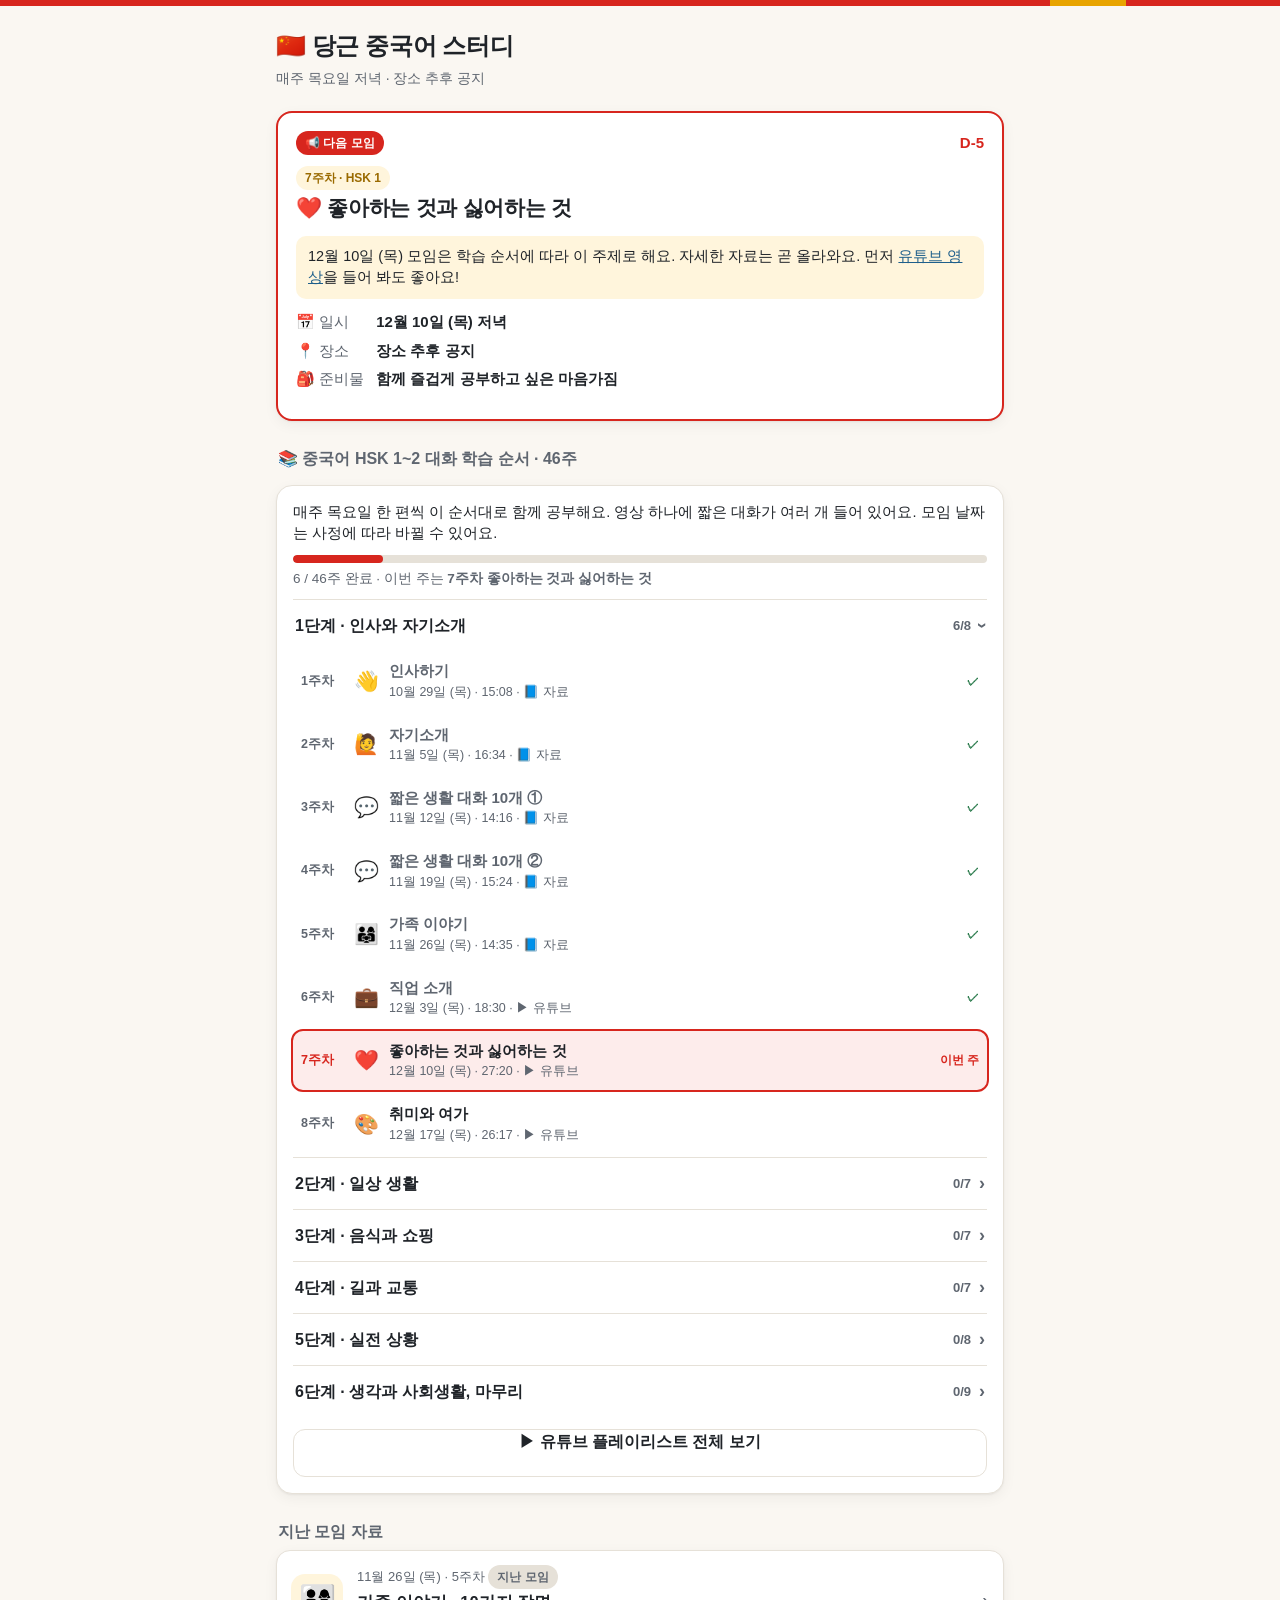
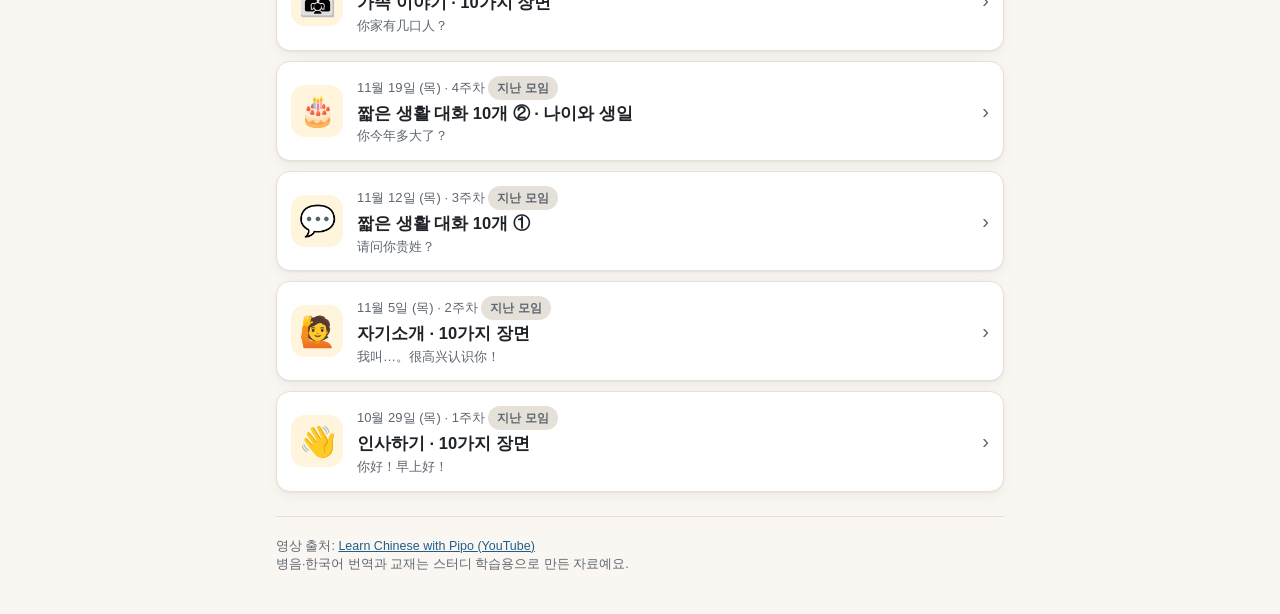
<file: index.html>
<!doctype html>
<html lang="ko">
<head>
<meta charset="utf-8">
<meta name="viewport" content="width=device-width,initial-scale=1,viewport-fit=cover">
<title>당근 중국어 스터디</title>
<meta name="description" content="매주 목요일 저녁 · 중국어 회화 듣기와 학습 교재">
<meta property="og:title" content="당근 중국어 스터디">
<meta property="og:description" content="매주 목요일 저녁 · 중국어 대화 듣기 · 병음 · 학습 교재 · 단어장">
<meta property="og:type" content="website">
<meta name="theme-color" content="#d7261e">
<link rel="icon" href="data:image/svg+xml,<svg xmlns='http://www.w3.org/2000/svg' viewBox='0 0 100 100'><text y='.9em' font-size='90'>🇨🇳</text></svg>">
<link rel="stylesheet" href="assets/style.css">
</head>
<body>
<div class="stripe"></div>
<div class="wrap">
  <header class="site">
    <h1>🇨🇳 당근 중국어 스터디</h1>
    <p id="tagline"></p>
  </header>
  <main id="app"><p class="hint">불러오는 중…</p></main>
  <footer id="foot"></footer>
</div>
<script src="assets/common.js"></script>
<script src="assets/home.js"></script>
</body>
</html>
</file>
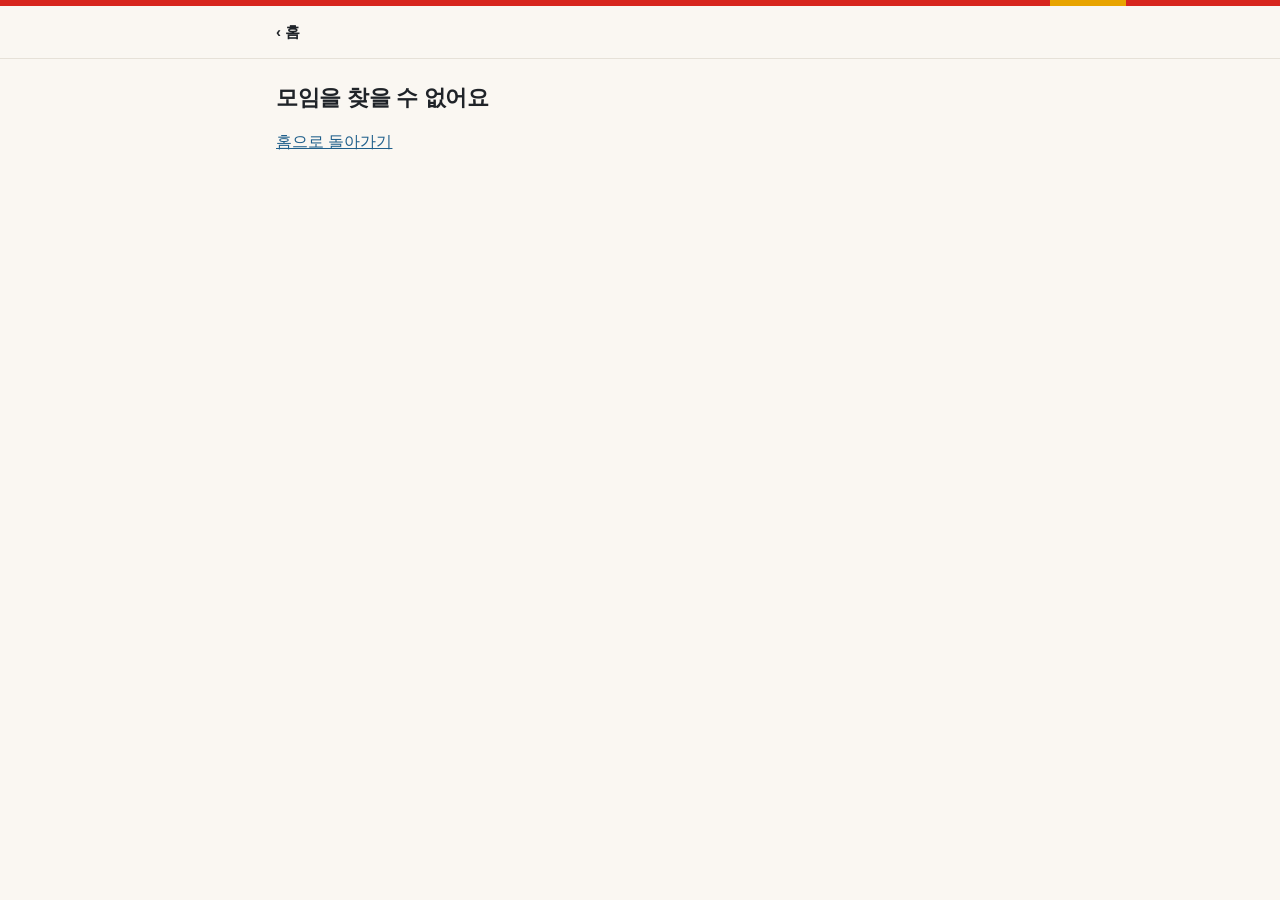
<file: meeting.html>
<!doctype html>
<html lang="ko">
<head>
<meta charset="utf-8">
<meta name="viewport" content="width=device-width,initial-scale=1,viewport-fit=cover">
<title>모임 자료 · 당근 중국어 스터디</title>
<meta property="og:title" content="당근 중국어 스터디 · 모임 자료">
<meta property="og:description" content="문장을 누르면 그 부분부터 재생 · 한국어 번역 · 학습 교재 · 단어장">
<meta name="theme-color" content="#d7261e">
<link rel="icon" href="data:image/svg+xml,<svg xmlns='http://www.w3.org/2000/svg' viewBox='0 0 100 100'><text y='.9em' font-size='90'>🇨🇳</text></svg>">
<link rel="stylesheet" href="assets/style.css">
</head>
<body>
<div class="stripe"></div>
<div class="topbar"><div class="wrap">
  <div class="row"><a class="back" href="./">‹ 홈</a><div class="ttl" id="ttl"></div></div>
  <div class="tabs" role="tablist">
    <button role="tab" data-tab="listen" aria-selected="true">🎧 듣기</button>
    <button role="tab" data-tab="book" aria-selected="false">📘 교재</button>
    <button role="tab" data-tab="vocab" aria-selected="false">📝 단어장</button>
  </div>
</div></div>

<div class="wrap">
  <div class="hero" id="hero"></div>

  <section class="pane on" id="pane-listen">
    <div class="src" id="srcSel">
      <button data-src="yt" aria-pressed="true">▶ 유튜브로 듣기</button>
      <button data-src="mp3" aria-pressed="false">🎧 MP3로 듣기</button>
    </div>
    <div class="ytbox" id="ytbox"><div id="yt"></div></div>
    <p class="hint" id="srcHint"></p>
    <div class="opts">
      <label><input type="checkbox" id="optPy" checked> 병음</label>
      <label><input type="checkbox" id="optKo" checked> 한국어 번역</label>
      <label><input type="checkbox" id="optScroll" checked> 자동 스크롤</label>
      <label><input type="checkbox" id="optLoop"> 현재 문장 반복</label>
    </div>
    <select class="jump" id="jump" aria-label="구간 이동"></select>
    <div id="lines"></div>
  </section>

  <section class="pane" id="pane-book">
    <div class="wbtools" id="wbtools"></div>
    <div id="wb"></div>
  </section>

  <section class="pane" id="pane-vocab">
    <div class="vtools">
      <button id="vHide" aria-pressed="false">🙈 뜻 가리기</button>
      <button id="vUndone" aria-pressed="false">✅ 외운 단어 숨기기</button>
    </div>
    <div class="vprog" id="vprog"></div>
    <div id="vlist"></div>
  </section>
</div>

<audio id="au" preload="metadata"></audio>
<div class="bar"><div class="bar-in">
  <div class="now" id="now">문장을 누르거나 ▶ 버튼을 눌러 재생하세요.</div>
  <div class="ctrl">
    <button class="skip" id="btnPrev" aria-label="이전 문장">⏮</button>
    <button class="play" id="btnPlay" aria-label="재생">▶</button>
    <button class="skip" id="btnNext" aria-label="다음 문장">⏭</button>
    <span class="time" id="cur">0:00</span>
    <input type="range" id="seek" min="0" max="0" step="0.1" value="0" aria-label="재생 위치">
    <span class="time" id="dur">0:00</span>
    <select id="rate" aria-label="재생 속도"><option value="0.75">0.75×</option><option value="1" selected>1×</option><option value="1.25">1.25×</option></select>
  </div>
</div></div>

<script src="assets/common.js"></script>
<script src="assets/meeting.js"></script>
</body>
</html>
</file>
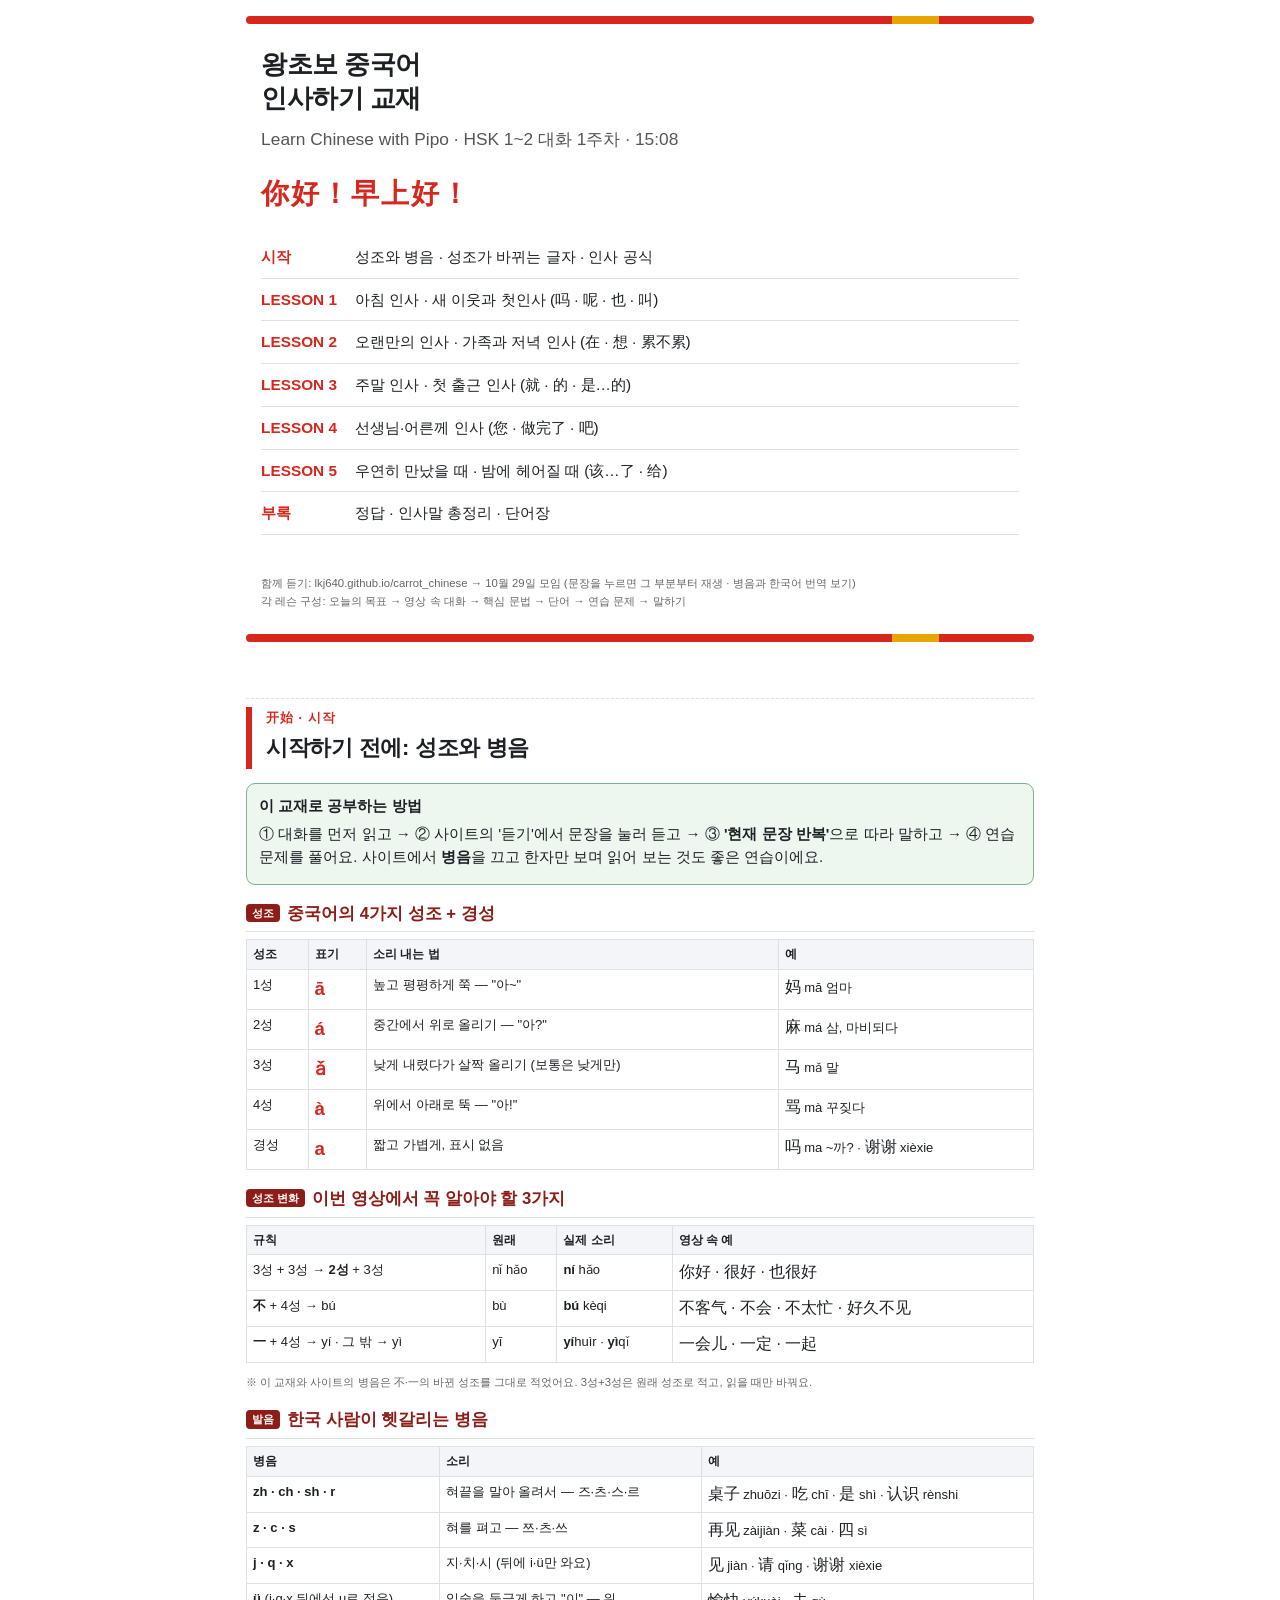
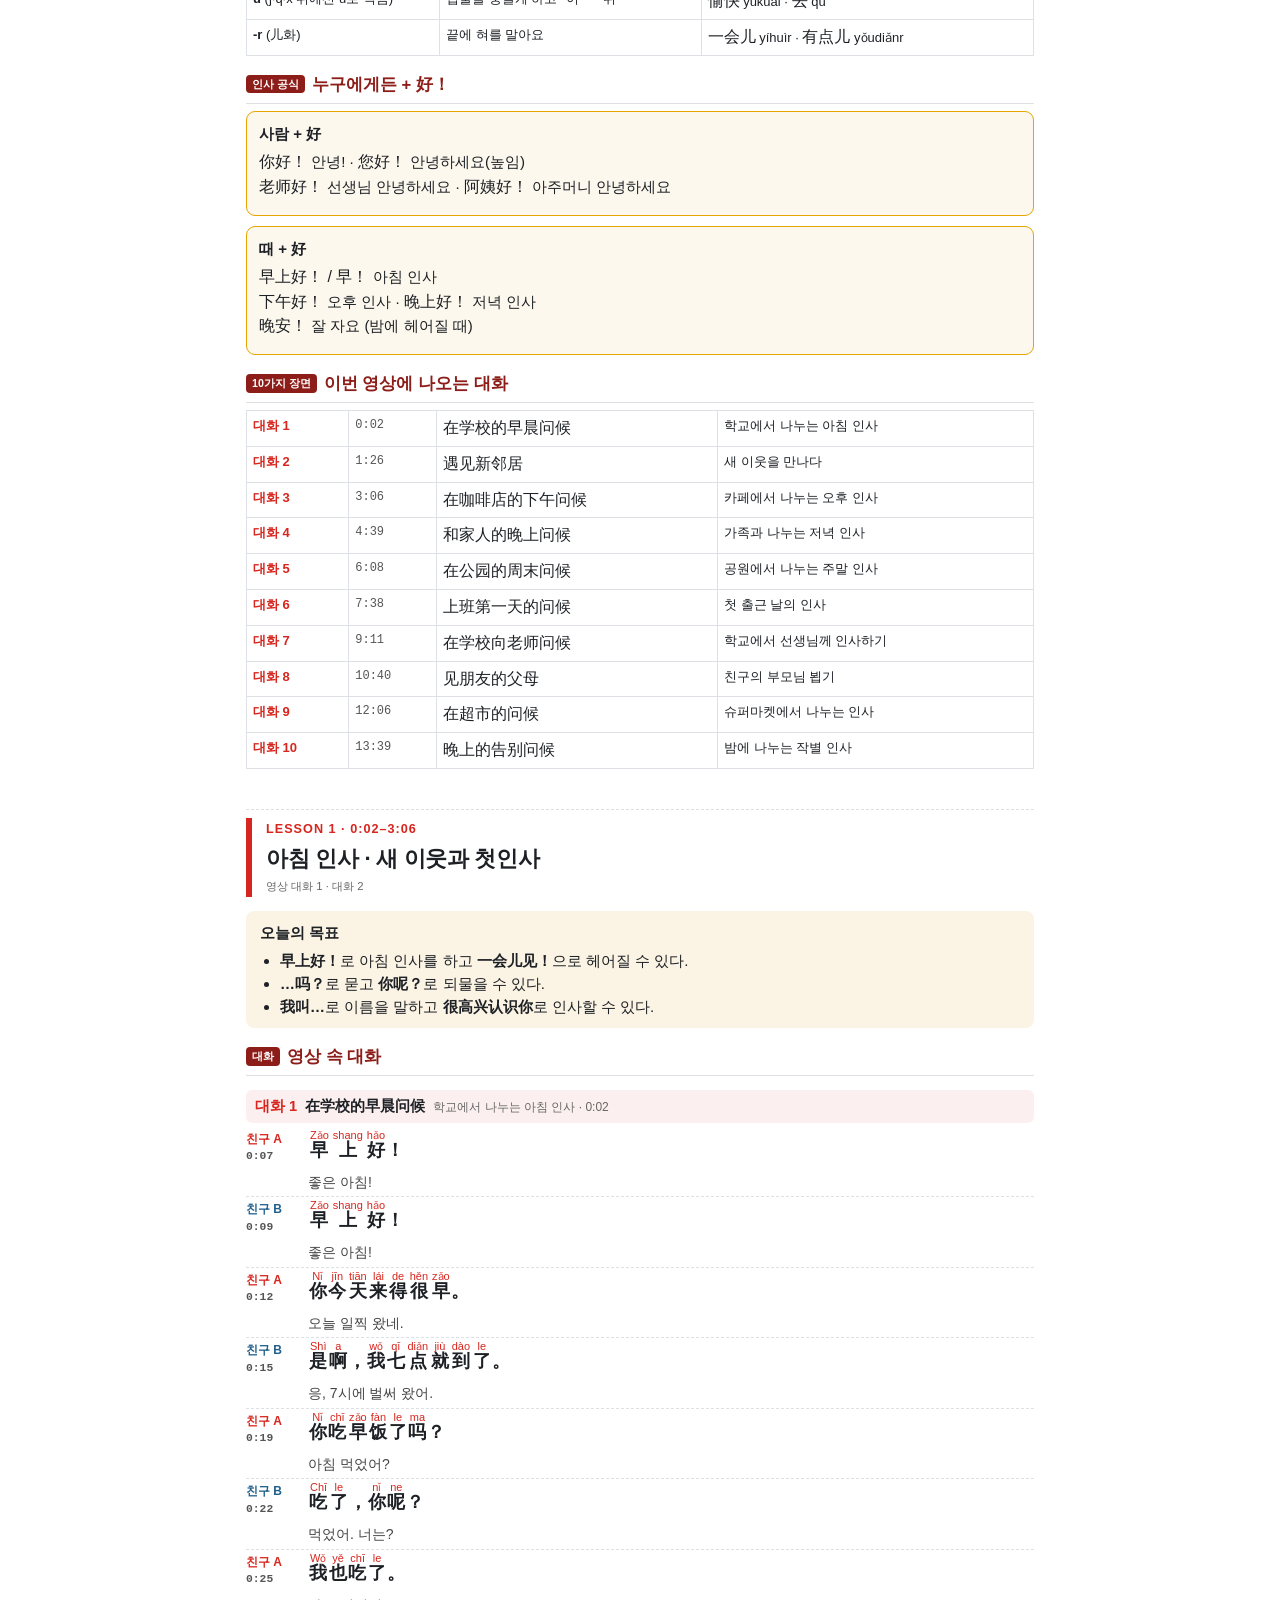
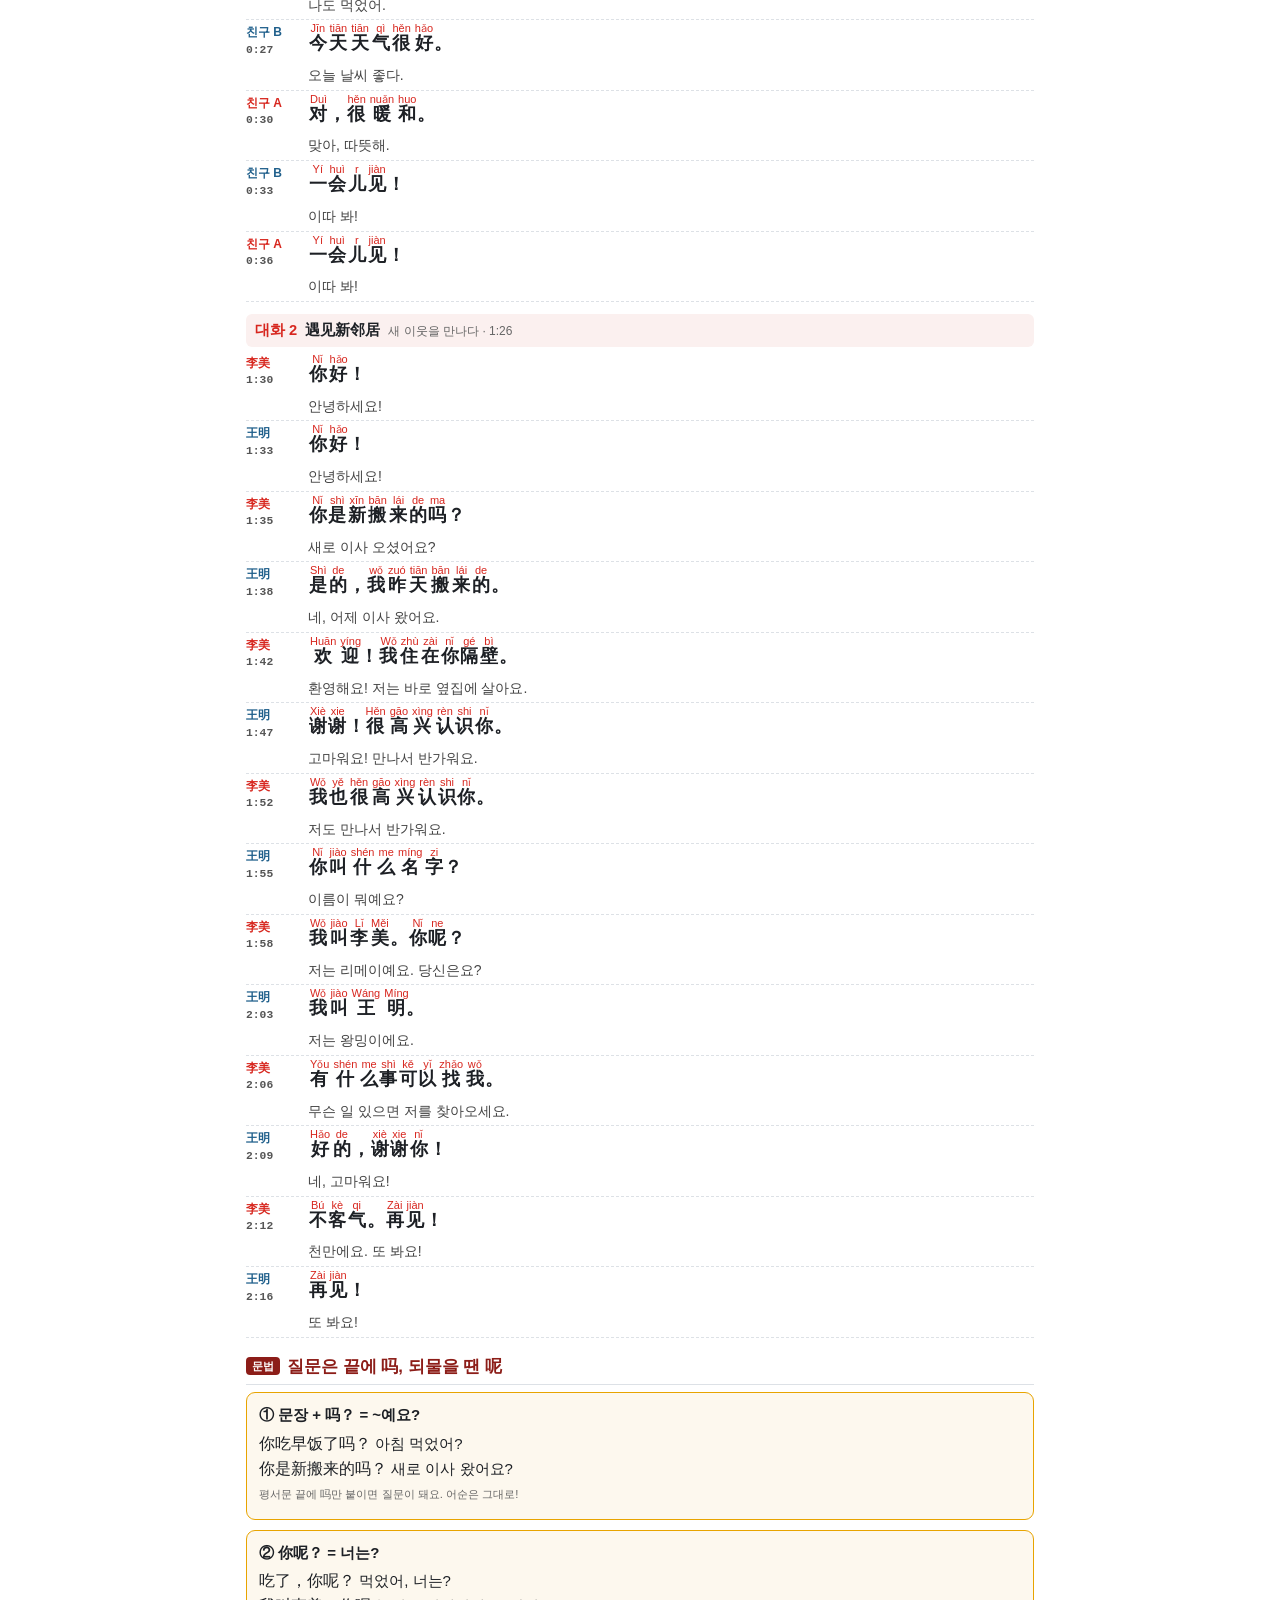
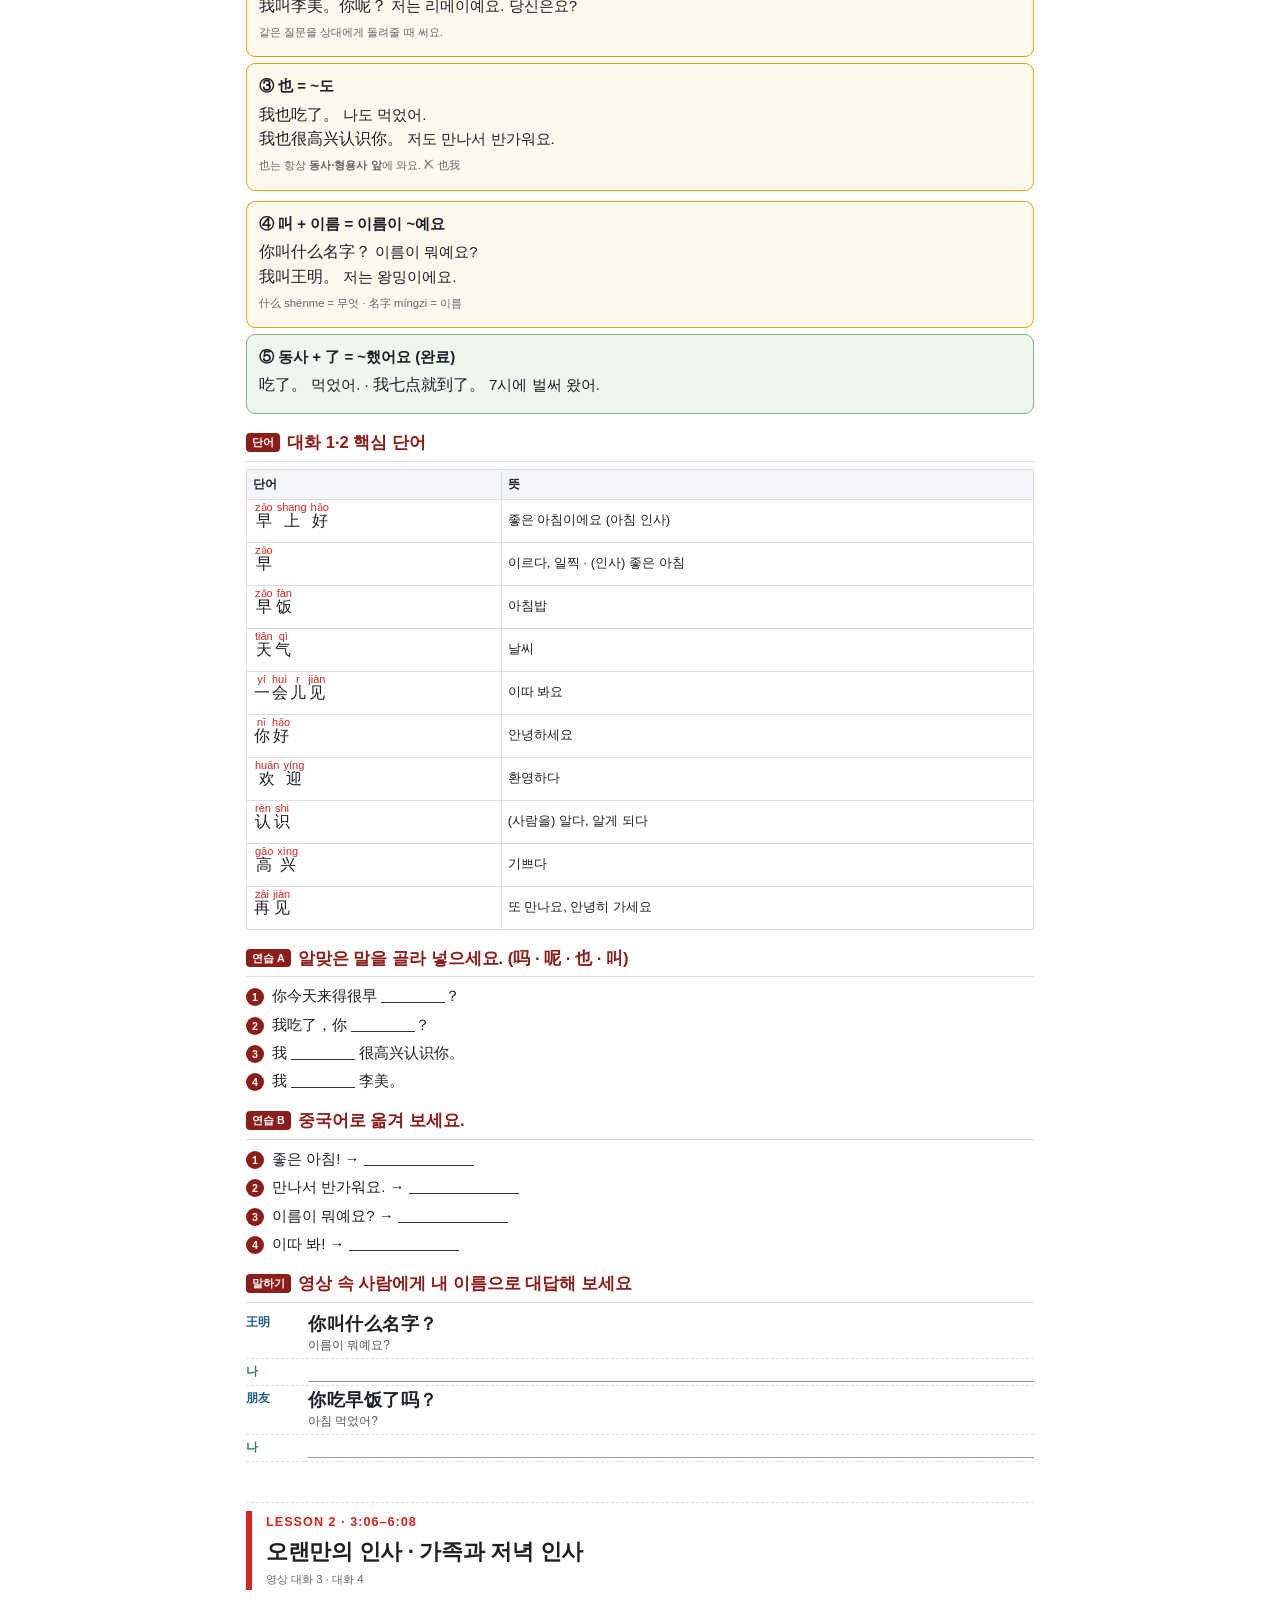
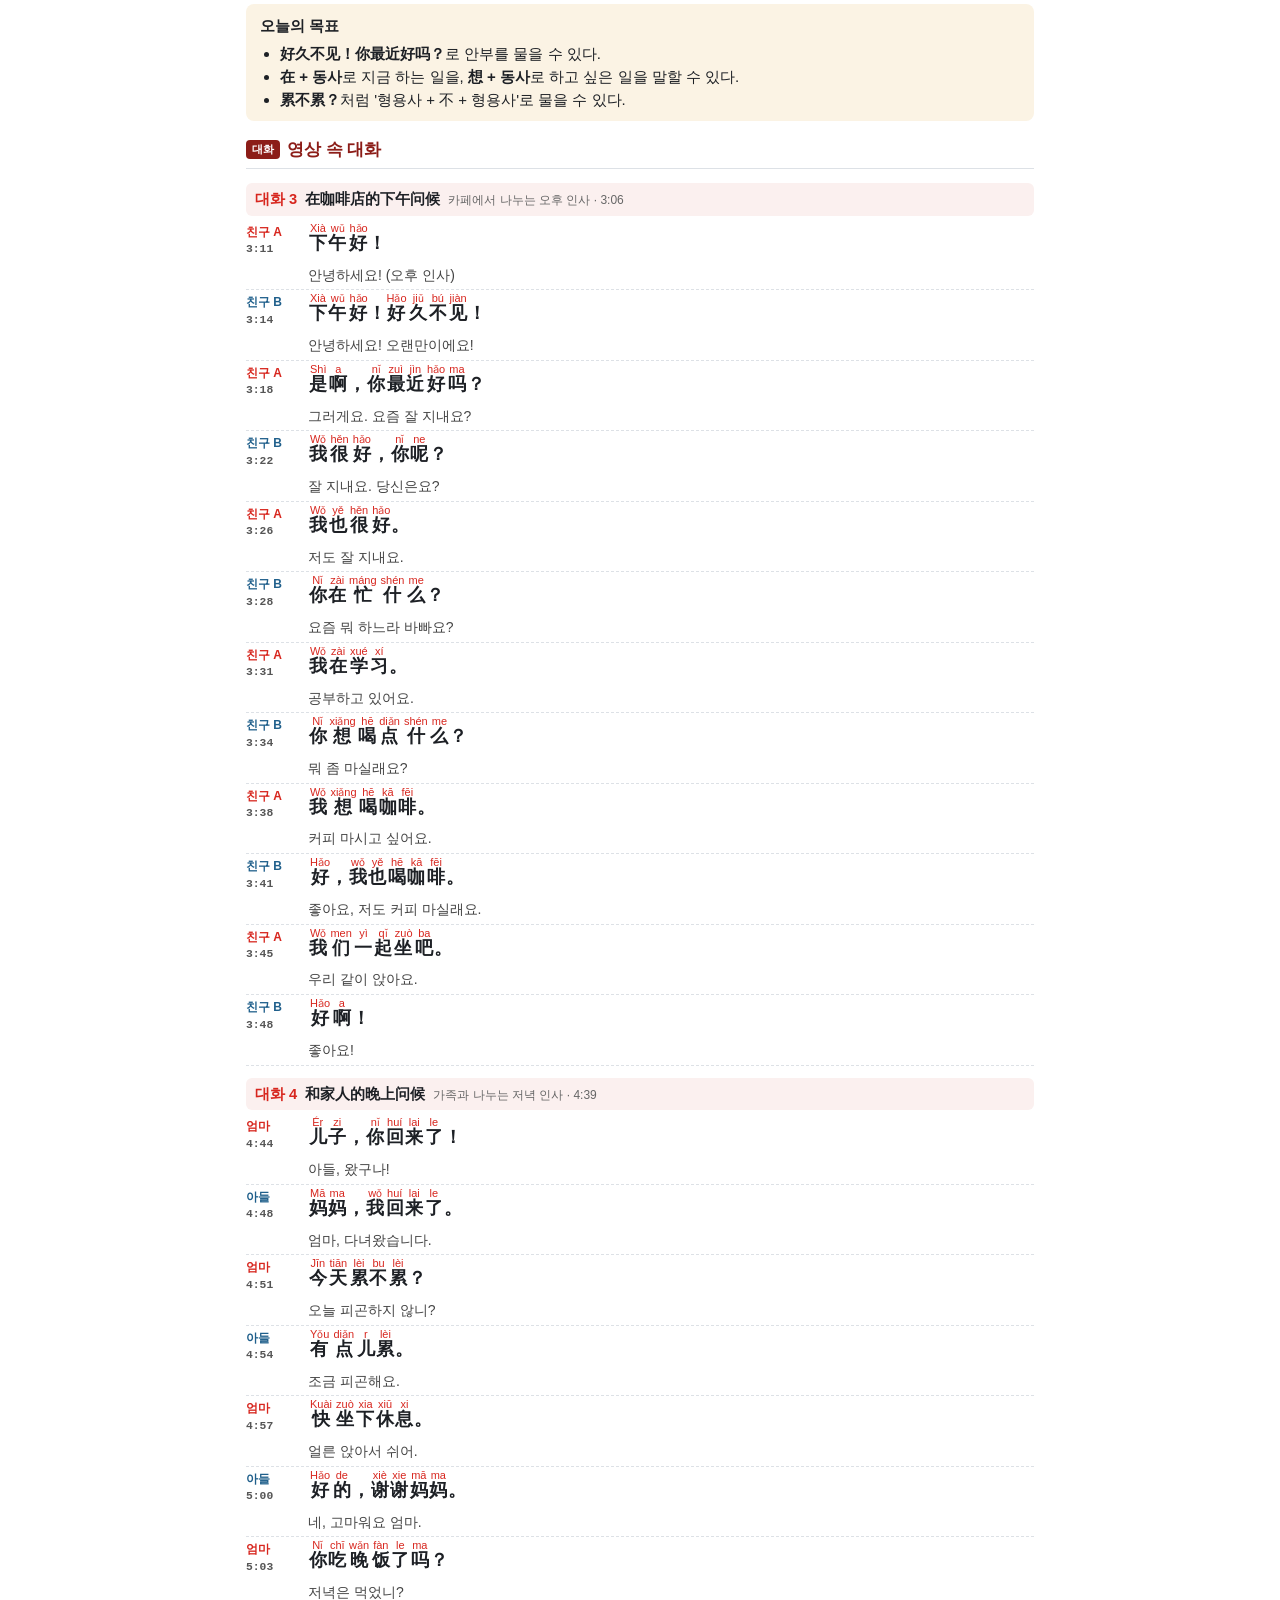
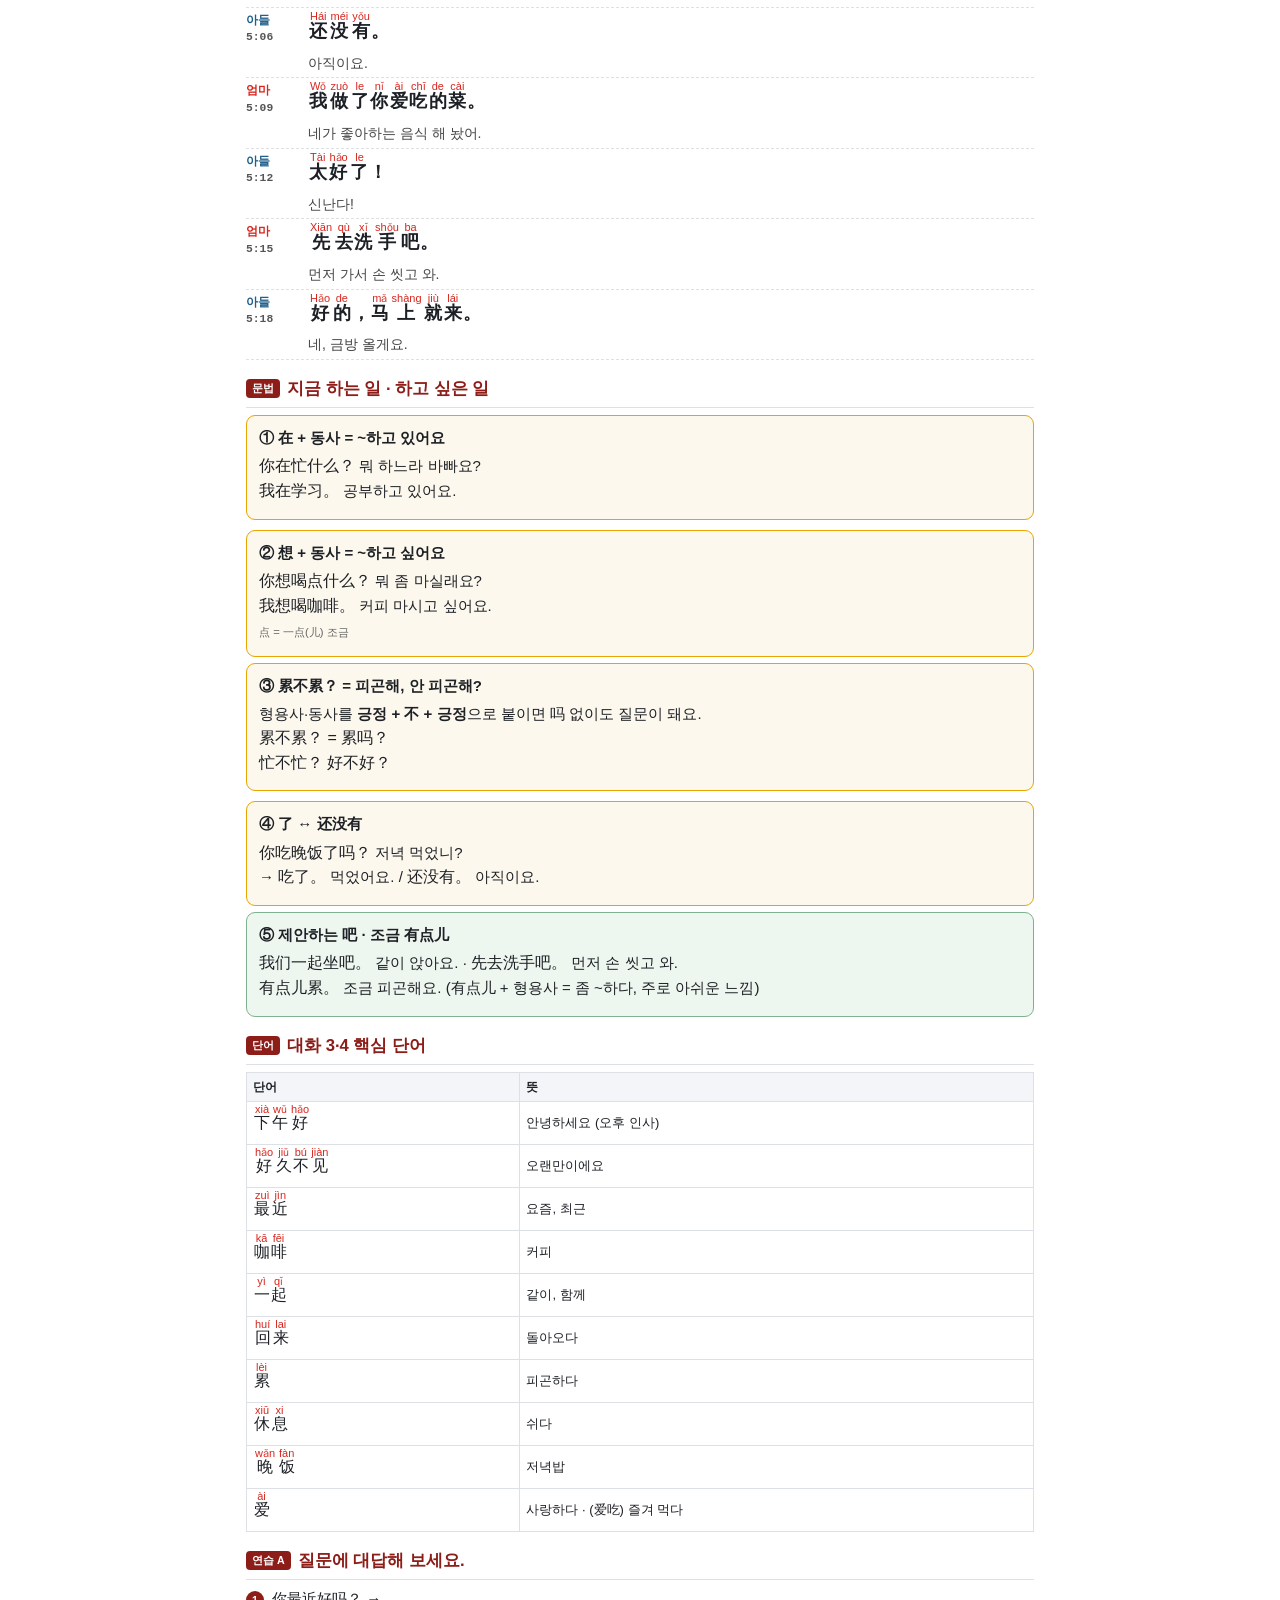
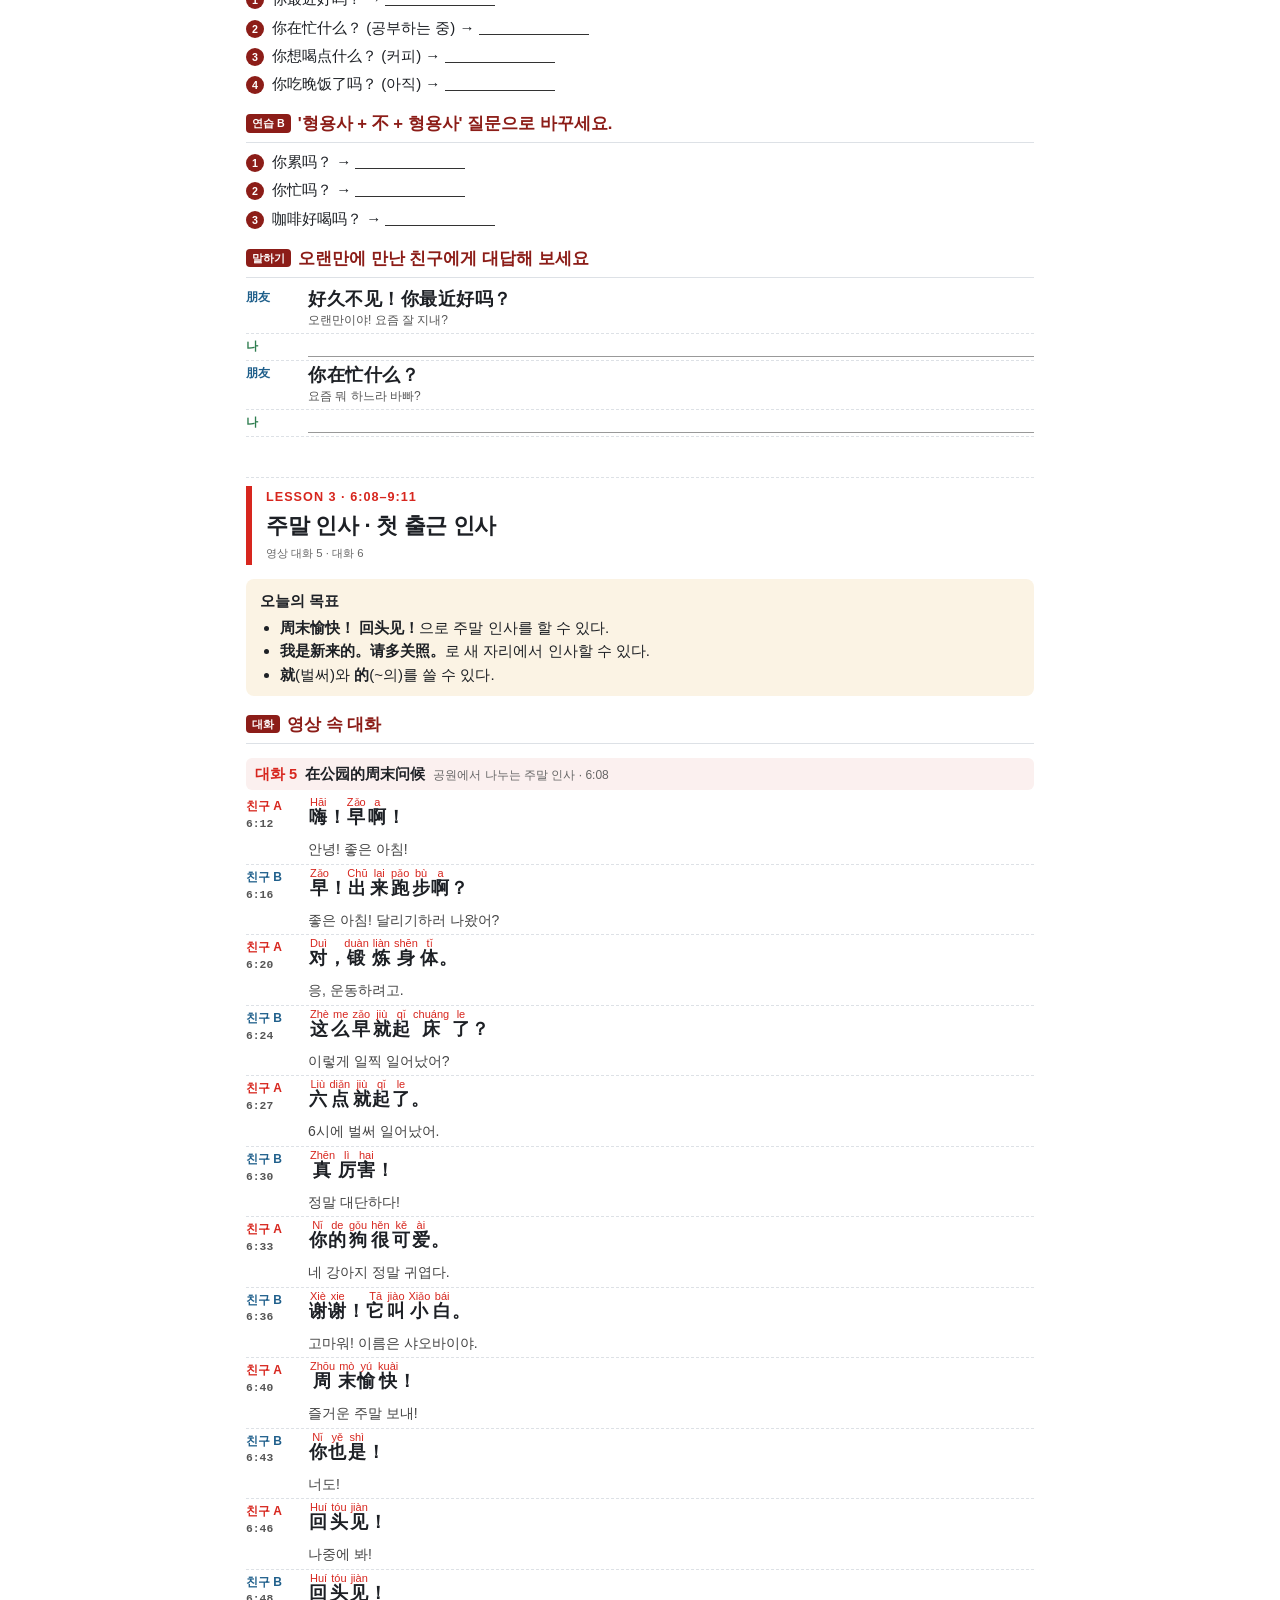
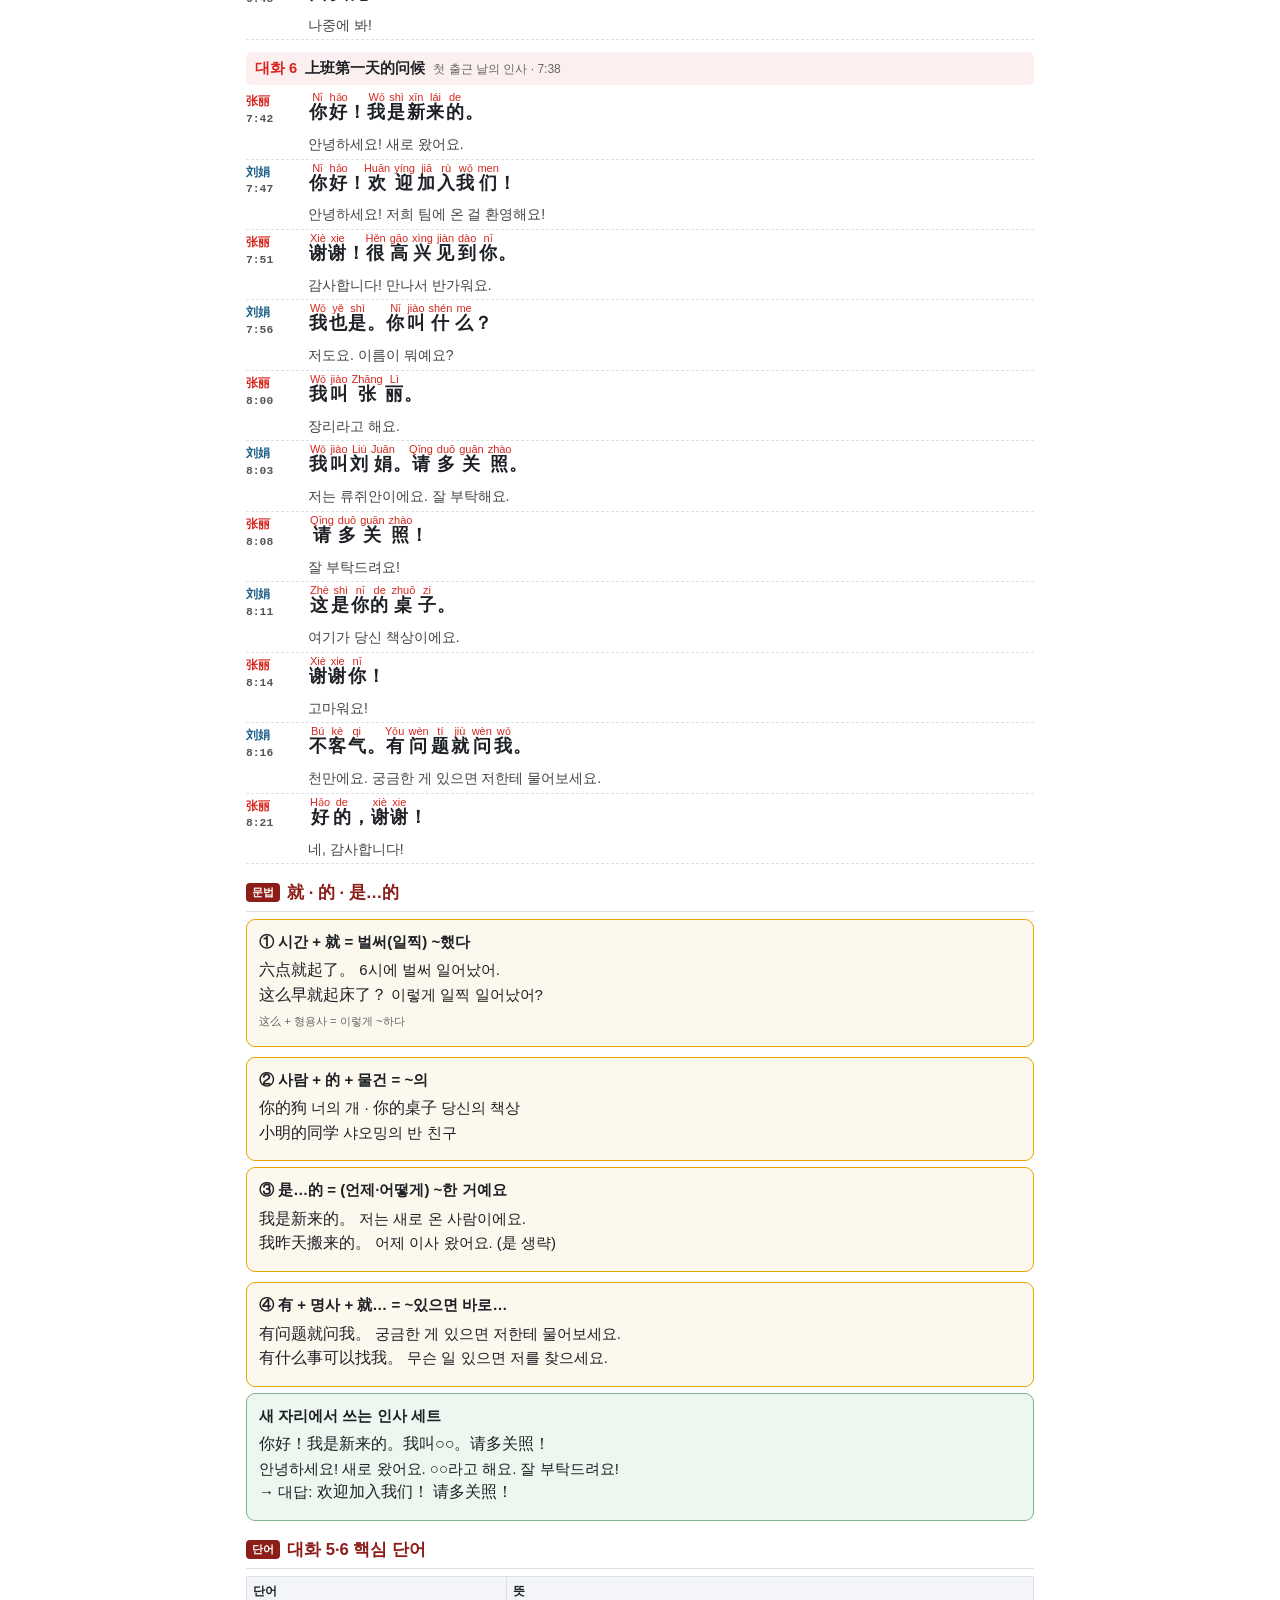
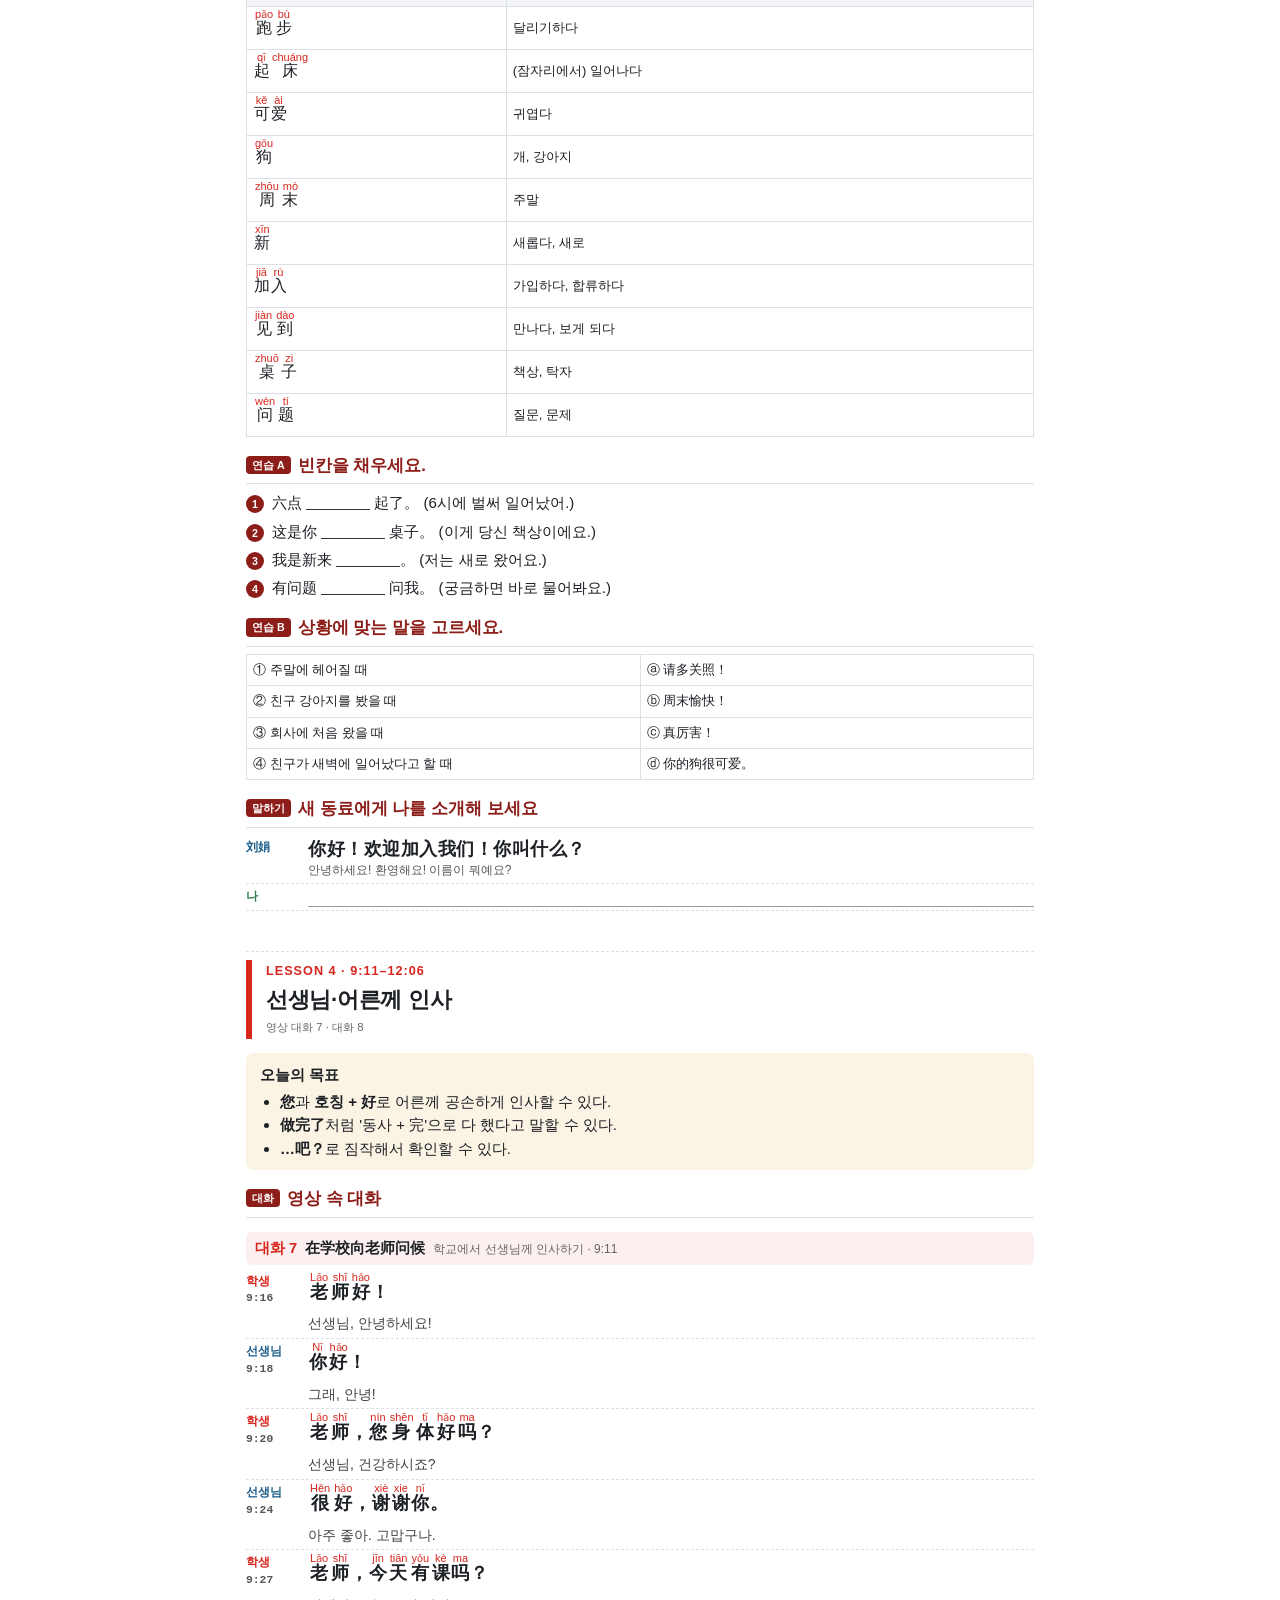
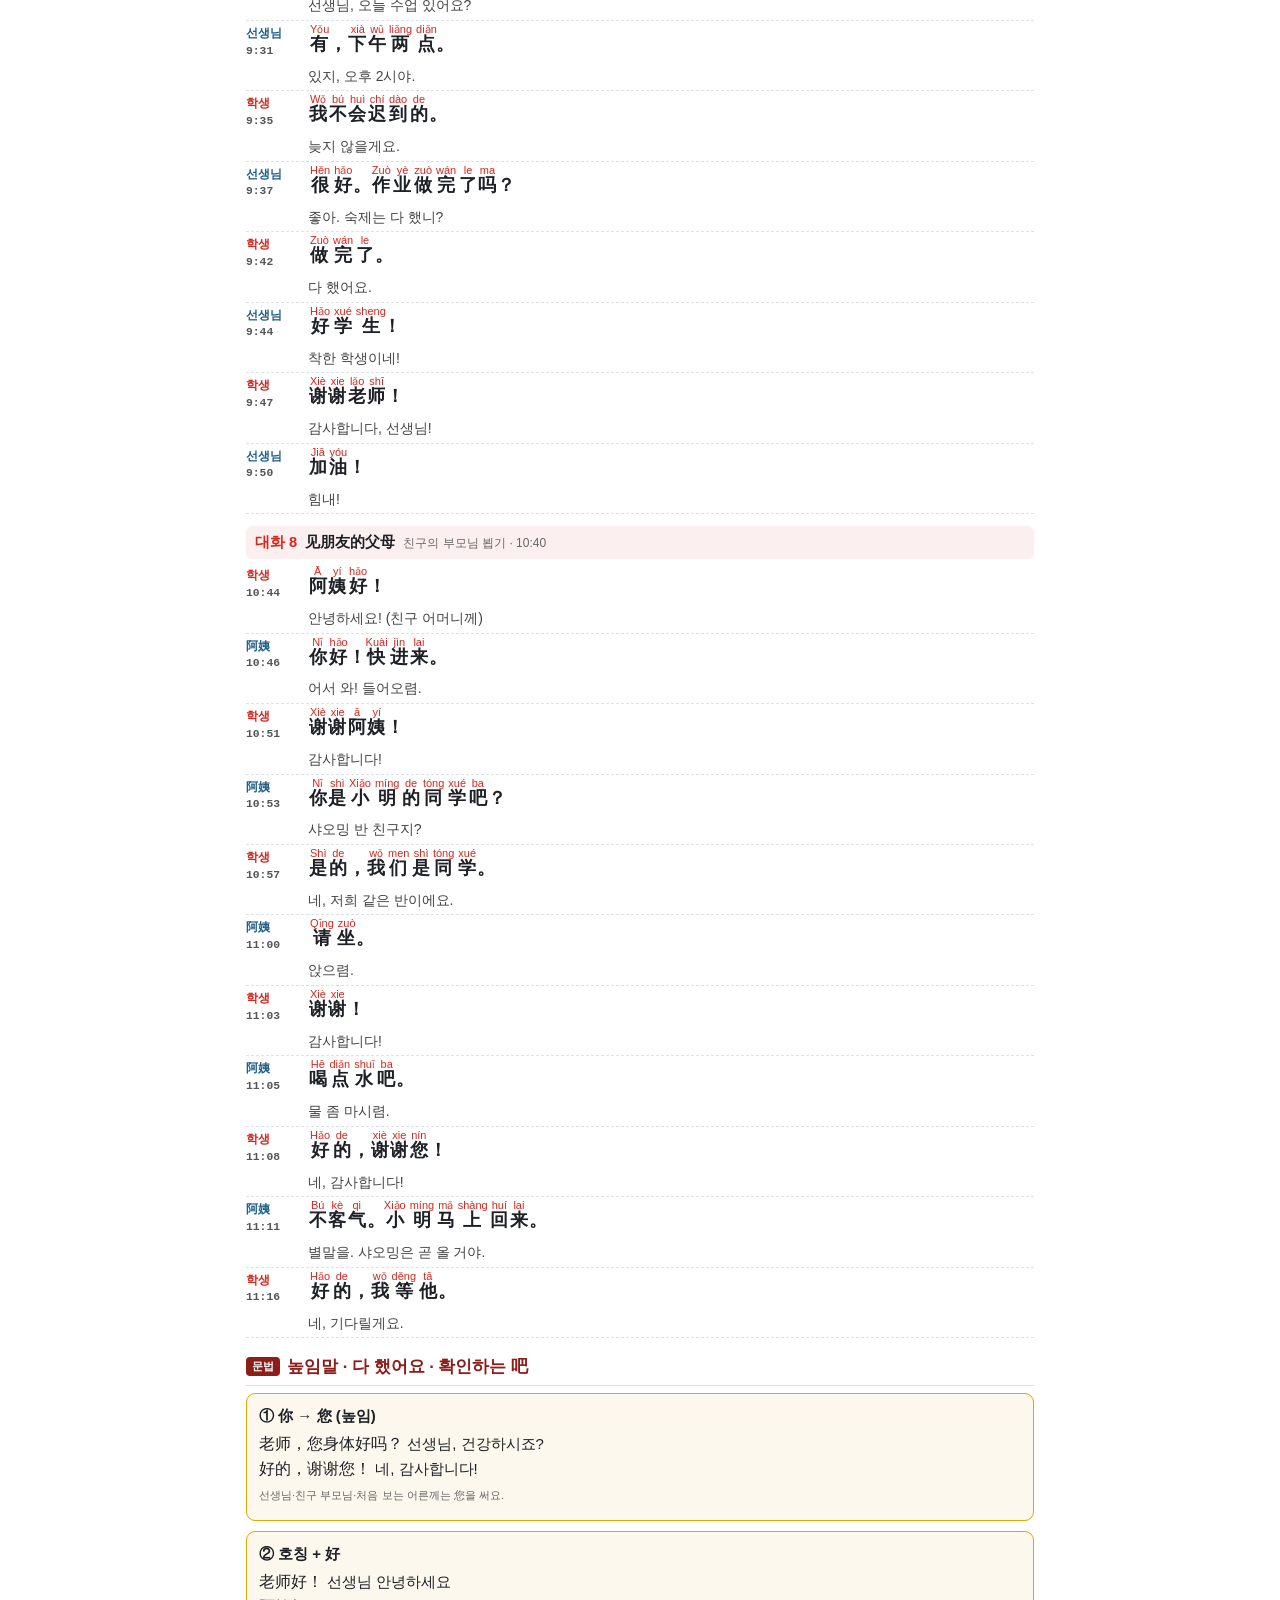
<file: meetings/2026-10-29/workbook.html>
<!doctype html><html lang="ko"><head><meta charset="utf-8"><title>중국어 인사하기 교재 1주차</title><style>@page{size:A4;margin:16mm 15mm 16mm}
:root{--red:#c0392b;--yel:#e6a817;--blue:#1f5f8b;--grn:#2e7d4f;--line:#dde1e6;--head:#f3f5f8}
*{box-sizing:border-box}
body{margin:0;font-family:"Helvetica Neue","Apple SD Gothic Neo",sans-serif;font-size:10.5pt;line-height:1.55;color:#1d2025;-webkit-print-color-adjust:exact;print-color-adjust:exact}
b{font-weight:700}
.lesson{break-before:page}
.cover{height:262mm;display:flex;flex-direction:column;justify-content:space-between}
.stripe{height:8px;border-radius:4px;background:linear-gradient(90deg,var(--red) 0 25%,var(--yel) 25% 75%,var(--red) 75%)}
.ct{padding:0 4mm;margin-top:-10mm}
.cover h1{font-size:30pt;line-height:1.3;margin:0 0 10px;letter-spacing:-.5px}
.cs{font-size:13pt;color:#555}
.big{color:var(--red);font-size:20pt;font-weight:800;margin:34px 0 26px}
.toc{width:100%;border-collapse:collapse;font-size:11.5pt}
.toc th{color:var(--red);text-align:left;width:82px;padding:9px 0;border-bottom:1px solid var(--line);white-space:nowrap}
.toc td{padding:9px 0 9px 12px;border-bottom:1px solid var(--line)}
.foot{font-size:8.5pt;color:#666;margin-top:40px}
.hd{border-left:6px solid var(--red);padding:2px 0 2px 14px;margin-bottom:14px}
.hd .k{color:var(--red);font-weight:700;letter-spacing:1px;font-size:9.5pt}
.hd h1{margin:2px 0 2px;font-size:20pt;letter-spacing:-.3px}
.hd .s{font-size:8.5pt;color:#666}
.goal{background:#fbf3e4;border-radius:8px;padding:10px 14px;margin:10px 0 16px;break-inside:avoid}
.goal ul{margin:4px 0 0;padding-left:20px}
h2{font-size:12.5pt;color:var(--blue);border-bottom:1px solid var(--line);padding-bottom:5px;margin:20px 0 9px;break-after:avoid}
.tag{display:inline-block;background:var(--blue);color:#fff;font-size:8pt;padding:1px 6px;border-radius:4px;margin-right:7px;vertical-align:2px}
.dlg{margin:4px 0 6px}
.dl{display:flex;gap:12px;border-bottom:1px dashed var(--line);padding:4px 0;break-inside:avoid}
.dw{flex:0 0 58px;font-size:9pt;font-weight:700}
.dw span{display:block;font-family:Menlo,monospace;font-size:8.5pt;color:#555;font-weight:700}
.dw.S{color:var(--red)}.dw.M{color:var(--blue)}.dw.T{color:var(--grn)}
.dl b{display:block}.dl small{display:block;color:#555;font-size:9pt}
.ans{flex:1;border-bottom:1px solid #999;height:20px}
.t{width:100%;border-collapse:collapse;margin:6px 0;font-size:9.8pt;break-inside:avoid}
.t th{background:var(--head);text-align:left;font-size:9pt;padding:6px 8px;border:1px solid var(--line)}
.t td{padding:6px 8px;border:1px solid var(--line);vertical-align:top}
.scale td:first-child{width:34px;text-align:center;font-size:13pt}
.fill td{height:34px}
.mine td{height:27px}.mine td:nth-child(3){width:45%}
.match td{width:50%}
.two{display:flex;gap:10px;margin:6px 0}.two>.box{flex:1}
.box{border:1.3px solid var(--yel);border-radius:9px;padding:10px 12px;background:#fdf8ee;break-inside:avoid}
.box p{margin:5px 0}
.note{border-radius:9px;padding:9px 13px;margin:8px 0;break-inside:avoid}
.note b:first-child{display:block;margin-bottom:2px}
.note.g{background:#eef6f0;border:1.3px solid #7fb38f}
.note.y{background:#fdf6e6;border:1.3px solid var(--yel)}
.note.r{background:#fdeeee;border:1.3px solid #e07b72}
.sm{font-size:8.5pt;color:#666}
.cS{color:var(--red)}.cM{color:var(--blue)}.cT{color:var(--grn)}
ol.q{list-style:none;padding:0;margin:4px 0}
ol.q li{margin:7px 0;font-weight:600;break-inside:avoid}
.n{display:inline-block;width:18px;height:18px;line-height:18px;border-radius:50%;background:var(--blue);color:#fff;font-size:8pt;text-align:center;margin-right:8px;font-weight:700}
.bl{display:inline-block;width:140px;border-bottom:1px solid #333;height:14px;vertical-align:-2px}
.bl.s{width:72px}
.grid4{display:grid;grid-template-columns:repeat(4,1fr);gap:8px 14px;font-weight:600;margin:6px 0}
.grid5{display:grid;grid-template-columns:repeat(5,1fr);gap:8px;font-size:9.5pt;text-align:center}
.grid5>div{border:1px solid var(--line);border-radius:8px;padding:6px}
.story{border:1.3px solid var(--yel);border-radius:9px;padding:11px 14px;font-weight:700;line-height:1.9;font-size:11pt;background:#fffdf7;break-inside:avoid}
.fillp{font-weight:600;line-height:2.4}
ul.chk{list-style:none;padding:0}ul.chk li::before{content:"☐ ";font-size:12pt}
.ans-list p{margin:6px 0}
.vcols{columns:2;column-gap:12px}
.t.v{font-size:8.6pt;margin:0 0 10px}
.t.v td{padding:3px 6px}.t.v td:first-child{width:52%}
.cb{display:inline-block;width:9px;height:9px;border:1px solid #777;margin-right:5px}
/* ---- 화면(웹·모바일)용 ---- */
@media screen{
body{font-size:15px;max-width:820px;margin:0 auto;padding:0 16px 40px;background:#fff}
.lesson{margin-top:40px;padding-top:8px;border-top:1px dashed var(--line)}
.cover{height:auto;gap:24px;padding:16px 0}
.ct{margin-top:0}
.cover h1{font-size:26px}.big{font-size:20px;margin:20px 0}
.hd h1{font-size:22px}
.two{flex-direction:column}
.grid4{grid-template-columns:repeat(2,1fr)}
.grid5{grid-template-columns:repeat(2,1fr)}
.t{font-size:13px}.t td,.t th{padding:5px 6px;overflow-wrap:anywhere}
.vcols{columns:1}
.bl{width:110px}.bl.s{width:64px}
.dw{flex-basis:52px}
}

/* ---- 중국어 교재용 ---- */
:root{--red:#d7261e;--yel:#e8a400;--blue:#8c1d18}
.stripe{background:linear-gradient(90deg,var(--red) 0 82%,var(--yel) 82% 88%,var(--red) 88%)}
.zh,[lang="zh-CN"]{font-family:"PingFang SC","Hiragino Sans GB","Noto Sans SC","Noto Sans CJK SC","Microsoft YaHei",sans-serif}
.big{font-size:28pt;letter-spacing:2px}
.dl b.zh{font-size:12.5pt;letter-spacing:.5px}
.dl i.py{display:block;font-style:normal;color:var(--red);font-size:9.5pt}
.dw.A{color:var(--red)}.dw.B{color:#1f5f8b}
h3.scene{font-size:11pt;margin:14px 0 4px;padding:5px 9px;background:#fbf0ef;border-radius:6px;break-after:avoid}
h3.scene .sn{color:var(--red);margin-right:4px}
h3.scene .sk{font-weight:400;color:#666;font-size:9pt;margin-left:4px}
.box>b:first-child{display:block;margin-bottom:2px}
.box.g{background:#eef6f0;border-color:#7fb38f}
.box .zh{font-size:11.5pt}
.t .zh{font-size:11pt}
.words .wz{font-size:12pt;white-space:nowrap}
.wp{color:var(--red);white-space:nowrap}
.tone td:nth-child(2){font-size:14pt;color:var(--red)}
.scenes td:first-child{white-space:nowrap;font-weight:700;color:var(--red)}
.scenes td:nth-child(2){font-family:Menlo,monospace;font-size:9pt;color:#555}
ol.q li{font-weight:500;margin:5px 0}
.dlg .dl{display:grid;grid-template-columns:54px 1fr 38%;gap:2px 10px;padding:3px 0;align-items:center}
.dlg .dl .dk{color:#444;font-size:9.3pt}
.dl b.zh{line-height:1.3}
h2{margin:16px 0 7px}
.vcols{columns:1}
.t.v td:first-child{width:30%}.t.v td.wp{width:28%}
.t.v{font-size:9pt;break-inside:auto}.t.v td{padding:2px 6px}.t.v tr{break-inside:avoid}
.lesson .dlg + h3.scene{margin-top:12px}
@media screen{
.dlg .dl{grid-template-columns:52px 1fr;align-items:start}.dlg .dl .dk{grid-column:2;font-size:14px}
.dl b.zh{font-size:18px}.dl i.py{font-size:13.5px}
.box .zh,.t .zh{font-size:16px}
.big{font-size:28px}
}
/* 병음을 한자 위에 (tools/ruby.py) */
.rb ruby{ruby-position:over;margin:0 .5px}
.rb rt{color:var(--red);font-size:7.5pt;font-weight:500;letter-spacing:0;padding:0 1.5px;font-family:-apple-system,"Helvetica Neue",Arial,sans-serif}
.dl b.zh.rb{line-height:2.1}
.t .zh.rb{line-height:2;white-space:nowrap}
.t .zh + i.py{display:block;font-style:normal;color:var(--red);font-size:8.5pt}
.t.v td:first-child{width:42%}
.t.v td,.words td{vertical-align:middle}
@media screen{.rb rt{font-size:11px}}
</style></head><body><section class="cover"><div class="stripe"></div>
<div class="ct"><h1>왕초보 중국어<br>인사하기 교재</h1>
<div class="cs">Learn Chinese with Pipo · HSK 1~2 대화 1주차 · 15:08</div>
<div class="big" lang="zh-CN">你好！早上好！</div>
<table class="toc">
<tr><th>시작</th><td>성조와 병음 · 성조가 바뀌는 글자 · 인사 공식</td></tr>
<tr><th>LESSON 1</th><td>아침 인사 · 새 이웃과 첫인사 (吗 · 呢 · 也 · 叫)</td></tr>
<tr><th>LESSON 2</th><td>오랜만의 인사 · 가족과 저녁 인사 (在 · 想 · 累不累)</td></tr>
<tr><th>LESSON 3</th><td>주말 인사 · 첫 출근 인사 (就 · 的 · 是…的)</td></tr>
<tr><th>LESSON 4</th><td>선생님·어른께 인사 (您 · 做完了 · 吧)</td></tr>
<tr><th>LESSON 5</th><td>우연히 만났을 때 · 밤에 헤어질 때 (该…了 · 给)</td></tr>
<tr><th>부록</th><td>정답 · 인사말 총정리 · 단어장</td></tr>
</table>
<div class="foot">함께 듣기: lkj640.github.io/carrot_chinese → 10월 29일 모임 (문장을 누르면 그 부분부터 재생 · 병음과 한국어 번역 보기)<br>
각 레슨 구성: 오늘의 목표 → 영상 속 대화 → 핵심 문법 → 단어 → 연습 문제 → 말하기</div></div>
<div class="stripe"></div></section><section class="lesson"><div class="hd"><div class="k">开始 · 시작</div><h1>시작하기 전에: 성조와 병음</h1></div><div class="box g"><b>이 교재로 공부하는 방법</b><p>① 대화를 먼저 읽고 → ② 사이트의 '듣기'에서 문장을 눌러 듣고 → ③ <b>'현재 문장 반복'</b>으로 따라 말하고 → ④ 연습 문제를 풀어요. 사이트에서 <b>병음</b>을 끄고 한자만 보며 읽어 보는 것도 좋은 연습이에요.</p></div><h2><span class="tag">성조</span>중국어의 4가지 성조 + 경성</h2>
<table class="t tone"><tr><th>성조</th><th>표기</th><th>소리 내는 법</th><th>예</th></tr>
<tr><td>1성</td><td><b>ā</b></td><td>높고 평평하게 쭉 — "아~"</td><td><span class="zh" lang="zh-CN">妈</span> mā 엄마</td></tr>
<tr><td>2성</td><td><b>á</b></td><td>중간에서 위로 올리기 — "아?"</td><td><span class="zh" lang="zh-CN">麻</span> má 삼, 마비되다</td></tr>
<tr><td>3성</td><td><b>ǎ</b></td><td>낮게 내렸다가 살짝 올리기 (보통은 낮게만)</td><td><span class="zh" lang="zh-CN">马</span> mǎ 말</td></tr>
<tr><td>4성</td><td><b>à</b></td><td>위에서 아래로 뚝 — "아!"</td><td><span class="zh" lang="zh-CN">骂</span> mà 꾸짖다</td></tr>
<tr><td>경성</td><td><b>a</b></td><td>짧고 가볍게, 표시 없음</td><td><span class="zh" lang="zh-CN">吗</span> ma ~까? · <span class="zh" lang="zh-CN">谢谢</span> xièxie</td></tr></table>
<h2><span class="tag">성조 변화</span>이번 영상에서 꼭 알아야 할 3가지</h2>
<table class="t"><tr><th>규칙</th><th>원래</th><th>실제 소리</th><th>영상 속 예</th></tr>
<tr><td>3성 + 3성 → <b>2성</b> + 3성</td><td>nǐ hǎo</td><td><b>ní</b> hǎo</td><td><span class="zh" lang="zh-CN">你好 · 很好 · 也很好</span></td></tr>
<tr><td><b>不</b> + 4성 → bú</td><td>bù</td><td><b>bú</b> kèqi</td><td><span class="zh" lang="zh-CN">不客气 · 不会 · 不太忙 · 好久不见</span></td></tr>
<tr><td><b>一</b> + 4성 → yí · 그 밖 → yì</td><td>yī</td><td><b>yí</b>huìr · <b>yì</b>qǐ</td><td><span class="zh" lang="zh-CN">一会儿 · 一定 · 一起</span></td></tr></table>
<p class="sm">※ 이 교재와 사이트의 병음은 不·一의 바뀐 성조를 그대로 적었어요. 3성+3성은 원래 성조로 적고, 읽을 때만 바꿔요.</p>
<h2><span class="tag">발음</span>한국 사람이 헷갈리는 병음</h2>
<table class="t"><tr><th>병음</th><th>소리</th><th>예</th></tr>
<tr><td><b>zh · ch · sh · r</b></td><td>혀끝을 말아 올려서 — 즈·츠·스·르</td><td><span class="zh" lang="zh-CN">桌子</span> zhuōzi · <span class="zh" lang="zh-CN">吃</span> chī · <span class="zh" lang="zh-CN">是</span> shì · <span class="zh" lang="zh-CN">认识</span> rènshi</td></tr>
<tr><td><b>z · c · s</b></td><td>혀를 펴고 — 쯔·츠·쓰</td><td><span class="zh" lang="zh-CN">再见</span> zàijiàn · <span class="zh" lang="zh-CN">菜</span> cài · <span class="zh" lang="zh-CN">四</span> sì</td></tr>
<tr><td><b>j · q · x</b></td><td>지·치·시 (뒤에 i·ü만 와요)</td><td><span class="zh" lang="zh-CN">见</span> jiàn · <span class="zh" lang="zh-CN">请</span> qǐng · <span class="zh" lang="zh-CN">谢谢</span> xièxie</td></tr>
<tr><td><b>ü</b> (j·q·x 뒤에선 u로 적음)</td><td>입술을 둥글게 하고 "이" — 위</td><td><span class="zh" lang="zh-CN">愉快</span> yúkuài · <span class="zh" lang="zh-CN">去</span> qù</td></tr>
<tr><td><b>-r</b> (儿화)</td><td>끝에 혀를 말아요</td><td><span class="zh" lang="zh-CN">一会儿</span> yíhuìr · <span class="zh" lang="zh-CN">有点儿</span> yǒudiǎnr</td></tr></table>
<h2><span class="tag">인사 공식</span>누구에게든 + 好！</h2><div class="two"><div class="box y"><b>사람 + 好</b><p><span class="zh" lang="zh-CN">你好！</span> 안녕! · <span class="zh" lang="zh-CN">您好！</span> 안녕하세요(높임)<br><span class="zh" lang="zh-CN">老师好！</span> 선생님 안녕하세요 · <span class="zh" lang="zh-CN">阿姨好！</span> 아주머니 안녕하세요</p></div><div class="box y"><b>때 + 好</b><p><span class="zh" lang="zh-CN">早上好！ / 早！</span> 아침 인사<br><span class="zh" lang="zh-CN">下午好！</span> 오후 인사 · <span class="zh" lang="zh-CN">晚上好！</span> 저녁 인사<br><span class="zh" lang="zh-CN">晚安！</span> 잘 자요 (밤에 헤어질 때)</p></div></div><h2><span class="tag">10가지 장면</span>이번 영상에 나오는 대화</h2><table class="t scenes"><tr><td>대화 1</td><td>0:02</td><td><span class="zh" lang="zh-CN">在学校的早晨问候</span></td><td>학교에서 나누는 아침 인사</td></tr><tr><td>대화 2</td><td>1:26</td><td><span class="zh" lang="zh-CN">遇见新邻居</span></td><td>새 이웃을 만나다</td></tr><tr><td>대화 3</td><td>3:06</td><td><span class="zh" lang="zh-CN">在咖啡店的下午问候</span></td><td>카페에서 나누는 오후 인사</td></tr><tr><td>대화 4</td><td>4:39</td><td><span class="zh" lang="zh-CN">和家人的晚上问候</span></td><td>가족과 나누는 저녁 인사</td></tr><tr><td>대화 5</td><td>6:08</td><td><span class="zh" lang="zh-CN">在公园的周末问候</span></td><td>공원에서 나누는 주말 인사</td></tr><tr><td>대화 6</td><td>7:38</td><td><span class="zh" lang="zh-CN">上班第一天的问候</span></td><td>첫 출근 날의 인사</td></tr><tr><td>대화 7</td><td>9:11</td><td><span class="zh" lang="zh-CN">在学校向老师问候</span></td><td>학교에서 선생님께 인사하기</td></tr><tr><td>대화 8</td><td>10:40</td><td><span class="zh" lang="zh-CN">见朋友的父母</span></td><td>친구의 부모님 뵙기</td></tr><tr><td>대화 9</td><td>12:06</td><td><span class="zh" lang="zh-CN">在超市的问候</span></td><td>슈퍼마켓에서 나누는 인사</td></tr><tr><td>대화 10</td><td>13:39</td><td><span class="zh" lang="zh-CN">晚上的告别问候</span></td><td>밤에 나누는 작별 인사</td></tr></table></section><section class="lesson"><div class="hd"><div class="k">LESSON 1 · 0:02–3:06</div><h1>아침 인사 · 새 이웃과 첫인사</h1><div class="s">영상 대화 1 · 대화 2</div></div><div class="goal"><b>오늘의 목표</b><ul><li><b>早上好！</b>로 아침 인사를 하고 <b>一会儿见！</b>으로 헤어질 수 있다.</li><li><b>…吗？</b>로 묻고 <b>你呢？</b>로 되물을 수 있다.</li><li><b>我叫…</b>로 이름을 말하고 <b>很高兴认识你</b>로 인사할 수 있다.</li></ul></div><h2><span class="tag">대화</span>영상 속 대화</h2><h3 class="scene"><span class="sn">대화 1</span> <span class="zh" lang="zh-CN">在学校的早晨问候</span> <span class="sk">학교에서 나누는 아침 인사 · 0:02</span></h3><div class="dlg"><div class="dl"><div class="dw A">친구 A<span>0:07</span></div><div><b class="zh rb" lang="zh-CN"><ruby>早<rt>Zǎo</rt></ruby><ruby>上<rt>shang</rt></ruby><ruby>好<rt>hǎo</rt></ruby>！</b></div><small class="dk">좋은 아침!</small></div><div class="dl"><div class="dw B">친구 B<span>0:09</span></div><div><b class="zh rb" lang="zh-CN"><ruby>早<rt>Zǎo</rt></ruby><ruby>上<rt>shang</rt></ruby><ruby>好<rt>hǎo</rt></ruby>！</b></div><small class="dk">좋은 아침!</small></div><div class="dl"><div class="dw A">친구 A<span>0:12</span></div><div><b class="zh rb" lang="zh-CN"><ruby>你<rt>Nǐ</rt></ruby><ruby>今<rt>jīn</rt></ruby><ruby>天<rt>tiān</rt></ruby><ruby>来<rt>lái</rt></ruby><ruby>得<rt>de</rt></ruby><ruby>很<rt>hěn</rt></ruby><ruby>早<rt>zǎo</rt></ruby>。</b></div><small class="dk">오늘 일찍 왔네.</small></div><div class="dl"><div class="dw B">친구 B<span>0:15</span></div><div><b class="zh rb" lang="zh-CN"><ruby>是<rt>Shì</rt></ruby><ruby>啊<rt>a</rt></ruby>，<ruby>我<rt>wǒ</rt></ruby><ruby>七<rt>qī</rt></ruby><ruby>点<rt>diǎn</rt></ruby><ruby>就<rt>jiù</rt></ruby><ruby>到<rt>dào</rt></ruby><ruby>了<rt>le</rt></ruby>。</b></div><small class="dk">응, 7시에 벌써 왔어.</small></div><div class="dl"><div class="dw A">친구 A<span>0:19</span></div><div><b class="zh rb" lang="zh-CN"><ruby>你<rt>Nǐ</rt></ruby><ruby>吃<rt>chī</rt></ruby><ruby>早<rt>zǎo</rt></ruby><ruby>饭<rt>fàn</rt></ruby><ruby>了<rt>le</rt></ruby><ruby>吗<rt>ma</rt></ruby>？</b></div><small class="dk">아침 먹었어?</small></div><div class="dl"><div class="dw B">친구 B<span>0:22</span></div><div><b class="zh rb" lang="zh-CN"><ruby>吃<rt>Chī</rt></ruby><ruby>了<rt>le</rt></ruby>，<ruby>你<rt>nǐ</rt></ruby><ruby>呢<rt>ne</rt></ruby>？</b></div><small class="dk">먹었어. 너는?</small></div><div class="dl"><div class="dw A">친구 A<span>0:25</span></div><div><b class="zh rb" lang="zh-CN"><ruby>我<rt>Wǒ</rt></ruby><ruby>也<rt>yě</rt></ruby><ruby>吃<rt>chī</rt></ruby><ruby>了<rt>le</rt></ruby>。</b></div><small class="dk">나도 먹었어.</small></div><div class="dl"><div class="dw B">친구 B<span>0:27</span></div><div><b class="zh rb" lang="zh-CN"><ruby>今<rt>Jīn</rt></ruby><ruby>天<rt>tiān</rt></ruby><ruby>天<rt>tiān</rt></ruby><ruby>气<rt>qì</rt></ruby><ruby>很<rt>hěn</rt></ruby><ruby>好<rt>hǎo</rt></ruby>。</b></div><small class="dk">오늘 날씨 좋다.</small></div><div class="dl"><div class="dw A">친구 A<span>0:30</span></div><div><b class="zh rb" lang="zh-CN"><ruby>对<rt>Duì</rt></ruby>，<ruby>很<rt>hěn</rt></ruby><ruby>暖<rt>nuǎn</rt></ruby><ruby>和<rt>huo</rt></ruby>。</b></div><small class="dk">맞아, 따뜻해.</small></div><div class="dl"><div class="dw B">친구 B<span>0:33</span></div><div><b class="zh rb" lang="zh-CN"><ruby>一<rt>Yí</rt></ruby><ruby>会<rt>huì</rt></ruby><ruby>儿<rt>r</rt></ruby><ruby>见<rt>jiàn</rt></ruby>！</b></div><small class="dk">이따 봐!</small></div><div class="dl"><div class="dw A">친구 A<span>0:36</span></div><div><b class="zh rb" lang="zh-CN"><ruby>一<rt>Yí</rt></ruby><ruby>会<rt>huì</rt></ruby><ruby>儿<rt>r</rt></ruby><ruby>见<rt>jiàn</rt></ruby>！</b></div><small class="dk">이따 봐!</small></div></div><h3 class="scene"><span class="sn">대화 2</span> <span class="zh" lang="zh-CN">遇见新邻居</span> <span class="sk">새 이웃을 만나다 · 1:26</span></h3><div class="dlg"><div class="dl"><div class="dw A">李美<span>1:30</span></div><div><b class="zh rb" lang="zh-CN"><ruby>你<rt>Nǐ</rt></ruby><ruby>好<rt>hǎo</rt></ruby>！</b></div><small class="dk">안녕하세요!</small></div><div class="dl"><div class="dw B">王明<span>1:33</span></div><div><b class="zh rb" lang="zh-CN"><ruby>你<rt>Nǐ</rt></ruby><ruby>好<rt>hǎo</rt></ruby>！</b></div><small class="dk">안녕하세요!</small></div><div class="dl"><div class="dw A">李美<span>1:35</span></div><div><b class="zh rb" lang="zh-CN"><ruby>你<rt>Nǐ</rt></ruby><ruby>是<rt>shì</rt></ruby><ruby>新<rt>xīn</rt></ruby><ruby>搬<rt>bān</rt></ruby><ruby>来<rt>lái</rt></ruby><ruby>的<rt>de</rt></ruby><ruby>吗<rt>ma</rt></ruby>？</b></div><small class="dk">새로 이사 오셨어요?</small></div><div class="dl"><div class="dw B">王明<span>1:38</span></div><div><b class="zh rb" lang="zh-CN"><ruby>是<rt>Shì</rt></ruby><ruby>的<rt>de</rt></ruby>，<ruby>我<rt>wǒ</rt></ruby><ruby>昨<rt>zuó</rt></ruby><ruby>天<rt>tiān</rt></ruby><ruby>搬<rt>bān</rt></ruby><ruby>来<rt>lái</rt></ruby><ruby>的<rt>de</rt></ruby>。</b></div><small class="dk">네, 어제 이사 왔어요.</small></div><div class="dl"><div class="dw A">李美<span>1:42</span></div><div><b class="zh rb" lang="zh-CN"><ruby>欢<rt>Huān</rt></ruby><ruby>迎<rt>yíng</rt></ruby>！<ruby>我<rt>Wǒ</rt></ruby><ruby>住<rt>zhù</rt></ruby><ruby>在<rt>zài</rt></ruby><ruby>你<rt>nǐ</rt></ruby><ruby>隔<rt>gé</rt></ruby><ruby>壁<rt>bì</rt></ruby>。</b></div><small class="dk">환영해요! 저는 바로 옆집에 살아요.</small></div><div class="dl"><div class="dw B">王明<span>1:47</span></div><div><b class="zh rb" lang="zh-CN"><ruby>谢<rt>Xiè</rt></ruby><ruby>谢<rt>xie</rt></ruby>！<ruby>很<rt>Hěn</rt></ruby><ruby>高<rt>gāo</rt></ruby><ruby>兴<rt>xìng</rt></ruby><ruby>认<rt>rèn</rt></ruby><ruby>识<rt>shi</rt></ruby><ruby>你<rt>nǐ</rt></ruby>。</b></div><small class="dk">고마워요! 만나서 반가워요.</small></div><div class="dl"><div class="dw A">李美<span>1:52</span></div><div><b class="zh rb" lang="zh-CN"><ruby>我<rt>Wǒ</rt></ruby><ruby>也<rt>yě</rt></ruby><ruby>很<rt>hěn</rt></ruby><ruby>高<rt>gāo</rt></ruby><ruby>兴<rt>xìng</rt></ruby><ruby>认<rt>rèn</rt></ruby><ruby>识<rt>shi</rt></ruby><ruby>你<rt>nǐ</rt></ruby>。</b></div><small class="dk">저도 만나서 반가워요.</small></div><div class="dl"><div class="dw B">王明<span>1:55</span></div><div><b class="zh rb" lang="zh-CN"><ruby>你<rt>Nǐ</rt></ruby><ruby>叫<rt>jiào</rt></ruby><ruby>什<rt>shén</rt></ruby><ruby>么<rt>me</rt></ruby><ruby>名<rt>míng</rt></ruby><ruby>字<rt>zi</rt></ruby>？</b></div><small class="dk">이름이 뭐예요?</small></div><div class="dl"><div class="dw A">李美<span>1:58</span></div><div><b class="zh rb" lang="zh-CN"><ruby>我<rt>Wǒ</rt></ruby><ruby>叫<rt>jiào</rt></ruby><ruby>李<rt>Lǐ</rt></ruby><ruby>美<rt>Měi</rt></ruby>。<ruby>你<rt>Nǐ</rt></ruby><ruby>呢<rt>ne</rt></ruby>？</b></div><small class="dk">저는 리메이예요. 당신은요?</small></div><div class="dl"><div class="dw B">王明<span>2:03</span></div><div><b class="zh rb" lang="zh-CN"><ruby>我<rt>Wǒ</rt></ruby><ruby>叫<rt>jiào</rt></ruby><ruby>王<rt>Wáng</rt></ruby><ruby>明<rt>Míng</rt></ruby>。</b></div><small class="dk">저는 왕밍이에요.</small></div><div class="dl"><div class="dw A">李美<span>2:06</span></div><div><b class="zh rb" lang="zh-CN"><ruby>有<rt>Yǒu</rt></ruby><ruby>什<rt>shén</rt></ruby><ruby>么<rt>me</rt></ruby><ruby>事<rt>shì</rt></ruby><ruby>可<rt>kě</rt></ruby><ruby>以<rt>yǐ</rt></ruby><ruby>找<rt>zhǎo</rt></ruby><ruby>我<rt>wǒ</rt></ruby>。</b></div><small class="dk">무슨 일 있으면 저를 찾아오세요.</small></div><div class="dl"><div class="dw B">王明<span>2:09</span></div><div><b class="zh rb" lang="zh-CN"><ruby>好<rt>Hǎo</rt></ruby><ruby>的<rt>de</rt></ruby>，<ruby>谢<rt>xiè</rt></ruby><ruby>谢<rt>xie</rt></ruby><ruby>你<rt>nǐ</rt></ruby>！</b></div><small class="dk">네, 고마워요!</small></div><div class="dl"><div class="dw A">李美<span>2:12</span></div><div><b class="zh rb" lang="zh-CN"><ruby>不<rt>Bú</rt></ruby><ruby>客<rt>kè</rt></ruby><ruby>气<rt>qi</rt></ruby>。<ruby>再<rt>Zài</rt></ruby><ruby>见<rt>jiàn</rt></ruby>！</b></div><small class="dk">천만에요. 또 봐요!</small></div><div class="dl"><div class="dw B">王明<span>2:16</span></div><div><b class="zh rb" lang="zh-CN"><ruby>再<rt>Zài</rt></ruby><ruby>见<rt>jiàn</rt></ruby>！</b></div><small class="dk">또 봐요!</small></div></div><h2><span class="tag">문법</span>질문은 끝에 吗, 되물을 땐 呢</h2><div class="two"><div class="box y"><b>① 문장 + 吗？ = ~예요?</b><p><span class="zh" lang="zh-CN">你吃早饭了吗？</span> 아침 먹었어?<br><span class="zh" lang="zh-CN">你是新搬来的吗？</span> 새로 이사 왔어요?</p><p class="sm">평서문 끝에 吗만 붙이면 질문이 돼요. 어순은 그대로!</p></div><div class="box y"><b>② 你呢？ = 너는?</b><p><span class="zh" lang="zh-CN">吃了，你呢？</span> 먹었어, 너는?<br><span class="zh" lang="zh-CN">我叫李美。你呢？</span> 저는 리메이예요. 당신은요?</p><p class="sm">같은 질문을 상대에게 돌려줄 때 써요.</p></div></div><div class="two"><div class="box y"><b>③ 也 = ~도</b><p><span class="zh" lang="zh-CN">我也吃了。</span> 나도 먹었어.<br><span class="zh" lang="zh-CN">我也很高兴认识你。</span> 저도 만나서 반가워요.</p><p class="sm">也는 항상 <b>동사·형용사 앞</b>에 와요. ✗ 也我</p></div><div class="box y"><b>④ 叫 + 이름 = 이름이 ~예요</b><p><span class="zh" lang="zh-CN">你叫什么名字？</span> 이름이 뭐예요?<br><span class="zh" lang="zh-CN">我叫王明。</span> 저는 왕밍이에요.</p><p class="sm">什么 shénme = 무엇 · 名字 míngzi = 이름</p></div></div><div class="box g"><b>⑤ 동사 + 了 = ~했어요 (완료)</b><p><span class="zh" lang="zh-CN">吃了。</span> 먹었어. · <span class="zh" lang="zh-CN">我七点就到了。</span> 7시에 벌써 왔어.</p></div><h2><span class="tag">단어</span>대화 1·2 핵심 단어</h2><table class="t words"><tr><th>단어</th><th>뜻</th></tr><tr><td class="wz"><span class="zh rb" lang="zh-CN"><ruby>早<rt>zǎo</rt></ruby><ruby>上<rt>shang</rt></ruby><ruby>好<rt>hǎo</rt></ruby></span></td><td>좋은 아침이에요 (아침 인사)</td></tr><tr><td class="wz"><span class="zh rb" lang="zh-CN"><ruby>早<rt>zǎo</rt></ruby></span></td><td>이르다, 일찍 · (인사) 좋은 아침</td></tr><tr><td class="wz"><span class="zh rb" lang="zh-CN"><ruby>早<rt>zǎo</rt></ruby><ruby>饭<rt>fàn</rt></ruby></span></td><td>아침밥</td></tr><tr><td class="wz"><span class="zh rb" lang="zh-CN"><ruby>天<rt>tiān</rt></ruby><ruby>气<rt>qì</rt></ruby></span></td><td>날씨</td></tr><tr><td class="wz"><span class="zh rb" lang="zh-CN"><ruby>一<rt>yí</rt></ruby><ruby>会<rt>huì</rt></ruby><ruby>儿<rt>r</rt></ruby><ruby>见<rt>jiàn</rt></ruby></span></td><td>이따 봐요</td></tr><tr><td class="wz"><span class="zh rb" lang="zh-CN"><ruby>你<rt>nǐ</rt></ruby><ruby>好<rt>hǎo</rt></ruby></span></td><td>안녕하세요</td></tr><tr><td class="wz"><span class="zh rb" lang="zh-CN"><ruby>欢<rt>huān</rt></ruby><ruby>迎<rt>yíng</rt></ruby></span></td><td>환영하다</td></tr><tr><td class="wz"><span class="zh rb" lang="zh-CN"><ruby>认<rt>rèn</rt></ruby><ruby>识<rt>shi</rt></ruby></span></td><td>(사람을) 알다, 알게 되다</td></tr><tr><td class="wz"><span class="zh rb" lang="zh-CN"><ruby>高<rt>gāo</rt></ruby><ruby>兴<rt>xìng</rt></ruby></span></td><td>기쁘다</td></tr><tr><td class="wz"><span class="zh rb" lang="zh-CN"><ruby>再<rt>zài</rt></ruby><ruby>见<rt>jiàn</rt></ruby></span></td><td>또 만나요, 안녕히 가세요</td></tr></table><h2><span class="tag">연습 A</span>알맞은 말을 골라 넣으세요. (吗 · 呢 · 也 · 叫)</h2><ol class="q"><li><span class=n>1</span>你今天来得很早 <span class="bl s"></span>？</li><li><span class=n>2</span>我吃了，你 <span class="bl s"></span>？</li><li><span class=n>3</span>我 <span class="bl s"></span> 很高兴认识你。</li><li><span class=n>4</span>我 <span class="bl s"></span> 李美。</li></ol><h2><span class="tag">연습 B</span>중국어로 옮겨 보세요.</h2><ol class="q"><li><span class=n>1</span>좋은 아침! → <span class="bl"></span></li><li><span class=n>2</span>만나서 반가워요. → <span class="bl"></span></li><li><span class=n>3</span>이름이 뭐예요? → <span class="bl"></span></li><li><span class=n>4</span>이따 봐! → <span class="bl"></span></li></ol><h2><span class="tag">말하기</span>영상 속 사람에게 내 이름으로 대답해 보세요</h2><div class="dlg"><div class="dl"><div class="dw B">王明</div><div><b class="zh" lang="zh-CN">你叫什么名字？</b><small>이름이 뭐예요?</small></div></div><div class="dl"><div class="dw T">나</div><div class="ans"></div></div><div class="dl"><div class="dw B">朋友</div><div><b class="zh" lang="zh-CN">你吃早饭了吗？</b><small>아침 먹었어?</small></div></div><div class="dl"><div class="dw T">나</div><div class="ans"></div></div></div></section><section class="lesson"><div class="hd"><div class="k">LESSON 2 · 3:06–6:08</div><h1>오랜만의 인사 · 가족과 저녁 인사</h1><div class="s">영상 대화 3 · 대화 4</div></div><div class="goal"><b>오늘의 목표</b><ul><li><b>好久不见！你最近好吗？</b>로 안부를 물을 수 있다.</li><li><b>在 + 동사</b>로 지금 하는 일을, <b>想 + 동사</b>로 하고 싶은 일을 말할 수 있다.</li><li><b>累不累？</b>처럼 '형용사 + 不 + 형용사'로 물을 수 있다.</li></ul></div><h2><span class="tag">대화</span>영상 속 대화</h2><h3 class="scene"><span class="sn">대화 3</span> <span class="zh" lang="zh-CN">在咖啡店的下午问候</span> <span class="sk">카페에서 나누는 오후 인사 · 3:06</span></h3><div class="dlg"><div class="dl"><div class="dw A">친구 A<span>3:11</span></div><div><b class="zh rb" lang="zh-CN"><ruby>下<rt>Xià</rt></ruby><ruby>午<rt>wǔ</rt></ruby><ruby>好<rt>hǎo</rt></ruby>！</b></div><small class="dk">안녕하세요! (오후 인사)</small></div><div class="dl"><div class="dw B">친구 B<span>3:14</span></div><div><b class="zh rb" lang="zh-CN"><ruby>下<rt>Xià</rt></ruby><ruby>午<rt>wǔ</rt></ruby><ruby>好<rt>hǎo</rt></ruby>！<ruby>好<rt>Hǎo</rt></ruby><ruby>久<rt>jiǔ</rt></ruby><ruby>不<rt>bú</rt></ruby><ruby>见<rt>jiàn</rt></ruby>！</b></div><small class="dk">안녕하세요! 오랜만이에요!</small></div><div class="dl"><div class="dw A">친구 A<span>3:18</span></div><div><b class="zh rb" lang="zh-CN"><ruby>是<rt>Shì</rt></ruby><ruby>啊<rt>a</rt></ruby>，<ruby>你<rt>nǐ</rt></ruby><ruby>最<rt>zuì</rt></ruby><ruby>近<rt>jìn</rt></ruby><ruby>好<rt>hǎo</rt></ruby><ruby>吗<rt>ma</rt></ruby>？</b></div><small class="dk">그러게요. 요즘 잘 지내요?</small></div><div class="dl"><div class="dw B">친구 B<span>3:22</span></div><div><b class="zh rb" lang="zh-CN"><ruby>我<rt>Wǒ</rt></ruby><ruby>很<rt>hěn</rt></ruby><ruby>好<rt>hǎo</rt></ruby>，<ruby>你<rt>nǐ</rt></ruby><ruby>呢<rt>ne</rt></ruby>？</b></div><small class="dk">잘 지내요. 당신은요?</small></div><div class="dl"><div class="dw A">친구 A<span>3:26</span></div><div><b class="zh rb" lang="zh-CN"><ruby>我<rt>Wǒ</rt></ruby><ruby>也<rt>yě</rt></ruby><ruby>很<rt>hěn</rt></ruby><ruby>好<rt>hǎo</rt></ruby>。</b></div><small class="dk">저도 잘 지내요.</small></div><div class="dl"><div class="dw B">친구 B<span>3:28</span></div><div><b class="zh rb" lang="zh-CN"><ruby>你<rt>Nǐ</rt></ruby><ruby>在<rt>zài</rt></ruby><ruby>忙<rt>máng</rt></ruby><ruby>什<rt>shén</rt></ruby><ruby>么<rt>me</rt></ruby>？</b></div><small class="dk">요즘 뭐 하느라 바빠요?</small></div><div class="dl"><div class="dw A">친구 A<span>3:31</span></div><div><b class="zh rb" lang="zh-CN"><ruby>我<rt>Wǒ</rt></ruby><ruby>在<rt>zài</rt></ruby><ruby>学<rt>xué</rt></ruby><ruby>习<rt>xí</rt></ruby>。</b></div><small class="dk">공부하고 있어요.</small></div><div class="dl"><div class="dw B">친구 B<span>3:34</span></div><div><b class="zh rb" lang="zh-CN"><ruby>你<rt>Nǐ</rt></ruby><ruby>想<rt>xiǎng</rt></ruby><ruby>喝<rt>hē</rt></ruby><ruby>点<rt>diǎn</rt></ruby><ruby>什<rt>shén</rt></ruby><ruby>么<rt>me</rt></ruby>？</b></div><small class="dk">뭐 좀 마실래요?</small></div><div class="dl"><div class="dw A">친구 A<span>3:38</span></div><div><b class="zh rb" lang="zh-CN"><ruby>我<rt>Wǒ</rt></ruby><ruby>想<rt>xiǎng</rt></ruby><ruby>喝<rt>hē</rt></ruby><ruby>咖<rt>kā</rt></ruby><ruby>啡<rt>fēi</rt></ruby>。</b></div><small class="dk">커피 마시고 싶어요.</small></div><div class="dl"><div class="dw B">친구 B<span>3:41</span></div><div><b class="zh rb" lang="zh-CN"><ruby>好<rt>Hǎo</rt></ruby>，<ruby>我<rt>wǒ</rt></ruby><ruby>也<rt>yě</rt></ruby><ruby>喝<rt>hē</rt></ruby><ruby>咖<rt>kā</rt></ruby><ruby>啡<rt>fēi</rt></ruby>。</b></div><small class="dk">좋아요, 저도 커피 마실래요.</small></div><div class="dl"><div class="dw A">친구 A<span>3:45</span></div><div><b class="zh rb" lang="zh-CN"><ruby>我<rt>Wǒ</rt></ruby><ruby>们<rt>men</rt></ruby><ruby>一<rt>yì</rt></ruby><ruby>起<rt>qǐ</rt></ruby><ruby>坐<rt>zuò</rt></ruby><ruby>吧<rt>ba</rt></ruby>。</b></div><small class="dk">우리 같이 앉아요.</small></div><div class="dl"><div class="dw B">친구 B<span>3:48</span></div><div><b class="zh rb" lang="zh-CN"><ruby>好<rt>Hǎo</rt></ruby><ruby>啊<rt>a</rt></ruby>！</b></div><small class="dk">좋아요!</small></div></div><h3 class="scene"><span class="sn">대화 4</span> <span class="zh" lang="zh-CN">和家人的晚上问候</span> <span class="sk">가족과 나누는 저녁 인사 · 4:39</span></h3><div class="dlg"><div class="dl"><div class="dw A">엄마<span>4:44</span></div><div><b class="zh rb" lang="zh-CN"><ruby>儿<rt>Ér</rt></ruby><ruby>子<rt>zi</rt></ruby>，<ruby>你<rt>nǐ</rt></ruby><ruby>回<rt>huí</rt></ruby><ruby>来<rt>lai</rt></ruby><ruby>了<rt>le</rt></ruby>！</b></div><small class="dk">아들, 왔구나!</small></div><div class="dl"><div class="dw B">아들<span>4:48</span></div><div><b class="zh rb" lang="zh-CN"><ruby>妈<rt>Mā</rt></ruby><ruby>妈<rt>ma</rt></ruby>，<ruby>我<rt>wǒ</rt></ruby><ruby>回<rt>huí</rt></ruby><ruby>来<rt>lai</rt></ruby><ruby>了<rt>le</rt></ruby>。</b></div><small class="dk">엄마, 다녀왔습니다.</small></div><div class="dl"><div class="dw A">엄마<span>4:51</span></div><div><b class="zh rb" lang="zh-CN"><ruby>今<rt>Jīn</rt></ruby><ruby>天<rt>tiān</rt></ruby><ruby>累<rt>lèi</rt></ruby><ruby>不<rt>bu</rt></ruby><ruby>累<rt>lèi</rt></ruby>？</b></div><small class="dk">오늘 피곤하지 않니?</small></div><div class="dl"><div class="dw B">아들<span>4:54</span></div><div><b class="zh rb" lang="zh-CN"><ruby>有<rt>Yǒu</rt></ruby><ruby>点<rt>diǎn</rt></ruby><ruby>儿<rt>r</rt></ruby><ruby>累<rt>lèi</rt></ruby>。</b></div><small class="dk">조금 피곤해요.</small></div><div class="dl"><div class="dw A">엄마<span>4:57</span></div><div><b class="zh rb" lang="zh-CN"><ruby>快<rt>Kuài</rt></ruby><ruby>坐<rt>zuò</rt></ruby><ruby>下<rt>xia</rt></ruby><ruby>休<rt>xiū</rt></ruby><ruby>息<rt>xi</rt></ruby>。</b></div><small class="dk">얼른 앉아서 쉬어.</small></div><div class="dl"><div class="dw B">아들<span>5:00</span></div><div><b class="zh rb" lang="zh-CN"><ruby>好<rt>Hǎo</rt></ruby><ruby>的<rt>de</rt></ruby>，<ruby>谢<rt>xiè</rt></ruby><ruby>谢<rt>xie</rt></ruby><ruby>妈<rt>mā</rt></ruby><ruby>妈<rt>ma</rt></ruby>。</b></div><small class="dk">네, 고마워요 엄마.</small></div><div class="dl"><div class="dw A">엄마<span>5:03</span></div><div><b class="zh rb" lang="zh-CN"><ruby>你<rt>Nǐ</rt></ruby><ruby>吃<rt>chī</rt></ruby><ruby>晚<rt>wǎn</rt></ruby><ruby>饭<rt>fàn</rt></ruby><ruby>了<rt>le</rt></ruby><ruby>吗<rt>ma</rt></ruby>？</b></div><small class="dk">저녁은 먹었니?</small></div><div class="dl"><div class="dw B">아들<span>5:06</span></div><div><b class="zh rb" lang="zh-CN"><ruby>还<rt>Hái</rt></ruby><ruby>没<rt>méi</rt></ruby><ruby>有<rt>yǒu</rt></ruby>。</b></div><small class="dk">아직이요.</small></div><div class="dl"><div class="dw A">엄마<span>5:09</span></div><div><b class="zh rb" lang="zh-CN"><ruby>我<rt>Wǒ</rt></ruby><ruby>做<rt>zuò</rt></ruby><ruby>了<rt>le</rt></ruby><ruby>你<rt>nǐ</rt></ruby><ruby>爱<rt>ài</rt></ruby><ruby>吃<rt>chī</rt></ruby><ruby>的<rt>de</rt></ruby><ruby>菜<rt>cài</rt></ruby>。</b></div><small class="dk">네가 좋아하는 음식 해 놨어.</small></div><div class="dl"><div class="dw B">아들<span>5:12</span></div><div><b class="zh rb" lang="zh-CN"><ruby>太<rt>Tài</rt></ruby><ruby>好<rt>hǎo</rt></ruby><ruby>了<rt>le</rt></ruby>！</b></div><small class="dk">신난다!</small></div><div class="dl"><div class="dw A">엄마<span>5:15</span></div><div><b class="zh rb" lang="zh-CN"><ruby>先<rt>Xiān</rt></ruby><ruby>去<rt>qù</rt></ruby><ruby>洗<rt>xǐ</rt></ruby><ruby>手<rt>shǒu</rt></ruby><ruby>吧<rt>ba</rt></ruby>。</b></div><small class="dk">먼저 가서 손 씻고 와.</small></div><div class="dl"><div class="dw B">아들<span>5:18</span></div><div><b class="zh rb" lang="zh-CN"><ruby>好<rt>Hǎo</rt></ruby><ruby>的<rt>de</rt></ruby>，<ruby>马<rt>mǎ</rt></ruby><ruby>上<rt>shàng</rt></ruby><ruby>就<rt>jiù</rt></ruby><ruby>来<rt>lái</rt></ruby>。</b></div><small class="dk">네, 금방 올게요.</small></div></div><h2><span class="tag">문법</span>지금 하는 일 · 하고 싶은 일</h2><div class="two"><div class="box y"><b>① 在 + 동사 = ~하고 있어요</b><p><span class="zh" lang="zh-CN">你在忙什么？</span> 뭐 하느라 바빠요?<br><span class="zh" lang="zh-CN">我在学习。</span> 공부하고 있어요.</p></div><div class="box y"><b>② 想 + 동사 = ~하고 싶어요</b><p><span class="zh" lang="zh-CN">你想喝点什么？</span> 뭐 좀 마실래요?<br><span class="zh" lang="zh-CN">我想喝咖啡。</span> 커피 마시고 싶어요.</p><p class="sm">点 = 一点(儿) 조금</p></div></div><div class="two"><div class="box y"><b>③ 累不累？ = 피곤해, 안 피곤해?</b><p>형용사·동사를 <b>긍정 + 不 + 긍정</b>으로 붙이면 吗 없이도 질문이 돼요.<br><span class="zh" lang="zh-CN">累不累？ = 累吗？</span><br><span class="zh" lang="zh-CN">忙不忙？ 好不好？</span></p></div><div class="box y"><b>④ 了 ↔ 还没有</b><p><span class="zh" lang="zh-CN">你吃晚饭了吗？</span> 저녁 먹었니?<br>→ <span class="zh" lang="zh-CN">吃了。</span> 먹었어요. / <span class="zh" lang="zh-CN">还没有。</span> 아직이요.</p></div></div><div class="box g"><b>⑤ 제안하는 吧 · 조금 有点儿</b><p><span class="zh" lang="zh-CN">我们一起坐吧。</span> 같이 앉아요. · <span class="zh" lang="zh-CN">先去洗手吧。</span> 먼저 손 씻고 와.<br><span class="zh" lang="zh-CN">有点儿累。</span> 조금 피곤해요. (有点儿 + 형용사 = 좀 ~하다, 주로 아쉬운 느낌)</p></div><h2><span class="tag">단어</span>대화 3·4 핵심 단어</h2><table class="t words"><tr><th>단어</th><th>뜻</th></tr><tr><td class="wz"><span class="zh rb" lang="zh-CN"><ruby>下<rt>xià</rt></ruby><ruby>午<rt>wǔ</rt></ruby><ruby>好<rt>hǎo</rt></ruby></span></td><td>안녕하세요 (오후 인사)</td></tr><tr><td class="wz"><span class="zh rb" lang="zh-CN"><ruby>好<rt>hǎo</rt></ruby><ruby>久<rt>jiǔ</rt></ruby><ruby>不<rt>bú</rt></ruby><ruby>见<rt>jiàn</rt></ruby></span></td><td>오랜만이에요</td></tr><tr><td class="wz"><span class="zh rb" lang="zh-CN"><ruby>最<rt>zuì</rt></ruby><ruby>近<rt>jìn</rt></ruby></span></td><td>요즘, 최근</td></tr><tr><td class="wz"><span class="zh rb" lang="zh-CN"><ruby>咖<rt>kā</rt></ruby><ruby>啡<rt>fēi</rt></ruby></span></td><td>커피</td></tr><tr><td class="wz"><span class="zh rb" lang="zh-CN"><ruby>一<rt>yì</rt></ruby><ruby>起<rt>qǐ</rt></ruby></span></td><td>같이, 함께</td></tr><tr><td class="wz"><span class="zh rb" lang="zh-CN"><ruby>回<rt>huí</rt></ruby><ruby>来<rt>lai</rt></ruby></span></td><td>돌아오다</td></tr><tr><td class="wz"><span class="zh rb" lang="zh-CN"><ruby>累<rt>lèi</rt></ruby></span></td><td>피곤하다</td></tr><tr><td class="wz"><span class="zh rb" lang="zh-CN"><ruby>休<rt>xiū</rt></ruby><ruby>息<rt>xi</rt></ruby></span></td><td>쉬다</td></tr><tr><td class="wz"><span class="zh rb" lang="zh-CN"><ruby>晚<rt>wǎn</rt></ruby><ruby>饭<rt>fàn</rt></ruby></span></td><td>저녁밥</td></tr><tr><td class="wz"><span class="zh rb" lang="zh-CN"><ruby>爱<rt>ài</rt></ruby></span></td><td>사랑하다 · (爱吃) 즐겨 먹다</td></tr></table><h2><span class="tag">연습 A</span>질문에 대답해 보세요.</h2><ol class="q"><li><span class=n>1</span>你最近好吗？ → <span class="bl"></span></li><li><span class=n>2</span>你在忙什么？ (공부하는 중) → <span class="bl"></span></li><li><span class=n>3</span>你想喝点什么？ (커피) → <span class="bl"></span></li><li><span class=n>4</span>你吃晚饭了吗？ (아직) → <span class="bl"></span></li></ol><h2><span class="tag">연습 B</span>'형용사 + 不 + 형용사' 질문으로 바꾸세요.</h2><ol class="q"><li><span class=n>1</span>你累吗？ → <span class="bl"></span></li><li><span class=n>2</span>你忙吗？ → <span class="bl"></span></li><li><span class=n>3</span>咖啡好喝吗？ → <span class="bl"></span></li></ol><h2><span class="tag">말하기</span>오랜만에 만난 친구에게 대답해 보세요</h2><div class="dlg"><div class="dl"><div class="dw B">朋友</div><div><b class="zh" lang="zh-CN">好久不见！你最近好吗？</b><small>오랜만이야! 요즘 잘 지내?</small></div></div><div class="dl"><div class="dw T">나</div><div class="ans"></div></div><div class="dl"><div class="dw B">朋友</div><div><b class="zh" lang="zh-CN">你在忙什么？</b><small>요즘 뭐 하느라 바빠?</small></div></div><div class="dl"><div class="dw T">나</div><div class="ans"></div></div></div></section><section class="lesson"><div class="hd"><div class="k">LESSON 3 · 6:08–9:11</div><h1>주말 인사 · 첫 출근 인사</h1><div class="s">영상 대화 5 · 대화 6</div></div><div class="goal"><b>오늘의 목표</b><ul><li><b>周末愉快！ 回头见！</b>으로 주말 인사를 할 수 있다.</li><li><b>我是新来的。请多关照。</b>로 새 자리에서 인사할 수 있다.</li><li><b>就</b>(벌써)와 <b>的</b>(~의)를 쓸 수 있다.</li></ul></div><h2><span class="tag">대화</span>영상 속 대화</h2><h3 class="scene"><span class="sn">대화 5</span> <span class="zh" lang="zh-CN">在公园的周末问候</span> <span class="sk">공원에서 나누는 주말 인사 · 6:08</span></h3><div class="dlg"><div class="dl"><div class="dw A">친구 A<span>6:12</span></div><div><b class="zh rb" lang="zh-CN"><ruby>嗨<rt>Hāi</rt></ruby>！<ruby>早<rt>Zǎo</rt></ruby><ruby>啊<rt>a</rt></ruby>！</b></div><small class="dk">안녕! 좋은 아침!</small></div><div class="dl"><div class="dw B">친구 B<span>6:16</span></div><div><b class="zh rb" lang="zh-CN"><ruby>早<rt>Zǎo</rt></ruby>！<ruby>出<rt>Chū</rt></ruby><ruby>来<rt>lai</rt></ruby><ruby>跑<rt>pǎo</rt></ruby><ruby>步<rt>bù</rt></ruby><ruby>啊<rt>a</rt></ruby>？</b></div><small class="dk">좋은 아침! 달리기하러 나왔어?</small></div><div class="dl"><div class="dw A">친구 A<span>6:20</span></div><div><b class="zh rb" lang="zh-CN"><ruby>对<rt>Duì</rt></ruby>，<ruby>锻<rt>duàn</rt></ruby><ruby>炼<rt>liàn</rt></ruby><ruby>身<rt>shēn</rt></ruby><ruby>体<rt>tǐ</rt></ruby>。</b></div><small class="dk">응, 운동하려고.</small></div><div class="dl"><div class="dw B">친구 B<span>6:24</span></div><div><b class="zh rb" lang="zh-CN"><ruby>这<rt>Zhè</rt></ruby><ruby>么<rt>me</rt></ruby><ruby>早<rt>zǎo</rt></ruby><ruby>就<rt>jiù</rt></ruby><ruby>起<rt>qǐ</rt></ruby><ruby>床<rt>chuáng</rt></ruby><ruby>了<rt>le</rt></ruby>？</b></div><small class="dk">이렇게 일찍 일어났어?</small></div><div class="dl"><div class="dw A">친구 A<span>6:27</span></div><div><b class="zh rb" lang="zh-CN"><ruby>六<rt>Liù</rt></ruby><ruby>点<rt>diǎn</rt></ruby><ruby>就<rt>jiù</rt></ruby><ruby>起<rt>qǐ</rt></ruby><ruby>了<rt>le</rt></ruby>。</b></div><small class="dk">6시에 벌써 일어났어.</small></div><div class="dl"><div class="dw B">친구 B<span>6:30</span></div><div><b class="zh rb" lang="zh-CN"><ruby>真<rt>Zhēn</rt></ruby><ruby>厉<rt>lì</rt></ruby><ruby>害<rt>hai</rt></ruby>！</b></div><small class="dk">정말 대단하다!</small></div><div class="dl"><div class="dw A">친구 A<span>6:33</span></div><div><b class="zh rb" lang="zh-CN"><ruby>你<rt>Nǐ</rt></ruby><ruby>的<rt>de</rt></ruby><ruby>狗<rt>gǒu</rt></ruby><ruby>很<rt>hěn</rt></ruby><ruby>可<rt>kě</rt></ruby><ruby>爱<rt>ài</rt></ruby>。</b></div><small class="dk">네 강아지 정말 귀엽다.</small></div><div class="dl"><div class="dw B">친구 B<span>6:36</span></div><div><b class="zh rb" lang="zh-CN"><ruby>谢<rt>Xiè</rt></ruby><ruby>谢<rt>xie</rt></ruby>！<ruby>它<rt>Tā</rt></ruby><ruby>叫<rt>jiào</rt></ruby><ruby>小<rt>Xiǎo</rt></ruby><ruby>白<rt>bái</rt></ruby>。</b></div><small class="dk">고마워! 이름은 샤오바이야.</small></div><div class="dl"><div class="dw A">친구 A<span>6:40</span></div><div><b class="zh rb" lang="zh-CN"><ruby>周<rt>Zhōu</rt></ruby><ruby>末<rt>mò</rt></ruby><ruby>愉<rt>yú</rt></ruby><ruby>快<rt>kuài</rt></ruby>！</b></div><small class="dk">즐거운 주말 보내!</small></div><div class="dl"><div class="dw B">친구 B<span>6:43</span></div><div><b class="zh rb" lang="zh-CN"><ruby>你<rt>Nǐ</rt></ruby><ruby>也<rt>yě</rt></ruby><ruby>是<rt>shì</rt></ruby>！</b></div><small class="dk">너도!</small></div><div class="dl"><div class="dw A">친구 A<span>6:46</span></div><div><b class="zh rb" lang="zh-CN"><ruby>回<rt>Huí</rt></ruby><ruby>头<rt>tóu</rt></ruby><ruby>见<rt>jiàn</rt></ruby>！</b></div><small class="dk">나중에 봐!</small></div><div class="dl"><div class="dw B">친구 B<span>6:48</span></div><div><b class="zh rb" lang="zh-CN"><ruby>回<rt>Huí</rt></ruby><ruby>头<rt>tóu</rt></ruby><ruby>见<rt>jiàn</rt></ruby>！</b></div><small class="dk">나중에 봐!</small></div></div><h3 class="scene"><span class="sn">대화 6</span> <span class="zh" lang="zh-CN">上班第一天的问候</span> <span class="sk">첫 출근 날의 인사 · 7:38</span></h3><div class="dlg"><div class="dl"><div class="dw A">张丽<span>7:42</span></div><div><b class="zh rb" lang="zh-CN"><ruby>你<rt>Nǐ</rt></ruby><ruby>好<rt>hǎo</rt></ruby>！<ruby>我<rt>Wǒ</rt></ruby><ruby>是<rt>shì</rt></ruby><ruby>新<rt>xīn</rt></ruby><ruby>来<rt>lái</rt></ruby><ruby>的<rt>de</rt></ruby>。</b></div><small class="dk">안녕하세요! 새로 왔어요.</small></div><div class="dl"><div class="dw B">刘娟<span>7:47</span></div><div><b class="zh rb" lang="zh-CN"><ruby>你<rt>Nǐ</rt></ruby><ruby>好<rt>hǎo</rt></ruby>！<ruby>欢<rt>Huān</rt></ruby><ruby>迎<rt>yíng</rt></ruby><ruby>加<rt>jiā</rt></ruby><ruby>入<rt>rù</rt></ruby><ruby>我<rt>wǒ</rt></ruby><ruby>们<rt>men</rt></ruby>！</b></div><small class="dk">안녕하세요! 저희 팀에 온 걸 환영해요!</small></div><div class="dl"><div class="dw A">张丽<span>7:51</span></div><div><b class="zh rb" lang="zh-CN"><ruby>谢<rt>Xiè</rt></ruby><ruby>谢<rt>xie</rt></ruby>！<ruby>很<rt>Hěn</rt></ruby><ruby>高<rt>gāo</rt></ruby><ruby>兴<rt>xìng</rt></ruby><ruby>见<rt>jiàn</rt></ruby><ruby>到<rt>dào</rt></ruby><ruby>你<rt>nǐ</rt></ruby>。</b></div><small class="dk">감사합니다! 만나서 반가워요.</small></div><div class="dl"><div class="dw B">刘娟<span>7:56</span></div><div><b class="zh rb" lang="zh-CN"><ruby>我<rt>Wǒ</rt></ruby><ruby>也<rt>yě</rt></ruby><ruby>是<rt>shì</rt></ruby>。<ruby>你<rt>Nǐ</rt></ruby><ruby>叫<rt>jiào</rt></ruby><ruby>什<rt>shén</rt></ruby><ruby>么<rt>me</rt></ruby>？</b></div><small class="dk">저도요. 이름이 뭐예요?</small></div><div class="dl"><div class="dw A">张丽<span>8:00</span></div><div><b class="zh rb" lang="zh-CN"><ruby>我<rt>Wǒ</rt></ruby><ruby>叫<rt>jiào</rt></ruby><ruby>张<rt>Zhāng</rt></ruby><ruby>丽<rt>Lì</rt></ruby>。</b></div><small class="dk">장리라고 해요.</small></div><div class="dl"><div class="dw B">刘娟<span>8:03</span></div><div><b class="zh rb" lang="zh-CN"><ruby>我<rt>Wǒ</rt></ruby><ruby>叫<rt>jiào</rt></ruby><ruby>刘<rt>Liú</rt></ruby><ruby>娟<rt>Juān</rt></ruby>。<ruby>请<rt>Qǐng</rt></ruby><ruby>多<rt>duō</rt></ruby><ruby>关<rt>guān</rt></ruby><ruby>照<rt>zhào</rt></ruby>。</b></div><small class="dk">저는 류쥐안이에요. 잘 부탁해요.</small></div><div class="dl"><div class="dw A">张丽<span>8:08</span></div><div><b class="zh rb" lang="zh-CN"><ruby>请<rt>Qǐng</rt></ruby><ruby>多<rt>duō</rt></ruby><ruby>关<rt>guān</rt></ruby><ruby>照<rt>zhào</rt></ruby>！</b></div><small class="dk">잘 부탁드려요!</small></div><div class="dl"><div class="dw B">刘娟<span>8:11</span></div><div><b class="zh rb" lang="zh-CN"><ruby>这<rt>Zhè</rt></ruby><ruby>是<rt>shì</rt></ruby><ruby>你<rt>nǐ</rt></ruby><ruby>的<rt>de</rt></ruby><ruby>桌<rt>zhuō</rt></ruby><ruby>子<rt>zi</rt></ruby>。</b></div><small class="dk">여기가 당신 책상이에요.</small></div><div class="dl"><div class="dw A">张丽<span>8:14</span></div><div><b class="zh rb" lang="zh-CN"><ruby>谢<rt>Xiè</rt></ruby><ruby>谢<rt>xie</rt></ruby><ruby>你<rt>nǐ</rt></ruby>！</b></div><small class="dk">고마워요!</small></div><div class="dl"><div class="dw B">刘娟<span>8:16</span></div><div><b class="zh rb" lang="zh-CN"><ruby>不<rt>Bú</rt></ruby><ruby>客<rt>kè</rt></ruby><ruby>气<rt>qi</rt></ruby>。<ruby>有<rt>Yǒu</rt></ruby><ruby>问<rt>wèn</rt></ruby><ruby>题<rt>tí</rt></ruby><ruby>就<rt>jiù</rt></ruby><ruby>问<rt>wèn</rt></ruby><ruby>我<rt>wǒ</rt></ruby>。</b></div><small class="dk">천만에요. 궁금한 게 있으면 저한테 물어보세요.</small></div><div class="dl"><div class="dw A">张丽<span>8:21</span></div><div><b class="zh rb" lang="zh-CN"><ruby>好<rt>Hǎo</rt></ruby><ruby>的<rt>de</rt></ruby>，<ruby>谢<rt>xiè</rt></ruby><ruby>谢<rt>xie</rt></ruby>！</b></div><small class="dk">네, 감사합니다!</small></div></div><h2><span class="tag">문법</span>就 · 的 · 是…的</h2><div class="two"><div class="box y"><b>① 시간 + 就 = 벌써(일찍) ~했다</b><p><span class="zh" lang="zh-CN">六点就起了。</span> 6시에 벌써 일어났어.<br><span class="zh" lang="zh-CN">这么早就起床了？</span> 이렇게 일찍 일어났어?</p><p class="sm">这么 + 형용사 = 이렇게 ~하다</p></div><div class="box y"><b>② 사람 + 的 + 물건 = ~의</b><p><span class="zh" lang="zh-CN">你的狗</span> 너의 개 · <span class="zh" lang="zh-CN">你的桌子</span> 당신의 책상<br><span class="zh" lang="zh-CN">小明的同学</span> 샤오밍의 반 친구</p></div></div><div class="two"><div class="box y"><b>③ 是…的 = (언제·어떻게) ~한 거예요</b><p><span class="zh" lang="zh-CN">我是新来的。</span> 저는 새로 온 사람이에요.<br><span class="zh" lang="zh-CN">我昨天搬来的。</span> 어제 이사 왔어요. (是 생략)</p></div><div class="box y"><b>④ 有 + 명사 + 就… = ~있으면 바로…</b><p><span class="zh" lang="zh-CN">有问题就问我。</span> 궁금한 게 있으면 저한테 물어보세요.<br><span class="zh" lang="zh-CN">有什么事可以找我。</span> 무슨 일 있으면 저를 찾으세요.</p></div></div><div class="box g"><b>새 자리에서 쓰는 인사 세트</b><p><span class="zh" lang="zh-CN">你好！我是新来的。我叫○○。请多关照！</span><br>안녕하세요! 새로 왔어요. ○○라고 해요. 잘 부탁드려요!<br>→ 대답: <span class="zh" lang="zh-CN">欢迎加入我们！ 请多关照！</span></p></div><h2><span class="tag">단어</span>대화 5·6 핵심 단어</h2><table class="t words"><tr><th>단어</th><th>뜻</th></tr><tr><td class="wz"><span class="zh rb" lang="zh-CN"><ruby>跑<rt>pǎo</rt></ruby><ruby>步<rt>bù</rt></ruby></span></td><td>달리기하다</td></tr><tr><td class="wz"><span class="zh rb" lang="zh-CN"><ruby>起<rt>qǐ</rt></ruby><ruby>床<rt>chuáng</rt></ruby></span></td><td>(잠자리에서) 일어나다</td></tr><tr><td class="wz"><span class="zh rb" lang="zh-CN"><ruby>可<rt>kě</rt></ruby><ruby>爱<rt>ài</rt></ruby></span></td><td>귀엽다</td></tr><tr><td class="wz"><span class="zh rb" lang="zh-CN"><ruby>狗<rt>gǒu</rt></ruby></span></td><td>개, 강아지</td></tr><tr><td class="wz"><span class="zh rb" lang="zh-CN"><ruby>周<rt>zhōu</rt></ruby><ruby>末<rt>mò</rt></ruby></span></td><td>주말</td></tr><tr><td class="wz"><span class="zh rb" lang="zh-CN"><ruby>新<rt>xīn</rt></ruby></span></td><td>새롭다, 새로</td></tr><tr><td class="wz"><span class="zh rb" lang="zh-CN"><ruby>加<rt>jiā</rt></ruby><ruby>入<rt>rù</rt></ruby></span></td><td>가입하다, 합류하다</td></tr><tr><td class="wz"><span class="zh rb" lang="zh-CN"><ruby>见<rt>jiàn</rt></ruby><ruby>到<rt>dào</rt></ruby></span></td><td>만나다, 보게 되다</td></tr><tr><td class="wz"><span class="zh rb" lang="zh-CN"><ruby>桌<rt>zhuō</rt></ruby><ruby>子<rt>zi</rt></ruby></span></td><td>책상, 탁자</td></tr><tr><td class="wz"><span class="zh rb" lang="zh-CN"><ruby>问<rt>wèn</rt></ruby><ruby>题<rt>tí</rt></ruby></span></td><td>질문, 문제</td></tr></table><h2><span class="tag">연습 A</span>빈칸을 채우세요.</h2><ol class="q"><li><span class=n>1</span>六点 <span class="bl s"></span> 起了。 (6시에 벌써 일어났어.)</li><li><span class=n>2</span>这是你 <span class="bl s"></span> 桌子。 (이게 당신 책상이에요.)</li><li><span class=n>3</span>我是新来 <span class="bl s"></span>。 (저는 새로 왔어요.)</li><li><span class=n>4</span>有问题 <span class="bl s"></span> 问我。 (궁금하면 바로 물어봐요.)</li></ol><h2><span class="tag">연습 B</span>상황에 맞는 말을 고르세요.</h2><table class="t match"><tr><td>① 주말에 헤어질 때</td><td>ⓐ 请多关照！</td></tr><tr><td>② 친구 강아지를 봤을 때</td><td>ⓑ 周末愉快！</td></tr><tr><td>③ 회사에 처음 왔을 때</td><td>ⓒ 真厉害！</td></tr><tr><td>④ 친구가 새벽에 일어났다고 할 때</td><td>ⓓ 你的狗很可爱。</td></tr></table><h2><span class="tag">말하기</span>새 동료에게 나를 소개해 보세요</h2><div class="dlg"><div class="dl"><div class="dw B">刘娟</div><div><b class="zh" lang="zh-CN">你好！欢迎加入我们！你叫什么？</b><small>안녕하세요! 환영해요! 이름이 뭐예요?</small></div></div><div class="dl"><div class="dw T">나</div><div class="ans"></div></div></div></section><section class="lesson"><div class="hd"><div class="k">LESSON 4 · 9:11–12:06</div><h1>선생님·어른께 인사</h1><div class="s">영상 대화 7 · 대화 8</div></div><div class="goal"><b>오늘의 목표</b><ul><li><b>您</b>과 <b>호칭 + 好</b>로 어른께 공손하게 인사할 수 있다.</li><li><b>做完了</b>처럼 '동사 + 完'으로 다 했다고 말할 수 있다.</li><li><b>…吧？</b>로 짐작해서 확인할 수 있다.</li></ul></div><h2><span class="tag">대화</span>영상 속 대화</h2><h3 class="scene"><span class="sn">대화 7</span> <span class="zh" lang="zh-CN">在学校向老师问候</span> <span class="sk">학교에서 선생님께 인사하기 · 9:11</span></h3><div class="dlg"><div class="dl"><div class="dw A">학생<span>9:16</span></div><div><b class="zh rb" lang="zh-CN"><ruby>老<rt>Lǎo</rt></ruby><ruby>师<rt>shī</rt></ruby><ruby>好<rt>hǎo</rt></ruby>！</b></div><small class="dk">선생님, 안녕하세요!</small></div><div class="dl"><div class="dw B">선생님<span>9:18</span></div><div><b class="zh rb" lang="zh-CN"><ruby>你<rt>Nǐ</rt></ruby><ruby>好<rt>hǎo</rt></ruby>！</b></div><small class="dk">그래, 안녕!</small></div><div class="dl"><div class="dw A">학생<span>9:20</span></div><div><b class="zh rb" lang="zh-CN"><ruby>老<rt>Lǎo</rt></ruby><ruby>师<rt>shī</rt></ruby>，<ruby>您<rt>nín</rt></ruby><ruby>身<rt>shēn</rt></ruby><ruby>体<rt>tǐ</rt></ruby><ruby>好<rt>hǎo</rt></ruby><ruby>吗<rt>ma</rt></ruby>？</b></div><small class="dk">선생님, 건강하시죠?</small></div><div class="dl"><div class="dw B">선생님<span>9:24</span></div><div><b class="zh rb" lang="zh-CN"><ruby>很<rt>Hěn</rt></ruby><ruby>好<rt>hǎo</rt></ruby>，<ruby>谢<rt>xiè</rt></ruby><ruby>谢<rt>xie</rt></ruby><ruby>你<rt>nǐ</rt></ruby>。</b></div><small class="dk">아주 좋아. 고맙구나.</small></div><div class="dl"><div class="dw A">학생<span>9:27</span></div><div><b class="zh rb" lang="zh-CN"><ruby>老<rt>Lǎo</rt></ruby><ruby>师<rt>shī</rt></ruby>，<ruby>今<rt>jīn</rt></ruby><ruby>天<rt>tiān</rt></ruby><ruby>有<rt>yǒu</rt></ruby><ruby>课<rt>kè</rt></ruby><ruby>吗<rt>ma</rt></ruby>？</b></div><small class="dk">선생님, 오늘 수업 있어요?</small></div><div class="dl"><div class="dw B">선생님<span>9:31</span></div><div><b class="zh rb" lang="zh-CN"><ruby>有<rt>Yǒu</rt></ruby>，<ruby>下<rt>xià</rt></ruby><ruby>午<rt>wǔ</rt></ruby><ruby>两<rt>liǎng</rt></ruby><ruby>点<rt>diǎn</rt></ruby>。</b></div><small class="dk">있지, 오후 2시야.</small></div><div class="dl"><div class="dw A">학생<span>9:35</span></div><div><b class="zh rb" lang="zh-CN"><ruby>我<rt>Wǒ</rt></ruby><ruby>不<rt>bú</rt></ruby><ruby>会<rt>huì</rt></ruby><ruby>迟<rt>chí</rt></ruby><ruby>到<rt>dào</rt></ruby><ruby>的<rt>de</rt></ruby>。</b></div><small class="dk">늦지 않을게요.</small></div><div class="dl"><div class="dw B">선생님<span>9:37</span></div><div><b class="zh rb" lang="zh-CN"><ruby>很<rt>Hěn</rt></ruby><ruby>好<rt>hǎo</rt></ruby>。<ruby>作<rt>Zuò</rt></ruby><ruby>业<rt>yè</rt></ruby><ruby>做<rt>zuò</rt></ruby><ruby>完<rt>wán</rt></ruby><ruby>了<rt>le</rt></ruby><ruby>吗<rt>ma</rt></ruby>？</b></div><small class="dk">좋아. 숙제는 다 했니?</small></div><div class="dl"><div class="dw A">학생<span>9:42</span></div><div><b class="zh rb" lang="zh-CN"><ruby>做<rt>Zuò</rt></ruby><ruby>完<rt>wán</rt></ruby><ruby>了<rt>le</rt></ruby>。</b></div><small class="dk">다 했어요.</small></div><div class="dl"><div class="dw B">선생님<span>9:44</span></div><div><b class="zh rb" lang="zh-CN"><ruby>好<rt>Hǎo</rt></ruby><ruby>学<rt>xué</rt></ruby><ruby>生<rt>sheng</rt></ruby>！</b></div><small class="dk">착한 학생이네!</small></div><div class="dl"><div class="dw A">학생<span>9:47</span></div><div><b class="zh rb" lang="zh-CN"><ruby>谢<rt>Xiè</rt></ruby><ruby>谢<rt>xie</rt></ruby><ruby>老<rt>lǎo</rt></ruby><ruby>师<rt>shī</rt></ruby>！</b></div><small class="dk">감사합니다, 선생님!</small></div><div class="dl"><div class="dw B">선생님<span>9:50</span></div><div><b class="zh rb" lang="zh-CN"><ruby>加<rt>Jiā</rt></ruby><ruby>油<rt>yóu</rt></ruby>！</b></div><small class="dk">힘내!</small></div></div><h3 class="scene"><span class="sn">대화 8</span> <span class="zh" lang="zh-CN">见朋友的父母</span> <span class="sk">친구의 부모님 뵙기 · 10:40</span></h3><div class="dlg"><div class="dl"><div class="dw A">학생<span>10:44</span></div><div><b class="zh rb" lang="zh-CN"><ruby>阿<rt>Ā</rt></ruby><ruby>姨<rt>yí</rt></ruby><ruby>好<rt>hǎo</rt></ruby>！</b></div><small class="dk">안녕하세요! (친구 어머니께)</small></div><div class="dl"><div class="dw B">阿姨<span>10:46</span></div><div><b class="zh rb" lang="zh-CN"><ruby>你<rt>Nǐ</rt></ruby><ruby>好<rt>hǎo</rt></ruby>！<ruby>快<rt>Kuài</rt></ruby><ruby>进<rt>jìn</rt></ruby><ruby>来<rt>lai</rt></ruby>。</b></div><small class="dk">어서 와! 들어오렴.</small></div><div class="dl"><div class="dw A">학생<span>10:51</span></div><div><b class="zh rb" lang="zh-CN"><ruby>谢<rt>Xiè</rt></ruby><ruby>谢<rt>xie</rt></ruby><ruby>阿<rt>ā</rt></ruby><ruby>姨<rt>yí</rt></ruby>！</b></div><small class="dk">감사합니다!</small></div><div class="dl"><div class="dw B">阿姨<span>10:53</span></div><div><b class="zh rb" lang="zh-CN"><ruby>你<rt>Nǐ</rt></ruby><ruby>是<rt>shì</rt></ruby><ruby>小<rt>Xiǎo</rt></ruby><ruby>明<rt>míng</rt></ruby><ruby>的<rt>de</rt></ruby><ruby>同<rt>tóng</rt></ruby><ruby>学<rt>xué</rt></ruby><ruby>吧<rt>ba</rt></ruby>？</b></div><small class="dk">샤오밍 반 친구지?</small></div><div class="dl"><div class="dw A">학생<span>10:57</span></div><div><b class="zh rb" lang="zh-CN"><ruby>是<rt>Shì</rt></ruby><ruby>的<rt>de</rt></ruby>，<ruby>我<rt>wǒ</rt></ruby><ruby>们<rt>men</rt></ruby><ruby>是<rt>shì</rt></ruby><ruby>同<rt>tóng</rt></ruby><ruby>学<rt>xué</rt></ruby>。</b></div><small class="dk">네, 저희 같은 반이에요.</small></div><div class="dl"><div class="dw B">阿姨<span>11:00</span></div><div><b class="zh rb" lang="zh-CN"><ruby>请<rt>Qǐng</rt></ruby><ruby>坐<rt>zuò</rt></ruby>。</b></div><small class="dk">앉으렴.</small></div><div class="dl"><div class="dw A">학생<span>11:03</span></div><div><b class="zh rb" lang="zh-CN"><ruby>谢<rt>Xiè</rt></ruby><ruby>谢<rt>xie</rt></ruby>！</b></div><small class="dk">감사합니다!</small></div><div class="dl"><div class="dw B">阿姨<span>11:05</span></div><div><b class="zh rb" lang="zh-CN"><ruby>喝<rt>Hē</rt></ruby><ruby>点<rt>diǎn</rt></ruby><ruby>水<rt>shuǐ</rt></ruby><ruby>吧<rt>ba</rt></ruby>。</b></div><small class="dk">물 좀 마시렴.</small></div><div class="dl"><div class="dw A">학생<span>11:08</span></div><div><b class="zh rb" lang="zh-CN"><ruby>好<rt>Hǎo</rt></ruby><ruby>的<rt>de</rt></ruby>，<ruby>谢<rt>xiè</rt></ruby><ruby>谢<rt>xie</rt></ruby><ruby>您<rt>nín</rt></ruby>！</b></div><small class="dk">네, 감사합니다!</small></div><div class="dl"><div class="dw B">阿姨<span>11:11</span></div><div><b class="zh rb" lang="zh-CN"><ruby>不<rt>Bú</rt></ruby><ruby>客<rt>kè</rt></ruby><ruby>气<rt>qi</rt></ruby>。<ruby>小<rt>Xiǎo</rt></ruby><ruby>明<rt>míng</rt></ruby><ruby>马<rt>mǎ</rt></ruby><ruby>上<rt>shàng</rt></ruby><ruby>回<rt>huí</rt></ruby><ruby>来<rt>lai</rt></ruby>。</b></div><small class="dk">별말을. 샤오밍은 곧 올 거야.</small></div><div class="dl"><div class="dw A">학생<span>11:16</span></div><div><b class="zh rb" lang="zh-CN"><ruby>好<rt>Hǎo</rt></ruby><ruby>的<rt>de</rt></ruby>，<ruby>我<rt>wǒ</rt></ruby><ruby>等<rt>děng</rt></ruby><ruby>他<rt>tā</rt></ruby>。</b></div><small class="dk">네, 기다릴게요.</small></div></div><h2><span class="tag">문법</span>높임말 · 다 했어요 · 확인하는 吧</h2><div class="two"><div class="box y"><b>① 你 → 您 (높임)</b><p><span class="zh" lang="zh-CN">老师，您身体好吗？</span> 선생님, 건강하시죠?<br><span class="zh" lang="zh-CN">好的，谢谢您！</span> 네, 감사합니다!</p><p class="sm">선생님·친구 부모님·처음 보는 어른께는 您을 써요.</p></div><div class="box y"><b>② 호칭 + 好</b><p><span class="zh" lang="zh-CN">老师好！</span> 선생님 안녕하세요<br><span class="zh" lang="zh-CN">阿姨好！</span> 아주머니 안녕하세요<br><span class="zh" lang="zh-CN">叔叔好！</span> 아저씨 안녕하세요 (보너스)</p></div></div><div class="two"><div class="box y"><b>③ 동사 + 完 = 다 ~했다</b><p><span class="zh" lang="zh-CN">作业做完了吗？</span> 숙제 다 했니?<br>→ <span class="zh" lang="zh-CN">做完了。</span> 다 했어요.<br><span class="zh" lang="zh-CN">吃完了 · 看完了</span> 다 먹었다 · 다 봤다</p></div><div class="box y"><b>④ …吧？ = ~지? (짐작 확인)</b><p><span class="zh" lang="zh-CN">你是小明的同学吧？</span> 샤오밍 반 친구지?<br>문장 끝 吧: 확인(…지?) · 제안(…하자) · 권유(…하렴)<br><span class="zh" lang="zh-CN">喝点水吧。</span> 물 좀 마시렴.</p></div></div><div class="box g"><b>⑤ 약속하기: 不会…的 / 부탁하기: 请 + 동사</b><p><span class="zh" lang="zh-CN">我不会迟到的。</span> 늦지 않을게요. · <span class="zh" lang="zh-CN">请坐。</span> 앉으세요. · <span class="zh" lang="zh-CN">快进来。</span> 어서 들어와.</p></div><h2><span class="tag">단어</span>대화 7·8 핵심 단어</h2><table class="t words"><tr><th>단어</th><th>뜻</th></tr><tr><td class="wz"><span class="zh rb" lang="zh-CN"><ruby>老<rt>lǎo</rt></ruby><ruby>师<rt>shī</rt></ruby></span></td><td>선생님</td></tr><tr><td class="wz"><span class="zh rb" lang="zh-CN"><ruby>您<rt>nín</rt></ruby></span></td><td>당신 (你의 높임말)</td></tr><tr><td class="wz"><span class="zh rb" lang="zh-CN"><ruby>身<rt>shēn</rt></ruby><ruby>体<rt>tǐ</rt></ruby></span></td><td>몸, 건강</td></tr><tr><td class="wz"><span class="zh rb" lang="zh-CN"><ruby>迟<rt>chí</rt></ruby><ruby>到<rt>dào</rt></ruby></span></td><td>지각하다, 늦다</td></tr><tr><td class="wz"><span class="zh rb" lang="zh-CN"><ruby>作<rt>zuò</rt></ruby><ruby>业<rt>yè</rt></ruby></span></td><td>숙제</td></tr><tr><td class="wz"><span class="zh rb" lang="zh-CN"><ruby>阿<rt>ā</rt></ruby><ruby>姨<rt>yí</rt></ruby></span></td><td>아주머니 (친구 어머니 등 어른 여성을 부르는 말)</td></tr><tr><td class="wz"><span class="zh rb" lang="zh-CN"><ruby>进<rt>jìn</rt></ruby><ruby>来<rt>lai</rt></ruby></span></td><td>들어오다</td></tr><tr><td class="wz"><span class="zh rb" lang="zh-CN"><ruby>同<rt>tóng</rt></ruby><ruby>学<rt>xué</rt></ruby></span></td><td>같은 반 친구, 학우</td></tr><tr><td class="wz"><span class="zh rb" lang="zh-CN"><ruby>请<rt>qǐng</rt></ruby><ruby>坐<rt>zuò</rt></ruby></span></td><td>앉으세요</td></tr><tr><td class="wz"><span class="zh rb" lang="zh-CN"><ruby>等<rt>děng</rt></ruby></span></td><td>기다리다</td></tr></table><h2><span class="tag">연습 A</span>공손한 말로 바꾸세요. (你 → 您)</h2><ol class="q"><li><span class=n>1</span>你好！ → <span class="bl"></span></li><li><span class=n>2</span>谢谢你！ → <span class="bl"></span></li><li><span class=n>3</span>你身体好吗？ → <span class="bl"></span></li></ol><h2><span class="tag">연습 B</span>'동사 + 完了'로 대답하세요.</h2><ol class="q"><li><span class=n>1</span>作业做完了吗？ → <span class="bl"></span></li><li><span class=n>2</span>饭吃完了吗？ → <span class="bl"></span></li></ol><h2><span class="tag">말하기</span>친구 집에 놀러 갔어요. 친구 어머니께 대답해 보세요</h2><div class="dlg"><div class="dl"><div class="dw B">阿姨</div><div><b class="zh" lang="zh-CN">你好！快进来。</b><small>어서 와! 들어오렴.</small></div></div><div class="dl"><div class="dw T">나</div><div class="ans"></div></div><div class="dl"><div class="dw B">阿姨</div><div><b class="zh" lang="zh-CN">你是小明的同学吧？</b><small>샤오밍 반 친구지?</small></div></div><div class="dl"><div class="dw T">나</div><div class="ans"></div></div><div class="dl"><div class="dw B">阿姨</div><div><b class="zh" lang="zh-CN">喝点水吧。</b><small>물 좀 마시렴.</small></div></div><div class="dl"><div class="dw T">나</div><div class="ans"></div></div></div></section><section class="lesson"><div class="hd"><div class="k">LESSON 5 · 12:06–15:08</div><h1>우연히 만났을 때 · 밤에 헤어질 때</h1><div class="s">영상 대화 9 · 대화 10</div></div><div class="goal"><b>오늘의 목표</b><ul><li><b>好巧啊！</b>로 반가움을 표현하고 <b>你家人都好吗？</b>로 안부를 물을 수 있다.</li><li><b>我该回家了。</b>로 자리를 마무리할 수 있다.</li><li><b>晚安 · 明天见 · 路上小心</b>으로 밤 인사를 할 수 있다.</li></ul></div><h2><span class="tag">대화</span>영상 속 대화</h2><h3 class="scene"><span class="sn">대화 9</span> <span class="zh" lang="zh-CN">在超市的问候</span> <span class="sk">슈퍼마켓에서 나누는 인사 · 12:06</span></h3><div class="dlg"><div class="dl"><div class="dw A">친구 A<span>12:10</span></div><div><b class="zh rb" lang="zh-CN"><ruby>哎<rt>Āi</rt></ruby><ruby>呀<rt>yā</rt></ruby>，<ruby>是<rt>shì</rt></ruby><ruby>你<rt>nǐ</rt></ruby><ruby>啊<rt>a</rt></ruby>！</b></div><small class="dk">어머, 너구나!</small></div><div class="dl"><div class="dw B">친구 B<span>12:13</span></div><div><b class="zh rb" lang="zh-CN"><ruby>好<rt>Hǎo</rt></ruby><ruby>巧<rt>qiǎo</rt></ruby><ruby>啊<rt>a</rt></ruby>！</b></div><small class="dk">이런 우연이!</small></div><div class="dl"><div class="dw A">친구 A<span>12:16</span></div><div><b class="zh rb" lang="zh-CN"><ruby>你<rt>Nǐ</rt></ruby><ruby>也<rt>yě</rt></ruby><ruby>来<rt>lái</rt></ruby><ruby>买<rt>mǎi</rt></ruby><ruby>东<rt>dōng</rt></ruby><ruby>西<rt>xi</rt></ruby>？</b></div><small class="dk">너도 장 보러 왔어?</small></div><div class="dl"><div class="dw B">친구 B<span>12:19</span></div><div><b class="zh rb" lang="zh-CN"><ruby>对<rt>Duì</rt></ruby>，<ruby>买<rt>mǎi</rt></ruby><ruby>点<rt>diǎn</rt></ruby><ruby>菜<rt>cài</rt></ruby>。</b></div><small class="dk">응, 채소 좀 사려고.</small></div><div class="dl"><div class="dw A">친구 A<span>12:22</span></div><div><b class="zh rb" lang="zh-CN"><ruby>你<rt>Nǐ</rt></ruby><ruby>最<rt>zuì</rt></ruby><ruby>近<rt>jìn</rt></ruby><ruby>忙<rt>máng</rt></ruby><ruby>吗<rt>ma</rt></ruby>？</b></div><small class="dk">요즘 바빠?</small></div><div class="dl"><div class="dw B">친구 B<span>12:25</span></div><div><b class="zh rb" lang="zh-CN"><ruby>还<rt>Hái</rt></ruby><ruby>好<rt>hǎo</rt></ruby>，<ruby>不<rt>bú</rt></ruby><ruby>太<rt>tài</rt></ruby><ruby>忙<rt>máng</rt></ruby>。</b></div><small class="dk">그럭저럭, 별로 안 바빠.</small></div><div class="dl"><div class="dw A">친구 A<span>12:29</span></div><div><b class="zh rb" lang="zh-CN"><ruby>你<rt>Nǐ</rt></ruby><ruby>家<rt>jiā</rt></ruby><ruby>人<rt>rén</rt></ruby><ruby>都<rt>dōu</rt></ruby><ruby>好<rt>hǎo</rt></ruby><ruby>吗<rt>ma</rt></ruby>？</b></div><small class="dk">가족들은 다 잘 지내?</small></div><div class="dl"><div class="dw B">친구 B<span>12:32</span></div><div><b class="zh rb" lang="zh-CN"><ruby>都<rt>Dōu</rt></ruby><ruby>很<rt>hěn</rt></ruby><ruby>好<rt>hǎo</rt></ruby>，<ruby>谢<rt>xiè</rt></ruby><ruby>谢<rt>xie</rt></ruby>。</b></div><small class="dk">다들 잘 지내, 고마워.</small></div><div class="dl"><div class="dw A">친구 A<span>12:36</span></div><div><b class="zh rb" lang="zh-CN"><ruby>有<rt>Yǒu</rt></ruby><ruby>时<rt>shí</rt></ruby><ruby>间<rt>jiān</rt></ruby><ruby>一<rt>yì</rt></ruby><ruby>起<rt>qǐ</rt></ruby><ruby>吃<rt>chī</rt></ruby><ruby>饭<rt>fàn</rt></ruby><ruby>吧<rt>ba</rt></ruby>。</b></div><small class="dk">시간 되면 같이 밥 먹자.</small></div><div class="dl"><div class="dw B">친구 B<span>12:39</span></div><div><b class="zh rb" lang="zh-CN"><ruby>好<rt>Hǎo</rt></ruby><ruby>啊<rt>a</rt></ruby>！<ruby>我<rt>Wǒ</rt></ruby><ruby>打<rt>dǎ</rt></ruby><ruby>电<rt>diàn</rt></ruby><ruby>话<rt>huà</rt></ruby><ruby>给<rt>gěi</rt></ruby><ruby>你<rt>nǐ</rt></ruby>。</b></div><small class="dk">좋아! 내가 전화할게.</small></div><div class="dl"><div class="dw A">친구 A<span>12:44</span></div><div><b class="zh rb" lang="zh-CN"><ruby>好<rt>Hǎo</rt></ruby><ruby>的<rt>de</rt></ruby>，<ruby>那<rt>nà</rt></ruby><ruby>先<rt>xiān</rt></ruby><ruby>不<rt>bù</rt></ruby><ruby>打<rt>dǎ</rt></ruby><ruby>扰<rt>rǎo</rt></ruby><ruby>你<rt>nǐ</rt></ruby><ruby>了<rt>le</rt></ruby>。</b></div><small class="dk">그래, 그럼 이만 방해 안 할게.</small></div><div class="dl"><div class="dw B">친구 B<span>12:48</span></div><div><b class="zh rb" lang="zh-CN"><ruby>好<rt>Hǎo</rt></ruby>，<ruby>回<rt>huí</rt></ruby><ruby>头<rt>tóu</rt></ruby><ruby>聊<rt>liáo</rt></ruby>！</b></div><small class="dk">응, 나중에 얘기하자!</small></div></div><h3 class="scene"><span class="sn">대화 10</span> <span class="zh" lang="zh-CN">晚上的告别问候</span> <span class="sk">밤에 나누는 작별 인사 · 13:39</span></h3><div class="dlg"><div class="dl"><div class="dw A">친구 A<span>13:43</span></div><div><b class="zh rb" lang="zh-CN"><ruby>时<rt>Shí</rt></ruby><ruby>间<rt>jiān</rt></ruby><ruby>不<rt>bù</rt></ruby><ruby>早<rt>zǎo</rt></ruby><ruby>了<rt>le</rt></ruby>。</b></div><small class="dk">시간이 늦었네.</small></div><div class="dl"><div class="dw B">친구 B<span>13:46</span></div><div><b class="zh rb" lang="zh-CN"><ruby>是<rt>Shì</rt></ruby><ruby>啊<rt>a</rt></ruby>，<ruby>我<rt>wǒ</rt></ruby><ruby>该<rt>gāi</rt></ruby><ruby>回<rt>huí</rt></ruby><ruby>家<rt>jiā</rt></ruby><ruby>了<rt>le</rt></ruby>。</b></div><small class="dk">그러게, 이제 집에 가야겠어.</small></div><div class="dl"><div class="dw A">친구 A<span>13:50</span></div><div><b class="zh rb" lang="zh-CN"><ruby>今<rt>Jīn</rt></ruby><ruby>天<rt>tiān</rt></ruby><ruby>很<rt>hěn</rt></ruby><ruby>开<rt>kāi</rt></ruby><ruby>心<rt>xīn</rt></ruby>。</b></div><small class="dk">오늘 정말 즐거웠어.</small></div><div class="dl"><div class="dw B">친구 B<span>13:53</span></div><div><b class="zh rb" lang="zh-CN"><ruby>我<rt>Wǒ</rt></ruby><ruby>也<rt>yě</rt></ruby><ruby>是<rt>shì</rt></ruby>。</b></div><small class="dk">나도.</small></div><div class="dl"><div class="dw A">친구 A<span>13:56</span></div><div><b class="zh rb" lang="zh-CN"><ruby>路<rt>Lù</rt></ruby><ruby>上<rt>shang</rt></ruby><ruby>小<rt>xiǎo</rt></ruby><ruby>心<rt>xīn</rt></ruby>。</b></div><small class="dk">조심히 가.</small></div><div class="dl"><div class="dw B">친구 B<span>13:59</span></div><div><b class="zh rb" lang="zh-CN"><ruby>你<rt>Nǐ</rt></ruby><ruby>也<rt>yě</rt></ruby><ruby>是<rt>shì</rt></ruby>。</b></div><small class="dk">너도.</small></div><div class="dl"><div class="dw A">친구 A<span>14:01</span></div><div><b class="zh rb" lang="zh-CN"><ruby>明<rt>Míng</rt></ruby><ruby>天<rt>tiān</rt></ruby><ruby>见<rt>jiàn</rt></ruby>！</b></div><small class="dk">내일 봐!</small></div><div class="dl"><div class="dw B">친구 B<span>14:04</span></div><div><b class="zh rb" lang="zh-CN"><ruby>明<rt>Míng</rt></ruby><ruby>天<rt>tiān</rt></ruby><ruby>见<rt>jiàn</rt></ruby>！</b></div><small class="dk">내일 봐!</small></div><div class="dl"><div class="dw A">친구 A<span>14:07</span></div><div><b class="zh rb" lang="zh-CN"><ruby>晚<rt>Wǎn</rt></ruby><ruby>安<rt>ān</rt></ruby>！</b></div><small class="dk">잘 자!</small></div><div class="dl"><div class="dw B">친구 B<span>14:09</span></div><div><b class="zh rb" lang="zh-CN"><ruby>晚<rt>Wǎn</rt></ruby><ruby>安<rt>ān</rt></ruby>！</b></div><small class="dk">잘 자!</small></div><div class="dl"><div class="dw A">친구 A<span>14:11</span></div><div><b class="zh rb" lang="zh-CN"><ruby>回<rt>Huí</rt></ruby><ruby>去<rt>qu</rt></ruby><ruby>给<rt>gěi</rt></ruby><ruby>我<rt>wǒ</rt></ruby><ruby>发<rt>fā</rt></ruby><ruby>消<rt>xiāo</rt></ruby><ruby>息<rt>xi</rt></ruby>。</b></div><small class="dk">집에 가면 메시지 보내.</small></div><div class="dl"><div class="dw B">친구 B<span>14:15</span></div><div><b class="zh rb" lang="zh-CN"><ruby>好<rt>Hǎo</rt></ruby><ruby>的<rt>de</rt></ruby>，<ruby>一<rt>yí</rt></ruby><ruby>定<rt>dìng</rt></ruby>！</b></div><small class="dk">응, 꼭!</small></div></div><h2><span class="tag">문법</span>该…了 · 给 · 都 · 不太</h2><div class="two"><div class="box y"><b>① 该 + 동사 + 了 = 이제 ~해야겠다</b><p><span class="zh" lang="zh-CN">我该回家了。</span> 이제 집에 가야겠어.<br><span class="zh" lang="zh-CN">时间不早了。</span> 시간이 늦었네. (不早 = 이르지 않다)</p></div><div class="box y"><b>② 给 + 사람 + 동사 = ~에게 …하다</b><p><span class="zh" lang="zh-CN">回去给我发消息。</span> 집에 가면 나한테 메시지 보내.<br><span class="zh" lang="zh-CN">我打电话给你。</span> 내가 너한테 전화할게. (= 我给你打电话)</p></div></div><div class="two"><div class="box y"><b>③ 都 = 모두</b><p><span class="zh" lang="zh-CN">你家人都好吗？</span> 가족들 다 잘 지내?<br><span class="zh" lang="zh-CN">都很好。</span> 다들 잘 지내.</p></div><div class="box y"><b>④ 不太 + 형용사 = 별로 ~하지 않다</b><p><span class="zh" lang="zh-CN">还好，不太忙。</span> 그럭저럭, 별로 안 바빠.<br><span class="zh" lang="zh-CN">好巧啊！</span> (好 + 형용사 + 啊!) 정말 공교롭다!</p></div></div><div class="box g"><b>밤 인사 세트</b><p><span class="zh" lang="zh-CN">时间不早了，我该回家了。今天很开心！路上小心。明天见！晚安！</span></p></div><h2><span class="tag">단어</span>대화 9·10 핵심 단어</h2><table class="t words"><tr><th>단어</th><th>뜻</th></tr><tr><td class="wz"><span class="zh rb" lang="zh-CN"><ruby>巧<rt>qiǎo</rt></ruby></span></td><td>공교롭다, 마침 딱 맞다</td></tr><tr><td class="wz"><span class="zh rb" lang="zh-CN"><ruby>买<rt>mǎi</rt></ruby></span></td><td>사다</td></tr><tr><td class="wz"><span class="zh rb" lang="zh-CN"><ruby>东<rt>dōng</rt></ruby><ruby>西<rt>xi</rt></ruby></span></td><td>물건</td></tr><tr><td class="wz"><span class="zh rb" lang="zh-CN"><ruby>家<rt>jiā</rt></ruby><ruby>人<rt>rén</rt></ruby></span></td><td>가족</td></tr><tr><td class="wz"><span class="zh rb" lang="zh-CN"><ruby>打<rt>dǎ</rt></ruby><ruby>电<rt>diàn</rt></ruby><ruby>话<rt>huà</rt></ruby></span></td><td>전화하다</td></tr><tr><td class="wz"><span class="zh rb" lang="zh-CN"><ruby>该<rt>gāi</rt></ruby></span></td><td>~해야 한다, ~할 때가 되다</td></tr><tr><td class="wz"><span class="zh rb" lang="zh-CN"><ruby>开<rt>kāi</rt></ruby><ruby>心<rt>xīn</rt></ruby></span></td><td>즐겁다, 기쁘다</td></tr><tr><td class="wz"><span class="zh rb" lang="zh-CN"><ruby>小<rt>xiǎo</rt></ruby><ruby>心<rt>xīn</rt></ruby></span></td><td>조심하다</td></tr><tr><td class="wz"><span class="zh rb" lang="zh-CN"><ruby>明<rt>míng</rt></ruby><ruby>天<rt>tiān</rt></ruby></span></td><td>내일</td></tr><tr><td class="wz"><span class="zh rb" lang="zh-CN"><ruby>晚<rt>wǎn</rt></ruby><ruby>安<rt>ān</rt></ruby></span></td><td>잘 자요, 안녕히 주무세요</td></tr></table><h2><span class="tag">연습 A</span>알맞은 말을 넣으세요. (该 · 给 · 都 · 不太)</h2><ol class="q"><li><span class=n>1</span>我 <span class="bl s"></span> 回家了。</li><li><span class=n>2</span>回去 <span class="bl s"></span> 我发消息。</li><li><span class=n>3</span>你家人 <span class="bl s"></span> 好吗？</li><li><span class=n>4</span>还好，<span class="bl s"></span> 忙。</li></ol><h2><span class="tag">연습 B</span>순서대로 배열해 대화를 완성하세요.</h2><p class="fillp"><span class="zh" lang="zh-CN">ⓐ 明天见！ &nbsp; ⓑ 时间不早了。 &nbsp; ⓒ 是啊，我该回家了。 &nbsp; ⓓ 路上小心。</span><br>→ ( ) → ( ) → ( ) → ( )</p><h2><span class="tag">최종 미션</span>나만의 인사 대화 만들기</h2><table class="t mine"><tr><th>순서</th><th>패턴</th><th>나의 문장</th></tr>
<tr><td>① 만나기</td><td><span class="zh" lang="zh-CN">你好！ / 早上好！ / 好久不见！</span></td><td></td></tr>
<tr><td>② 안부</td><td><span class="zh" lang="zh-CN">你最近好吗？ 我很好，你呢？</span></td><td></td></tr>
<tr><td>③ 이름</td><td><span class="zh" lang="zh-CN">我叫…。很高兴认识你。</span></td><td></td></tr>
<tr><td>④ 지금 하는 일</td><td><span class="zh" lang="zh-CN">我在学习中文。</span></td><td></td></tr>
<tr><td>⑤ 헤어지기</td><td><span class="zh" lang="zh-CN">我该走了。再见！ / 回头见！</span></td><td></td></tr></table><div class="box y"><b>예시</b><p><span class="zh" lang="zh-CN">A: 你好！好久不见！ B: 好久不见！你最近好吗？ A: 我很好，你呢？ B: 我也很好。你在忙什么？ A: 我在学习中文。 B: 太好了！加油！ A: 谢谢！我该走了。回头见！ B: 回头见！</span></p><p class="sm">学习中文 xuéxí Zhōngwén 중국어를 공부하다 · 走 zǒu 가다, 떠나다</p></div><h2><span class="tag">자기 점검</span>이제 할 수 있나요?</h2><ul class="chk"><li>아침·오후·밤에 맞는 인사를 할 수 있다.</li><li>처음 만난 사람에게 이름을 말하고 반갑다고 할 수 있다.</li><li>吗·呢·累不累로 질문할 수 있다.</li><li>선생님·어른께 您으로 공손하게 인사할 수 있다.</li><li>상황에 맞게 헤어지는 인사를 고를 수 있다. (再见 · 一会儿见 · 回头见 · 明天见 · 晚安)</li><li>성조 변화(你好 · 不客气 · 一会儿)를 지켜 읽을 수 있다.</li></ul></section><section class="lesson"><div class="hd"><div class="k">附录 A</div><h1>정답</h1></div><div class="ans-list">
<p><b>Lesson 1</b> A: 1 吗 · 2 呢 · 3 也 · 4 叫 &nbsp;|&nbsp; B: 1 早上好！ · 2 很高兴认识你。 · 3 你叫什么名字？ · 4 一会儿见！</p>
<p><b>Lesson 2</b> A: 1 我很好(，你呢？) · 2 我在学习。 · 3 我想喝咖啡。 · 4 还没有。 &nbsp;|&nbsp; B: 1 你累不累？ · 2 你忙不忙？ · 3 咖啡好喝不好喝？(好不好喝？)</p>
<p><b>Lesson 3</b> A: 1 就 · 2 的 · 3 的 · 4 就 &nbsp;|&nbsp; B: ①ⓑ ②ⓓ ③ⓐ ④ⓒ</p>
<p><b>Lesson 4</b> A: 1 您好！ · 2 谢谢您！ · 3 您身体好吗？ &nbsp;|&nbsp; B: 1 做完了。 · 2 吃完了。</p>
<p><b>Lesson 5</b> A: 1 该 · 2 给 · 3 都 · 4 不太 &nbsp;|&nbsp; B: ⓑ → ⓒ → ⓓ → ⓐ</p>
</div>
<div class="hd" style="margin-top:26px"><div class="k">附录 B</div><h1>인사말 총정리</h1></div>
<table class="t"><tr><th>상황</th><th>만날 때</th><th>헤어질 때</th></tr>
<tr><td>아침</td><td><span class="zh" lang="zh-CN">早上好！ 早！</span></td><td><span class="zh" lang="zh-CN">一会儿见！</span> 이따 봐</td></tr>
<tr><td>오후</td><td><span class="zh" lang="zh-CN">下午好！</span></td><td><span class="zh" lang="zh-CN">回头见！ 回头聊！</span> 나중에 봐/얘기해</td></tr>
<tr><td>저녁·밤</td><td><span class="zh" lang="zh-CN">晚上好！</span></td><td><span class="zh" lang="zh-CN">明天见！ 晚安！ 路上小心。</span></td></tr>
<tr><td>처음 만날 때</td><td><span class="zh" lang="zh-CN">你好！很高兴认识你。</span></td><td><span class="zh" lang="zh-CN">再见！</span></td></tr>
<tr><td>오랜만에</td><td><span class="zh" lang="zh-CN">好久不见！你最近好吗？</span></td><td><span class="zh" lang="zh-CN">有时间一起吃饭吧！</span></td></tr>
<tr><td>어른께</td><td><span class="zh" lang="zh-CN">老师好！ 阿姨好！ 您好！</span></td><td><span class="zh" lang="zh-CN">老师再见！ 谢谢您！</span></td></tr>
<tr><td>새 자리에서</td><td><span class="zh" lang="zh-CN">我是新来的。请多关照！</span></td><td><span class="zh" lang="zh-CN">周末愉快！</span> 즐거운 주말!</td></tr></table>
</section><section class="lesson"><div class="hd"><div class="k">附录 C</div><h1>단어장</h1><div class="s">사이트의 '단어장'과 같은 내용이에요. 외운 단어는 □에 체크하세요.</div></div><div class="vcols"><table class="t v"><tr><th colspan="2">때와 장소에 맞는 인사</th></tr><tr><td><span class="cb"></span><span class="zh rb" lang="zh-CN"><ruby>你<rt>nǐ</rt></ruby><ruby>好<rt>hǎo</rt></ruby> / <ruby>您<rt>nín</rt></ruby><ruby>好<rt>hǎo</rt></ruby></span></td><td>안녕하세요 (您은 높임)</td></tr><tr><td><span class="cb"></span><span class="zh rb" lang="zh-CN"><ruby>早<rt>zǎo</rt></ruby><ruby>上<rt>shang</rt></ruby><ruby>好<rt>hǎo</rt></ruby> / <ruby>早<rt>zǎo</rt></ruby></span></td><td>좋은 아침 (아침 인사)</td></tr><tr><td><span class="cb"></span><span class="zh rb" lang="zh-CN"><ruby>下<rt>xià</rt></ruby><ruby>午<rt>wǔ</rt></ruby><ruby>好<rt>hǎo</rt></ruby></span></td><td>안녕하세요 (오후 인사)</td></tr><tr><td><span class="cb"></span><span class="zh rb" lang="zh-CN"><ruby>晚<rt>wǎn</rt></ruby><ruby>上<rt>shang</rt></ruby><ruby>好<rt>hǎo</rt></ruby></span></td><td>안녕하세요 (저녁 인사) · 보너스</td></tr><tr><td><span class="cb"></span><span class="zh rb" lang="zh-CN"><ruby>好<rt>hǎo</rt></ruby><ruby>久<rt>jiǔ</rt></ruby><ruby>不<rt>bú</rt></ruby><ruby>见<rt>jiàn</rt></ruby></span></td><td>오랜만이에요</td></tr><tr><td><span class="cb"></span><span class="zh rb" lang="zh-CN"><ruby>老<rt>lǎo</rt></ruby><ruby>师<rt>shī</rt></ruby><ruby>好<rt>hǎo</rt></ruby> / <ruby>阿<rt>ā</rt></ruby><ruby>姨<rt>yí</rt></ruby><ruby>好<rt>hǎo</rt></ruby></span></td><td>(호칭 + 好) 선생님 / 아주머니, 안녕하세요</td></tr><tr><td><span class="cb"></span><span class="zh rb" lang="zh-CN"><ruby>你<rt>nǐ</rt></ruby><ruby>最<rt>zuì</rt></ruby><ruby>近<rt>jìn</rt></ruby><ruby>好<rt>hǎo</rt></ruby><ruby>吗<rt>ma</rt></ruby>？</span></td><td>요즘 잘 지내요?</td></tr><tr><td><span class="cb"></span><span class="zh rb" lang="zh-CN"><ruby>您<rt>nín</rt></ruby><ruby>身<rt>shēn</rt></ruby><ruby>体<rt>tǐ</rt></ruby><ruby>好<rt>hǎo</rt></ruby><ruby>吗<rt>ma</rt></ruby>？</span></td><td>건강하시죠? (어른께)</td></tr><tr><td><span class="cb"></span><span class="zh rb" lang="zh-CN"><ruby>你<rt>nǐ</rt></ruby><ruby>吃<rt>chī</rt></ruby><ruby>饭<rt>fàn</rt></ruby><ruby>了<rt>le</rt></ruby><ruby>吗<rt>ma</rt></ruby>？</span></td><td>밥 먹었어요? (친근한 안부)</td></tr><tr><td><span class="cb"></span><span class="zh rb" lang="zh-CN"><ruby>很<rt>hěn</rt></ruby><ruby>高<rt>gāo</rt></ruby><ruby>兴<rt>xìng</rt></ruby><ruby>认<rt>rèn</rt></ruby><ruby>识<rt>shi</rt></ruby><ruby>你<rt>nǐ</rt></ruby></span></td><td>만나서 반가워요</td></tr><tr><td><span class="cb"></span><span class="zh rb" lang="zh-CN"><ruby>请<rt>qǐng</rt></ruby><ruby>多<rt>duō</rt></ruby><ruby>关<rt>guān</rt></ruby><ruby>照<rt>zhào</rt></ruby></span></td><td>잘 부탁드립니다</td></tr><tr><td><span class="cb"></span><span class="zh rb" lang="zh-CN"><ruby>欢<rt>huān</rt></ruby><ruby>迎<rt>yíng</rt></ruby></span></td><td>환영해요</td></tr></table><table class="t v"><tr><th colspan="2">헤어질 때</th></tr><tr><td><span class="cb"></span><span class="zh rb" lang="zh-CN"><ruby>再<rt>zài</rt></ruby><ruby>见<rt>jiàn</rt></ruby></span></td><td>또 만나요, 안녕히 가세요</td></tr><tr><td><span class="cb"></span><span class="zh rb" lang="zh-CN"><ruby>一<rt>yí</rt></ruby><ruby>会<rt>huì</rt></ruby><ruby>儿<rt>r</rt></ruby><ruby>见<rt>jiàn</rt></ruby></span></td><td>이따 봐요</td></tr><tr><td><span class="cb"></span><span class="zh rb" lang="zh-CN"><ruby>回<rt>huí</rt></ruby><ruby>头<rt>tóu</rt></ruby><ruby>见<rt>jiàn</rt></ruby> / <ruby>回<rt>huí</rt></ruby><ruby>头<rt>tóu</rt></ruby><ruby>聊<rt>liáo</rt></ruby></span></td><td>나중에 봐요 / 나중에 얘기해요</td></tr><tr><td><span class="cb"></span><span class="zh rb" lang="zh-CN"><ruby>明<rt>míng</rt></ruby><ruby>天<rt>tiān</rt></ruby><ruby>见<rt>jiàn</rt></ruby></span></td><td>내일 봐요</td></tr><tr><td><span class="cb"></span><span class="zh rb" lang="zh-CN"><ruby>晚<rt>wǎn</rt></ruby><ruby>安<rt>ān</rt></ruby></span></td><td>잘 자요</td></tr><tr><td><span class="cb"></span><span class="zh rb" lang="zh-CN"><ruby>周<rt>zhōu</rt></ruby><ruby>末<rt>mò</rt></ruby><ruby>愉<rt>yú</rt></ruby><ruby>快<rt>kuài</rt></ruby></span></td><td>즐거운 주말 보내세요</td></tr><tr><td><span class="cb"></span><span class="zh rb" lang="zh-CN"><ruby>路<rt>lù</rt></ruby><ruby>上<rt>shang</rt></ruby><ruby>小<rt>xiǎo</rt></ruby><ruby>心<rt>xīn</rt></ruby></span></td><td>조심히 가세요</td></tr><tr><td><span class="cb"></span><span class="zh rb" lang="zh-CN"><ruby>时<rt>shí</rt></ruby><ruby>间<rt>jiān</rt></ruby><ruby>不<rt>bù</rt></ruby><ruby>早<rt>zǎo</rt></ruby><ruby>了<rt>le</rt></ruby></span></td><td>시간이 늦었네요</td></tr><tr><td><span class="cb"></span><span class="zh rb" lang="zh-CN"><ruby>我<rt>wǒ</rt></ruby><ruby>该<rt>gāi</rt></ruby><ruby>回<rt>huí</rt></ruby><ruby>家<rt>jiā</rt></ruby><ruby>了<rt>le</rt></ruby></span></td><td>이제 집에 가야겠어요</td></tr></table><table class="t v"><tr><th colspan="2">감사·대답 표현</th></tr><tr><td><span class="cb"></span><span class="zh rb" lang="zh-CN"><ruby>谢<rt>xiè</rt></ruby><ruby>谢<rt>xie</rt></ruby> / <ruby>谢<rt>xiè</rt></ruby><ruby>谢<rt>xie</rt></ruby><ruby>您<rt>nín</rt></ruby></span></td><td>고마워요 / 감사합니다</td></tr><tr><td><span class="cb"></span><span class="zh rb" lang="zh-CN"><ruby>不<rt>bú</rt></ruby><ruby>客<rt>kè</rt></ruby><ruby>气<rt>qi</rt></ruby></span></td><td>천만에요</td></tr><tr><td><span class="cb"></span><span class="zh rb" lang="zh-CN"><ruby>好<rt>hǎo</rt></ruby><ruby>的<rt>de</rt></ruby> / <ruby>好<rt>hǎo</rt></ruby><ruby>啊<rt>a</rt></ruby></span></td><td>네, 좋아요</td></tr><tr><td><span class="cb"></span><span class="zh rb" lang="zh-CN"><ruby>是<rt>shì</rt></ruby><ruby>的<rt>de</rt></ruby> / <ruby>对<rt>duì</rt></ruby></span></td><td>네, 맞아요</td></tr><tr><td><span class="cb"></span><span class="zh rb" lang="zh-CN"><ruby>我<rt>wǒ</rt></ruby><ruby>也<rt>yě</rt></ruby><ruby>是<rt>shì</rt></ruby></span></td><td>저도요</td></tr><tr><td><span class="cb"></span><span class="zh rb" lang="zh-CN"><ruby>太<rt>tài</rt></ruby><ruby>好<rt>hǎo</rt></ruby><ruby>了<rt>le</rt></ruby></span></td><td>잘됐다! 신난다!</td></tr><tr><td><span class="cb"></span><span class="zh rb" lang="zh-CN"><ruby>真<rt>zhēn</rt></ruby><ruby>厉<rt>lì</rt></ruby><ruby>害<rt>hai</rt></ruby></span></td><td>정말 대단해요</td></tr><tr><td><span class="cb"></span><span class="zh rb" lang="zh-CN"><ruby>好<rt>hǎo</rt></ruby><ruby>巧<rt>qiǎo</rt></ruby><ruby>啊<rt>a</rt></ruby></span></td><td>이런 우연이!</td></tr><tr><td><span class="cb"></span><span class="zh rb" lang="zh-CN"><ruby>加<rt>jiā</rt></ruby><ruby>油<rt>yóu</rt></ruby></span></td><td>힘내요, 파이팅</td></tr><tr><td><span class="cb"></span><span class="zh rb" lang="zh-CN"><ruby>还<rt>hái</rt></ruby><ruby>没<rt>méi</rt></ruby><ruby>有<rt>yǒu</rt></ruby></span></td><td>아직이요</td></tr><tr><td><span class="cb"></span><span class="zh rb" lang="zh-CN"><ruby>还<rt>hái</rt></ruby><ruby>好<rt>hǎo</rt></ruby>，<ruby>不<rt>bú</rt></ruby><ruby>太<rt>tài</rt></ruby><ruby>忙<rt>máng</rt></ruby></span></td><td>그럭저럭, 별로 안 바빠요</td></tr></table><table class="t v"><tr><th colspan="2">영상 속 핵심 단어</th></tr><tr><td><span class="cb"></span><span class="zh rb" lang="zh-CN"><ruby>早<rt>zǎo</rt></ruby><ruby>饭<rt>fàn</rt></ruby> · <ruby>晚<rt>wǎn</rt></ruby><ruby>饭<rt>fàn</rt></ruby></span></td><td>아침밥 · 저녁밥</td></tr><tr><td><span class="cb"></span><span class="zh rb" lang="zh-CN"><ruby>天<rt>tiān</rt></ruby><ruby>气<rt>qì</rt></ruby></span></td><td>날씨</td></tr><tr><td><span class="cb"></span><span class="zh rb" lang="zh-CN"><ruby>认<rt>rèn</rt></ruby><ruby>识<rt>shi</rt></ruby></span></td><td>(사람을) 알다</td></tr><tr><td><span class="cb"></span><span class="zh rb" lang="zh-CN"><ruby>高<rt>gāo</rt></ruby><ruby>兴<rt>xìng</rt></ruby> · <ruby>开<rt>kāi</rt></ruby><ruby>心<rt>xīn</rt></ruby></span></td><td>기쁘다 · 즐겁다</td></tr><tr><td><span class="cb"></span><span class="zh rb" lang="zh-CN"><ruby>最<rt>zuì</rt></ruby><ruby>近<rt>jìn</rt></ruby></span></td><td>요즘</td></tr><tr><td><span class="cb"></span><span class="zh rb" lang="zh-CN"><ruby>咖<rt>kā</rt></ruby><ruby>啡<rt>fēi</rt></ruby></span></td><td>커피</td></tr><tr><td><span class="cb"></span><span class="zh rb" lang="zh-CN"><ruby>一<rt>yì</rt></ruby><ruby>起<rt>qǐ</rt></ruby></span></td><td>같이</td></tr><tr><td><span class="cb"></span><span class="zh rb" lang="zh-CN"><ruby>回<rt>huí</rt></ruby><ruby>来<rt>lai</rt></ruby></span></td><td>돌아오다</td></tr><tr><td><span class="cb"></span><span class="zh rb" lang="zh-CN"><ruby>累<rt>lèi</rt></ruby></span></td><td>피곤하다</td></tr><tr><td><span class="cb"></span><span class="zh rb" lang="zh-CN"><ruby>休<rt>xiū</rt></ruby><ruby>息<rt>xi</rt></ruby></span></td><td>쉬다</td></tr><tr><td><span class="cb"></span><span class="zh rb" lang="zh-CN"><ruby>爱<rt>ài</rt></ruby></span></td><td>사랑하다, 즐겨 ~하다</td></tr><tr><td><span class="cb"></span><span class="zh rb" lang="zh-CN"><ruby>跑<rt>pǎo</rt></ruby><ruby>步<rt>bù</rt></ruby></span></td><td>달리기하다</td></tr><tr><td><span class="cb"></span><span class="zh rb" lang="zh-CN"><ruby>起<rt>qǐ</rt></ruby><ruby>床<rt>chuáng</rt></ruby></span></td><td>일어나다</td></tr><tr><td><span class="cb"></span><span class="zh rb" lang="zh-CN"><ruby>可<rt>kě</rt></ruby><ruby>爱<rt>ài</rt></ruby></span></td><td>귀엽다</td></tr><tr><td><span class="cb"></span><span class="zh rb" lang="zh-CN"><ruby>狗<rt>gǒu</rt></ruby></span></td><td>개</td></tr><tr><td><span class="cb"></span><span class="zh rb" lang="zh-CN"><ruby>周<rt>zhōu</rt></ruby><ruby>末<rt>mò</rt></ruby></span></td><td>주말</td></tr><tr><td><span class="cb"></span><span class="zh rb" lang="zh-CN"><ruby>新<rt>xīn</rt></ruby></span></td><td>새롭다</td></tr><tr><td><span class="cb"></span><span class="zh rb" lang="zh-CN"><ruby>加<rt>jiā</rt></ruby><ruby>入<rt>rù</rt></ruby></span></td><td>합류하다</td></tr><tr><td><span class="cb"></span><span class="zh rb" lang="zh-CN"><ruby>见<rt>jiàn</rt></ruby><ruby>到<rt>dào</rt></ruby></span></td><td>만나다</td></tr><tr><td><span class="cb"></span><span class="zh rb" lang="zh-CN"><ruby>桌<rt>zhuō</rt></ruby><ruby>子<rt>zi</rt></ruby></span></td><td>책상</td></tr><tr><td><span class="cb"></span><span class="zh rb" lang="zh-CN"><ruby>问<rt>wèn</rt></ruby><ruby>题<rt>tí</rt></ruby></span></td><td>질문, 문제</td></tr><tr><td><span class="cb"></span><span class="zh rb" lang="zh-CN"><ruby>老<rt>lǎo</rt></ruby><ruby>师<rt>shī</rt></ruby></span></td><td>선생님</td></tr><tr><td><span class="cb"></span><span class="zh rb" lang="zh-CN"><ruby>您<rt>nín</rt></ruby></span></td><td>당신 (높임)</td></tr><tr><td><span class="cb"></span><span class="zh rb" lang="zh-CN"><ruby>身<rt>shēn</rt></ruby><ruby>体<rt>tǐ</rt></ruby></span></td><td>몸, 건강</td></tr><tr><td><span class="cb"></span><span class="zh rb" lang="zh-CN"><ruby>迟<rt>chí</rt></ruby><ruby>到<rt>dào</rt></ruby></span></td><td>지각하다</td></tr><tr><td><span class="cb"></span><span class="zh rb" lang="zh-CN"><ruby>作<rt>zuò</rt></ruby><ruby>业<rt>yè</rt></ruby></span></td><td>숙제</td></tr><tr><td><span class="cb"></span><span class="zh rb" lang="zh-CN"><ruby>阿<rt>ā</rt></ruby><ruby>姨<rt>yí</rt></ruby></span></td><td>아주머니</td></tr><tr><td><span class="cb"></span><span class="zh rb" lang="zh-CN"><ruby>进<rt>jìn</rt></ruby><ruby>来<rt>lai</rt></ruby></span></td><td>들어오다</td></tr><tr><td><span class="cb"></span><span class="zh rb" lang="zh-CN"><ruby>同<rt>tóng</rt></ruby><ruby>学<rt>xué</rt></ruby></span></td><td>같은 반 친구</td></tr><tr><td><span class="cb"></span><span class="zh rb" lang="zh-CN"><ruby>请<rt>qǐng</rt></ruby><ruby>坐<rt>zuò</rt></ruby></span></td><td>앉으세요</td></tr><tr><td><span class="cb"></span><span class="zh rb" lang="zh-CN"><ruby>等<rt>děng</rt></ruby></span></td><td>기다리다</td></tr><tr><td><span class="cb"></span><span class="zh rb" lang="zh-CN"><ruby>巧<rt>qiǎo</rt></ruby></span></td><td>공교롭다</td></tr><tr><td><span class="cb"></span><span class="zh rb" lang="zh-CN"><ruby>买<rt>mǎi</rt></ruby> · <ruby>东<rt>dōng</rt></ruby><ruby>西<rt>xi</rt></ruby></span></td><td>사다 · 물건</td></tr><tr><td><span class="cb"></span><span class="zh rb" lang="zh-CN"><ruby>家<rt>jiā</rt></ruby><ruby>人<rt>rén</rt></ruby></span></td><td>가족</td></tr><tr><td><span class="cb"></span><span class="zh rb" lang="zh-CN"><ruby>打<rt>dǎ</rt></ruby><ruby>电<rt>diàn</rt></ruby><ruby>话<rt>huà</rt></ruby></span></td><td>전화하다</td></tr><tr><td><span class="cb"></span><span class="zh rb" lang="zh-CN"><ruby>该<rt>gāi</rt></ruby></span></td><td>~해야 한다</td></tr><tr><td><span class="cb"></span><span class="zh rb" lang="zh-CN"><ruby>小<rt>xiǎo</rt></ruby><ruby>心<rt>xīn</rt></ruby></span></td><td>조심하다</td></tr><tr><td><span class="cb"></span><span class="zh rb" lang="zh-CN"><ruby>明<rt>míng</rt></ruby><ruby>天<rt>tiān</rt></ruby></span></td><td>내일</td></tr></table><table class="t v"><tr><th colspan="2">대화 속 기타 단어</th></tr><tr><td><span class="cb"></span><span class="zh rb" lang="zh-CN"><ruby>今<rt>jīn</rt></ruby><ruby>天<rt>tiān</rt></ruby> · <ruby>昨<rt>zuó</rt></ruby><ruby>天<rt>tiān</rt></ruby></span></td><td>오늘 · 어제</td></tr><tr><td><span class="cb"></span><span class="zh rb" lang="zh-CN"><ruby>早<rt>zǎo</rt></ruby><ruby>上<rt>shang</rt></ruby> · <ruby>下<rt>xià</rt></ruby><ruby>午<rt>wǔ</rt></ruby> · <ruby>晚<rt>wǎn</rt></ruby><ruby>上<rt>shang</rt></ruby></span></td><td>아침 · 오후 · 저녁</td></tr><tr><td><span class="cb"></span><span class="zh rb" lang="zh-CN"><ruby>点<rt>diǎn</rt></ruby></span></td><td>~시 (七点 7시)</td></tr><tr><td><span class="cb"></span><span class="zh rb" lang="zh-CN"><ruby>吃<rt>chī</rt></ruby> · <ruby>喝<rt>hē</rt></ruby></span></td><td>먹다 · 마시다</td></tr><tr><td><span class="cb"></span><span class="zh rb" lang="zh-CN"><ruby>暖<rt>nuǎn</rt></ruby><ruby>和<rt>huo</rt></ruby></span></td><td>따뜻하다</td></tr><tr><td><span class="cb"></span><span class="zh rb" lang="zh-CN"><ruby>搬<rt>bān</rt></ruby></span></td><td>이사하다, 옮기다</td></tr><tr><td><span class="cb"></span><span class="zh rb" lang="zh-CN"><ruby>住<rt>zhù</rt></ruby></span></td><td>살다</td></tr><tr><td><span class="cb"></span><span class="zh rb" lang="zh-CN"><ruby>隔<rt>gé</rt></ruby><ruby>壁<rt>bì</rt></ruby></span></td><td>옆집</td></tr><tr><td><span class="cb"></span><span class="zh rb" lang="zh-CN"><ruby>叫<rt>jiào</rt></ruby> · <ruby>名<rt>míng</rt></ruby><ruby>字<rt>zi</rt></ruby></span></td><td>~라고 부르다 · 이름</td></tr><tr><td><span class="cb"></span><span class="zh rb" lang="zh-CN"><ruby>忙<rt>máng</rt></ruby></span></td><td>바쁘다</td></tr><tr><td><span class="cb"></span><span class="zh rb" lang="zh-CN"><ruby>学<rt>xué</rt></ruby><ruby>习<rt>xí</rt></ruby></span></td><td>공부하다</td></tr><tr><td><span class="cb"></span><span class="zh rb" lang="zh-CN"><ruby>想<rt>xiǎng</rt></ruby></span></td><td>~하고 싶다</td></tr><tr><td><span class="cb"></span><span class="zh rb" lang="zh-CN"><ruby>儿<rt>ér</rt></ruby><ruby>子<rt>zi</rt></ruby> · <ruby>妈<rt>mā</rt></ruby><ruby>妈<rt>ma</rt></ruby></span></td><td>아들 · 엄마</td></tr><tr><td><span class="cb"></span><span class="zh rb" lang="zh-CN"><ruby>菜<rt>cài</rt></ruby></span></td><td>요리, 반찬 · 채소</td></tr><tr><td><span class="cb"></span><span class="zh rb" lang="zh-CN"><ruby>洗<rt>xǐ</rt></ruby><ruby>手<rt>shǒu</rt></ruby></span></td><td>손을 씻다</td></tr><tr><td><span class="cb"></span><span class="zh rb" lang="zh-CN"><ruby>马<rt>mǎ</rt></ruby><ruby>上<rt>shàng</rt></ruby></span></td><td>곧, 금방</td></tr><tr><td><span class="cb"></span><span class="zh rb" lang="zh-CN"><ruby>锻<rt>duàn</rt></ruby><ruby>炼<rt>liàn</rt></ruby><ruby>身<rt>shēn</rt></ruby><ruby>体<rt>tǐ</rt></ruby></span></td><td>운동하다, 몸을 단련하다</td></tr><tr><td><span class="cb"></span><span class="zh rb" lang="zh-CN"><ruby>课<rt>kè</rt></ruby></span></td><td>수업</td></tr><tr><td><span class="cb"></span><span class="zh rb" lang="zh-CN"><ruby>水<rt>shuǐ</rt></ruby></span></td><td>물</td></tr><tr><td><span class="cb"></span><span class="zh rb" lang="zh-CN"><ruby>超<rt>chāo</rt></ruby><ruby>市<rt>shì</rt></ruby></span></td><td>슈퍼마켓</td></tr><tr><td><span class="cb"></span><span class="zh rb" lang="zh-CN"><ruby>时<rt>shí</rt></ruby><ruby>间<rt>jiān</rt></ruby></span></td><td>시간</td></tr><tr><td><span class="cb"></span><span class="zh rb" lang="zh-CN"><ruby>发<rt>fā</rt></ruby><ruby>消<rt>xiāo</rt></ruby><ruby>息<rt>xi</rt></ruby></span></td><td>메시지를 보내다</td></tr><tr><td><span class="cb"></span><span class="zh rb" lang="zh-CN"><ruby>一<rt>yí</rt></ruby><ruby>定<rt>dìng</rt></ruby></span></td><td>꼭, 반드시</td></tr></table></div></section></body></html>
</file>
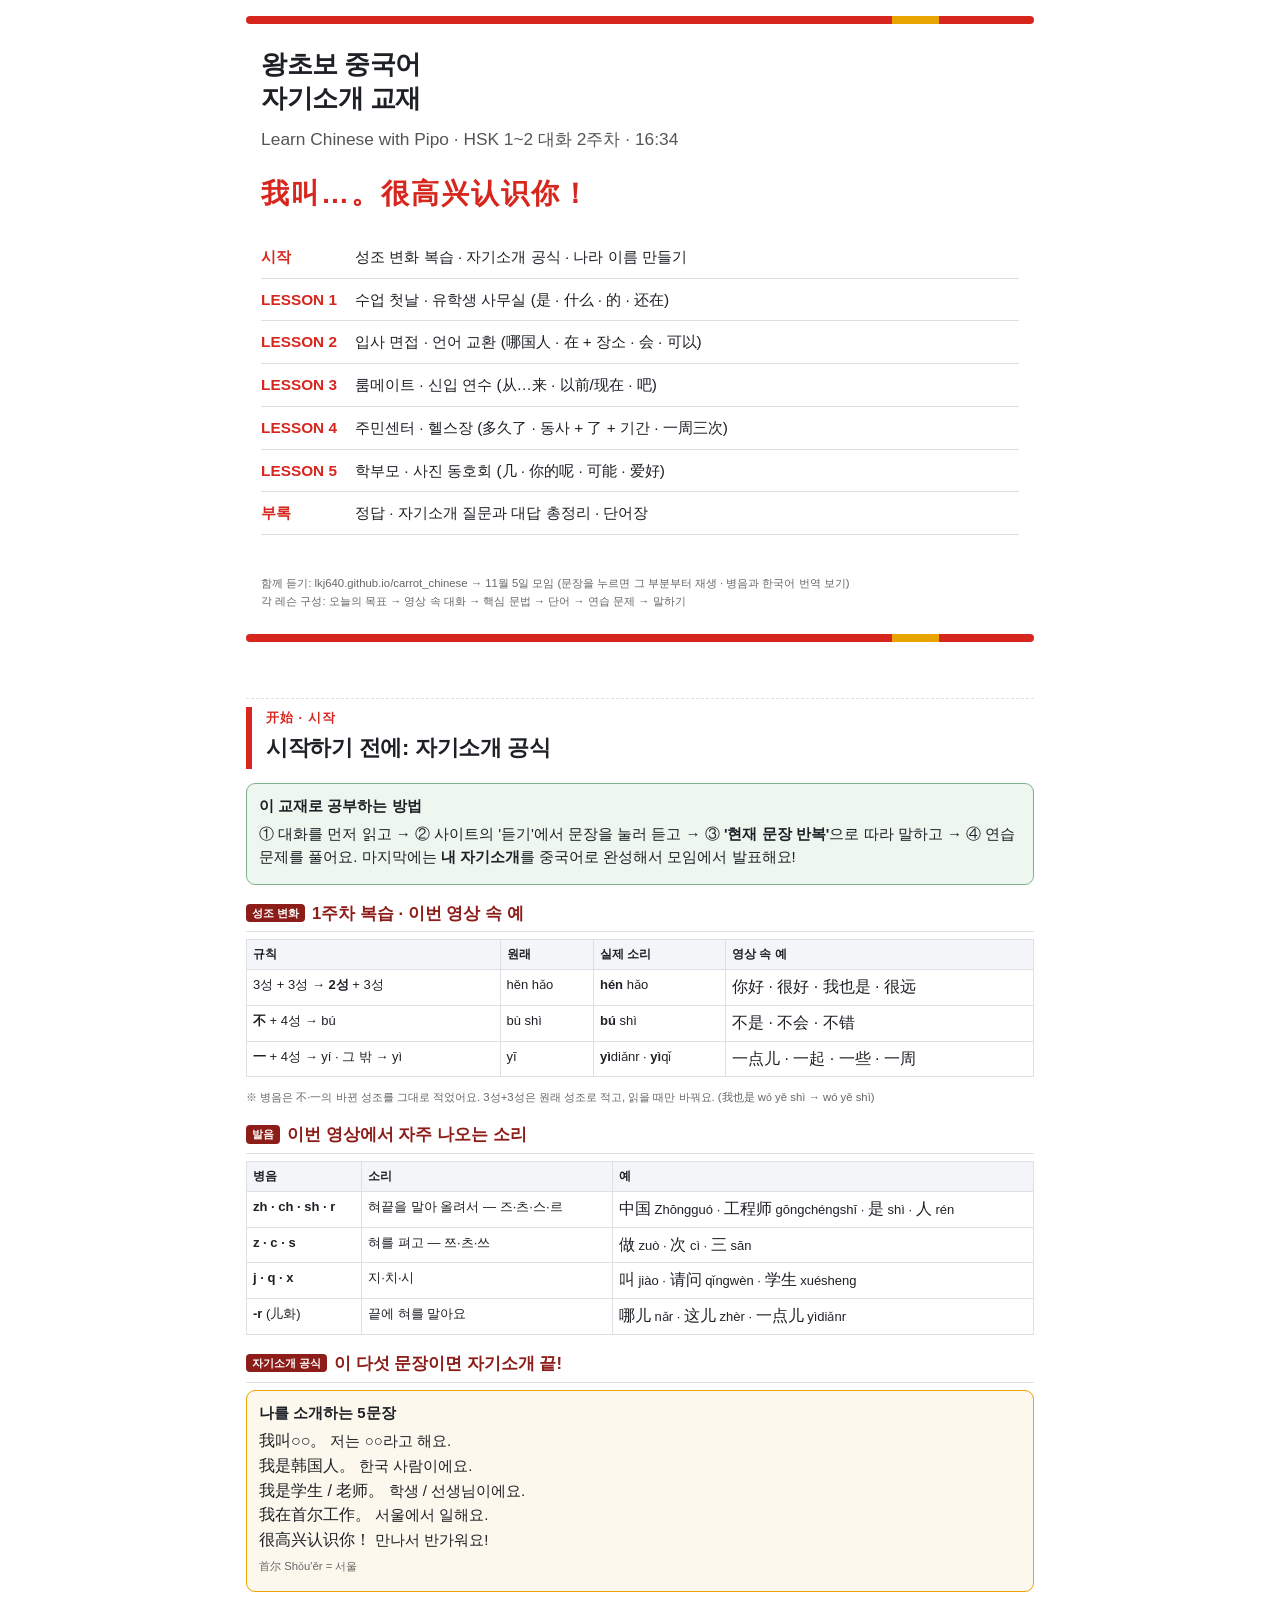
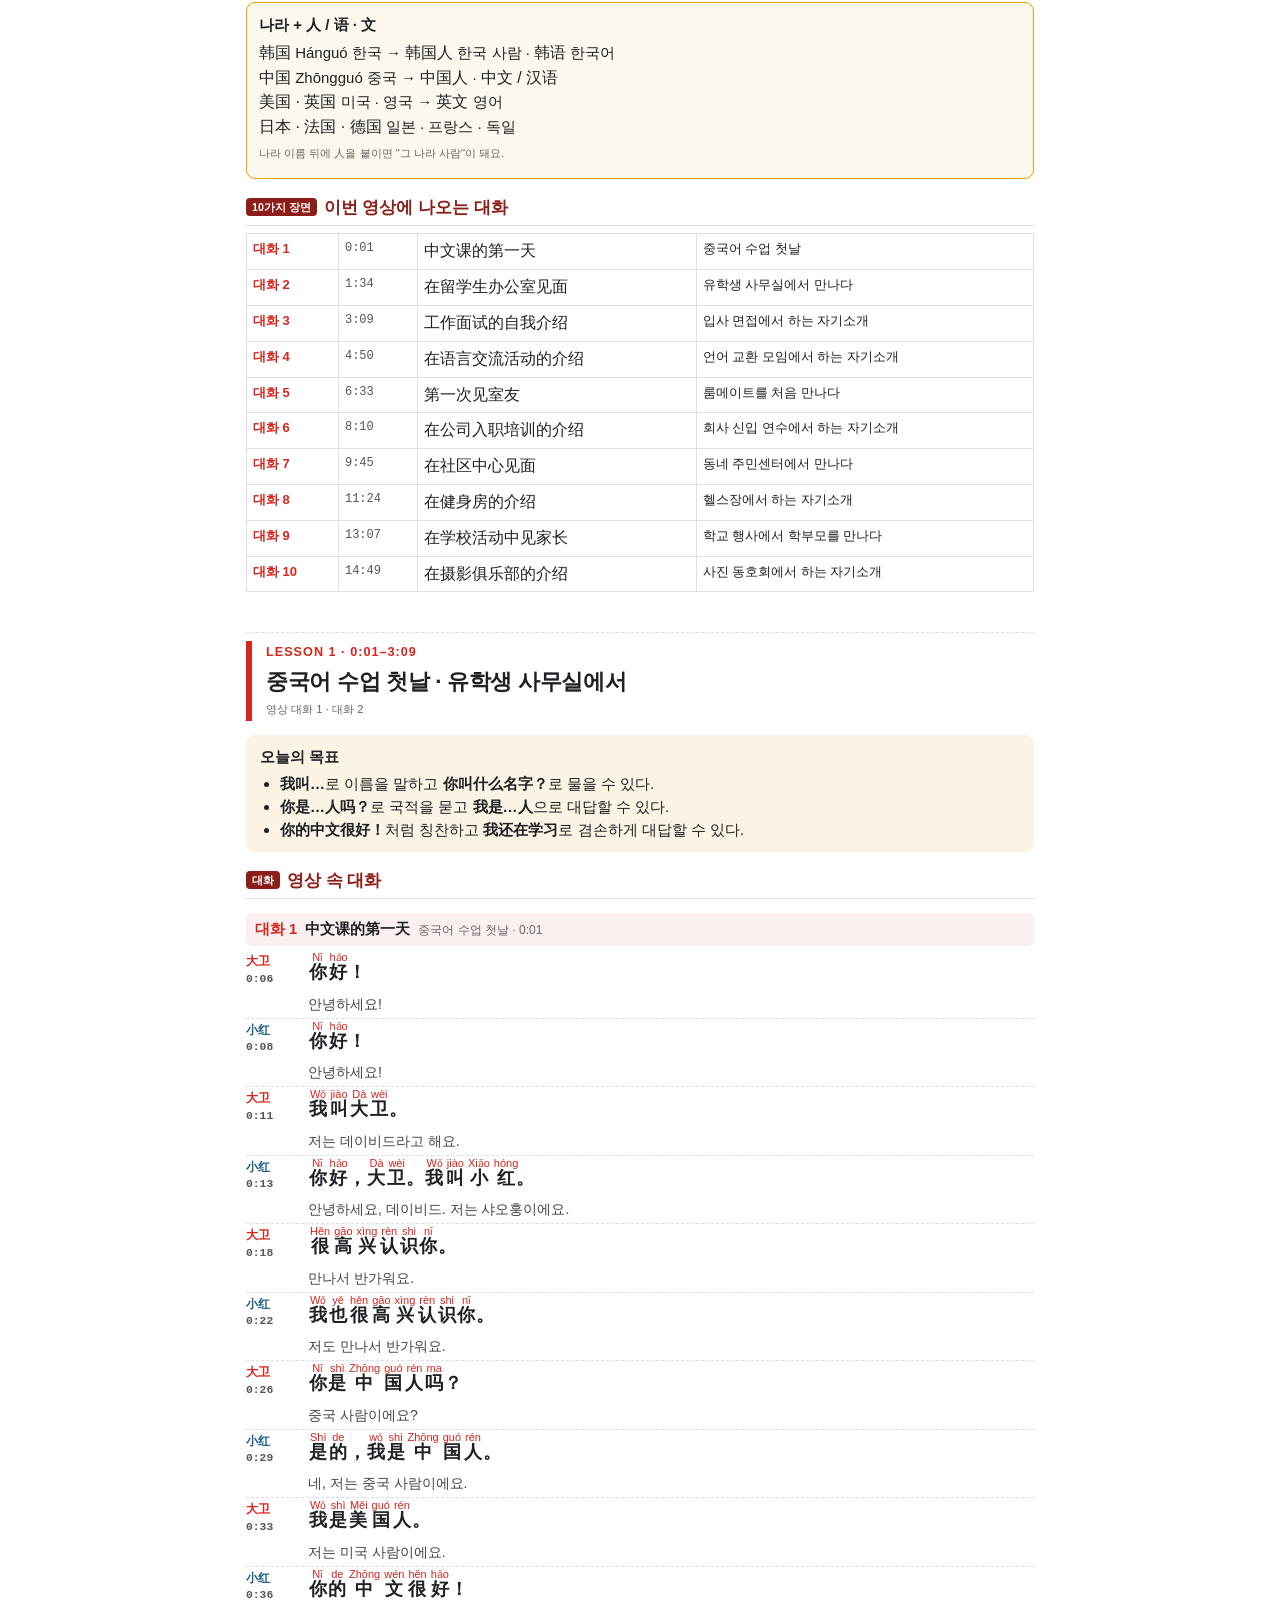
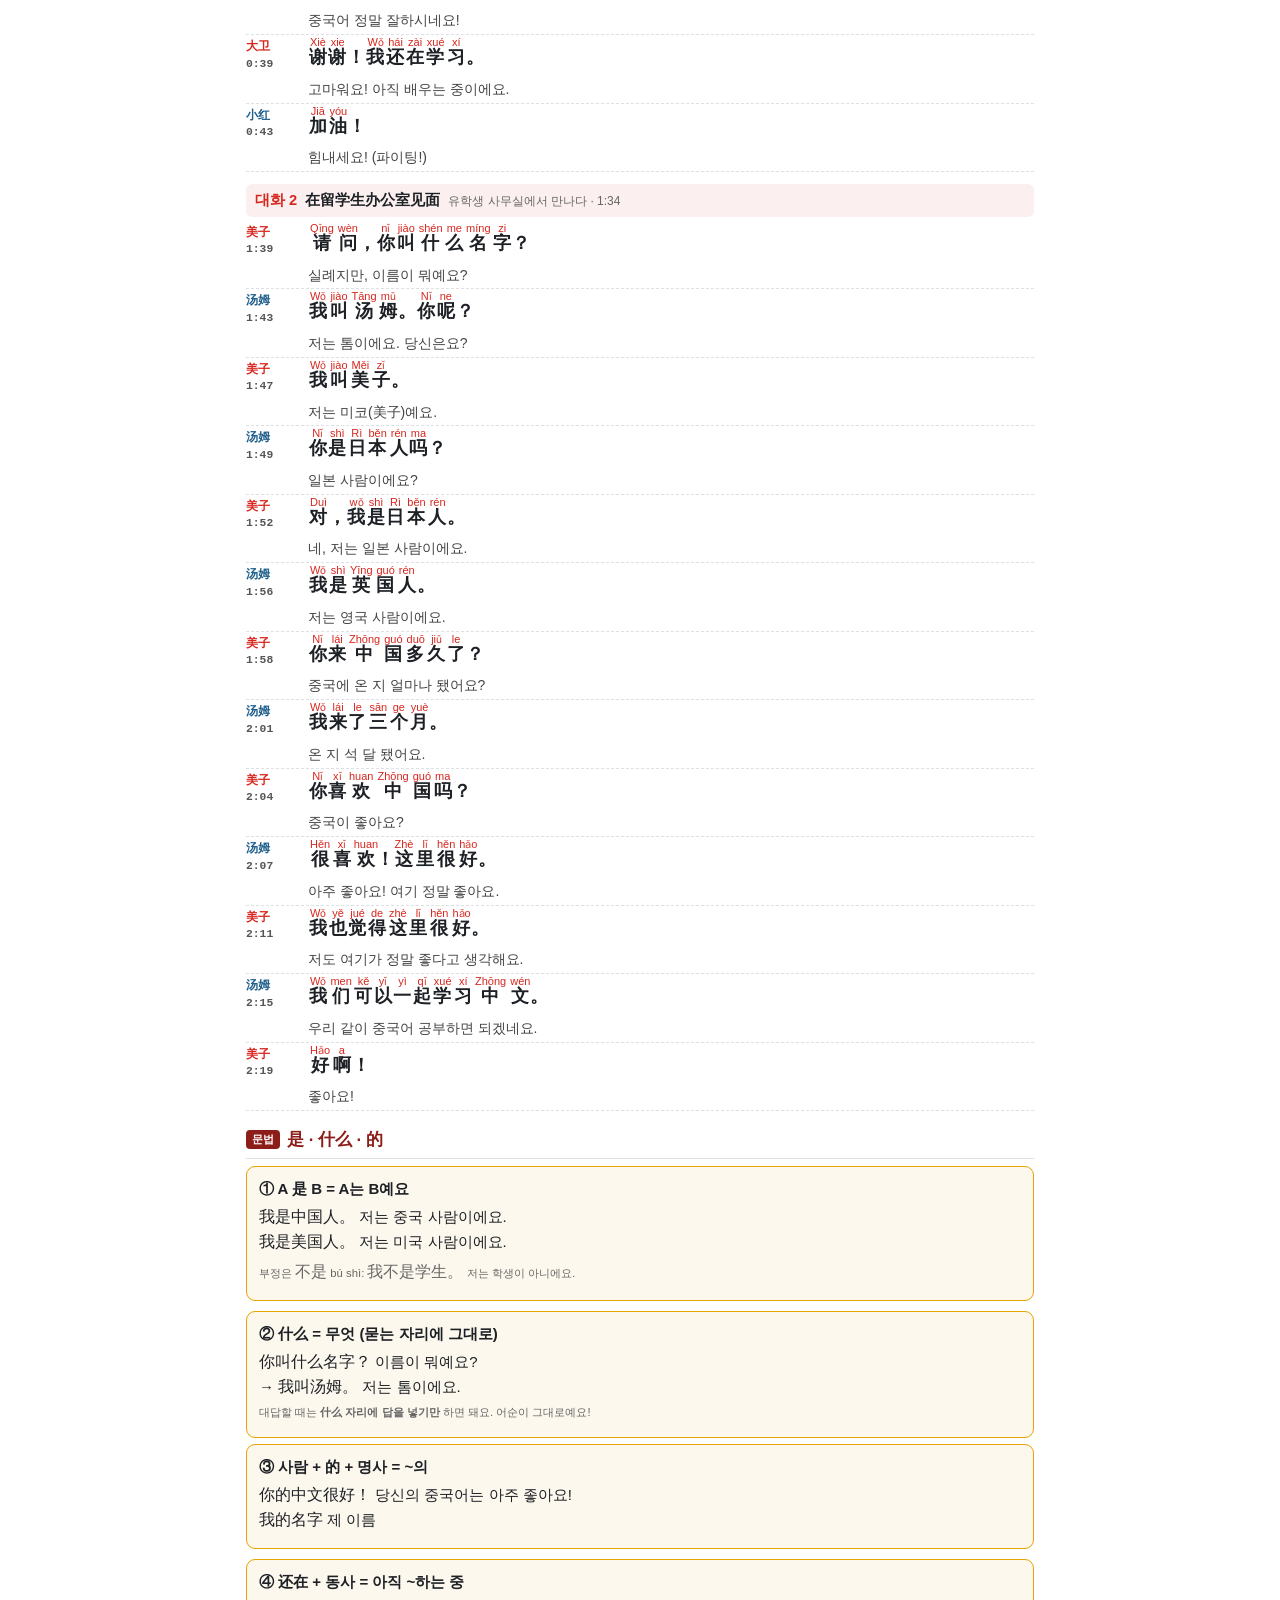
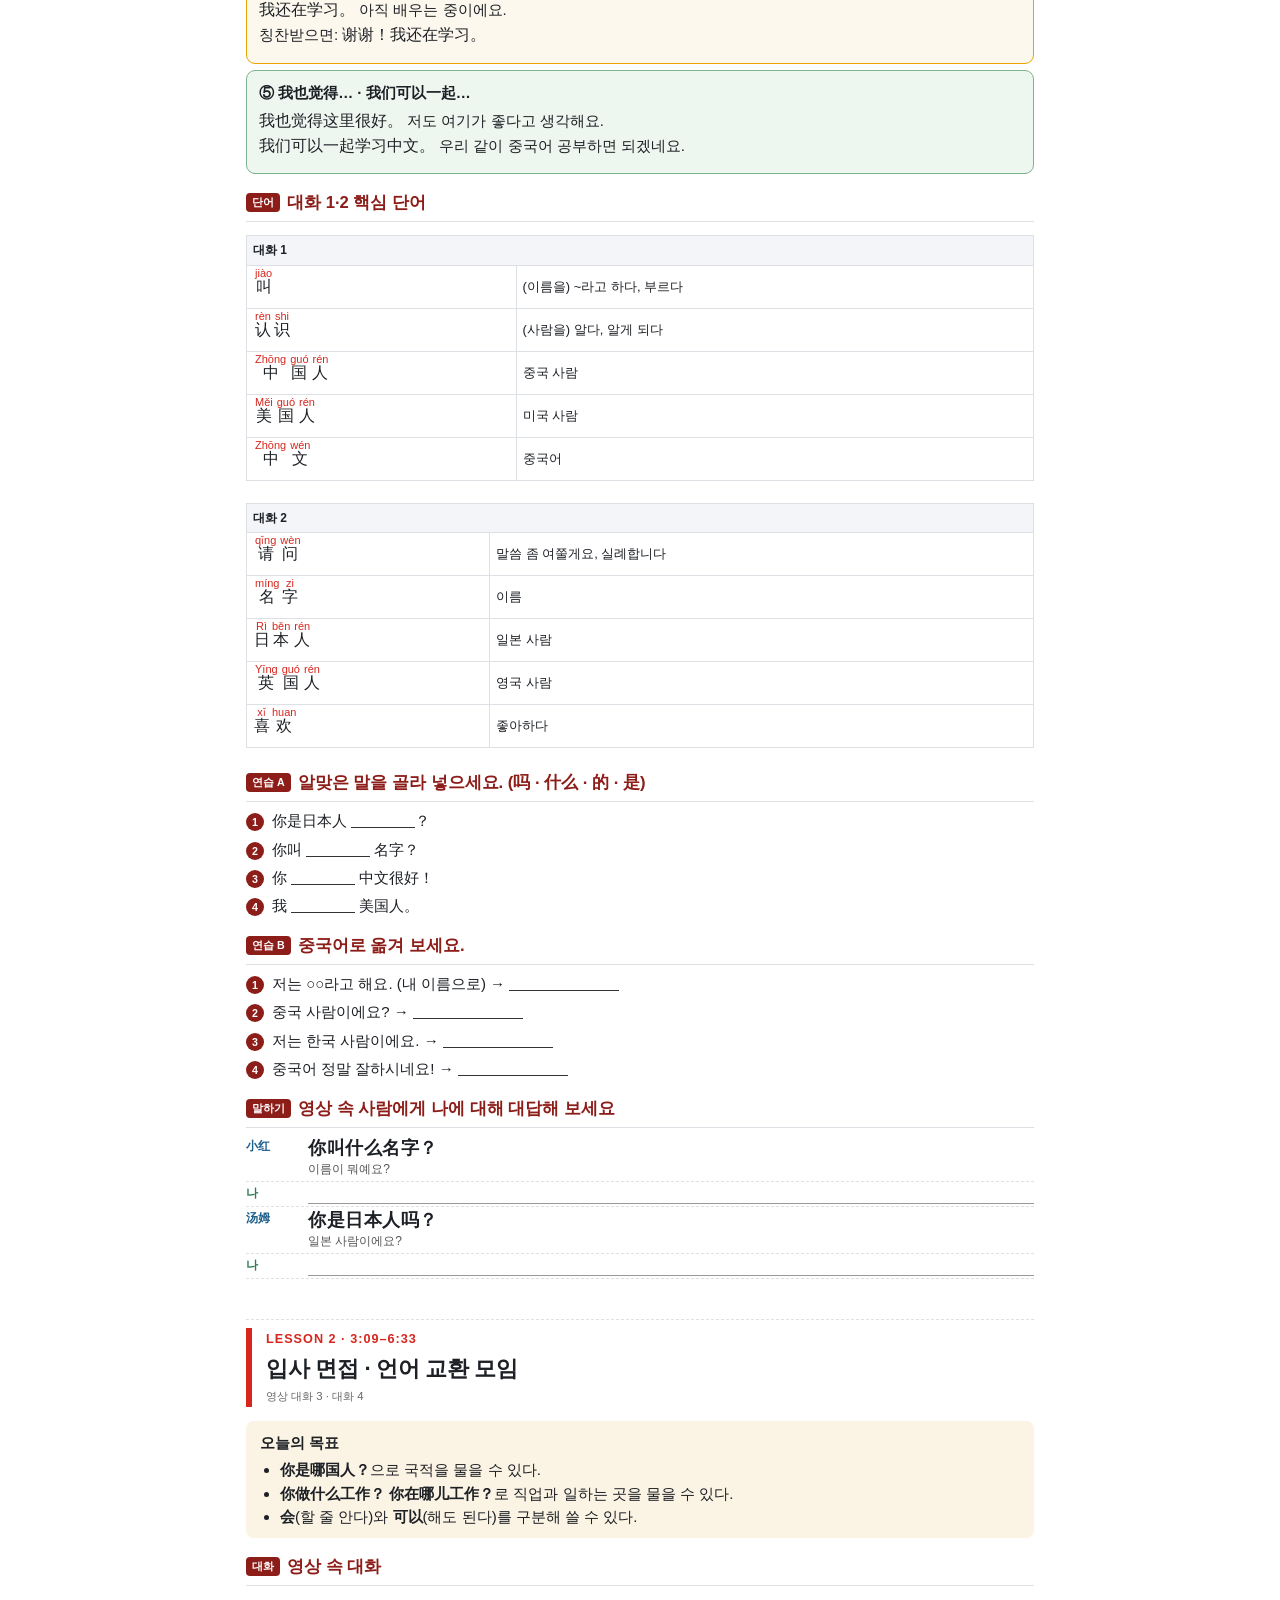
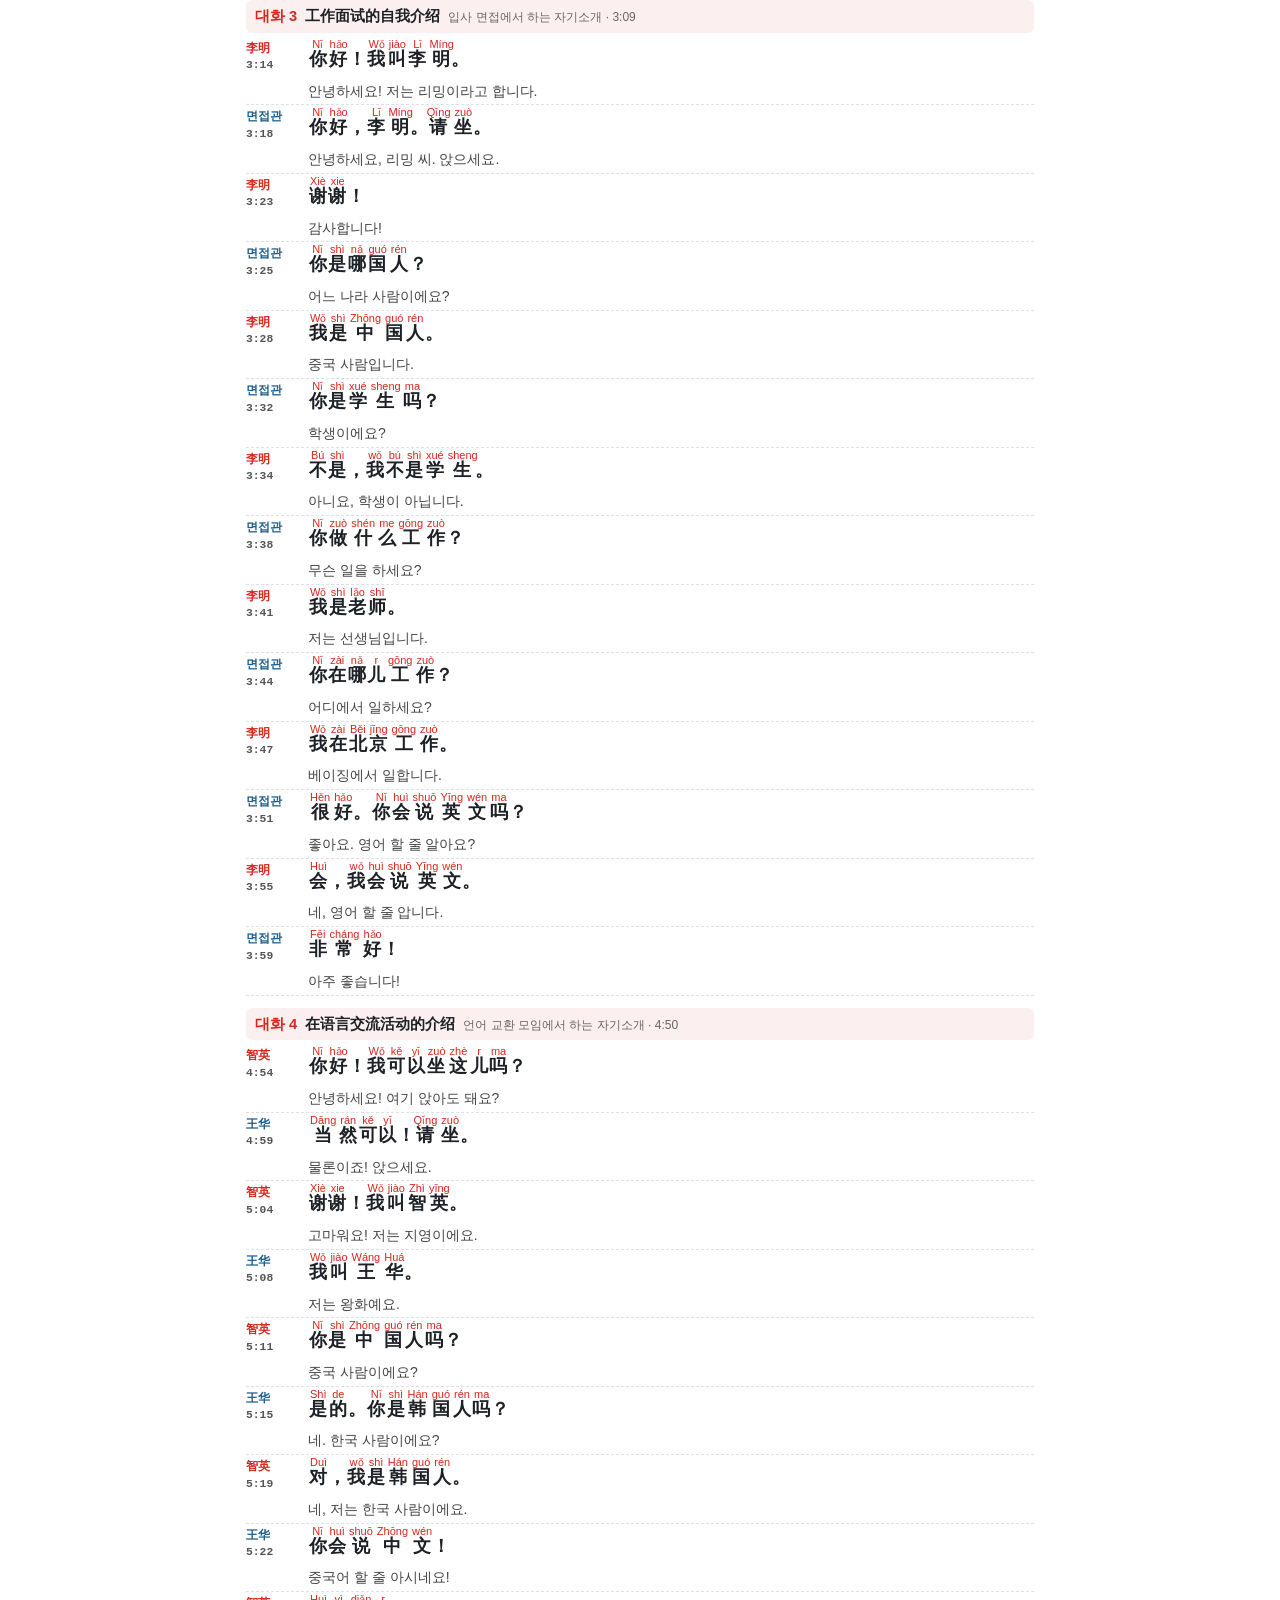
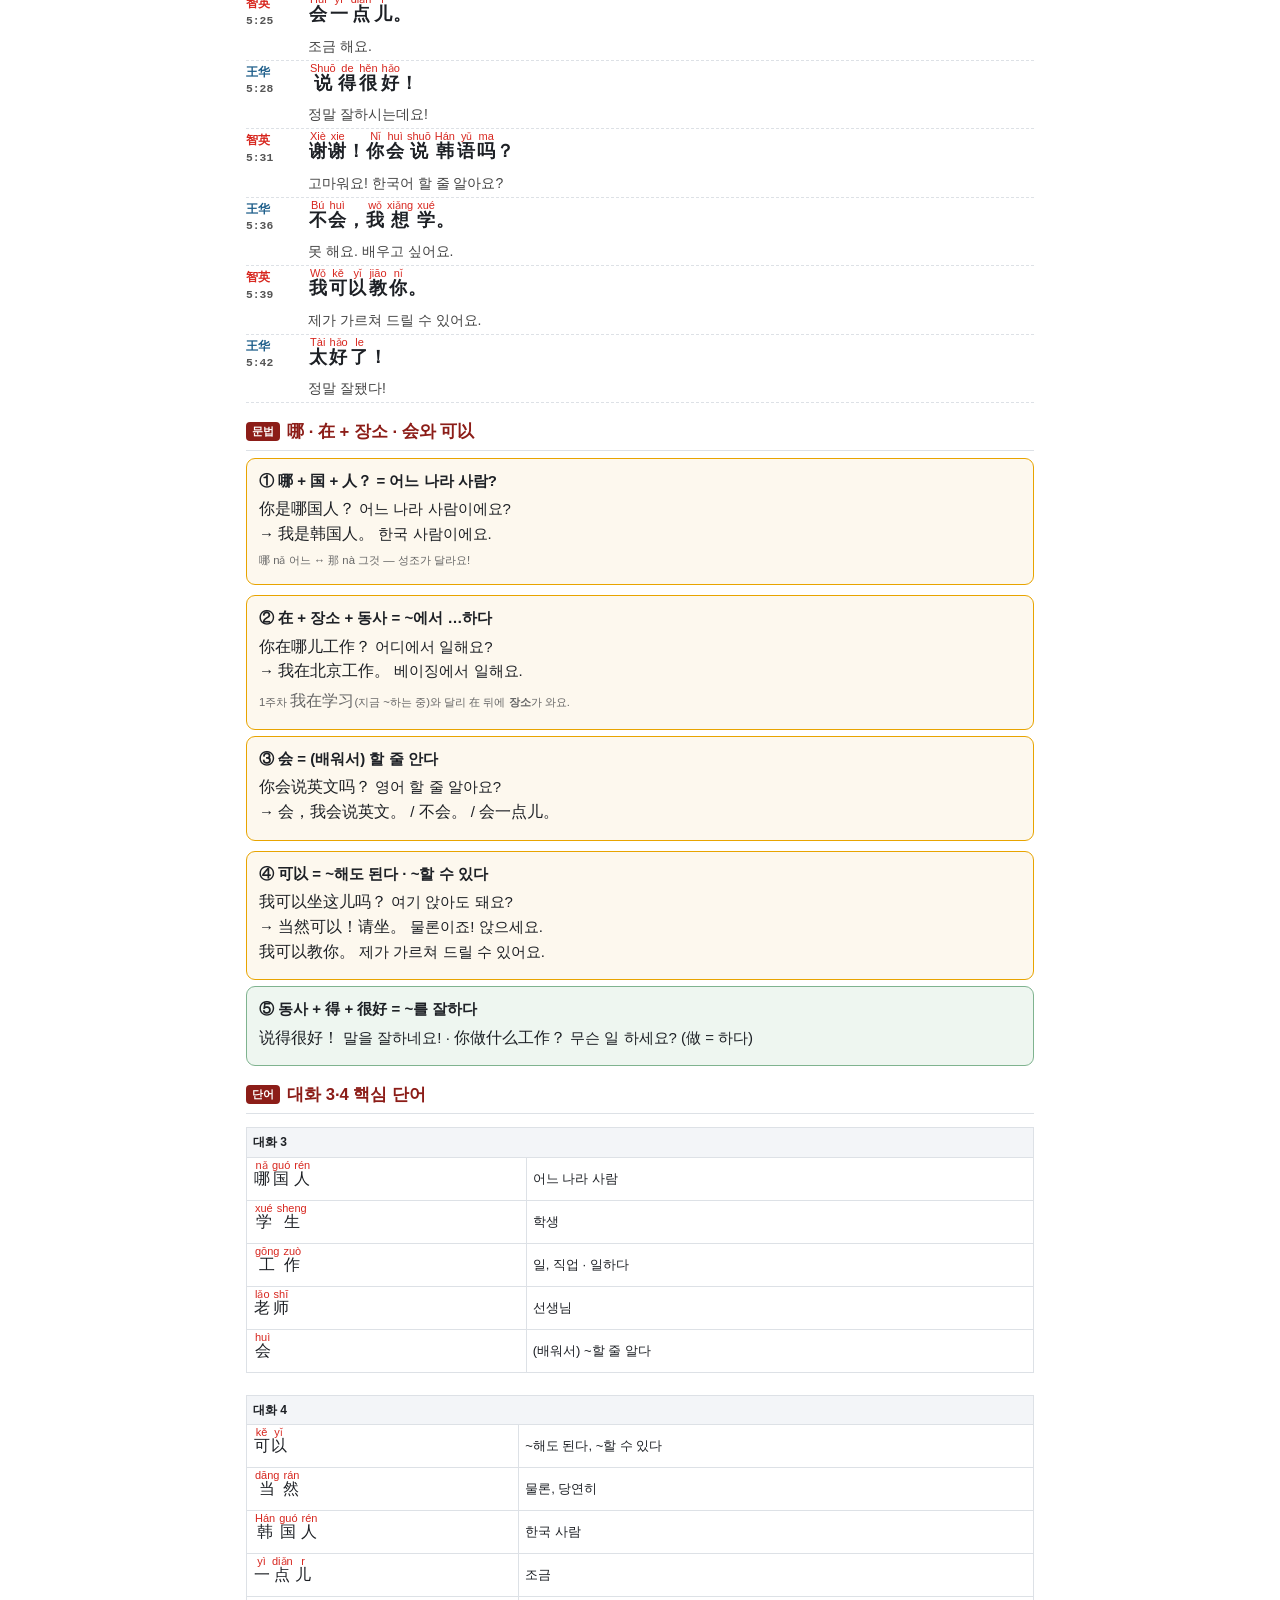
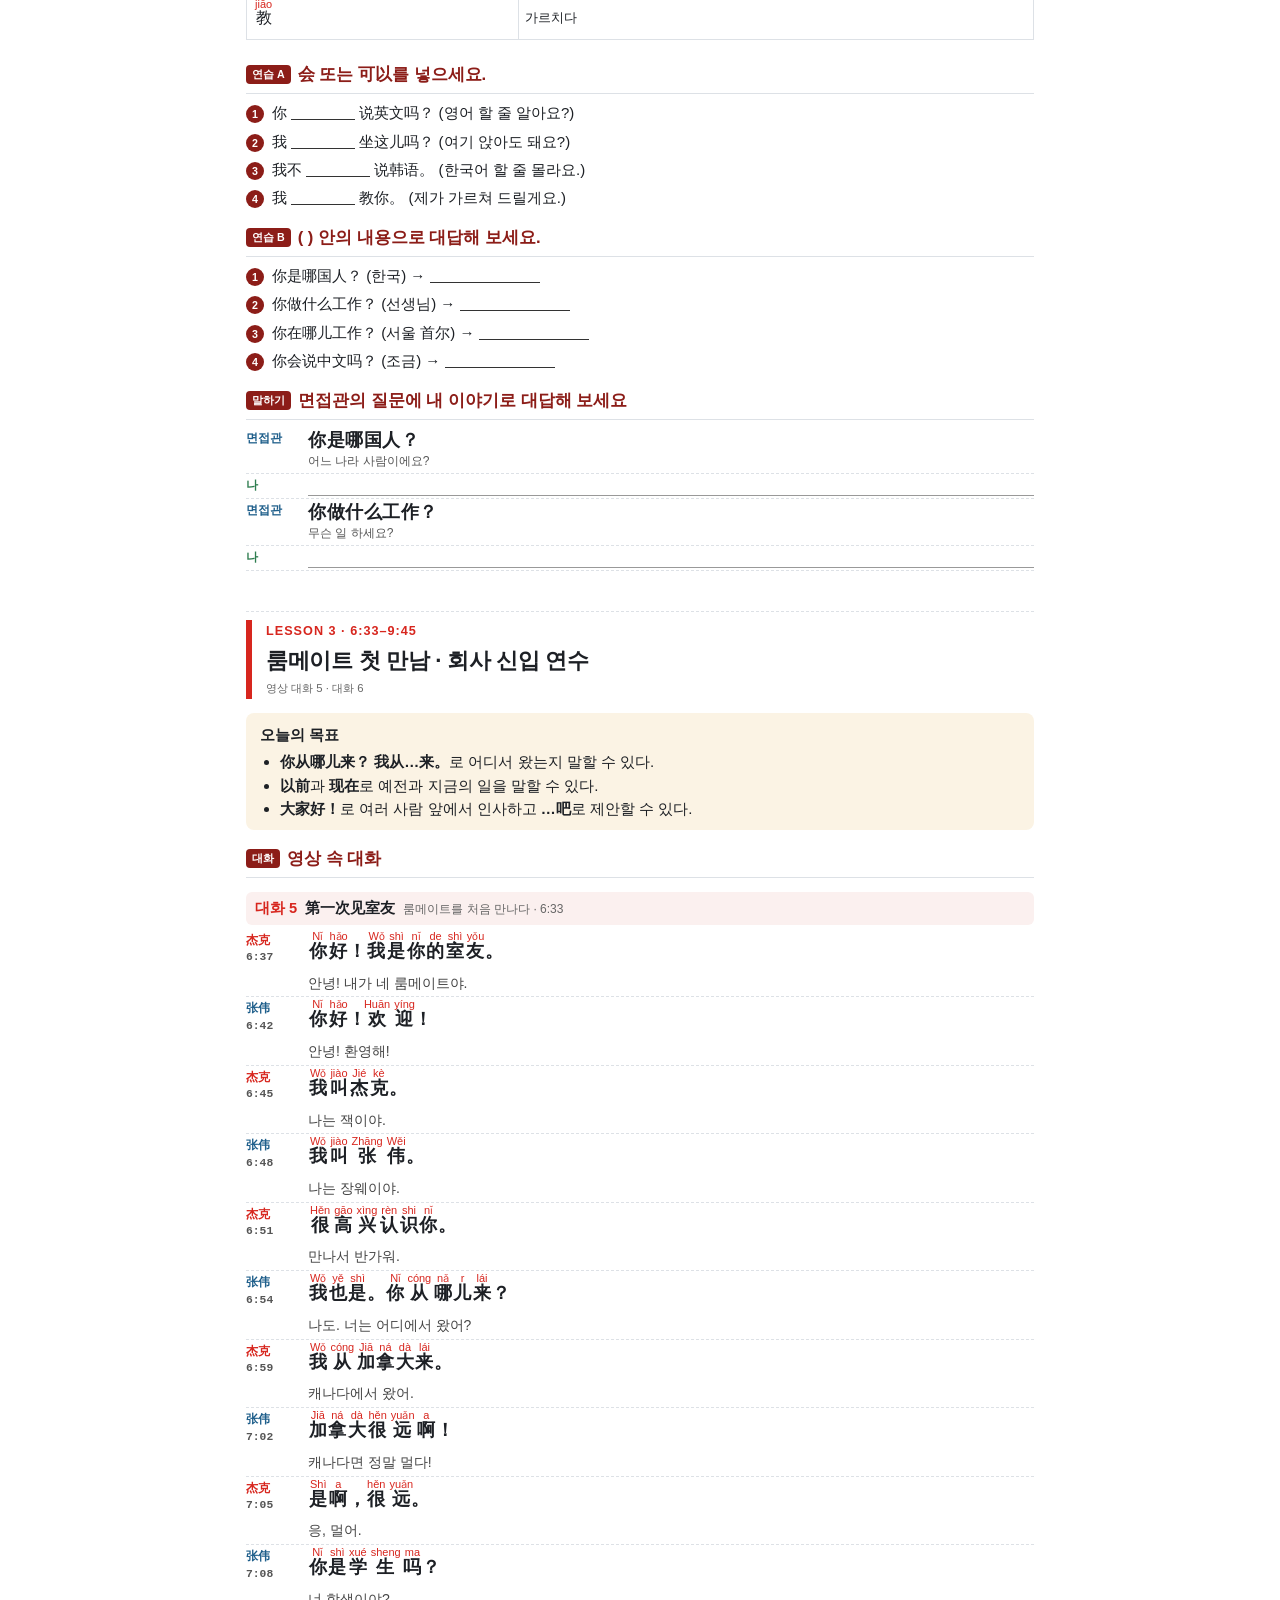
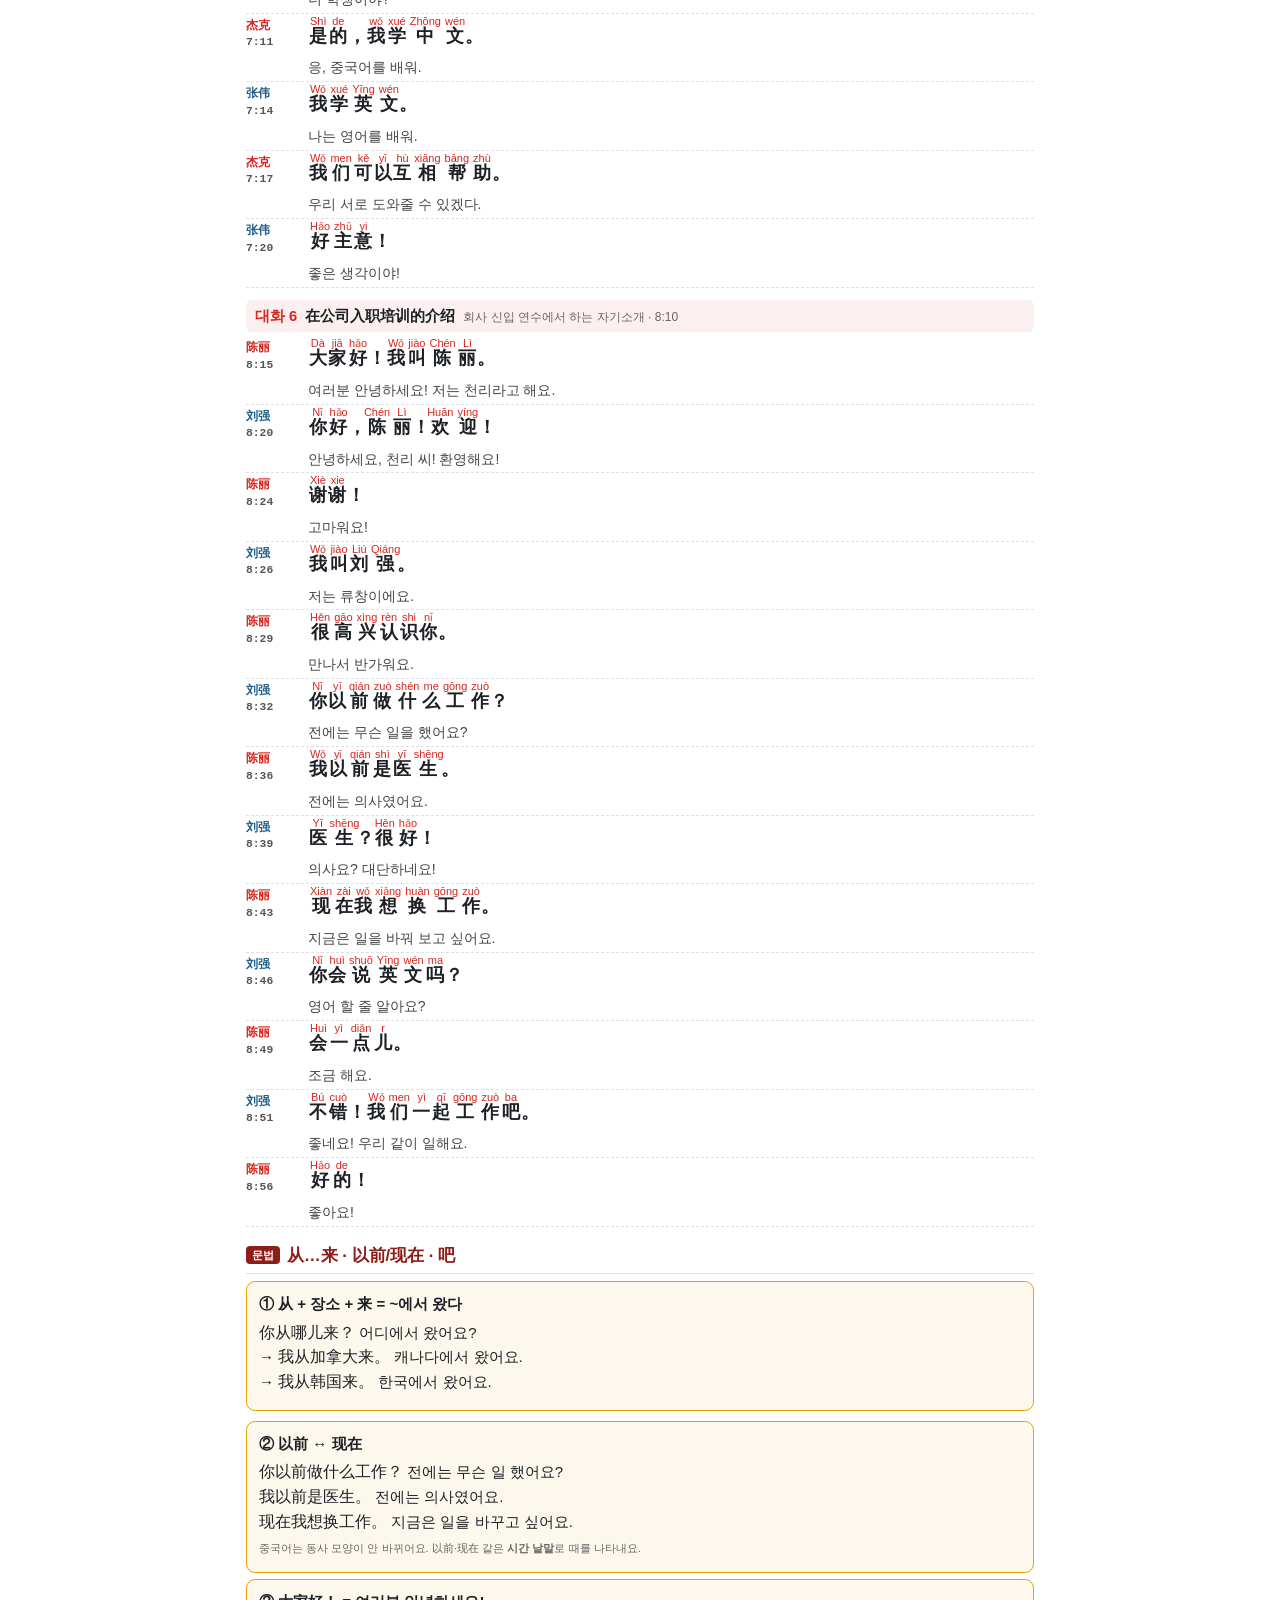
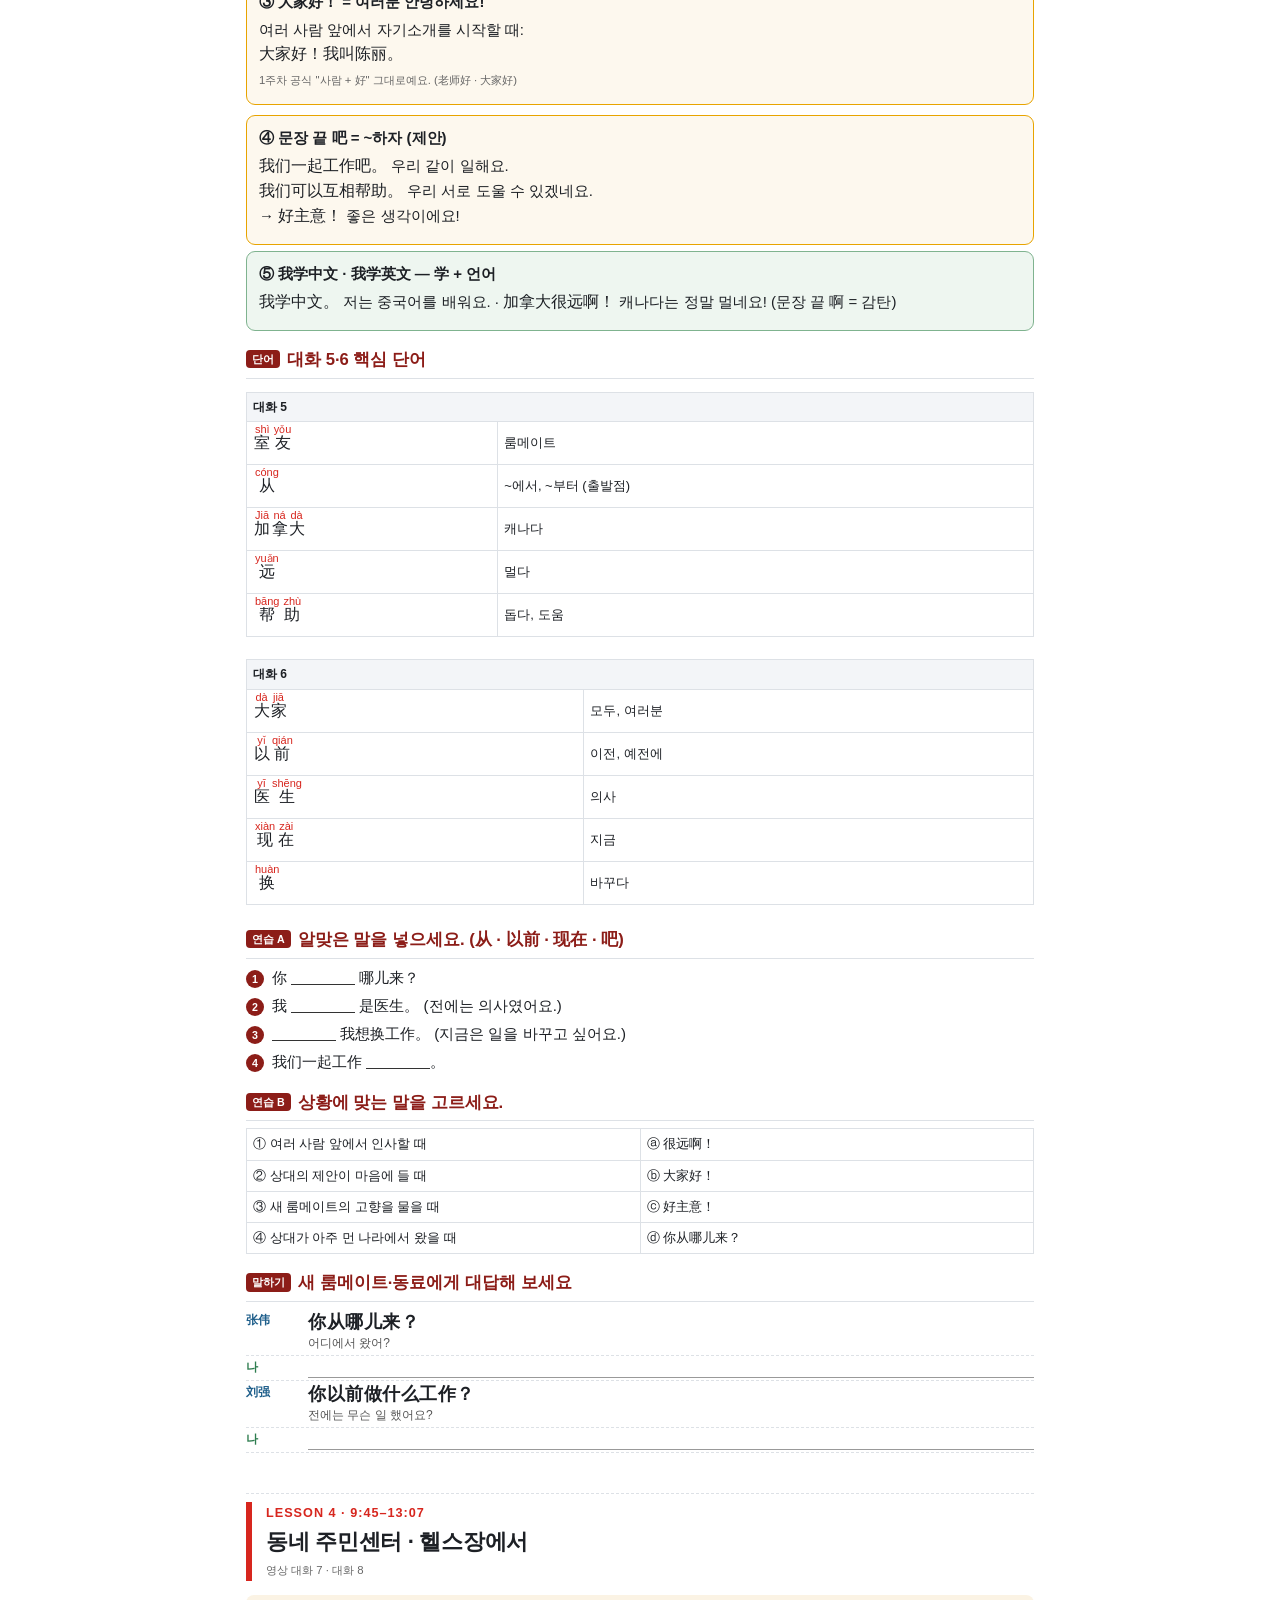
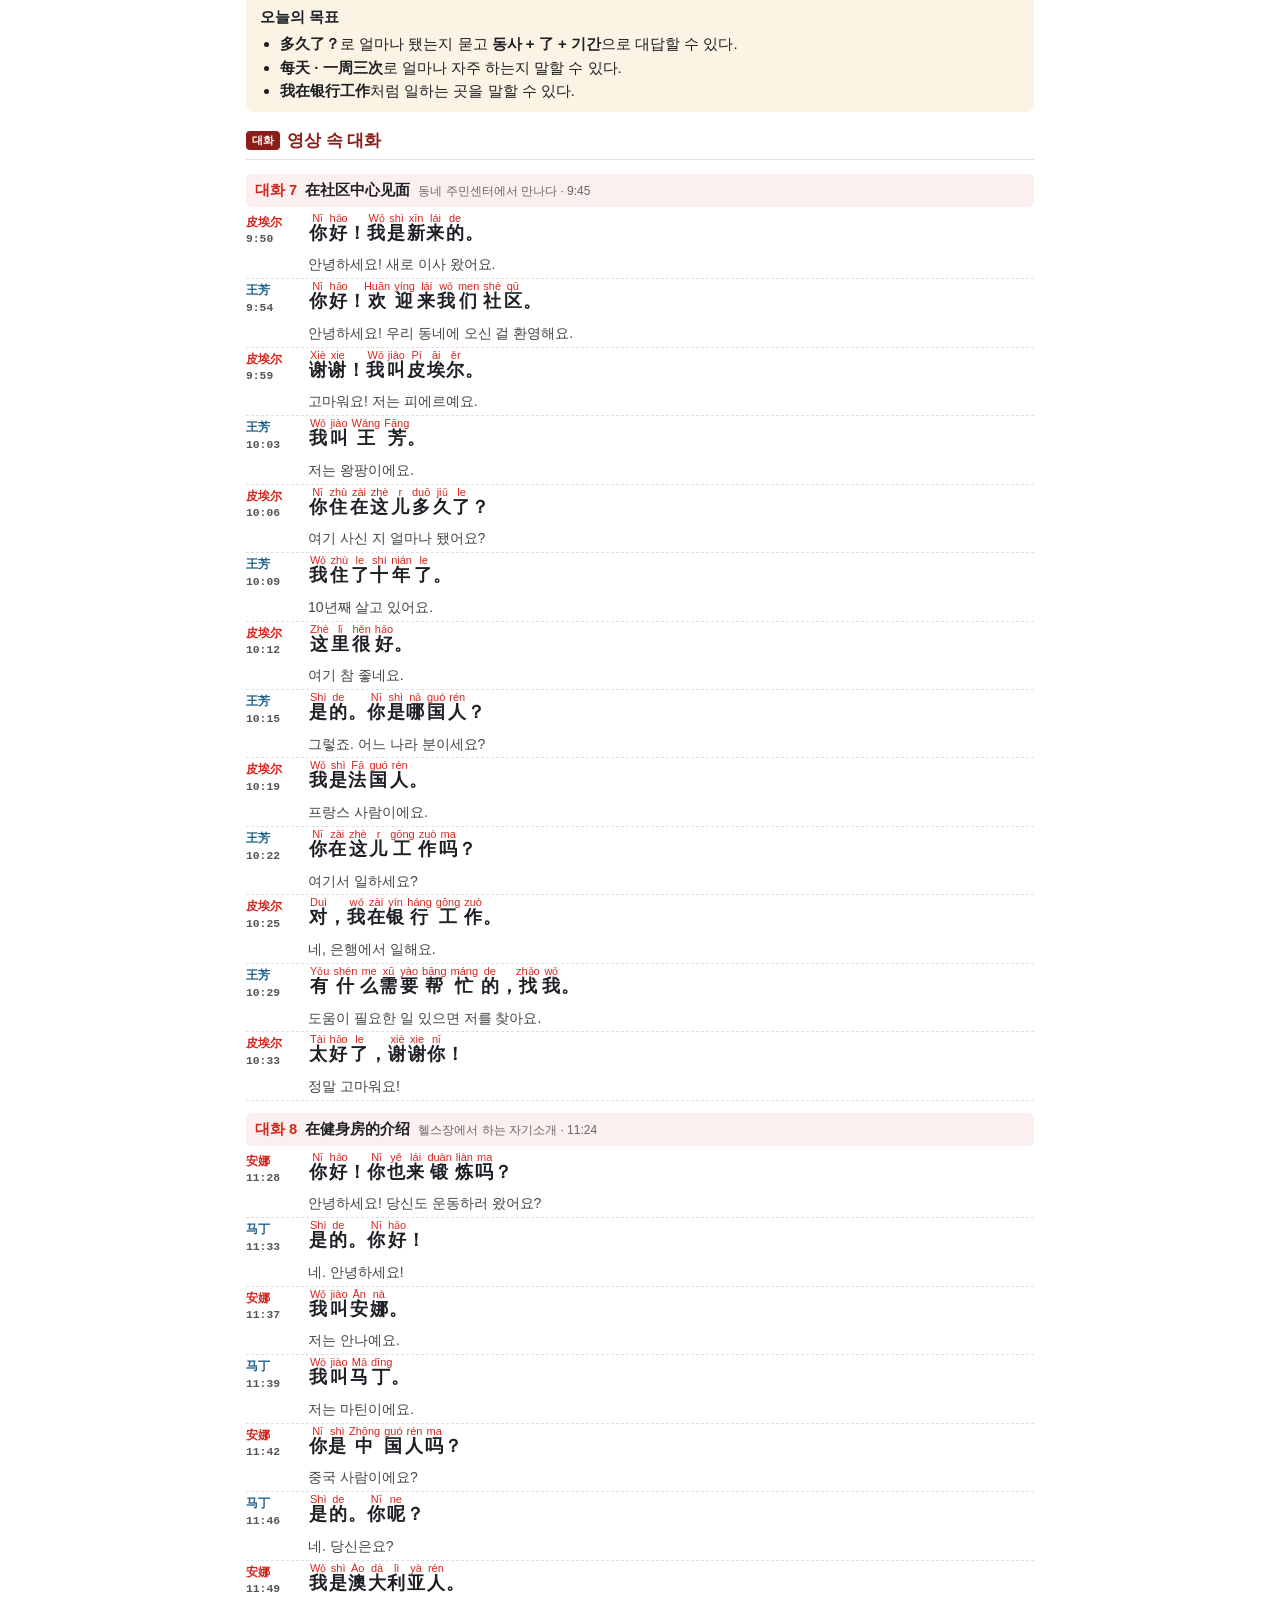
<file: meetings/2026-11-05/workbook.html>
<!doctype html><html lang="ko"><head><meta charset="utf-8"><title>중국어 자기소개 교재 2주차</title><style>@page{size:A4;margin:16mm 15mm 16mm}
:root{--red:#c0392b;--yel:#e6a817;--blue:#1f5f8b;--grn:#2e7d4f;--line:#dde1e6;--head:#f3f5f8}
*{box-sizing:border-box}
body{margin:0;font-family:"Helvetica Neue","Apple SD Gothic Neo",sans-serif;font-size:10.5pt;line-height:1.55;color:#1d2025;-webkit-print-color-adjust:exact;print-color-adjust:exact}
b{font-weight:700}
.lesson{break-before:page}
.cover{height:262mm;display:flex;flex-direction:column;justify-content:space-between}
.stripe{height:8px;border-radius:4px;background:linear-gradient(90deg,var(--red) 0 25%,var(--yel) 25% 75%,var(--red) 75%)}
.ct{padding:0 4mm;margin-top:-10mm}
.cover h1{font-size:30pt;line-height:1.3;margin:0 0 10px;letter-spacing:-.5px}
.cs{font-size:13pt;color:#555}
.big{color:var(--red);font-size:20pt;font-weight:800;margin:34px 0 26px}
.toc{width:100%;border-collapse:collapse;font-size:11.5pt}
.toc th{color:var(--red);text-align:left;width:82px;padding:9px 0;border-bottom:1px solid var(--line);white-space:nowrap}
.toc td{padding:9px 0 9px 12px;border-bottom:1px solid var(--line)}
.foot{font-size:8.5pt;color:#666;margin-top:40px}
.hd{border-left:6px solid var(--red);padding:2px 0 2px 14px;margin-bottom:14px}
.hd .k{color:var(--red);font-weight:700;letter-spacing:1px;font-size:9.5pt}
.hd h1{margin:2px 0 2px;font-size:20pt;letter-spacing:-.3px}
.hd .s{font-size:8.5pt;color:#666}
.goal{background:#fbf3e4;border-radius:8px;padding:10px 14px;margin:10px 0 16px;break-inside:avoid}
.goal ul{margin:4px 0 0;padding-left:20px}
h2{font-size:12.5pt;color:var(--blue);border-bottom:1px solid var(--line);padding-bottom:5px;margin:20px 0 9px;break-after:avoid}
.tag{display:inline-block;background:var(--blue);color:#fff;font-size:8pt;padding:1px 6px;border-radius:4px;margin-right:7px;vertical-align:2px}
.dlg{margin:4px 0 6px}
.dl{display:flex;gap:12px;border-bottom:1px dashed var(--line);padding:4px 0;break-inside:avoid}
.dw{flex:0 0 58px;font-size:9pt;font-weight:700}
.dw span{display:block;font-family:Menlo,monospace;font-size:8.5pt;color:#555;font-weight:700}
.dw.S{color:var(--red)}.dw.M{color:var(--blue)}.dw.T{color:var(--grn)}
.dl b{display:block}.dl small{display:block;color:#555;font-size:9pt}
.ans{flex:1;border-bottom:1px solid #999;height:20px}
.t{width:100%;border-collapse:collapse;margin:6px 0;font-size:9.8pt;break-inside:avoid}
.t th{background:var(--head);text-align:left;font-size:9pt;padding:6px 8px;border:1px solid var(--line)}
.t td{padding:6px 8px;border:1px solid var(--line);vertical-align:top}
.scale td:first-child{width:34px;text-align:center;font-size:13pt}
.fill td{height:34px}
.mine td{height:27px}.mine td:nth-child(3){width:45%}
.match td{width:50%}
.two{display:flex;gap:10px;margin:6px 0}.two>.box{flex:1}
.box{border:1.3px solid var(--yel);border-radius:9px;padding:10px 12px;background:#fdf8ee;break-inside:avoid}
.box p{margin:5px 0}
.note{border-radius:9px;padding:9px 13px;margin:8px 0;break-inside:avoid}
.note b:first-child{display:block;margin-bottom:2px}
.note.g{background:#eef6f0;border:1.3px solid #7fb38f}
.note.y{background:#fdf6e6;border:1.3px solid var(--yel)}
.note.r{background:#fdeeee;border:1.3px solid #e07b72}
.sm{font-size:8.5pt;color:#666}
.cS{color:var(--red)}.cM{color:var(--blue)}.cT{color:var(--grn)}
ol.q{list-style:none;padding:0;margin:4px 0}
ol.q li{margin:7px 0;font-weight:600;break-inside:avoid}
.n{display:inline-block;width:18px;height:18px;line-height:18px;border-radius:50%;background:var(--blue);color:#fff;font-size:8pt;text-align:center;margin-right:8px;font-weight:700}
.bl{display:inline-block;width:140px;border-bottom:1px solid #333;height:14px;vertical-align:-2px}
.bl.s{width:72px}
.grid4{display:grid;grid-template-columns:repeat(4,1fr);gap:8px 14px;font-weight:600;margin:6px 0}
.grid5{display:grid;grid-template-columns:repeat(5,1fr);gap:8px;font-size:9.5pt;text-align:center}
.grid5>div{border:1px solid var(--line);border-radius:8px;padding:6px}
.story{border:1.3px solid var(--yel);border-radius:9px;padding:11px 14px;font-weight:700;line-height:1.9;font-size:11pt;background:#fffdf7;break-inside:avoid}
.fillp{font-weight:600;line-height:2.4}
ul.chk{list-style:none;padding:0}ul.chk li::before{content:"☐ ";font-size:12pt}
.ans-list p{margin:6px 0}
.vcols{columns:2;column-gap:12px}
.t.v{font-size:8.6pt;margin:0 0 10px}
.t.v td{padding:3px 6px}.t.v td:first-child{width:52%}
.cb{display:inline-block;width:9px;height:9px;border:1px solid #777;margin-right:5px}
/* ---- 화면(웹·모바일)용 ---- */
@media screen{
body{font-size:15px;max-width:820px;margin:0 auto;padding:0 16px 40px;background:#fff}
.lesson{margin-top:40px;padding-top:8px;border-top:1px dashed var(--line)}
.cover{height:auto;gap:24px;padding:16px 0}
.ct{margin-top:0}
.cover h1{font-size:26px}.big{font-size:20px;margin:20px 0}
.hd h1{font-size:22px}
.two{flex-direction:column}
.grid4{grid-template-columns:repeat(2,1fr)}
.grid5{grid-template-columns:repeat(2,1fr)}
.t{font-size:13px}.t td,.t th{padding:5px 6px;overflow-wrap:anywhere}
.vcols{columns:1}
.bl{width:110px}.bl.s{width:64px}
.dw{flex-basis:52px}
}

/* ---- 중국어 교재용 ---- */
:root{--red:#d7261e;--yel:#e8a400;--blue:#8c1d18}
.stripe{background:linear-gradient(90deg,var(--red) 0 82%,var(--yel) 82% 88%,var(--red) 88%)}
.zh,[lang="zh-CN"]{font-family:"PingFang SC","Hiragino Sans GB","Noto Sans SC","Noto Sans CJK SC","Microsoft YaHei",sans-serif}
.big{font-size:28pt;letter-spacing:2px}
.dl b.zh{font-size:12.5pt;letter-spacing:.5px}
.dl i.py{display:block;font-style:normal;color:var(--red);font-size:9.5pt}
.dw.A{color:var(--red)}.dw.B{color:#1f5f8b}
h3.scene{font-size:11pt;margin:14px 0 4px;padding:5px 9px;background:#fbf0ef;border-radius:6px;break-after:avoid}
h3.scene .sn{color:var(--red);margin-right:4px}
h3.scene .sk{font-weight:400;color:#666;font-size:9pt;margin-left:4px}
.box>b:first-child{display:block;margin-bottom:2px}
.box.g{background:#eef6f0;border-color:#7fb38f}
.box .zh{font-size:11.5pt}
.t .zh{font-size:11pt}
.words .wz{font-size:12pt;white-space:nowrap}
.wp{color:var(--red);white-space:nowrap}
.tone td:nth-child(2){font-size:14pt;color:var(--red)}
.scenes td:first-child{white-space:nowrap;font-weight:700;color:var(--red)}
.scenes td:nth-child(2){font-family:Menlo,monospace;font-size:9pt;color:#555}
ol.q li{font-weight:500;margin:5px 0}
.dlg .dl{display:grid;grid-template-columns:54px 1fr 38%;gap:2px 10px;padding:3px 0;align-items:center}
.dlg .dl .dk{color:#444;font-size:9.3pt}
.dl b.zh{line-height:1.3}
h2{margin:16px 0 7px}
.vcols{columns:1}
.t.v td:first-child{width:30%}.t.v td.wp{width:28%}
.t.v{font-size:9pt;break-inside:auto}.t.v td{padding:2px 6px}.t.v tr{break-inside:avoid}
.lesson .dlg + h3.scene{margin-top:12px}
@media screen{
.dlg .dl{grid-template-columns:52px 1fr;align-items:start}.dlg .dl .dk{grid-column:2;font-size:14px}
.dl b.zh{font-size:18px}.dl i.py{font-size:13.5px}
.box .zh,.t .zh{font-size:16px}
.big{font-size:28px}
}
/* 병음을 한자 위에 (tools/ruby.py) */
.rb ruby{ruby-position:over;margin:0 .5px}
.rb rt{color:var(--red);font-size:7.5pt;font-weight:500;letter-spacing:0;padding:0 1.5px;font-family:-apple-system,"Helvetica Neue",Arial,sans-serif}
.dl b.zh.rb{line-height:2.1}
.t .zh.rb{line-height:2;white-space:nowrap}
.t .zh + i.py{display:block;font-style:normal;color:var(--red);font-size:8.5pt}
.t.v td:first-child{width:42%}
.t.v td,.words td{vertical-align:middle}
@media screen{.rb rt{font-size:11px}}
.lesson .dlg .dl{padding:2px 0}</style></head><body><section class="cover"><div class="stripe"></div>
<div class="ct"><h1>왕초보 중국어<br>자기소개 교재</h1>
<div class="cs">Learn Chinese with Pipo · HSK 1~2 대화 2주차 · 16:34</div>
<div class="big" lang="zh-CN">我叫…。很高兴认识你！</div>
<table class="toc">
<tr><th>시작</th><td>성조 변화 복습 · 자기소개 공식 · 나라 이름 만들기</td></tr>
<tr><th>LESSON 1</th><td>수업 첫날 · 유학생 사무실 (是 · 什么 · 的 · 还在)</td></tr>
<tr><th>LESSON 2</th><td>입사 면접 · 언어 교환 (哪国人 · 在 + 장소 · 会 · 可以)</td></tr>
<tr><th>LESSON 3</th><td>룸메이트 · 신입 연수 (从…来 · 以前/现在 · 吧)</td></tr>
<tr><th>LESSON 4</th><td>주민센터 · 헬스장 (多久了 · 동사 + 了 + 기간 · 一周三次)</td></tr>
<tr><th>LESSON 5</th><td>학부모 · 사진 동호회 (几 · 你的呢 · 可能 · 爱好)</td></tr>
<tr><th>부록</th><td>정답 · 자기소개 질문과 대답 총정리 · 단어장</td></tr>
</table>
<div class="foot">함께 듣기: lkj640.github.io/carrot_chinese → 11월 5일 모임 (문장을 누르면 그 부분부터 재생 · 병음과 한국어 번역 보기)<br>
각 레슨 구성: 오늘의 목표 → 영상 속 대화 → 핵심 문법 → 단어 → 연습 문제 → 말하기</div></div>
<div class="stripe"></div></section><section class="lesson"><div class="hd"><div class="k">开始 · 시작</div><h1>시작하기 전에: 자기소개 공식</h1></div><div class="box g"><b>이 교재로 공부하는 방법</b><p>① 대화를 먼저 읽고 → ② 사이트의 '듣기'에서 문장을 눌러 듣고 → ③ <b>'현재 문장 반복'</b>으로 따라 말하고 → ④ 연습 문제를 풀어요. 마지막에는 <b>내 자기소개</b>를 중국어로 완성해서 모임에서 발표해요!</p></div><h2><span class="tag">성조 변화</span>1주차 복습 · 이번 영상 속 예</h2>
<table class="t"><tr><th>규칙</th><th>원래</th><th>실제 소리</th><th>영상 속 예</th></tr>
<tr><td>3성 + 3성 → <b>2성</b> + 3성</td><td>hěn hǎo</td><td><b>hén</b> hǎo</td><td><span class="zh" lang="zh-CN">你好 · 很好 · 我也是 · 很远</span></td></tr>
<tr><td><b>不</b> + 4성 → bú</td><td>bù shì</td><td><b>bú</b> shì</td><td><span class="zh" lang="zh-CN">不是 · 不会 · 不错</span></td></tr>
<tr><td><b>一</b> + 4성 → yí · 그 밖 → yì</td><td>yī</td><td><b>yì</b>diǎnr · <b>yì</b>qǐ</td><td><span class="zh" lang="zh-CN">一点儿 · 一起 · 一些 · 一周</span></td></tr></table>
<p class="sm">※ 병음은 不·一의 바뀐 성조를 그대로 적었어요. 3성+3성은 원래 성조로 적고, 읽을 때만 바꿔요. (我也是 wǒ yě shì → wó yě shì)</p>
<h2><span class="tag">발음</span>이번 영상에서 자주 나오는 소리</h2>
<table class="t"><tr><th>병음</th><th>소리</th><th>예</th></tr>
<tr><td><b>zh · ch · sh · r</b></td><td>혀끝을 말아 올려서 — 즈·츠·스·르</td><td><span class="zh" lang="zh-CN">中国</span> Zhōngguó · <span class="zh" lang="zh-CN">工程师</span> gōngchéngshī · <span class="zh" lang="zh-CN">是</span> shì · <span class="zh" lang="zh-CN">人</span> rén</td></tr>
<tr><td><b>z · c · s</b></td><td>혀를 펴고 — 쯔·츠·쓰</td><td><span class="zh" lang="zh-CN">做</span> zuò · <span class="zh" lang="zh-CN">次</span> cì · <span class="zh" lang="zh-CN">三</span> sān</td></tr>
<tr><td><b>j · q · x</b></td><td>지·치·시</td><td><span class="zh" lang="zh-CN">叫</span> jiào · <span class="zh" lang="zh-CN">请问</span> qǐngwèn · <span class="zh" lang="zh-CN">学生</span> xuésheng</td></tr>
<tr><td><b>-r</b> (儿화)</td><td>끝에 혀를 말아요</td><td><span class="zh" lang="zh-CN">哪儿</span> nǎr · <span class="zh" lang="zh-CN">这儿</span> zhèr · <span class="zh" lang="zh-CN">一点儿</span> yìdiǎnr</td></tr></table>
<h2><span class="tag">자기소개 공식</span>이 다섯 문장이면 자기소개 끝!</h2><div class="two"><div class="box y"><b>나를 소개하는 5문장</b><p><span class="zh" lang="zh-CN">我叫○○。</span> 저는 ○○라고 해요.<br><span class="zh" lang="zh-CN">我是韩国人。</span> 한국 사람이에요.<br><span class="zh" lang="zh-CN">我是学生 / 老师。</span> 학생 / 선생님이에요.<br><span class="zh" lang="zh-CN">我在首尔工作。</span> 서울에서 일해요.<br><span class="zh" lang="zh-CN">很高兴认识你！</span> 만나서 반가워요!</p><p class="sm">首尔 Shǒu'ěr = 서울</p></div><div class="box y"><b>나라 + 人 / 语 · 文</b><p><span class="zh" lang="zh-CN">韩国</span> Hánguó 한국 → <span class="zh" lang="zh-CN">韩国人</span> 한국 사람 · <span class="zh" lang="zh-CN">韩语</span> 한국어<br><span class="zh" lang="zh-CN">中国</span> Zhōngguó 중국 → <span class="zh" lang="zh-CN">中国人</span> · <span class="zh" lang="zh-CN">中文 / 汉语</span><br><span class="zh" lang="zh-CN">美国 · 英国</span> 미국 · 영국 → <span class="zh" lang="zh-CN">英文</span> 영어<br><span class="zh" lang="zh-CN">日本 · 法国 · 德国</span> 일본 · 프랑스 · 독일</p><p class="sm">나라 이름 뒤에 人을 붙이면 "그 나라 사람"이 돼요.</p></div></div><h2><span class="tag">10가지 장면</span>이번 영상에 나오는 대화</h2><table class="t scenes"><tr><td>대화 1</td><td>0:01</td><td><span class="zh" lang="zh-CN">中文课的第一天</span></td><td>중국어 수업 첫날</td></tr><tr><td>대화 2</td><td>1:34</td><td><span class="zh" lang="zh-CN">在留学生办公室见面</span></td><td>유학생 사무실에서 만나다</td></tr><tr><td>대화 3</td><td>3:09</td><td><span class="zh" lang="zh-CN">工作面试的自我介绍</span></td><td>입사 면접에서 하는 자기소개</td></tr><tr><td>대화 4</td><td>4:50</td><td><span class="zh" lang="zh-CN">在语言交流活动的介绍</span></td><td>언어 교환 모임에서 하는 자기소개</td></tr><tr><td>대화 5</td><td>6:33</td><td><span class="zh" lang="zh-CN">第一次见室友</span></td><td>룸메이트를 처음 만나다</td></tr><tr><td>대화 6</td><td>8:10</td><td><span class="zh" lang="zh-CN">在公司入职培训的介绍</span></td><td>회사 신입 연수에서 하는 자기소개</td></tr><tr><td>대화 7</td><td>9:45</td><td><span class="zh" lang="zh-CN">在社区中心见面</span></td><td>동네 주민센터에서 만나다</td></tr><tr><td>대화 8</td><td>11:24</td><td><span class="zh" lang="zh-CN">在健身房的介绍</span></td><td>헬스장에서 하는 자기소개</td></tr><tr><td>대화 9</td><td>13:07</td><td><span class="zh" lang="zh-CN">在学校活动中见家长</span></td><td>학교 행사에서 학부모를 만나다</td></tr><tr><td>대화 10</td><td>14:49</td><td><span class="zh" lang="zh-CN">在摄影俱乐部的介绍</span></td><td>사진 동호회에서 하는 자기소개</td></tr></table></section><section class="lesson"><div class="hd"><div class="k">LESSON 1 · 0:01–3:09</div><h1>중국어 수업 첫날 · 유학생 사무실에서</h1><div class="s">영상 대화 1 · 대화 2</div></div><div class="goal"><b>오늘의 목표</b><ul><li><b>我叫…</b>로 이름을 말하고 <b>你叫什么名字？</b>로 물을 수 있다.</li><li><b>你是…人吗？</b>로 국적을 묻고 <b>我是…人</b>으로 대답할 수 있다.</li><li><b>你的中文很好！</b>처럼 칭찬하고 <b>我还在学习</b>로 겸손하게 대답할 수 있다.</li></ul></div><h2><span class="tag">대화</span>영상 속 대화</h2><h3 class="scene"><span class="sn">대화 1</span> <span class="zh" lang="zh-CN">中文课的第一天</span> <span class="sk">중국어 수업 첫날 · 0:01</span></h3><div class="dlg"><div class="dl"><div class="dw A">大卫<span>0:06</span></div><div><b class="zh rb" lang="zh-CN"><ruby>你<rt>Nǐ</rt></ruby><ruby>好<rt>hǎo</rt></ruby>！</b></div><small class="dk">안녕하세요!</small></div><div class="dl"><div class="dw B">小红<span>0:08</span></div><div><b class="zh rb" lang="zh-CN"><ruby>你<rt>Nǐ</rt></ruby><ruby>好<rt>hǎo</rt></ruby>！</b></div><small class="dk">안녕하세요!</small></div><div class="dl"><div class="dw A">大卫<span>0:11</span></div><div><b class="zh rb" lang="zh-CN"><ruby>我<rt>Wǒ</rt></ruby><ruby>叫<rt>jiào</rt></ruby><ruby>大<rt>Dà</rt></ruby><ruby>卫<rt>wèi</rt></ruby>。</b></div><small class="dk">저는 데이비드라고 해요.</small></div><div class="dl"><div class="dw B">小红<span>0:13</span></div><div><b class="zh rb" lang="zh-CN"><ruby>你<rt>Nǐ</rt></ruby><ruby>好<rt>hǎo</rt></ruby>，<ruby>大<rt>Dà</rt></ruby><ruby>卫<rt>wèi</rt></ruby>。<ruby>我<rt>Wǒ</rt></ruby><ruby>叫<rt>jiào</rt></ruby><ruby>小<rt>Xiǎo</rt></ruby><ruby>红<rt>hóng</rt></ruby>。</b></div><small class="dk">안녕하세요, 데이비드. 저는 샤오훙이에요.</small></div><div class="dl"><div class="dw A">大卫<span>0:18</span></div><div><b class="zh rb" lang="zh-CN"><ruby>很<rt>Hěn</rt></ruby><ruby>高<rt>gāo</rt></ruby><ruby>兴<rt>xìng</rt></ruby><ruby>认<rt>rèn</rt></ruby><ruby>识<rt>shi</rt></ruby><ruby>你<rt>nǐ</rt></ruby>。</b></div><small class="dk">만나서 반가워요.</small></div><div class="dl"><div class="dw B">小红<span>0:22</span></div><div><b class="zh rb" lang="zh-CN"><ruby>我<rt>Wǒ</rt></ruby><ruby>也<rt>yě</rt></ruby><ruby>很<rt>hěn</rt></ruby><ruby>高<rt>gāo</rt></ruby><ruby>兴<rt>xìng</rt></ruby><ruby>认<rt>rèn</rt></ruby><ruby>识<rt>shi</rt></ruby><ruby>你<rt>nǐ</rt></ruby>。</b></div><small class="dk">저도 만나서 반가워요.</small></div><div class="dl"><div class="dw A">大卫<span>0:26</span></div><div><b class="zh rb" lang="zh-CN"><ruby>你<rt>Nǐ</rt></ruby><ruby>是<rt>shì</rt></ruby><ruby>中<rt>Zhōng</rt></ruby><ruby>国<rt>guó</rt></ruby><ruby>人<rt>rén</rt></ruby><ruby>吗<rt>ma</rt></ruby>？</b></div><small class="dk">중국 사람이에요?</small></div><div class="dl"><div class="dw B">小红<span>0:29</span></div><div><b class="zh rb" lang="zh-CN"><ruby>是<rt>Shì</rt></ruby><ruby>的<rt>de</rt></ruby>，<ruby>我<rt>wǒ</rt></ruby><ruby>是<rt>shì</rt></ruby><ruby>中<rt>Zhōng</rt></ruby><ruby>国<rt>guó</rt></ruby><ruby>人<rt>rén</rt></ruby>。</b></div><small class="dk">네, 저는 중국 사람이에요.</small></div><div class="dl"><div class="dw A">大卫<span>0:33</span></div><div><b class="zh rb" lang="zh-CN"><ruby>我<rt>Wǒ</rt></ruby><ruby>是<rt>shì</rt></ruby><ruby>美<rt>Měi</rt></ruby><ruby>国<rt>guó</rt></ruby><ruby>人<rt>rén</rt></ruby>。</b></div><small class="dk">저는 미국 사람이에요.</small></div><div class="dl"><div class="dw B">小红<span>0:36</span></div><div><b class="zh rb" lang="zh-CN"><ruby>你<rt>Nǐ</rt></ruby><ruby>的<rt>de</rt></ruby><ruby>中<rt>Zhōng</rt></ruby><ruby>文<rt>wén</rt></ruby><ruby>很<rt>hěn</rt></ruby><ruby>好<rt>hǎo</rt></ruby>！</b></div><small class="dk">중국어 정말 잘하시네요!</small></div><div class="dl"><div class="dw A">大卫<span>0:39</span></div><div><b class="zh rb" lang="zh-CN"><ruby>谢<rt>Xiè</rt></ruby><ruby>谢<rt>xie</rt></ruby>！<ruby>我<rt>Wǒ</rt></ruby><ruby>还<rt>hái</rt></ruby><ruby>在<rt>zài</rt></ruby><ruby>学<rt>xué</rt></ruby><ruby>习<rt>xí</rt></ruby>。</b></div><small class="dk">고마워요! 아직 배우는 중이에요.</small></div><div class="dl"><div class="dw B">小红<span>0:43</span></div><div><b class="zh rb" lang="zh-CN"><ruby>加<rt>Jiā</rt></ruby><ruby>油<rt>yóu</rt></ruby>！</b></div><small class="dk">힘내세요! (파이팅!)</small></div></div><h3 class="scene"><span class="sn">대화 2</span> <span class="zh" lang="zh-CN">在留学生办公室见面</span> <span class="sk">유학생 사무실에서 만나다 · 1:34</span></h3><div class="dlg"><div class="dl"><div class="dw A">美子<span>1:39</span></div><div><b class="zh rb" lang="zh-CN"><ruby>请<rt>Qǐng</rt></ruby><ruby>问<rt>wèn</rt></ruby>，<ruby>你<rt>nǐ</rt></ruby><ruby>叫<rt>jiào</rt></ruby><ruby>什<rt>shén</rt></ruby><ruby>么<rt>me</rt></ruby><ruby>名<rt>míng</rt></ruby><ruby>字<rt>zi</rt></ruby>？</b></div><small class="dk">실례지만, 이름이 뭐예요?</small></div><div class="dl"><div class="dw B">汤姆<span>1:43</span></div><div><b class="zh rb" lang="zh-CN"><ruby>我<rt>Wǒ</rt></ruby><ruby>叫<rt>jiào</rt></ruby><ruby>汤<rt>Tāng</rt></ruby><ruby>姆<rt>mǔ</rt></ruby>。<ruby>你<rt>Nǐ</rt></ruby><ruby>呢<rt>ne</rt></ruby>？</b></div><small class="dk">저는 톰이에요. 당신은요?</small></div><div class="dl"><div class="dw A">美子<span>1:47</span></div><div><b class="zh rb" lang="zh-CN"><ruby>我<rt>Wǒ</rt></ruby><ruby>叫<rt>jiào</rt></ruby><ruby>美<rt>Měi</rt></ruby><ruby>子<rt>zǐ</rt></ruby>。</b></div><small class="dk">저는 미코(美子)예요.</small></div><div class="dl"><div class="dw B">汤姆<span>1:49</span></div><div><b class="zh rb" lang="zh-CN"><ruby>你<rt>Nǐ</rt></ruby><ruby>是<rt>shì</rt></ruby><ruby>日<rt>Rì</rt></ruby><ruby>本<rt>běn</rt></ruby><ruby>人<rt>rén</rt></ruby><ruby>吗<rt>ma</rt></ruby>？</b></div><small class="dk">일본 사람이에요?</small></div><div class="dl"><div class="dw A">美子<span>1:52</span></div><div><b class="zh rb" lang="zh-CN"><ruby>对<rt>Duì</rt></ruby>，<ruby>我<rt>wǒ</rt></ruby><ruby>是<rt>shì</rt></ruby><ruby>日<rt>Rì</rt></ruby><ruby>本<rt>běn</rt></ruby><ruby>人<rt>rén</rt></ruby>。</b></div><small class="dk">네, 저는 일본 사람이에요.</small></div><div class="dl"><div class="dw B">汤姆<span>1:56</span></div><div><b class="zh rb" lang="zh-CN"><ruby>我<rt>Wǒ</rt></ruby><ruby>是<rt>shì</rt></ruby><ruby>英<rt>Yīng</rt></ruby><ruby>国<rt>guó</rt></ruby><ruby>人<rt>rén</rt></ruby>。</b></div><small class="dk">저는 영국 사람이에요.</small></div><div class="dl"><div class="dw A">美子<span>1:58</span></div><div><b class="zh rb" lang="zh-CN"><ruby>你<rt>Nǐ</rt></ruby><ruby>来<rt>lái</rt></ruby><ruby>中<rt>Zhōng</rt></ruby><ruby>国<rt>guó</rt></ruby><ruby>多<rt>duō</rt></ruby><ruby>久<rt>jiǔ</rt></ruby><ruby>了<rt>le</rt></ruby>？</b></div><small class="dk">중국에 온 지 얼마나 됐어요?</small></div><div class="dl"><div class="dw B">汤姆<span>2:01</span></div><div><b class="zh rb" lang="zh-CN"><ruby>我<rt>Wǒ</rt></ruby><ruby>来<rt>lái</rt></ruby><ruby>了<rt>le</rt></ruby><ruby>三<rt>sān</rt></ruby><ruby>个<rt>ge</rt></ruby><ruby>月<rt>yuè</rt></ruby>。</b></div><small class="dk">온 지 석 달 됐어요.</small></div><div class="dl"><div class="dw A">美子<span>2:04</span></div><div><b class="zh rb" lang="zh-CN"><ruby>你<rt>Nǐ</rt></ruby><ruby>喜<rt>xǐ</rt></ruby><ruby>欢<rt>huan</rt></ruby><ruby>中<rt>Zhōng</rt></ruby><ruby>国<rt>guó</rt></ruby><ruby>吗<rt>ma</rt></ruby>？</b></div><small class="dk">중국이 좋아요?</small></div><div class="dl"><div class="dw B">汤姆<span>2:07</span></div><div><b class="zh rb" lang="zh-CN"><ruby>很<rt>Hěn</rt></ruby><ruby>喜<rt>xǐ</rt></ruby><ruby>欢<rt>huan</rt></ruby>！<ruby>这<rt>Zhè</rt></ruby><ruby>里<rt>lǐ</rt></ruby><ruby>很<rt>hěn</rt></ruby><ruby>好<rt>hǎo</rt></ruby>。</b></div><small class="dk">아주 좋아요! 여기 정말 좋아요.</small></div><div class="dl"><div class="dw A">美子<span>2:11</span></div><div><b class="zh rb" lang="zh-CN"><ruby>我<rt>Wǒ</rt></ruby><ruby>也<rt>yě</rt></ruby><ruby>觉<rt>jué</rt></ruby><ruby>得<rt>de</rt></ruby><ruby>这<rt>zhè</rt></ruby><ruby>里<rt>lǐ</rt></ruby><ruby>很<rt>hěn</rt></ruby><ruby>好<rt>hǎo</rt></ruby>。</b></div><small class="dk">저도 여기가 정말 좋다고 생각해요.</small></div><div class="dl"><div class="dw B">汤姆<span>2:15</span></div><div><b class="zh rb" lang="zh-CN"><ruby>我<rt>Wǒ</rt></ruby><ruby>们<rt>men</rt></ruby><ruby>可<rt>kě</rt></ruby><ruby>以<rt>yǐ</rt></ruby><ruby>一<rt>yì</rt></ruby><ruby>起<rt>qǐ</rt></ruby><ruby>学<rt>xué</rt></ruby><ruby>习<rt>xí</rt></ruby><ruby>中<rt>Zhōng</rt></ruby><ruby>文<rt>wén</rt></ruby>。</b></div><small class="dk">우리 같이 중국어 공부하면 되겠네요.</small></div><div class="dl"><div class="dw A">美子<span>2:19</span></div><div><b class="zh rb" lang="zh-CN"><ruby>好<rt>Hǎo</rt></ruby><ruby>啊<rt>a</rt></ruby>！</b></div><small class="dk">좋아요!</small></div></div><h2><span class="tag">문법</span>是 · 什么 · 的</h2><div class="two"><div class="box y"><b>① A 是 B = A는 B예요</b><p><span class="zh" lang="zh-CN">我是中国人。</span> 저는 중국 사람이에요.<br><span class="zh" lang="zh-CN">我是美国人。</span> 저는 미국 사람이에요.</p><p class="sm">부정은 <span class="zh" lang="zh-CN">不是</span> bú shì: <span class="zh" lang="zh-CN">我不是学生。</span> 저는 학생이 아니에요.</p></div><div class="box y"><b>② 什么 = 무엇 (묻는 자리에 그대로)</b><p><span class="zh" lang="zh-CN">你叫什么名字？</span> 이름이 뭐예요?<br>→ <span class="zh" lang="zh-CN">我叫汤姆。</span> 저는 톰이에요.</p><p class="sm">대답할 때는 <b>什么 자리에 답을 넣기만</b> 하면 돼요. 어순이 그대로예요!</p></div></div><div class="two"><div class="box y"><b>③ 사람 + 的 + 명사 = ~의</b><p><span class="zh" lang="zh-CN">你的中文很好！</span> 당신의 중국어는 아주 좋아요!<br><span class="zh" lang="zh-CN">我的名字</span> 제 이름</p></div><div class="box y"><b>④ 还在 + 동사 = 아직 ~하는 중</b><p><span class="zh" lang="zh-CN">我还在学习。</span> 아직 배우는 중이에요.<br>칭찬받으면: <span class="zh" lang="zh-CN">谢谢！我还在学习。</span></p></div></div><div class="box g"><b>⑤ 我也觉得… · 我们可以一起…</b><p><span class="zh" lang="zh-CN">我也觉得这里很好。</span> 저도 여기가 좋다고 생각해요.<br><span class="zh" lang="zh-CN">我们可以一起学习中文。</span> 우리 같이 중국어 공부하면 되겠네요.</p></div><h2><span class="tag">단어</span>대화 1·2 핵심 단어</h2><div class="two"><table class="t words" style="flex:1"><tr><th colspan="2">대화 1</th></tr><tr><td class="wz"><span class="zh rb" lang="zh-CN"><ruby>叫<rt>jiào</rt></ruby></span></td><td>(이름을) ~라고 하다, 부르다</td></tr><tr><td class="wz"><span class="zh rb" lang="zh-CN"><ruby>认<rt>rèn</rt></ruby><ruby>识<rt>shi</rt></ruby></span></td><td>(사람을) 알다, 알게 되다</td></tr><tr><td class="wz"><span class="zh rb" lang="zh-CN"><ruby>中<rt>Zhōng</rt></ruby><ruby>国<rt>guó</rt></ruby><ruby>人<rt>rén</rt></ruby></span></td><td>중국 사람</td></tr><tr><td class="wz"><span class="zh rb" lang="zh-CN"><ruby>美<rt>Měi</rt></ruby><ruby>国<rt>guó</rt></ruby><ruby>人<rt>rén</rt></ruby></span></td><td>미국 사람</td></tr><tr><td class="wz"><span class="zh rb" lang="zh-CN"><ruby>中<rt>Zhōng</rt></ruby><ruby>文<rt>wén</rt></ruby></span></td><td>중국어</td></tr></table><table class="t words" style="flex:1"><tr><th colspan="2">대화 2</th></tr><tr><td class="wz"><span class="zh rb" lang="zh-CN"><ruby>请<rt>qǐng</rt></ruby><ruby>问<rt>wèn</rt></ruby></span></td><td>말씀 좀 여쭐게요, 실례합니다</td></tr><tr><td class="wz"><span class="zh rb" lang="zh-CN"><ruby>名<rt>míng</rt></ruby><ruby>字<rt>zi</rt></ruby></span></td><td>이름</td></tr><tr><td class="wz"><span class="zh rb" lang="zh-CN"><ruby>日<rt>Rì</rt></ruby><ruby>本<rt>běn</rt></ruby><ruby>人<rt>rén</rt></ruby></span></td><td>일본 사람</td></tr><tr><td class="wz"><span class="zh rb" lang="zh-CN"><ruby>英<rt>Yīng</rt></ruby><ruby>国<rt>guó</rt></ruby><ruby>人<rt>rén</rt></ruby></span></td><td>영국 사람</td></tr><tr><td class="wz"><span class="zh rb" lang="zh-CN"><ruby>喜<rt>xǐ</rt></ruby><ruby>欢<rt>huan</rt></ruby></span></td><td>좋아하다</td></tr></table></div><h2><span class="tag">연습 A</span>알맞은 말을 골라 넣으세요. (吗 · 什么 · 的 · 是)</h2><ol class="q"><li><span class=n>1</span>你是日本人 <span class="bl s"></span>？</li><li><span class=n>2</span>你叫 <span class="bl s"></span> 名字？</li><li><span class=n>3</span>你 <span class="bl s"></span> 中文很好！</li><li><span class=n>4</span>我 <span class="bl s"></span> 美国人。</li></ol><h2><span class="tag">연습 B</span>중국어로 옮겨 보세요.</h2><ol class="q"><li><span class=n>1</span>저는 ○○라고 해요. (내 이름으로) → <span class="bl"></span></li><li><span class=n>2</span>중국 사람이에요? → <span class="bl"></span></li><li><span class=n>3</span>저는 한국 사람이에요. → <span class="bl"></span></li><li><span class=n>4</span>중국어 정말 잘하시네요! → <span class="bl"></span></li></ol><h2><span class="tag">말하기</span>영상 속 사람에게 나에 대해 대답해 보세요</h2><div class="dlg"><div class="dl"><div class="dw B">小红</div><div><b class="zh" lang="zh-CN">你叫什么名字？</b><small>이름이 뭐예요?</small></div></div><div class="dl"><div class="dw T">나</div><div class="ans"></div></div><div class="dl"><div class="dw B">汤姆</div><div><b class="zh" lang="zh-CN">你是日本人吗？</b><small>일본 사람이에요?</small></div></div><div class="dl"><div class="dw T">나</div><div class="ans"></div></div></div></section><section class="lesson"><div class="hd"><div class="k">LESSON 2 · 3:09–6:33</div><h1>입사 면접 · 언어 교환 모임</h1><div class="s">영상 대화 3 · 대화 4</div></div><div class="goal"><b>오늘의 목표</b><ul><li><b>你是哪国人？</b>으로 국적을 물을 수 있다.</li><li><b>你做什么工作？ 你在哪儿工作？</b>로 직업과 일하는 곳을 물을 수 있다.</li><li><b>会</b>(할 줄 안다)와 <b>可以</b>(해도 된다)를 구분해 쓸 수 있다.</li></ul></div><h2><span class="tag">대화</span>영상 속 대화</h2><h3 class="scene"><span class="sn">대화 3</span> <span class="zh" lang="zh-CN">工作面试的自我介绍</span> <span class="sk">입사 면접에서 하는 자기소개 · 3:09</span></h3><div class="dlg"><div class="dl"><div class="dw A">李明<span>3:14</span></div><div><b class="zh rb" lang="zh-CN"><ruby>你<rt>Nǐ</rt></ruby><ruby>好<rt>hǎo</rt></ruby>！<ruby>我<rt>Wǒ</rt></ruby><ruby>叫<rt>jiào</rt></ruby><ruby>李<rt>Lǐ</rt></ruby><ruby>明<rt>Míng</rt></ruby>。</b></div><small class="dk">안녕하세요! 저는 리밍이라고 합니다.</small></div><div class="dl"><div class="dw B">면접관<span>3:18</span></div><div><b class="zh rb" lang="zh-CN"><ruby>你<rt>Nǐ</rt></ruby><ruby>好<rt>hǎo</rt></ruby>，<ruby>李<rt>Lǐ</rt></ruby><ruby>明<rt>Míng</rt></ruby>。<ruby>请<rt>Qǐng</rt></ruby><ruby>坐<rt>zuò</rt></ruby>。</b></div><small class="dk">안녕하세요, 리밍 씨. 앉으세요.</small></div><div class="dl"><div class="dw A">李明<span>3:23</span></div><div><b class="zh rb" lang="zh-CN"><ruby>谢<rt>Xiè</rt></ruby><ruby>谢<rt>xie</rt></ruby>！</b></div><small class="dk">감사합니다!</small></div><div class="dl"><div class="dw B">면접관<span>3:25</span></div><div><b class="zh rb" lang="zh-CN"><ruby>你<rt>Nǐ</rt></ruby><ruby>是<rt>shì</rt></ruby><ruby>哪<rt>nǎ</rt></ruby><ruby>国<rt>guó</rt></ruby><ruby>人<rt>rén</rt></ruby>？</b></div><small class="dk">어느 나라 사람이에요?</small></div><div class="dl"><div class="dw A">李明<span>3:28</span></div><div><b class="zh rb" lang="zh-CN"><ruby>我<rt>Wǒ</rt></ruby><ruby>是<rt>shì</rt></ruby><ruby>中<rt>Zhōng</rt></ruby><ruby>国<rt>guó</rt></ruby><ruby>人<rt>rén</rt></ruby>。</b></div><small class="dk">중국 사람입니다.</small></div><div class="dl"><div class="dw B">면접관<span>3:32</span></div><div><b class="zh rb" lang="zh-CN"><ruby>你<rt>Nǐ</rt></ruby><ruby>是<rt>shì</rt></ruby><ruby>学<rt>xué</rt></ruby><ruby>生<rt>sheng</rt></ruby><ruby>吗<rt>ma</rt></ruby>？</b></div><small class="dk">학생이에요?</small></div><div class="dl"><div class="dw A">李明<span>3:34</span></div><div><b class="zh rb" lang="zh-CN"><ruby>不<rt>Bú</rt></ruby><ruby>是<rt>shì</rt></ruby>，<ruby>我<rt>wǒ</rt></ruby><ruby>不<rt>bú</rt></ruby><ruby>是<rt>shì</rt></ruby><ruby>学<rt>xué</rt></ruby><ruby>生<rt>sheng</rt></ruby>。</b></div><small class="dk">아니요, 학생이 아닙니다.</small></div><div class="dl"><div class="dw B">면접관<span>3:38</span></div><div><b class="zh rb" lang="zh-CN"><ruby>你<rt>Nǐ</rt></ruby><ruby>做<rt>zuò</rt></ruby><ruby>什<rt>shén</rt></ruby><ruby>么<rt>me</rt></ruby><ruby>工<rt>gōng</rt></ruby><ruby>作<rt>zuò</rt></ruby>？</b></div><small class="dk">무슨 일을 하세요?</small></div><div class="dl"><div class="dw A">李明<span>3:41</span></div><div><b class="zh rb" lang="zh-CN"><ruby>我<rt>Wǒ</rt></ruby><ruby>是<rt>shì</rt></ruby><ruby>老<rt>lǎo</rt></ruby><ruby>师<rt>shī</rt></ruby>。</b></div><small class="dk">저는 선생님입니다.</small></div><div class="dl"><div class="dw B">면접관<span>3:44</span></div><div><b class="zh rb" lang="zh-CN"><ruby>你<rt>Nǐ</rt></ruby><ruby>在<rt>zài</rt></ruby><ruby>哪<rt>nǎ</rt></ruby><ruby>儿<rt>r</rt></ruby><ruby>工<rt>gōng</rt></ruby><ruby>作<rt>zuò</rt></ruby>？</b></div><small class="dk">어디에서 일하세요?</small></div><div class="dl"><div class="dw A">李明<span>3:47</span></div><div><b class="zh rb" lang="zh-CN"><ruby>我<rt>Wǒ</rt></ruby><ruby>在<rt>zài</rt></ruby><ruby>北<rt>Běi</rt></ruby><ruby>京<rt>jīng</rt></ruby><ruby>工<rt>gōng</rt></ruby><ruby>作<rt>zuò</rt></ruby>。</b></div><small class="dk">베이징에서 일합니다.</small></div><div class="dl"><div class="dw B">면접관<span>3:51</span></div><div><b class="zh rb" lang="zh-CN"><ruby>很<rt>Hěn</rt></ruby><ruby>好<rt>hǎo</rt></ruby>。<ruby>你<rt>Nǐ</rt></ruby><ruby>会<rt>huì</rt></ruby><ruby>说<rt>shuō</rt></ruby><ruby>英<rt>Yīng</rt></ruby><ruby>文<rt>wén</rt></ruby><ruby>吗<rt>ma</rt></ruby>？</b></div><small class="dk">좋아요. 영어 할 줄 알아요?</small></div><div class="dl"><div class="dw A">李明<span>3:55</span></div><div><b class="zh rb" lang="zh-CN"><ruby>会<rt>Huì</rt></ruby>，<ruby>我<rt>wǒ</rt></ruby><ruby>会<rt>huì</rt></ruby><ruby>说<rt>shuō</rt></ruby><ruby>英<rt>Yīng</rt></ruby><ruby>文<rt>wén</rt></ruby>。</b></div><small class="dk">네, 영어 할 줄 압니다.</small></div><div class="dl"><div class="dw B">면접관<span>3:59</span></div><div><b class="zh rb" lang="zh-CN"><ruby>非<rt>Fēi</rt></ruby><ruby>常<rt>cháng</rt></ruby><ruby>好<rt>hǎo</rt></ruby>！</b></div><small class="dk">아주 좋습니다!</small></div></div><h3 class="scene"><span class="sn">대화 4</span> <span class="zh" lang="zh-CN">在语言交流活动的介绍</span> <span class="sk">언어 교환 모임에서 하는 자기소개 · 4:50</span></h3><div class="dlg"><div class="dl"><div class="dw A">智英<span>4:54</span></div><div><b class="zh rb" lang="zh-CN"><ruby>你<rt>Nǐ</rt></ruby><ruby>好<rt>hǎo</rt></ruby>！<ruby>我<rt>Wǒ</rt></ruby><ruby>可<rt>kě</rt></ruby><ruby>以<rt>yǐ</rt></ruby><ruby>坐<rt>zuò</rt></ruby><ruby>这<rt>zhè</rt></ruby><ruby>儿<rt>r</rt></ruby><ruby>吗<rt>ma</rt></ruby>？</b></div><small class="dk">안녕하세요! 여기 앉아도 돼요?</small></div><div class="dl"><div class="dw B">王华<span>4:59</span></div><div><b class="zh rb" lang="zh-CN"><ruby>当<rt>Dāng</rt></ruby><ruby>然<rt>rán</rt></ruby><ruby>可<rt>kě</rt></ruby><ruby>以<rt>yǐ</rt></ruby>！<ruby>请<rt>Qǐng</rt></ruby><ruby>坐<rt>zuò</rt></ruby>。</b></div><small class="dk">물론이죠! 앉으세요.</small></div><div class="dl"><div class="dw A">智英<span>5:04</span></div><div><b class="zh rb" lang="zh-CN"><ruby>谢<rt>Xiè</rt></ruby><ruby>谢<rt>xie</rt></ruby>！<ruby>我<rt>Wǒ</rt></ruby><ruby>叫<rt>jiào</rt></ruby><ruby>智<rt>Zhì</rt></ruby><ruby>英<rt>yīng</rt></ruby>。</b></div><small class="dk">고마워요! 저는 지영이에요.</small></div><div class="dl"><div class="dw B">王华<span>5:08</span></div><div><b class="zh rb" lang="zh-CN"><ruby>我<rt>Wǒ</rt></ruby><ruby>叫<rt>jiào</rt></ruby><ruby>王<rt>Wáng</rt></ruby><ruby>华<rt>Huá</rt></ruby>。</b></div><small class="dk">저는 왕화예요.</small></div><div class="dl"><div class="dw A">智英<span>5:11</span></div><div><b class="zh rb" lang="zh-CN"><ruby>你<rt>Nǐ</rt></ruby><ruby>是<rt>shì</rt></ruby><ruby>中<rt>Zhōng</rt></ruby><ruby>国<rt>guó</rt></ruby><ruby>人<rt>rén</rt></ruby><ruby>吗<rt>ma</rt></ruby>？</b></div><small class="dk">중국 사람이에요?</small></div><div class="dl"><div class="dw B">王华<span>5:15</span></div><div><b class="zh rb" lang="zh-CN"><ruby>是<rt>Shì</rt></ruby><ruby>的<rt>de</rt></ruby>。<ruby>你<rt>Nǐ</rt></ruby><ruby>是<rt>shì</rt></ruby><ruby>韩<rt>Hán</rt></ruby><ruby>国<rt>guó</rt></ruby><ruby>人<rt>rén</rt></ruby><ruby>吗<rt>ma</rt></ruby>？</b></div><small class="dk">네. 한국 사람이에요?</small></div><div class="dl"><div class="dw A">智英<span>5:19</span></div><div><b class="zh rb" lang="zh-CN"><ruby>对<rt>Duì</rt></ruby>，<ruby>我<rt>wǒ</rt></ruby><ruby>是<rt>shì</rt></ruby><ruby>韩<rt>Hán</rt></ruby><ruby>国<rt>guó</rt></ruby><ruby>人<rt>rén</rt></ruby>。</b></div><small class="dk">네, 저는 한국 사람이에요.</small></div><div class="dl"><div class="dw B">王华<span>5:22</span></div><div><b class="zh rb" lang="zh-CN"><ruby>你<rt>Nǐ</rt></ruby><ruby>会<rt>huì</rt></ruby><ruby>说<rt>shuō</rt></ruby><ruby>中<rt>Zhōng</rt></ruby><ruby>文<rt>wén</rt></ruby>！</b></div><small class="dk">중국어 할 줄 아시네요!</small></div><div class="dl"><div class="dw A">智英<span>5:25</span></div><div><b class="zh rb" lang="zh-CN"><ruby>会<rt>Huì</rt></ruby><ruby>一<rt>yì</rt></ruby><ruby>点<rt>diǎn</rt></ruby><ruby>儿<rt>r</rt></ruby>。</b></div><small class="dk">조금 해요.</small></div><div class="dl"><div class="dw B">王华<span>5:28</span></div><div><b class="zh rb" lang="zh-CN"><ruby>说<rt>Shuō</rt></ruby><ruby>得<rt>de</rt></ruby><ruby>很<rt>hěn</rt></ruby><ruby>好<rt>hǎo</rt></ruby>！</b></div><small class="dk">정말 잘하시는데요!</small></div><div class="dl"><div class="dw A">智英<span>5:31</span></div><div><b class="zh rb" lang="zh-CN"><ruby>谢<rt>Xiè</rt></ruby><ruby>谢<rt>xie</rt></ruby>！<ruby>你<rt>Nǐ</rt></ruby><ruby>会<rt>huì</rt></ruby><ruby>说<rt>shuō</rt></ruby><ruby>韩<rt>Hán</rt></ruby><ruby>语<rt>yǔ</rt></ruby><ruby>吗<rt>ma</rt></ruby>？</b></div><small class="dk">고마워요! 한국어 할 줄 알아요?</small></div><div class="dl"><div class="dw B">王华<span>5:36</span></div><div><b class="zh rb" lang="zh-CN"><ruby>不<rt>Bú</rt></ruby><ruby>会<rt>huì</rt></ruby>，<ruby>我<rt>wǒ</rt></ruby><ruby>想<rt>xiǎng</rt></ruby><ruby>学<rt>xué</rt></ruby>。</b></div><small class="dk">못 해요. 배우고 싶어요.</small></div><div class="dl"><div class="dw A">智英<span>5:39</span></div><div><b class="zh rb" lang="zh-CN"><ruby>我<rt>Wǒ</rt></ruby><ruby>可<rt>kě</rt></ruby><ruby>以<rt>yǐ</rt></ruby><ruby>教<rt>jiāo</rt></ruby><ruby>你<rt>nǐ</rt></ruby>。</b></div><small class="dk">제가 가르쳐 드릴 수 있어요.</small></div><div class="dl"><div class="dw B">王华<span>5:42</span></div><div><b class="zh rb" lang="zh-CN"><ruby>太<rt>Tài</rt></ruby><ruby>好<rt>hǎo</rt></ruby><ruby>了<rt>le</rt></ruby>！</b></div><small class="dk">정말 잘됐다!</small></div></div><h2><span class="tag">문법</span>哪 · 在 + 장소 · 会와 可以</h2><div class="two"><div class="box y"><b>① 哪 + 国 + 人？ = 어느 나라 사람?</b><p><span class="zh" lang="zh-CN">你是哪国人？</span> 어느 나라 사람이에요?<br>→ <span class="zh" lang="zh-CN">我是韩国人。</span> 한국 사람이에요.</p><p class="sm">哪 nǎ 어느 ↔ 那 nà 그것 — 성조가 달라요!</p></div><div class="box y"><b>② 在 + 장소 + 동사 = ~에서 …하다</b><p><span class="zh" lang="zh-CN">你在哪儿工作？</span> 어디에서 일해요?<br>→ <span class="zh" lang="zh-CN">我在北京工作。</span> 베이징에서 일해요.</p><p class="sm">1주차 <span class="zh" lang="zh-CN">我在学习</span>(지금 ~하는 중)와 달리 在 뒤에 <b>장소</b>가 와요.</p></div></div><div class="two"><div class="box y"><b>③ 会 = (배워서) 할 줄 안다</b><p><span class="zh" lang="zh-CN">你会说英文吗？</span> 영어 할 줄 알아요?<br>→ <span class="zh" lang="zh-CN">会，我会说英文。</span> / <span class="zh" lang="zh-CN">不会。</span> / <span class="zh" lang="zh-CN">会一点儿。</span></p></div><div class="box y"><b>④ 可以 = ~해도 된다 · ~할 수 있다</b><p><span class="zh" lang="zh-CN">我可以坐这儿吗？</span> 여기 앉아도 돼요?<br>→ <span class="zh" lang="zh-CN">当然可以！请坐。</span> 물론이죠! 앉으세요.<br><span class="zh" lang="zh-CN">我可以教你。</span> 제가 가르쳐 드릴 수 있어요.</p></div></div><div class="box g"><b>⑤ 동사 + 得 + 很好 = ~를 잘하다</b><p><span class="zh" lang="zh-CN">说得很好！</span> 말을 잘하네요! · <span class="zh" lang="zh-CN">你做什么工作？</span> 무슨 일 하세요? (做 = 하다)</p></div><h2><span class="tag">단어</span>대화 3·4 핵심 단어</h2><div class="two"><table class="t words" style="flex:1"><tr><th colspan="2">대화 3</th></tr><tr><td class="wz"><span class="zh rb" lang="zh-CN"><ruby>哪<rt>nǎ</rt></ruby><ruby>国<rt>guó</rt></ruby><ruby>人<rt>rén</rt></ruby></span></td><td>어느 나라 사람</td></tr><tr><td class="wz"><span class="zh rb" lang="zh-CN"><ruby>学<rt>xué</rt></ruby><ruby>生<rt>sheng</rt></ruby></span></td><td>학생</td></tr><tr><td class="wz"><span class="zh rb" lang="zh-CN"><ruby>工<rt>gōng</rt></ruby><ruby>作<rt>zuò</rt></ruby></span></td><td>일, 직업 · 일하다</td></tr><tr><td class="wz"><span class="zh rb" lang="zh-CN"><ruby>老<rt>lǎo</rt></ruby><ruby>师<rt>shī</rt></ruby></span></td><td>선생님</td></tr><tr><td class="wz"><span class="zh rb" lang="zh-CN"><ruby>会<rt>huì</rt></ruby></span></td><td>(배워서) ~할 줄 알다</td></tr></table><table class="t words" style="flex:1"><tr><th colspan="2">대화 4</th></tr><tr><td class="wz"><span class="zh rb" lang="zh-CN"><ruby>可<rt>kě</rt></ruby><ruby>以<rt>yǐ</rt></ruby></span></td><td>~해도 된다, ~할 수 있다</td></tr><tr><td class="wz"><span class="zh rb" lang="zh-CN"><ruby>当<rt>dāng</rt></ruby><ruby>然<rt>rán</rt></ruby></span></td><td>물론, 당연히</td></tr><tr><td class="wz"><span class="zh rb" lang="zh-CN"><ruby>韩<rt>Hán</rt></ruby><ruby>国<rt>guó</rt></ruby><ruby>人<rt>rén</rt></ruby></span></td><td>한국 사람</td></tr><tr><td class="wz"><span class="zh rb" lang="zh-CN"><ruby>一<rt>yì</rt></ruby><ruby>点<rt>diǎn</rt></ruby><ruby>儿<rt>r</rt></ruby></span></td><td>조금</td></tr><tr><td class="wz"><span class="zh rb" lang="zh-CN"><ruby>教<rt>jiāo</rt></ruby></span></td><td>가르치다</td></tr></table></div><h2><span class="tag">연습 A</span>会 또는 可以를 넣으세요.</h2><ol class="q"><li><span class=n>1</span>你 <span class="bl s"></span> 说英文吗？ (영어 할 줄 알아요?)</li><li><span class=n>2</span>我 <span class="bl s"></span> 坐这儿吗？ (여기 앉아도 돼요?)</li><li><span class=n>3</span>我不 <span class="bl s"></span> 说韩语。 (한국어 할 줄 몰라요.)</li><li><span class=n>4</span>我 <span class="bl s"></span> 教你。 (제가 가르쳐 드릴게요.)</li></ol><h2><span class="tag">연습 B</span>( ) 안의 내용으로 대답해 보세요.</h2><ol class="q"><li><span class=n>1</span>你是哪国人？ (한국) → <span class="bl"></span></li><li><span class=n>2</span>你做什么工作？ (선생님) → <span class="bl"></span></li><li><span class=n>3</span>你在哪儿工作？ (서울 首尔) → <span class="bl"></span></li><li><span class=n>4</span>你会说中文吗？ (조금) → <span class="bl"></span></li></ol><h2><span class="tag">말하기</span>면접관의 질문에 내 이야기로 대답해 보세요</h2><div class="dlg"><div class="dl"><div class="dw B">면접관</div><div><b class="zh" lang="zh-CN">你是哪国人？</b><small>어느 나라 사람이에요?</small></div></div><div class="dl"><div class="dw T">나</div><div class="ans"></div></div><div class="dl"><div class="dw B">면접관</div><div><b class="zh" lang="zh-CN">你做什么工作？</b><small>무슨 일 하세요?</small></div></div><div class="dl"><div class="dw T">나</div><div class="ans"></div></div></div></section><section class="lesson"><div class="hd"><div class="k">LESSON 3 · 6:33–9:45</div><h1>룸메이트 첫 만남 · 회사 신입 연수</h1><div class="s">영상 대화 5 · 대화 6</div></div><div class="goal"><b>오늘의 목표</b><ul><li><b>你从哪儿来？ 我从…来。</b>로 어디서 왔는지 말할 수 있다.</li><li><b>以前</b>과 <b>现在</b>로 예전과 지금의 일을 말할 수 있다.</li><li><b>大家好！</b>로 여러 사람 앞에서 인사하고 <b>…吧</b>로 제안할 수 있다.</li></ul></div><h2><span class="tag">대화</span>영상 속 대화</h2><h3 class="scene"><span class="sn">대화 5</span> <span class="zh" lang="zh-CN">第一次见室友</span> <span class="sk">룸메이트를 처음 만나다 · 6:33</span></h3><div class="dlg"><div class="dl"><div class="dw A">杰克<span>6:37</span></div><div><b class="zh rb" lang="zh-CN"><ruby>你<rt>Nǐ</rt></ruby><ruby>好<rt>hǎo</rt></ruby>！<ruby>我<rt>Wǒ</rt></ruby><ruby>是<rt>shì</rt></ruby><ruby>你<rt>nǐ</rt></ruby><ruby>的<rt>de</rt></ruby><ruby>室<rt>shì</rt></ruby><ruby>友<rt>yǒu</rt></ruby>。</b></div><small class="dk">안녕! 내가 네 룸메이트야.</small></div><div class="dl"><div class="dw B">张伟<span>6:42</span></div><div><b class="zh rb" lang="zh-CN"><ruby>你<rt>Nǐ</rt></ruby><ruby>好<rt>hǎo</rt></ruby>！<ruby>欢<rt>Huān</rt></ruby><ruby>迎<rt>yíng</rt></ruby>！</b></div><small class="dk">안녕! 환영해!</small></div><div class="dl"><div class="dw A">杰克<span>6:45</span></div><div><b class="zh rb" lang="zh-CN"><ruby>我<rt>Wǒ</rt></ruby><ruby>叫<rt>jiào</rt></ruby><ruby>杰<rt>Jié</rt></ruby><ruby>克<rt>kè</rt></ruby>。</b></div><small class="dk">나는 잭이야.</small></div><div class="dl"><div class="dw B">张伟<span>6:48</span></div><div><b class="zh rb" lang="zh-CN"><ruby>我<rt>Wǒ</rt></ruby><ruby>叫<rt>jiào</rt></ruby><ruby>张<rt>Zhāng</rt></ruby><ruby>伟<rt>Wěi</rt></ruby>。</b></div><small class="dk">나는 장웨이야.</small></div><div class="dl"><div class="dw A">杰克<span>6:51</span></div><div><b class="zh rb" lang="zh-CN"><ruby>很<rt>Hěn</rt></ruby><ruby>高<rt>gāo</rt></ruby><ruby>兴<rt>xìng</rt></ruby><ruby>认<rt>rèn</rt></ruby><ruby>识<rt>shi</rt></ruby><ruby>你<rt>nǐ</rt></ruby>。</b></div><small class="dk">만나서 반가워.</small></div><div class="dl"><div class="dw B">张伟<span>6:54</span></div><div><b class="zh rb" lang="zh-CN"><ruby>我<rt>Wǒ</rt></ruby><ruby>也<rt>yě</rt></ruby><ruby>是<rt>shì</rt></ruby>。<ruby>你<rt>Nǐ</rt></ruby><ruby>从<rt>cóng</rt></ruby><ruby>哪<rt>nǎ</rt></ruby><ruby>儿<rt>r</rt></ruby><ruby>来<rt>lái</rt></ruby>？</b></div><small class="dk">나도. 너는 어디에서 왔어?</small></div><div class="dl"><div class="dw A">杰克<span>6:59</span></div><div><b class="zh rb" lang="zh-CN"><ruby>我<rt>Wǒ</rt></ruby><ruby>从<rt>cóng</rt></ruby><ruby>加<rt>Jiā</rt></ruby><ruby>拿<rt>ná</rt></ruby><ruby>大<rt>dà</rt></ruby><ruby>来<rt>lái</rt></ruby>。</b></div><small class="dk">캐나다에서 왔어.</small></div><div class="dl"><div class="dw B">张伟<span>7:02</span></div><div><b class="zh rb" lang="zh-CN"><ruby>加<rt>Jiā</rt></ruby><ruby>拿<rt>ná</rt></ruby><ruby>大<rt>dà</rt></ruby><ruby>很<rt>hěn</rt></ruby><ruby>远<rt>yuǎn</rt></ruby><ruby>啊<rt>a</rt></ruby>！</b></div><small class="dk">캐나다면 정말 멀다!</small></div><div class="dl"><div class="dw A">杰克<span>7:05</span></div><div><b class="zh rb" lang="zh-CN"><ruby>是<rt>Shì</rt></ruby><ruby>啊<rt>a</rt></ruby>，<ruby>很<rt>hěn</rt></ruby><ruby>远<rt>yuǎn</rt></ruby>。</b></div><small class="dk">응, 멀어.</small></div><div class="dl"><div class="dw B">张伟<span>7:08</span></div><div><b class="zh rb" lang="zh-CN"><ruby>你<rt>Nǐ</rt></ruby><ruby>是<rt>shì</rt></ruby><ruby>学<rt>xué</rt></ruby><ruby>生<rt>sheng</rt></ruby><ruby>吗<rt>ma</rt></ruby>？</b></div><small class="dk">너 학생이야?</small></div><div class="dl"><div class="dw A">杰克<span>7:11</span></div><div><b class="zh rb" lang="zh-CN"><ruby>是<rt>Shì</rt></ruby><ruby>的<rt>de</rt></ruby>，<ruby>我<rt>wǒ</rt></ruby><ruby>学<rt>xué</rt></ruby><ruby>中<rt>Zhōng</rt></ruby><ruby>文<rt>wén</rt></ruby>。</b></div><small class="dk">응, 중국어를 배워.</small></div><div class="dl"><div class="dw B">张伟<span>7:14</span></div><div><b class="zh rb" lang="zh-CN"><ruby>我<rt>Wǒ</rt></ruby><ruby>学<rt>xué</rt></ruby><ruby>英<rt>Yīng</rt></ruby><ruby>文<rt>wén</rt></ruby>。</b></div><small class="dk">나는 영어를 배워.</small></div><div class="dl"><div class="dw A">杰克<span>7:17</span></div><div><b class="zh rb" lang="zh-CN"><ruby>我<rt>Wǒ</rt></ruby><ruby>们<rt>men</rt></ruby><ruby>可<rt>kě</rt></ruby><ruby>以<rt>yǐ</rt></ruby><ruby>互<rt>hù</rt></ruby><ruby>相<rt>xiāng</rt></ruby><ruby>帮<rt>bāng</rt></ruby><ruby>助<rt>zhù</rt></ruby>。</b></div><small class="dk">우리 서로 도와줄 수 있겠다.</small></div><div class="dl"><div class="dw B">张伟<span>7:20</span></div><div><b class="zh rb" lang="zh-CN"><ruby>好<rt>Hǎo</rt></ruby><ruby>主<rt>zhǔ</rt></ruby><ruby>意<rt>yi</rt></ruby>！</b></div><small class="dk">좋은 생각이야!</small></div></div><h3 class="scene"><span class="sn">대화 6</span> <span class="zh" lang="zh-CN">在公司入职培训的介绍</span> <span class="sk">회사 신입 연수에서 하는 자기소개 · 8:10</span></h3><div class="dlg"><div class="dl"><div class="dw A">陈丽<span>8:15</span></div><div><b class="zh rb" lang="zh-CN"><ruby>大<rt>Dà</rt></ruby><ruby>家<rt>jiā</rt></ruby><ruby>好<rt>hǎo</rt></ruby>！<ruby>我<rt>Wǒ</rt></ruby><ruby>叫<rt>jiào</rt></ruby><ruby>陈<rt>Chén</rt></ruby><ruby>丽<rt>Lì</rt></ruby>。</b></div><small class="dk">여러분 안녕하세요! 저는 천리라고 해요.</small></div><div class="dl"><div class="dw B">刘强<span>8:20</span></div><div><b class="zh rb" lang="zh-CN"><ruby>你<rt>Nǐ</rt></ruby><ruby>好<rt>hǎo</rt></ruby>，<ruby>陈<rt>Chén</rt></ruby><ruby>丽<rt>Lì</rt></ruby>！<ruby>欢<rt>Huān</rt></ruby><ruby>迎<rt>yíng</rt></ruby>！</b></div><small class="dk">안녕하세요, 천리 씨! 환영해요!</small></div><div class="dl"><div class="dw A">陈丽<span>8:24</span></div><div><b class="zh rb" lang="zh-CN"><ruby>谢<rt>Xiè</rt></ruby><ruby>谢<rt>xie</rt></ruby>！</b></div><small class="dk">고마워요!</small></div><div class="dl"><div class="dw B">刘强<span>8:26</span></div><div><b class="zh rb" lang="zh-CN"><ruby>我<rt>Wǒ</rt></ruby><ruby>叫<rt>jiào</rt></ruby><ruby>刘<rt>Liú</rt></ruby><ruby>强<rt>Qiáng</rt></ruby>。</b></div><small class="dk">저는 류창이에요.</small></div><div class="dl"><div class="dw A">陈丽<span>8:29</span></div><div><b class="zh rb" lang="zh-CN"><ruby>很<rt>Hěn</rt></ruby><ruby>高<rt>gāo</rt></ruby><ruby>兴<rt>xìng</rt></ruby><ruby>认<rt>rèn</rt></ruby><ruby>识<rt>shi</rt></ruby><ruby>你<rt>nǐ</rt></ruby>。</b></div><small class="dk">만나서 반가워요.</small></div><div class="dl"><div class="dw B">刘强<span>8:32</span></div><div><b class="zh rb" lang="zh-CN"><ruby>你<rt>Nǐ</rt></ruby><ruby>以<rt>yǐ</rt></ruby><ruby>前<rt>qián</rt></ruby><ruby>做<rt>zuò</rt></ruby><ruby>什<rt>shén</rt></ruby><ruby>么<rt>me</rt></ruby><ruby>工<rt>gōng</rt></ruby><ruby>作<rt>zuò</rt></ruby>？</b></div><small class="dk">전에는 무슨 일을 했어요?</small></div><div class="dl"><div class="dw A">陈丽<span>8:36</span></div><div><b class="zh rb" lang="zh-CN"><ruby>我<rt>Wǒ</rt></ruby><ruby>以<rt>yǐ</rt></ruby><ruby>前<rt>qián</rt></ruby><ruby>是<rt>shì</rt></ruby><ruby>医<rt>yī</rt></ruby><ruby>生<rt>shēng</rt></ruby>。</b></div><small class="dk">전에는 의사였어요.</small></div><div class="dl"><div class="dw B">刘强<span>8:39</span></div><div><b class="zh rb" lang="zh-CN"><ruby>医<rt>Yī</rt></ruby><ruby>生<rt>shēng</rt></ruby>？<ruby>很<rt>Hěn</rt></ruby><ruby>好<rt>hǎo</rt></ruby>！</b></div><small class="dk">의사요? 대단하네요!</small></div><div class="dl"><div class="dw A">陈丽<span>8:43</span></div><div><b class="zh rb" lang="zh-CN"><ruby>现<rt>Xiàn</rt></ruby><ruby>在<rt>zài</rt></ruby><ruby>我<rt>wǒ</rt></ruby><ruby>想<rt>xiǎng</rt></ruby><ruby>换<rt>huàn</rt></ruby><ruby>工<rt>gōng</rt></ruby><ruby>作<rt>zuò</rt></ruby>。</b></div><small class="dk">지금은 일을 바꿔 보고 싶어요.</small></div><div class="dl"><div class="dw B">刘强<span>8:46</span></div><div><b class="zh rb" lang="zh-CN"><ruby>你<rt>Nǐ</rt></ruby><ruby>会<rt>huì</rt></ruby><ruby>说<rt>shuō</rt></ruby><ruby>英<rt>Yīng</rt></ruby><ruby>文<rt>wén</rt></ruby><ruby>吗<rt>ma</rt></ruby>？</b></div><small class="dk">영어 할 줄 알아요?</small></div><div class="dl"><div class="dw A">陈丽<span>8:49</span></div><div><b class="zh rb" lang="zh-CN"><ruby>会<rt>Huì</rt></ruby><ruby>一<rt>yì</rt></ruby><ruby>点<rt>diǎn</rt></ruby><ruby>儿<rt>r</rt></ruby>。</b></div><small class="dk">조금 해요.</small></div><div class="dl"><div class="dw B">刘强<span>8:51</span></div><div><b class="zh rb" lang="zh-CN"><ruby>不<rt>Bú</rt></ruby><ruby>错<rt>cuò</rt></ruby>！<ruby>我<rt>Wǒ</rt></ruby><ruby>们<rt>men</rt></ruby><ruby>一<rt>yì</rt></ruby><ruby>起<rt>qǐ</rt></ruby><ruby>工<rt>gōng</rt></ruby><ruby>作<rt>zuò</rt></ruby><ruby>吧<rt>ba</rt></ruby>。</b></div><small class="dk">좋네요! 우리 같이 일해요.</small></div><div class="dl"><div class="dw A">陈丽<span>8:56</span></div><div><b class="zh rb" lang="zh-CN"><ruby>好<rt>Hǎo</rt></ruby><ruby>的<rt>de</rt></ruby>！</b></div><small class="dk">좋아요!</small></div></div><h2><span class="tag">문법</span>从…来 · 以前/现在 · 吧</h2><div class="two"><div class="box y"><b>① 从 + 장소 + 来 = ~에서 왔다</b><p><span class="zh" lang="zh-CN">你从哪儿来？</span> 어디에서 왔어요?<br>→ <span class="zh" lang="zh-CN">我从加拿大来。</span> 캐나다에서 왔어요.<br>→ <span class="zh" lang="zh-CN">我从韩国来。</span> 한국에서 왔어요.</p></div><div class="box y"><b>② 以前 ↔ 现在</b><p><span class="zh" lang="zh-CN">你以前做什么工作？</span> 전에는 무슨 일 했어요?<br><span class="zh" lang="zh-CN">我以前是医生。</span> 전에는 의사였어요.<br><span class="zh" lang="zh-CN">现在我想换工作。</span> 지금은 일을 바꾸고 싶어요.</p><p class="sm">중국어는 동사 모양이 안 바뀌어요. 以前·现在 같은 <b>시간 낱말</b>로 때를 나타내요.</p></div></div><div class="two"><div class="box y"><b>③ 大家好！ = 여러분 안녕하세요!</b><p>여러 사람 앞에서 자기소개를 시작할 때:<br><span class="zh" lang="zh-CN">大家好！我叫陈丽。</span></p><p class="sm">1주차 공식 "사람 + 好" 그대로예요. (老师好 · 大家好)</p></div><div class="box y"><b>④ 문장 끝 吧 = ~하자 (제안)</b><p><span class="zh" lang="zh-CN">我们一起工作吧。</span> 우리 같이 일해요.<br><span class="zh" lang="zh-CN">我们可以互相帮助。</span> 우리 서로 도울 수 있겠네요.<br>→ <span class="zh" lang="zh-CN">好主意！</span> 좋은 생각이에요!</p></div></div><div class="box g"><b>⑤ 我学中文 · 我学英文 — 学 + 언어</b><p><span class="zh" lang="zh-CN">我学中文。</span> 저는 중국어를 배워요. · <span class="zh" lang="zh-CN">加拿大很远啊！</span> 캐나다는 정말 멀네요! (문장 끝 啊 = 감탄)</p></div><h2><span class="tag">단어</span>대화 5·6 핵심 단어</h2><div class="two"><table class="t words" style="flex:1"><tr><th colspan="2">대화 5</th></tr><tr><td class="wz"><span class="zh rb" lang="zh-CN"><ruby>室<rt>shì</rt></ruby><ruby>友<rt>yǒu</rt></ruby></span></td><td>룸메이트</td></tr><tr><td class="wz"><span class="zh rb" lang="zh-CN"><ruby>从<rt>cóng</rt></ruby></span></td><td>~에서, ~부터 (출발점)</td></tr><tr><td class="wz"><span class="zh rb" lang="zh-CN"><ruby>加<rt>Jiā</rt></ruby><ruby>拿<rt>ná</rt></ruby><ruby>大<rt>dà</rt></ruby></span></td><td>캐나다</td></tr><tr><td class="wz"><span class="zh rb" lang="zh-CN"><ruby>远<rt>yuǎn</rt></ruby></span></td><td>멀다</td></tr><tr><td class="wz"><span class="zh rb" lang="zh-CN"><ruby>帮<rt>bāng</rt></ruby><ruby>助<rt>zhù</rt></ruby></span></td><td>돕다, 도움</td></tr></table><table class="t words" style="flex:1"><tr><th colspan="2">대화 6</th></tr><tr><td class="wz"><span class="zh rb" lang="zh-CN"><ruby>大<rt>dà</rt></ruby><ruby>家<rt>jiā</rt></ruby></span></td><td>모두, 여러분</td></tr><tr><td class="wz"><span class="zh rb" lang="zh-CN"><ruby>以<rt>yǐ</rt></ruby><ruby>前<rt>qián</rt></ruby></span></td><td>이전, 예전에</td></tr><tr><td class="wz"><span class="zh rb" lang="zh-CN"><ruby>医<rt>yī</rt></ruby><ruby>生<rt>shēng</rt></ruby></span></td><td>의사</td></tr><tr><td class="wz"><span class="zh rb" lang="zh-CN"><ruby>现<rt>xiàn</rt></ruby><ruby>在<rt>zài</rt></ruby></span></td><td>지금</td></tr><tr><td class="wz"><span class="zh rb" lang="zh-CN"><ruby>换<rt>huàn</rt></ruby></span></td><td>바꾸다</td></tr></table></div><h2><span class="tag">연습 A</span>알맞은 말을 넣으세요. (从 · 以前 · 现在 · 吧)</h2><ol class="q"><li><span class=n>1</span>你 <span class="bl s"></span> 哪儿来？</li><li><span class=n>2</span>我 <span class="bl s"></span> 是医生。 (전에는 의사였어요.)</li><li><span class=n>3</span><span class="bl s"></span> 我想换工作。 (지금은 일을 바꾸고 싶어요.)</li><li><span class=n>4</span>我们一起工作 <span class="bl s"></span>。</li></ol><h2><span class="tag">연습 B</span>상황에 맞는 말을 고르세요.</h2><table class="t match"><tr><td>① 여러 사람 앞에서 인사할 때</td><td>ⓐ 很远啊！</td></tr><tr><td>② 상대의 제안이 마음에 들 때</td><td>ⓑ 大家好！</td></tr><tr><td>③ 새 룸메이트의 고향을 물을 때</td><td>ⓒ 好主意！</td></tr><tr><td>④ 상대가 아주 먼 나라에서 왔을 때</td><td>ⓓ 你从哪儿来？</td></tr></table><h2><span class="tag">말하기</span>새 룸메이트·동료에게 대답해 보세요</h2><div class="dlg"><div class="dl"><div class="dw B">张伟</div><div><b class="zh" lang="zh-CN">你从哪儿来？</b><small>어디에서 왔어?</small></div></div><div class="dl"><div class="dw T">나</div><div class="ans"></div></div><div class="dl"><div class="dw B">刘强</div><div><b class="zh" lang="zh-CN">你以前做什么工作？</b><small>전에는 무슨 일 했어요?</small></div></div><div class="dl"><div class="dw T">나</div><div class="ans"></div></div></div></section><section class="lesson"><div class="hd"><div class="k">LESSON 4 · 9:45–13:07</div><h1>동네 주민센터 · 헬스장에서</h1><div class="s">영상 대화 7 · 대화 8</div></div><div class="goal"><b>오늘의 목표</b><ul><li><b>多久了？</b>로 얼마나 됐는지 묻고 <b>동사 + 了 + 기간</b>으로 대답할 수 있다.</li><li><b>每天 · 一周三次</b>로 얼마나 자주 하는지 말할 수 있다.</li><li><b>我在银行工作</b>처럼 일하는 곳을 말할 수 있다.</li></ul></div><h2><span class="tag">대화</span>영상 속 대화</h2><h3 class="scene"><span class="sn">대화 7</span> <span class="zh" lang="zh-CN">在社区中心见面</span> <span class="sk">동네 주민센터에서 만나다 · 9:45</span></h3><div class="dlg"><div class="dl"><div class="dw A">皮埃尔<span>9:50</span></div><div><b class="zh rb" lang="zh-CN"><ruby>你<rt>Nǐ</rt></ruby><ruby>好<rt>hǎo</rt></ruby>！<ruby>我<rt>Wǒ</rt></ruby><ruby>是<rt>shì</rt></ruby><ruby>新<rt>xīn</rt></ruby><ruby>来<rt>lái</rt></ruby><ruby>的<rt>de</rt></ruby>。</b></div><small class="dk">안녕하세요! 새로 이사 왔어요.</small></div><div class="dl"><div class="dw B">王芳<span>9:54</span></div><div><b class="zh rb" lang="zh-CN"><ruby>你<rt>Nǐ</rt></ruby><ruby>好<rt>hǎo</rt></ruby>！<ruby>欢<rt>Huān</rt></ruby><ruby>迎<rt>yíng</rt></ruby><ruby>来<rt>lái</rt></ruby><ruby>我<rt>wǒ</rt></ruby><ruby>们<rt>men</rt></ruby><ruby>社<rt>shè</rt></ruby><ruby>区<rt>qū</rt></ruby>。</b></div><small class="dk">안녕하세요! 우리 동네에 오신 걸 환영해요.</small></div><div class="dl"><div class="dw A">皮埃尔<span>9:59</span></div><div><b class="zh rb" lang="zh-CN"><ruby>谢<rt>Xiè</rt></ruby><ruby>谢<rt>xie</rt></ruby>！<ruby>我<rt>Wǒ</rt></ruby><ruby>叫<rt>jiào</rt></ruby><ruby>皮<rt>Pí</rt></ruby><ruby>埃<rt>āi</rt></ruby><ruby>尔<rt>ěr</rt></ruby>。</b></div><small class="dk">고마워요! 저는 피에르예요.</small></div><div class="dl"><div class="dw B">王芳<span>10:03</span></div><div><b class="zh rb" lang="zh-CN"><ruby>我<rt>Wǒ</rt></ruby><ruby>叫<rt>jiào</rt></ruby><ruby>王<rt>Wáng</rt></ruby><ruby>芳<rt>Fāng</rt></ruby>。</b></div><small class="dk">저는 왕팡이에요.</small></div><div class="dl"><div class="dw A">皮埃尔<span>10:06</span></div><div><b class="zh rb" lang="zh-CN"><ruby>你<rt>Nǐ</rt></ruby><ruby>住<rt>zhù</rt></ruby><ruby>在<rt>zài</rt></ruby><ruby>这<rt>zhè</rt></ruby><ruby>儿<rt>r</rt></ruby><ruby>多<rt>duō</rt></ruby><ruby>久<rt>jiǔ</rt></ruby><ruby>了<rt>le</rt></ruby>？</b></div><small class="dk">여기 사신 지 얼마나 됐어요?</small></div><div class="dl"><div class="dw B">王芳<span>10:09</span></div><div><b class="zh rb" lang="zh-CN"><ruby>我<rt>Wǒ</rt></ruby><ruby>住<rt>zhù</rt></ruby><ruby>了<rt>le</rt></ruby><ruby>十<rt>shí</rt></ruby><ruby>年<rt>nián</rt></ruby><ruby>了<rt>le</rt></ruby>。</b></div><small class="dk">10년째 살고 있어요.</small></div><div class="dl"><div class="dw A">皮埃尔<span>10:12</span></div><div><b class="zh rb" lang="zh-CN"><ruby>这<rt>Zhè</rt></ruby><ruby>里<rt>lǐ</rt></ruby><ruby>很<rt>hěn</rt></ruby><ruby>好<rt>hǎo</rt></ruby>。</b></div><small class="dk">여기 참 좋네요.</small></div><div class="dl"><div class="dw B">王芳<span>10:15</span></div><div><b class="zh rb" lang="zh-CN"><ruby>是<rt>Shì</rt></ruby><ruby>的<rt>de</rt></ruby>。<ruby>你<rt>Nǐ</rt></ruby><ruby>是<rt>shì</rt></ruby><ruby>哪<rt>nǎ</rt></ruby><ruby>国<rt>guó</rt></ruby><ruby>人<rt>rén</rt></ruby>？</b></div><small class="dk">그렇죠. 어느 나라 분이세요?</small></div><div class="dl"><div class="dw A">皮埃尔<span>10:19</span></div><div><b class="zh rb" lang="zh-CN"><ruby>我<rt>Wǒ</rt></ruby><ruby>是<rt>shì</rt></ruby><ruby>法<rt>Fǎ</rt></ruby><ruby>国<rt>guó</rt></ruby><ruby>人<rt>rén</rt></ruby>。</b></div><small class="dk">프랑스 사람이에요.</small></div><div class="dl"><div class="dw B">王芳<span>10:22</span></div><div><b class="zh rb" lang="zh-CN"><ruby>你<rt>Nǐ</rt></ruby><ruby>在<rt>zài</rt></ruby><ruby>这<rt>zhè</rt></ruby><ruby>儿<rt>r</rt></ruby><ruby>工<rt>gōng</rt></ruby><ruby>作<rt>zuò</rt></ruby><ruby>吗<rt>ma</rt></ruby>？</b></div><small class="dk">여기서 일하세요?</small></div><div class="dl"><div class="dw A">皮埃尔<span>10:25</span></div><div><b class="zh rb" lang="zh-CN"><ruby>对<rt>Duì</rt></ruby>，<ruby>我<rt>wǒ</rt></ruby><ruby>在<rt>zài</rt></ruby><ruby>银<rt>yín</rt></ruby><ruby>行<rt>háng</rt></ruby><ruby>工<rt>gōng</rt></ruby><ruby>作<rt>zuò</rt></ruby>。</b></div><small class="dk">네, 은행에서 일해요.</small></div><div class="dl"><div class="dw B">王芳<span>10:29</span></div><div><b class="zh rb" lang="zh-CN"><ruby>有<rt>Yǒu</rt></ruby><ruby>什<rt>shén</rt></ruby><ruby>么<rt>me</rt></ruby><ruby>需<rt>xū</rt></ruby><ruby>要<rt>yào</rt></ruby><ruby>帮<rt>bāng</rt></ruby><ruby>忙<rt>máng</rt></ruby><ruby>的<rt>de</rt></ruby>，<ruby>找<rt>zhǎo</rt></ruby><ruby>我<rt>wǒ</rt></ruby>。</b></div><small class="dk">도움이 필요한 일 있으면 저를 찾아요.</small></div><div class="dl"><div class="dw A">皮埃尔<span>10:33</span></div><div><b class="zh rb" lang="zh-CN"><ruby>太<rt>Tài</rt></ruby><ruby>好<rt>hǎo</rt></ruby><ruby>了<rt>le</rt></ruby>，<ruby>谢<rt>xiè</rt></ruby><ruby>谢<rt>xie</rt></ruby><ruby>你<rt>nǐ</rt></ruby>！</b></div><small class="dk">정말 고마워요!</small></div></div><h3 class="scene"><span class="sn">대화 8</span> <span class="zh" lang="zh-CN">在健身房的介绍</span> <span class="sk">헬스장에서 하는 자기소개 · 11:24</span></h3><div class="dlg"><div class="dl"><div class="dw A">安娜<span>11:28</span></div><div><b class="zh rb" lang="zh-CN"><ruby>你<rt>Nǐ</rt></ruby><ruby>好<rt>hǎo</rt></ruby>！<ruby>你<rt>Nǐ</rt></ruby><ruby>也<rt>yě</rt></ruby><ruby>来<rt>lái</rt></ruby><ruby>锻<rt>duàn</rt></ruby><ruby>炼<rt>liàn</rt></ruby><ruby>吗<rt>ma</rt></ruby>？</b></div><small class="dk">안녕하세요! 당신도 운동하러 왔어요?</small></div><div class="dl"><div class="dw B">马丁<span>11:33</span></div><div><b class="zh rb" lang="zh-CN"><ruby>是<rt>Shì</rt></ruby><ruby>的<rt>de</rt></ruby>。<ruby>你<rt>Nǐ</rt></ruby><ruby>好<rt>hǎo</rt></ruby>！</b></div><small class="dk">네. 안녕하세요!</small></div><div class="dl"><div class="dw A">安娜<span>11:37</span></div><div><b class="zh rb" lang="zh-CN"><ruby>我<rt>Wǒ</rt></ruby><ruby>叫<rt>jiào</rt></ruby><ruby>安<rt>Ān</rt></ruby><ruby>娜<rt>nà</rt></ruby>。</b></div><small class="dk">저는 안나예요.</small></div><div class="dl"><div class="dw B">马丁<span>11:39</span></div><div><b class="zh rb" lang="zh-CN"><ruby>我<rt>Wǒ</rt></ruby><ruby>叫<rt>jiào</rt></ruby><ruby>马<rt>Mǎ</rt></ruby><ruby>丁<rt>dīng</rt></ruby>。</b></div><small class="dk">저는 마틴이에요.</small></div><div class="dl"><div class="dw A">安娜<span>11:42</span></div><div><b class="zh rb" lang="zh-CN"><ruby>你<rt>Nǐ</rt></ruby><ruby>是<rt>shì</rt></ruby><ruby>中<rt>Zhōng</rt></ruby><ruby>国<rt>guó</rt></ruby><ruby>人<rt>rén</rt></ruby><ruby>吗<rt>ma</rt></ruby>？</b></div><small class="dk">중국 사람이에요?</small></div><div class="dl"><div class="dw B">马丁<span>11:46</span></div><div><b class="zh rb" lang="zh-CN"><ruby>是<rt>Shì</rt></ruby><ruby>的<rt>de</rt></ruby>。<ruby>你<rt>Nǐ</rt></ruby><ruby>呢<rt>ne</rt></ruby>？</b></div><small class="dk">네. 당신은요?</small></div><div class="dl"><div class="dw A">安娜<span>11:49</span></div><div><b class="zh rb" lang="zh-CN"><ruby>我<rt>Wǒ</rt></ruby><ruby>是<rt>shì</rt></ruby><ruby>澳<rt>Ào</rt></ruby><ruby>大<rt>dà</rt></ruby><ruby>利<rt>lì</rt></ruby><ruby>亚<rt>yà</rt></ruby><ruby>人<rt>rén</rt></ruby>。</b></div><small class="dk">저는 호주 사람이에요.</small></div><div class="dl"><div class="dw B">马丁<span>11:53</span></div><div><b class="zh rb" lang="zh-CN"><ruby>你<rt>Nǐ</rt></ruby><ruby>的<rt>de</rt></ruby><ruby>中<rt>Zhōng</rt></ruby><ruby>文<rt>wén</rt></ruby><ruby>很<rt>hěn</rt></ruby><ruby>好<rt>hǎo</rt></ruby>！</b></div><small class="dk">중국어 정말 잘하시네요!</small></div><div class="dl"><div class="dw A">安娜<span>11:56</span></div><div><b class="zh rb" lang="zh-CN"><ruby>谢<rt>Xiè</rt></ruby><ruby>谢<rt>xie</rt></ruby>！<ruby>我<rt>Wǒ</rt></ruby><ruby>学<rt>xué</rt></ruby><ruby>了<rt>le</rt></ruby><ruby>两<rt>liǎng</rt></ruby><ruby>年<rt>nián</rt></ruby>。</b></div><small class="dk">고마워요! 2년 배웠어요.</small></div><div class="dl"><div class="dw B">马丁<span>12:00</span></div><div><b class="zh rb" lang="zh-CN"><ruby>你<rt>Nǐ</rt></ruby><ruby>每<rt>měi</rt></ruby><ruby>天<rt>tiān</rt></ruby><ruby>来<rt>lái</rt></ruby><ruby>健<rt>jiàn</rt></ruby><ruby>身<rt>shēn</rt></ruby><ruby>房<rt>fáng</rt></ruby><ruby>吗<rt>ma</rt></ruby>？</b></div><small class="dk">헬스장에 매일 와요?</small></div><div class="dl"><div class="dw A">安娜<span>12:03</span></div><div><b class="zh rb" lang="zh-CN"><ruby>不<rt>Bú</rt></ruby><ruby>是<rt>shì</rt></ruby><ruby>每<rt>měi</rt></ruby><ruby>天<rt>tiān</rt></ruby>，<ruby>一<rt>yì</rt></ruby><ruby>周<rt>zhōu</rt></ruby><ruby>三<rt>sān</rt></ruby><ruby>次<rt>cì</rt></ruby>。</b></div><small class="dk">매일은 아니고, 일주일에 세 번이요.</small></div><div class="dl"><div class="dw B">马丁<span>12:08</span></div><div><b class="zh rb" lang="zh-CN"><ruby>很<rt>Hěn</rt></ruby><ruby>好<rt>hǎo</rt></ruby>！<ruby>我<rt>Wǒ</rt></ruby><ruby>也<rt>yě</rt></ruby><ruby>是<rt>shì</rt></ruby>。</b></div><small class="dk">좋네요! 저도 그래요.</small></div><div class="dl"><div class="dw A">安娜<span>12:12</span></div><div><b class="zh rb" lang="zh-CN"><ruby>我<rt>Wǒ</rt></ruby><ruby>们<rt>men</rt></ruby><ruby>可<rt>kě</rt></ruby><ruby>以<rt>yǐ</rt></ruby><ruby>一<rt>yì</rt></ruby><ruby>起<rt>qǐ</rt></ruby><ruby>锻<rt>duàn</rt></ruby><ruby>炼<rt>liàn</rt></ruby>。</b></div><small class="dk">우리 같이 운동하면 되겠네요.</small></div><div class="dl"><div class="dw B">马丁<span>12:16</span></div><div><b class="zh rb" lang="zh-CN"><ruby>好<rt>Hǎo</rt></ruby><ruby>啊<rt>a</rt></ruby>！</b></div><small class="dk">좋아요!</small></div></div><h2><span class="tag">문법</span>기간 · 횟수 말하기</h2><div class="two"><div class="box y"><b>① …多久了？ = ~한 지 얼마나 됐어요?</b><p><span class="zh" lang="zh-CN">你来中国多久了？</span> 중국에 온 지 얼마나 됐어요?<br><span class="zh" lang="zh-CN">你住在这儿多久了？</span> 여기 산 지 얼마나 됐어요?</p><p class="sm">多久 duō jiǔ = 얼마나 오래</p></div><div class="box y"><b>② 동사 + 了 + 기간 (+ 了)</b><p><span class="zh" lang="zh-CN">我来了三个月。</span> 온 지 석 달 됐어요.<br><span class="zh" lang="zh-CN">我学了两年。</span> 2년 배웠어요.<br><span class="zh" lang="zh-CN">我住了十年了。</span> 10년째 살고 있어요. (끝의 了 = 지금도 계속)</p></div></div><div class="two"><div class="box y"><b>③ 얼마나 자주? 每天 · 一周 + 숫자 + 次</b><p><span class="zh" lang="zh-CN">你每天来健身房吗？</span> 헬스장에 매일 와요?<br>→ <span class="zh" lang="zh-CN">不是每天，一周三次。</span> 매일은 아니고, 일주일에 세 번이요.<br><span class="zh" lang="zh-CN">我一周锻炼两次。</span> 저는 일주일에 두 번 운동해요.</p></div><div class="box y"><b>④ 二 èr 과 两 liǎng</b><p>숫자 2를 셀 때는 二, <b>개수·기간 앞</b>에서는 两.<br><span class="zh" lang="zh-CN">两年 · 两次 · 两个月</span> ↔ <span class="zh" lang="zh-CN">二月 · 第二 · 十二</span></p></div></div><div class="box g"><b>⑤ 来 + 동사 = ~하러 오다 · 有什么需要帮忙的，找我</b><p><span class="zh" lang="zh-CN">你也来锻炼吗？</span> 당신도 운동하러 왔어요? · <span class="zh" lang="zh-CN">有什么需要帮忙的，找我。</span> 도움이 필요하면 저를 찾아요.</p></div><h2><span class="tag">단어</span>대화 7·8 핵심 단어</h2><div class="two"><table class="t words" style="flex:1"><tr><th colspan="2">대화 7</th></tr><tr><td class="wz"><span class="zh rb" lang="zh-CN"><ruby>社<rt>shè</rt></ruby><ruby>区<rt>qū</rt></ruby></span></td><td>동네, 지역 사회</td></tr><tr><td class="wz"><span class="zh rb" lang="zh-CN"><ruby>住<rt>zhù</rt></ruby></span></td><td>살다, 거주하다</td></tr><tr><td class="wz"><span class="zh rb" lang="zh-CN"><ruby>年<rt>nián</rt></ruby></span></td><td>해, 년</td></tr><tr><td class="wz"><span class="zh rb" lang="zh-CN"><ruby>法<rt>Fǎ</rt></ruby><ruby>国<rt>guó</rt></ruby><ruby>人<rt>rén</rt></ruby></span></td><td>프랑스 사람</td></tr><tr><td class="wz"><span class="zh rb" lang="zh-CN"><ruby>银<rt>yín</rt></ruby><ruby>行<rt>háng</rt></ruby></span></td><td>은행</td></tr></table><table class="t words" style="flex:1"><tr><th colspan="2">대화 8</th></tr><tr><td class="wz"><span class="zh rb" lang="zh-CN"><ruby>锻<rt>duàn</rt></ruby><ruby>炼<rt>liàn</rt></ruby></span></td><td>운동하다, 단련하다</td></tr><tr><td class="wz"><span class="zh rb" lang="zh-CN"><ruby>澳<rt>Ào</rt></ruby><ruby>大<rt>dà</rt></ruby><ruby>利<rt>lì</rt></ruby><ruby>亚<rt>yà</rt></ruby><ruby>人<rt>rén</rt></ruby></span></td><td>호주 사람</td></tr><tr><td class="wz"><span class="zh rb" lang="zh-CN"><ruby>健<rt>jiàn</rt></ruby><ruby>身<rt>shēn</rt></ruby><ruby>房<rt>fáng</rt></ruby></span></td><td>헬스장</td></tr><tr><td class="wz"><span class="zh rb" lang="zh-CN"><ruby>每<rt>měi</rt></ruby><ruby>天<rt>tiān</rt></ruby></span></td><td>매일</td></tr><tr><td class="wz"><span class="zh rb" lang="zh-CN"><ruby>次<rt>cì</rt></ruby></span></td><td>번, 회 (횟수)</td></tr></table></div><h2><span class="tag">연습 A</span>( ) 안의 내용으로 대답해 보세요.</h2><ol class="q"><li><span class=n>1</span>你学中文多久了？ (석 달) → <span class="bl"></span></li><li><span class=n>2</span>你住在这儿多久了？ (5년째) → <span class="bl"></span></li><li><span class=n>3</span>你每天来健身房吗？ (일주일에 두 번) → <span class="bl"></span></li><li><span class=n>4</span>你在哪儿工作？ (은행) → <span class="bl"></span></li></ol><h2><span class="tag">연습 B</span>낱말을 순서대로 배열하세요.</h2><ol class="q"><li><span class=n>1</span><span class="zh" lang="zh-CN">了 / 我 / 十年 / 住 / 了</span> → <span class="bl"></span></li><li><span class=n>2</span><span class="zh" lang="zh-CN">三次 / 一周 / 我 / 来</span> → <span class="bl"></span></li></ol><h2><span class="tag">말하기</span>새 이웃과 헬스장 친구에게 대답해 보세요</h2><div class="dlg"><div class="dl"><div class="dw B">王芳</div><div><b class="zh" lang="zh-CN">你住在这儿多久了？</b><small>여기 산 지 얼마나 됐어요?</small></div></div><div class="dl"><div class="dw T">나</div><div class="ans"></div></div><div class="dl"><div class="dw B">安娜</div><div><b class="zh" lang="zh-CN">你学中文多久了？</b><small>중국어 배운 지 얼마나 됐어요?</small></div></div><div class="dl"><div class="dw T">나</div><div class="ans"></div></div></div></section><section class="lesson"><div class="hd"><div class="k">LESSON 5 · 13:07–16:34</div><h1>학교 행사의 학부모 · 사진 동호회</h1><div class="s">영상 대화 9 · 대화 10</div></div><div class="goal"><b>오늘의 목표</b><ul><li><b>几</b>로 작은 숫자를 묻고 <b>你的呢？</b>로 되물을 수 있다.</li><li><b>可能</b>으로 짐작을 말할 수 있다.</li><li><b>这是我的爱好</b>로 취미를 말하고 나만의 자기소개를 완성할 수 있다.</li></ul></div><h2><span class="tag">대화</span>영상 속 대화</h2><h3 class="scene"><span class="sn">대화 9</span> <span class="zh" lang="zh-CN">在学校活动中见家长</span> <span class="sk">학교 행사에서 학부모를 만나다 · 13:07</span></h3><div class="dlg"><div class="dl"><div class="dw A">赵军<span>13:12</span></div><div><b class="zh rb" lang="zh-CN"><ruby>你<rt>Nǐ</rt></ruby><ruby>好<rt>hǎo</rt></ruby>！<ruby>你<rt>Nǐ</rt></ruby><ruby>也<rt>yě</rt></ruby><ruby>是<rt>shì</rt></ruby><ruby>家<rt>jiā</rt></ruby><ruby>长<rt>zhǎng</rt></ruby><ruby>吗<rt>ma</rt></ruby>？</b></div><small class="dk">안녕하세요! 학부모세요?</small></div><div class="dl"><div class="dw B">孙梅<span>13:16</span></div><div><b class="zh rb" lang="zh-CN"><ruby>是<rt>Shì</rt></ruby><ruby>的<rt>de</rt></ruby>，<ruby>你<rt>nǐ</rt></ruby><ruby>好<rt>hǎo</rt></ruby>！</b></div><small class="dk">네, 안녕하세요!</small></div><div class="dl"><div class="dw A">赵军<span>13:20</span></div><div><b class="zh rb" lang="zh-CN"><ruby>我<rt>Wǒ</rt></ruby><ruby>叫<rt>jiào</rt></ruby><ruby>赵<rt>Zhào</rt></ruby><ruby>军<rt>Jūn</rt></ruby>。</b></div><small class="dk">저는 자오쥔이에요.</small></div><div class="dl"><div class="dw B">孙梅<span>13:23</span></div><div><b class="zh rb" lang="zh-CN"><ruby>我<rt>Wǒ</rt></ruby><ruby>叫<rt>jiào</rt></ruby><ruby>孙<rt>Sūn</rt></ruby><ruby>梅<rt>Méi</rt></ruby>。</b></div><small class="dk">저는 쑨메이예요.</small></div><div class="dl"><div class="dw A">赵军<span>13:26</span></div><div><b class="zh rb" lang="zh-CN"><ruby>你<rt>Nǐ</rt></ruby><ruby>的<rt>de</rt></ruby><ruby>孩<rt>hái</rt></ruby><ruby>子<rt>zi</rt></ruby><ruby>在<rt>zài</rt></ruby><ruby>几<rt>jǐ</rt></ruby><ruby>年<rt>nián</rt></ruby><ruby>级<rt>jí</rt></ruby>？</b></div><small class="dk">아이가 몇 학년이에요?</small></div><div class="dl"><div class="dw B">孙梅<span>13:30</span></div><div><b class="zh rb" lang="zh-CN"><ruby>在<rt>Zài</rt></ruby><ruby>三<rt>sān</rt></ruby><ruby>年<rt>nián</rt></ruby><ruby>级<rt>jí</rt></ruby>。<ruby>你<rt>Nǐ</rt></ruby><ruby>的<rt>de</rt></ruby><ruby>呢<rt>ne</rt></ruby>？</b></div><small class="dk">3학년이에요. 댁의 아이는요?</small></div><div class="dl"><div class="dw A">赵军<span>13:34</span></div><div><b class="zh rb" lang="zh-CN"><ruby>我<rt>Wǒ</rt></ruby><ruby>的<rt>de</rt></ruby><ruby>孩<rt>hái</rt></ruby><ruby>子<rt>zi</rt></ruby><ruby>也<rt>yě</rt></ruby><ruby>在<rt>zài</rt></ruby><ruby>三<rt>sān</rt></ruby><ruby>年<rt>nián</rt></ruby><ruby>级<rt>jí</rt></ruby>。</b></div><small class="dk">우리 아이도 3학년이에요.</small></div><div class="dl"><div class="dw B">孙梅<span>13:38</span></div><div><b class="zh rb" lang="zh-CN"><ruby>真<rt>Zhēn</rt></ruby><ruby>巧<rt>qiǎo</rt></ruby>！<ruby>他<rt>Tā</rt></ruby><ruby>们<rt>men</rt></ruby><ruby>可<rt>kě</rt></ruby><ruby>能<rt>néng</rt></ruby><ruby>是<rt>shì</rt></ruby><ruby>同<rt>tóng</rt></ruby><ruby>学<rt>xué</rt></ruby>。</b></div><small class="dk">이런 우연이! 같은 반일 수도 있겠네요.</small></div><div class="dl"><div class="dw A">赵军<span>13:43</span></div><div><b class="zh rb" lang="zh-CN"><ruby>你<rt>Nǐ</rt></ruby><ruby>做<rt>zuò</rt></ruby><ruby>什<rt>shén</rt></ruby><ruby>么<rt>me</rt></ruby><ruby>工<rt>gōng</rt></ruby><ruby>作<rt>zuò</rt></ruby>？</b></div><small class="dk">무슨 일 하세요?</small></div><div class="dl"><div class="dw B">孙梅<span>13:46</span></div><div><b class="zh rb" lang="zh-CN"><ruby>我<rt>Wǒ</rt></ruby><ruby>是<rt>shì</rt></ruby><ruby>护<rt>hù</rt></ruby><ruby>士<rt>shi</rt></ruby>。<ruby>你<rt>Nǐ</rt></ruby><ruby>呢<rt>ne</rt></ruby>？</b></div><small class="dk">간호사예요. 그쪽은요?</small></div><div class="dl"><div class="dw A">赵军<span>13:51</span></div><div><b class="zh rb" lang="zh-CN"><ruby>我<rt>Wǒ</rt></ruby><ruby>是<rt>shì</rt></ruby><ruby>工<rt>gōng</rt></ruby><ruby>程<rt>chéng</rt></ruby><ruby>师<rt>shī</rt></ruby>。</b></div><small class="dk">저는 엔지니어예요.</small></div><div class="dl"><div class="dw B">孙梅<span>13:54</span></div><div><b class="zh rb" lang="zh-CN"><ruby>很<rt>Hěn</rt></ruby><ruby>高<rt>gāo</rt></ruby><ruby>兴<rt>xìng</rt></ruby><ruby>认<rt>rèn</rt></ruby><ruby>识<rt>shi</rt></ruby><ruby>你<rt>nǐ</rt></ruby>。</b></div><small class="dk">만나서 반가워요.</small></div><div class="dl"><div class="dw A">赵军<span>13:57</span></div><div><b class="zh rb" lang="zh-CN"><ruby>我<rt>Wǒ</rt></ruby><ruby>也<rt>yě</rt></ruby><ruby>很<rt>hěn</rt></ruby><ruby>高<rt>gāo</rt></ruby><ruby>兴<rt>xìng</rt></ruby><ruby>认<rt>rèn</rt></ruby><ruby>识<rt>shi</rt></ruby><ruby>你<rt>nǐ</rt></ruby>。</b></div><small class="dk">저도 만나서 반가워요.</small></div></div><h3 class="scene"><span class="sn">대화 10</span> <span class="zh" lang="zh-CN">在摄影俱乐部的介绍</span> <span class="sk">사진 동호회에서 하는 자기소개 · 14:49</span></h3><div class="dlg"><div class="dl"><div class="dw A">艾娃<span>14:53</span></div><div><b class="zh rb" lang="zh-CN"><ruby>你<rt>Nǐ</rt></ruby><ruby>好<rt>hǎo</rt></ruby>！<ruby>我<rt>Wǒ</rt></ruby><ruby>是<rt>shì</rt></ruby><ruby>新<rt>xīn</rt></ruby><ruby>会<rt>huì</rt></ruby><ruby>员<rt>yuán</rt></ruby>。</b></div><small class="dk">안녕하세요! 새로 온 회원이에요.</small></div><div class="dl"><div class="dw B">李峰<span>14:58</span></div><div><b class="zh rb" lang="zh-CN"><ruby>欢<rt>Huān</rt></ruby><ruby>迎<rt>yíng</rt></ruby>！<ruby>我<rt>Wǒ</rt></ruby><ruby>叫<rt>jiào</rt></ruby><ruby>李<rt>Lǐ</rt></ruby><ruby>峰<rt>Fēng</rt></ruby>。</b></div><small class="dk">환영해요! 저는 리펑이에요.</small></div><div class="dl"><div class="dw A">艾娃<span>15:02</span></div><div><b class="zh rb" lang="zh-CN"><ruby>我<rt>Wǒ</rt></ruby><ruby>叫<rt>jiào</rt></ruby><ruby>艾<rt>Ài</rt></ruby><ruby>娃<rt>wá</rt></ruby>。</b></div><small class="dk">저는 에바예요.</small></div><div class="dl"><div class="dw B">李峰<span>15:05</span></div><div><b class="zh rb" lang="zh-CN"><ruby>你<rt>Nǐ</rt></ruby><ruby>是<rt>shì</rt></ruby><ruby>哪<rt>nǎ</rt></ruby><ruby>国<rt>guó</rt></ruby><ruby>人<rt>rén</rt></ruby>？</b></div><small class="dk">어느 나라 사람이에요?</small></div><div class="dl"><div class="dw A">艾娃<span>15:08</span></div><div><b class="zh rb" lang="zh-CN"><ruby>我<rt>Wǒ</rt></ruby><ruby>是<rt>shì</rt></ruby><ruby>德<rt>Dé</rt></ruby><ruby>国<rt>guó</rt></ruby><ruby>人<rt>rén</rt></ruby>。</b></div><small class="dk">독일 사람이에요.</small></div><div class="dl"><div class="dw B">李峰<span>15:10</span></div><div><b class="zh rb" lang="zh-CN"><ruby>你<rt>Nǐ</rt></ruby><ruby>喜<rt>xǐ</rt></ruby><ruby>欢<rt>huan</rt></ruby><ruby>摄<rt>shè</rt></ruby><ruby>影<rt>yǐng</rt></ruby><ruby>吗<rt>ma</rt></ruby>？</b></div><small class="dk">사진 찍는 거 좋아해요?</small></div><div class="dl"><div class="dw A">艾娃<span>15:13</span></div><div><b class="zh rb" lang="zh-CN"><ruby>非<rt>Fēi</rt></ruby><ruby>常<rt>cháng</rt></ruby><ruby>喜<rt>xǐ</rt></ruby><ruby>欢<rt>huan</rt></ruby>！<ruby>这<rt>Zhè</rt></ruby><ruby>是<rt>shì</rt></ruby><ruby>我<rt>wǒ</rt></ruby><ruby>的<rt>de</rt></ruby><ruby>爱<rt>ài</rt></ruby><ruby>好<rt>hào</rt></ruby>。</b></div><small class="dk">정말 좋아해요! 제 취미예요.</small></div><div class="dl"><div class="dw B">李峰<span>15:18</span></div><div><b class="zh rb" lang="zh-CN"><ruby>你<rt>Nǐ</rt></ruby><ruby>做<rt>zuò</rt></ruby><ruby>什<rt>shén</rt></ruby><ruby>么<rt>me</rt></ruby><ruby>工<rt>gōng</rt></ruby><ruby>作<rt>zuò</rt></ruby>？</b></div><small class="dk">무슨 일 하세요?</small></div><div class="dl"><div class="dw A">艾娃<span>15:21</span></div><div><b class="zh rb" lang="zh-CN"><ruby>我<rt>Wǒ</rt></ruby><ruby>是<rt>shì</rt></ruby><ruby>记<rt>jì</rt></ruby><ruby>者<rt>zhě</rt></ruby>。</b></div><small class="dk">기자예요.</small></div><div class="dl"><div class="dw B">李峰<span>15:24</span></div><div><b class="zh rb" lang="zh-CN"><ruby>很<rt>Hěn</rt></ruby><ruby>好<rt>hǎo</rt></ruby>！<ruby>我<rt>Wǒ</rt></ruby><ruby>是<rt>shì</rt></ruby><ruby>摄<rt>shè</rt></ruby><ruby>影<rt>yǐng</rt></ruby><ruby>师<rt>shī</rt></ruby>。</b></div><small class="dk">멋지네요! 저는 사진작가예요.</small></div><div class="dl"><div class="dw A">艾娃<span>15:28</span></div><div><b class="zh rb" lang="zh-CN"><ruby>太<rt>Tài</rt></ruby><ruby>好<rt>hǎo</rt></ruby><ruby>了<rt>le</rt></ruby>！<ruby>我<rt>Wǒ</rt></ruby><ruby>们<rt>men</rt></ruby><ruby>有<rt>yǒu</rt></ruby><ruby>很<rt>hěn</rt></ruby><ruby>多<rt>duō</rt></ruby><ruby>共<rt>gòng</rt></ruby><ruby>同<rt>tóng</rt></ruby><ruby>点<rt>diǎn</rt></ruby>。</b></div><small class="dk">잘됐다! 우리 공통점이 많네요.</small></div><div class="dl"><div class="dw B">李峰<span>15:33</span></div><div><b class="zh rb" lang="zh-CN"><ruby>是<rt>Shì</rt></ruby><ruby>的<rt>de</rt></ruby>。<ruby>我<rt>Wǒ</rt></ruby><ruby>可<rt>kě</rt></ruby><ruby>以<rt>yǐ</rt></ruby><ruby>教<rt>jiāo</rt></ruby><ruby>你<rt>nǐ</rt></ruby><ruby>一<rt>yì</rt></ruby><ruby>些<rt>xiē</rt></ruby><ruby>技<rt>jì</rt></ruby><ruby>巧<rt>qiǎo</rt></ruby>。</b></div><small class="dk">그러네요. 제가 요령을 좀 가르쳐 드릴게요.</small></div><div class="dl"><div class="dw A">艾娃<span>15:38</span></div><div><b class="zh rb" lang="zh-CN"><ruby>谢<rt>Xiè</rt></ruby><ruby>谢<rt>xie</rt></ruby>！<ruby>那<rt>Nà</rt></ruby><ruby>太<rt>tài</rt></ruby><ruby>好<rt>hǎo</rt></ruby><ruby>了<rt>le</rt></ruby>！</b></div><small class="dk">고마워요! 그럼 정말 좋죠!</small></div></div><h2><span class="tag">문법</span>几 · 你的呢 · 可能 · 爱好</h2><div class="two"><div class="box y"><b>① 几 + 양사·명사 = 몇 ~?</b><p><span class="zh" lang="zh-CN">你的孩子在几年级？</span> 아이가 몇 학년이에요?<br>→ <span class="zh" lang="zh-CN">在三年级。</span> 3학년이에요.<br><span class="zh" lang="zh-CN">一周几次？</span> 일주일에 몇 번?</p><p class="sm">几는 대개 10보다 작은 수를 물을 때 써요.</p></div><div class="box y"><b>② 你的呢？ = 당신의 것은요?</b><p><span class="zh" lang="zh-CN">在三年级。你的呢？</span> 3학년이에요. 댁의 (아이)는요?</p><p class="sm">앞에 나온 명사(孩子)는 빼고 的만 남겨요. <span class="zh" lang="zh-CN">我的孩子也在三年级。</span></p></div></div><div class="two"><div class="box y"><b>③ 可能 = 아마 ~일 거예요</b><p><span class="zh" lang="zh-CN">真巧！他们可能是同学。</span> 이런 우연이! 아이들이 같은 반일지도 몰라요.</p></div><div class="box y"><b>④ 취미 말하기</b><p><span class="zh" lang="zh-CN">你喜欢摄影吗？</span> 사진 찍는 거 좋아해요?<br>→ <span class="zh" lang="zh-CN">非常喜欢！这是我的爱好。</span> 정말 좋아해요! 제 취미예요.<br><span class="zh" lang="zh-CN">我的爱好是摄影。</span> 제 취미는 사진이에요.</p></div></div><div class="box g"><b>⑤ 有很多 + 명사 · 一些 + 명사</b><p><span class="zh" lang="zh-CN">我们有很多共同点。</span> 우리는 공통점이 많아요. · <span class="zh" lang="zh-CN">我可以教你一些技巧。</span> 요령을 좀 가르쳐 드릴게요.</p></div><h2><span class="tag">단어</span>대화 9·10 핵심 단어</h2><div class="two"><table class="t words" style="flex:1"><tr><th colspan="2">대화 9</th></tr><tr><td class="wz"><span class="zh rb" lang="zh-CN"><ruby>家<rt>jiā</rt></ruby><ruby>长<rt>zhǎng</rt></ruby></span></td><td>학부모, 보호자</td></tr><tr><td class="wz"><span class="zh rb" lang="zh-CN"><ruby>孩<rt>hái</rt></ruby><ruby>子<rt>zi</rt></ruby></span></td><td>아이</td></tr><tr><td class="wz"><span class="zh rb" lang="zh-CN"><ruby>年<rt>nián</rt></ruby><ruby>级<rt>jí</rt></ruby></span></td><td>학년</td></tr><tr><td class="wz"><span class="zh rb" lang="zh-CN"><ruby>护<rt>hù</rt></ruby><ruby>士<rt>shi</rt></ruby></span></td><td>간호사</td></tr><tr><td class="wz"><span class="zh rb" lang="zh-CN"><ruby>工<rt>gōng</rt></ruby><ruby>程<rt>chéng</rt></ruby><ruby>师<rt>shī</rt></ruby></span></td><td>엔지니어, 기술자</td></tr></table><table class="t words" style="flex:1"><tr><th colspan="2">대화 10</th></tr><tr><td class="wz"><span class="zh rb" lang="zh-CN"><ruby>会<rt>huì</rt></ruby><ruby>员<rt>yuán</rt></ruby></span></td><td>회원</td></tr><tr><td class="wz"><span class="zh rb" lang="zh-CN"><ruby>德<rt>Dé</rt></ruby><ruby>国<rt>guó</rt></ruby><ruby>人<rt>rén</rt></ruby></span></td><td>독일 사람</td></tr><tr><td class="wz"><span class="zh rb" lang="zh-CN"><ruby>爱<rt>ài</rt></ruby><ruby>好<rt>hào</rt></ruby></span></td><td>취미</td></tr><tr><td class="wz"><span class="zh rb" lang="zh-CN"><ruby>记<rt>jì</rt></ruby><ruby>者<rt>zhě</rt></ruby></span></td><td>기자</td></tr><tr><td class="wz"><span class="zh rb" lang="zh-CN"><ruby>摄<rt>shè</rt></ruby><ruby>影<rt>yǐng</rt></ruby><ruby>师<rt>shī</rt></ruby></span></td><td>사진작가</td></tr></table></div><h2><span class="tag">연습 A</span>알맞은 말을 넣으세요. (几 · 的 · 可能 · 喜欢)</h2><ol class="q"><li><span class=n>1</span>你的孩子在 <span class="bl s"></span> 年级？</li><li><span class=n>2</span>我的孩子在三年级。你 <span class="bl s"></span> 呢？</li><li><span class=n>3</span>他们 <span class="bl s"></span> 是同学。</li><li><span class=n>4</span>你 <span class="bl s"></span> 摄影吗？</li></ol><h2><span class="tag">연습 B</span>중국어로 옮겨 보세요.</h2><ol class="q"><li><span class=n>1</span>저는 간호사예요. → <span class="bl"></span></li><li><span class=n>2</span>이건 제 취미예요. → <span class="bl"></span></li><li><span class=n>3</span>우리 공통점이 많네요. → <span class="bl"></span></li></ol><h2><span class="tag">최종 미션</span>나만의 자기소개 만들기 (모임에서 발표해요!)</h2><table class="t mine"><tr><th>순서</th><th>패턴</th><th>나의 문장</th></tr>
<tr><td>① 인사</td><td><span class="zh" lang="zh-CN">大家好！ / 你好！</span></td><td></td></tr>
<tr><td>② 이름</td><td><span class="zh" lang="zh-CN">我叫…。</span></td><td></td></tr>
<tr><td>③ 나라</td><td><span class="zh" lang="zh-CN">我是韩国人。我从…来。</span></td><td></td></tr>
<tr><td>④ 직업·일하는 곳</td><td><span class="zh" lang="zh-CN">我是…。我在…工作。</span></td><td></td></tr>
<tr><td>⑤ 할 줄 아는 말</td><td><span class="zh" lang="zh-CN">我会说…。我学中文学了…。</span></td><td></td></tr>
<tr><td>⑥ 취미</td><td><span class="zh" lang="zh-CN">我喜欢…。这是我的爱好。</span></td><td></td></tr>
<tr><td>⑦ 마무리</td><td><span class="zh" lang="zh-CN">很高兴认识大家！</span></td><td></td></tr></table><div class="box y"><b>예시</b><p><span class="zh" lang="zh-CN">大家好！我叫金民浩。我是韩国人，我从首尔来。我是工程师，我在银行工作。我会说英文，我学中文学了三个月。我喜欢摄影，这是我的爱好。很高兴认识大家！</span></p><p class="sm">金民浩 Jīn Mínhào 김민호 · 学中文学了三个月 = 중국어를 석 달 배웠어요 · 很高兴认识大家 = 여러분을 만나서 반가워요</p></div><h2><span class="tag">자기 점검</span>이제 할 수 있나요?</h2><ul class="chk"><li>이름을 말하고 상대 이름을 물을 수 있다. (我叫… · 你叫什么名字？)</li><li>국적을 묻고 대답할 수 있다. (你是哪国人？ · 我是韩国人)</li><li>직업과 일하는 곳을 말할 수 있다. (我是… · 我在…工作)</li><li>会와 可以를 구분해 쓸 수 있다.</li><li>얼마나 됐는지·얼마나 자주 하는지 말할 수 있다. (多久了 · 一周三次)</li><li>7문장 자기소개를 중국어로 발표할 수 있다.</li></ul></section><section class="lesson"><div class="hd"><div class="k">附录 A</div><h1>정답</h1></div><div class="ans-list">
<p><b>Lesson 1</b> A: 1 吗 · 2 什么 · 3 的 · 4 是 &nbsp;|&nbsp; B: 1 我叫○○。 · 2 你是中国人吗？ · 3 我是韩国人。 · 4 你的中文很好！</p>
<p><b>Lesson 2</b> A: 1 会 · 2 可以 · 3 会 · 4 可以 &nbsp;|&nbsp; B: 1 我是韩国人。 · 2 我是老师。 · 3 我在首尔工作。 · 4 会一点儿。</p>
<p><b>Lesson 3</b> A: 1 从 · 2 以前 · 3 现在 · 4 吧 &nbsp;|&nbsp; B: ①ⓑ ②ⓒ ③ⓓ ④ⓐ</p>
<p><b>Lesson 4</b> A: 1 我学了三个月。 · 2 我住了五年了。 · 3 不是每天，一周两次。 · 4 我在银行工作。 &nbsp;|&nbsp; B: 1 我住了十年了。 · 2 我一周来三次。</p>
<p><b>Lesson 5</b> A: 1 几 · 2 的 · 3 可能 · 4 喜欢 &nbsp;|&nbsp; B: 1 我是护士。 · 2 这是我的爱好。 · 3 我们有很多共同点。</p>
</div>
<div class="hd" style="margin-top:26px"><div class="k">附录 B</div><h1>자기소개 질문과 대답 총정리</h1></div>
<table class="t"><tr><th>묻는 것</th><th>질문</th><th>대답</th></tr>
<tr><td>이름</td><td><span class="zh" lang="zh-CN">你叫什么名字？</span></td><td><span class="zh" lang="zh-CN">我叫○○。</span></td></tr>
<tr><td>국적</td><td><span class="zh" lang="zh-CN">你是哪国人？ / 你是中国人吗？</span></td><td><span class="zh" lang="zh-CN">我是韩国人。</span></td></tr>
<tr><td>출신</td><td><span class="zh" lang="zh-CN">你从哪儿来？</span></td><td><span class="zh" lang="zh-CN">我从韩国来。</span></td></tr>
<tr><td>직업</td><td><span class="zh" lang="zh-CN">你做什么工作？</span></td><td><span class="zh" lang="zh-CN">我是老师。 / 我是学生。</span></td></tr>
<tr><td>일하는 곳</td><td><span class="zh" lang="zh-CN">你在哪儿工作？</span></td><td><span class="zh" lang="zh-CN">我在北京工作。</span></td></tr>
<tr><td>언어</td><td><span class="zh" lang="zh-CN">你会说英文吗？</span></td><td><span class="zh" lang="zh-CN">会。 / 会一点儿。 / 不会。</span></td></tr>
<tr><td>기간</td><td><span class="zh" lang="zh-CN">你来中国多久了？</span></td><td><span class="zh" lang="zh-CN">我来了三个月。</span></td></tr>
<tr><td>횟수</td><td><span class="zh" lang="zh-CN">你每天来吗？</span></td><td><span class="zh" lang="zh-CN">不是每天，一周三次。</span></td></tr>
<tr><td>취미</td><td><span class="zh" lang="zh-CN">你喜欢摄影吗？</span></td><td><span class="zh" lang="zh-CN">非常喜欢！这是我的爱好。</span></td></tr></table>
</section><section class="lesson"><div class="hd"><div class="k">附录 C</div><h1>단어장</h1><div class="s">사이트의 '단어장'과 같은 내용이에요. 외운 단어는 □에 체크하세요.</div></div><div class="vcols"><table class="t v"><tr><th colspan="2">자기소개 핵심 문장</th></tr><tr><td><span class="cb"></span><span class="zh rb" lang="zh-CN"><ruby>我<rt>wǒ</rt></ruby><ruby>叫<rt>jiào</rt></ruby>…</span></td><td>저는 …라고 해요</td></tr><tr><td><span class="cb"></span><span class="zh rb" lang="zh-CN"><ruby>你<rt>nǐ</rt></ruby><ruby>叫<rt>jiào</rt></ruby><ruby>什<rt>shén</rt></ruby><ruby>么<rt>me</rt></ruby><ruby>名<rt>míng</rt></ruby><ruby>字<rt>zi</rt></ruby>？</span></td><td>이름이 뭐예요?</td></tr><tr><td><span class="cb"></span><span class="zh rb" lang="zh-CN"><ruby>请<rt>qǐng</rt></ruby><ruby>问<rt>wèn</rt></ruby></span></td><td>말씀 좀 여쭐게요</td></tr><tr><td><span class="cb"></span><span class="zh rb" lang="zh-CN"><ruby>很<rt>hěn</rt></ruby><ruby>高<rt>gāo</rt></ruby><ruby>兴<rt>xìng</rt></ruby><ruby>认<rt>rèn</rt></ruby><ruby>识<rt>shi</rt></ruby><ruby>你<rt>nǐ</rt></ruby></span></td><td>만나서 반가워요</td></tr><tr><td><span class="cb"></span><span class="zh rb" lang="zh-CN"><ruby>我<rt>wǒ</rt></ruby><ruby>也<rt>yě</rt></ruby><ruby>是<rt>shì</rt></ruby></span></td><td>저도요</td></tr><tr><td><span class="cb"></span><span class="zh rb" lang="zh-CN"><ruby>你<rt>nǐ</rt></ruby><ruby>是<rt>shì</rt></ruby><ruby>哪<rt>nǎ</rt></ruby><ruby>国<rt>guó</rt></ruby><ruby>人<rt>rén</rt></ruby>？</span></td><td>어느 나라 사람이에요?</td></tr><tr><td><span class="cb"></span><span class="zh rb" lang="zh-CN"><ruby>我<rt>wǒ</rt></ruby><ruby>是<rt>shì</rt></ruby><ruby>韩<rt>Hán</rt></ruby><ruby>国<rt>guó</rt></ruby><ruby>人<rt>rén</rt></ruby></span></td><td>저는 한국 사람이에요</td></tr><tr><td><span class="cb"></span><span class="zh rb" lang="zh-CN"><ruby>你<rt>nǐ</rt></ruby><ruby>从<rt>cóng</rt></ruby><ruby>哪<rt>nǎ</rt></ruby><ruby>儿<rt>r</rt></ruby><ruby>来<rt>lái</rt></ruby>？</span></td><td>어디에서 왔어요?</td></tr><tr><td><span class="cb"></span><span class="zh rb" lang="zh-CN"><ruby>你<rt>nǐ</rt></ruby><ruby>做<rt>zuò</rt></ruby><ruby>什<rt>shén</rt></ruby><ruby>么<rt>me</rt></ruby><ruby>工<rt>gōng</rt></ruby><ruby>作<rt>zuò</rt></ruby>？</span></td><td>무슨 일 하세요?</td></tr><tr><td><span class="cb"></span><span class="zh rb" lang="zh-CN"><ruby>你<rt>nǐ</rt></ruby><ruby>在<rt>zài</rt></ruby><ruby>哪<rt>nǎ</rt></ruby><ruby>儿<rt>r</rt></ruby><ruby>工<rt>gōng</rt></ruby><ruby>作<rt>zuò</rt></ruby>？</span></td><td>어디에서 일하세요?</td></tr><tr><td><span class="cb"></span><span class="zh rb" lang="zh-CN"><ruby>你<rt>nǐ</rt></ruby><ruby>会<rt>huì</rt></ruby><ruby>说<rt>shuō</rt></ruby><ruby>英<rt>Yīng</rt></ruby><ruby>文<rt>wén</rt></ruby><ruby>吗<rt>ma</rt></ruby>？</span></td><td>영어 할 줄 알아요?</td></tr><tr><td><span class="cb"></span><span class="zh rb" lang="zh-CN"><ruby>会<rt>huì</rt></ruby><ruby>一<rt>yì</rt></ruby><ruby>点<rt>diǎn</rt></ruby><ruby>儿<rt>r</rt></ruby></span></td><td>조금 해요</td></tr><tr><td><span class="cb"></span><span class="zh rb" lang="zh-CN"><ruby>你<rt>nǐ</rt></ruby><ruby>来<rt>lái</rt></ruby><ruby>中<rt>Zhōng</rt></ruby><ruby>国<rt>guó</rt></ruby><ruby>多<rt>duō</rt></ruby><ruby>久<rt>jiǔ</rt></ruby><ruby>了<rt>le</rt></ruby>？</span></td><td>중국에 온 지 얼마나 됐어요?</td></tr><tr><td><span class="cb"></span><span class="zh rb" lang="zh-CN"><ruby>我<rt>wǒ</rt></ruby><ruby>是<rt>shì</rt></ruby><ruby>新<rt>xīn</rt></ruby><ruby>来<rt>lái</rt></ruby><ruby>的<rt>de</rt></ruby></span></td><td>새로 왔어요</td></tr></table><table class="t v"><tr><th colspan="2">나라·사람·언어</th></tr><tr><td><span class="cb"></span><span class="zh rb" lang="zh-CN"><ruby>中<rt>Zhōng</rt></ruby><ruby>国<rt>guó</rt></ruby><ruby>人<rt>rén</rt></ruby> · <ruby>中<rt>Zhōng</rt></ruby><ruby>文<rt>wén</rt></ruby></span></td><td>중국 사람 · 중국어</td></tr><tr><td><span class="cb"></span><span class="zh rb" lang="zh-CN"><ruby>韩<rt>Hán</rt></ruby><ruby>国<rt>guó</rt></ruby><ruby>人<rt>rén</rt></ruby> · <ruby>韩<rt>Hán</rt></ruby><ruby>语<rt>yǔ</rt></ruby></span></td><td>한국 사람 · 한국어</td></tr><tr><td><span class="cb"></span><span class="zh rb" lang="zh-CN"><ruby>日<rt>Rì</rt></ruby><ruby>本<rt>běn</rt></ruby><ruby>人<rt>rén</rt></ruby></span></td><td>일본 사람</td></tr><tr><td><span class="cb"></span><span class="zh rb" lang="zh-CN"><ruby>美<rt>Měi</rt></ruby><ruby>国<rt>guó</rt></ruby><ruby>人<rt>rén</rt></ruby></span></td><td>미국 사람</td></tr><tr><td><span class="cb"></span><span class="zh rb" lang="zh-CN"><ruby>英<rt>Yīng</rt></ruby><ruby>国<rt>guó</rt></ruby><ruby>人<rt>rén</rt></ruby> · <ruby>英<rt>Yīng</rt></ruby><ruby>文<rt>wén</rt></ruby></span></td><td>영국 사람 · 영어</td></tr><tr><td><span class="cb"></span><span class="zh rb" lang="zh-CN"><ruby>法<rt>Fǎ</rt></ruby><ruby>国<rt>guó</rt></ruby><ruby>人<rt>rén</rt></ruby></span></td><td>프랑스 사람</td></tr><tr><td><span class="cb"></span><span class="zh rb" lang="zh-CN"><ruby>德<rt>Dé</rt></ruby><ruby>国<rt>guó</rt></ruby><ruby>人<rt>rén</rt></ruby></span></td><td>독일 사람</td></tr><tr><td><span class="cb"></span><span class="zh rb" lang="zh-CN"><ruby>澳<rt>Ào</rt></ruby><ruby>大<rt>dà</rt></ruby><ruby>利<rt>lì</rt></ruby><ruby>亚<rt>yà</rt></ruby><ruby>人<rt>rén</rt></ruby></span></td><td>호주 사람</td></tr><tr><td><span class="cb"></span><span class="zh rb" lang="zh-CN"><ruby>加<rt>Jiā</rt></ruby><ruby>拿<rt>ná</rt></ruby><ruby>大<rt>dà</rt></ruby></span></td><td>캐나다</td></tr><tr><td><span class="cb"></span><span class="zh rb" lang="zh-CN"><ruby>北<rt>Běi</rt></ruby><ruby>京<rt>jīng</rt></ruby></span></td><td>베이징</td></tr></table><table class="t v"><tr><th colspan="2">직업</th></tr><tr><td><span class="cb"></span><span class="zh rb" lang="zh-CN"><ruby>工<rt>gōng</rt></ruby><ruby>作<rt>zuò</rt></ruby></span></td><td>일, 직업 · 일하다</td></tr><tr><td><span class="cb"></span><span class="zh rb" lang="zh-CN"><ruby>学<rt>xué</rt></ruby><ruby>生<rt>sheng</rt></ruby></span></td><td>학생</td></tr><tr><td><span class="cb"></span><span class="zh rb" lang="zh-CN"><ruby>老<rt>lǎo</rt></ruby><ruby>师<rt>shī</rt></ruby></span></td><td>선생님</td></tr><tr><td><span class="cb"></span><span class="zh rb" lang="zh-CN"><ruby>医<rt>yī</rt></ruby><ruby>生<rt>shēng</rt></ruby></span></td><td>의사</td></tr><tr><td><span class="cb"></span><span class="zh rb" lang="zh-CN"><ruby>护<rt>hù</rt></ruby><ruby>士<rt>shi</rt></ruby></span></td><td>간호사</td></tr><tr><td><span class="cb"></span><span class="zh rb" lang="zh-CN"><ruby>工<rt>gōng</rt></ruby><ruby>程<rt>chéng</rt></ruby><ruby>师<rt>shī</rt></ruby></span></td><td>엔지니어</td></tr><tr><td><span class="cb"></span><span class="zh rb" lang="zh-CN"><ruby>记<rt>jì</rt></ruby><ruby>者<rt>zhě</rt></ruby></span></td><td>기자</td></tr><tr><td><span class="cb"></span><span class="zh rb" lang="zh-CN"><ruby>摄<rt>shè</rt></ruby><ruby>影<rt>yǐng</rt></ruby><ruby>师<rt>shī</rt></ruby></span></td><td>사진작가</td></tr><tr><td><span class="cb"></span><span class="zh rb" lang="zh-CN"><ruby>银<rt>yín</rt></ruby><ruby>行<rt>háng</rt></ruby></span></td><td>은행</td></tr></table><table class="t v"><tr><th colspan="2">영상 속 핵심 단어</th></tr><tr><td><span class="cb"></span><span class="zh rb" lang="zh-CN"><ruby>叫<rt>jiào</rt></ruby></span></td><td>(이름을) ~라고 하다</td></tr><tr><td><span class="cb"></span><span class="zh rb" lang="zh-CN"><ruby>认<rt>rèn</rt></ruby><ruby>识<rt>shi</rt></ruby></span></td><td>(사람을) 알다</td></tr><tr><td><span class="cb"></span><span class="zh rb" lang="zh-CN"><ruby>名<rt>míng</rt></ruby><ruby>字<rt>zi</rt></ruby></span></td><td>이름</td></tr><tr><td><span class="cb"></span><span class="zh rb" lang="zh-CN"><ruby>喜<rt>xǐ</rt></ruby><ruby>欢<rt>huan</rt></ruby></span></td><td>좋아하다</td></tr><tr><td><span class="cb"></span><span class="zh rb" lang="zh-CN"><ruby>哪<rt>nǎ</rt></ruby></span></td><td>어느</td></tr><tr><td><span class="cb"></span><span class="zh rb" lang="zh-CN"><ruby>会<rt>huì</rt></ruby></span></td><td>(배워서) ~할 줄 알다</td></tr><tr><td><span class="cb"></span><span class="zh rb" lang="zh-CN"><ruby>可<rt>kě</rt></ruby><ruby>以<rt>yǐ</rt></ruby></span></td><td>~해도 된다, ~할 수 있다</td></tr><tr><td><span class="cb"></span><span class="zh rb" lang="zh-CN"><ruby>当<rt>dāng</rt></ruby><ruby>然<rt>rán</rt></ruby></span></td><td>물론</td></tr><tr><td><span class="cb"></span><span class="zh rb" lang="zh-CN"><ruby>一<rt>yì</rt></ruby><ruby>点<rt>diǎn</rt></ruby><ruby>儿<rt>r</rt></ruby></span></td><td>조금</td></tr><tr><td><span class="cb"></span><span class="zh rb" lang="zh-CN"><ruby>教<rt>jiāo</rt></ruby></span></td><td>가르치다</td></tr><tr><td><span class="cb"></span><span class="zh rb" lang="zh-CN"><ruby>室<rt>shì</rt></ruby><ruby>友<rt>yǒu</rt></ruby></span></td><td>룸메이트</td></tr><tr><td><span class="cb"></span><span class="zh rb" lang="zh-CN"><ruby>从<rt>cóng</rt></ruby></span></td><td>~에서, ~부터</td></tr><tr><td><span class="cb"></span><span class="zh rb" lang="zh-CN"><ruby>远<rt>yuǎn</rt></ruby></span></td><td>멀다</td></tr><tr><td><span class="cb"></span><span class="zh rb" lang="zh-CN"><ruby>帮<rt>bāng</rt></ruby><ruby>助<rt>zhù</rt></ruby></span></td><td>돕다</td></tr><tr><td><span class="cb"></span><span class="zh rb" lang="zh-CN"><ruby>大<rt>dà</rt></ruby><ruby>家<rt>jiā</rt></ruby></span></td><td>모두, 여러분</td></tr><tr><td><span class="cb"></span><span class="zh rb" lang="zh-CN"><ruby>以<rt>yǐ</rt></ruby><ruby>前<rt>qián</rt></ruby> · <ruby>现<rt>xiàn</rt></ruby><ruby>在<rt>zài</rt></ruby></span></td><td>예전 · 지금</td></tr><tr><td><span class="cb"></span><span class="zh rb" lang="zh-CN"><ruby>换<rt>huàn</rt></ruby></span></td><td>바꾸다</td></tr><tr><td><span class="cb"></span><span class="zh rb" lang="zh-CN"><ruby>社<rt>shè</rt></ruby><ruby>区<rt>qū</rt></ruby></span></td><td>동네, 지역 사회</td></tr><tr><td><span class="cb"></span><span class="zh rb" lang="zh-CN"><ruby>住<rt>zhù</rt></ruby></span></td><td>살다</td></tr><tr><td><span class="cb"></span><span class="zh rb" lang="zh-CN"><ruby>年<rt>nián</rt></ruby></span></td><td>해, 년</td></tr><tr><td><span class="cb"></span><span class="zh rb" lang="zh-CN"><ruby>锻<rt>duàn</rt></ruby><ruby>炼<rt>liàn</rt></ruby></span></td><td>운동하다</td></tr><tr><td><span class="cb"></span><span class="zh rb" lang="zh-CN"><ruby>健<rt>jiàn</rt></ruby><ruby>身<rt>shēn</rt></ruby><ruby>房<rt>fáng</rt></ruby></span></td><td>헬스장</td></tr><tr><td><span class="cb"></span><span class="zh rb" lang="zh-CN"><ruby>每<rt>měi</rt></ruby><ruby>天<rt>tiān</rt></ruby></span></td><td>매일</td></tr><tr><td><span class="cb"></span><span class="zh rb" lang="zh-CN"><ruby>次<rt>cì</rt></ruby></span></td><td>번, 회</td></tr><tr><td><span class="cb"></span><span class="zh rb" lang="zh-CN"><ruby>家<rt>jiā</rt></ruby><ruby>长<rt>zhǎng</rt></ruby></span></td><td>학부모</td></tr><tr><td><span class="cb"></span><span class="zh rb" lang="zh-CN"><ruby>孩<rt>hái</rt></ruby><ruby>子<rt>zi</rt></ruby></span></td><td>아이</td></tr><tr><td><span class="cb"></span><span class="zh rb" lang="zh-CN"><ruby>年<rt>nián</rt></ruby><ruby>级<rt>jí</rt></ruby></span></td><td>학년</td></tr><tr><td><span class="cb"></span><span class="zh rb" lang="zh-CN"><ruby>会<rt>huì</rt></ruby><ruby>员<rt>yuán</rt></ruby></span></td><td>회원</td></tr><tr><td><span class="cb"></span><span class="zh rb" lang="zh-CN"><ruby>爱<rt>ài</rt></ruby><ruby>好<rt>hào</rt></ruby></span></td><td>취미</td></tr></table><table class="t v"><tr><th colspan="2">대화 속 기타 단어</th></tr><tr><td><span class="cb"></span><span class="zh rb" lang="zh-CN"><ruby>学<rt>xué</rt></ruby><ruby>习<rt>xí</rt></ruby> · <ruby>学<rt>xué</rt></ruby></span></td><td>공부하다 · 배우다</td></tr><tr><td><span class="cb"></span><span class="zh rb" lang="zh-CN"><ruby>还<rt>hái</rt></ruby><ruby>在<rt>zài</rt></ruby></span></td><td>아직 ~하는 중이다</td></tr><tr><td><span class="cb"></span><span class="zh rb" lang="zh-CN"><ruby>加<rt>jiā</rt></ruby><ruby>油<rt>yóu</rt></ruby></span></td><td>힘내요, 파이팅</td></tr><tr><td><span class="cb"></span><span class="zh rb" lang="zh-CN"><ruby>多<rt>duō</rt></ruby><ruby>久<rt>jiǔ</rt></ruby></span></td><td>얼마나 오래</td></tr><tr><td><span class="cb"></span><span class="zh rb" lang="zh-CN"><ruby>三<rt>sān</rt></ruby><ruby>个<rt>ge</rt></ruby><ruby>月<rt>yuè</rt></ruby></span></td><td>석 달</td></tr><tr><td><span class="cb"></span><span class="zh rb" lang="zh-CN"><ruby>这<rt>zhè</rt></ruby><ruby>里<rt>lǐ</rt></ruby> · <ruby>这<rt>zhè</rt></ruby><ruby>儿<rt>r</rt></ruby></span></td><td>여기</td></tr><tr><td><span class="cb"></span><span class="zh rb" lang="zh-CN"><ruby>哪<rt>nǎ</rt></ruby><ruby>儿<rt>r</rt></ruby></span></td><td>어디</td></tr><tr><td><span class="cb"></span><span class="zh rb" lang="zh-CN"><ruby>觉<rt>jué</rt></ruby><ruby>得<rt>de</rt></ruby></span></td><td>~라고 생각하다, 느끼다</td></tr><tr><td><span class="cb"></span><span class="zh rb" lang="zh-CN"><ruby>一<rt>yì</rt></ruby><ruby>起<rt>qǐ</rt></ruby></span></td><td>같이</td></tr><tr><td><span class="cb"></span><span class="zh rb" lang="zh-CN"><ruby>请<rt>qǐng</rt></ruby><ruby>坐<rt>zuò</rt></ruby></span></td><td>앉으세요</td></tr><tr><td><span class="cb"></span><span class="zh rb" lang="zh-CN"><ruby>说<rt>shuō</rt></ruby></span></td><td>말하다</td></tr><tr><td><span class="cb"></span><span class="zh rb" lang="zh-CN"><ruby>非<rt>fēi</rt></ruby><ruby>常<rt>cháng</rt></ruby></span></td><td>아주, 매우</td></tr><tr><td><span class="cb"></span><span class="zh rb" lang="zh-CN"><ruby>坐<rt>zuò</rt></ruby></span></td><td>앉다</td></tr><tr><td><span class="cb"></span><span class="zh rb" lang="zh-CN"><ruby>想<rt>xiǎng</rt></ruby></span></td><td>~하고 싶다</td></tr><tr><td><span class="cb"></span><span class="zh rb" lang="zh-CN"><ruby>互<rt>hù</rt></ruby><ruby>相<rt>xiāng</rt></ruby></span></td><td>서로</td></tr><tr><td><span class="cb"></span><span class="zh rb" lang="zh-CN"><ruby>好<rt>hǎo</rt></ruby><ruby>主<rt>zhǔ</rt></ruby><ruby>意<rt>yi</rt></ruby></span></td><td>좋은 생각</td></tr><tr><td><span class="cb"></span><span class="zh rb" lang="zh-CN"><ruby>欢<rt>huān</rt></ruby><ruby>迎<rt>yíng</rt></ruby></span></td><td>환영하다</td></tr><tr><td><span class="cb"></span><span class="zh rb" lang="zh-CN"><ruby>不<rt>bú</rt></ruby><ruby>错<rt>cuò</rt></ruby></span></td><td>괜찮다, 좋다</td></tr><tr><td><span class="cb"></span><span class="zh rb" lang="zh-CN"><ruby>需<rt>xū</rt></ruby><ruby>要<rt>yào</rt></ruby> · <ruby>帮<rt>bāng</rt></ruby><ruby>忙<rt>máng</rt></ruby></span></td><td>필요하다 · 일을 돕다</td></tr><tr><td><span class="cb"></span><span class="zh rb" lang="zh-CN"><ruby>找<rt>zhǎo</rt></ruby></span></td><td>찾다</td></tr><tr><td><span class="cb"></span><span class="zh rb" lang="zh-CN"><ruby>两<rt>liǎng</rt></ruby><ruby>年<rt>nián</rt></ruby></span></td><td>2년</td></tr><tr><td><span class="cb"></span><span class="zh rb" lang="zh-CN"><ruby>一<rt>yì</rt></ruby><ruby>周<rt>zhōu</rt></ruby></span></td><td>일주일</td></tr><tr><td><span class="cb"></span><span class="zh rb" lang="zh-CN"><ruby>几<rt>jǐ</rt></ruby></span></td><td>몇</td></tr><tr><td><span class="cb"></span><span class="zh rb" lang="zh-CN"><ruby>真<rt>zhēn</rt></ruby><ruby>巧<rt>qiǎo</rt></ruby></span></td><td>이런 우연이</td></tr><tr><td><span class="cb"></span><span class="zh rb" lang="zh-CN"><ruby>可<rt>kě</rt></ruby><ruby>能<rt>néng</rt></ruby></span></td><td>아마 ~일 것이다</td></tr><tr><td><span class="cb"></span><span class="zh rb" lang="zh-CN"><ruby>同<rt>tóng</rt></ruby><ruby>学<rt>xué</rt></ruby></span></td><td>같은 반 친구</td></tr><tr><td><span class="cb"></span><span class="zh rb" lang="zh-CN"><ruby>摄<rt>shè</rt></ruby><ruby>影<rt>yǐng</rt></ruby></span></td><td>사진 촬영</td></tr><tr><td><span class="cb"></span><span class="zh rb" lang="zh-CN"><ruby>共<rt>gòng</rt></ruby><ruby>同<rt>tóng</rt></ruby><ruby>点<rt>diǎn</rt></ruby></span></td><td>공통점</td></tr><tr><td><span class="cb"></span><span class="zh rb" lang="zh-CN"><ruby>一<rt>yì</rt></ruby><ruby>些<rt>xiē</rt></ruby> · <ruby>技<rt>jì</rt></ruby><ruby>巧<rt>qiǎo</rt></ruby></span></td><td>약간의 · 요령, 기술</td></tr></table></div></section></body></html>
</file>
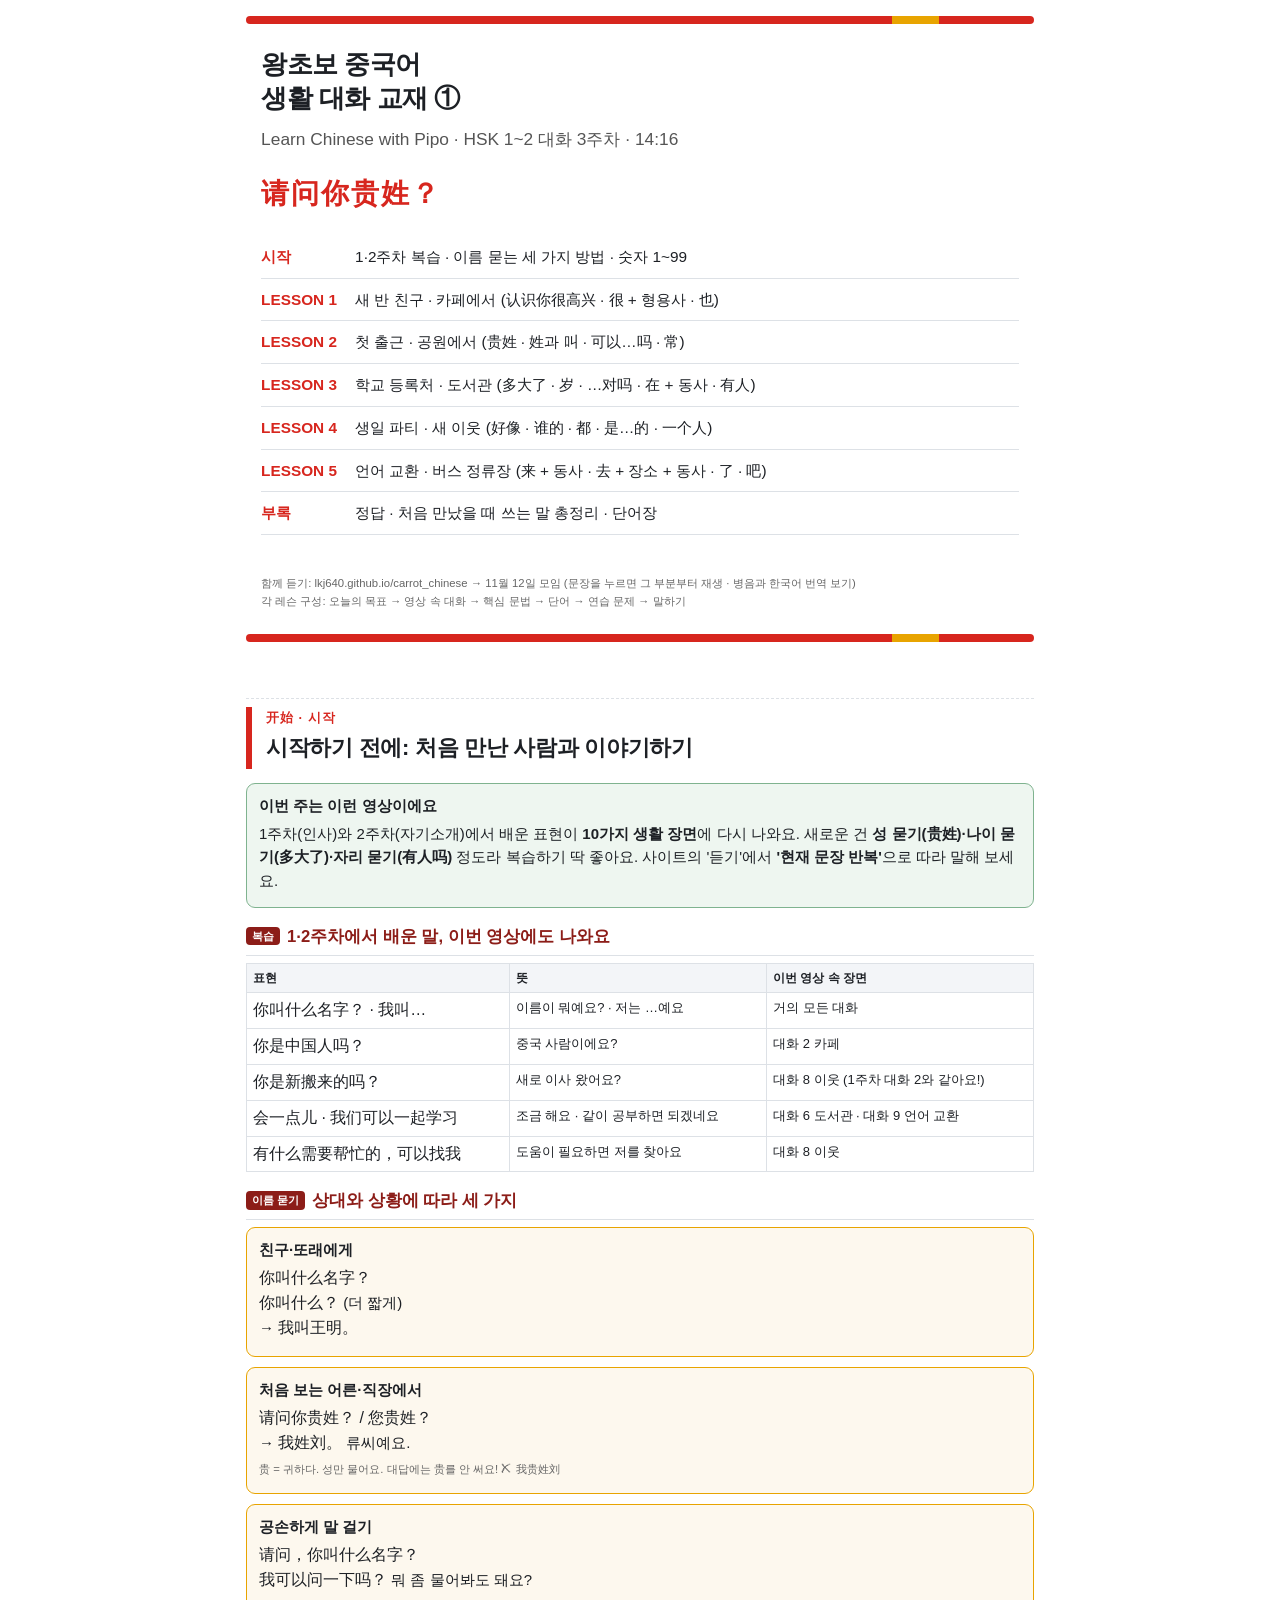
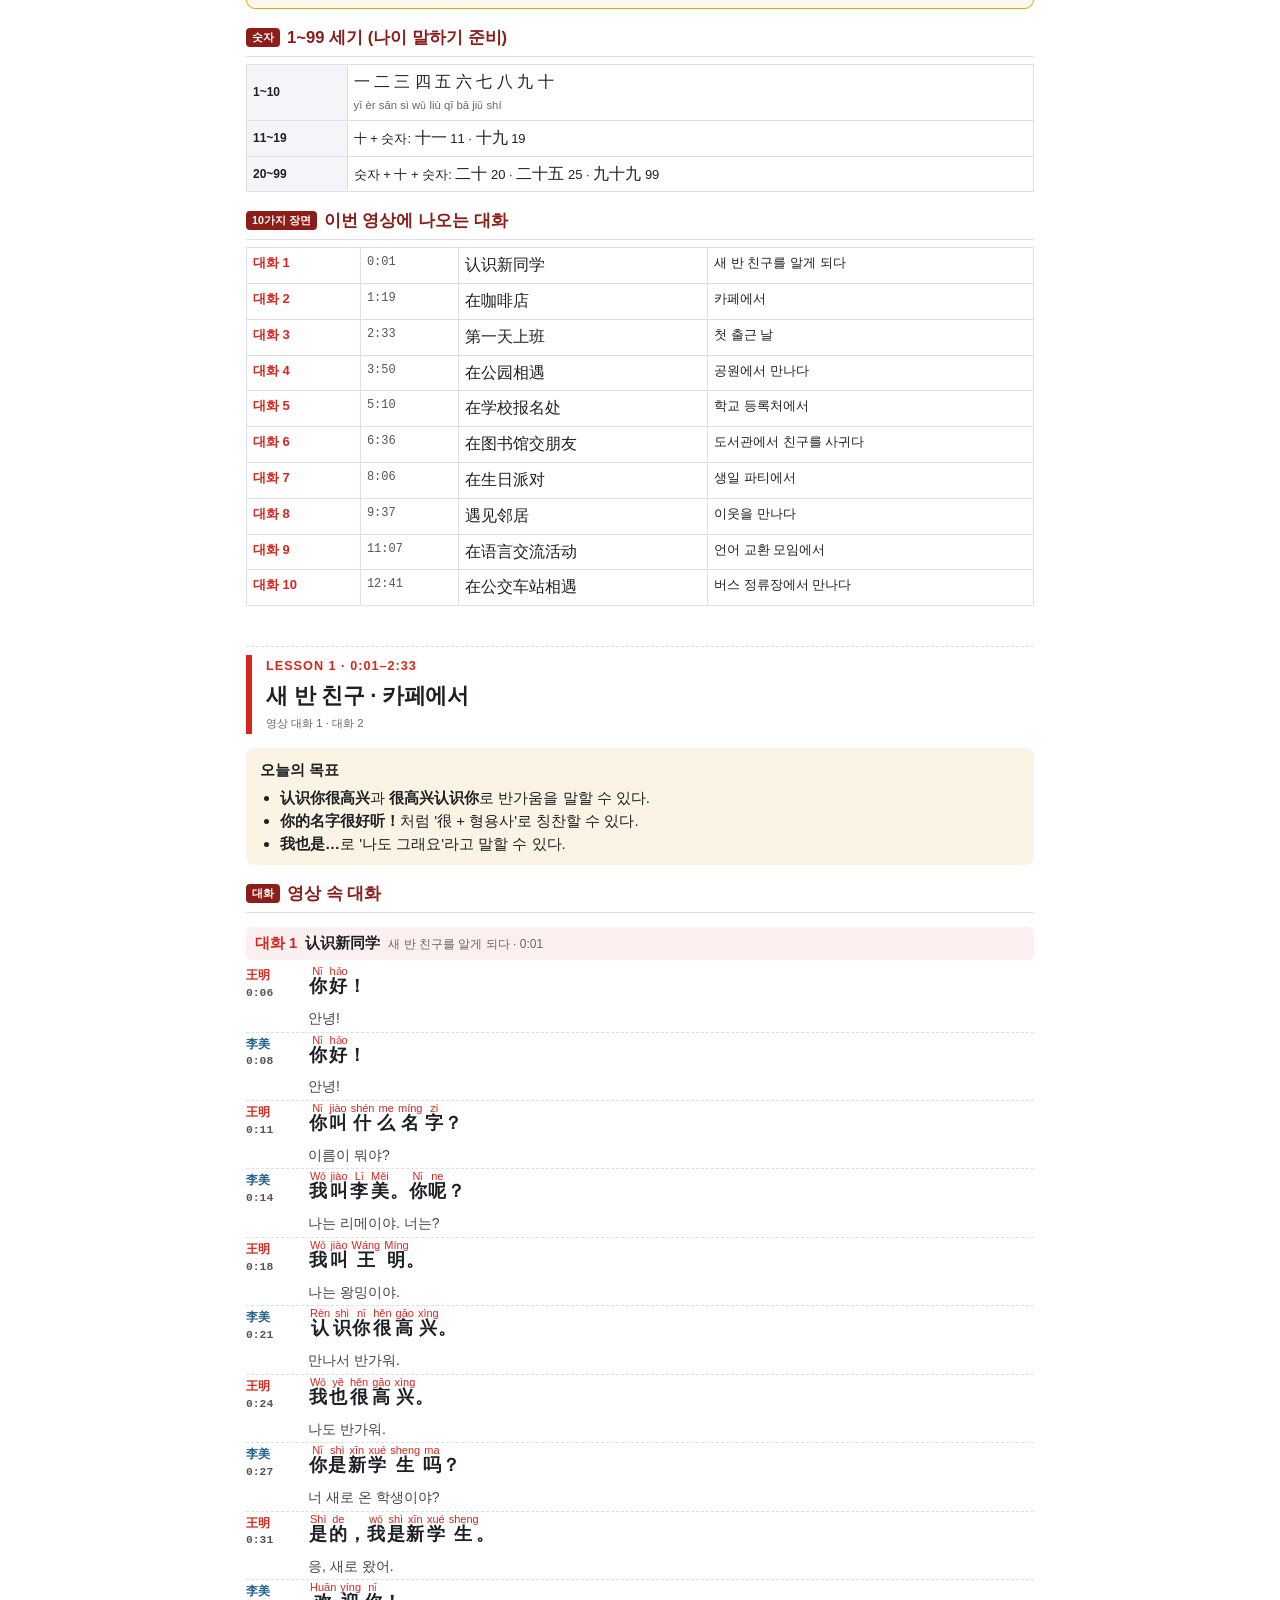
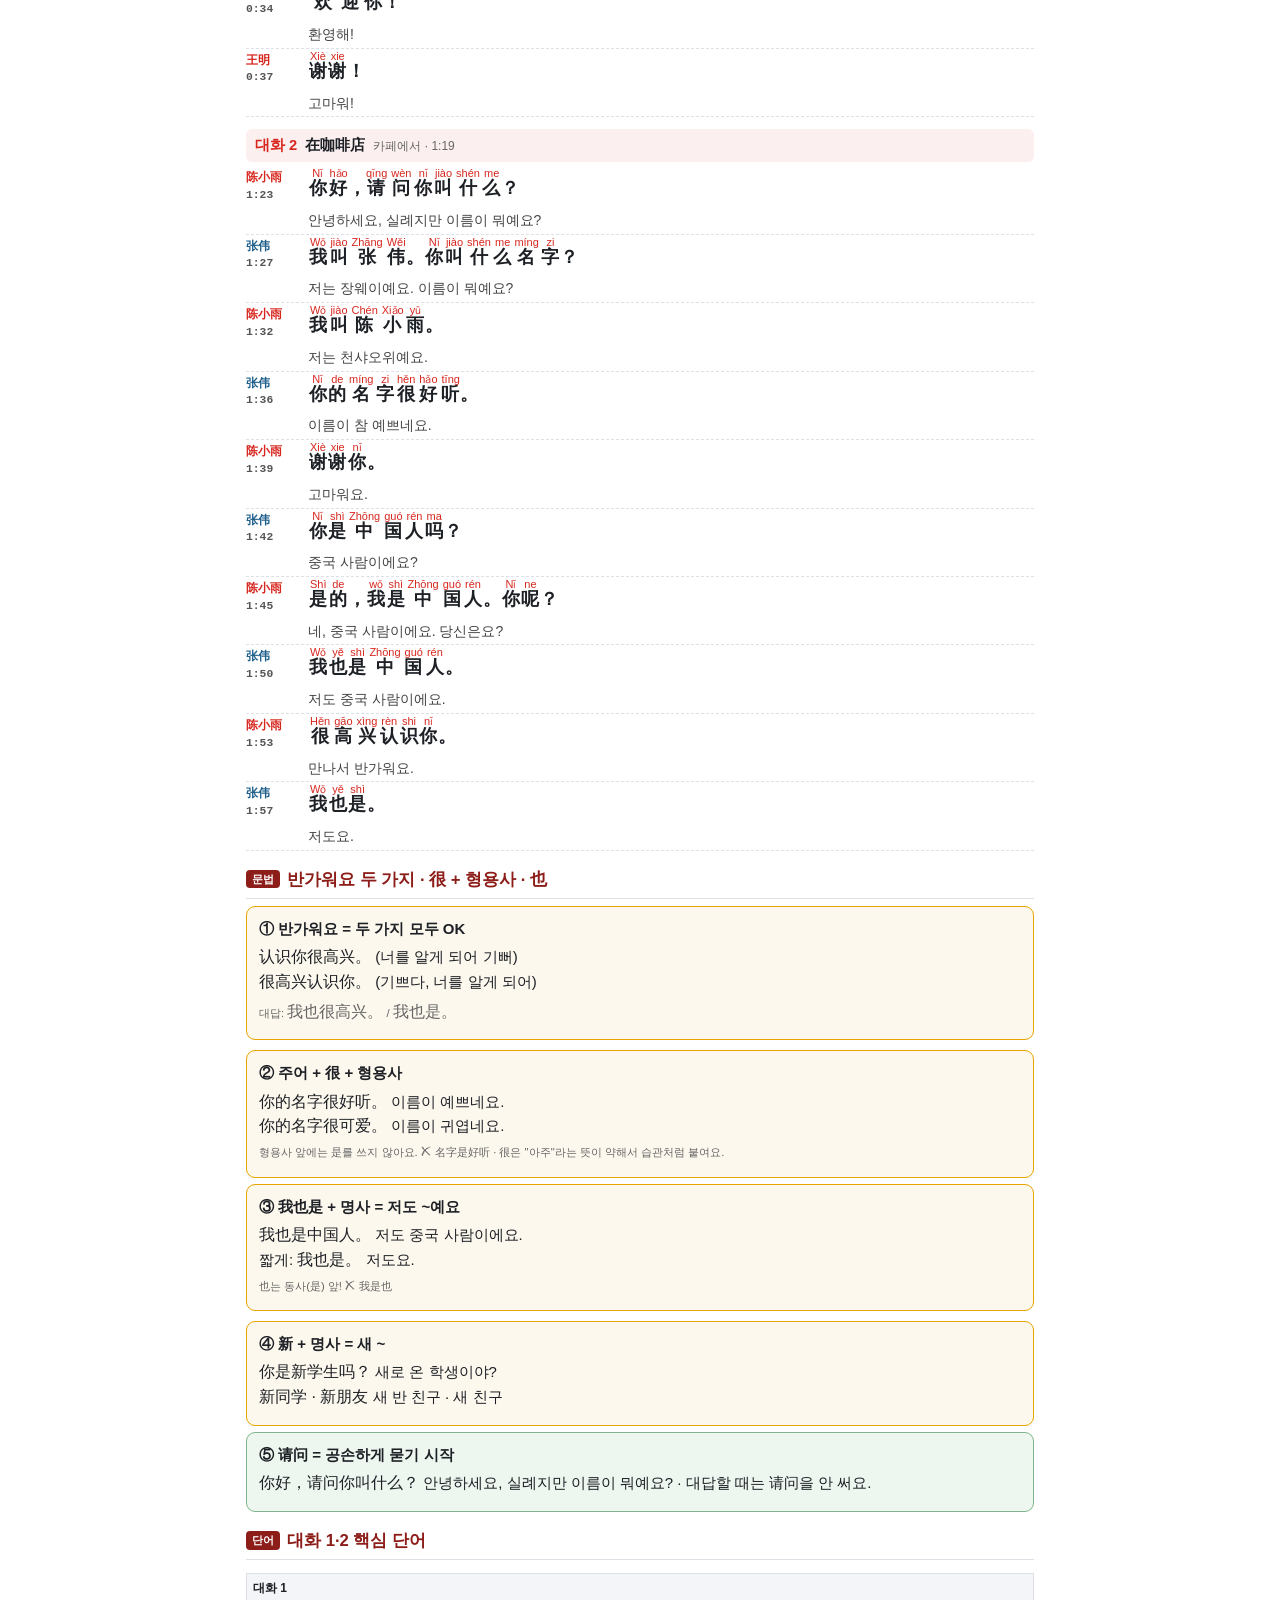
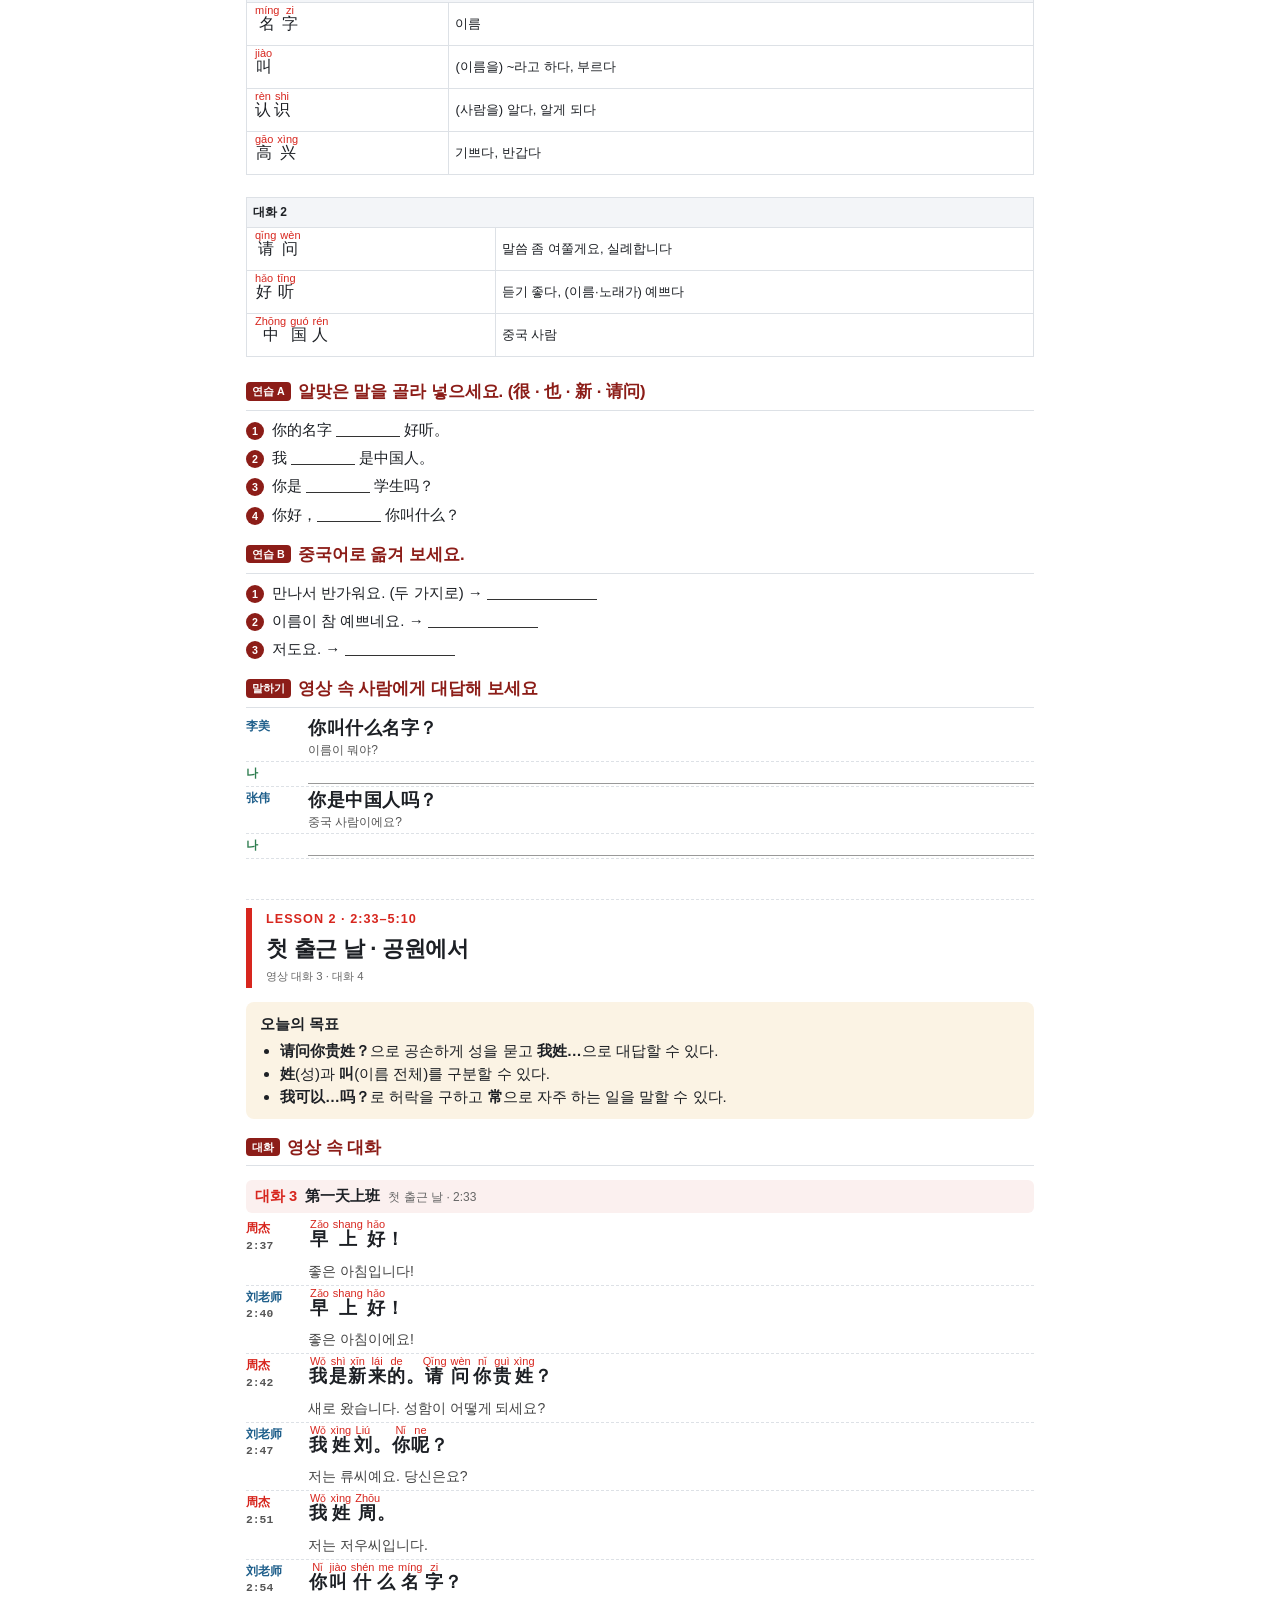
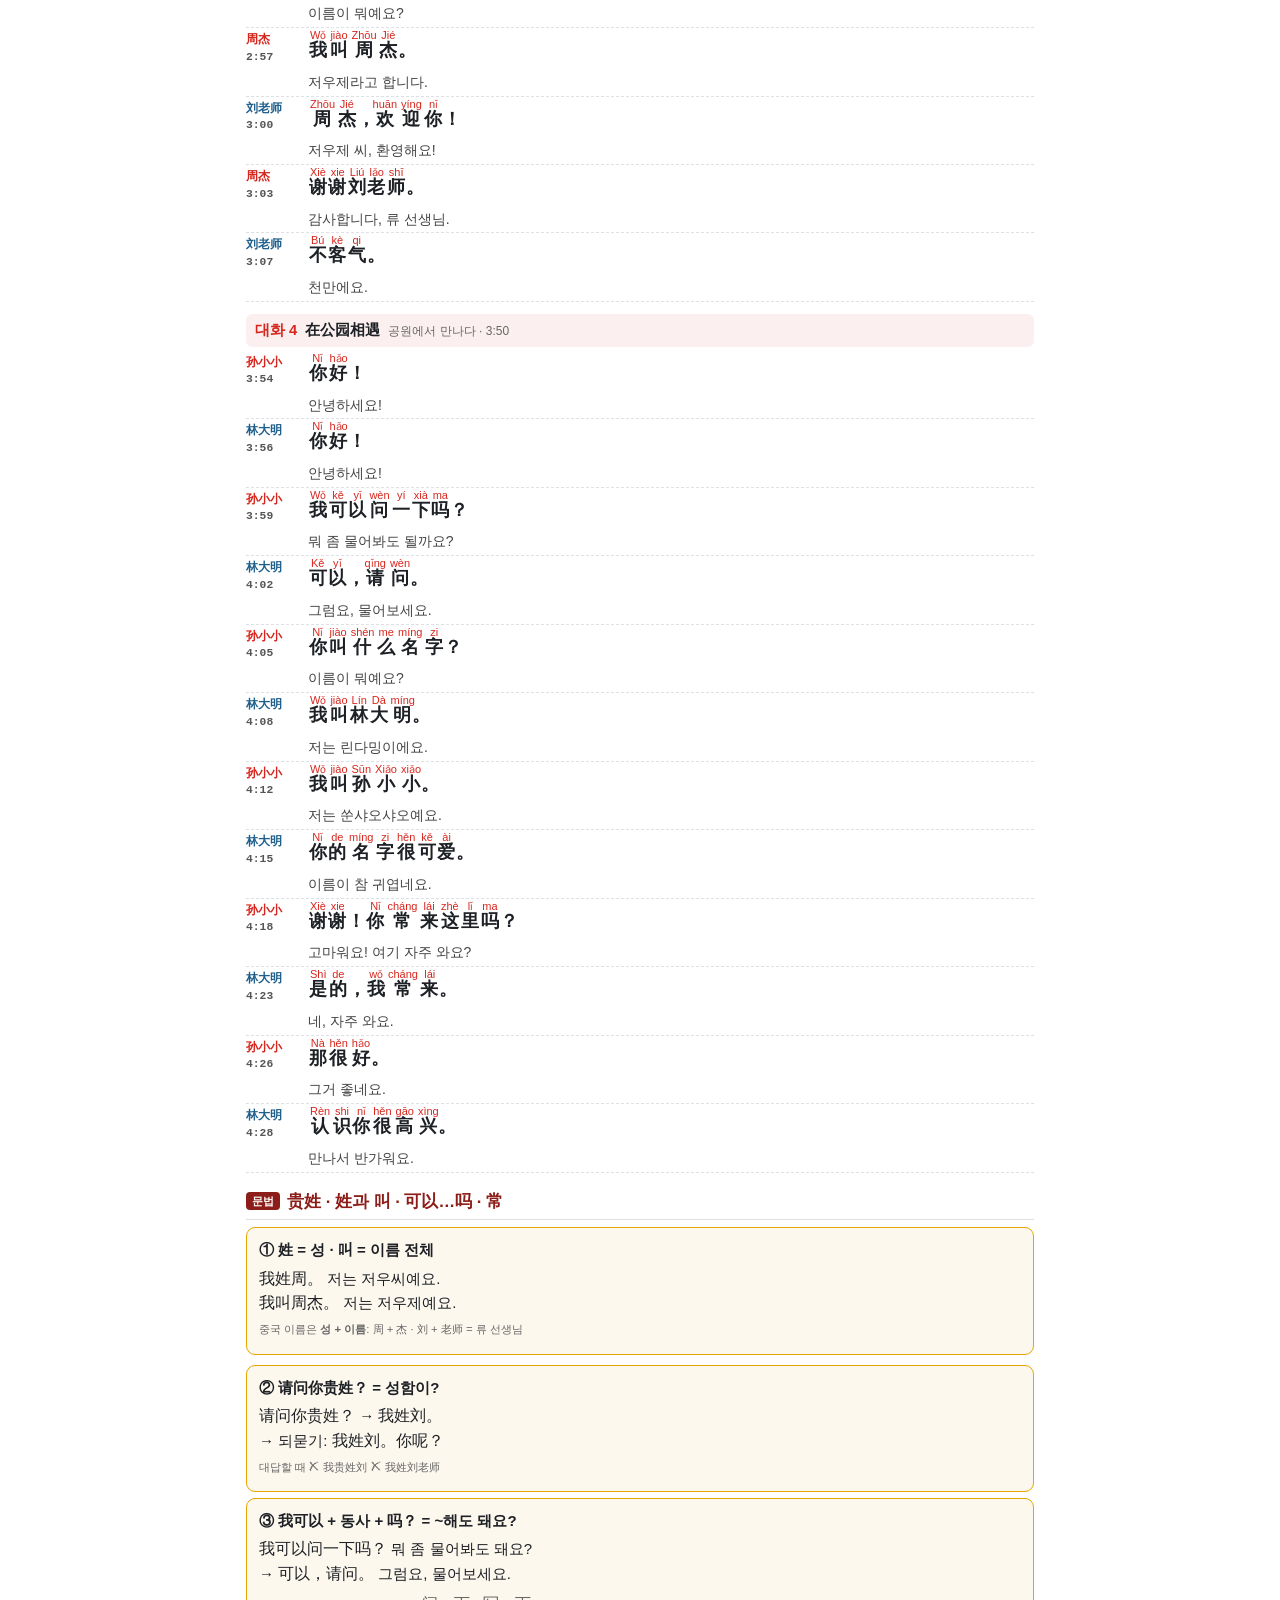
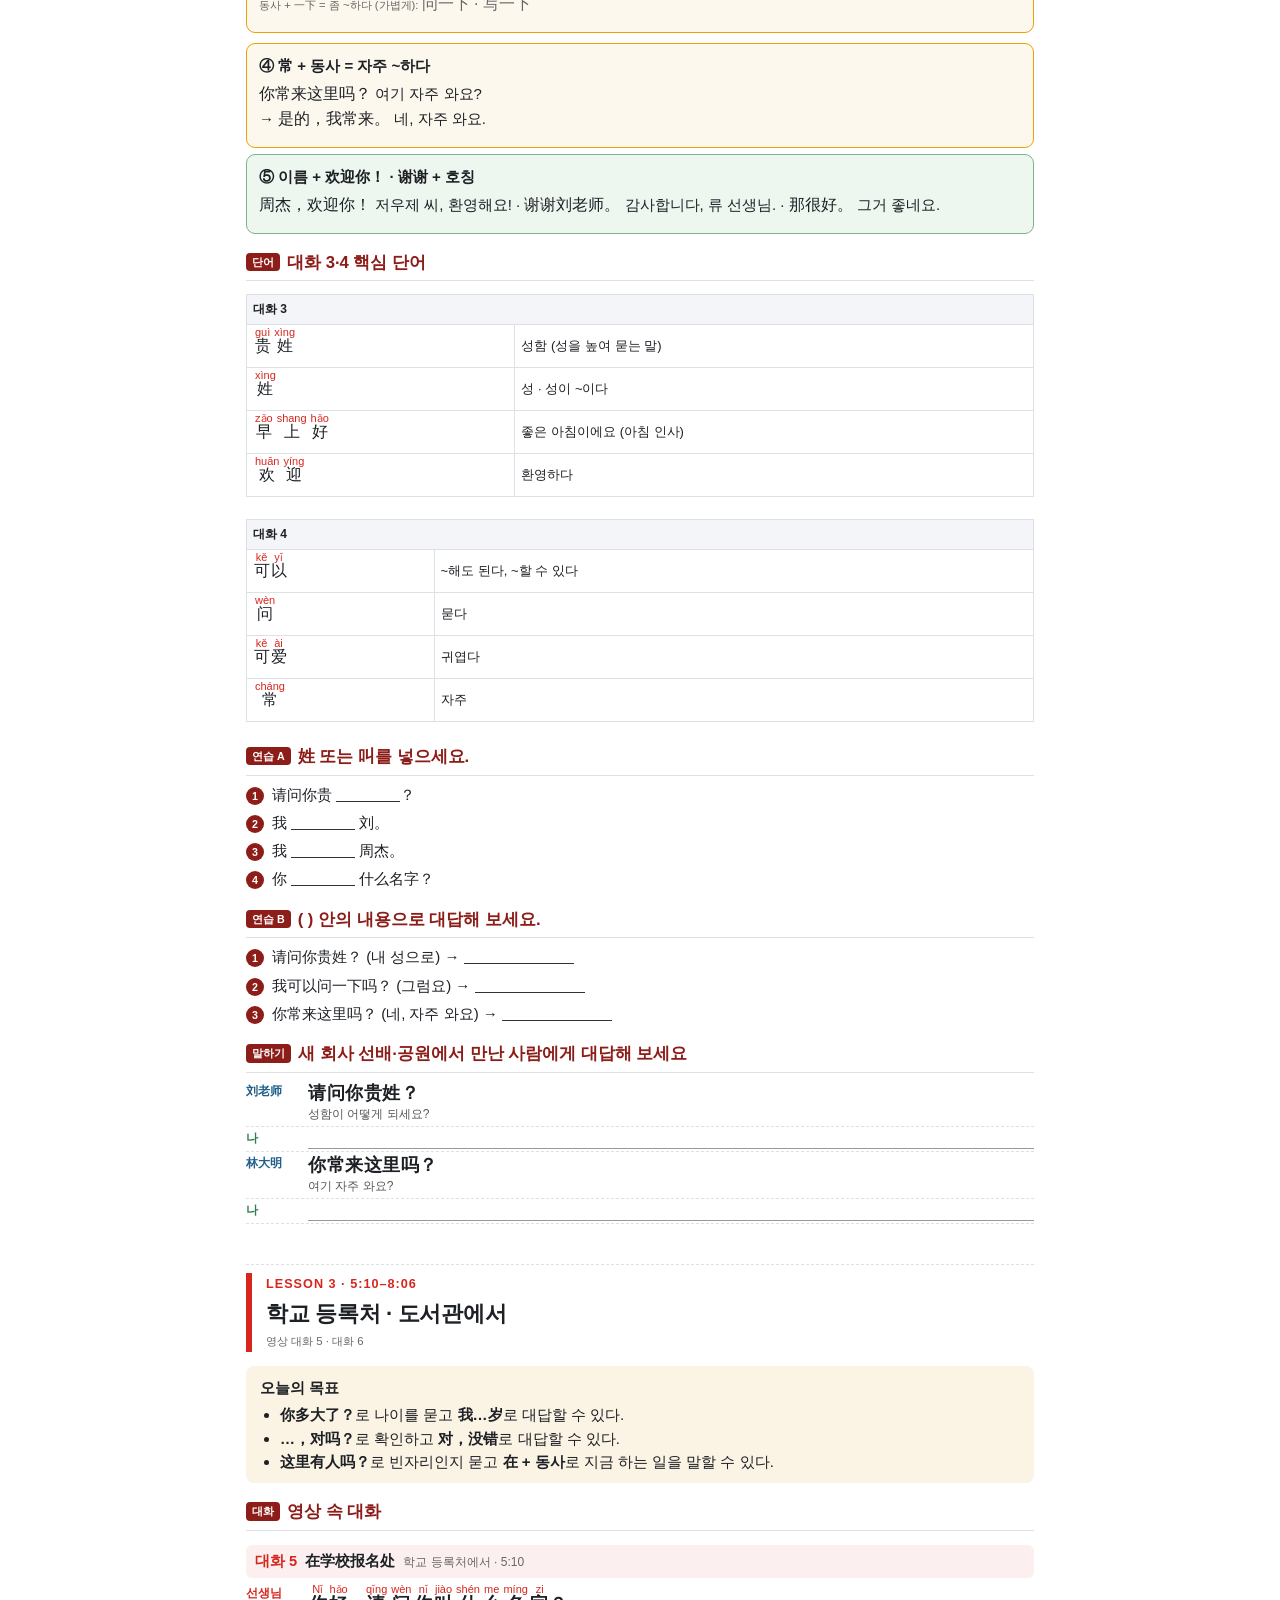
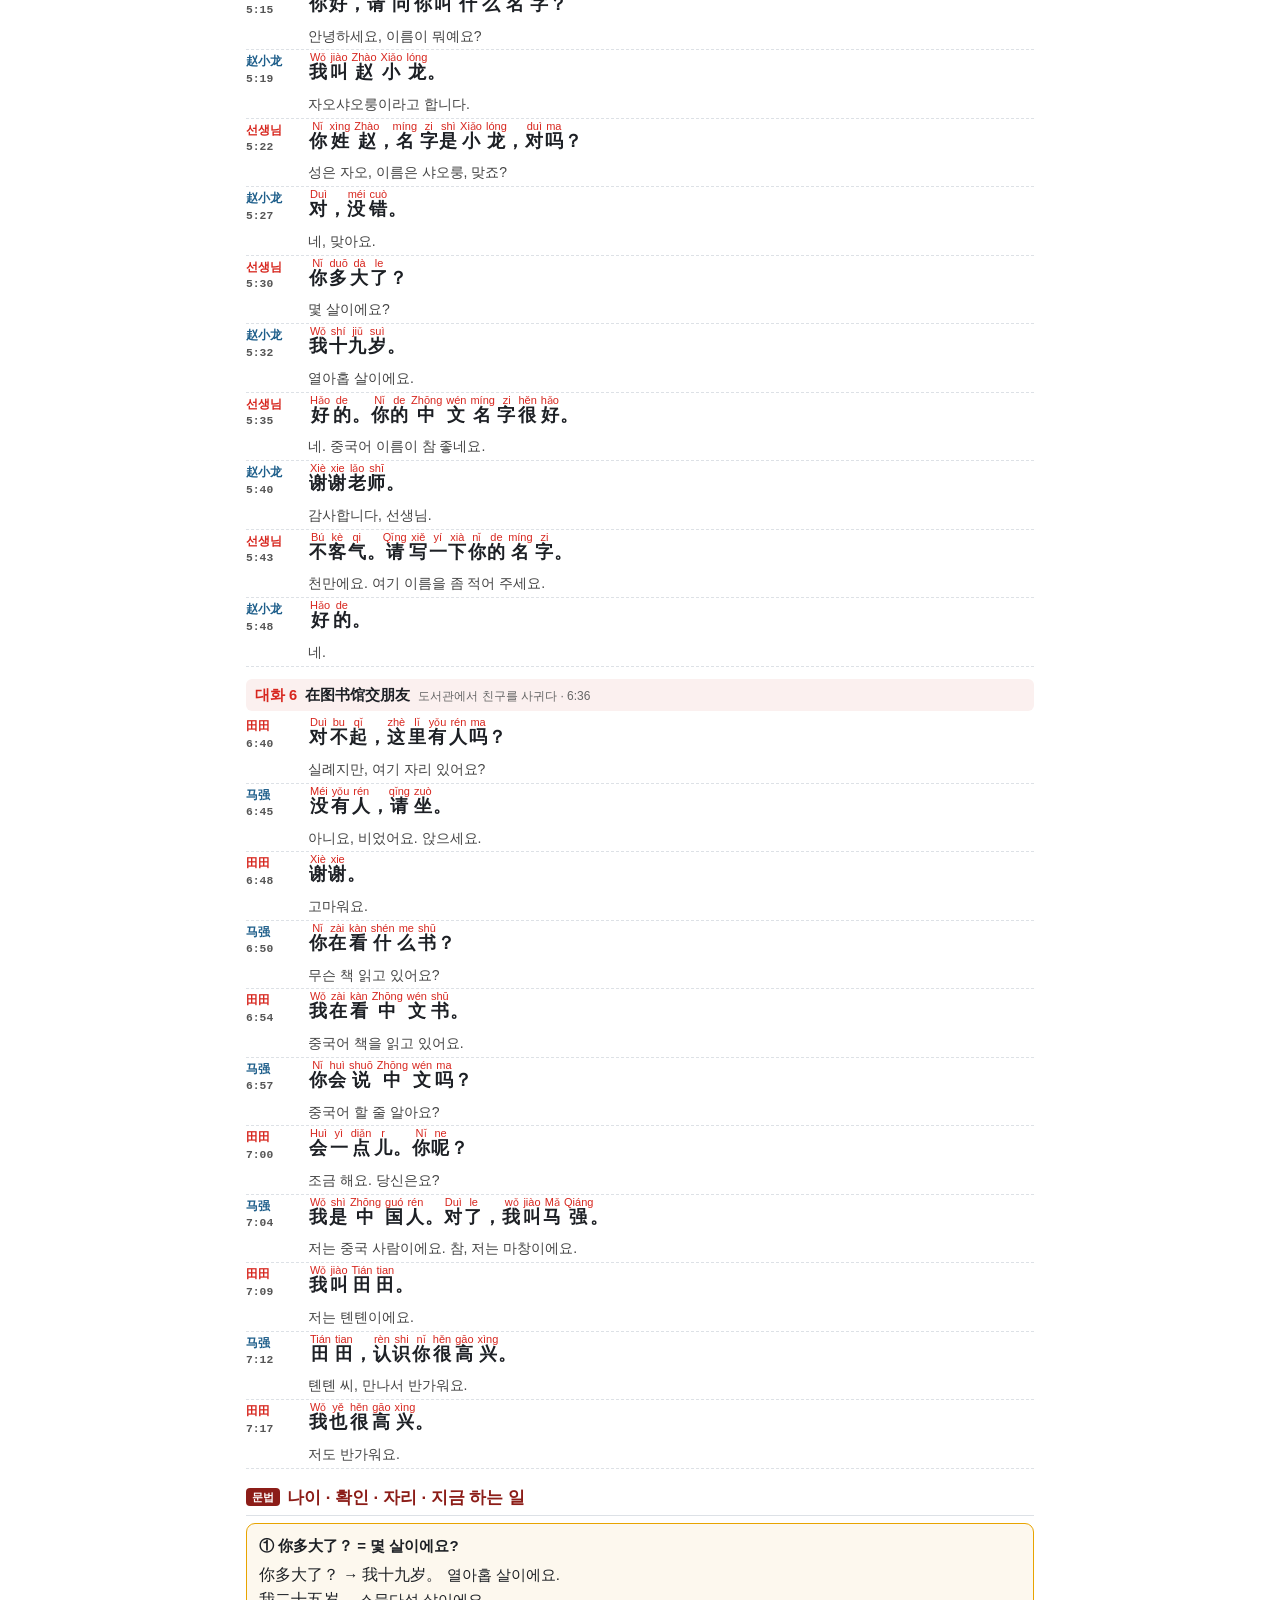
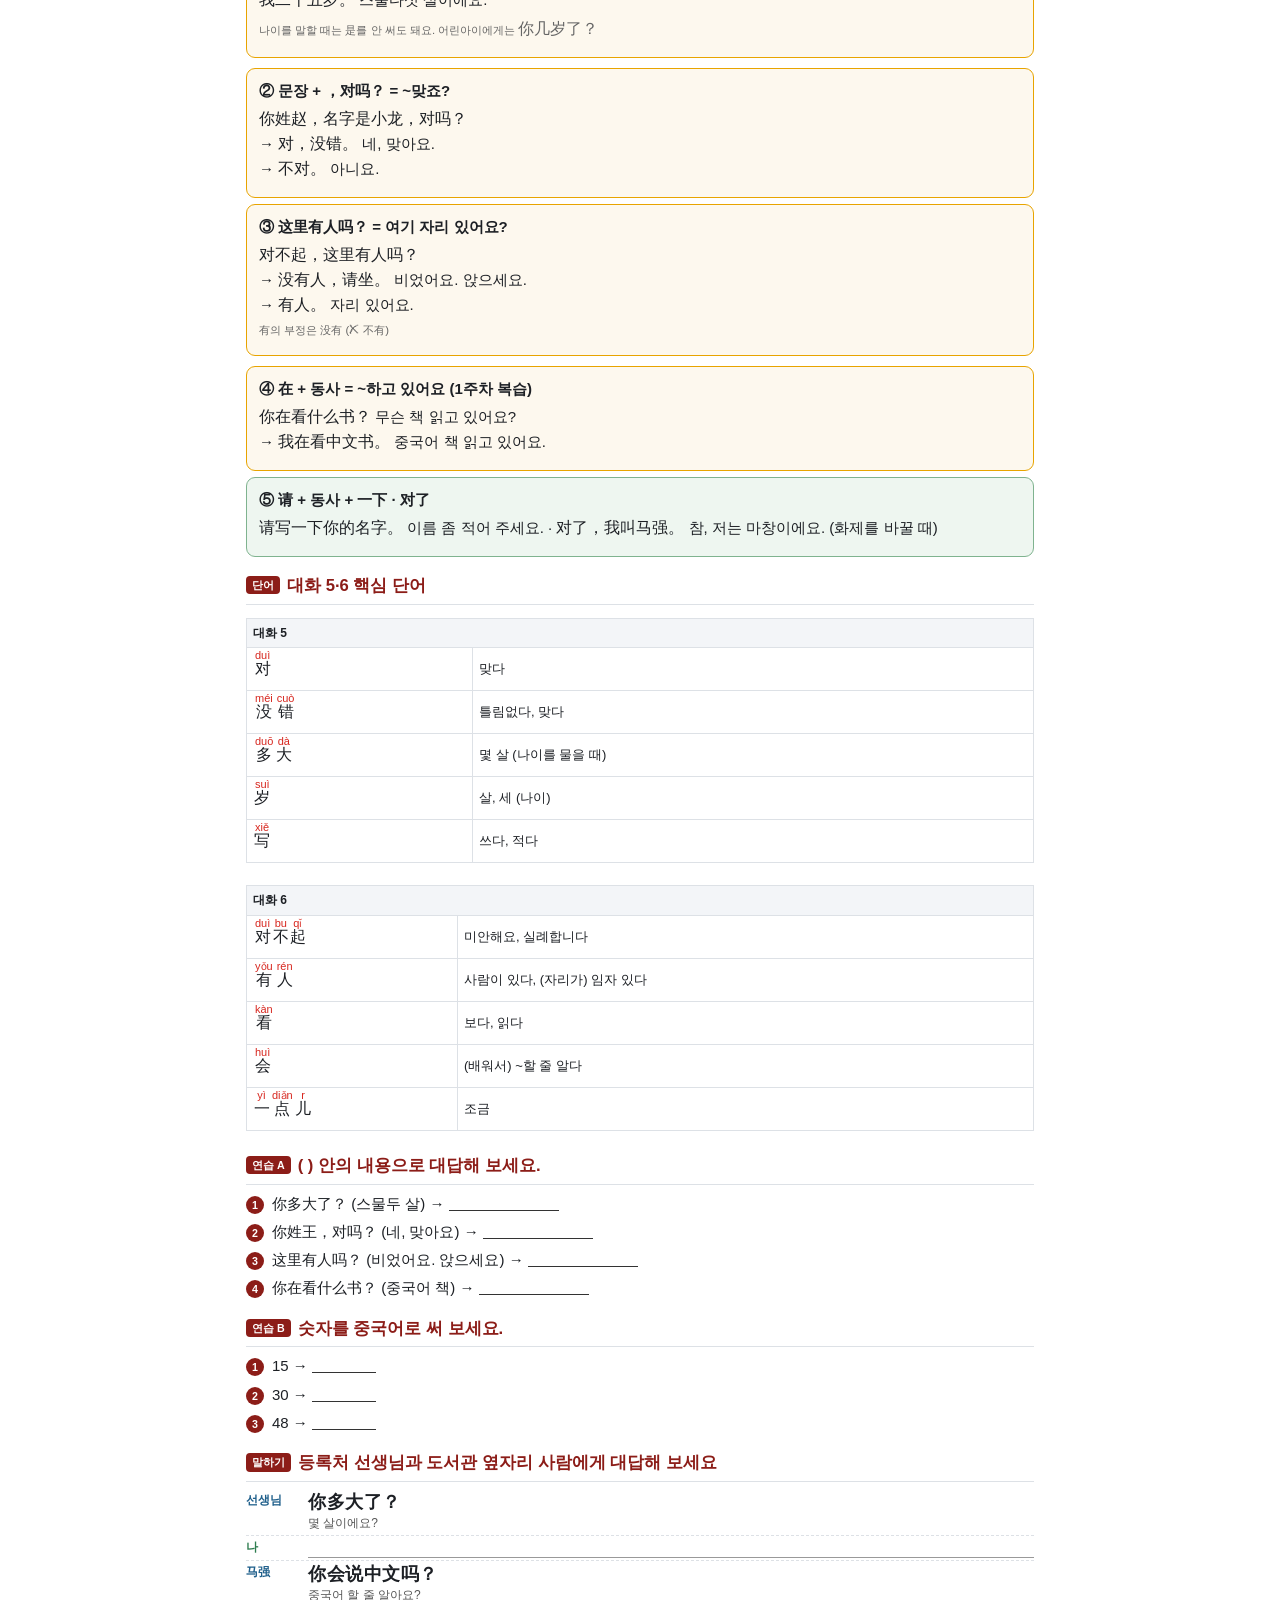
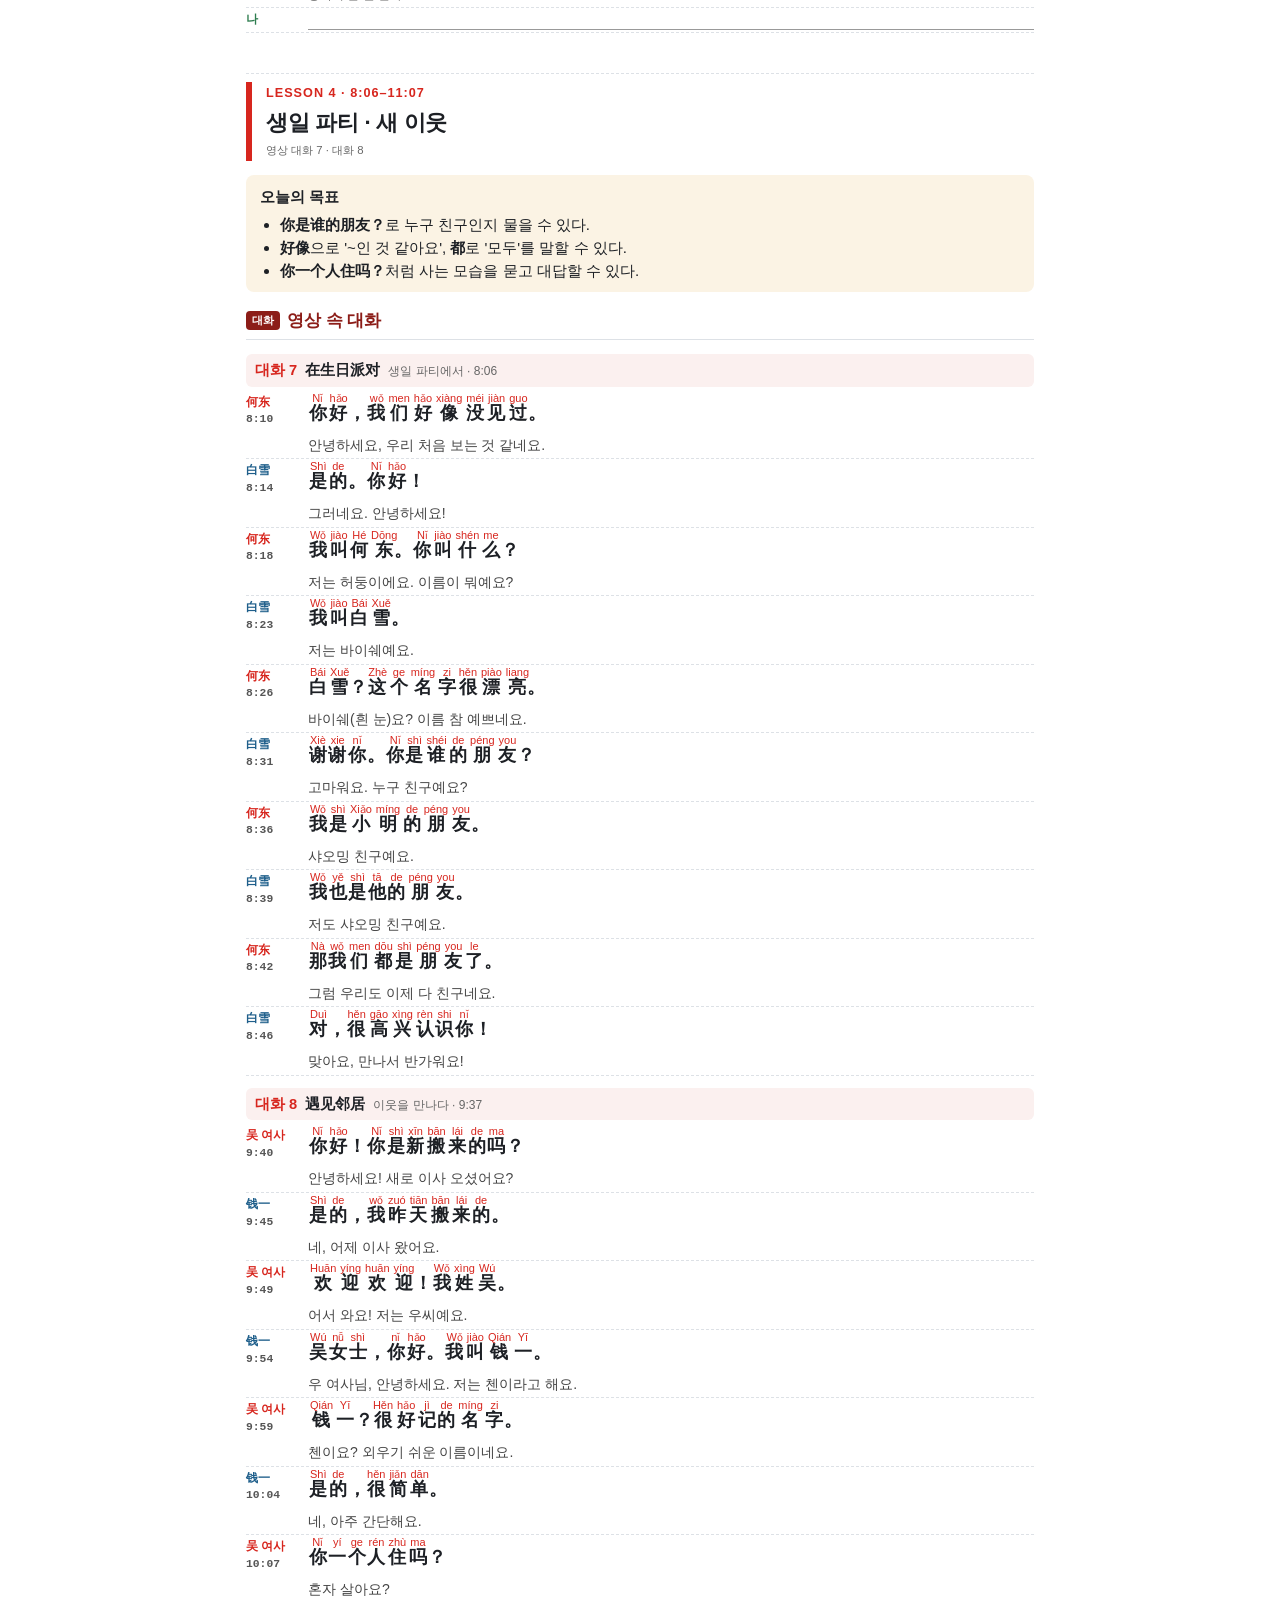
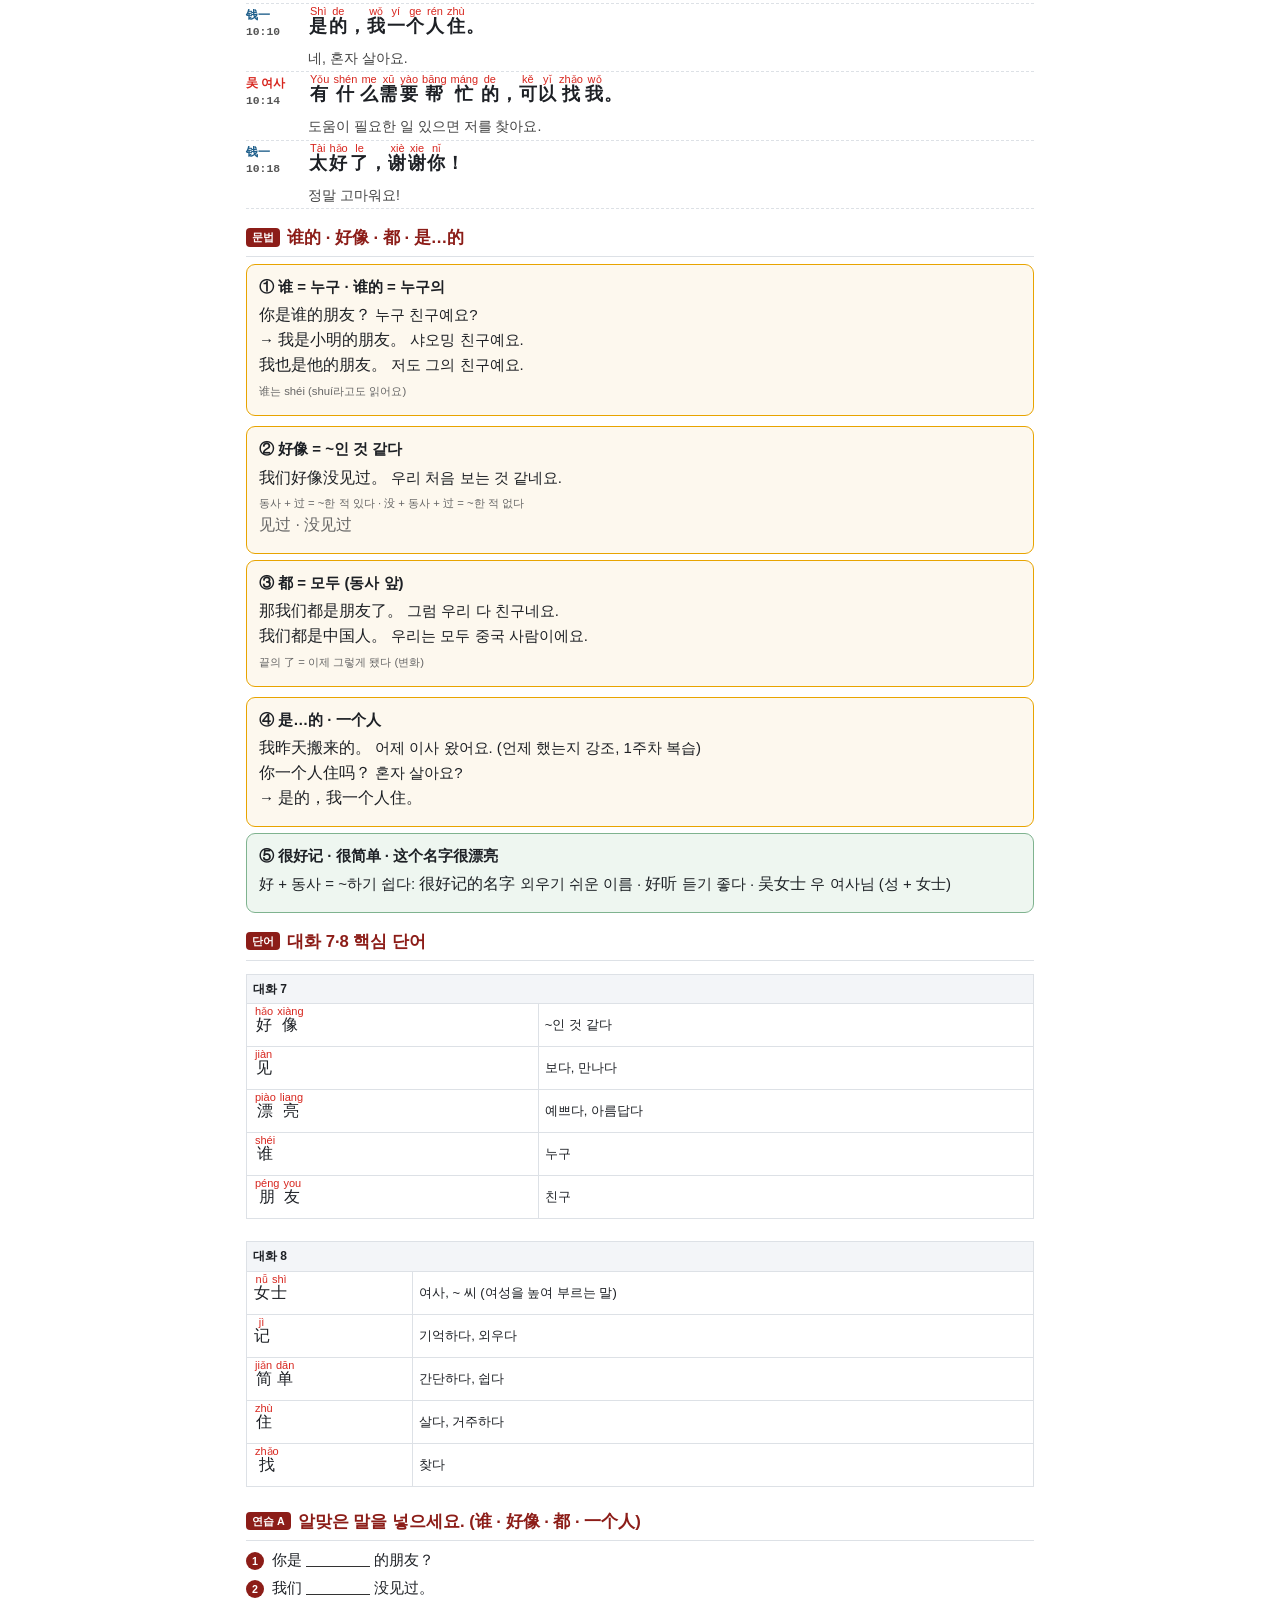
<file: meetings/2026-11-12/workbook.html>
<!doctype html><html lang="ko"><head><meta charset="utf-8"><title>중국어 생활 대화 교재 3주차</title><style>@page{size:A4;margin:16mm 15mm 16mm}
:root{--red:#c0392b;--yel:#e6a817;--blue:#1f5f8b;--grn:#2e7d4f;--line:#dde1e6;--head:#f3f5f8}
*{box-sizing:border-box}
body{margin:0;font-family:"Helvetica Neue","Apple SD Gothic Neo",sans-serif;font-size:10.5pt;line-height:1.55;color:#1d2025;-webkit-print-color-adjust:exact;print-color-adjust:exact}
b{font-weight:700}
.lesson{break-before:page}
.cover{height:262mm;display:flex;flex-direction:column;justify-content:space-between}
.stripe{height:8px;border-radius:4px;background:linear-gradient(90deg,var(--red) 0 25%,var(--yel) 25% 75%,var(--red) 75%)}
.ct{padding:0 4mm;margin-top:-10mm}
.cover h1{font-size:30pt;line-height:1.3;margin:0 0 10px;letter-spacing:-.5px}
.cs{font-size:13pt;color:#555}
.big{color:var(--red);font-size:20pt;font-weight:800;margin:34px 0 26px}
.toc{width:100%;border-collapse:collapse;font-size:11.5pt}
.toc th{color:var(--red);text-align:left;width:82px;padding:9px 0;border-bottom:1px solid var(--line);white-space:nowrap}
.toc td{padding:9px 0 9px 12px;border-bottom:1px solid var(--line)}
.foot{font-size:8.5pt;color:#666;margin-top:40px}
.hd{border-left:6px solid var(--red);padding:2px 0 2px 14px;margin-bottom:14px}
.hd .k{color:var(--red);font-weight:700;letter-spacing:1px;font-size:9.5pt}
.hd h1{margin:2px 0 2px;font-size:20pt;letter-spacing:-.3px}
.hd .s{font-size:8.5pt;color:#666}
.goal{background:#fbf3e4;border-radius:8px;padding:10px 14px;margin:10px 0 16px;break-inside:avoid}
.goal ul{margin:4px 0 0;padding-left:20px}
h2{font-size:12.5pt;color:var(--blue);border-bottom:1px solid var(--line);padding-bottom:5px;margin:20px 0 9px;break-after:avoid}
.tag{display:inline-block;background:var(--blue);color:#fff;font-size:8pt;padding:1px 6px;border-radius:4px;margin-right:7px;vertical-align:2px}
.dlg{margin:4px 0 6px}
.dl{display:flex;gap:12px;border-bottom:1px dashed var(--line);padding:4px 0;break-inside:avoid}
.dw{flex:0 0 58px;font-size:9pt;font-weight:700}
.dw span{display:block;font-family:Menlo,monospace;font-size:8.5pt;color:#555;font-weight:700}
.dw.S{color:var(--red)}.dw.M{color:var(--blue)}.dw.T{color:var(--grn)}
.dl b{display:block}.dl small{display:block;color:#555;font-size:9pt}
.ans{flex:1;border-bottom:1px solid #999;height:20px}
.t{width:100%;border-collapse:collapse;margin:6px 0;font-size:9.8pt;break-inside:avoid}
.t th{background:var(--head);text-align:left;font-size:9pt;padding:6px 8px;border:1px solid var(--line)}
.t td{padding:6px 8px;border:1px solid var(--line);vertical-align:top}
.scale td:first-child{width:34px;text-align:center;font-size:13pt}
.fill td{height:34px}
.mine td{height:27px}.mine td:nth-child(3){width:45%}
.match td{width:50%}
.two{display:flex;gap:10px;margin:6px 0}.two>.box{flex:1}
.box{border:1.3px solid var(--yel);border-radius:9px;padding:10px 12px;background:#fdf8ee;break-inside:avoid}
.box p{margin:5px 0}
.note{border-radius:9px;padding:9px 13px;margin:8px 0;break-inside:avoid}
.note b:first-child{display:block;margin-bottom:2px}
.note.g{background:#eef6f0;border:1.3px solid #7fb38f}
.note.y{background:#fdf6e6;border:1.3px solid var(--yel)}
.note.r{background:#fdeeee;border:1.3px solid #e07b72}
.sm{font-size:8.5pt;color:#666}
.cS{color:var(--red)}.cM{color:var(--blue)}.cT{color:var(--grn)}
ol.q{list-style:none;padding:0;margin:4px 0}
ol.q li{margin:7px 0;font-weight:600;break-inside:avoid}
.n{display:inline-block;width:18px;height:18px;line-height:18px;border-radius:50%;background:var(--blue);color:#fff;font-size:8pt;text-align:center;margin-right:8px;font-weight:700}
.bl{display:inline-block;width:140px;border-bottom:1px solid #333;height:14px;vertical-align:-2px}
.bl.s{width:72px}
.grid4{display:grid;grid-template-columns:repeat(4,1fr);gap:8px 14px;font-weight:600;margin:6px 0}
.grid5{display:grid;grid-template-columns:repeat(5,1fr);gap:8px;font-size:9.5pt;text-align:center}
.grid5>div{border:1px solid var(--line);border-radius:8px;padding:6px}
.story{border:1.3px solid var(--yel);border-radius:9px;padding:11px 14px;font-weight:700;line-height:1.9;font-size:11pt;background:#fffdf7;break-inside:avoid}
.fillp{font-weight:600;line-height:2.4}
ul.chk{list-style:none;padding:0}ul.chk li::before{content:"☐ ";font-size:12pt}
.ans-list p{margin:6px 0}
.vcols{columns:2;column-gap:12px}
.t.v{font-size:8.6pt;margin:0 0 10px}
.t.v td{padding:3px 6px}.t.v td:first-child{width:52%}
.cb{display:inline-block;width:9px;height:9px;border:1px solid #777;margin-right:5px}
/* ---- 화면(웹·모바일)용 ---- */
@media screen{
body{font-size:15px;max-width:820px;margin:0 auto;padding:0 16px 40px;background:#fff}
.lesson{margin-top:40px;padding-top:8px;border-top:1px dashed var(--line)}
.cover{height:auto;gap:24px;padding:16px 0}
.ct{margin-top:0}
.cover h1{font-size:26px}.big{font-size:20px;margin:20px 0}
.hd h1{font-size:22px}
.two{flex-direction:column}
.grid4{grid-template-columns:repeat(2,1fr)}
.grid5{grid-template-columns:repeat(2,1fr)}
.t{font-size:13px}.t td,.t th{padding:5px 6px;overflow-wrap:anywhere}
.vcols{columns:1}
.bl{width:110px}.bl.s{width:64px}
.dw{flex-basis:52px}
}

/* ---- 중국어 교재용 ---- */
:root{--red:#d7261e;--yel:#e8a400;--blue:#8c1d18}
.stripe{background:linear-gradient(90deg,var(--red) 0 82%,var(--yel) 82% 88%,var(--red) 88%)}
.zh,[lang="zh-CN"]{font-family:"PingFang SC","Hiragino Sans GB","Noto Sans SC","Noto Sans CJK SC","Microsoft YaHei",sans-serif}
.big{font-size:28pt;letter-spacing:2px}
.dl b.zh{font-size:12.5pt;letter-spacing:.5px}
.dl i.py{display:block;font-style:normal;color:var(--red);font-size:9.5pt}
.dw.A{color:var(--red)}.dw.B{color:#1f5f8b}
h3.scene{font-size:11pt;margin:14px 0 4px;padding:5px 9px;background:#fbf0ef;border-radius:6px;break-after:avoid}
h3.scene .sn{color:var(--red);margin-right:4px}
h3.scene .sk{font-weight:400;color:#666;font-size:9pt;margin-left:4px}
.box>b:first-child{display:block;margin-bottom:2px}
.box.g{background:#eef6f0;border-color:#7fb38f}
.box .zh{font-size:11.5pt}
.t .zh{font-size:11pt}
.words .wz{font-size:12pt;white-space:nowrap}
.wp{color:var(--red);white-space:nowrap}
.tone td:nth-child(2){font-size:14pt;color:var(--red)}
.scenes td:first-child{white-space:nowrap;font-weight:700;color:var(--red)}
.scenes td:nth-child(2){font-family:Menlo,monospace;font-size:9pt;color:#555}
ol.q li{font-weight:500;margin:5px 0}
.dlg .dl{display:grid;grid-template-columns:54px 1fr 38%;gap:2px 10px;padding:3px 0;align-items:center}
.dlg .dl .dk{color:#444;font-size:9.3pt}
.dl b.zh{line-height:1.3}
h2{margin:16px 0 7px}
.vcols{columns:1}
.t.v td:first-child{width:30%}.t.v td.wp{width:28%}
.t.v{font-size:9pt;break-inside:auto}.t.v td{padding:2px 6px}.t.v tr{break-inside:avoid}
.lesson .dlg + h3.scene{margin-top:12px}
@media screen{
.dlg .dl{grid-template-columns:52px 1fr;align-items:start}.dlg .dl .dk{grid-column:2;font-size:14px}
.dl b.zh{font-size:18px}.dl i.py{font-size:13.5px}
.box .zh,.t .zh{font-size:16px}
.big{font-size:28px}
}
/* 병음을 한자 위에 (tools/ruby.py) */
.rb ruby{ruby-position:over;margin:0 .5px}
.rb rt{color:var(--red);font-size:7.5pt;font-weight:500;letter-spacing:0;padding:0 1.5px;font-family:-apple-system,"Helvetica Neue",Arial,sans-serif}
.dl b.zh.rb{line-height:2.1}
.t .zh.rb{line-height:2;white-space:nowrap}
.t .zh + i.py{display:block;font-style:normal;color:var(--red);font-size:8.5pt}
.t.v td:first-child{width:42%}
.t.v td,.words td{vertical-align:middle}
@media screen{.rb rt{font-size:11px}}
.lesson .dlg .dl{padding:2px 0}</style></head><body><section class="cover"><div class="stripe"></div>
<div class="ct"><h1>왕초보 중국어<br>생활 대화 교재 ①</h1>
<div class="cs">Learn Chinese with Pipo · HSK 1~2 대화 3주차 · 14:16</div>
<div class="big" lang="zh-CN">请问你贵姓？</div>
<table class="toc">
<tr><th>시작</th><td>1·2주차 복습 · 이름 묻는 세 가지 방법 · 숫자 1~99</td></tr>
<tr><th>LESSON 1</th><td>새 반 친구 · 카페에서 (认识你很高兴 · 很 + 형용사 · 也)</td></tr>
<tr><th>LESSON 2</th><td>첫 출근 · 공원에서 (贵姓 · 姓과 叫 · 可以…吗 · 常)</td></tr>
<tr><th>LESSON 3</th><td>학교 등록처 · 도서관 (多大了 · 岁 · …对吗 · 在 + 동사 · 有人)</td></tr>
<tr><th>LESSON 4</th><td>생일 파티 · 새 이웃 (好像 · 谁的 · 都 · 是…的 · 一个人)</td></tr>
<tr><th>LESSON 5</th><td>언어 교환 · 버스 정류장 (来 + 동사 · 去 + 장소 + 동사 · 了 · 吧)</td></tr>
<tr><th>부록</th><td>정답 · 처음 만났을 때 쓰는 말 총정리 · 단어장</td></tr>
</table>
<div class="foot">함께 듣기: lkj640.github.io/carrot_chinese → 11월 12일 모임 (문장을 누르면 그 부분부터 재생 · 병음과 한국어 번역 보기)<br>
각 레슨 구성: 오늘의 목표 → 영상 속 대화 → 핵심 문법 → 단어 → 연습 문제 → 말하기</div></div>
<div class="stripe"></div></section><section class="lesson"><div class="hd"><div class="k">开始 · 시작</div><h1>시작하기 전에: 처음 만난 사람과 이야기하기</h1></div><div class="box g"><b>이번 주는 이런 영상이에요</b><p>1주차(인사)와 2주차(자기소개)에서 배운 표현이 <b>10가지 생활 장면</b>에 다시 나와요. 새로운 건 <b>성 묻기(贵姓)·나이 묻기(多大了)·자리 묻기(有人吗)</b> 정도라 복습하기 딱 좋아요. 사이트의 '듣기'에서 <b>'현재 문장 반복'</b>으로 따라 말해 보세요.</p></div><h2><span class="tag">복습</span>1·2주차에서 배운 말, 이번 영상에도 나와요</h2>
<table class="t"><tr><th>표현</th><th>뜻</th><th>이번 영상 속 장면</th></tr>
<tr><td><span class="zh" lang="zh-CN">你叫什么名字？ · 我叫…</span></td><td>이름이 뭐예요? · 저는 …예요</td><td>거의 모든 대화</td></tr>
<tr><td><span class="zh" lang="zh-CN">你是中国人吗？</span></td><td>중국 사람이에요?</td><td>대화 2 카페</td></tr>
<tr><td><span class="zh" lang="zh-CN">你是新搬来的吗？</span></td><td>새로 이사 왔어요?</td><td>대화 8 이웃 (1주차 대화 2와 같아요!)</td></tr>
<tr><td><span class="zh" lang="zh-CN">会一点儿 · 我们可以一起学习</span></td><td>조금 해요 · 같이 공부하면 되겠네요</td><td>대화 6 도서관 · 대화 9 언어 교환</td></tr>
<tr><td><span class="zh" lang="zh-CN">有什么需要帮忙的，可以找我</span></td><td>도움이 필요하면 저를 찾아요</td><td>대화 8 이웃</td></tr></table>
<h2><span class="tag">이름 묻기</span>상대와 상황에 따라 세 가지</h2><div class="two"><div class="box y"><b>친구·또래에게</b><p><span class="zh" lang="zh-CN">你叫什么名字？</span><br><span class="zh" lang="zh-CN">你叫什么？</span> (더 짧게)<br>→ <span class="zh" lang="zh-CN">我叫王明。</span></p></div><div class="box y"><b>처음 보는 어른·직장에서</b><p><span class="zh" lang="zh-CN">请问你贵姓？ / 您贵姓？</span><br>→ <span class="zh" lang="zh-CN">我姓刘。</span> 류씨예요.</p><p class="sm">贵 = 귀하다. 성만 물어요. 대답에는 贵를 안 써요! ✗ 我贵姓刘</p></div><div class="box y"><b>공손하게 말 걸기</b><p><span class="zh" lang="zh-CN">请问，你叫什么名字？</span><br><span class="zh" lang="zh-CN">我可以问一下吗？</span> 뭐 좀 물어봐도 돼요?</p></div></div><h2><span class="tag">숫자</span>1~99 세기 (나이 말하기 준비)</h2>
<table class="t"><tr><th>1~10</th><td><span class="zh" lang="zh-CN">一 二 三 四 五 六 七 八 九 十</span><br><span class="sm">yī èr sān sì wǔ liù qī bā jiǔ shí</span></td></tr>
<tr><th>11~19</th><td>十 + 숫자: <span class="zh" lang="zh-CN">十一</span> 11 · <span class="zh" lang="zh-CN">十九</span> 19</td></tr>
<tr><th>20~99</th><td>숫자 + 十 + 숫자: <span class="zh" lang="zh-CN">二十</span> 20 · <span class="zh" lang="zh-CN">二十五</span> 25 · <span class="zh" lang="zh-CN">九十九</span> 99</td></tr></table>
<h2><span class="tag">10가지 장면</span>이번 영상에 나오는 대화</h2><table class="t scenes"><tr><td>대화 1</td><td>0:01</td><td><span class="zh" lang="zh-CN">认识新同学</span></td><td>새 반 친구를 알게 되다</td></tr><tr><td>대화 2</td><td>1:19</td><td><span class="zh" lang="zh-CN">在咖啡店</span></td><td>카페에서</td></tr><tr><td>대화 3</td><td>2:33</td><td><span class="zh" lang="zh-CN">第一天上班</span></td><td>첫 출근 날</td></tr><tr><td>대화 4</td><td>3:50</td><td><span class="zh" lang="zh-CN">在公园相遇</span></td><td>공원에서 만나다</td></tr><tr><td>대화 5</td><td>5:10</td><td><span class="zh" lang="zh-CN">在学校报名处</span></td><td>학교 등록처에서</td></tr><tr><td>대화 6</td><td>6:36</td><td><span class="zh" lang="zh-CN">在图书馆交朋友</span></td><td>도서관에서 친구를 사귀다</td></tr><tr><td>대화 7</td><td>8:06</td><td><span class="zh" lang="zh-CN">在生日派对</span></td><td>생일 파티에서</td></tr><tr><td>대화 8</td><td>9:37</td><td><span class="zh" lang="zh-CN">遇见邻居</span></td><td>이웃을 만나다</td></tr><tr><td>대화 9</td><td>11:07</td><td><span class="zh" lang="zh-CN">在语言交流活动</span></td><td>언어 교환 모임에서</td></tr><tr><td>대화 10</td><td>12:41</td><td><span class="zh" lang="zh-CN">在公交车站相遇</span></td><td>버스 정류장에서 만나다</td></tr></table></section><section class="lesson"><div class="hd"><div class="k">LESSON 1 · 0:01–2:33</div><h1>새 반 친구 · 카페에서</h1><div class="s">영상 대화 1 · 대화 2</div></div><div class="goal"><b>오늘의 목표</b><ul><li><b>认识你很高兴</b>과 <b>很高兴认识你</b>로 반가움을 말할 수 있다.</li><li><b>你的名字很好听！</b>처럼 '很 + 형용사'로 칭찬할 수 있다.</li><li><b>我也是…</b>로 '나도 그래요'라고 말할 수 있다.</li></ul></div><h2><span class="tag">대화</span>영상 속 대화</h2><h3 class="scene"><span class="sn">대화 1</span> <span class="zh" lang="zh-CN">认识新同学</span> <span class="sk">새 반 친구를 알게 되다 · 0:01</span></h3><div class="dlg"><div class="dl"><div class="dw A">王明<span>0:06</span></div><div><b class="zh rb" lang="zh-CN"><ruby>你<rt>Nǐ</rt></ruby><ruby>好<rt>hǎo</rt></ruby>！</b></div><small class="dk">안녕!</small></div><div class="dl"><div class="dw B">李美<span>0:08</span></div><div><b class="zh rb" lang="zh-CN"><ruby>你<rt>Nǐ</rt></ruby><ruby>好<rt>hǎo</rt></ruby>！</b></div><small class="dk">안녕!</small></div><div class="dl"><div class="dw A">王明<span>0:11</span></div><div><b class="zh rb" lang="zh-CN"><ruby>你<rt>Nǐ</rt></ruby><ruby>叫<rt>jiào</rt></ruby><ruby>什<rt>shén</rt></ruby><ruby>么<rt>me</rt></ruby><ruby>名<rt>míng</rt></ruby><ruby>字<rt>zi</rt></ruby>？</b></div><small class="dk">이름이 뭐야?</small></div><div class="dl"><div class="dw B">李美<span>0:14</span></div><div><b class="zh rb" lang="zh-CN"><ruby>我<rt>Wǒ</rt></ruby><ruby>叫<rt>jiào</rt></ruby><ruby>李<rt>Lǐ</rt></ruby><ruby>美<rt>Měi</rt></ruby>。<ruby>你<rt>Nǐ</rt></ruby><ruby>呢<rt>ne</rt></ruby>？</b></div><small class="dk">나는 리메이야. 너는?</small></div><div class="dl"><div class="dw A">王明<span>0:18</span></div><div><b class="zh rb" lang="zh-CN"><ruby>我<rt>Wǒ</rt></ruby><ruby>叫<rt>jiào</rt></ruby><ruby>王<rt>Wáng</rt></ruby><ruby>明<rt>Míng</rt></ruby>。</b></div><small class="dk">나는 왕밍이야.</small></div><div class="dl"><div class="dw B">李美<span>0:21</span></div><div><b class="zh rb" lang="zh-CN"><ruby>认<rt>Rèn</rt></ruby><ruby>识<rt>shi</rt></ruby><ruby>你<rt>nǐ</rt></ruby><ruby>很<rt>hěn</rt></ruby><ruby>高<rt>gāo</rt></ruby><ruby>兴<rt>xìng</rt></ruby>。</b></div><small class="dk">만나서 반가워.</small></div><div class="dl"><div class="dw A">王明<span>0:24</span></div><div><b class="zh rb" lang="zh-CN"><ruby>我<rt>Wǒ</rt></ruby><ruby>也<rt>yě</rt></ruby><ruby>很<rt>hěn</rt></ruby><ruby>高<rt>gāo</rt></ruby><ruby>兴<rt>xìng</rt></ruby>。</b></div><small class="dk">나도 반가워.</small></div><div class="dl"><div class="dw B">李美<span>0:27</span></div><div><b class="zh rb" lang="zh-CN"><ruby>你<rt>Nǐ</rt></ruby><ruby>是<rt>shì</rt></ruby><ruby>新<rt>xīn</rt></ruby><ruby>学<rt>xué</rt></ruby><ruby>生<rt>sheng</rt></ruby><ruby>吗<rt>ma</rt></ruby>？</b></div><small class="dk">너 새로 온 학생이야?</small></div><div class="dl"><div class="dw A">王明<span>0:31</span></div><div><b class="zh rb" lang="zh-CN"><ruby>是<rt>Shì</rt></ruby><ruby>的<rt>de</rt></ruby>，<ruby>我<rt>wǒ</rt></ruby><ruby>是<rt>shì</rt></ruby><ruby>新<rt>xīn</rt></ruby><ruby>学<rt>xué</rt></ruby><ruby>生<rt>sheng</rt></ruby>。</b></div><small class="dk">응, 새로 왔어.</small></div><div class="dl"><div class="dw B">李美<span>0:34</span></div><div><b class="zh rb" lang="zh-CN"><ruby>欢<rt>Huān</rt></ruby><ruby>迎<rt>yíng</rt></ruby><ruby>你<rt>nǐ</rt></ruby>！</b></div><small class="dk">환영해!</small></div><div class="dl"><div class="dw A">王明<span>0:37</span></div><div><b class="zh rb" lang="zh-CN"><ruby>谢<rt>Xiè</rt></ruby><ruby>谢<rt>xie</rt></ruby>！</b></div><small class="dk">고마워!</small></div></div><h3 class="scene"><span class="sn">대화 2</span> <span class="zh" lang="zh-CN">在咖啡店</span> <span class="sk">카페에서 · 1:19</span></h3><div class="dlg"><div class="dl"><div class="dw A">陈小雨<span>1:23</span></div><div><b class="zh rb" lang="zh-CN"><ruby>你<rt>Nǐ</rt></ruby><ruby>好<rt>hǎo</rt></ruby>，<ruby>请<rt>qǐng</rt></ruby><ruby>问<rt>wèn</rt></ruby><ruby>你<rt>nǐ</rt></ruby><ruby>叫<rt>jiào</rt></ruby><ruby>什<rt>shén</rt></ruby><ruby>么<rt>me</rt></ruby>？</b></div><small class="dk">안녕하세요, 실례지만 이름이 뭐예요?</small></div><div class="dl"><div class="dw B">张伟<span>1:27</span></div><div><b class="zh rb" lang="zh-CN"><ruby>我<rt>Wǒ</rt></ruby><ruby>叫<rt>jiào</rt></ruby><ruby>张<rt>Zhāng</rt></ruby><ruby>伟<rt>Wěi</rt></ruby>。<ruby>你<rt>Nǐ</rt></ruby><ruby>叫<rt>jiào</rt></ruby><ruby>什<rt>shén</rt></ruby><ruby>么<rt>me</rt></ruby><ruby>名<rt>míng</rt></ruby><ruby>字<rt>zi</rt></ruby>？</b></div><small class="dk">저는 장웨이예요. 이름이 뭐예요?</small></div><div class="dl"><div class="dw A">陈小雨<span>1:32</span></div><div><b class="zh rb" lang="zh-CN"><ruby>我<rt>Wǒ</rt></ruby><ruby>叫<rt>jiào</rt></ruby><ruby>陈<rt>Chén</rt></ruby><ruby>小<rt>Xiǎo</rt></ruby><ruby>雨<rt>yǔ</rt></ruby>。</b></div><small class="dk">저는 천샤오위예요.</small></div><div class="dl"><div class="dw B">张伟<span>1:36</span></div><div><b class="zh rb" lang="zh-CN"><ruby>你<rt>Nǐ</rt></ruby><ruby>的<rt>de</rt></ruby><ruby>名<rt>míng</rt></ruby><ruby>字<rt>zi</rt></ruby><ruby>很<rt>hěn</rt></ruby><ruby>好<rt>hǎo</rt></ruby><ruby>听<rt>tīng</rt></ruby>。</b></div><small class="dk">이름이 참 예쁘네요.</small></div><div class="dl"><div class="dw A">陈小雨<span>1:39</span></div><div><b class="zh rb" lang="zh-CN"><ruby>谢<rt>Xiè</rt></ruby><ruby>谢<rt>xie</rt></ruby><ruby>你<rt>nǐ</rt></ruby>。</b></div><small class="dk">고마워요.</small></div><div class="dl"><div class="dw B">张伟<span>1:42</span></div><div><b class="zh rb" lang="zh-CN"><ruby>你<rt>Nǐ</rt></ruby><ruby>是<rt>shì</rt></ruby><ruby>中<rt>Zhōng</rt></ruby><ruby>国<rt>guó</rt></ruby><ruby>人<rt>rén</rt></ruby><ruby>吗<rt>ma</rt></ruby>？</b></div><small class="dk">중국 사람이에요?</small></div><div class="dl"><div class="dw A">陈小雨<span>1:45</span></div><div><b class="zh rb" lang="zh-CN"><ruby>是<rt>Shì</rt></ruby><ruby>的<rt>de</rt></ruby>，<ruby>我<rt>wǒ</rt></ruby><ruby>是<rt>shì</rt></ruby><ruby>中<rt>Zhōng</rt></ruby><ruby>国<rt>guó</rt></ruby><ruby>人<rt>rén</rt></ruby>。<ruby>你<rt>Nǐ</rt></ruby><ruby>呢<rt>ne</rt></ruby>？</b></div><small class="dk">네, 중국 사람이에요. 당신은요?</small></div><div class="dl"><div class="dw B">张伟<span>1:50</span></div><div><b class="zh rb" lang="zh-CN"><ruby>我<rt>Wǒ</rt></ruby><ruby>也<rt>yě</rt></ruby><ruby>是<rt>shì</rt></ruby><ruby>中<rt>Zhōng</rt></ruby><ruby>国<rt>guó</rt></ruby><ruby>人<rt>rén</rt></ruby>。</b></div><small class="dk">저도 중국 사람이에요.</small></div><div class="dl"><div class="dw A">陈小雨<span>1:53</span></div><div><b class="zh rb" lang="zh-CN"><ruby>很<rt>Hěn</rt></ruby><ruby>高<rt>gāo</rt></ruby><ruby>兴<rt>xìng</rt></ruby><ruby>认<rt>rèn</rt></ruby><ruby>识<rt>shi</rt></ruby><ruby>你<rt>nǐ</rt></ruby>。</b></div><small class="dk">만나서 반가워요.</small></div><div class="dl"><div class="dw B">张伟<span>1:57</span></div><div><b class="zh rb" lang="zh-CN"><ruby>我<rt>Wǒ</rt></ruby><ruby>也<rt>yě</rt></ruby><ruby>是<rt>shì</rt></ruby>。</b></div><small class="dk">저도요.</small></div></div><h2><span class="tag">문법</span>반가워요 두 가지 · 很 + 형용사 · 也</h2><div class="two"><div class="box y"><b>① 반가워요 = 두 가지 모두 OK</b><p><span class="zh" lang="zh-CN">认识你很高兴。</span> (너를 알게 되어 기뻐)<br><span class="zh" lang="zh-CN">很高兴认识你。</span> (기쁘다, 너를 알게 되어)</p><p class="sm">대답: <span class="zh" lang="zh-CN">我也很高兴。</span> / <span class="zh" lang="zh-CN">我也是。</span></p></div><div class="box y"><b>② 주어 + 很 + 형용사</b><p><span class="zh" lang="zh-CN">你的名字很好听。</span> 이름이 예쁘네요.<br><span class="zh" lang="zh-CN">你的名字很可爱。</span> 이름이 귀엽네요.</p><p class="sm">형용사 앞에는 是를 쓰지 않아요. ✗ 名字是好听 · 很은 "아주"라는 뜻이 약해서 습관처럼 붙여요.</p></div></div><div class="two"><div class="box y"><b>③ 我也是 + 명사 = 저도 ~예요</b><p><span class="zh" lang="zh-CN">我也是中国人。</span> 저도 중국 사람이에요.<br>짧게: <span class="zh" lang="zh-CN">我也是。</span> 저도요.</p><p class="sm">也는 동사(是) 앞! ✗ 我是也</p></div><div class="box y"><b>④ 新 + 명사 = 새 ~</b><p><span class="zh" lang="zh-CN">你是新学生吗？</span> 새로 온 학생이야?<br><span class="zh" lang="zh-CN">新同学 · 新朋友</span> 새 반 친구 · 새 친구</p></div></div><div class="box g"><b>⑤ 请问 = 공손하게 묻기 시작</b><p><span class="zh" lang="zh-CN">你好，请问你叫什么？</span> 안녕하세요, 실례지만 이름이 뭐예요? · 대답할 때는 请问을 안 써요.</p></div><h2><span class="tag">단어</span>대화 1·2 핵심 단어</h2><div class="two"><table class="t words" style="flex:1"><tr><th colspan="2">대화 1</th></tr><tr><td class="wz"><span class="zh rb" lang="zh-CN"><ruby>名<rt>míng</rt></ruby><ruby>字<rt>zi</rt></ruby></span></td><td>이름</td></tr><tr><td class="wz"><span class="zh rb" lang="zh-CN"><ruby>叫<rt>jiào</rt></ruby></span></td><td>(이름을) ~라고 하다, 부르다</td></tr><tr><td class="wz"><span class="zh rb" lang="zh-CN"><ruby>认<rt>rèn</rt></ruby><ruby>识<rt>shi</rt></ruby></span></td><td>(사람을) 알다, 알게 되다</td></tr><tr><td class="wz"><span class="zh rb" lang="zh-CN"><ruby>高<rt>gāo</rt></ruby><ruby>兴<rt>xìng</rt></ruby></span></td><td>기쁘다, 반갑다</td></tr></table><table class="t words" style="flex:1"><tr><th colspan="2">대화 2</th></tr><tr><td class="wz"><span class="zh rb" lang="zh-CN"><ruby>请<rt>qǐng</rt></ruby><ruby>问<rt>wèn</rt></ruby></span></td><td>말씀 좀 여쭐게요, 실례합니다</td></tr><tr><td class="wz"><span class="zh rb" lang="zh-CN"><ruby>好<rt>hǎo</rt></ruby><ruby>听<rt>tīng</rt></ruby></span></td><td>듣기 좋다, (이름·노래가) 예쁘다</td></tr><tr><td class="wz"><span class="zh rb" lang="zh-CN"><ruby>中<rt>Zhōng</rt></ruby><ruby>国<rt>guó</rt></ruby><ruby>人<rt>rén</rt></ruby></span></td><td>중국 사람</td></tr></table></div><h2><span class="tag">연습 A</span>알맞은 말을 골라 넣으세요. (很 · 也 · 新 · 请问)</h2><ol class="q"><li><span class=n>1</span>你的名字 <span class="bl s"></span> 好听。</li><li><span class=n>2</span>我 <span class="bl s"></span> 是中国人。</li><li><span class=n>3</span>你是 <span class="bl s"></span> 学生吗？</li><li><span class=n>4</span>你好，<span class="bl s"></span> 你叫什么？</li></ol><h2><span class="tag">연습 B</span>중국어로 옮겨 보세요.</h2><ol class="q"><li><span class=n>1</span>만나서 반가워요. (두 가지로) → <span class="bl"></span></li><li><span class=n>2</span>이름이 참 예쁘네요. → <span class="bl"></span></li><li><span class=n>3</span>저도요. → <span class="bl"></span></li></ol><h2><span class="tag">말하기</span>영상 속 사람에게 대답해 보세요</h2><div class="dlg"><div class="dl"><div class="dw B">李美</div><div><b class="zh" lang="zh-CN">你叫什么名字？</b><small>이름이 뭐야?</small></div></div><div class="dl"><div class="dw T">나</div><div class="ans"></div></div><div class="dl"><div class="dw B">张伟</div><div><b class="zh" lang="zh-CN">你是中国人吗？</b><small>중국 사람이에요?</small></div></div><div class="dl"><div class="dw T">나</div><div class="ans"></div></div></div></section><section class="lesson"><div class="hd"><div class="k">LESSON 2 · 2:33–5:10</div><h1>첫 출근 날 · 공원에서</h1><div class="s">영상 대화 3 · 대화 4</div></div><div class="goal"><b>오늘의 목표</b><ul><li><b>请问你贵姓？</b>으로 공손하게 성을 묻고 <b>我姓…</b>으로 대답할 수 있다.</li><li><b>姓</b>(성)과 <b>叫</b>(이름 전체)를 구분할 수 있다.</li><li><b>我可以…吗？</b>로 허락을 구하고 <b>常</b>으로 자주 하는 일을 말할 수 있다.</li></ul></div><h2><span class="tag">대화</span>영상 속 대화</h2><h3 class="scene"><span class="sn">대화 3</span> <span class="zh" lang="zh-CN">第一天上班</span> <span class="sk">첫 출근 날 · 2:33</span></h3><div class="dlg"><div class="dl"><div class="dw A">周杰<span>2:37</span></div><div><b class="zh rb" lang="zh-CN"><ruby>早<rt>Zǎo</rt></ruby><ruby>上<rt>shang</rt></ruby><ruby>好<rt>hǎo</rt></ruby>！</b></div><small class="dk">좋은 아침입니다!</small></div><div class="dl"><div class="dw B">刘老师<span>2:40</span></div><div><b class="zh rb" lang="zh-CN"><ruby>早<rt>Zǎo</rt></ruby><ruby>上<rt>shang</rt></ruby><ruby>好<rt>hǎo</rt></ruby>！</b></div><small class="dk">좋은 아침이에요!</small></div><div class="dl"><div class="dw A">周杰<span>2:42</span></div><div><b class="zh rb" lang="zh-CN"><ruby>我<rt>Wǒ</rt></ruby><ruby>是<rt>shì</rt></ruby><ruby>新<rt>xīn</rt></ruby><ruby>来<rt>lái</rt></ruby><ruby>的<rt>de</rt></ruby>。<ruby>请<rt>Qǐng</rt></ruby><ruby>问<rt>wèn</rt></ruby><ruby>你<rt>nǐ</rt></ruby><ruby>贵<rt>guì</rt></ruby><ruby>姓<rt>xìng</rt></ruby>？</b></div><small class="dk">새로 왔습니다. 성함이 어떻게 되세요?</small></div><div class="dl"><div class="dw B">刘老师<span>2:47</span></div><div><b class="zh rb" lang="zh-CN"><ruby>我<rt>Wǒ</rt></ruby><ruby>姓<rt>xìng</rt></ruby><ruby>刘<rt>Liú</rt></ruby>。<ruby>你<rt>Nǐ</rt></ruby><ruby>呢<rt>ne</rt></ruby>？</b></div><small class="dk">저는 류씨예요. 당신은요?</small></div><div class="dl"><div class="dw A">周杰<span>2:51</span></div><div><b class="zh rb" lang="zh-CN"><ruby>我<rt>Wǒ</rt></ruby><ruby>姓<rt>xìng</rt></ruby><ruby>周<rt>Zhōu</rt></ruby>。</b></div><small class="dk">저는 저우씨입니다.</small></div><div class="dl"><div class="dw B">刘老师<span>2:54</span></div><div><b class="zh rb" lang="zh-CN"><ruby>你<rt>Nǐ</rt></ruby><ruby>叫<rt>jiào</rt></ruby><ruby>什<rt>shén</rt></ruby><ruby>么<rt>me</rt></ruby><ruby>名<rt>míng</rt></ruby><ruby>字<rt>zi</rt></ruby>？</b></div><small class="dk">이름이 뭐예요?</small></div><div class="dl"><div class="dw A">周杰<span>2:57</span></div><div><b class="zh rb" lang="zh-CN"><ruby>我<rt>Wǒ</rt></ruby><ruby>叫<rt>jiào</rt></ruby><ruby>周<rt>Zhōu</rt></ruby><ruby>杰<rt>Jié</rt></ruby>。</b></div><small class="dk">저우제라고 합니다.</small></div><div class="dl"><div class="dw B">刘老师<span>3:00</span></div><div><b class="zh rb" lang="zh-CN"><ruby>周<rt>Zhōu</rt></ruby><ruby>杰<rt>Jié</rt></ruby>，<ruby>欢<rt>huān</rt></ruby><ruby>迎<rt>yíng</rt></ruby><ruby>你<rt>nǐ</rt></ruby>！</b></div><small class="dk">저우제 씨, 환영해요!</small></div><div class="dl"><div class="dw A">周杰<span>3:03</span></div><div><b class="zh rb" lang="zh-CN"><ruby>谢<rt>Xiè</rt></ruby><ruby>谢<rt>xie</rt></ruby><ruby>刘<rt>Liú</rt></ruby><ruby>老<rt>lǎo</rt></ruby><ruby>师<rt>shī</rt></ruby>。</b></div><small class="dk">감사합니다, 류 선생님.</small></div><div class="dl"><div class="dw B">刘老师<span>3:07</span></div><div><b class="zh rb" lang="zh-CN"><ruby>不<rt>Bú</rt></ruby><ruby>客<rt>kè</rt></ruby><ruby>气<rt>qi</rt></ruby>。</b></div><small class="dk">천만에요.</small></div></div><h3 class="scene"><span class="sn">대화 4</span> <span class="zh" lang="zh-CN">在公园相遇</span> <span class="sk">공원에서 만나다 · 3:50</span></h3><div class="dlg"><div class="dl"><div class="dw A">孙小小<span>3:54</span></div><div><b class="zh rb" lang="zh-CN"><ruby>你<rt>Nǐ</rt></ruby><ruby>好<rt>hǎo</rt></ruby>！</b></div><small class="dk">안녕하세요!</small></div><div class="dl"><div class="dw B">林大明<span>3:56</span></div><div><b class="zh rb" lang="zh-CN"><ruby>你<rt>Nǐ</rt></ruby><ruby>好<rt>hǎo</rt></ruby>！</b></div><small class="dk">안녕하세요!</small></div><div class="dl"><div class="dw A">孙小小<span>3:59</span></div><div><b class="zh rb" lang="zh-CN"><ruby>我<rt>Wǒ</rt></ruby><ruby>可<rt>kě</rt></ruby><ruby>以<rt>yǐ</rt></ruby><ruby>问<rt>wèn</rt></ruby><ruby>一<rt>yí</rt></ruby><ruby>下<rt>xià</rt></ruby><ruby>吗<rt>ma</rt></ruby>？</b></div><small class="dk">뭐 좀 물어봐도 될까요?</small></div><div class="dl"><div class="dw B">林大明<span>4:02</span></div><div><b class="zh rb" lang="zh-CN"><ruby>可<rt>Kě</rt></ruby><ruby>以<rt>yǐ</rt></ruby>，<ruby>请<rt>qǐng</rt></ruby><ruby>问<rt>wèn</rt></ruby>。</b></div><small class="dk">그럼요, 물어보세요.</small></div><div class="dl"><div class="dw A">孙小小<span>4:05</span></div><div><b class="zh rb" lang="zh-CN"><ruby>你<rt>Nǐ</rt></ruby><ruby>叫<rt>jiào</rt></ruby><ruby>什<rt>shén</rt></ruby><ruby>么<rt>me</rt></ruby><ruby>名<rt>míng</rt></ruby><ruby>字<rt>zi</rt></ruby>？</b></div><small class="dk">이름이 뭐예요?</small></div><div class="dl"><div class="dw B">林大明<span>4:08</span></div><div><b class="zh rb" lang="zh-CN"><ruby>我<rt>Wǒ</rt></ruby><ruby>叫<rt>jiào</rt></ruby><ruby>林<rt>Lín</rt></ruby><ruby>大<rt>Dà</rt></ruby><ruby>明<rt>míng</rt></ruby>。</b></div><small class="dk">저는 린다밍이에요.</small></div><div class="dl"><div class="dw A">孙小小<span>4:12</span></div><div><b class="zh rb" lang="zh-CN"><ruby>我<rt>Wǒ</rt></ruby><ruby>叫<rt>jiào</rt></ruby><ruby>孙<rt>Sūn</rt></ruby><ruby>小<rt>Xiǎo</rt></ruby><ruby>小<rt>xiǎo</rt></ruby>。</b></div><small class="dk">저는 쑨샤오샤오예요.</small></div><div class="dl"><div class="dw B">林大明<span>4:15</span></div><div><b class="zh rb" lang="zh-CN"><ruby>你<rt>Nǐ</rt></ruby><ruby>的<rt>de</rt></ruby><ruby>名<rt>míng</rt></ruby><ruby>字<rt>zi</rt></ruby><ruby>很<rt>hěn</rt></ruby><ruby>可<rt>kě</rt></ruby><ruby>爱<rt>ài</rt></ruby>。</b></div><small class="dk">이름이 참 귀엽네요.</small></div><div class="dl"><div class="dw A">孙小小<span>4:18</span></div><div><b class="zh rb" lang="zh-CN"><ruby>谢<rt>Xiè</rt></ruby><ruby>谢<rt>xie</rt></ruby>！<ruby>你<rt>Nǐ</rt></ruby><ruby>常<rt>cháng</rt></ruby><ruby>来<rt>lái</rt></ruby><ruby>这<rt>zhè</rt></ruby><ruby>里<rt>lǐ</rt></ruby><ruby>吗<rt>ma</rt></ruby>？</b></div><small class="dk">고마워요! 여기 자주 와요?</small></div><div class="dl"><div class="dw B">林大明<span>4:23</span></div><div><b class="zh rb" lang="zh-CN"><ruby>是<rt>Shì</rt></ruby><ruby>的<rt>de</rt></ruby>，<ruby>我<rt>wǒ</rt></ruby><ruby>常<rt>cháng</rt></ruby><ruby>来<rt>lái</rt></ruby>。</b></div><small class="dk">네, 자주 와요.</small></div><div class="dl"><div class="dw A">孙小小<span>4:26</span></div><div><b class="zh rb" lang="zh-CN"><ruby>那<rt>Nà</rt></ruby><ruby>很<rt>hěn</rt></ruby><ruby>好<rt>hǎo</rt></ruby>。</b></div><small class="dk">그거 좋네요.</small></div><div class="dl"><div class="dw B">林大明<span>4:28</span></div><div><b class="zh rb" lang="zh-CN"><ruby>认<rt>Rèn</rt></ruby><ruby>识<rt>shi</rt></ruby><ruby>你<rt>nǐ</rt></ruby><ruby>很<rt>hěn</rt></ruby><ruby>高<rt>gāo</rt></ruby><ruby>兴<rt>xìng</rt></ruby>。</b></div><small class="dk">만나서 반가워요.</small></div></div><h2><span class="tag">문법</span>贵姓 · 姓과 叫 · 可以…吗 · 常</h2><div class="two"><div class="box y"><b>① 姓 = 성 · 叫 = 이름 전체</b><p><span class="zh" lang="zh-CN">我姓周。</span> 저는 저우씨예요.<br><span class="zh" lang="zh-CN">我叫周杰。</span> 저는 저우제예요.</p><p class="sm">중국 이름은 <b>성 + 이름</b>: 周 + 杰 · 刘 + 老师 = 류 선생님</p></div><div class="box y"><b>② 请问你贵姓？ = 성함이?</b><p><span class="zh" lang="zh-CN">请问你贵姓？</span> → <span class="zh" lang="zh-CN">我姓刘。</span><br>→ 되묻기: <span class="zh" lang="zh-CN">我姓刘。你呢？</span></p><p class="sm">대답할 때 ✗ 我贵姓刘 ✗ 我姓刘老师</p></div></div><div class="two"><div class="box y"><b>③ 我可以 + 동사 + 吗？ = ~해도 돼요?</b><p><span class="zh" lang="zh-CN">我可以问一下吗？</span> 뭐 좀 물어봐도 돼요?<br>→ <span class="zh" lang="zh-CN">可以，请问。</span> 그럼요, 물어보세요.</p><p class="sm">동사 + 一下 = 좀 ~하다 (가볍게): <span class="zh" lang="zh-CN">问一下 · 写一下</span></p></div><div class="box y"><b>④ 常 + 동사 = 자주 ~하다</b><p><span class="zh" lang="zh-CN">你常来这里吗？</span> 여기 자주 와요?<br>→ <span class="zh" lang="zh-CN">是的，我常来。</span> 네, 자주 와요.</p></div></div><div class="box g"><b>⑤ 이름 + 欢迎你！ · 谢谢 + 호칭</b><p><span class="zh" lang="zh-CN">周杰，欢迎你！</span> 저우제 씨, 환영해요! · <span class="zh" lang="zh-CN">谢谢刘老师。</span> 감사합니다, 류 선생님. · <span class="zh" lang="zh-CN">那很好。</span> 그거 좋네요.</p></div><h2><span class="tag">단어</span>대화 3·4 핵심 단어</h2><div class="two"><table class="t words" style="flex:1"><tr><th colspan="2">대화 3</th></tr><tr><td class="wz"><span class="zh rb" lang="zh-CN"><ruby>贵<rt>guì</rt></ruby><ruby>姓<rt>xìng</rt></ruby></span></td><td>성함 (성을 높여 묻는 말)</td></tr><tr><td class="wz"><span class="zh rb" lang="zh-CN"><ruby>姓<rt>xìng</rt></ruby></span></td><td>성 · 성이 ~이다</td></tr><tr><td class="wz"><span class="zh rb" lang="zh-CN"><ruby>早<rt>zǎo</rt></ruby><ruby>上<rt>shang</rt></ruby><ruby>好<rt>hǎo</rt></ruby></span></td><td>좋은 아침이에요 (아침 인사)</td></tr><tr><td class="wz"><span class="zh rb" lang="zh-CN"><ruby>欢<rt>huān</rt></ruby><ruby>迎<rt>yíng</rt></ruby></span></td><td>환영하다</td></tr></table><table class="t words" style="flex:1"><tr><th colspan="2">대화 4</th></tr><tr><td class="wz"><span class="zh rb" lang="zh-CN"><ruby>可<rt>kě</rt></ruby><ruby>以<rt>yǐ</rt></ruby></span></td><td>~해도 된다, ~할 수 있다</td></tr><tr><td class="wz"><span class="zh rb" lang="zh-CN"><ruby>问<rt>wèn</rt></ruby></span></td><td>묻다</td></tr><tr><td class="wz"><span class="zh rb" lang="zh-CN"><ruby>可<rt>kě</rt></ruby><ruby>爱<rt>ài</rt></ruby></span></td><td>귀엽다</td></tr><tr><td class="wz"><span class="zh rb" lang="zh-CN"><ruby>常<rt>cháng</rt></ruby></span></td><td>자주</td></tr></table></div><h2><span class="tag">연습 A</span>姓 또는 叫를 넣으세요.</h2><ol class="q"><li><span class=n>1</span>请问你贵 <span class="bl s"></span>？</li><li><span class=n>2</span>我 <span class="bl s"></span> 刘。</li><li><span class=n>3</span>我 <span class="bl s"></span> 周杰。</li><li><span class=n>4</span>你 <span class="bl s"></span> 什么名字？</li></ol><h2><span class="tag">연습 B</span>( ) 안의 내용으로 대답해 보세요.</h2><ol class="q"><li><span class=n>1</span>请问你贵姓？ (내 성으로) → <span class="bl"></span></li><li><span class=n>2</span>我可以问一下吗？ (그럼요) → <span class="bl"></span></li><li><span class=n>3</span>你常来这里吗？ (네, 자주 와요) → <span class="bl"></span></li></ol><h2><span class="tag">말하기</span>새 회사 선배·공원에서 만난 사람에게 대답해 보세요</h2><div class="dlg"><div class="dl"><div class="dw B">刘老师</div><div><b class="zh" lang="zh-CN">请问你贵姓？</b><small>성함이 어떻게 되세요?</small></div></div><div class="dl"><div class="dw T">나</div><div class="ans"></div></div><div class="dl"><div class="dw B">林大明</div><div><b class="zh" lang="zh-CN">你常来这里吗？</b><small>여기 자주 와요?</small></div></div><div class="dl"><div class="dw T">나</div><div class="ans"></div></div></div></section><section class="lesson"><div class="hd"><div class="k">LESSON 3 · 5:10–8:06</div><h1>학교 등록처 · 도서관에서</h1><div class="s">영상 대화 5 · 대화 6</div></div><div class="goal"><b>오늘의 목표</b><ul><li><b>你多大了？</b>로 나이를 묻고 <b>我…岁</b>로 대답할 수 있다.</li><li><b>…，对吗？</b>로 확인하고 <b>对，没错</b>로 대답할 수 있다.</li><li><b>这里有人吗？</b>로 빈자리인지 묻고 <b>在 + 동사</b>로 지금 하는 일을 말할 수 있다.</li></ul></div><h2><span class="tag">대화</span>영상 속 대화</h2><h3 class="scene"><span class="sn">대화 5</span> <span class="zh" lang="zh-CN">在学校报名处</span> <span class="sk">학교 등록처에서 · 5:10</span></h3><div class="dlg"><div class="dl"><div class="dw A">선생님<span>5:15</span></div><div><b class="zh rb" lang="zh-CN"><ruby>你<rt>Nǐ</rt></ruby><ruby>好<rt>hǎo</rt></ruby>，<ruby>请<rt>qǐng</rt></ruby><ruby>问<rt>wèn</rt></ruby><ruby>你<rt>nǐ</rt></ruby><ruby>叫<rt>jiào</rt></ruby><ruby>什<rt>shén</rt></ruby><ruby>么<rt>me</rt></ruby><ruby>名<rt>míng</rt></ruby><ruby>字<rt>zi</rt></ruby>？</b></div><small class="dk">안녕하세요, 이름이 뭐예요?</small></div><div class="dl"><div class="dw B">赵小龙<span>5:19</span></div><div><b class="zh rb" lang="zh-CN"><ruby>我<rt>Wǒ</rt></ruby><ruby>叫<rt>jiào</rt></ruby><ruby>赵<rt>Zhào</rt></ruby><ruby>小<rt>Xiǎo</rt></ruby><ruby>龙<rt>lóng</rt></ruby>。</b></div><small class="dk">자오샤오룽이라고 합니다.</small></div><div class="dl"><div class="dw A">선생님<span>5:22</span></div><div><b class="zh rb" lang="zh-CN"><ruby>你<rt>Nǐ</rt></ruby><ruby>姓<rt>xìng</rt></ruby><ruby>赵<rt>Zhào</rt></ruby>，<ruby>名<rt>míng</rt></ruby><ruby>字<rt>zi</rt></ruby><ruby>是<rt>shì</rt></ruby><ruby>小<rt>Xiǎo</rt></ruby><ruby>龙<rt>lóng</rt></ruby>，<ruby>对<rt>duì</rt></ruby><ruby>吗<rt>ma</rt></ruby>？</b></div><small class="dk">성은 자오, 이름은 샤오룽, 맞죠?</small></div><div class="dl"><div class="dw B">赵小龙<span>5:27</span></div><div><b class="zh rb" lang="zh-CN"><ruby>对<rt>Duì</rt></ruby>，<ruby>没<rt>méi</rt></ruby><ruby>错<rt>cuò</rt></ruby>。</b></div><small class="dk">네, 맞아요.</small></div><div class="dl"><div class="dw A">선생님<span>5:30</span></div><div><b class="zh rb" lang="zh-CN"><ruby>你<rt>Nǐ</rt></ruby><ruby>多<rt>duō</rt></ruby><ruby>大<rt>dà</rt></ruby><ruby>了<rt>le</rt></ruby>？</b></div><small class="dk">몇 살이에요?</small></div><div class="dl"><div class="dw B">赵小龙<span>5:32</span></div><div><b class="zh rb" lang="zh-CN"><ruby>我<rt>Wǒ</rt></ruby><ruby>十<rt>shí</rt></ruby><ruby>九<rt>jiǔ</rt></ruby><ruby>岁<rt>suì</rt></ruby>。</b></div><small class="dk">열아홉 살이에요.</small></div><div class="dl"><div class="dw A">선생님<span>5:35</span></div><div><b class="zh rb" lang="zh-CN"><ruby>好<rt>Hǎo</rt></ruby><ruby>的<rt>de</rt></ruby>。<ruby>你<rt>Nǐ</rt></ruby><ruby>的<rt>de</rt></ruby><ruby>中<rt>Zhōng</rt></ruby><ruby>文<rt>wén</rt></ruby><ruby>名<rt>míng</rt></ruby><ruby>字<rt>zi</rt></ruby><ruby>很<rt>hěn</rt></ruby><ruby>好<rt>hǎo</rt></ruby>。</b></div><small class="dk">네. 중국어 이름이 참 좋네요.</small></div><div class="dl"><div class="dw B">赵小龙<span>5:40</span></div><div><b class="zh rb" lang="zh-CN"><ruby>谢<rt>Xiè</rt></ruby><ruby>谢<rt>xie</rt></ruby><ruby>老<rt>lǎo</rt></ruby><ruby>师<rt>shī</rt></ruby>。</b></div><small class="dk">감사합니다, 선생님.</small></div><div class="dl"><div class="dw A">선생님<span>5:43</span></div><div><b class="zh rb" lang="zh-CN"><ruby>不<rt>Bú</rt></ruby><ruby>客<rt>kè</rt></ruby><ruby>气<rt>qi</rt></ruby>。<ruby>请<rt>Qǐng</rt></ruby><ruby>写<rt>xiě</rt></ruby><ruby>一<rt>yí</rt></ruby><ruby>下<rt>xià</rt></ruby><ruby>你<rt>nǐ</rt></ruby><ruby>的<rt>de</rt></ruby><ruby>名<rt>míng</rt></ruby><ruby>字<rt>zi</rt></ruby>。</b></div><small class="dk">천만에요. 여기 이름을 좀 적어 주세요.</small></div><div class="dl"><div class="dw B">赵小龙<span>5:48</span></div><div><b class="zh rb" lang="zh-CN"><ruby>好<rt>Hǎo</rt></ruby><ruby>的<rt>de</rt></ruby>。</b></div><small class="dk">네.</small></div></div><h3 class="scene"><span class="sn">대화 6</span> <span class="zh" lang="zh-CN">在图书馆交朋友</span> <span class="sk">도서관에서 친구를 사귀다 · 6:36</span></h3><div class="dlg"><div class="dl"><div class="dw A">田田<span>6:40</span></div><div><b class="zh rb" lang="zh-CN"><ruby>对<rt>Duì</rt></ruby><ruby>不<rt>bu</rt></ruby><ruby>起<rt>qǐ</rt></ruby>，<ruby>这<rt>zhè</rt></ruby><ruby>里<rt>lǐ</rt></ruby><ruby>有<rt>yǒu</rt></ruby><ruby>人<rt>rén</rt></ruby><ruby>吗<rt>ma</rt></ruby>？</b></div><small class="dk">실례지만, 여기 자리 있어요?</small></div><div class="dl"><div class="dw B">马强<span>6:45</span></div><div><b class="zh rb" lang="zh-CN"><ruby>没<rt>Méi</rt></ruby><ruby>有<rt>yǒu</rt></ruby><ruby>人<rt>rén</rt></ruby>，<ruby>请<rt>qǐng</rt></ruby><ruby>坐<rt>zuò</rt></ruby>。</b></div><small class="dk">아니요, 비었어요. 앉으세요.</small></div><div class="dl"><div class="dw A">田田<span>6:48</span></div><div><b class="zh rb" lang="zh-CN"><ruby>谢<rt>Xiè</rt></ruby><ruby>谢<rt>xie</rt></ruby>。</b></div><small class="dk">고마워요.</small></div><div class="dl"><div class="dw B">马强<span>6:50</span></div><div><b class="zh rb" lang="zh-CN"><ruby>你<rt>Nǐ</rt></ruby><ruby>在<rt>zài</rt></ruby><ruby>看<rt>kàn</rt></ruby><ruby>什<rt>shén</rt></ruby><ruby>么<rt>me</rt></ruby><ruby>书<rt>shū</rt></ruby>？</b></div><small class="dk">무슨 책 읽고 있어요?</small></div><div class="dl"><div class="dw A">田田<span>6:54</span></div><div><b class="zh rb" lang="zh-CN"><ruby>我<rt>Wǒ</rt></ruby><ruby>在<rt>zài</rt></ruby><ruby>看<rt>kàn</rt></ruby><ruby>中<rt>Zhōng</rt></ruby><ruby>文<rt>wén</rt></ruby><ruby>书<rt>shū</rt></ruby>。</b></div><small class="dk">중국어 책을 읽고 있어요.</small></div><div class="dl"><div class="dw B">马强<span>6:57</span></div><div><b class="zh rb" lang="zh-CN"><ruby>你<rt>Nǐ</rt></ruby><ruby>会<rt>huì</rt></ruby><ruby>说<rt>shuō</rt></ruby><ruby>中<rt>Zhōng</rt></ruby><ruby>文<rt>wén</rt></ruby><ruby>吗<rt>ma</rt></ruby>？</b></div><small class="dk">중국어 할 줄 알아요?</small></div><div class="dl"><div class="dw A">田田<span>7:00</span></div><div><b class="zh rb" lang="zh-CN"><ruby>会<rt>Huì</rt></ruby><ruby>一<rt>yì</rt></ruby><ruby>点<rt>diǎn</rt></ruby><ruby>儿<rt>r</rt></ruby>。<ruby>你<rt>Nǐ</rt></ruby><ruby>呢<rt>ne</rt></ruby>？</b></div><small class="dk">조금 해요. 당신은요?</small></div><div class="dl"><div class="dw B">马强<span>7:04</span></div><div><b class="zh rb" lang="zh-CN"><ruby>我<rt>Wǒ</rt></ruby><ruby>是<rt>shì</rt></ruby><ruby>中<rt>Zhōng</rt></ruby><ruby>国<rt>guó</rt></ruby><ruby>人<rt>rén</rt></ruby>。<ruby>对<rt>Duì</rt></ruby><ruby>了<rt>le</rt></ruby>，<ruby>我<rt>wǒ</rt></ruby><ruby>叫<rt>jiào</rt></ruby><ruby>马<rt>Mǎ</rt></ruby><ruby>强<rt>Qiáng</rt></ruby>。</b></div><small class="dk">저는 중국 사람이에요. 참, 저는 마창이에요.</small></div><div class="dl"><div class="dw A">田田<span>7:09</span></div><div><b class="zh rb" lang="zh-CN"><ruby>我<rt>Wǒ</rt></ruby><ruby>叫<rt>jiào</rt></ruby><ruby>田<rt>Tián</rt></ruby><ruby>田<rt>tian</rt></ruby>。</b></div><small class="dk">저는 톈톈이에요.</small></div><div class="dl"><div class="dw B">马强<span>7:12</span></div><div><b class="zh rb" lang="zh-CN"><ruby>田<rt>Tián</rt></ruby><ruby>田<rt>tian</rt></ruby>，<ruby>认<rt>rèn</rt></ruby><ruby>识<rt>shi</rt></ruby><ruby>你<rt>nǐ</rt></ruby><ruby>很<rt>hěn</rt></ruby><ruby>高<rt>gāo</rt></ruby><ruby>兴<rt>xìng</rt></ruby>。</b></div><small class="dk">톈톈 씨, 만나서 반가워요.</small></div><div class="dl"><div class="dw A">田田<span>7:17</span></div><div><b class="zh rb" lang="zh-CN"><ruby>我<rt>Wǒ</rt></ruby><ruby>也<rt>yě</rt></ruby><ruby>很<rt>hěn</rt></ruby><ruby>高<rt>gāo</rt></ruby><ruby>兴<rt>xìng</rt></ruby>。</b></div><small class="dk">저도 반가워요.</small></div></div><h2><span class="tag">문법</span>나이 · 확인 · 자리 · 지금 하는 일</h2><div class="two"><div class="box y"><b>① 你多大了？ = 몇 살이에요?</b><p><span class="zh" lang="zh-CN">你多大了？</span> → <span class="zh" lang="zh-CN">我十九岁。</span> 열아홉 살이에요.<br><span class="zh" lang="zh-CN">我二十五岁。</span> 스물다섯 살이에요.</p><p class="sm">나이를 말할 때는 是를 안 써도 돼요. 어린아이에게는 <span class="zh" lang="zh-CN">你几岁了？</span></p></div><div class="box y"><b>② 문장 + ，对吗？ = ~맞죠?</b><p><span class="zh" lang="zh-CN">你姓赵，名字是小龙，对吗？</span><br>→ <span class="zh" lang="zh-CN">对，没错。</span> 네, 맞아요.<br>→ <span class="zh" lang="zh-CN">不对。</span> 아니요.</p></div></div><div class="two"><div class="box y"><b>③ 这里有人吗？ = 여기 자리 있어요?</b><p><span class="zh" lang="zh-CN">对不起，这里有人吗？</span><br>→ <span class="zh" lang="zh-CN">没有人，请坐。</span> 비었어요. 앉으세요.<br>→ <span class="zh" lang="zh-CN">有人。</span> 자리 있어요.</p><p class="sm">有의 부정은 没有 (✗ 不有)</p></div><div class="box y"><b>④ 在 + 동사 = ~하고 있어요 (1주차 복습)</b><p><span class="zh" lang="zh-CN">你在看什么书？</span> 무슨 책 읽고 있어요?<br>→ <span class="zh" lang="zh-CN">我在看中文书。</span> 중국어 책 읽고 있어요.</p></div></div><div class="box g"><b>⑤ 请 + 동사 + 一下 · 对了</b><p><span class="zh" lang="zh-CN">请写一下你的名字。</span> 이름 좀 적어 주세요. · <span class="zh" lang="zh-CN">对了，我叫马强。</span> 참, 저는 마창이에요. (화제를 바꿀 때)</p></div><h2><span class="tag">단어</span>대화 5·6 핵심 단어</h2><div class="two"><table class="t words" style="flex:1"><tr><th colspan="2">대화 5</th></tr><tr><td class="wz"><span class="zh rb" lang="zh-CN"><ruby>对<rt>duì</rt></ruby></span></td><td>맞다</td></tr><tr><td class="wz"><span class="zh rb" lang="zh-CN"><ruby>没<rt>méi</rt></ruby><ruby>错<rt>cuò</rt></ruby></span></td><td>틀림없다, 맞다</td></tr><tr><td class="wz"><span class="zh rb" lang="zh-CN"><ruby>多<rt>duō</rt></ruby><ruby>大<rt>dà</rt></ruby></span></td><td>몇 살 (나이를 물을 때)</td></tr><tr><td class="wz"><span class="zh rb" lang="zh-CN"><ruby>岁<rt>suì</rt></ruby></span></td><td>살, 세 (나이)</td></tr><tr><td class="wz"><span class="zh rb" lang="zh-CN"><ruby>写<rt>xiě</rt></ruby></span></td><td>쓰다, 적다</td></tr></table><table class="t words" style="flex:1"><tr><th colspan="2">대화 6</th></tr><tr><td class="wz"><span class="zh rb" lang="zh-CN"><ruby>对<rt>duì</rt></ruby><ruby>不<rt>bu</rt></ruby><ruby>起<rt>qǐ</rt></ruby></span></td><td>미안해요, 실례합니다</td></tr><tr><td class="wz"><span class="zh rb" lang="zh-CN"><ruby>有<rt>yǒu</rt></ruby><ruby>人<rt>rén</rt></ruby></span></td><td>사람이 있다, (자리가) 임자 있다</td></tr><tr><td class="wz"><span class="zh rb" lang="zh-CN"><ruby>看<rt>kàn</rt></ruby></span></td><td>보다, 읽다</td></tr><tr><td class="wz"><span class="zh rb" lang="zh-CN"><ruby>会<rt>huì</rt></ruby></span></td><td>(배워서) ~할 줄 알다</td></tr><tr><td class="wz"><span class="zh rb" lang="zh-CN"><ruby>一<rt>yì</rt></ruby><ruby>点<rt>diǎn</rt></ruby><ruby>儿<rt>r</rt></ruby></span></td><td>조금</td></tr></table></div><h2><span class="tag">연습 A</span>( ) 안의 내용으로 대답해 보세요.</h2><ol class="q"><li><span class=n>1</span>你多大了？ (스물두 살) → <span class="bl"></span></li><li><span class=n>2</span>你姓王，对吗？ (네, 맞아요) → <span class="bl"></span></li><li><span class=n>3</span>这里有人吗？ (비었어요. 앉으세요) → <span class="bl"></span></li><li><span class=n>4</span>你在看什么书？ (중국어 책) → <span class="bl"></span></li></ol><h2><span class="tag">연습 B</span>숫자를 중국어로 써 보세요.</h2><ol class="q"><li><span class=n>1</span>15 → <span class="bl s"></span></li><li><span class=n>2</span>30 → <span class="bl s"></span></li><li><span class=n>3</span>48 → <span class="bl s"></span></li></ol><h2><span class="tag">말하기</span>등록처 선생님과 도서관 옆자리 사람에게 대답해 보세요</h2><div class="dlg"><div class="dl"><div class="dw B">선생님</div><div><b class="zh" lang="zh-CN">你多大了？</b><small>몇 살이에요?</small></div></div><div class="dl"><div class="dw T">나</div><div class="ans"></div></div><div class="dl"><div class="dw B">马强</div><div><b class="zh" lang="zh-CN">你会说中文吗？</b><small>중국어 할 줄 알아요?</small></div></div><div class="dl"><div class="dw T">나</div><div class="ans"></div></div></div></section><section class="lesson"><div class="hd"><div class="k">LESSON 4 · 8:06–11:07</div><h1>생일 파티 · 새 이웃</h1><div class="s">영상 대화 7 · 대화 8</div></div><div class="goal"><b>오늘의 목표</b><ul><li><b>你是谁的朋友？</b>로 누구 친구인지 물을 수 있다.</li><li><b>好像</b>으로 '~인 것 같아요', <b>都</b>로 '모두'를 말할 수 있다.</li><li><b>你一个人住吗？</b>처럼 사는 모습을 묻고 대답할 수 있다.</li></ul></div><h2><span class="tag">대화</span>영상 속 대화</h2><h3 class="scene"><span class="sn">대화 7</span> <span class="zh" lang="zh-CN">在生日派对</span> <span class="sk">생일 파티에서 · 8:06</span></h3><div class="dlg"><div class="dl"><div class="dw A">何东<span>8:10</span></div><div><b class="zh rb" lang="zh-CN"><ruby>你<rt>Nǐ</rt></ruby><ruby>好<rt>hǎo</rt></ruby>，<ruby>我<rt>wǒ</rt></ruby><ruby>们<rt>men</rt></ruby><ruby>好<rt>hǎo</rt></ruby><ruby>像<rt>xiàng</rt></ruby><ruby>没<rt>méi</rt></ruby><ruby>见<rt>jiàn</rt></ruby><ruby>过<rt>guo</rt></ruby>。</b></div><small class="dk">안녕하세요, 우리 처음 보는 것 같네요.</small></div><div class="dl"><div class="dw B">白雪<span>8:14</span></div><div><b class="zh rb" lang="zh-CN"><ruby>是<rt>Shì</rt></ruby><ruby>的<rt>de</rt></ruby>。<ruby>你<rt>Nǐ</rt></ruby><ruby>好<rt>hǎo</rt></ruby>！</b></div><small class="dk">그러네요. 안녕하세요!</small></div><div class="dl"><div class="dw A">何东<span>8:18</span></div><div><b class="zh rb" lang="zh-CN"><ruby>我<rt>Wǒ</rt></ruby><ruby>叫<rt>jiào</rt></ruby><ruby>何<rt>Hé</rt></ruby><ruby>东<rt>Dōng</rt></ruby>。<ruby>你<rt>Nǐ</rt></ruby><ruby>叫<rt>jiào</rt></ruby><ruby>什<rt>shén</rt></ruby><ruby>么<rt>me</rt></ruby>？</b></div><small class="dk">저는 허둥이에요. 이름이 뭐예요?</small></div><div class="dl"><div class="dw B">白雪<span>8:23</span></div><div><b class="zh rb" lang="zh-CN"><ruby>我<rt>Wǒ</rt></ruby><ruby>叫<rt>jiào</rt></ruby><ruby>白<rt>Bái</rt></ruby><ruby>雪<rt>Xuě</rt></ruby>。</b></div><small class="dk">저는 바이쉐예요.</small></div><div class="dl"><div class="dw A">何东<span>8:26</span></div><div><b class="zh rb" lang="zh-CN"><ruby>白<rt>Bái</rt></ruby><ruby>雪<rt>Xuě</rt></ruby>？<ruby>这<rt>Zhè</rt></ruby><ruby>个<rt>ge</rt></ruby><ruby>名<rt>míng</rt></ruby><ruby>字<rt>zi</rt></ruby><ruby>很<rt>hěn</rt></ruby><ruby>漂<rt>piào</rt></ruby><ruby>亮<rt>liang</rt></ruby>。</b></div><small class="dk">바이쉐(흰 눈)요? 이름 참 예쁘네요.</small></div><div class="dl"><div class="dw B">白雪<span>8:31</span></div><div><b class="zh rb" lang="zh-CN"><ruby>谢<rt>Xiè</rt></ruby><ruby>谢<rt>xie</rt></ruby><ruby>你<rt>nǐ</rt></ruby>。<ruby>你<rt>Nǐ</rt></ruby><ruby>是<rt>shì</rt></ruby><ruby>谁<rt>shéi</rt></ruby><ruby>的<rt>de</rt></ruby><ruby>朋<rt>péng</rt></ruby><ruby>友<rt>you</rt></ruby>？</b></div><small class="dk">고마워요. 누구 친구예요?</small></div><div class="dl"><div class="dw A">何东<span>8:36</span></div><div><b class="zh rb" lang="zh-CN"><ruby>我<rt>Wǒ</rt></ruby><ruby>是<rt>shì</rt></ruby><ruby>小<rt>Xiǎo</rt></ruby><ruby>明<rt>míng</rt></ruby><ruby>的<rt>de</rt></ruby><ruby>朋<rt>péng</rt></ruby><ruby>友<rt>you</rt></ruby>。</b></div><small class="dk">샤오밍 친구예요.</small></div><div class="dl"><div class="dw B">白雪<span>8:39</span></div><div><b class="zh rb" lang="zh-CN"><ruby>我<rt>Wǒ</rt></ruby><ruby>也<rt>yě</rt></ruby><ruby>是<rt>shì</rt></ruby><ruby>他<rt>tā</rt></ruby><ruby>的<rt>de</rt></ruby><ruby>朋<rt>péng</rt></ruby><ruby>友<rt>you</rt></ruby>。</b></div><small class="dk">저도 샤오밍 친구예요.</small></div><div class="dl"><div class="dw A">何东<span>8:42</span></div><div><b class="zh rb" lang="zh-CN"><ruby>那<rt>Nà</rt></ruby><ruby>我<rt>wǒ</rt></ruby><ruby>们<rt>men</rt></ruby><ruby>都<rt>dōu</rt></ruby><ruby>是<rt>shì</rt></ruby><ruby>朋<rt>péng</rt></ruby><ruby>友<rt>you</rt></ruby><ruby>了<rt>le</rt></ruby>。</b></div><small class="dk">그럼 우리도 이제 다 친구네요.</small></div><div class="dl"><div class="dw B">白雪<span>8:46</span></div><div><b class="zh rb" lang="zh-CN"><ruby>对<rt>Duì</rt></ruby>，<ruby>很<rt>hěn</rt></ruby><ruby>高<rt>gāo</rt></ruby><ruby>兴<rt>xìng</rt></ruby><ruby>认<rt>rèn</rt></ruby><ruby>识<rt>shi</rt></ruby><ruby>你<rt>nǐ</rt></ruby>！</b></div><small class="dk">맞아요, 만나서 반가워요!</small></div></div><h3 class="scene"><span class="sn">대화 8</span> <span class="zh" lang="zh-CN">遇见邻居</span> <span class="sk">이웃을 만나다 · 9:37</span></h3><div class="dlg"><div class="dl"><div class="dw A">吴 여사<span>9:40</span></div><div><b class="zh rb" lang="zh-CN"><ruby>你<rt>Nǐ</rt></ruby><ruby>好<rt>hǎo</rt></ruby>！<ruby>你<rt>Nǐ</rt></ruby><ruby>是<rt>shì</rt></ruby><ruby>新<rt>xīn</rt></ruby><ruby>搬<rt>bān</rt></ruby><ruby>来<rt>lái</rt></ruby><ruby>的<rt>de</rt></ruby><ruby>吗<rt>ma</rt></ruby>？</b></div><small class="dk">안녕하세요! 새로 이사 오셨어요?</small></div><div class="dl"><div class="dw B">钱一<span>9:45</span></div><div><b class="zh rb" lang="zh-CN"><ruby>是<rt>Shì</rt></ruby><ruby>的<rt>de</rt></ruby>，<ruby>我<rt>wǒ</rt></ruby><ruby>昨<rt>zuó</rt></ruby><ruby>天<rt>tiān</rt></ruby><ruby>搬<rt>bān</rt></ruby><ruby>来<rt>lái</rt></ruby><ruby>的<rt>de</rt></ruby>。</b></div><small class="dk">네, 어제 이사 왔어요.</small></div><div class="dl"><div class="dw A">吴 여사<span>9:49</span></div><div><b class="zh rb" lang="zh-CN"><ruby>欢<rt>Huān</rt></ruby><ruby>迎<rt>yíng</rt></ruby><ruby>欢<rt>huān</rt></ruby><ruby>迎<rt>yíng</rt></ruby>！<ruby>我<rt>Wǒ</rt></ruby><ruby>姓<rt>xìng</rt></ruby><ruby>吴<rt>Wú</rt></ruby>。</b></div><small class="dk">어서 와요! 저는 우씨예요.</small></div><div class="dl"><div class="dw B">钱一<span>9:54</span></div><div><b class="zh rb" lang="zh-CN"><ruby>吴<rt>Wú</rt></ruby><ruby>女<rt>nǚ</rt></ruby><ruby>士<rt>shì</rt></ruby>，<ruby>你<rt>nǐ</rt></ruby><ruby>好<rt>hǎo</rt></ruby>。<ruby>我<rt>Wǒ</rt></ruby><ruby>叫<rt>jiào</rt></ruby><ruby>钱<rt>Qián</rt></ruby><ruby>一<rt>Yī</rt></ruby>。</b></div><small class="dk">우 여사님, 안녕하세요. 저는 첸이라고 해요.</small></div><div class="dl"><div class="dw A">吴 여사<span>9:59</span></div><div><b class="zh rb" lang="zh-CN"><ruby>钱<rt>Qián</rt></ruby><ruby>一<rt>Yī</rt></ruby>？<ruby>很<rt>Hěn</rt></ruby><ruby>好<rt>hǎo</rt></ruby><ruby>记<rt>jì</rt></ruby><ruby>的<rt>de</rt></ruby><ruby>名<rt>míng</rt></ruby><ruby>字<rt>zi</rt></ruby>。</b></div><small class="dk">첸이요? 외우기 쉬운 이름이네요.</small></div><div class="dl"><div class="dw B">钱一<span>10:04</span></div><div><b class="zh rb" lang="zh-CN"><ruby>是<rt>Shì</rt></ruby><ruby>的<rt>de</rt></ruby>，<ruby>很<rt>hěn</rt></ruby><ruby>简<rt>jiǎn</rt></ruby><ruby>单<rt>dān</rt></ruby>。</b></div><small class="dk">네, 아주 간단해요.</small></div><div class="dl"><div class="dw A">吴 여사<span>10:07</span></div><div><b class="zh rb" lang="zh-CN"><ruby>你<rt>Nǐ</rt></ruby><ruby>一<rt>yí</rt></ruby><ruby>个<rt>ge</rt></ruby><ruby>人<rt>rén</rt></ruby><ruby>住<rt>zhù</rt></ruby><ruby>吗<rt>ma</rt></ruby>？</b></div><small class="dk">혼자 살아요?</small></div><div class="dl"><div class="dw B">钱一<span>10:10</span></div><div><b class="zh rb" lang="zh-CN"><ruby>是<rt>Shì</rt></ruby><ruby>的<rt>de</rt></ruby>，<ruby>我<rt>wǒ</rt></ruby><ruby>一<rt>yí</rt></ruby><ruby>个<rt>ge</rt></ruby><ruby>人<rt>rén</rt></ruby><ruby>住<rt>zhù</rt></ruby>。</b></div><small class="dk">네, 혼자 살아요.</small></div><div class="dl"><div class="dw A">吴 여사<span>10:14</span></div><div><b class="zh rb" lang="zh-CN"><ruby>有<rt>Yǒu</rt></ruby><ruby>什<rt>shén</rt></ruby><ruby>么<rt>me</rt></ruby><ruby>需<rt>xū</rt></ruby><ruby>要<rt>yào</rt></ruby><ruby>帮<rt>bāng</rt></ruby><ruby>忙<rt>máng</rt></ruby><ruby>的<rt>de</rt></ruby>，<ruby>可<rt>kě</rt></ruby><ruby>以<rt>yǐ</rt></ruby><ruby>找<rt>zhǎo</rt></ruby><ruby>我<rt>wǒ</rt></ruby>。</b></div><small class="dk">도움이 필요한 일 있으면 저를 찾아요.</small></div><div class="dl"><div class="dw B">钱一<span>10:18</span></div><div><b class="zh rb" lang="zh-CN"><ruby>太<rt>Tài</rt></ruby><ruby>好<rt>hǎo</rt></ruby><ruby>了<rt>le</rt></ruby>，<ruby>谢<rt>xiè</rt></ruby><ruby>谢<rt>xie</rt></ruby><ruby>你<rt>nǐ</rt></ruby>！</b></div><small class="dk">정말 고마워요!</small></div></div><h2><span class="tag">문법</span>谁的 · 好像 · 都 · 是…的</h2><div class="two"><div class="box y"><b>① 谁 = 누구 · 谁的 = 누구의</b><p><span class="zh" lang="zh-CN">你是谁的朋友？</span> 누구 친구예요?<br>→ <span class="zh" lang="zh-CN">我是小明的朋友。</span> 샤오밍 친구예요.<br><span class="zh" lang="zh-CN">我也是他的朋友。</span> 저도 그의 친구예요.</p><p class="sm">谁는 shéi (shuí라고도 읽어요)</p></div><div class="box y"><b>② 好像 = ~인 것 같다</b><p><span class="zh" lang="zh-CN">我们好像没见过。</span> 우리 처음 보는 것 같네요.</p><p class="sm">동사 + 过 = ~한 적 있다 · 没 + 동사 + 过 = ~한 적 없다<br><span class="zh" lang="zh-CN">见过 · 没见过</span></p></div></div><div class="two"><div class="box y"><b>③ 都 = 모두 (동사 앞)</b><p><span class="zh" lang="zh-CN">那我们都是朋友了。</span> 그럼 우리 다 친구네요.<br><span class="zh" lang="zh-CN">我们都是中国人。</span> 우리는 모두 중국 사람이에요.</p><p class="sm">끝의 了 = 이제 그렇게 됐다 (변화)</p></div><div class="box y"><b>④ 是…的 · 一个人</b><p><span class="zh" lang="zh-CN">我昨天搬来的。</span> 어제 이사 왔어요. (언제 했는지 강조, 1주차 복습)<br><span class="zh" lang="zh-CN">你一个人住吗？</span> 혼자 살아요?<br>→ <span class="zh" lang="zh-CN">是的，我一个人住。</span></p></div></div><div class="box g"><b>⑤ 很好记 · 很简单 · 这个名字很漂亮</b><p>好 + 동사 = ~하기 쉽다: <span class="zh" lang="zh-CN">很好记的名字</span> 외우기 쉬운 이름 · <span class="zh" lang="zh-CN">好听</span> 듣기 좋다 · <span class="zh" lang="zh-CN">吴女士</span> 우 여사님 (성 + 女士)</p></div><h2><span class="tag">단어</span>대화 7·8 핵심 단어</h2><div class="two"><table class="t words" style="flex:1"><tr><th colspan="2">대화 7</th></tr><tr><td class="wz"><span class="zh rb" lang="zh-CN"><ruby>好<rt>hǎo</rt></ruby><ruby>像<rt>xiàng</rt></ruby></span></td><td>~인 것 같다</td></tr><tr><td class="wz"><span class="zh rb" lang="zh-CN"><ruby>见<rt>jiàn</rt></ruby></span></td><td>보다, 만나다</td></tr><tr><td class="wz"><span class="zh rb" lang="zh-CN"><ruby>漂<rt>piào</rt></ruby><ruby>亮<rt>liang</rt></ruby></span></td><td>예쁘다, 아름답다</td></tr><tr><td class="wz"><span class="zh rb" lang="zh-CN"><ruby>谁<rt>shéi</rt></ruby></span></td><td>누구</td></tr><tr><td class="wz"><span class="zh rb" lang="zh-CN"><ruby>朋<rt>péng</rt></ruby><ruby>友<rt>you</rt></ruby></span></td><td>친구</td></tr></table><table class="t words" style="flex:1"><tr><th colspan="2">대화 8</th></tr><tr><td class="wz"><span class="zh rb" lang="zh-CN"><ruby>女<rt>nǚ</rt></ruby><ruby>士<rt>shì</rt></ruby></span></td><td>여사, ~ 씨 (여성을 높여 부르는 말)</td></tr><tr><td class="wz"><span class="zh rb" lang="zh-CN"><ruby>记<rt>jì</rt></ruby></span></td><td>기억하다, 외우다</td></tr><tr><td class="wz"><span class="zh rb" lang="zh-CN"><ruby>简<rt>jiǎn</rt></ruby><ruby>单<rt>dān</rt></ruby></span></td><td>간단하다, 쉽다</td></tr><tr><td class="wz"><span class="zh rb" lang="zh-CN"><ruby>住<rt>zhù</rt></ruby></span></td><td>살다, 거주하다</td></tr><tr><td class="wz"><span class="zh rb" lang="zh-CN"><ruby>找<rt>zhǎo</rt></ruby></span></td><td>찾다</td></tr></table></div><h2><span class="tag">연습 A</span>알맞은 말을 넣으세요. (谁 · 好像 · 都 · 一个人)</h2><ol class="q"><li><span class=n>1</span>你是 <span class="bl s"></span> 的朋友？</li><li><span class=n>2</span>我们 <span class="bl s"></span> 没见过。</li><li><span class=n>3</span>我们 <span class="bl s"></span> 是朋友了。</li><li><span class=n>4</span>你 <span class="bl s"></span> 住吗？</li></ol><h2><span class="tag">연습 B</span>상황에 맞는 말을 고르세요.</h2><table class="t match"><tr><td>① 파티에서 처음 보는 사람에게</td><td>ⓐ 很好记的名字。</td></tr><tr><td>② 이름이 짧고 쉬울 때</td><td>ⓑ 有什么需要帮忙的，可以找我。</td></tr><tr><td>③ 새 이웃을 도와주고 싶을 때</td><td>ⓒ 我们好像没见过。</td></tr><tr><td>④ 둘 다 샤오밍 친구일 때</td><td>ⓓ 那我们都是朋友了。</td></tr></table><h2><span class="tag">말하기</span>파티와 새 동네에서 대답해 보세요</h2><div class="dlg"><div class="dl"><div class="dw B">白雪</div><div><b class="zh" lang="zh-CN">你是谁的朋友？</b><small>누구 친구예요?</small></div></div><div class="dl"><div class="dw T">나</div><div class="ans"></div></div><div class="dl"><div class="dw B">吴女士</div><div><b class="zh" lang="zh-CN">你一个人住吗？</b><small>혼자 살아요?</small></div></div><div class="dl"><div class="dw T">나</div><div class="ans"></div></div></div></section><section class="lesson"><div class="hd"><div class="k">LESSON 5 · 11:07–14:16</div><h1>언어 교환 모임 · 버스 정류장</h1><div class="s">영상 대화 9 · 대화 10</div></div><div class="goal"><b>오늘의 목표</b><ul><li><b>你是来学中文的吗？</b>처럼 '来 + 동사'로 무엇 하러 왔는지 물을 수 있다.</li><li><b>我去看朋友</b>처럼 '去 + (장소) + 동사'로 어디에 무엇 하러 가는지 말할 수 있다.</li><li><b>车来了 · 我们上车吧</b>로 상황을 알리고 제안할 수 있다.</li></ul></div><h2><span class="tag">대화</span>영상 속 대화</h2><h3 class="scene"><span class="sn">대화 9</span> <span class="zh" lang="zh-CN">在语言交流活动</span> <span class="sk">언어 교환 모임에서 · 11:07</span></h3><div class="dlg"><div class="dl"><div class="dw A">郑浩<span>11:11</span></div><div><b class="zh rb" lang="zh-CN"><ruby>你<rt>Nǐ</rt></ruby><ruby>好<rt>hǎo</rt></ruby>！<ruby>你<rt>Nǐ</rt></ruby><ruby>是<rt>shì</rt></ruby><ruby>来<rt>lái</rt></ruby><ruby>学<rt>xué</rt></ruby><ruby>中<rt>Zhōng</rt></ruby><ruby>文<rt>wén</rt></ruby><ruby>的<rt>de</rt></ruby><ruby>吗<rt>ma</rt></ruby>？</b></div><small class="dk">안녕하세요! 중국어 배우러 왔어요?</small></div><div class="dl"><div class="dw B">安娜<span>11:16</span></div><div><b class="zh rb" lang="zh-CN"><ruby>是<rt>Shì</rt></ruby><ruby>的<rt>de</rt></ruby>。<ruby>你<rt>Nǐ</rt></ruby><ruby>好<rt>hǎo</rt></ruby>！</b></div><small class="dk">네. 안녕하세요!</small></div><div class="dl"><div class="dw A">郑浩<span>11:20</span></div><div><b class="zh rb" lang="zh-CN"><ruby>我<rt>Wǒ</rt></ruby><ruby>叫<rt>jiào</rt></ruby><ruby>郑<rt>Zhèng</rt></ruby><ruby>浩<rt>Hào</rt></ruby>。<ruby>你<rt>Nǐ</rt></ruby><ruby>叫<rt>jiào</rt></ruby><ruby>什<rt>shén</rt></ruby><ruby>么<rt>me</rt></ruby><ruby>名<rt>míng</rt></ruby><ruby>字<rt>zi</rt></ruby>？</b></div><small class="dk">저는 정하오예요. 이름이 뭐예요?</small></div><div class="dl"><div class="dw B">安娜<span>11:25</span></div><div><b class="zh" lang="zh-CN">我叫Anna。我的中文名字叫安娜。</b><i class="py">Wǒ jiào Anna. Wǒ de Zhōngwén míngzi jiào Ānnà.</i></div><small class="dk">저는 Anna예요. 중국어 이름은 안나(安娜)예요.</small></div><div class="dl"><div class="dw A">郑浩<span>11:31</span></div><div><b class="zh rb" lang="zh-CN"><ruby>安<rt>Ān</rt></ruby><ruby>娜<rt>nà</rt></ruby>，<ruby>很<rt>hěn</rt></ruby><ruby>好<rt>hǎo</rt></ruby><ruby>听<rt>tīng</rt></ruby><ruby>的<rt>de</rt></ruby><ruby>名<rt>míng</rt></ruby><ruby>字<rt>zi</rt></ruby>。</b></div><small class="dk">안나, 참 예쁜 이름이네요.</small></div><div class="dl"><div class="dw B">安娜<span>11:35</span></div><div><b class="zh rb" lang="zh-CN"><ruby>谢<rt>Xiè</rt></ruby><ruby>谢<rt>xie</rt></ruby>。<ruby>你<rt>Nǐ</rt></ruby><ruby>会<rt>huì</rt></ruby><ruby>说<rt>shuō</rt></ruby><ruby>英<rt>Yīng</rt></ruby><ruby>文<rt>wén</rt></ruby><ruby>吗<rt>ma</rt></ruby>？</b></div><small class="dk">고마워요. 영어 할 줄 알아요?</small></div><div class="dl"><div class="dw A">郑浩<span>11:40</span></div><div><b class="zh rb" lang="zh-CN"><ruby>会<rt>Huì</rt></ruby><ruby>一<rt>yì</rt></ruby><ruby>点<rt>diǎn</rt></ruby><ruby>儿<rt>r</rt></ruby>。</b></div><small class="dk">조금 해요.</small></div><div class="dl"><div class="dw B">安娜<span>11:42</span></div><div><b class="zh rb" lang="zh-CN"><ruby>我<rt>Wǒ</rt></ruby><ruby>们<rt>men</rt></ruby><ruby>可<rt>kě</rt></ruby><ruby>以<rt>yǐ</rt></ruby><ruby>一<rt>yì</rt></ruby><ruby>起<rt>qǐ</rt></ruby><ruby>学<rt>xué</rt></ruby><ruby>习<rt>xí</rt></ruby>。</b></div><small class="dk">우리 같이 공부하면 되겠네요.</small></div><div class="dl"><div class="dw A">郑浩<span>11:46</span></div><div><b class="zh rb" lang="zh-CN"><ruby>好<rt>Hǎo</rt></ruby><ruby>啊<rt>a</rt></ruby>！<ruby>认<rt>Rèn</rt></ruby><ruby>识<rt>shi</rt></ruby><ruby>你<rt>nǐ</rt></ruby><ruby>很<rt>hěn</rt></ruby><ruby>高<rt>gāo</rt></ruby><ruby>兴<rt>xìng</rt></ruby>。</b></div><small class="dk">좋아요! 만나서 반가워요.</small></div><div class="dl"><div class="dw B">安娜<span>11:50</span></div><div><b class="zh rb" lang="zh-CN"><ruby>我<rt>Wǒ</rt></ruby><ruby>也<rt>yě</rt></ruby><ruby>很<rt>hěn</rt></ruby><ruby>高<rt>gāo</rt></ruby><ruby>兴<rt>xìng</rt></ruby>。</b></div><small class="dk">저도 반가워요.</small></div></div><h3 class="scene"><span class="sn">대화 10</span> <span class="zh" lang="zh-CN">在公交车站相遇</span> <span class="sk">버스 정류장에서 만나다 · 12:41</span></h3><div class="dlg"><div class="dl"><div class="dw A">苏文文<span>12:45</span></div><div><b class="zh rb" lang="zh-CN"><ruby>请<rt>Qǐng</rt></ruby><ruby>问<rt>wèn</rt></ruby>，<ruby>这<rt>zhè</rt></ruby><ruby>里<rt>lǐ</rt></ruby><ruby>是<rt>shì</rt></ruby><ruby>去<rt>qù</rt></ruby><ruby>医<rt>yī</rt></ruby><ruby>院<rt>yuàn</rt></ruby><ruby>的<rt>de</rt></ruby><ruby>车<rt>chē</rt></ruby><ruby>站<rt>zhàn</rt></ruby><ruby>吗<rt>ma</rt></ruby>？</b></div><small class="dk">실례지만, 여기가 병원 가는 정류장이에요?</small></div><div class="dl"><div class="dw B">杨光<span>12:50</span></div><div><b class="zh rb" lang="zh-CN"><ruby>是<rt>Shì</rt></ruby><ruby>的<rt>de</rt></ruby>，<ruby>没<rt>méi</rt></ruby><ruby>错<rt>cuò</rt></ruby>。</b></div><small class="dk">네, 맞아요.</small></div><div class="dl"><div class="dw A">苏文文<span>12:53</span></div><div><b class="zh rb" lang="zh-CN"><ruby>谢<rt>Xiè</rt></ruby><ruby>谢<rt>xie</rt></ruby><ruby>你<rt>nǐ</rt></ruby>。</b></div><small class="dk">고마워요.</small></div><div class="dl"><div class="dw B">杨光<span>12:56</span></div><div><b class="zh rb" lang="zh-CN"><ruby>不<rt>Bú</rt></ruby><ruby>客<rt>kè</rt></ruby><ruby>气<rt>qi</rt></ruby>。<ruby>你<rt>Nǐ</rt></ruby><ruby>也<rt>yě</rt></ruby><ruby>去<rt>qù</rt></ruby><ruby>医<rt>yī</rt></ruby><ruby>院<rt>yuàn</rt></ruby><ruby>吗<rt>ma</rt></ruby>？</b></div><small class="dk">천만에요. 당신도 병원에 가요?</small></div><div class="dl"><div class="dw A">苏文文<span>13:00</span></div><div><b class="zh rb" lang="zh-CN"><ruby>是<rt>Shì</rt></ruby><ruby>的<rt>de</rt></ruby>，<ruby>我<rt>wǒ</rt></ruby><ruby>去<rt>qù</rt></ruby><ruby>看<rt>kàn</rt></ruby><ruby>朋<rt>péng</rt></ruby><ruby>友<rt>you</rt></ruby>。</b></div><small class="dk">네, 친구 병문안 가요.</small></div><div class="dl"><div class="dw B">杨光<span>13:05</span></div><div><b class="zh rb" lang="zh-CN"><ruby>这<rt>Zhè</rt></ruby><ruby>样<rt>yàng</rt></ruby><ruby>啊<rt>a</rt></ruby>。<ruby>对<rt>Duì</rt></ruby><ruby>了<rt>le</rt></ruby>，<ruby>我<rt>wǒ</rt></ruby><ruby>叫<rt>jiào</rt></ruby><ruby>杨<rt>Yáng</rt></ruby><ruby>光<rt>Guāng</rt></ruby>。</b></div><small class="dk">그렇군요. 참, 저는 양광이에요.</small></div><div class="dl"><div class="dw A">苏文文<span>13:09</span></div><div><b class="zh rb" lang="zh-CN"><ruby>我<rt>Wǒ</rt></ruby><ruby>叫<rt>jiào</rt></ruby><ruby>苏<rt>Sū</rt></ruby><ruby>文<rt>Wén</rt></ruby><ruby>文<rt>wen</rt></ruby>。</b></div><small class="dk">저는 쑤원원이에요.</small></div><div class="dl"><div class="dw B">杨光<span>13:12</span></div><div><b class="zh rb" lang="zh-CN"><ruby>苏<rt>Sū</rt></ruby><ruby>文<rt>Wén</rt></ruby><ruby>文<rt>wen</rt></ruby>，<ruby>认<rt>rèn</rt></ruby><ruby>识<rt>shi</rt></ruby><ruby>你<rt>nǐ</rt></ruby><ruby>很<rt>hěn</rt></ruby><ruby>高<rt>gāo</rt></ruby><ruby>兴<rt>xìng</rt></ruby>。</b></div><small class="dk">쑤원원 씨, 만나서 반가워요.</small></div><div class="dl"><div class="dw A">苏文文<span>13:17</span></div><div><b class="zh rb" lang="zh-CN"><ruby>我<rt>Wǒ</rt></ruby><ruby>也<rt>yě</rt></ruby><ruby>是<rt>shì</rt></ruby>。</b></div><small class="dk">저도요.</small></div><div class="dl"><div class="dw B">杨光<span>13:19</span></div><div><b class="zh rb" lang="zh-CN"><ruby>车<rt>Chē</rt></ruby><ruby>来<rt>lái</rt></ruby><ruby>了<rt>le</rt></ruby>。</b></div><small class="dk">버스 왔어요.</small></div><div class="dl"><div class="dw A">苏文文<span>13:22</span></div><div><b class="zh rb" lang="zh-CN"><ruby>好<rt>Hǎo</rt></ruby>，<ruby>我<rt>wǒ</rt></ruby><ruby>们<rt>men</rt></ruby><ruby>上<rt>shàng</rt></ruby><ruby>车<rt>chē</rt></ruby><ruby>吧<rt>ba</rt></ruby>。</b></div><small class="dk">네, 타요.</small></div></div><h2><span class="tag">문법</span>来·去 + 동사 · 了 · 吧</h2><div class="two"><div class="box y"><b>① 来 + 동사 = ~하러 오다</b><p><span class="zh" lang="zh-CN">你是来学中文的吗？</span> 중국어 배우러 왔어요?<br>→ <span class="zh" lang="zh-CN">是的。</span></p><p class="sm">2주차 <span class="zh" lang="zh-CN">你也来锻炼吗？</span> 운동하러 왔어요? 와 같은 모양</p></div><div class="box y"><b>② 去 + 장소 / 去 + 동사</b><p><span class="zh" lang="zh-CN">你也去医院吗？</span> 당신도 병원 가요?<br><span class="zh" lang="zh-CN">我去看朋友。</span> 친구 보러 가요.<br><span class="zh" lang="zh-CN">这里是去医院的车站吗？</span> 여기가 병원 가는 정류장이에요?</p></div></div><div class="two"><div class="box y"><b>③ 문장 끝 了 = 지금 그렇게 됐다</b><p><span class="zh" lang="zh-CN">车来了。</span> 차가 왔어요.<br><span class="zh" lang="zh-CN">那我们都是朋友了。</span> 그럼 우리 이제 친구네요.</p></div><div class="box y"><b>④ 吧 = ~하자 (제안)</b><p><span class="zh" lang="zh-CN">我们上车吧。</span> 우리 타요.<br><span class="zh" lang="zh-CN">我们一起学习吧。</span> 같이 공부해요.</p></div></div><div class="box g"><b>⑤ 외국 이름 → 중국어 이름</b><p><span class="zh" lang="zh-CN">我叫Anna。我的中文名字叫安娜。</span> 저는 Anna예요. 중국어 이름은 안나예요. · 맞장구: <span class="zh" lang="zh-CN">这样啊。</span> 그렇군요.</p></div><h2><span class="tag">단어</span>대화 9·10 핵심 단어</h2><div class="two"><table class="t words" style="flex:1"><tr><th colspan="2">대화 9</th></tr><tr><td class="wz"><span class="zh rb" lang="zh-CN"><ruby>学<rt>xué</rt></ruby></span></td><td>배우다</td></tr><tr><td class="wz"><span class="zh rb" lang="zh-CN"><ruby>中<rt>Zhōng</rt></ruby><ruby>文<rt>wén</rt></ruby></span></td><td>중국어</td></tr><tr><td class="wz"><span class="zh rb" lang="zh-CN"><ruby>英<rt>Yīng</rt></ruby><ruby>文<rt>wén</rt></ruby></span></td><td>영어</td></tr><tr><td class="wz"><span class="zh rb" lang="zh-CN"><ruby>一<rt>yì</rt></ruby><ruby>起<rt>qǐ</rt></ruby></span></td><td>같이, 함께</td></tr><tr><td class="wz"><span class="zh rb" lang="zh-CN"><ruby>学<rt>xué</rt></ruby><ruby>习<rt>xí</rt></ruby></span></td><td>공부하다</td></tr></table><table class="t words" style="flex:1"><tr><th colspan="2">대화 10</th></tr><tr><td class="wz"><span class="zh rb" lang="zh-CN"><ruby>医<rt>yī</rt></ruby><ruby>院<rt>yuàn</rt></ruby></span></td><td>병원</td></tr><tr><td class="wz"><span class="zh rb" lang="zh-CN"><ruby>车<rt>chē</rt></ruby><ruby>站<rt>zhàn</rt></ruby></span></td><td>정류장, 역</td></tr><tr><td class="wz"><span class="zh rb" lang="zh-CN"><ruby>去<rt>qù</rt></ruby></span></td><td>가다</td></tr><tr><td class="wz"><span class="zh rb" lang="zh-CN"><ruby>这<rt>zhè</rt></ruby><ruby>样<rt>yàng</rt></ruby></span></td><td>이렇다, 이렇게</td></tr><tr><td class="wz"><span class="zh rb" lang="zh-CN"><ruby>上<rt>shàng</rt></ruby><ruby>车<rt>chē</rt></ruby></span></td><td>차에 타다</td></tr></table></div><h2><span class="tag">연습 A</span>来 또는 去를 넣으세요.</h2><ol class="q"><li><span class=n>1</span>你是 <span class="bl s"></span> 学中文的吗？ (배우러 왔어요?)</li><li><span class=n>2</span>我 <span class="bl s"></span> 看朋友。 (친구 보러 가요.)</li><li><span class=n>3</span>车 <span class="bl s"></span> 了。 (차가 왔어요.)</li><li><span class=n>4</span>你也 <span class="bl s"></span> 医院吗？ (병원 가요?)</li></ol><h2><span class="tag">연습 B</span>중국어로 옮겨 보세요.</h2><ol class="q"><li><span class=n>1</span>우리 타요. → <span class="bl"></span></li><li><span class=n>2</span>제 중국어 이름은 ○○예요. → <span class="bl"></span></li></ol><h2><span class="tag">최종 미션</span>짝과 함께 '처음 만난 사람' 대화 만들기</h2><table class="t mine"><tr><th>순서</th><th>패턴</th><th>나의 문장</th></tr>
<tr><td>① 말 걸기</td><td><span class="zh" lang="zh-CN">你好！请问… / 我可以问一下吗？</span></td><td></td></tr>
<tr><td>② 이름·성</td><td><span class="zh" lang="zh-CN">你叫什么名字？ / 请问你贵姓？</span></td><td></td></tr>
<tr><td>③ 칭찬</td><td><span class="zh" lang="zh-CN">你的名字很好听！</span></td><td></td></tr>
<tr><td>④ 나이·하는 일</td><td><span class="zh" lang="zh-CN">你多大了？ / 你在看什么书？</span></td><td></td></tr>
<tr><td>⑤ 어디 가요?</td><td><span class="zh" lang="zh-CN">你也去…吗？ 我去…。</span></td><td></td></tr>
<tr><td>⑥ 마무리</td><td><span class="zh" lang="zh-CN">认识你很高兴！ 我们一起…吧。</span></td><td></td></tr></table><div class="box y"><b>예시</b><p><span class="zh" lang="zh-CN">A: 你好！请问你叫什么名字？ B: 我叫金民浩。你呢？ A: 我姓王，叫王丽。 B: 王丽，你的名字很好听！ A: 谢谢！你也去医院吗？ B: 是的，我去看朋友。 A: 这样啊。车来了！ B: 我们上车吧。认识你很高兴！</span></p></div><h2><span class="tag">자기 점검</span>이제 할 수 있나요?</h2><ul class="chk"><li>你叫什么名字와 请问你贵姓을 상황에 맞게 쓸 수 있다.</li><li>姓과 叫를 구분해서 대답할 수 있다.</li><li>나이를 묻고 1~99로 대답할 수 있다.</li><li>这里有人吗？로 빈자리를 물을 수 있다.</li><li>谁的朋友 · 好像 · 都를 쓸 수 있다.</li><li>来/去 + 동사로 무엇 하러 왔는지·가는지 말할 수 있다.</li></ul></section><section class="lesson"><div class="hd"><div class="k">附录 A</div><h1>정답</h1></div><div class="ans-list">
<p><b>Lesson 1</b> A: 1 很 · 2 也 · 3 新 · 4 请问 &nbsp;|&nbsp; B: 1 认识你很高兴。/ 很高兴认识你。 · 2 你的名字很好听。 · 3 我也是。</p>
<p><b>Lesson 2</b> A: 1 姓 · 2 姓 · 3 叫 · 4 叫 &nbsp;|&nbsp; B: 1 我姓○。 · 2 可以，请问。 · 3 是的，我常来。</p>
<p><b>Lesson 3</b> A: 1 我二十二岁。 · 2 对，没错。 · 3 没有人，请坐。 · 4 我在看中文书。 &nbsp;|&nbsp; B: 1 十五 · 2 三十 · 3 四十八</p>
<p><b>Lesson 4</b> A: 1 谁 · 2 好像 · 3 都 · 4 一个人 &nbsp;|&nbsp; B: ①ⓒ ②ⓐ ③ⓑ ④ⓓ</p>
<p><b>Lesson 5</b> A: 1 来 · 2 去 · 3 来 · 4 去 &nbsp;|&nbsp; B: 1 我们上车吧。 · 2 我的中文名字叫○○。</p>
</div>
<div class="hd" style="margin-top:26px"><div class="k">附录 B</div><h1>처음 만났을 때 쓰는 말 총정리</h1></div>
<table class="t"><tr><th>하고 싶은 말</th><th>질문 · 말 걸기</th><th>대답</th></tr>
<tr><td>말 걸기</td><td><span class="zh" lang="zh-CN">请问… / 我可以问一下吗？</span></td><td><span class="zh" lang="zh-CN">可以，请问。</span></td></tr>
<tr><td>이름</td><td><span class="zh" lang="zh-CN">你叫什么名字？</span></td><td><span class="zh" lang="zh-CN">我叫○○。你呢？</span></td></tr>
<tr><td>성 (공손)</td><td><span class="zh" lang="zh-CN">请问你贵姓？</span></td><td><span class="zh" lang="zh-CN">我姓○。</span></td></tr>
<tr><td>나이</td><td><span class="zh" lang="zh-CN">你多大了？</span></td><td><span class="zh" lang="zh-CN">我十九岁。</span></td></tr>
<tr><td>확인</td><td><span class="zh" lang="zh-CN">…，对吗？</span></td><td><span class="zh" lang="zh-CN">对，没错。 / 不对。</span></td></tr>
<tr><td>빈자리</td><td><span class="zh" lang="zh-CN">这里有人吗？</span></td><td><span class="zh" lang="zh-CN">没有人，请坐。</span></td></tr>
<tr><td>누구 친구?</td><td><span class="zh" lang="zh-CN">你是谁的朋友？</span></td><td><span class="zh" lang="zh-CN">我是小明的朋友。</span></td></tr>
<tr><td>칭찬</td><td><span class="zh" lang="zh-CN">你的名字很好听 / 很可爱 / 很漂亮！</span></td><td><span class="zh" lang="zh-CN">谢谢你。</span></td></tr>
<tr><td>반가워요</td><td><span class="zh" lang="zh-CN">认识你很高兴！</span></td><td><span class="zh" lang="zh-CN">我也很高兴。 / 我也是。</span></td></tr></table>
</section><section class="lesson"><div class="hd"><div class="k">附录 C</div><h1>단어장</h1><div class="s">사이트의 '단어장'과 같은 내용이에요. 외운 단어는 □에 체크하세요.</div></div><div class="vcols"><table class="t v"><tr><th colspan="2">이름 묻고 답하기</th></tr><tr><td><span class="cb"></span><span class="zh rb" lang="zh-CN"><ruby>你<rt>nǐ</rt></ruby><ruby>叫<rt>jiào</rt></ruby><ruby>什<rt>shén</rt></ruby><ruby>么<rt>me</rt></ruby><ruby>名<rt>míng</rt></ruby><ruby>字<rt>zi</rt></ruby>？</span></td><td>이름이 뭐예요?</td></tr><tr><td><span class="cb"></span><span class="zh rb" lang="zh-CN"><ruby>请<rt>qǐng</rt></ruby><ruby>问<rt>wèn</rt></ruby><ruby>你<rt>nǐ</rt></ruby><ruby>贵<rt>guì</rt></ruby><ruby>姓<rt>xìng</rt></ruby>？</span></td><td>성함이 어떻게 되세요? (공손)</td></tr><tr><td><span class="cb"></span><span class="zh rb" lang="zh-CN"><ruby>我<rt>wǒ</rt></ruby><ruby>姓<rt>xìng</rt></ruby><ruby>刘<rt>Liú</rt></ruby></span></td><td>저는 류씨예요</td></tr><tr><td><span class="cb"></span><span class="zh rb" lang="zh-CN"><ruby>我<rt>wǒ</rt></ruby><ruby>叫<rt>jiào</rt></ruby><ruby>周<rt>Zhōu</rt></ruby><ruby>杰<rt>Jié</rt></ruby></span></td><td>저는 저우제라고 해요</td></tr><tr><td><span class="cb"></span><span class="zh rb" lang="zh-CN"><ruby>认<rt>rèn</rt></ruby><ruby>识<rt>shi</rt></ruby><ruby>你<rt>nǐ</rt></ruby><ruby>很<rt>hěn</rt></ruby><ruby>高<rt>gāo</rt></ruby><ruby>兴<rt>xìng</rt></ruby></span></td><td>만나서 반가워요</td></tr><tr><td><span class="cb"></span><span class="zh rb" lang="zh-CN"><ruby>我<rt>wǒ</rt></ruby><ruby>也<rt>yě</rt></ruby><ruby>很<rt>hěn</rt></ruby><ruby>高<rt>gāo</rt></ruby><ruby>兴<rt>xìng</rt></ruby> / <ruby>我<rt>wǒ</rt></ruby><ruby>也<rt>yě</rt></ruby><ruby>是<rt>shì</rt></ruby></span></td><td>저도 반가워요 / 저도요</td></tr><tr><td><span class="cb"></span><span class="zh rb" lang="zh-CN"><ruby>你<rt>nǐ</rt></ruby><ruby>的<rt>de</rt></ruby><ruby>名<rt>míng</rt></ruby><ruby>字<rt>zi</rt></ruby><ruby>很<rt>hěn</rt></ruby><ruby>好<rt>hǎo</rt></ruby><ruby>听<rt>tīng</rt></ruby></span></td><td>이름이 참 예쁘네요</td></tr><tr><td><span class="cb"></span><span class="zh rb" lang="zh-CN"><ruby>你<rt>nǐ</rt></ruby><ruby>多<rt>duō</rt></ruby><ruby>大<rt>dà</rt></ruby><ruby>了<rt>le</rt></ruby>？</span></td><td>몇 살이에요?</td></tr><tr><td><span class="cb"></span><span class="zh rb" lang="zh-CN"><ruby>我<rt>wǒ</rt></ruby><ruby>十<rt>shí</rt></ruby><ruby>九<rt>jiǔ</rt></ruby><ruby>岁<rt>suì</rt></ruby></span></td><td>열아홉 살이에요</td></tr><tr><td><span class="cb"></span><span class="zh rb" lang="zh-CN"><ruby>你<rt>nǐ</rt></ruby><ruby>是<rt>shì</rt></ruby><ruby>谁<rt>shéi</rt></ruby><ruby>的<rt>de</rt></ruby><ruby>朋<rt>péng</rt></ruby><ruby>友<rt>you</rt></ruby>？</span></td><td>누구 친구예요?</td></tr></table><table class="t v"><tr><th colspan="2">자주 쓰는 짧은 말</th></tr><tr><td><span class="cb"></span><span class="zh rb" lang="zh-CN"><ruby>请<rt>qǐng</rt></ruby><ruby>问<rt>wèn</rt></ruby></span></td><td>말씀 좀 여쭐게요</td></tr><tr><td><span class="cb"></span><span class="zh rb" lang="zh-CN"><ruby>对<rt>duì</rt></ruby><ruby>不<rt>bu</rt></ruby><ruby>起<rt>qǐ</rt></ruby></span></td><td>미안해요, 실례합니다</td></tr><tr><td><span class="cb"></span><span class="zh rb" lang="zh-CN"><ruby>对<rt>duì</rt></ruby>，<ruby>没<rt>méi</rt></ruby><ruby>错<rt>cuò</rt></ruby></span></td><td>네, 맞아요</td></tr><tr><td><span class="cb"></span><span class="zh rb" lang="zh-CN"><ruby>对<rt>duì</rt></ruby><ruby>了<rt>le</rt></ruby></span></td><td>참, 그런데</td></tr><tr><td><span class="cb"></span><span class="zh rb" lang="zh-CN"><ruby>这<rt>zhè</rt></ruby><ruby>样<rt>yàng</rt></ruby><ruby>啊<rt>a</rt></ruby></span></td><td>그렇군요</td></tr><tr><td><span class="cb"></span><span class="zh rb" lang="zh-CN"><ruby>欢<rt>huān</rt></ruby><ruby>迎<rt>yíng</rt></ruby>（<ruby>你<rt>nǐ</rt></ruby>）</span></td><td>환영해요</td></tr><tr><td><span class="cb"></span><span class="zh rb" lang="zh-CN"><ruby>不<rt>bú</rt></ruby><ruby>客<rt>kè</rt></ruby><ruby>气<rt>qi</rt></ruby></span></td><td>천만에요</td></tr><tr><td><span class="cb"></span><span class="zh rb" lang="zh-CN"><ruby>太<rt>tài</rt></ruby><ruby>好<rt>hǎo</rt></ruby><ruby>了<rt>le</rt></ruby></span></td><td>정말 잘됐다</td></tr><tr><td><span class="cb"></span><span class="zh rb" lang="zh-CN"><ruby>那<rt>nà</rt></ruby><ruby>很<rt>hěn</rt></ruby><ruby>好<rt>hǎo</rt></ruby></span></td><td>그거 좋네요</td></tr><tr><td><span class="cb"></span><span class="zh rb" lang="zh-CN"><ruby>请<rt>qǐng</rt></ruby><ruby>坐<rt>zuò</rt></ruby></span></td><td>앉으세요</td></tr><tr><td><span class="cb"></span><span class="zh rb" lang="zh-CN"><ruby>车<rt>chē</rt></ruby><ruby>来<rt>lái</rt></ruby><ruby>了<rt>le</rt></ruby></span></td><td>차가 왔어요</td></tr></table><table class="t v"><tr><th colspan="2">영상 속 핵심 단어</th></tr><tr><td><span class="cb"></span><span class="zh rb" lang="zh-CN"><ruby>名<rt>míng</rt></ruby><ruby>字<rt>zi</rt></ruby></span></td><td>이름</td></tr><tr><td><span class="cb"></span><span class="zh rb" lang="zh-CN"><ruby>叫<rt>jiào</rt></ruby></span></td><td>(이름을) ~라고 하다</td></tr><tr><td><span class="cb"></span><span class="zh rb" lang="zh-CN"><ruby>认<rt>rèn</rt></ruby><ruby>识<rt>shi</rt></ruby></span></td><td>(사람을) 알다</td></tr><tr><td><span class="cb"></span><span class="zh rb" lang="zh-CN"><ruby>高<rt>gāo</rt></ruby><ruby>兴<rt>xìng</rt></ruby></span></td><td>기쁘다</td></tr><tr><td><span class="cb"></span><span class="zh rb" lang="zh-CN"><ruby>好<rt>hǎo</rt></ruby><ruby>听<rt>tīng</rt></ruby></span></td><td>듣기 좋다</td></tr><tr><td><span class="cb"></span><span class="zh rb" lang="zh-CN"><ruby>中<rt>Zhōng</rt></ruby><ruby>国<rt>guó</rt></ruby><ruby>人<rt>rén</rt></ruby></span></td><td>중국 사람</td></tr><tr><td><span class="cb"></span><span class="zh rb" lang="zh-CN"><ruby>贵<rt>guì</rt></ruby><ruby>姓<rt>xìng</rt></ruby></span></td><td>성함</td></tr><tr><td><span class="cb"></span><span class="zh rb" lang="zh-CN"><ruby>姓<rt>xìng</rt></ruby></span></td><td>성 · 성이 ~이다</td></tr><tr><td><span class="cb"></span><span class="zh rb" lang="zh-CN"><ruby>早<rt>zǎo</rt></ruby><ruby>上<rt>shang</rt></ruby><ruby>好<rt>hǎo</rt></ruby></span></td><td>좋은 아침이에요</td></tr><tr><td><span class="cb"></span><span class="zh rb" lang="zh-CN"><ruby>可<rt>kě</rt></ruby><ruby>以<rt>yǐ</rt></ruby></span></td><td>~해도 된다</td></tr><tr><td><span class="cb"></span><span class="zh rb" lang="zh-CN"><ruby>问<rt>wèn</rt></ruby></span></td><td>묻다</td></tr><tr><td><span class="cb"></span><span class="zh rb" lang="zh-CN"><ruby>可<rt>kě</rt></ruby><ruby>爱<rt>ài</rt></ruby></span></td><td>귀엽다</td></tr><tr><td><span class="cb"></span><span class="zh rb" lang="zh-CN"><ruby>常<rt>cháng</rt></ruby></span></td><td>자주</td></tr><tr><td><span class="cb"></span><span class="zh rb" lang="zh-CN"><ruby>多<rt>duō</rt></ruby><ruby>大<rt>dà</rt></ruby></span></td><td>몇 살</td></tr><tr><td><span class="cb"></span><span class="zh rb" lang="zh-CN"><ruby>岁<rt>suì</rt></ruby></span></td><td>살, 세</td></tr><tr><td><span class="cb"></span><span class="zh rb" lang="zh-CN"><ruby>写<rt>xiě</rt></ruby></span></td><td>쓰다</td></tr><tr><td><span class="cb"></span><span class="zh rb" lang="zh-CN"><ruby>有<rt>yǒu</rt></ruby><ruby>人<rt>rén</rt></ruby></span></td><td>사람이 있다</td></tr><tr><td><span class="cb"></span><span class="zh rb" lang="zh-CN"><ruby>看<rt>kàn</rt></ruby></span></td><td>보다, 읽다</td></tr><tr><td><span class="cb"></span><span class="zh rb" lang="zh-CN"><ruby>会<rt>huì</rt></ruby></span></td><td>~할 줄 알다</td></tr><tr><td><span class="cb"></span><span class="zh rb" lang="zh-CN"><ruby>一<rt>yì</rt></ruby><ruby>点<rt>diǎn</rt></ruby><ruby>儿<rt>r</rt></ruby></span></td><td>조금</td></tr><tr><td><span class="cb"></span><span class="zh rb" lang="zh-CN"><ruby>好<rt>hǎo</rt></ruby><ruby>像<rt>xiàng</rt></ruby></span></td><td>~인 것 같다</td></tr><tr><td><span class="cb"></span><span class="zh rb" lang="zh-CN"><ruby>见<rt>jiàn</rt></ruby></span></td><td>보다, 만나다</td></tr><tr><td><span class="cb"></span><span class="zh rb" lang="zh-CN"><ruby>漂<rt>piào</rt></ruby><ruby>亮<rt>liang</rt></ruby></span></td><td>예쁘다</td></tr><tr><td><span class="cb"></span><span class="zh rb" lang="zh-CN"><ruby>谁<rt>shéi</rt></ruby></span></td><td>누구</td></tr><tr><td><span class="cb"></span><span class="zh rb" lang="zh-CN"><ruby>朋<rt>péng</rt></ruby><ruby>友<rt>you</rt></ruby></span></td><td>친구</td></tr><tr><td><span class="cb"></span><span class="zh rb" lang="zh-CN"><ruby>女<rt>nǚ</rt></ruby><ruby>士<rt>shì</rt></ruby></span></td><td>여사, ~ 씨</td></tr><tr><td><span class="cb"></span><span class="zh rb" lang="zh-CN"><ruby>记<rt>jì</rt></ruby></span></td><td>기억하다</td></tr><tr><td><span class="cb"></span><span class="zh rb" lang="zh-CN"><ruby>简<rt>jiǎn</rt></ruby><ruby>单<rt>dān</rt></ruby></span></td><td>간단하다</td></tr><tr><td><span class="cb"></span><span class="zh rb" lang="zh-CN"><ruby>住<rt>zhù</rt></ruby></span></td><td>살다</td></tr><tr><td><span class="cb"></span><span class="zh rb" lang="zh-CN"><ruby>找<rt>zhǎo</rt></ruby></span></td><td>찾다</td></tr><tr><td><span class="cb"></span><span class="zh rb" lang="zh-CN"><ruby>学<rt>xué</rt></ruby> · <ruby>学<rt>xué</rt></ruby><ruby>习<rt>xí</rt></ruby></span></td><td>배우다 · 공부하다</td></tr><tr><td><span class="cb"></span><span class="zh rb" lang="zh-CN"><ruby>中<rt>Zhōng</rt></ruby><ruby>文<rt>wén</rt></ruby> · <ruby>英<rt>Yīng</rt></ruby><ruby>文<rt>wén</rt></ruby></span></td><td>중국어 · 영어</td></tr><tr><td><span class="cb"></span><span class="zh rb" lang="zh-CN"><ruby>一<rt>yì</rt></ruby><ruby>起<rt>qǐ</rt></ruby></span></td><td>같이</td></tr><tr><td><span class="cb"></span><span class="zh rb" lang="zh-CN"><ruby>医<rt>yī</rt></ruby><ruby>院<rt>yuàn</rt></ruby></span></td><td>병원</td></tr><tr><td><span class="cb"></span><span class="zh rb" lang="zh-CN"><ruby>车<rt>chē</rt></ruby><ruby>站<rt>zhàn</rt></ruby></span></td><td>정류장</td></tr><tr><td><span class="cb"></span><span class="zh rb" lang="zh-CN"><ruby>去<rt>qù</rt></ruby></span></td><td>가다</td></tr><tr><td><span class="cb"></span><span class="zh rb" lang="zh-CN"><ruby>上<rt>shàng</rt></ruby><ruby>车<rt>chē</rt></ruby></span></td><td>차에 타다</td></tr></table><table class="t v"><tr><th colspan="2">대화 속 기타 단어</th></tr><tr><td><span class="cb"></span><span class="zh rb" lang="zh-CN"><ruby>新<rt>xīn</rt></ruby><ruby>学<rt>xué</rt></ruby><ruby>生<rt>sheng</rt></ruby> · <ruby>同<rt>tóng</rt></ruby><ruby>学<rt>xué</rt></ruby></span></td><td>새로 온 학생 · 반 친구</td></tr><tr><td><span class="cb"></span><span class="zh rb" lang="zh-CN"><ruby>咖<rt>kā</rt></ruby><ruby>啡<rt>fēi</rt></ruby><ruby>店<rt>diàn</rt></ruby></span></td><td>카페</td></tr><tr><td><span class="cb"></span><span class="zh rb" lang="zh-CN"><ruby>上<rt>shàng</rt></ruby><ruby>班<rt>bān</rt></ruby></span></td><td>출근하다</td></tr><tr><td><span class="cb"></span><span class="zh rb" lang="zh-CN"><ruby>新<rt>xīn</rt></ruby><ruby>来<rt>lái</rt></ruby><ruby>的<rt>de</rt></ruby></span></td><td>새로 온 사람</td></tr><tr><td><span class="cb"></span><span class="zh rb" lang="zh-CN"><ruby>老<rt>lǎo</rt></ruby><ruby>师<rt>shī</rt></ruby></span></td><td>선생님</td></tr><tr><td><span class="cb"></span><span class="zh rb" lang="zh-CN"><ruby>公<rt>gōng</rt></ruby><ruby>园<rt>yuán</rt></ruby></span></td><td>공원</td></tr><tr><td><span class="cb"></span><span class="zh rb" lang="zh-CN"><ruby>一<rt>yí</rt></ruby><ruby>下<rt>xià</rt></ruby></span></td><td>좀, 한번 (가볍게)</td></tr><tr><td><span class="cb"></span><span class="zh rb" lang="zh-CN"><ruby>这<rt>zhè</rt></ruby><ruby>里<rt>lǐ</rt></ruby></span></td><td>여기</td></tr><tr><td><span class="cb"></span><span class="zh rb" lang="zh-CN"><ruby>报<rt>bào</rt></ruby><ruby>名<rt>míng</rt></ruby></span></td><td>등록하다</td></tr><tr><td><span class="cb"></span><span class="zh rb" lang="zh-CN"><ruby>十<rt>shí</rt></ruby><ruby>九<rt>jiǔ</rt></ruby></span></td><td>19</td></tr><tr><td><span class="cb"></span><span class="zh rb" lang="zh-CN"><ruby>图<rt>tú</rt></ruby><ruby>书<rt>shū</rt></ruby><ruby>馆<rt>guǎn</rt></ruby></span></td><td>도서관</td></tr><tr><td><span class="cb"></span><span class="zh rb" lang="zh-CN"><ruby>书<rt>shū</rt></ruby></span></td><td>책</td></tr><tr><td><span class="cb"></span><span class="zh rb" lang="zh-CN"><ruby>说<rt>shuō</rt></ruby></span></td><td>말하다</td></tr><tr><td><span class="cb"></span><span class="zh rb" lang="zh-CN"><ruby>生<rt>shēng</rt></ruby><ruby>日<rt>rì</rt></ruby></span></td><td>생일</td></tr><tr><td><span class="cb"></span><span class="zh rb" lang="zh-CN"><ruby>没<rt>méi</rt></ruby><ruby>见<rt>jiàn</rt></ruby><ruby>过<rt>guo</rt></ruby></span></td><td>본 적이 없다</td></tr><tr><td><span class="cb"></span><span class="zh rb" lang="zh-CN"><ruby>这<rt>zhè</rt></ruby><ruby>个<rt>ge</rt></ruby></span></td><td>이, 이것</td></tr><tr><td><span class="cb"></span><span class="zh rb" lang="zh-CN"><ruby>都<rt>dōu</rt></ruby></span></td><td>모두</td></tr><tr><td><span class="cb"></span><span class="zh rb" lang="zh-CN"><ruby>搬<rt>bān</rt></ruby></span></td><td>이사하다</td></tr><tr><td><span class="cb"></span><span class="zh rb" lang="zh-CN"><ruby>昨<rt>zuó</rt></ruby><ruby>天<rt>tiān</rt></ruby></span></td><td>어제</td></tr><tr><td><span class="cb"></span><span class="zh rb" lang="zh-CN"><ruby>一<rt>yí</rt></ruby><ruby>个<rt>ge</rt></ruby><ruby>人<rt>rén</rt></ruby></span></td><td>혼자</td></tr><tr><td><span class="cb"></span><span class="zh rb" lang="zh-CN"><ruby>需<rt>xū</rt></ruby><ruby>要<rt>yào</rt></ruby> · <ruby>帮<rt>bāng</rt></ruby><ruby>忙<rt>máng</rt></ruby></span></td><td>필요하다 · 일을 돕다</td></tr><tr><td><span class="cb"></span><span class="zh rb" lang="zh-CN"><ruby>公<rt>gōng</rt></ruby><ruby>交<rt>jiāo</rt></ruby><ruby>车<rt>chē</rt></ruby></span></td><td>버스</td></tr><tr><td><span class="cb"></span><span class="zh rb" lang="zh-CN"><ruby>看<rt>kàn</rt></ruby><ruby>朋<rt>péng</rt></ruby><ruby>友<rt>you</rt></ruby></span></td><td>친구를 보러 가다 (병문안)</td></tr></table></div></section></body></html>
</file>
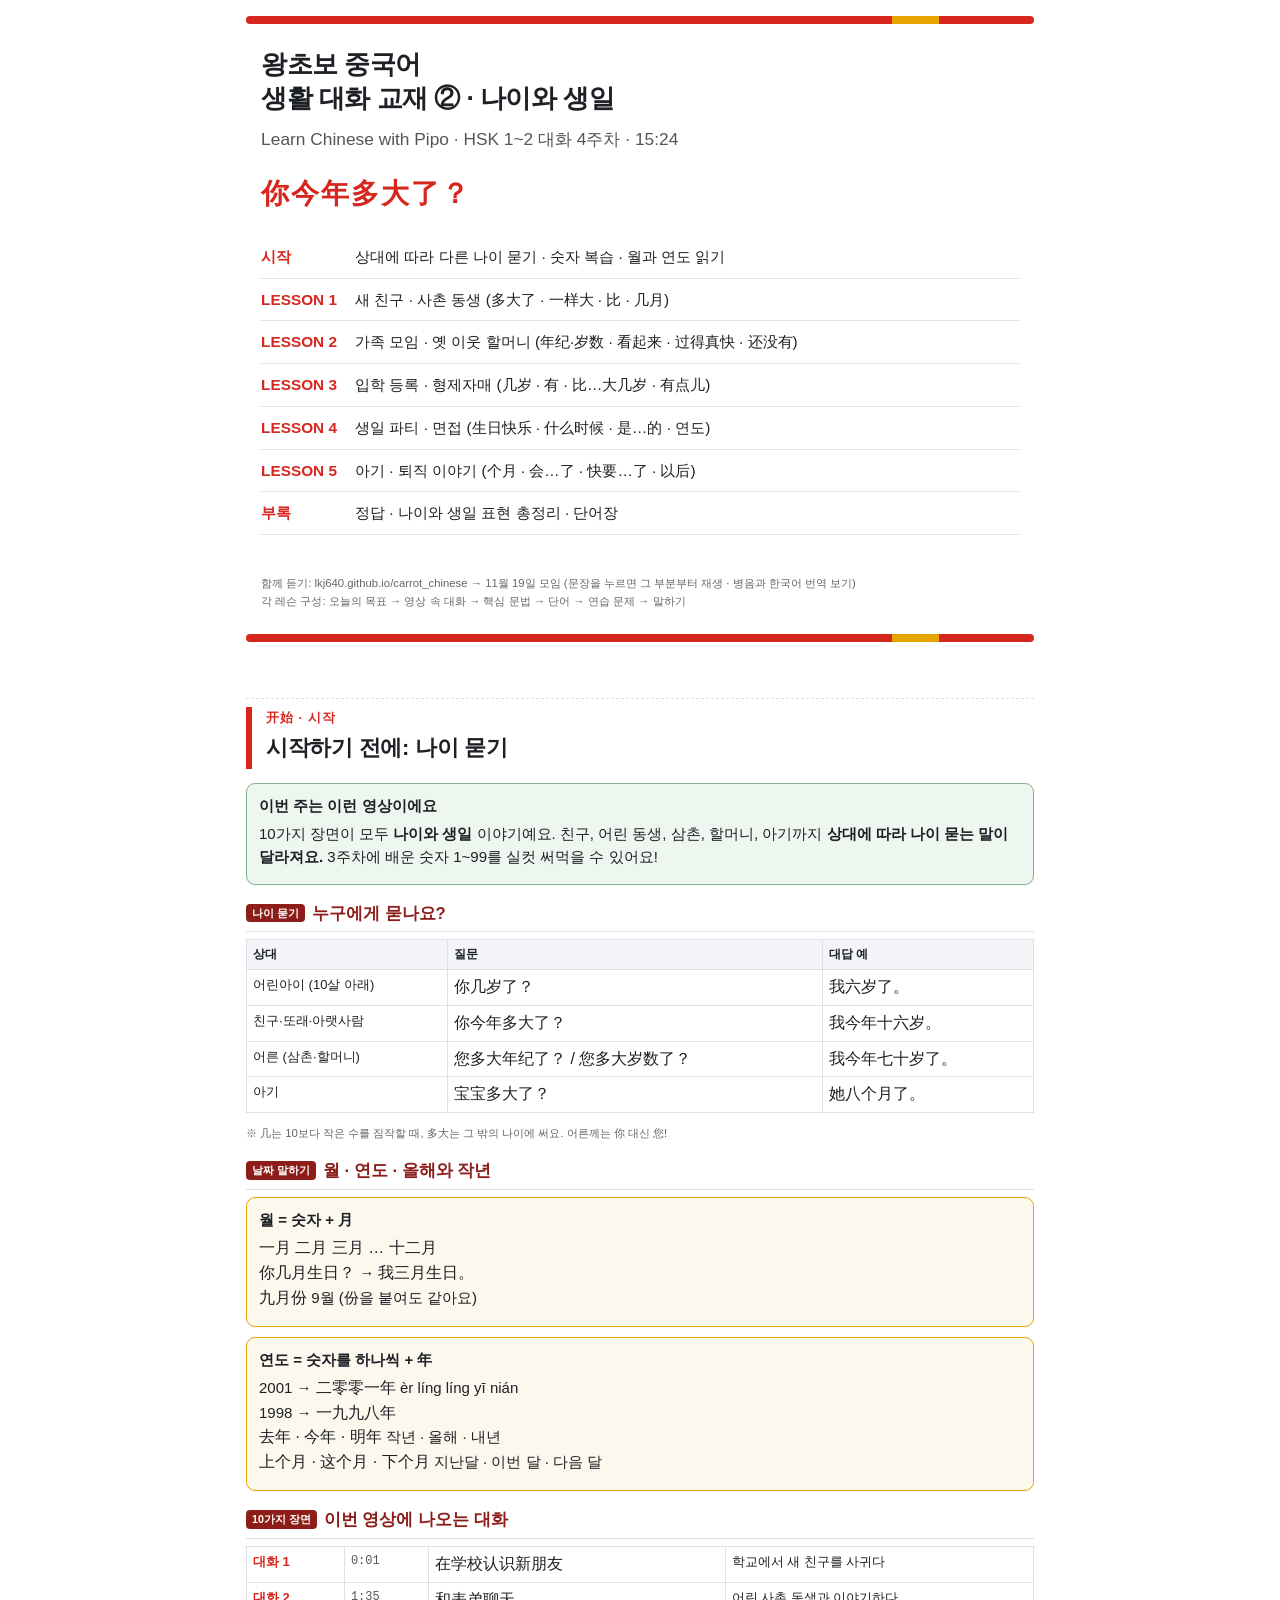
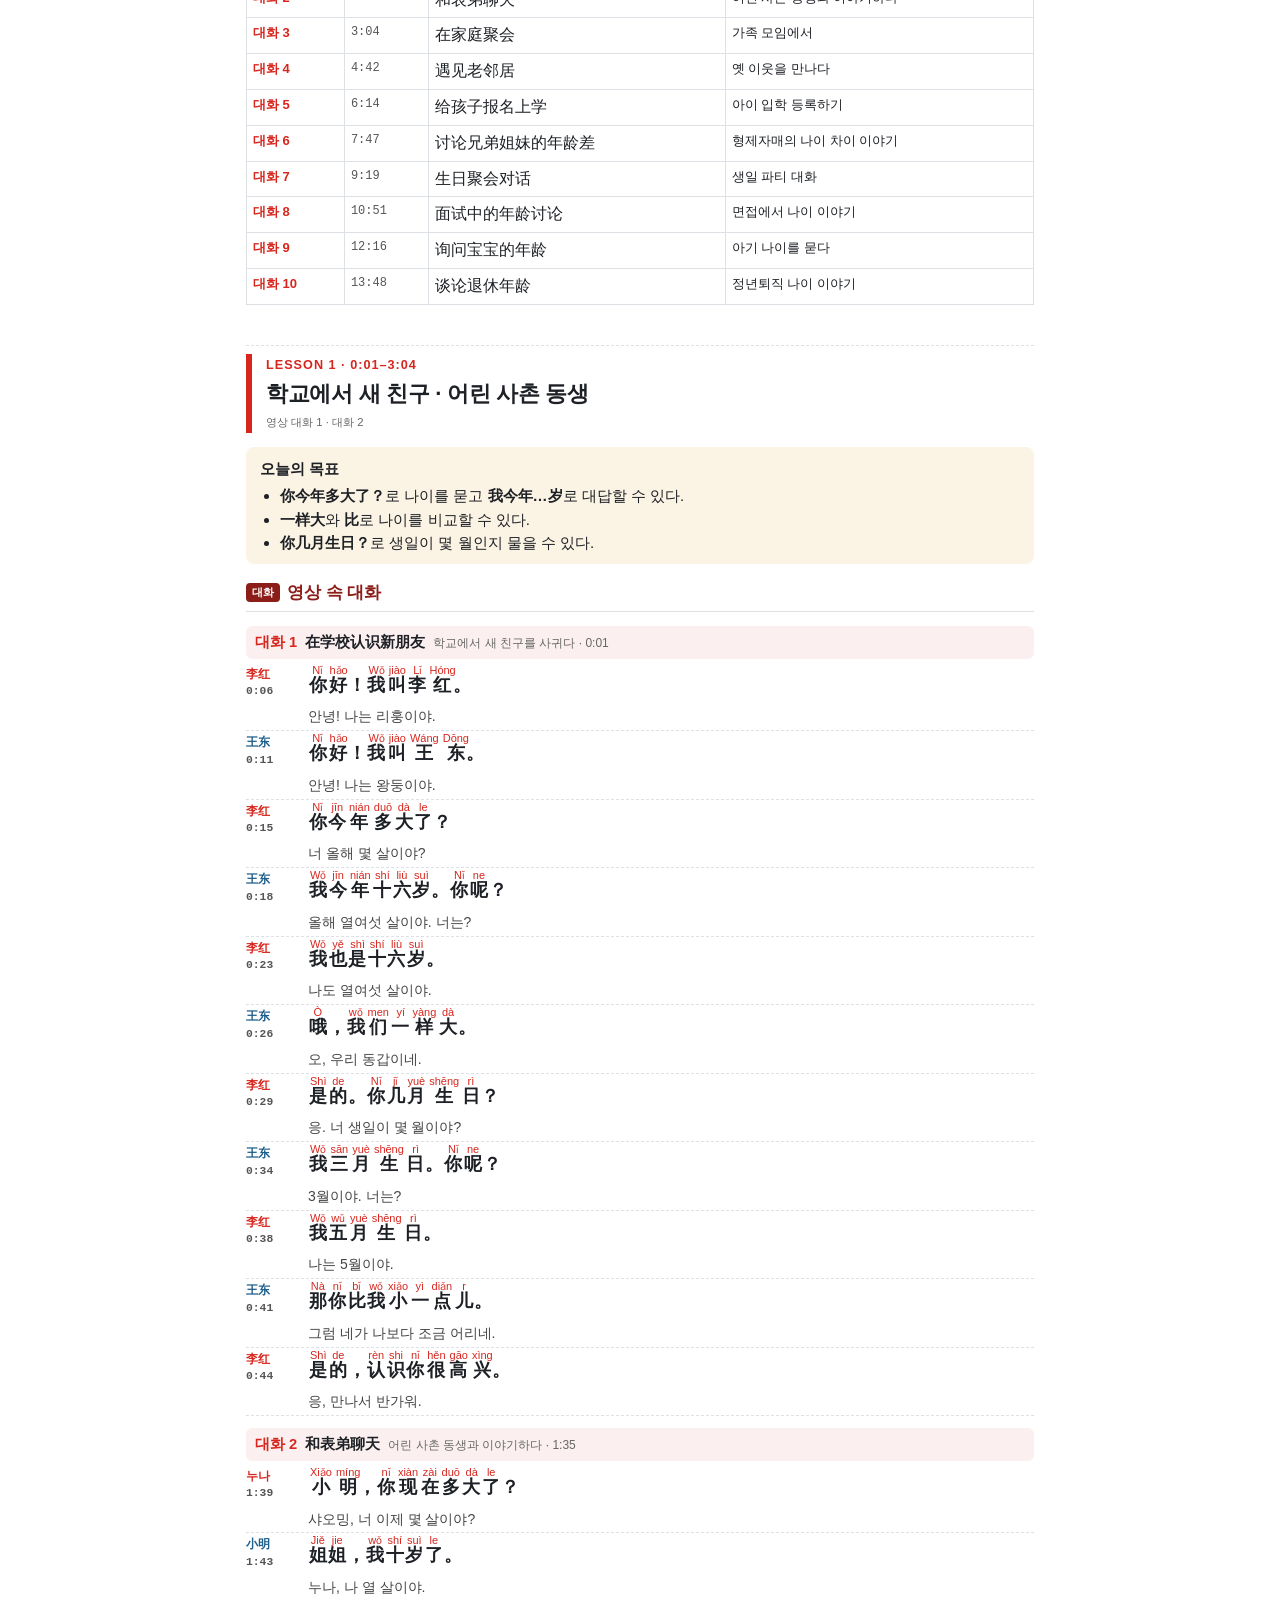
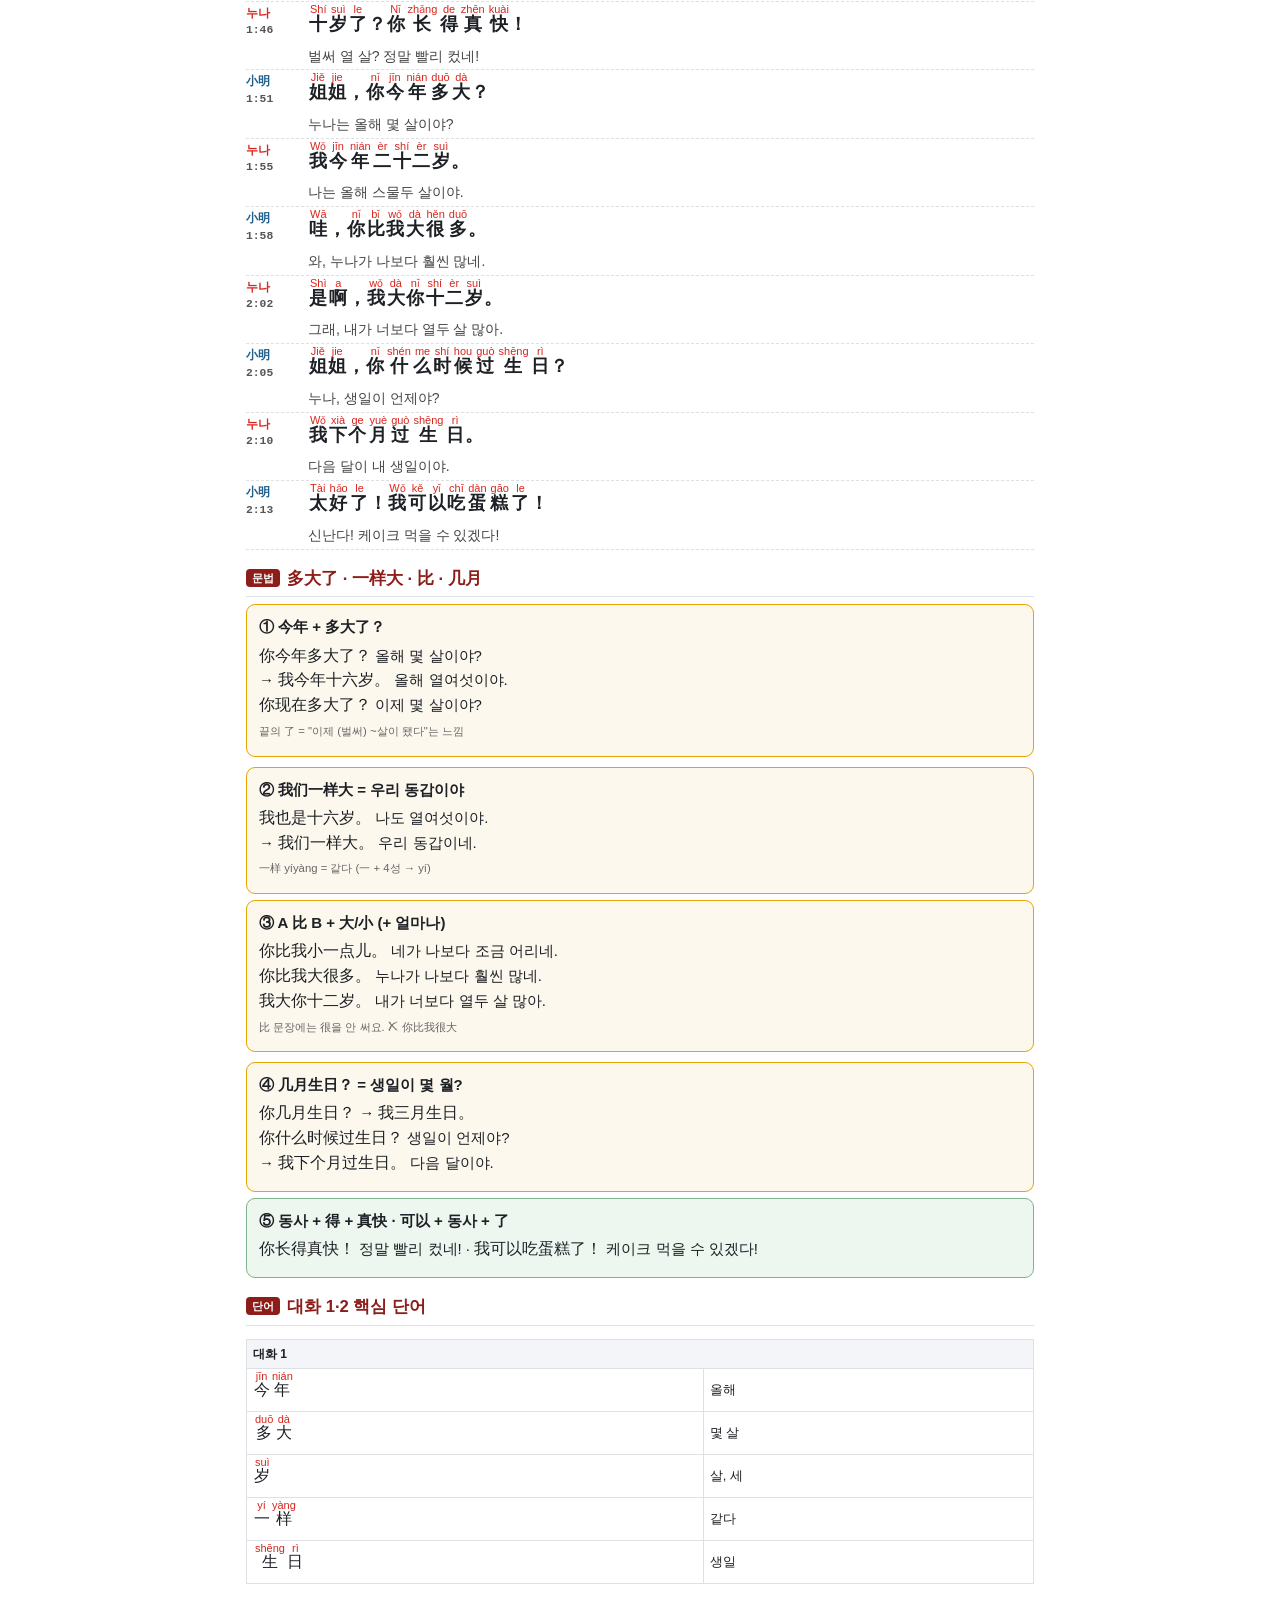
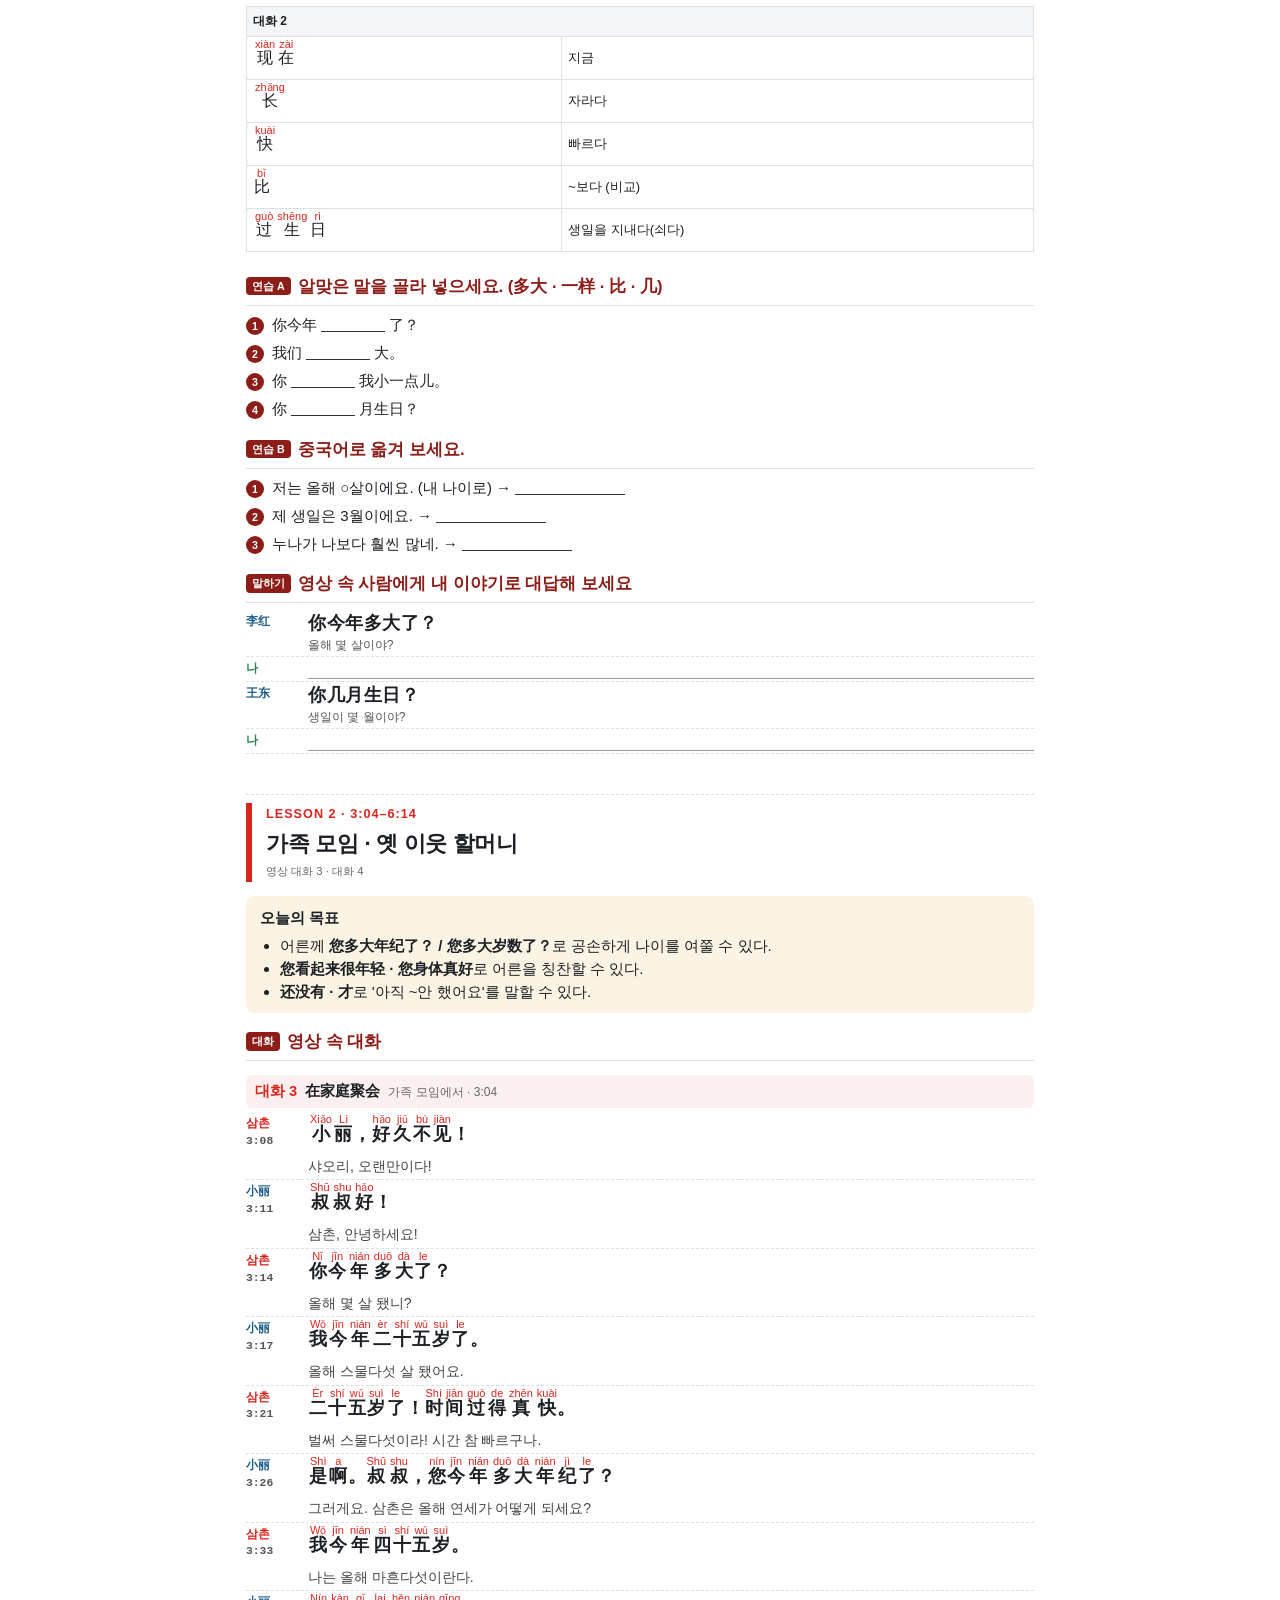
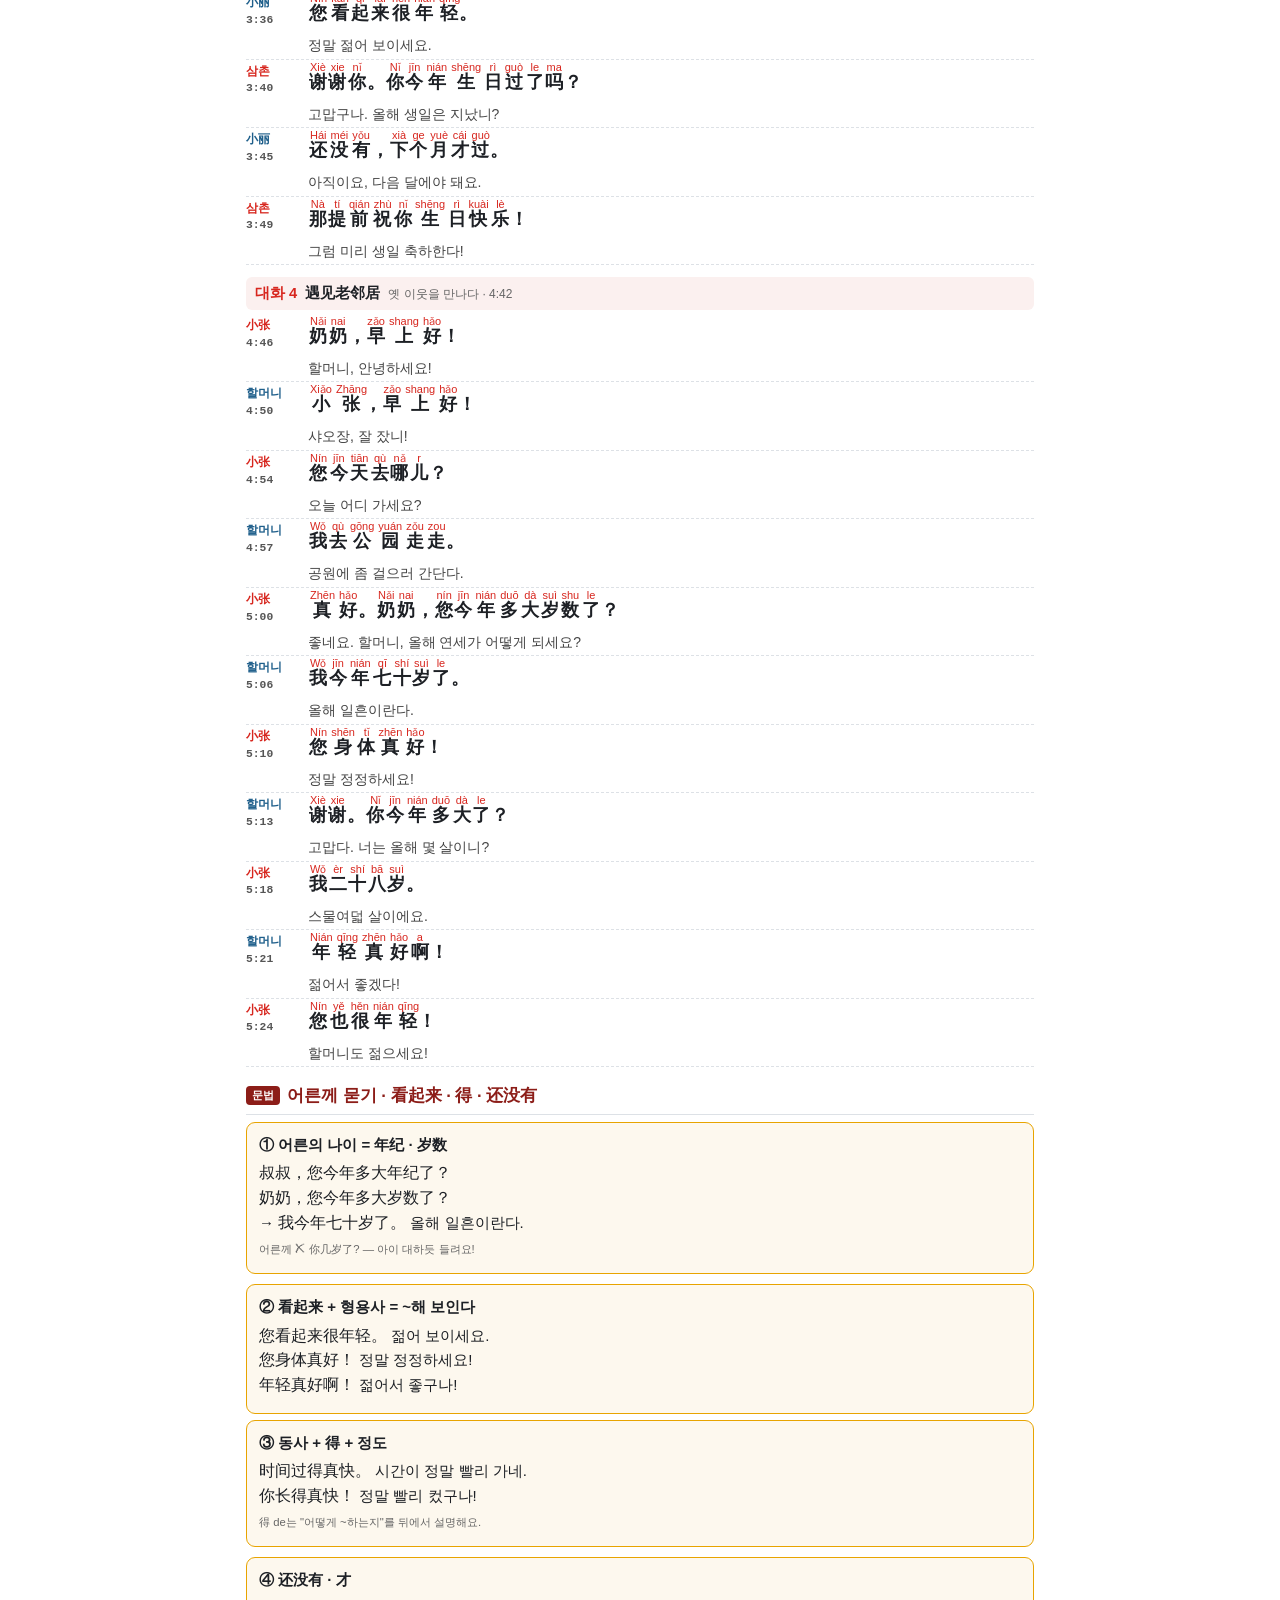
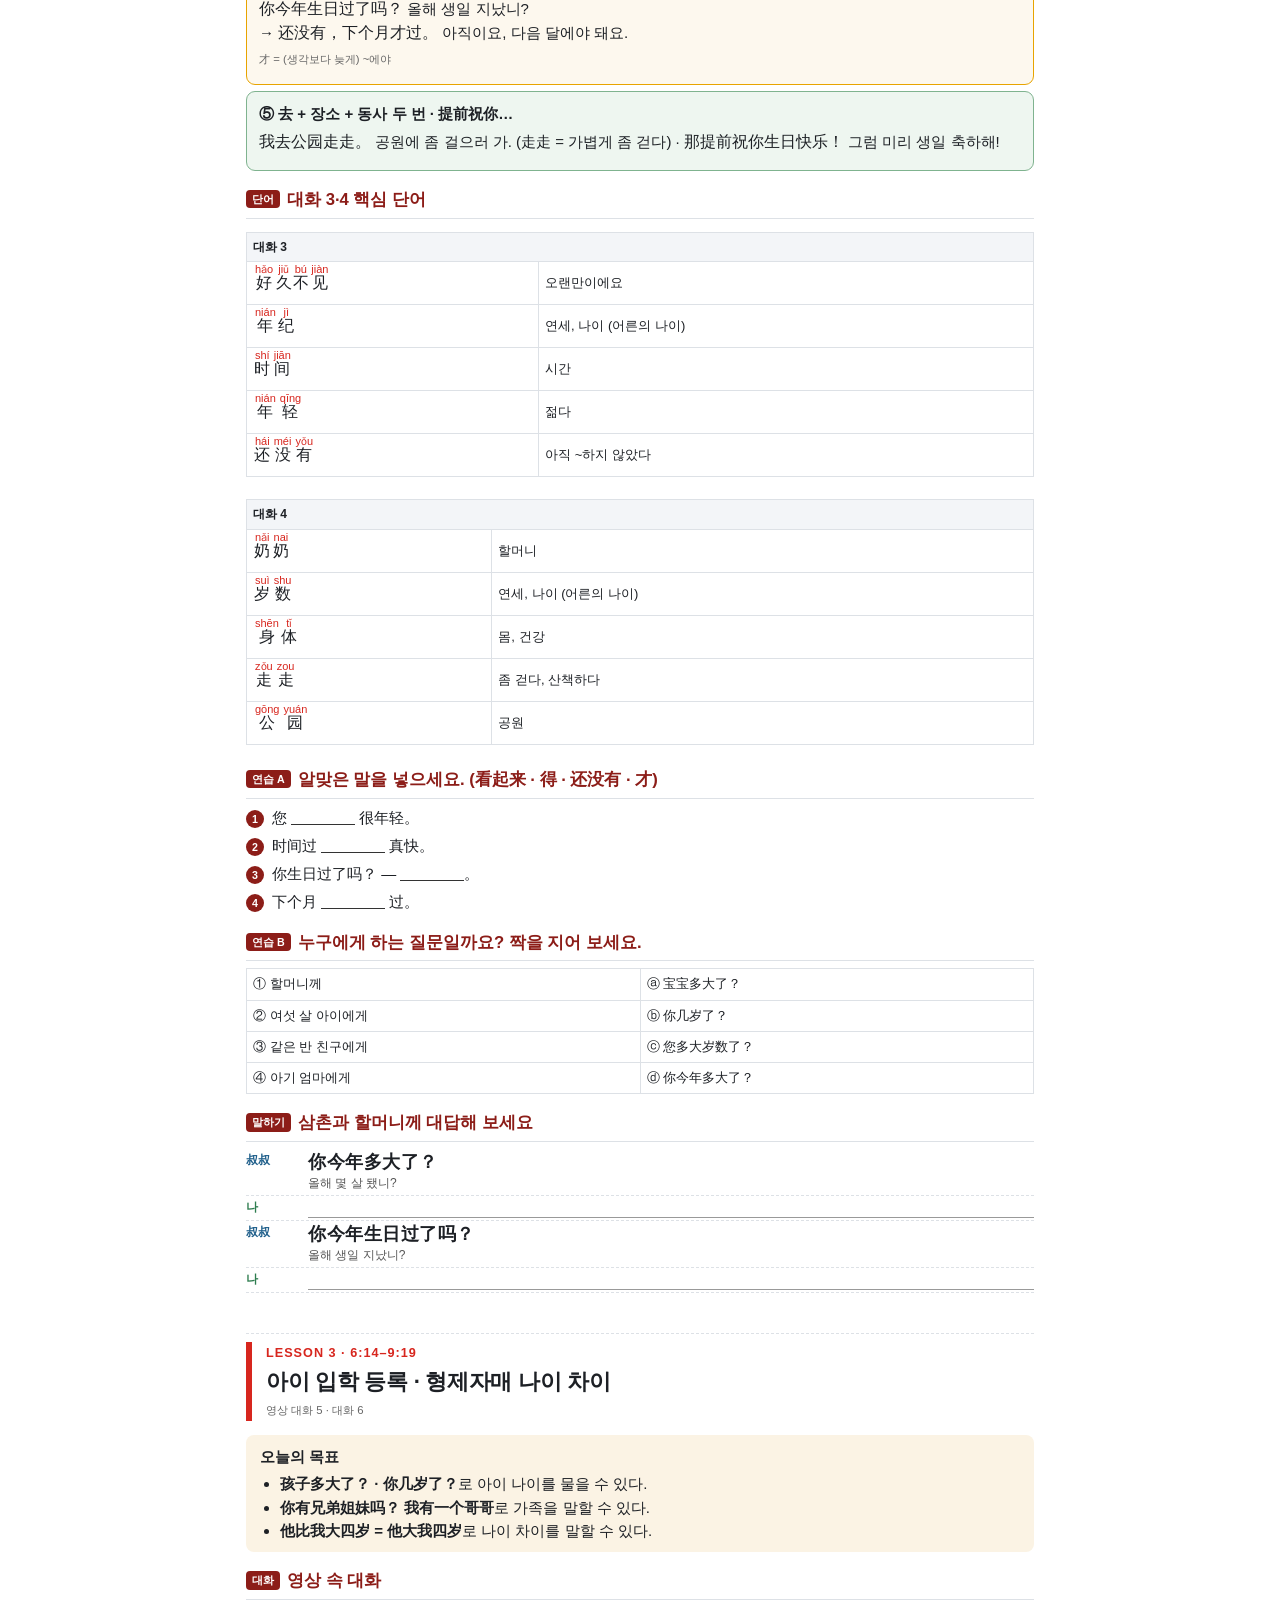
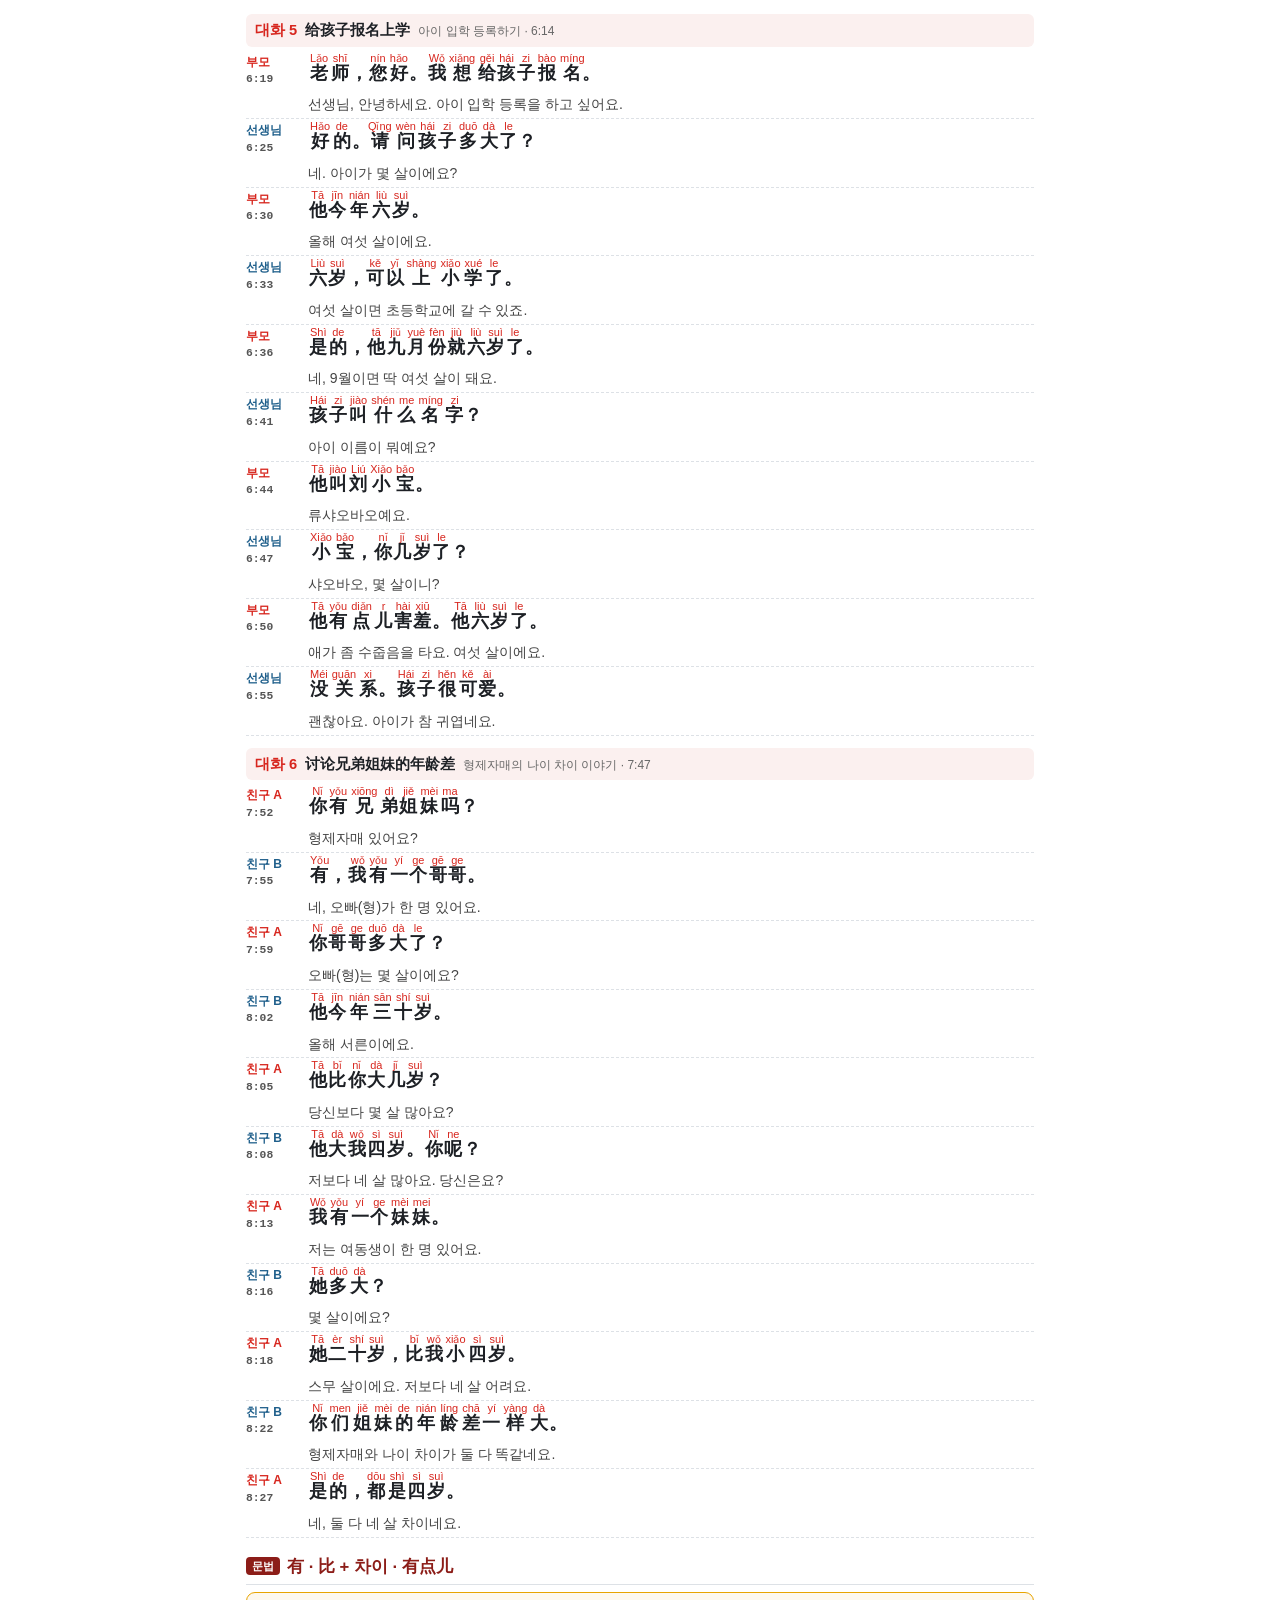
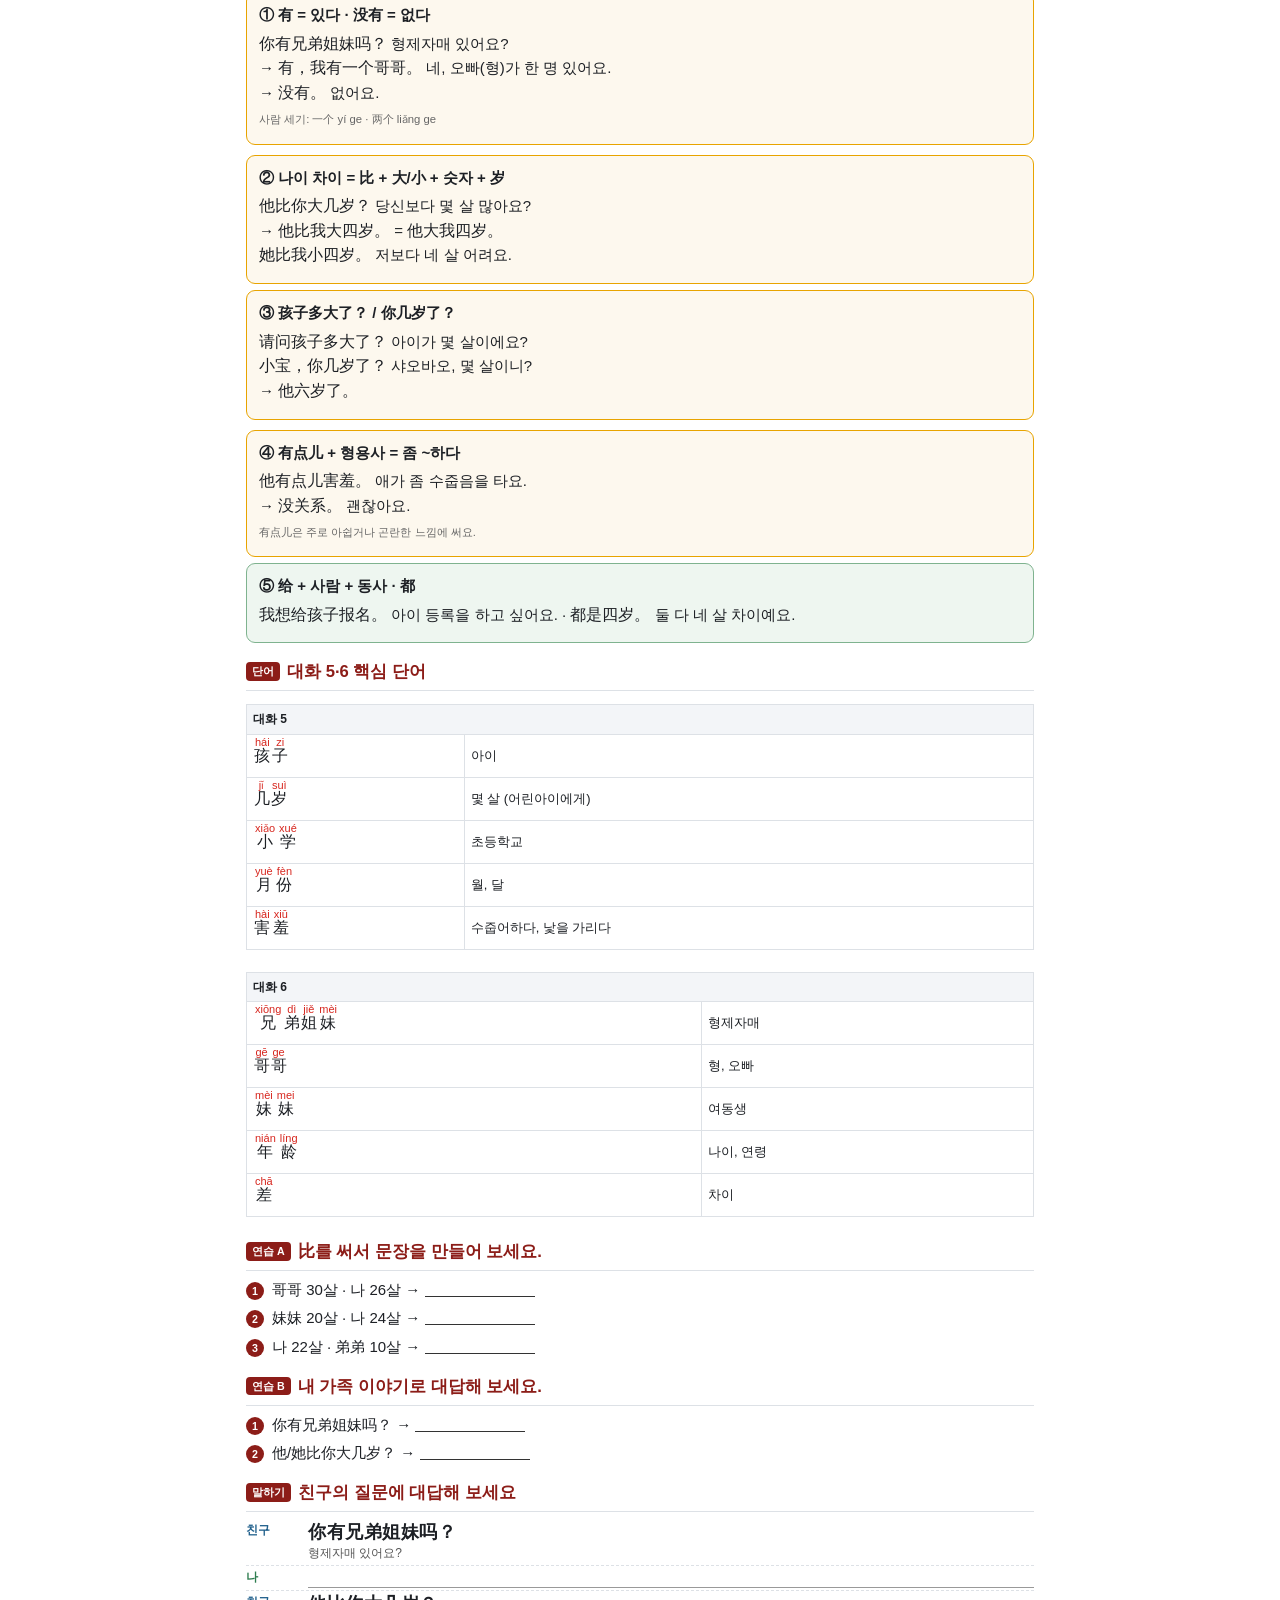
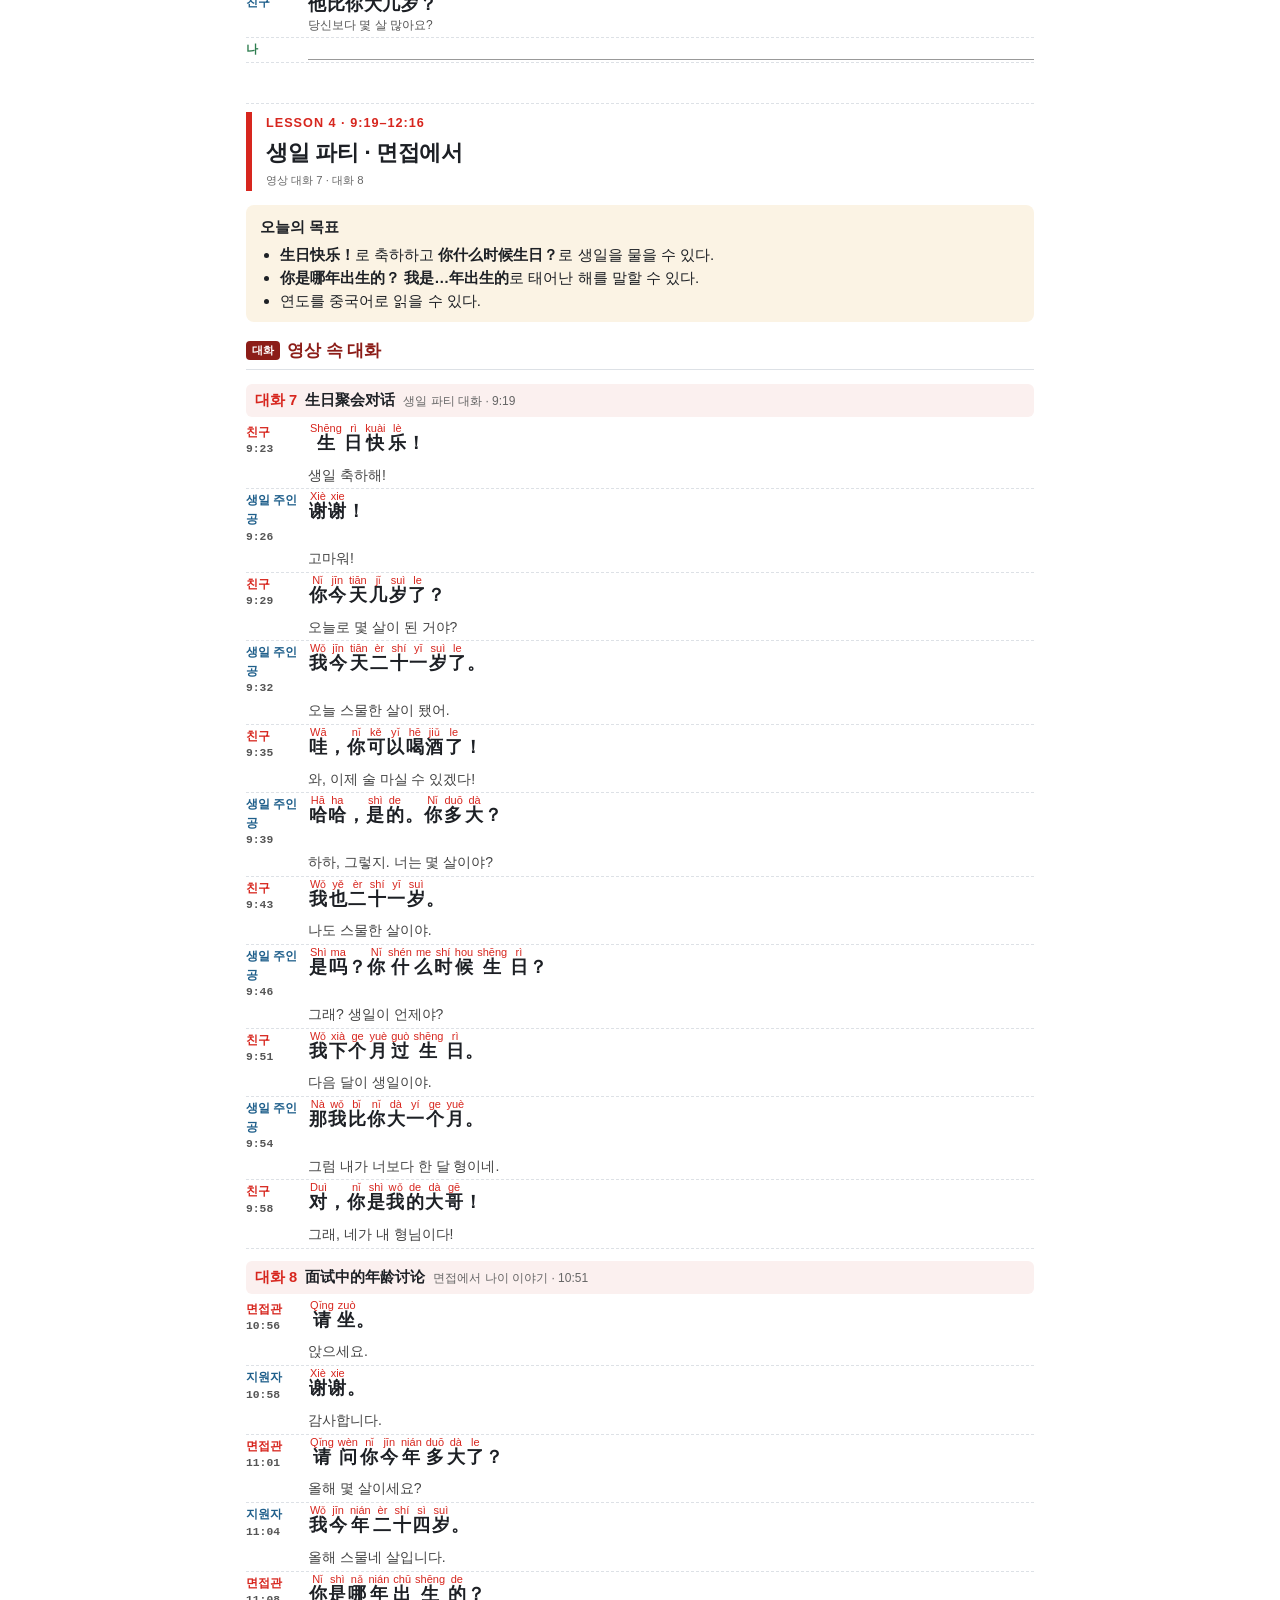
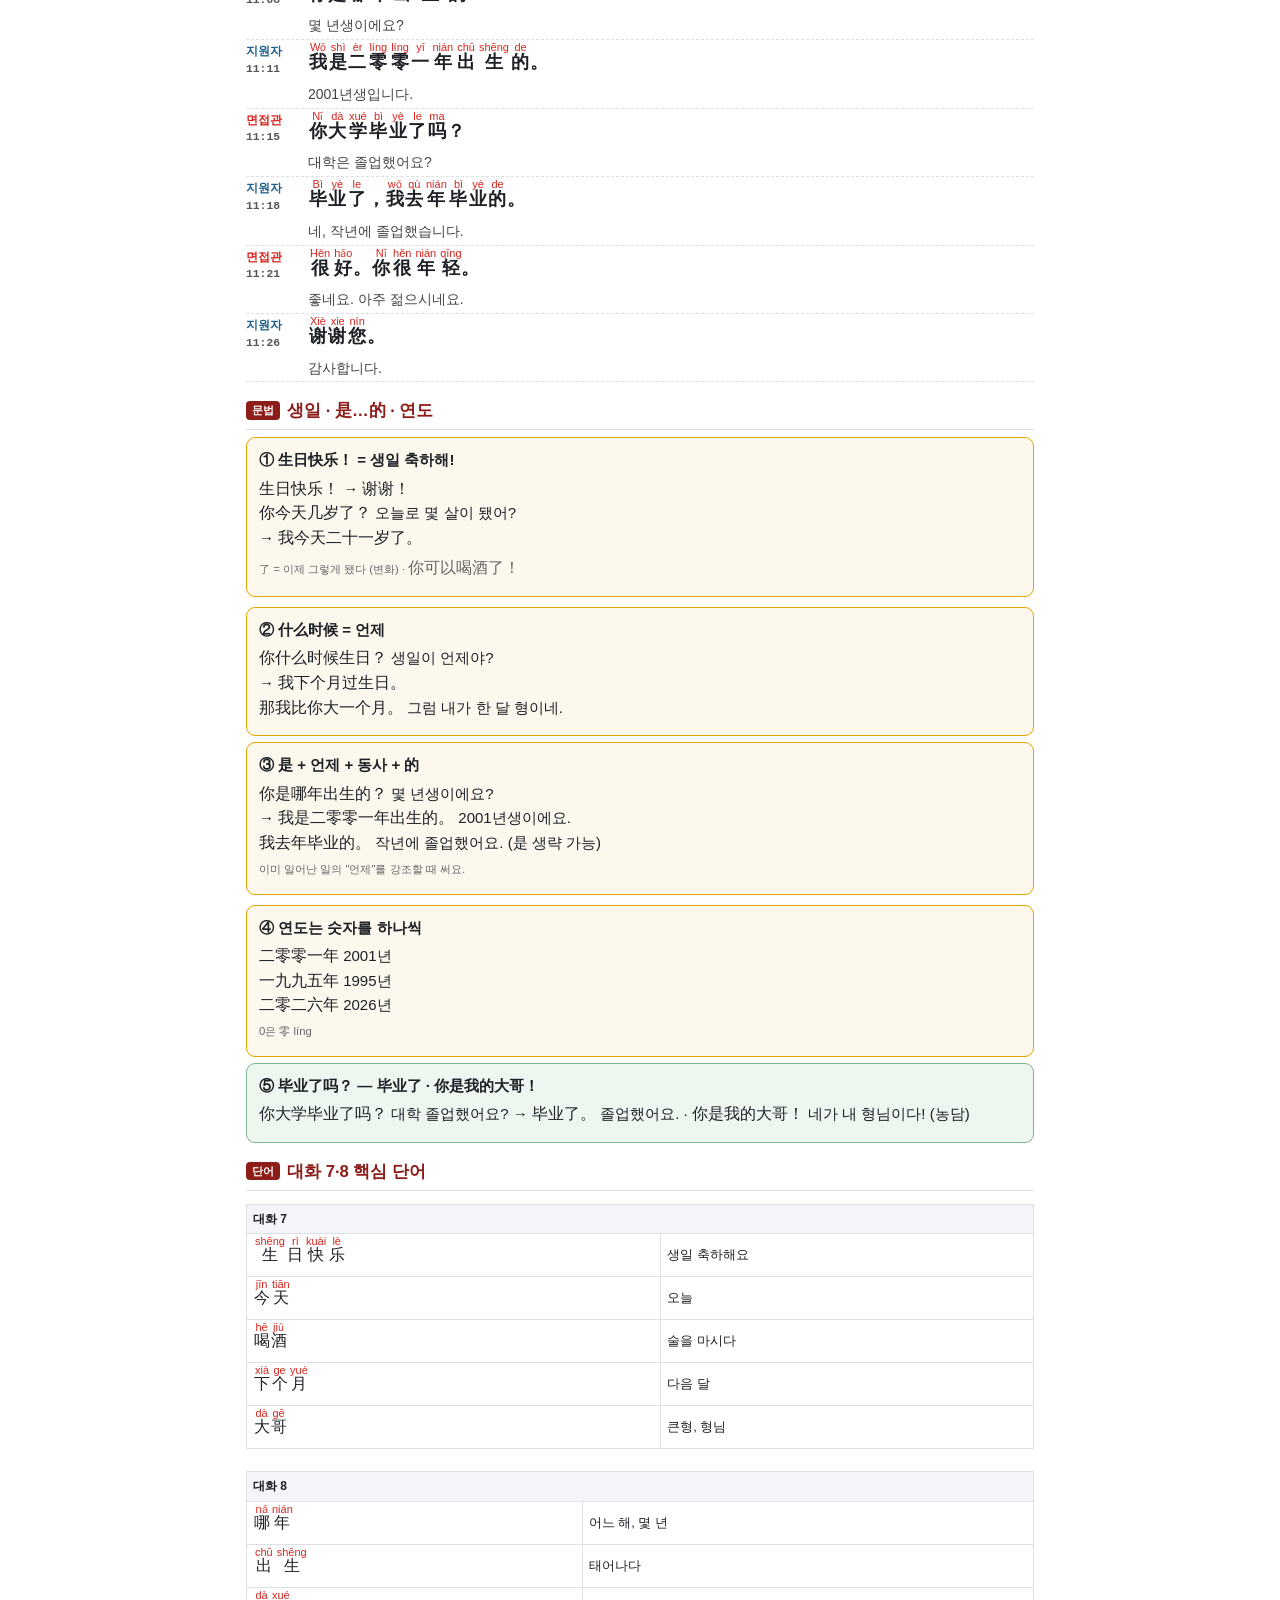
<file: meetings/2026-11-19/workbook.html>
<!doctype html><html lang="ko"><head><meta charset="utf-8"><title>중국어 생활 대화 교재 4주차</title><style>@page{size:A4;margin:16mm 15mm 16mm}
:root{--red:#c0392b;--yel:#e6a817;--blue:#1f5f8b;--grn:#2e7d4f;--line:#dde1e6;--head:#f3f5f8}
*{box-sizing:border-box}
body{margin:0;font-family:"Helvetica Neue","Apple SD Gothic Neo",sans-serif;font-size:10.5pt;line-height:1.55;color:#1d2025;-webkit-print-color-adjust:exact;print-color-adjust:exact}
b{font-weight:700}
.lesson{break-before:page}
.cover{height:262mm;display:flex;flex-direction:column;justify-content:space-between}
.stripe{height:8px;border-radius:4px;background:linear-gradient(90deg,var(--red) 0 25%,var(--yel) 25% 75%,var(--red) 75%)}
.ct{padding:0 4mm;margin-top:-10mm}
.cover h1{font-size:30pt;line-height:1.3;margin:0 0 10px;letter-spacing:-.5px}
.cs{font-size:13pt;color:#555}
.big{color:var(--red);font-size:20pt;font-weight:800;margin:34px 0 26px}
.toc{width:100%;border-collapse:collapse;font-size:11.5pt}
.toc th{color:var(--red);text-align:left;width:82px;padding:9px 0;border-bottom:1px solid var(--line);white-space:nowrap}
.toc td{padding:9px 0 9px 12px;border-bottom:1px solid var(--line)}
.foot{font-size:8.5pt;color:#666;margin-top:40px}
.hd{border-left:6px solid var(--red);padding:2px 0 2px 14px;margin-bottom:14px}
.hd .k{color:var(--red);font-weight:700;letter-spacing:1px;font-size:9.5pt}
.hd h1{margin:2px 0 2px;font-size:20pt;letter-spacing:-.3px}
.hd .s{font-size:8.5pt;color:#666}
.goal{background:#fbf3e4;border-radius:8px;padding:10px 14px;margin:10px 0 16px;break-inside:avoid}
.goal ul{margin:4px 0 0;padding-left:20px}
h2{font-size:12.5pt;color:var(--blue);border-bottom:1px solid var(--line);padding-bottom:5px;margin:20px 0 9px;break-after:avoid}
.tag{display:inline-block;background:var(--blue);color:#fff;font-size:8pt;padding:1px 6px;border-radius:4px;margin-right:7px;vertical-align:2px}
.dlg{margin:4px 0 6px}
.dl{display:flex;gap:12px;border-bottom:1px dashed var(--line);padding:4px 0;break-inside:avoid}
.dw{flex:0 0 58px;font-size:9pt;font-weight:700}
.dw span{display:block;font-family:Menlo,monospace;font-size:8.5pt;color:#555;font-weight:700}
.dw.S{color:var(--red)}.dw.M{color:var(--blue)}.dw.T{color:var(--grn)}
.dl b{display:block}.dl small{display:block;color:#555;font-size:9pt}
.ans{flex:1;border-bottom:1px solid #999;height:20px}
.t{width:100%;border-collapse:collapse;margin:6px 0;font-size:9.8pt;break-inside:avoid}
.t th{background:var(--head);text-align:left;font-size:9pt;padding:6px 8px;border:1px solid var(--line)}
.t td{padding:6px 8px;border:1px solid var(--line);vertical-align:top}
.scale td:first-child{width:34px;text-align:center;font-size:13pt}
.fill td{height:34px}
.mine td{height:27px}.mine td:nth-child(3){width:45%}
.match td{width:50%}
.two{display:flex;gap:10px;margin:6px 0}.two>.box{flex:1}
.box{border:1.3px solid var(--yel);border-radius:9px;padding:10px 12px;background:#fdf8ee;break-inside:avoid}
.box p{margin:5px 0}
.note{border-radius:9px;padding:9px 13px;margin:8px 0;break-inside:avoid}
.note b:first-child{display:block;margin-bottom:2px}
.note.g{background:#eef6f0;border:1.3px solid #7fb38f}
.note.y{background:#fdf6e6;border:1.3px solid var(--yel)}
.note.r{background:#fdeeee;border:1.3px solid #e07b72}
.sm{font-size:8.5pt;color:#666}
.cS{color:var(--red)}.cM{color:var(--blue)}.cT{color:var(--grn)}
ol.q{list-style:none;padding:0;margin:4px 0}
ol.q li{margin:7px 0;font-weight:600;break-inside:avoid}
.n{display:inline-block;width:18px;height:18px;line-height:18px;border-radius:50%;background:var(--blue);color:#fff;font-size:8pt;text-align:center;margin-right:8px;font-weight:700}
.bl{display:inline-block;width:140px;border-bottom:1px solid #333;height:14px;vertical-align:-2px}
.bl.s{width:72px}
.grid4{display:grid;grid-template-columns:repeat(4,1fr);gap:8px 14px;font-weight:600;margin:6px 0}
.grid5{display:grid;grid-template-columns:repeat(5,1fr);gap:8px;font-size:9.5pt;text-align:center}
.grid5>div{border:1px solid var(--line);border-radius:8px;padding:6px}
.story{border:1.3px solid var(--yel);border-radius:9px;padding:11px 14px;font-weight:700;line-height:1.9;font-size:11pt;background:#fffdf7;break-inside:avoid}
.fillp{font-weight:600;line-height:2.4}
ul.chk{list-style:none;padding:0}ul.chk li::before{content:"☐ ";font-size:12pt}
.ans-list p{margin:6px 0}
.vcols{columns:2;column-gap:12px}
.t.v{font-size:8.6pt;margin:0 0 10px}
.t.v td{padding:3px 6px}.t.v td:first-child{width:52%}
.cb{display:inline-block;width:9px;height:9px;border:1px solid #777;margin-right:5px}
/* ---- 화면(웹·모바일)용 ---- */
@media screen{
body{font-size:15px;max-width:820px;margin:0 auto;padding:0 16px 40px;background:#fff}
.lesson{margin-top:40px;padding-top:8px;border-top:1px dashed var(--line)}
.cover{height:auto;gap:24px;padding:16px 0}
.ct{margin-top:0}
.cover h1{font-size:26px}.big{font-size:20px;margin:20px 0}
.hd h1{font-size:22px}
.two{flex-direction:column}
.grid4{grid-template-columns:repeat(2,1fr)}
.grid5{grid-template-columns:repeat(2,1fr)}
.t{font-size:13px}.t td,.t th{padding:5px 6px;overflow-wrap:anywhere}
.vcols{columns:1}
.bl{width:110px}.bl.s{width:64px}
.dw{flex-basis:52px}
}

/* ---- 중국어 교재용 ---- */
:root{--red:#d7261e;--yel:#e8a400;--blue:#8c1d18}
.stripe{background:linear-gradient(90deg,var(--red) 0 82%,var(--yel) 82% 88%,var(--red) 88%)}
.zh,[lang="zh-CN"]{font-family:"PingFang SC","Hiragino Sans GB","Noto Sans SC","Noto Sans CJK SC","Microsoft YaHei",sans-serif}
.big{font-size:28pt;letter-spacing:2px}
.dl b.zh{font-size:12.5pt;letter-spacing:.5px}
.dl i.py{display:block;font-style:normal;color:var(--red);font-size:9.5pt}
.dw.A{color:var(--red)}.dw.B{color:#1f5f8b}
h3.scene{font-size:11pt;margin:14px 0 4px;padding:5px 9px;background:#fbf0ef;border-radius:6px;break-after:avoid}
h3.scene .sn{color:var(--red);margin-right:4px}
h3.scene .sk{font-weight:400;color:#666;font-size:9pt;margin-left:4px}
.box>b:first-child{display:block;margin-bottom:2px}
.box.g{background:#eef6f0;border-color:#7fb38f}
.box .zh{font-size:11.5pt}
.t .zh{font-size:11pt}
.words .wz{font-size:12pt;white-space:nowrap}
.wp{color:var(--red);white-space:nowrap}
.tone td:nth-child(2){font-size:14pt;color:var(--red)}
.scenes td:first-child{white-space:nowrap;font-weight:700;color:var(--red)}
.scenes td:nth-child(2){font-family:Menlo,monospace;font-size:9pt;color:#555}
ol.q li{font-weight:500;margin:5px 0}
.dlg .dl{display:grid;grid-template-columns:54px 1fr 38%;gap:2px 10px;padding:3px 0;align-items:center}
.dlg .dl .dk{color:#444;font-size:9.3pt}
.dl b.zh{line-height:1.3}
h2{margin:16px 0 7px}
.vcols{columns:1}
.t.v td:first-child{width:30%}.t.v td.wp{width:28%}
.t.v{font-size:9pt;break-inside:auto}.t.v td{padding:2px 6px}.t.v tr{break-inside:avoid}
.lesson .dlg + h3.scene{margin-top:12px}
@media screen{
.dlg .dl{grid-template-columns:52px 1fr;align-items:start}.dlg .dl .dk{grid-column:2;font-size:14px}
.dl b.zh{font-size:18px}.dl i.py{font-size:13.5px}
.box .zh,.t .zh{font-size:16px}
.big{font-size:28px}
}
/* 병음을 한자 위에 (tools/ruby.py) */
.rb ruby{ruby-position:over;margin:0 .5px}
.rb rt{color:var(--red);font-size:7.5pt;font-weight:500;letter-spacing:0;padding:0 1.5px;font-family:-apple-system,"Helvetica Neue",Arial,sans-serif}
.dl b.zh.rb{line-height:2.1}
.t .zh.rb{line-height:2;white-space:nowrap}
.t .zh + i.py{display:block;font-style:normal;color:var(--red);font-size:8.5pt}
.t.v td:first-child{width:42%}
.t.v td,.words td{vertical-align:middle}
@media screen{.rb rt{font-size:11px}}
.lesson .dlg .dl{padding:2px 0}</style></head><body><section class="cover"><div class="stripe"></div>
<div class="ct"><h1>왕초보 중국어<br>생활 대화 교재 ② · 나이와 생일</h1>
<div class="cs">Learn Chinese with Pipo · HSK 1~2 대화 4주차 · 15:24</div>
<div class="big" lang="zh-CN">你今年多大了？</div>
<table class="toc">
<tr><th>시작</th><td>상대에 따라 다른 나이 묻기 · 숫자 복습 · 월과 연도 읽기</td></tr>
<tr><th>LESSON 1</th><td>새 친구 · 사촌 동생 (多大了 · 一样大 · 比 · 几月)</td></tr>
<tr><th>LESSON 2</th><td>가족 모임 · 옛 이웃 할머니 (年纪·岁数 · 看起来 · 过得真快 · 还没有)</td></tr>
<tr><th>LESSON 3</th><td>입학 등록 · 형제자매 (几岁 · 有 · 比…大几岁 · 有点儿)</td></tr>
<tr><th>LESSON 4</th><td>생일 파티 · 면접 (生日快乐 · 什么时候 · 是…的 · 연도)</td></tr>
<tr><th>LESSON 5</th><td>아기 · 퇴직 이야기 (个月 · 会…了 · 快要…了 · 以后)</td></tr>
<tr><th>부록</th><td>정답 · 나이와 생일 표현 총정리 · 단어장</td></tr>
</table>
<div class="foot">함께 듣기: lkj640.github.io/carrot_chinese → 11월 19일 모임 (문장을 누르면 그 부분부터 재생 · 병음과 한국어 번역 보기)<br>
각 레슨 구성: 오늘의 목표 → 영상 속 대화 → 핵심 문법 → 단어 → 연습 문제 → 말하기</div></div>
<div class="stripe"></div></section><section class="lesson"><div class="hd"><div class="k">开始 · 시작</div><h1>시작하기 전에: 나이 묻기</h1></div><div class="box g"><b>이번 주는 이런 영상이에요</b><p>10가지 장면이 모두 <b>나이와 생일</b> 이야기예요. 친구, 어린 동생, 삼촌, 할머니, 아기까지 <b>상대에 따라 나이 묻는 말이 달라져요.</b> 3주차에 배운 숫자 1~99를 실컷 써먹을 수 있어요!</p></div><h2><span class="tag">나이 묻기</span>누구에게 묻나요?</h2>
<table class="t"><tr><th>상대</th><th>질문</th><th>대답 예</th></tr>
<tr><td>어린아이 (10살 아래)</td><td><span class="zh" lang="zh-CN">你几岁了？</span></td><td><span class="zh" lang="zh-CN">我六岁了。</span></td></tr>
<tr><td>친구·또래·아랫사람</td><td><span class="zh" lang="zh-CN">你今年多大了？</span></td><td><span class="zh" lang="zh-CN">我今年十六岁。</span></td></tr>
<tr><td>어른 (삼촌·할머니)</td><td><span class="zh" lang="zh-CN">您多大年纪了？ / 您多大岁数了？</span></td><td><span class="zh" lang="zh-CN">我今年七十岁了。</span></td></tr>
<tr><td>아기</td><td><span class="zh" lang="zh-CN">宝宝多大了？</span></td><td><span class="zh" lang="zh-CN">她八个月了。</span></td></tr></table>
<p class="sm">※ 几는 10보다 작은 수를 짐작할 때, 多大는 그 밖의 나이에 써요. 어른께는 你 대신 您!</p>
<h2><span class="tag">날짜 말하기</span>월 · 연도 · 올해와 작년</h2><div class="two"><div class="box y"><b>월 = 숫자 + 月</b><p><span class="zh" lang="zh-CN">一月 二月 三月 … 十二月</span><br><span class="zh" lang="zh-CN">你几月生日？</span> → <span class="zh" lang="zh-CN">我三月生日。</span><br><span class="zh" lang="zh-CN">九月份</span> 9월 (份을 붙여도 같아요)</p></div><div class="box y"><b>연도 = 숫자를 하나씩 + 年</b><p>2001 → <span class="zh" lang="zh-CN">二零零一年</span> èr líng líng yī nián<br>1998 → <span class="zh" lang="zh-CN">一九九八年</span><br><span class="zh" lang="zh-CN">去年 · 今年 · 明年</span> 작년 · 올해 · 내년<br><span class="zh" lang="zh-CN">上个月 · 这个月 · 下个月</span> 지난달 · 이번 달 · 다음 달</p></div></div><h2><span class="tag">10가지 장면</span>이번 영상에 나오는 대화</h2><table class="t scenes"><tr><td>대화 1</td><td>0:01</td><td><span class="zh" lang="zh-CN">在学校认识新朋友</span></td><td>학교에서 새 친구를 사귀다</td></tr><tr><td>대화 2</td><td>1:35</td><td><span class="zh" lang="zh-CN">和表弟聊天</span></td><td>어린 사촌 동생과 이야기하다</td></tr><tr><td>대화 3</td><td>3:04</td><td><span class="zh" lang="zh-CN">在家庭聚会</span></td><td>가족 모임에서</td></tr><tr><td>대화 4</td><td>4:42</td><td><span class="zh" lang="zh-CN">遇见老邻居</span></td><td>옛 이웃을 만나다</td></tr><tr><td>대화 5</td><td>6:14</td><td><span class="zh" lang="zh-CN">给孩子报名上学</span></td><td>아이 입학 등록하기</td></tr><tr><td>대화 6</td><td>7:47</td><td><span class="zh" lang="zh-CN">讨论兄弟姐妹的年龄差</span></td><td>형제자매의 나이 차이 이야기</td></tr><tr><td>대화 7</td><td>9:19</td><td><span class="zh" lang="zh-CN">生日聚会对话</span></td><td>생일 파티 대화</td></tr><tr><td>대화 8</td><td>10:51</td><td><span class="zh" lang="zh-CN">面试中的年龄讨论</span></td><td>면접에서 나이 이야기</td></tr><tr><td>대화 9</td><td>12:16</td><td><span class="zh" lang="zh-CN">询问宝宝的年龄</span></td><td>아기 나이를 묻다</td></tr><tr><td>대화 10</td><td>13:48</td><td><span class="zh" lang="zh-CN">谈论退休年龄</span></td><td>정년퇴직 나이 이야기</td></tr></table></section><section class="lesson"><div class="hd"><div class="k">LESSON 1 · 0:01–3:04</div><h1>학교에서 새 친구 · 어린 사촌 동생</h1><div class="s">영상 대화 1 · 대화 2</div></div><div class="goal"><b>오늘의 목표</b><ul><li><b>你今年多大了？</b>로 나이를 묻고 <b>我今年…岁</b>로 대답할 수 있다.</li><li><b>一样大</b>와 <b>比</b>로 나이를 비교할 수 있다.</li><li><b>你几月生日？</b>로 생일이 몇 월인지 물을 수 있다.</li></ul></div><h2><span class="tag">대화</span>영상 속 대화</h2><h3 class="scene"><span class="sn">대화 1</span> <span class="zh" lang="zh-CN">在学校认识新朋友</span> <span class="sk">학교에서 새 친구를 사귀다 · 0:01</span></h3><div class="dlg"><div class="dl"><div class="dw A">李红<span>0:06</span></div><div><b class="zh rb" lang="zh-CN"><ruby>你<rt>Nǐ</rt></ruby><ruby>好<rt>hǎo</rt></ruby>！<ruby>我<rt>Wǒ</rt></ruby><ruby>叫<rt>jiào</rt></ruby><ruby>李<rt>Lǐ</rt></ruby><ruby>红<rt>Hóng</rt></ruby>。</b></div><small class="dk">안녕! 나는 리훙이야.</small></div><div class="dl"><div class="dw B">王东<span>0:11</span></div><div><b class="zh rb" lang="zh-CN"><ruby>你<rt>Nǐ</rt></ruby><ruby>好<rt>hǎo</rt></ruby>！<ruby>我<rt>Wǒ</rt></ruby><ruby>叫<rt>jiào</rt></ruby><ruby>王<rt>Wáng</rt></ruby><ruby>东<rt>Dōng</rt></ruby>。</b></div><small class="dk">안녕! 나는 왕둥이야.</small></div><div class="dl"><div class="dw A">李红<span>0:15</span></div><div><b class="zh rb" lang="zh-CN"><ruby>你<rt>Nǐ</rt></ruby><ruby>今<rt>jīn</rt></ruby><ruby>年<rt>nián</rt></ruby><ruby>多<rt>duō</rt></ruby><ruby>大<rt>dà</rt></ruby><ruby>了<rt>le</rt></ruby>？</b></div><small class="dk">너 올해 몇 살이야?</small></div><div class="dl"><div class="dw B">王东<span>0:18</span></div><div><b class="zh rb" lang="zh-CN"><ruby>我<rt>Wǒ</rt></ruby><ruby>今<rt>jīn</rt></ruby><ruby>年<rt>nián</rt></ruby><ruby>十<rt>shí</rt></ruby><ruby>六<rt>liù</rt></ruby><ruby>岁<rt>suì</rt></ruby>。<ruby>你<rt>Nǐ</rt></ruby><ruby>呢<rt>ne</rt></ruby>？</b></div><small class="dk">올해 열여섯 살이야. 너는?</small></div><div class="dl"><div class="dw A">李红<span>0:23</span></div><div><b class="zh rb" lang="zh-CN"><ruby>我<rt>Wǒ</rt></ruby><ruby>也<rt>yě</rt></ruby><ruby>是<rt>shì</rt></ruby><ruby>十<rt>shí</rt></ruby><ruby>六<rt>liù</rt></ruby><ruby>岁<rt>suì</rt></ruby>。</b></div><small class="dk">나도 열여섯 살이야.</small></div><div class="dl"><div class="dw B">王东<span>0:26</span></div><div><b class="zh rb" lang="zh-CN"><ruby>哦<rt>Ò</rt></ruby>，<ruby>我<rt>wǒ</rt></ruby><ruby>们<rt>men</rt></ruby><ruby>一<rt>yí</rt></ruby><ruby>样<rt>yàng</rt></ruby><ruby>大<rt>dà</rt></ruby>。</b></div><small class="dk">오, 우리 동갑이네.</small></div><div class="dl"><div class="dw A">李红<span>0:29</span></div><div><b class="zh rb" lang="zh-CN"><ruby>是<rt>Shì</rt></ruby><ruby>的<rt>de</rt></ruby>。<ruby>你<rt>Nǐ</rt></ruby><ruby>几<rt>jǐ</rt></ruby><ruby>月<rt>yuè</rt></ruby><ruby>生<rt>shēng</rt></ruby><ruby>日<rt>rì</rt></ruby>？</b></div><small class="dk">응. 너 생일이 몇 월이야?</small></div><div class="dl"><div class="dw B">王东<span>0:34</span></div><div><b class="zh rb" lang="zh-CN"><ruby>我<rt>Wǒ</rt></ruby><ruby>三<rt>sān</rt></ruby><ruby>月<rt>yuè</rt></ruby><ruby>生<rt>shēng</rt></ruby><ruby>日<rt>rì</rt></ruby>。<ruby>你<rt>Nǐ</rt></ruby><ruby>呢<rt>ne</rt></ruby>？</b></div><small class="dk">3월이야. 너는?</small></div><div class="dl"><div class="dw A">李红<span>0:38</span></div><div><b class="zh rb" lang="zh-CN"><ruby>我<rt>Wǒ</rt></ruby><ruby>五<rt>wǔ</rt></ruby><ruby>月<rt>yuè</rt></ruby><ruby>生<rt>shēng</rt></ruby><ruby>日<rt>rì</rt></ruby>。</b></div><small class="dk">나는 5월이야.</small></div><div class="dl"><div class="dw B">王东<span>0:41</span></div><div><b class="zh rb" lang="zh-CN"><ruby>那<rt>Nà</rt></ruby><ruby>你<rt>nǐ</rt></ruby><ruby>比<rt>bǐ</rt></ruby><ruby>我<rt>wǒ</rt></ruby><ruby>小<rt>xiǎo</rt></ruby><ruby>一<rt>yì</rt></ruby><ruby>点<rt>diǎn</rt></ruby><ruby>儿<rt>r</rt></ruby>。</b></div><small class="dk">그럼 네가 나보다 조금 어리네.</small></div><div class="dl"><div class="dw A">李红<span>0:44</span></div><div><b class="zh rb" lang="zh-CN"><ruby>是<rt>Shì</rt></ruby><ruby>的<rt>de</rt></ruby>，<ruby>认<rt>rèn</rt></ruby><ruby>识<rt>shi</rt></ruby><ruby>你<rt>nǐ</rt></ruby><ruby>很<rt>hěn</rt></ruby><ruby>高<rt>gāo</rt></ruby><ruby>兴<rt>xìng</rt></ruby>。</b></div><small class="dk">응, 만나서 반가워.</small></div></div><h3 class="scene"><span class="sn">대화 2</span> <span class="zh" lang="zh-CN">和表弟聊天</span> <span class="sk">어린 사촌 동생과 이야기하다 · 1:35</span></h3><div class="dlg"><div class="dl"><div class="dw A">누나<span>1:39</span></div><div><b class="zh rb" lang="zh-CN"><ruby>小<rt>Xiǎo</rt></ruby><ruby>明<rt>míng</rt></ruby>，<ruby>你<rt>nǐ</rt></ruby><ruby>现<rt>xiàn</rt></ruby><ruby>在<rt>zài</rt></ruby><ruby>多<rt>duō</rt></ruby><ruby>大<rt>dà</rt></ruby><ruby>了<rt>le</rt></ruby>？</b></div><small class="dk">샤오밍, 너 이제 몇 살이야?</small></div><div class="dl"><div class="dw B">小明<span>1:43</span></div><div><b class="zh rb" lang="zh-CN"><ruby>姐<rt>Jiě</rt></ruby><ruby>姐<rt>jie</rt></ruby>，<ruby>我<rt>wǒ</rt></ruby><ruby>十<rt>shí</rt></ruby><ruby>岁<rt>suì</rt></ruby><ruby>了<rt>le</rt></ruby>。</b></div><small class="dk">누나, 나 열 살이야.</small></div><div class="dl"><div class="dw A">누나<span>1:46</span></div><div><b class="zh rb" lang="zh-CN"><ruby>十<rt>Shí</rt></ruby><ruby>岁<rt>suì</rt></ruby><ruby>了<rt>le</rt></ruby>？<ruby>你<rt>Nǐ</rt></ruby><ruby>长<rt>zhǎng</rt></ruby><ruby>得<rt>de</rt></ruby><ruby>真<rt>zhēn</rt></ruby><ruby>快<rt>kuài</rt></ruby>！</b></div><small class="dk">벌써 열 살? 정말 빨리 컸네!</small></div><div class="dl"><div class="dw B">小明<span>1:51</span></div><div><b class="zh rb" lang="zh-CN"><ruby>姐<rt>Jiě</rt></ruby><ruby>姐<rt>jie</rt></ruby>，<ruby>你<rt>nǐ</rt></ruby><ruby>今<rt>jīn</rt></ruby><ruby>年<rt>nián</rt></ruby><ruby>多<rt>duō</rt></ruby><ruby>大<rt>dà</rt></ruby>？</b></div><small class="dk">누나는 올해 몇 살이야?</small></div><div class="dl"><div class="dw A">누나<span>1:55</span></div><div><b class="zh rb" lang="zh-CN"><ruby>我<rt>Wǒ</rt></ruby><ruby>今<rt>jīn</rt></ruby><ruby>年<rt>nián</rt></ruby><ruby>二<rt>èr</rt></ruby><ruby>十<rt>shí</rt></ruby><ruby>二<rt>èr</rt></ruby><ruby>岁<rt>suì</rt></ruby>。</b></div><small class="dk">나는 올해 스물두 살이야.</small></div><div class="dl"><div class="dw B">小明<span>1:58</span></div><div><b class="zh rb" lang="zh-CN"><ruby>哇<rt>Wā</rt></ruby>，<ruby>你<rt>nǐ</rt></ruby><ruby>比<rt>bǐ</rt></ruby><ruby>我<rt>wǒ</rt></ruby><ruby>大<rt>dà</rt></ruby><ruby>很<rt>hěn</rt></ruby><ruby>多<rt>duō</rt></ruby>。</b></div><small class="dk">와, 누나가 나보다 훨씬 많네.</small></div><div class="dl"><div class="dw A">누나<span>2:02</span></div><div><b class="zh rb" lang="zh-CN"><ruby>是<rt>Shì</rt></ruby><ruby>啊<rt>a</rt></ruby>，<ruby>我<rt>wǒ</rt></ruby><ruby>大<rt>dà</rt></ruby><ruby>你<rt>nǐ</rt></ruby><ruby>十<rt>shí</rt></ruby><ruby>二<rt>èr</rt></ruby><ruby>岁<rt>suì</rt></ruby>。</b></div><small class="dk">그래, 내가 너보다 열두 살 많아.</small></div><div class="dl"><div class="dw B">小明<span>2:05</span></div><div><b class="zh rb" lang="zh-CN"><ruby>姐<rt>Jiě</rt></ruby><ruby>姐<rt>jie</rt></ruby>，<ruby>你<rt>nǐ</rt></ruby><ruby>什<rt>shén</rt></ruby><ruby>么<rt>me</rt></ruby><ruby>时<rt>shí</rt></ruby><ruby>候<rt>hou</rt></ruby><ruby>过<rt>guò</rt></ruby><ruby>生<rt>shēng</rt></ruby><ruby>日<rt>rì</rt></ruby>？</b></div><small class="dk">누나, 생일이 언제야?</small></div><div class="dl"><div class="dw A">누나<span>2:10</span></div><div><b class="zh rb" lang="zh-CN"><ruby>我<rt>Wǒ</rt></ruby><ruby>下<rt>xià</rt></ruby><ruby>个<rt>ge</rt></ruby><ruby>月<rt>yuè</rt></ruby><ruby>过<rt>guò</rt></ruby><ruby>生<rt>shēng</rt></ruby><ruby>日<rt>rì</rt></ruby>。</b></div><small class="dk">다음 달이 내 생일이야.</small></div><div class="dl"><div class="dw B">小明<span>2:13</span></div><div><b class="zh rb" lang="zh-CN"><ruby>太<rt>Tài</rt></ruby><ruby>好<rt>hǎo</rt></ruby><ruby>了<rt>le</rt></ruby>！<ruby>我<rt>Wǒ</rt></ruby><ruby>可<rt>kě</rt></ruby><ruby>以<rt>yǐ</rt></ruby><ruby>吃<rt>chī</rt></ruby><ruby>蛋<rt>dàn</rt></ruby><ruby>糕<rt>gāo</rt></ruby><ruby>了<rt>le</rt></ruby>！</b></div><small class="dk">신난다! 케이크 먹을 수 있겠다!</small></div></div><h2><span class="tag">문법</span>多大了 · 一样大 · 比 · 几月</h2><div class="two"><div class="box y"><b>① 今年 + 多大了？</b><p><span class="zh" lang="zh-CN">你今年多大了？</span> 올해 몇 살이야?<br>→ <span class="zh" lang="zh-CN">我今年十六岁。</span> 올해 열여섯이야.<br><span class="zh" lang="zh-CN">你现在多大了？</span> 이제 몇 살이야?</p><p class="sm">끝의 了 = "이제 (벌써) ~살이 됐다"는 느낌</p></div><div class="box y"><b>② 我们一样大 = 우리 동갑이야</b><p><span class="zh" lang="zh-CN">我也是十六岁。</span> 나도 열여섯이야.<br>→ <span class="zh" lang="zh-CN">我们一样大。</span> 우리 동갑이네.</p><p class="sm">一样 yíyàng = 같다 (一 + 4성 → yí)</p></div></div><div class="two"><div class="box y"><b>③ A 比 B + 大/小 (+ 얼마나)</b><p><span class="zh" lang="zh-CN">你比我小一点儿。</span> 네가 나보다 조금 어리네.<br><span class="zh" lang="zh-CN">你比我大很多。</span> 누나가 나보다 훨씬 많네.<br><span class="zh" lang="zh-CN">我大你十二岁。</span> 내가 너보다 열두 살 많아.</p><p class="sm">比 문장에는 很을 안 써요. ✗ 你比我很大</p></div><div class="box y"><b>④ 几月生日？ = 생일이 몇 월?</b><p><span class="zh" lang="zh-CN">你几月生日？</span> → <span class="zh" lang="zh-CN">我三月生日。</span><br><span class="zh" lang="zh-CN">你什么时候过生日？</span> 생일이 언제야?<br>→ <span class="zh" lang="zh-CN">我下个月过生日。</span> 다음 달이야.</p></div></div><div class="box g"><b>⑤ 동사 + 得 + 真快 · 可以 + 동사 + 了</b><p><span class="zh" lang="zh-CN">你长得真快！</span> 정말 빨리 컸네! · <span class="zh" lang="zh-CN">我可以吃蛋糕了！</span> 케이크 먹을 수 있겠다!</p></div><h2><span class="tag">단어</span>대화 1·2 핵심 단어</h2><div class="two"><table class="t words" style="flex:1"><tr><th colspan="2">대화 1</th></tr><tr><td class="wz"><span class="zh rb" lang="zh-CN"><ruby>今<rt>jīn</rt></ruby><ruby>年<rt>nián</rt></ruby></span></td><td>올해</td></tr><tr><td class="wz"><span class="zh rb" lang="zh-CN"><ruby>多<rt>duō</rt></ruby><ruby>大<rt>dà</rt></ruby></span></td><td>몇 살</td></tr><tr><td class="wz"><span class="zh rb" lang="zh-CN"><ruby>岁<rt>suì</rt></ruby></span></td><td>살, 세</td></tr><tr><td class="wz"><span class="zh rb" lang="zh-CN"><ruby>一<rt>yí</rt></ruby><ruby>样<rt>yàng</rt></ruby></span></td><td>같다</td></tr><tr><td class="wz"><span class="zh rb" lang="zh-CN"><ruby>生<rt>shēng</rt></ruby><ruby>日<rt>rì</rt></ruby></span></td><td>생일</td></tr></table><table class="t words" style="flex:1"><tr><th colspan="2">대화 2</th></tr><tr><td class="wz"><span class="zh rb" lang="zh-CN"><ruby>现<rt>xiàn</rt></ruby><ruby>在<rt>zài</rt></ruby></span></td><td>지금</td></tr><tr><td class="wz"><span class="zh rb" lang="zh-CN"><ruby>长<rt>zhǎng</rt></ruby></span></td><td>자라다</td></tr><tr><td class="wz"><span class="zh rb" lang="zh-CN"><ruby>快<rt>kuài</rt></ruby></span></td><td>빠르다</td></tr><tr><td class="wz"><span class="zh rb" lang="zh-CN"><ruby>比<rt>bǐ</rt></ruby></span></td><td>~보다 (비교)</td></tr><tr><td class="wz"><span class="zh rb" lang="zh-CN"><ruby>过<rt>guò</rt></ruby><ruby>生<rt>shēng</rt></ruby><ruby>日<rt>rì</rt></ruby></span></td><td>생일을 지내다(쇠다)</td></tr></table></div><h2><span class="tag">연습 A</span>알맞은 말을 골라 넣으세요. (多大 · 一样 · 比 · 几)</h2><ol class="q"><li><span class=n>1</span>你今年 <span class="bl s"></span> 了？</li><li><span class=n>2</span>我们 <span class="bl s"></span> 大。</li><li><span class=n>3</span>你 <span class="bl s"></span> 我小一点儿。</li><li><span class=n>4</span>你 <span class="bl s"></span> 月生日？</li></ol><h2><span class="tag">연습 B</span>중국어로 옮겨 보세요.</h2><ol class="q"><li><span class=n>1</span>저는 올해 ○살이에요. (내 나이로) → <span class="bl"></span></li><li><span class=n>2</span>제 생일은 3월이에요. → <span class="bl"></span></li><li><span class=n>3</span>누나가 나보다 훨씬 많네. → <span class="bl"></span></li></ol><h2><span class="tag">말하기</span>영상 속 사람에게 내 이야기로 대답해 보세요</h2><div class="dlg"><div class="dl"><div class="dw B">李红</div><div><b class="zh" lang="zh-CN">你今年多大了？</b><small>올해 몇 살이야?</small></div></div><div class="dl"><div class="dw T">나</div><div class="ans"></div></div><div class="dl"><div class="dw B">王东</div><div><b class="zh" lang="zh-CN">你几月生日？</b><small>생일이 몇 월이야?</small></div></div><div class="dl"><div class="dw T">나</div><div class="ans"></div></div></div></section><section class="lesson"><div class="hd"><div class="k">LESSON 2 · 3:04–6:14</div><h1>가족 모임 · 옛 이웃 할머니</h1><div class="s">영상 대화 3 · 대화 4</div></div><div class="goal"><b>오늘의 목표</b><ul><li>어른께 <b>您多大年纪了？ / 您多大岁数了？</b>로 공손하게 나이를 여쭐 수 있다.</li><li><b>您看起来很年轻 · 您身体真好</b>로 어른을 칭찬할 수 있다.</li><li><b>还没有 · 才</b>로 '아직 ~안 했어요'를 말할 수 있다.</li></ul></div><h2><span class="tag">대화</span>영상 속 대화</h2><h3 class="scene"><span class="sn">대화 3</span> <span class="zh" lang="zh-CN">在家庭聚会</span> <span class="sk">가족 모임에서 · 3:04</span></h3><div class="dlg"><div class="dl"><div class="dw A">삼촌<span>3:08</span></div><div><b class="zh rb" lang="zh-CN"><ruby>小<rt>Xiǎo</rt></ruby><ruby>丽<rt>Lì</rt></ruby>，<ruby>好<rt>hǎo</rt></ruby><ruby>久<rt>jiǔ</rt></ruby><ruby>不<rt>bú</rt></ruby><ruby>见<rt>jiàn</rt></ruby>！</b></div><small class="dk">샤오리, 오랜만이다!</small></div><div class="dl"><div class="dw B">小丽<span>3:11</span></div><div><b class="zh rb" lang="zh-CN"><ruby>叔<rt>Shū</rt></ruby><ruby>叔<rt>shu</rt></ruby><ruby>好<rt>hǎo</rt></ruby>！</b></div><small class="dk">삼촌, 안녕하세요!</small></div><div class="dl"><div class="dw A">삼촌<span>3:14</span></div><div><b class="zh rb" lang="zh-CN"><ruby>你<rt>Nǐ</rt></ruby><ruby>今<rt>jīn</rt></ruby><ruby>年<rt>nián</rt></ruby><ruby>多<rt>duō</rt></ruby><ruby>大<rt>dà</rt></ruby><ruby>了<rt>le</rt></ruby>？</b></div><small class="dk">올해 몇 살 됐니?</small></div><div class="dl"><div class="dw B">小丽<span>3:17</span></div><div><b class="zh rb" lang="zh-CN"><ruby>我<rt>Wǒ</rt></ruby><ruby>今<rt>jīn</rt></ruby><ruby>年<rt>nián</rt></ruby><ruby>二<rt>èr</rt></ruby><ruby>十<rt>shí</rt></ruby><ruby>五<rt>wǔ</rt></ruby><ruby>岁<rt>suì</rt></ruby><ruby>了<rt>le</rt></ruby>。</b></div><small class="dk">올해 스물다섯 살 됐어요.</small></div><div class="dl"><div class="dw A">삼촌<span>3:21</span></div><div><b class="zh rb" lang="zh-CN"><ruby>二<rt>Èr</rt></ruby><ruby>十<rt>shí</rt></ruby><ruby>五<rt>wǔ</rt></ruby><ruby>岁<rt>suì</rt></ruby><ruby>了<rt>le</rt></ruby>！<ruby>时<rt>Shí</rt></ruby><ruby>间<rt>jiān</rt></ruby><ruby>过<rt>guò</rt></ruby><ruby>得<rt>de</rt></ruby><ruby>真<rt>zhēn</rt></ruby><ruby>快<rt>kuài</rt></ruby>。</b></div><small class="dk">벌써 스물다섯이라! 시간 참 빠르구나.</small></div><div class="dl"><div class="dw B">小丽<span>3:26</span></div><div><b class="zh rb" lang="zh-CN"><ruby>是<rt>Shì</rt></ruby><ruby>啊<rt>a</rt></ruby>。<ruby>叔<rt>Shū</rt></ruby><ruby>叔<rt>shu</rt></ruby>，<ruby>您<rt>nín</rt></ruby><ruby>今<rt>jīn</rt></ruby><ruby>年<rt>nián</rt></ruby><ruby>多<rt>duō</rt></ruby><ruby>大<rt>dà</rt></ruby><ruby>年<rt>nián</rt></ruby><ruby>纪<rt>jì</rt></ruby><ruby>了<rt>le</rt></ruby>？</b></div><small class="dk">그러게요. 삼촌은 올해 연세가 어떻게 되세요?</small></div><div class="dl"><div class="dw A">삼촌<span>3:33</span></div><div><b class="zh rb" lang="zh-CN"><ruby>我<rt>Wǒ</rt></ruby><ruby>今<rt>jīn</rt></ruby><ruby>年<rt>nián</rt></ruby><ruby>四<rt>sì</rt></ruby><ruby>十<rt>shí</rt></ruby><ruby>五<rt>wǔ</rt></ruby><ruby>岁<rt>suì</rt></ruby>。</b></div><small class="dk">나는 올해 마흔다섯이란다.</small></div><div class="dl"><div class="dw B">小丽<span>3:36</span></div><div><b class="zh rb" lang="zh-CN"><ruby>您<rt>Nín</rt></ruby><ruby>看<rt>kàn</rt></ruby><ruby>起<rt>qǐ</rt></ruby><ruby>来<rt>lai</rt></ruby><ruby>很<rt>hěn</rt></ruby><ruby>年<rt>nián</rt></ruby><ruby>轻<rt>qīng</rt></ruby>。</b></div><small class="dk">정말 젊어 보이세요.</small></div><div class="dl"><div class="dw A">삼촌<span>3:40</span></div><div><b class="zh rb" lang="zh-CN"><ruby>谢<rt>Xiè</rt></ruby><ruby>谢<rt>xie</rt></ruby><ruby>你<rt>nǐ</rt></ruby>。<ruby>你<rt>Nǐ</rt></ruby><ruby>今<rt>jīn</rt></ruby><ruby>年<rt>nián</rt></ruby><ruby>生<rt>shēng</rt></ruby><ruby>日<rt>rì</rt></ruby><ruby>过<rt>guò</rt></ruby><ruby>了<rt>le</rt></ruby><ruby>吗<rt>ma</rt></ruby>？</b></div><small class="dk">고맙구나. 올해 생일은 지났니?</small></div><div class="dl"><div class="dw B">小丽<span>3:45</span></div><div><b class="zh rb" lang="zh-CN"><ruby>还<rt>Hái</rt></ruby><ruby>没<rt>méi</rt></ruby><ruby>有<rt>yǒu</rt></ruby>，<ruby>下<rt>xià</rt></ruby><ruby>个<rt>ge</rt></ruby><ruby>月<rt>yuè</rt></ruby><ruby>才<rt>cái</rt></ruby><ruby>过<rt>guò</rt></ruby>。</b></div><small class="dk">아직이요, 다음 달에야 돼요.</small></div><div class="dl"><div class="dw A">삼촌<span>3:49</span></div><div><b class="zh rb" lang="zh-CN"><ruby>那<rt>Nà</rt></ruby><ruby>提<rt>tí</rt></ruby><ruby>前<rt>qián</rt></ruby><ruby>祝<rt>zhù</rt></ruby><ruby>你<rt>nǐ</rt></ruby><ruby>生<rt>shēng</rt></ruby><ruby>日<rt>rì</rt></ruby><ruby>快<rt>kuài</rt></ruby><ruby>乐<rt>lè</rt></ruby>！</b></div><small class="dk">그럼 미리 생일 축하한다!</small></div></div><h3 class="scene"><span class="sn">대화 4</span> <span class="zh" lang="zh-CN">遇见老邻居</span> <span class="sk">옛 이웃을 만나다 · 4:42</span></h3><div class="dlg"><div class="dl"><div class="dw A">小张<span>4:46</span></div><div><b class="zh rb" lang="zh-CN"><ruby>奶<rt>Nǎi</rt></ruby><ruby>奶<rt>nai</rt></ruby>，<ruby>早<rt>zǎo</rt></ruby><ruby>上<rt>shang</rt></ruby><ruby>好<rt>hǎo</rt></ruby>！</b></div><small class="dk">할머니, 안녕하세요!</small></div><div class="dl"><div class="dw B">할머니<span>4:50</span></div><div><b class="zh rb" lang="zh-CN"><ruby>小<rt>Xiǎo</rt></ruby><ruby>张<rt>Zhāng</rt></ruby>，<ruby>早<rt>zǎo</rt></ruby><ruby>上<rt>shang</rt></ruby><ruby>好<rt>hǎo</rt></ruby>！</b></div><small class="dk">샤오장, 잘 잤니!</small></div><div class="dl"><div class="dw A">小张<span>4:54</span></div><div><b class="zh rb" lang="zh-CN"><ruby>您<rt>Nín</rt></ruby><ruby>今<rt>jīn</rt></ruby><ruby>天<rt>tiān</rt></ruby><ruby>去<rt>qù</rt></ruby><ruby>哪<rt>nǎ</rt></ruby><ruby>儿<rt>r</rt></ruby>？</b></div><small class="dk">오늘 어디 가세요?</small></div><div class="dl"><div class="dw B">할머니<span>4:57</span></div><div><b class="zh rb" lang="zh-CN"><ruby>我<rt>Wǒ</rt></ruby><ruby>去<rt>qù</rt></ruby><ruby>公<rt>gōng</rt></ruby><ruby>园<rt>yuán</rt></ruby><ruby>走<rt>zǒu</rt></ruby><ruby>走<rt>zou</rt></ruby>。</b></div><small class="dk">공원에 좀 걸으러 간단다.</small></div><div class="dl"><div class="dw A">小张<span>5:00</span></div><div><b class="zh rb" lang="zh-CN"><ruby>真<rt>Zhēn</rt></ruby><ruby>好<rt>hǎo</rt></ruby>。<ruby>奶<rt>Nǎi</rt></ruby><ruby>奶<rt>nai</rt></ruby>，<ruby>您<rt>nín</rt></ruby><ruby>今<rt>jīn</rt></ruby><ruby>年<rt>nián</rt></ruby><ruby>多<rt>duō</rt></ruby><ruby>大<rt>dà</rt></ruby><ruby>岁<rt>suì</rt></ruby><ruby>数<rt>shu</rt></ruby><ruby>了<rt>le</rt></ruby>？</b></div><small class="dk">좋네요. 할머니, 올해 연세가 어떻게 되세요?</small></div><div class="dl"><div class="dw B">할머니<span>5:06</span></div><div><b class="zh rb" lang="zh-CN"><ruby>我<rt>Wǒ</rt></ruby><ruby>今<rt>jīn</rt></ruby><ruby>年<rt>nián</rt></ruby><ruby>七<rt>qī</rt></ruby><ruby>十<rt>shí</rt></ruby><ruby>岁<rt>suì</rt></ruby><ruby>了<rt>le</rt></ruby>。</b></div><small class="dk">올해 일흔이란다.</small></div><div class="dl"><div class="dw A">小张<span>5:10</span></div><div><b class="zh rb" lang="zh-CN"><ruby>您<rt>Nín</rt></ruby><ruby>身<rt>shēn</rt></ruby><ruby>体<rt>tǐ</rt></ruby><ruby>真<rt>zhēn</rt></ruby><ruby>好<rt>hǎo</rt></ruby>！</b></div><small class="dk">정말 정정하세요!</small></div><div class="dl"><div class="dw B">할머니<span>5:13</span></div><div><b class="zh rb" lang="zh-CN"><ruby>谢<rt>Xiè</rt></ruby><ruby>谢<rt>xie</rt></ruby>。<ruby>你<rt>Nǐ</rt></ruby><ruby>今<rt>jīn</rt></ruby><ruby>年<rt>nián</rt></ruby><ruby>多<rt>duō</rt></ruby><ruby>大<rt>dà</rt></ruby><ruby>了<rt>le</rt></ruby>？</b></div><small class="dk">고맙다. 너는 올해 몇 살이니?</small></div><div class="dl"><div class="dw A">小张<span>5:18</span></div><div><b class="zh rb" lang="zh-CN"><ruby>我<rt>Wǒ</rt></ruby><ruby>二<rt>èr</rt></ruby><ruby>十<rt>shí</rt></ruby><ruby>八<rt>bā</rt></ruby><ruby>岁<rt>suì</rt></ruby>。</b></div><small class="dk">스물여덟 살이에요.</small></div><div class="dl"><div class="dw B">할머니<span>5:21</span></div><div><b class="zh rb" lang="zh-CN"><ruby>年<rt>Nián</rt></ruby><ruby>轻<rt>qīng</rt></ruby><ruby>真<rt>zhēn</rt></ruby><ruby>好<rt>hǎo</rt></ruby><ruby>啊<rt>a</rt></ruby>！</b></div><small class="dk">젊어서 좋겠다!</small></div><div class="dl"><div class="dw A">小张<span>5:24</span></div><div><b class="zh rb" lang="zh-CN"><ruby>您<rt>Nín</rt></ruby><ruby>也<rt>yě</rt></ruby><ruby>很<rt>hěn</rt></ruby><ruby>年<rt>nián</rt></ruby><ruby>轻<rt>qīng</rt></ruby>！</b></div><small class="dk">할머니도 젊으세요!</small></div></div><h2><span class="tag">문법</span>어른께 묻기 · 看起来 · 得 · 还没有</h2><div class="two"><div class="box y"><b>① 어른의 나이 = 年纪 · 岁数</b><p><span class="zh" lang="zh-CN">叔叔，您今年多大年纪了？</span><br><span class="zh" lang="zh-CN">奶奶，您今年多大岁数了？</span><br>→ <span class="zh" lang="zh-CN">我今年七十岁了。</span> 올해 일흔이란다.</p><p class="sm">어른께 ✗ 你几岁了? — 아이 대하듯 들려요!</p></div><div class="box y"><b>② 看起来 + 형용사 = ~해 보인다</b><p><span class="zh" lang="zh-CN">您看起来很年轻。</span> 젊어 보이세요.<br><span class="zh" lang="zh-CN">您身体真好！</span> 정말 정정하세요!<br><span class="zh" lang="zh-CN">年轻真好啊！</span> 젊어서 좋구나!</p></div></div><div class="two"><div class="box y"><b>③ 동사 + 得 + 정도</b><p><span class="zh" lang="zh-CN">时间过得真快。</span> 시간이 정말 빨리 가네.<br><span class="zh" lang="zh-CN">你长得真快！</span> 정말 빨리 컸구나!</p><p class="sm">得 de는 "어떻게 ~하는지"를 뒤에서 설명해요.</p></div><div class="box y"><b>④ 还没有 · 才</b><p><span class="zh" lang="zh-CN">你今年生日过了吗？</span> 올해 생일 지났니?<br>→ <span class="zh" lang="zh-CN">还没有，下个月才过。</span> 아직이요, 다음 달에야 돼요.</p><p class="sm">才 = (생각보다 늦게) ~에야</p></div></div><div class="box g"><b>⑤ 去 + 장소 + 동사 두 번 · 提前祝你…</b><p><span class="zh" lang="zh-CN">我去公园走走。</span> 공원에 좀 걸으러 가. (走走 = 가볍게 좀 걷다) · <span class="zh" lang="zh-CN">那提前祝你生日快乐！</span> 그럼 미리 생일 축하해!</p></div><h2><span class="tag">단어</span>대화 3·4 핵심 단어</h2><div class="two"><table class="t words" style="flex:1"><tr><th colspan="2">대화 3</th></tr><tr><td class="wz"><span class="zh rb" lang="zh-CN"><ruby>好<rt>hǎo</rt></ruby><ruby>久<rt>jiǔ</rt></ruby><ruby>不<rt>bú</rt></ruby><ruby>见<rt>jiàn</rt></ruby></span></td><td>오랜만이에요</td></tr><tr><td class="wz"><span class="zh rb" lang="zh-CN"><ruby>年<rt>nián</rt></ruby><ruby>纪<rt>jì</rt></ruby></span></td><td>연세, 나이 (어른의 나이)</td></tr><tr><td class="wz"><span class="zh rb" lang="zh-CN"><ruby>时<rt>shí</rt></ruby><ruby>间<rt>jiān</rt></ruby></span></td><td>시간</td></tr><tr><td class="wz"><span class="zh rb" lang="zh-CN"><ruby>年<rt>nián</rt></ruby><ruby>轻<rt>qīng</rt></ruby></span></td><td>젊다</td></tr><tr><td class="wz"><span class="zh rb" lang="zh-CN"><ruby>还<rt>hái</rt></ruby><ruby>没<rt>méi</rt></ruby><ruby>有<rt>yǒu</rt></ruby></span></td><td>아직 ~하지 않았다</td></tr></table><table class="t words" style="flex:1"><tr><th colspan="2">대화 4</th></tr><tr><td class="wz"><span class="zh rb" lang="zh-CN"><ruby>奶<rt>nǎi</rt></ruby><ruby>奶<rt>nai</rt></ruby></span></td><td>할머니</td></tr><tr><td class="wz"><span class="zh rb" lang="zh-CN"><ruby>岁<rt>suì</rt></ruby><ruby>数<rt>shu</rt></ruby></span></td><td>연세, 나이 (어른의 나이)</td></tr><tr><td class="wz"><span class="zh rb" lang="zh-CN"><ruby>身<rt>shēn</rt></ruby><ruby>体<rt>tǐ</rt></ruby></span></td><td>몸, 건강</td></tr><tr><td class="wz"><span class="zh rb" lang="zh-CN"><ruby>走<rt>zǒu</rt></ruby><ruby>走<rt>zou</rt></ruby></span></td><td>좀 걷다, 산책하다</td></tr><tr><td class="wz"><span class="zh rb" lang="zh-CN"><ruby>公<rt>gōng</rt></ruby><ruby>园<rt>yuán</rt></ruby></span></td><td>공원</td></tr></table></div><h2><span class="tag">연습 A</span>알맞은 말을 넣으세요. (看起来 · 得 · 还没有 · 才)</h2><ol class="q"><li><span class=n>1</span>您 <span class="bl s"></span> 很年轻。</li><li><span class=n>2</span>时间过 <span class="bl s"></span> 真快。</li><li><span class=n>3</span>你生日过了吗？ — <span class="bl s"></span>。</li><li><span class=n>4</span>下个月 <span class="bl s"></span> 过。</li></ol><h2><span class="tag">연습 B</span>누구에게 하는 질문일까요? 짝을 지어 보세요.</h2><table class="t match"><tr><td>① 할머니께</td><td>ⓐ 宝宝多大了？</td></tr><tr><td>② 여섯 살 아이에게</td><td>ⓑ 你几岁了？</td></tr><tr><td>③ 같은 반 친구에게</td><td>ⓒ 您多大岁数了？</td></tr><tr><td>④ 아기 엄마에게</td><td>ⓓ 你今年多大了？</td></tr></table><h2><span class="tag">말하기</span>삼촌과 할머니께 대답해 보세요</h2><div class="dlg"><div class="dl"><div class="dw B">叔叔</div><div><b class="zh" lang="zh-CN">你今年多大了？</b><small>올해 몇 살 됐니?</small></div></div><div class="dl"><div class="dw T">나</div><div class="ans"></div></div><div class="dl"><div class="dw B">叔叔</div><div><b class="zh" lang="zh-CN">你今年生日过了吗？</b><small>올해 생일 지났니?</small></div></div><div class="dl"><div class="dw T">나</div><div class="ans"></div></div></div></section><section class="lesson"><div class="hd"><div class="k">LESSON 3 · 6:14–9:19</div><h1>아이 입학 등록 · 형제자매 나이 차이</h1><div class="s">영상 대화 5 · 대화 6</div></div><div class="goal"><b>오늘의 목표</b><ul><li><b>孩子多大了？ · 你几岁了？</b>로 아이 나이를 물을 수 있다.</li><li><b>你有兄弟姐妹吗？ 我有一个哥哥</b>로 가족을 말할 수 있다.</li><li><b>他比我大四岁 = 他大我四岁</b>로 나이 차이를 말할 수 있다.</li></ul></div><h2><span class="tag">대화</span>영상 속 대화</h2><h3 class="scene"><span class="sn">대화 5</span> <span class="zh" lang="zh-CN">给孩子报名上学</span> <span class="sk">아이 입학 등록하기 · 6:14</span></h3><div class="dlg"><div class="dl"><div class="dw A">부모<span>6:19</span></div><div><b class="zh rb" lang="zh-CN"><ruby>老<rt>Lǎo</rt></ruby><ruby>师<rt>shī</rt></ruby>，<ruby>您<rt>nín</rt></ruby><ruby>好<rt>hǎo</rt></ruby>。<ruby>我<rt>Wǒ</rt></ruby><ruby>想<rt>xiǎng</rt></ruby><ruby>给<rt>gěi</rt></ruby><ruby>孩<rt>hái</rt></ruby><ruby>子<rt>zi</rt></ruby><ruby>报<rt>bào</rt></ruby><ruby>名<rt>míng</rt></ruby>。</b></div><small class="dk">선생님, 안녕하세요. 아이 입학 등록을 하고 싶어요.</small></div><div class="dl"><div class="dw B">선생님<span>6:25</span></div><div><b class="zh rb" lang="zh-CN"><ruby>好<rt>Hǎo</rt></ruby><ruby>的<rt>de</rt></ruby>。<ruby>请<rt>Qǐng</rt></ruby><ruby>问<rt>wèn</rt></ruby><ruby>孩<rt>hái</rt></ruby><ruby>子<rt>zi</rt></ruby><ruby>多<rt>duō</rt></ruby><ruby>大<rt>dà</rt></ruby><ruby>了<rt>le</rt></ruby>？</b></div><small class="dk">네. 아이가 몇 살이에요?</small></div><div class="dl"><div class="dw A">부모<span>6:30</span></div><div><b class="zh rb" lang="zh-CN"><ruby>他<rt>Tā</rt></ruby><ruby>今<rt>jīn</rt></ruby><ruby>年<rt>nián</rt></ruby><ruby>六<rt>liù</rt></ruby><ruby>岁<rt>suì</rt></ruby>。</b></div><small class="dk">올해 여섯 살이에요.</small></div><div class="dl"><div class="dw B">선생님<span>6:33</span></div><div><b class="zh rb" lang="zh-CN"><ruby>六<rt>Liù</rt></ruby><ruby>岁<rt>suì</rt></ruby>，<ruby>可<rt>kě</rt></ruby><ruby>以<rt>yǐ</rt></ruby><ruby>上<rt>shàng</rt></ruby><ruby>小<rt>xiǎo</rt></ruby><ruby>学<rt>xué</rt></ruby><ruby>了<rt>le</rt></ruby>。</b></div><small class="dk">여섯 살이면 초등학교에 갈 수 있죠.</small></div><div class="dl"><div class="dw A">부모<span>6:36</span></div><div><b class="zh rb" lang="zh-CN"><ruby>是<rt>Shì</rt></ruby><ruby>的<rt>de</rt></ruby>，<ruby>他<rt>tā</rt></ruby><ruby>九<rt>jiǔ</rt></ruby><ruby>月<rt>yuè</rt></ruby><ruby>份<rt>fèn</rt></ruby><ruby>就<rt>jiù</rt></ruby><ruby>六<rt>liù</rt></ruby><ruby>岁<rt>suì</rt></ruby><ruby>了<rt>le</rt></ruby>。</b></div><small class="dk">네, 9월이면 딱 여섯 살이 돼요.</small></div><div class="dl"><div class="dw B">선생님<span>6:41</span></div><div><b class="zh rb" lang="zh-CN"><ruby>孩<rt>Hái</rt></ruby><ruby>子<rt>zi</rt></ruby><ruby>叫<rt>jiào</rt></ruby><ruby>什<rt>shén</rt></ruby><ruby>么<rt>me</rt></ruby><ruby>名<rt>míng</rt></ruby><ruby>字<rt>zi</rt></ruby>？</b></div><small class="dk">아이 이름이 뭐예요?</small></div><div class="dl"><div class="dw A">부모<span>6:44</span></div><div><b class="zh rb" lang="zh-CN"><ruby>他<rt>Tā</rt></ruby><ruby>叫<rt>jiào</rt></ruby><ruby>刘<rt>Liú</rt></ruby><ruby>小<rt>Xiǎo</rt></ruby><ruby>宝<rt>bǎo</rt></ruby>。</b></div><small class="dk">류샤오바오예요.</small></div><div class="dl"><div class="dw B">선생님<span>6:47</span></div><div><b class="zh rb" lang="zh-CN"><ruby>小<rt>Xiǎo</rt></ruby><ruby>宝<rt>bǎo</rt></ruby>，<ruby>你<rt>nǐ</rt></ruby><ruby>几<rt>jǐ</rt></ruby><ruby>岁<rt>suì</rt></ruby><ruby>了<rt>le</rt></ruby>？</b></div><small class="dk">샤오바오, 몇 살이니?</small></div><div class="dl"><div class="dw A">부모<span>6:50</span></div><div><b class="zh rb" lang="zh-CN"><ruby>他<rt>Tā</rt></ruby><ruby>有<rt>yǒu</rt></ruby><ruby>点<rt>diǎn</rt></ruby><ruby>儿<rt>r</rt></ruby><ruby>害<rt>hài</rt></ruby><ruby>羞<rt>xiū</rt></ruby>。<ruby>他<rt>Tā</rt></ruby><ruby>六<rt>liù</rt></ruby><ruby>岁<rt>suì</rt></ruby><ruby>了<rt>le</rt></ruby>。</b></div><small class="dk">애가 좀 수줍음을 타요. 여섯 살이에요.</small></div><div class="dl"><div class="dw B">선생님<span>6:55</span></div><div><b class="zh rb" lang="zh-CN"><ruby>没<rt>Méi</rt></ruby><ruby>关<rt>guān</rt></ruby><ruby>系<rt>xi</rt></ruby>。<ruby>孩<rt>Hái</rt></ruby><ruby>子<rt>zi</rt></ruby><ruby>很<rt>hěn</rt></ruby><ruby>可<rt>kě</rt></ruby><ruby>爱<rt>ài</rt></ruby>。</b></div><small class="dk">괜찮아요. 아이가 참 귀엽네요.</small></div></div><h3 class="scene"><span class="sn">대화 6</span> <span class="zh" lang="zh-CN">讨论兄弟姐妹的年龄差</span> <span class="sk">형제자매의 나이 차이 이야기 · 7:47</span></h3><div class="dlg"><div class="dl"><div class="dw A">친구 A<span>7:52</span></div><div><b class="zh rb" lang="zh-CN"><ruby>你<rt>Nǐ</rt></ruby><ruby>有<rt>yǒu</rt></ruby><ruby>兄<rt>xiōng</rt></ruby><ruby>弟<rt>dì</rt></ruby><ruby>姐<rt>jiě</rt></ruby><ruby>妹<rt>mèi</rt></ruby><ruby>吗<rt>ma</rt></ruby>？</b></div><small class="dk">형제자매 있어요?</small></div><div class="dl"><div class="dw B">친구 B<span>7:55</span></div><div><b class="zh rb" lang="zh-CN"><ruby>有<rt>Yǒu</rt></ruby>，<ruby>我<rt>wǒ</rt></ruby><ruby>有<rt>yǒu</rt></ruby><ruby>一<rt>yí</rt></ruby><ruby>个<rt>ge</rt></ruby><ruby>哥<rt>gē</rt></ruby><ruby>哥<rt>ge</rt></ruby>。</b></div><small class="dk">네, 오빠(형)가 한 명 있어요.</small></div><div class="dl"><div class="dw A">친구 A<span>7:59</span></div><div><b class="zh rb" lang="zh-CN"><ruby>你<rt>Nǐ</rt></ruby><ruby>哥<rt>gē</rt></ruby><ruby>哥<rt>ge</rt></ruby><ruby>多<rt>duō</rt></ruby><ruby>大<rt>dà</rt></ruby><ruby>了<rt>le</rt></ruby>？</b></div><small class="dk">오빠(형)는 몇 살이에요?</small></div><div class="dl"><div class="dw B">친구 B<span>8:02</span></div><div><b class="zh rb" lang="zh-CN"><ruby>他<rt>Tā</rt></ruby><ruby>今<rt>jīn</rt></ruby><ruby>年<rt>nián</rt></ruby><ruby>三<rt>sān</rt></ruby><ruby>十<rt>shí</rt></ruby><ruby>岁<rt>suì</rt></ruby>。</b></div><small class="dk">올해 서른이에요.</small></div><div class="dl"><div class="dw A">친구 A<span>8:05</span></div><div><b class="zh rb" lang="zh-CN"><ruby>他<rt>Tā</rt></ruby><ruby>比<rt>bǐ</rt></ruby><ruby>你<rt>nǐ</rt></ruby><ruby>大<rt>dà</rt></ruby><ruby>几<rt>jǐ</rt></ruby><ruby>岁<rt>suì</rt></ruby>？</b></div><small class="dk">당신보다 몇 살 많아요?</small></div><div class="dl"><div class="dw B">친구 B<span>8:08</span></div><div><b class="zh rb" lang="zh-CN"><ruby>他<rt>Tā</rt></ruby><ruby>大<rt>dà</rt></ruby><ruby>我<rt>wǒ</rt></ruby><ruby>四<rt>sì</rt></ruby><ruby>岁<rt>suì</rt></ruby>。<ruby>你<rt>Nǐ</rt></ruby><ruby>呢<rt>ne</rt></ruby>？</b></div><small class="dk">저보다 네 살 많아요. 당신은요?</small></div><div class="dl"><div class="dw A">친구 A<span>8:13</span></div><div><b class="zh rb" lang="zh-CN"><ruby>我<rt>Wǒ</rt></ruby><ruby>有<rt>yǒu</rt></ruby><ruby>一<rt>yí</rt></ruby><ruby>个<rt>ge</rt></ruby><ruby>妹<rt>mèi</rt></ruby><ruby>妹<rt>mei</rt></ruby>。</b></div><small class="dk">저는 여동생이 한 명 있어요.</small></div><div class="dl"><div class="dw B">친구 B<span>8:16</span></div><div><b class="zh rb" lang="zh-CN"><ruby>她<rt>Tā</rt></ruby><ruby>多<rt>duō</rt></ruby><ruby>大<rt>dà</rt></ruby>？</b></div><small class="dk">몇 살이에요?</small></div><div class="dl"><div class="dw A">친구 A<span>8:18</span></div><div><b class="zh rb" lang="zh-CN"><ruby>她<rt>Tā</rt></ruby><ruby>二<rt>èr</rt></ruby><ruby>十<rt>shí</rt></ruby><ruby>岁<rt>suì</rt></ruby>，<ruby>比<rt>bǐ</rt></ruby><ruby>我<rt>wǒ</rt></ruby><ruby>小<rt>xiǎo</rt></ruby><ruby>四<rt>sì</rt></ruby><ruby>岁<rt>suì</rt></ruby>。</b></div><small class="dk">스무 살이에요. 저보다 네 살 어려요.</small></div><div class="dl"><div class="dw B">친구 B<span>8:22</span></div><div><b class="zh rb" lang="zh-CN"><ruby>你<rt>Nǐ</rt></ruby><ruby>们<rt>men</rt></ruby><ruby>姐<rt>jiě</rt></ruby><ruby>妹<rt>mèi</rt></ruby><ruby>的<rt>de</rt></ruby><ruby>年<rt>nián</rt></ruby><ruby>龄<rt>líng</rt></ruby><ruby>差<rt>chā</rt></ruby><ruby>一<rt>yí</rt></ruby><ruby>样<rt>yàng</rt></ruby><ruby>大<rt>dà</rt></ruby>。</b></div><small class="dk">형제자매와 나이 차이가 둘 다 똑같네요.</small></div><div class="dl"><div class="dw A">친구 A<span>8:27</span></div><div><b class="zh rb" lang="zh-CN"><ruby>是<rt>Shì</rt></ruby><ruby>的<rt>de</rt></ruby>，<ruby>都<rt>dōu</rt></ruby><ruby>是<rt>shì</rt></ruby><ruby>四<rt>sì</rt></ruby><ruby>岁<rt>suì</rt></ruby>。</b></div><small class="dk">네, 둘 다 네 살 차이네요.</small></div></div><h2><span class="tag">문법</span>有 · 比 + 차이 · 有点儿</h2><div class="two"><div class="box y"><b>① 有 = 있다 · 没有 = 없다</b><p><span class="zh" lang="zh-CN">你有兄弟姐妹吗？</span> 형제자매 있어요?<br>→ <span class="zh" lang="zh-CN">有，我有一个哥哥。</span> 네, 오빠(형)가 한 명 있어요.<br>→ <span class="zh" lang="zh-CN">没有。</span> 없어요.</p><p class="sm">사람 세기: 一个 yí ge · 两个 liǎng ge</p></div><div class="box y"><b>② 나이 차이 = 比 + 大/小 + 숫자 + 岁</b><p><span class="zh" lang="zh-CN">他比你大几岁？</span> 당신보다 몇 살 많아요?<br>→ <span class="zh" lang="zh-CN">他比我大四岁。</span> = <span class="zh" lang="zh-CN">他大我四岁。</span><br><span class="zh" lang="zh-CN">她比我小四岁。</span> 저보다 네 살 어려요.</p></div></div><div class="two"><div class="box y"><b>③ 孩子多大了？ / 你几岁了？</b><p><span class="zh" lang="zh-CN">请问孩子多大了？</span> 아이가 몇 살이에요?<br><span class="zh" lang="zh-CN">小宝，你几岁了？</span> 샤오바오, 몇 살이니?<br>→ <span class="zh" lang="zh-CN">他六岁了。</span></p></div><div class="box y"><b>④ 有点儿 + 형용사 = 좀 ~하다</b><p><span class="zh" lang="zh-CN">他有点儿害羞。</span> 애가 좀 수줍음을 타요.<br>→ <span class="zh" lang="zh-CN">没关系。</span> 괜찮아요.</p><p class="sm">有点儿은 주로 아쉽거나 곤란한 느낌에 써요.</p></div></div><div class="box g"><b>⑤ 给 + 사람 + 동사 · 都</b><p><span class="zh" lang="zh-CN">我想给孩子报名。</span> 아이 등록을 하고 싶어요. · <span class="zh" lang="zh-CN">都是四岁。</span> 둘 다 네 살 차이예요.</p></div><h2><span class="tag">단어</span>대화 5·6 핵심 단어</h2><div class="two"><table class="t words" style="flex:1"><tr><th colspan="2">대화 5</th></tr><tr><td class="wz"><span class="zh rb" lang="zh-CN"><ruby>孩<rt>hái</rt></ruby><ruby>子<rt>zi</rt></ruby></span></td><td>아이</td></tr><tr><td class="wz"><span class="zh rb" lang="zh-CN"><ruby>几<rt>jǐ</rt></ruby><ruby>岁<rt>suì</rt></ruby></span></td><td>몇 살 (어린아이에게)</td></tr><tr><td class="wz"><span class="zh rb" lang="zh-CN"><ruby>小<rt>xiǎo</rt></ruby><ruby>学<rt>xué</rt></ruby></span></td><td>초등학교</td></tr><tr><td class="wz"><span class="zh rb" lang="zh-CN"><ruby>月<rt>yuè</rt></ruby><ruby>份<rt>fèn</rt></ruby></span></td><td>월, 달</td></tr><tr><td class="wz"><span class="zh rb" lang="zh-CN"><ruby>害<rt>hài</rt></ruby><ruby>羞<rt>xiū</rt></ruby></span></td><td>수줍어하다, 낯을 가리다</td></tr></table><table class="t words" style="flex:1"><tr><th colspan="2">대화 6</th></tr><tr><td class="wz"><span class="zh rb" lang="zh-CN"><ruby>兄<rt>xiōng</rt></ruby><ruby>弟<rt>dì</rt></ruby><ruby>姐<rt>jiě</rt></ruby><ruby>妹<rt>mèi</rt></ruby></span></td><td>형제자매</td></tr><tr><td class="wz"><span class="zh rb" lang="zh-CN"><ruby>哥<rt>gē</rt></ruby><ruby>哥<rt>ge</rt></ruby></span></td><td>형, 오빠</td></tr><tr><td class="wz"><span class="zh rb" lang="zh-CN"><ruby>妹<rt>mèi</rt></ruby><ruby>妹<rt>mei</rt></ruby></span></td><td>여동생</td></tr><tr><td class="wz"><span class="zh rb" lang="zh-CN"><ruby>年<rt>nián</rt></ruby><ruby>龄<rt>líng</rt></ruby></span></td><td>나이, 연령</td></tr><tr><td class="wz"><span class="zh rb" lang="zh-CN"><ruby>差<rt>chā</rt></ruby></span></td><td>차이</td></tr></table></div><h2><span class="tag">연습 A</span>比를 써서 문장을 만들어 보세요.</h2><ol class="q"><li><span class=n>1</span>哥哥 30살 · 나 26살 → <span class="bl"></span></li><li><span class=n>2</span>妹妹 20살 · 나 24살 → <span class="bl"></span></li><li><span class=n>3</span>나 22살 · 弟弟 10살 → <span class="bl"></span></li></ol><h2><span class="tag">연습 B</span>내 가족 이야기로 대답해 보세요.</h2><ol class="q"><li><span class=n>1</span>你有兄弟姐妹吗？ → <span class="bl"></span></li><li><span class=n>2</span>他/她比你大几岁？ → <span class="bl"></span></li></ol><h2><span class="tag">말하기</span>친구의 질문에 대답해 보세요</h2><div class="dlg"><div class="dl"><div class="dw B">친구</div><div><b class="zh" lang="zh-CN">你有兄弟姐妹吗？</b><small>형제자매 있어요?</small></div></div><div class="dl"><div class="dw T">나</div><div class="ans"></div></div><div class="dl"><div class="dw B">친구</div><div><b class="zh" lang="zh-CN">他比你大几岁？</b><small>당신보다 몇 살 많아요?</small></div></div><div class="dl"><div class="dw T">나</div><div class="ans"></div></div></div></section><section class="lesson"><div class="hd"><div class="k">LESSON 4 · 9:19–12:16</div><h1>생일 파티 · 면접에서</h1><div class="s">영상 대화 7 · 대화 8</div></div><div class="goal"><b>오늘의 목표</b><ul><li><b>生日快乐！</b>로 축하하고 <b>你什么时候生日？</b>로 생일을 물을 수 있다.</li><li><b>你是哪年出生的？ 我是…年出生的</b>로 태어난 해를 말할 수 있다.</li><li>연도를 중국어로 읽을 수 있다.</li></ul></div><h2><span class="tag">대화</span>영상 속 대화</h2><h3 class="scene"><span class="sn">대화 7</span> <span class="zh" lang="zh-CN">生日聚会对话</span> <span class="sk">생일 파티 대화 · 9:19</span></h3><div class="dlg"><div class="dl"><div class="dw A">친구<span>9:23</span></div><div><b class="zh rb" lang="zh-CN"><ruby>生<rt>Shēng</rt></ruby><ruby>日<rt>rì</rt></ruby><ruby>快<rt>kuài</rt></ruby><ruby>乐<rt>lè</rt></ruby>！</b></div><small class="dk">생일 축하해!</small></div><div class="dl"><div class="dw B">생일 주인공<span>9:26</span></div><div><b class="zh rb" lang="zh-CN"><ruby>谢<rt>Xiè</rt></ruby><ruby>谢<rt>xie</rt></ruby>！</b></div><small class="dk">고마워!</small></div><div class="dl"><div class="dw A">친구<span>9:29</span></div><div><b class="zh rb" lang="zh-CN"><ruby>你<rt>Nǐ</rt></ruby><ruby>今<rt>jīn</rt></ruby><ruby>天<rt>tiān</rt></ruby><ruby>几<rt>jǐ</rt></ruby><ruby>岁<rt>suì</rt></ruby><ruby>了<rt>le</rt></ruby>？</b></div><small class="dk">오늘로 몇 살이 된 거야?</small></div><div class="dl"><div class="dw B">생일 주인공<span>9:32</span></div><div><b class="zh rb" lang="zh-CN"><ruby>我<rt>Wǒ</rt></ruby><ruby>今<rt>jīn</rt></ruby><ruby>天<rt>tiān</rt></ruby><ruby>二<rt>èr</rt></ruby><ruby>十<rt>shí</rt></ruby><ruby>一<rt>yī</rt></ruby><ruby>岁<rt>suì</rt></ruby><ruby>了<rt>le</rt></ruby>。</b></div><small class="dk">오늘 스물한 살이 됐어.</small></div><div class="dl"><div class="dw A">친구<span>9:35</span></div><div><b class="zh rb" lang="zh-CN"><ruby>哇<rt>Wā</rt></ruby>，<ruby>你<rt>nǐ</rt></ruby><ruby>可<rt>kě</rt></ruby><ruby>以<rt>yǐ</rt></ruby><ruby>喝<rt>hē</rt></ruby><ruby>酒<rt>jiǔ</rt></ruby><ruby>了<rt>le</rt></ruby>！</b></div><small class="dk">와, 이제 술 마실 수 있겠다!</small></div><div class="dl"><div class="dw B">생일 주인공<span>9:39</span></div><div><b class="zh rb" lang="zh-CN"><ruby>哈<rt>Hā</rt></ruby><ruby>哈<rt>ha</rt></ruby>，<ruby>是<rt>shì</rt></ruby><ruby>的<rt>de</rt></ruby>。<ruby>你<rt>Nǐ</rt></ruby><ruby>多<rt>duō</rt></ruby><ruby>大<rt>dà</rt></ruby>？</b></div><small class="dk">하하, 그렇지. 너는 몇 살이야?</small></div><div class="dl"><div class="dw A">친구<span>9:43</span></div><div><b class="zh rb" lang="zh-CN"><ruby>我<rt>Wǒ</rt></ruby><ruby>也<rt>yě</rt></ruby><ruby>二<rt>èr</rt></ruby><ruby>十<rt>shí</rt></ruby><ruby>一<rt>yī</rt></ruby><ruby>岁<rt>suì</rt></ruby>。</b></div><small class="dk">나도 스물한 살이야.</small></div><div class="dl"><div class="dw B">생일 주인공<span>9:46</span></div><div><b class="zh rb" lang="zh-CN"><ruby>是<rt>Shì</rt></ruby><ruby>吗<rt>ma</rt></ruby>？<ruby>你<rt>Nǐ</rt></ruby><ruby>什<rt>shén</rt></ruby><ruby>么<rt>me</rt></ruby><ruby>时<rt>shí</rt></ruby><ruby>候<rt>hou</rt></ruby><ruby>生<rt>shēng</rt></ruby><ruby>日<rt>rì</rt></ruby>？</b></div><small class="dk">그래? 생일이 언제야?</small></div><div class="dl"><div class="dw A">친구<span>9:51</span></div><div><b class="zh rb" lang="zh-CN"><ruby>我<rt>Wǒ</rt></ruby><ruby>下<rt>xià</rt></ruby><ruby>个<rt>ge</rt></ruby><ruby>月<rt>yuè</rt></ruby><ruby>过<rt>guò</rt></ruby><ruby>生<rt>shēng</rt></ruby><ruby>日<rt>rì</rt></ruby>。</b></div><small class="dk">다음 달이 생일이야.</small></div><div class="dl"><div class="dw B">생일 주인공<span>9:54</span></div><div><b class="zh rb" lang="zh-CN"><ruby>那<rt>Nà</rt></ruby><ruby>我<rt>wǒ</rt></ruby><ruby>比<rt>bǐ</rt></ruby><ruby>你<rt>nǐ</rt></ruby><ruby>大<rt>dà</rt></ruby><ruby>一<rt>yí</rt></ruby><ruby>个<rt>ge</rt></ruby><ruby>月<rt>yuè</rt></ruby>。</b></div><small class="dk">그럼 내가 너보다 한 달 형이네.</small></div><div class="dl"><div class="dw A">친구<span>9:58</span></div><div><b class="zh rb" lang="zh-CN"><ruby>对<rt>Duì</rt></ruby>，<ruby>你<rt>nǐ</rt></ruby><ruby>是<rt>shì</rt></ruby><ruby>我<rt>wǒ</rt></ruby><ruby>的<rt>de</rt></ruby><ruby>大<rt>dà</rt></ruby><ruby>哥<rt>gē</rt></ruby>！</b></div><small class="dk">그래, 네가 내 형님이다!</small></div></div><h3 class="scene"><span class="sn">대화 8</span> <span class="zh" lang="zh-CN">面试中的年龄讨论</span> <span class="sk">면접에서 나이 이야기 · 10:51</span></h3><div class="dlg"><div class="dl"><div class="dw A">면접관<span>10:56</span></div><div><b class="zh rb" lang="zh-CN"><ruby>请<rt>Qǐng</rt></ruby><ruby>坐<rt>zuò</rt></ruby>。</b></div><small class="dk">앉으세요.</small></div><div class="dl"><div class="dw B">지원자<span>10:58</span></div><div><b class="zh rb" lang="zh-CN"><ruby>谢<rt>Xiè</rt></ruby><ruby>谢<rt>xie</rt></ruby>。</b></div><small class="dk">감사합니다.</small></div><div class="dl"><div class="dw A">면접관<span>11:01</span></div><div><b class="zh rb" lang="zh-CN"><ruby>请<rt>Qǐng</rt></ruby><ruby>问<rt>wèn</rt></ruby><ruby>你<rt>nǐ</rt></ruby><ruby>今<rt>jīn</rt></ruby><ruby>年<rt>nián</rt></ruby><ruby>多<rt>duō</rt></ruby><ruby>大<rt>dà</rt></ruby><ruby>了<rt>le</rt></ruby>？</b></div><small class="dk">올해 몇 살이세요?</small></div><div class="dl"><div class="dw B">지원자<span>11:04</span></div><div><b class="zh rb" lang="zh-CN"><ruby>我<rt>Wǒ</rt></ruby><ruby>今<rt>jīn</rt></ruby><ruby>年<rt>nián</rt></ruby><ruby>二<rt>èr</rt></ruby><ruby>十<rt>shí</rt></ruby><ruby>四<rt>sì</rt></ruby><ruby>岁<rt>suì</rt></ruby>。</b></div><small class="dk">올해 스물네 살입니다.</small></div><div class="dl"><div class="dw A">면접관<span>11:08</span></div><div><b class="zh rb" lang="zh-CN"><ruby>你<rt>Nǐ</rt></ruby><ruby>是<rt>shì</rt></ruby><ruby>哪<rt>nǎ</rt></ruby><ruby>年<rt>nián</rt></ruby><ruby>出<rt>chū</rt></ruby><ruby>生<rt>shēng</rt></ruby><ruby>的<rt>de</rt></ruby>？</b></div><small class="dk">몇 년생이에요?</small></div><div class="dl"><div class="dw B">지원자<span>11:11</span></div><div><b class="zh rb" lang="zh-CN"><ruby>我<rt>Wǒ</rt></ruby><ruby>是<rt>shì</rt></ruby><ruby>二<rt>èr</rt></ruby><ruby>零<rt>líng</rt></ruby><ruby>零<rt>líng</rt></ruby><ruby>一<rt>yī</rt></ruby><ruby>年<rt>nián</rt></ruby><ruby>出<rt>chū</rt></ruby><ruby>生<rt>shēng</rt></ruby><ruby>的<rt>de</rt></ruby>。</b></div><small class="dk">2001년생입니다.</small></div><div class="dl"><div class="dw A">면접관<span>11:15</span></div><div><b class="zh rb" lang="zh-CN"><ruby>你<rt>Nǐ</rt></ruby><ruby>大<rt>dà</rt></ruby><ruby>学<rt>xué</rt></ruby><ruby>毕<rt>bì</rt></ruby><ruby>业<rt>yè</rt></ruby><ruby>了<rt>le</rt></ruby><ruby>吗<rt>ma</rt></ruby>？</b></div><small class="dk">대학은 졸업했어요?</small></div><div class="dl"><div class="dw B">지원자<span>11:18</span></div><div><b class="zh rb" lang="zh-CN"><ruby>毕<rt>Bì</rt></ruby><ruby>业<rt>yè</rt></ruby><ruby>了<rt>le</rt></ruby>，<ruby>我<rt>wǒ</rt></ruby><ruby>去<rt>qù</rt></ruby><ruby>年<rt>nián</rt></ruby><ruby>毕<rt>bì</rt></ruby><ruby>业<rt>yè</rt></ruby><ruby>的<rt>de</rt></ruby>。</b></div><small class="dk">네, 작년에 졸업했습니다.</small></div><div class="dl"><div class="dw A">면접관<span>11:21</span></div><div><b class="zh rb" lang="zh-CN"><ruby>很<rt>Hěn</rt></ruby><ruby>好<rt>hǎo</rt></ruby>。<ruby>你<rt>Nǐ</rt></ruby><ruby>很<rt>hěn</rt></ruby><ruby>年<rt>nián</rt></ruby><ruby>轻<rt>qīng</rt></ruby>。</b></div><small class="dk">좋네요. 아주 젊으시네요.</small></div><div class="dl"><div class="dw B">지원자<span>11:26</span></div><div><b class="zh rb" lang="zh-CN"><ruby>谢<rt>Xiè</rt></ruby><ruby>谢<rt>xie</rt></ruby><ruby>您<rt>nín</rt></ruby>。</b></div><small class="dk">감사합니다.</small></div></div><h2><span class="tag">문법</span>생일 · 是…的 · 연도</h2><div class="two"><div class="box y"><b>① 生日快乐！ = 생일 축하해!</b><p><span class="zh" lang="zh-CN">生日快乐！</span> → <span class="zh" lang="zh-CN">谢谢！</span><br><span class="zh" lang="zh-CN">你今天几岁了？</span> 오늘로 몇 살이 됐어?<br>→ <span class="zh" lang="zh-CN">我今天二十一岁了。</span></p><p class="sm">了 = 이제 그렇게 됐다 (변화) · <span class="zh" lang="zh-CN">你可以喝酒了！</span></p></div><div class="box y"><b>② 什么时候 = 언제</b><p><span class="zh" lang="zh-CN">你什么时候生日？</span> 생일이 언제야?<br>→ <span class="zh" lang="zh-CN">我下个月过生日。</span><br><span class="zh" lang="zh-CN">那我比你大一个月。</span> 그럼 내가 한 달 형이네.</p></div></div><div class="two"><div class="box y"><b>③ 是 + 언제 + 동사 + 的</b><p><span class="zh" lang="zh-CN">你是哪年出生的？</span> 몇 년생이에요?<br>→ <span class="zh" lang="zh-CN">我是二零零一年出生的。</span> 2001년생이에요.<br><span class="zh" lang="zh-CN">我去年毕业的。</span> 작년에 졸업했어요. (是 생략 가능)</p><p class="sm">이미 일어난 일의 "언제"를 강조할 때 써요.</p></div><div class="box y"><b>④ 연도는 숫자를 하나씩</b><p><span class="zh" lang="zh-CN">二零零一年</span> 2001년<br><span class="zh" lang="zh-CN">一九九五年</span> 1995년<br><span class="zh" lang="zh-CN">二零二六年</span> 2026년</p><p class="sm">0은 零 líng</p></div></div><div class="box g"><b>⑤ 毕业了吗？ — 毕业了 · 你是我的大哥！</b><p><span class="zh" lang="zh-CN">你大学毕业了吗？</span> 대학 졸업했어요? → <span class="zh" lang="zh-CN">毕业了。</span> 졸업했어요. · <span class="zh" lang="zh-CN">你是我的大哥！</span> 네가 내 형님이다! (농담)</p></div><h2><span class="tag">단어</span>대화 7·8 핵심 단어</h2><div class="two"><table class="t words" style="flex:1"><tr><th colspan="2">대화 7</th></tr><tr><td class="wz"><span class="zh rb" lang="zh-CN"><ruby>生<rt>shēng</rt></ruby><ruby>日<rt>rì</rt></ruby><ruby>快<rt>kuài</rt></ruby><ruby>乐<rt>lè</rt></ruby></span></td><td>생일 축하해요</td></tr><tr><td class="wz"><span class="zh rb" lang="zh-CN"><ruby>今<rt>jīn</rt></ruby><ruby>天<rt>tiān</rt></ruby></span></td><td>오늘</td></tr><tr><td class="wz"><span class="zh rb" lang="zh-CN"><ruby>喝<rt>hē</rt></ruby><ruby>酒<rt>jiǔ</rt></ruby></span></td><td>술을 마시다</td></tr><tr><td class="wz"><span class="zh rb" lang="zh-CN"><ruby>下<rt>xià</rt></ruby><ruby>个<rt>ge</rt></ruby><ruby>月<rt>yuè</rt></ruby></span></td><td>다음 달</td></tr><tr><td class="wz"><span class="zh rb" lang="zh-CN"><ruby>大<rt>dà</rt></ruby><ruby>哥<rt>gē</rt></ruby></span></td><td>큰형, 형님</td></tr></table><table class="t words" style="flex:1"><tr><th colspan="2">대화 8</th></tr><tr><td class="wz"><span class="zh rb" lang="zh-CN"><ruby>哪<rt>nǎ</rt></ruby><ruby>年<rt>nián</rt></ruby></span></td><td>어느 해, 몇 년</td></tr><tr><td class="wz"><span class="zh rb" lang="zh-CN"><ruby>出<rt>chū</rt></ruby><ruby>生<rt>shēng</rt></ruby></span></td><td>태어나다</td></tr><tr><td class="wz"><span class="zh rb" lang="zh-CN"><ruby>大<rt>dà</rt></ruby><ruby>学<rt>xué</rt></ruby></span></td><td>대학교</td></tr><tr><td class="wz"><span class="zh rb" lang="zh-CN"><ruby>毕<rt>bì</rt></ruby><ruby>业<rt>yè</rt></ruby></span></td><td>졸업하다</td></tr><tr><td class="wz"><span class="zh rb" lang="zh-CN"><ruby>去<rt>qù</rt></ruby><ruby>年<rt>nián</rt></ruby></span></td><td>작년</td></tr></table></div><h2><span class="tag">연습 A</span>연도를 중국어로 써 보세요.</h2><ol class="q"><li><span class=n>1</span>1998 → <span class="bl s"></span></li><li><span class=n>2</span>2003 → <span class="bl s"></span></li><li><span class=n>3</span>2026 → <span class="bl s"></span></li></ol><h2><span class="tag">연습 B</span>是…的로 대답해 보세요.</h2><ol class="q"><li><span class=n>1</span>你是哪年出生的？ (1995년) → <span class="bl"></span></li><li><span class=n>2</span>你是什么时候毕业的？ (작년) → <span class="bl"></span></li></ol><h2><span class="tag">말하기</span>면접관과 친구에게 대답해 보세요</h2><div class="dlg"><div class="dl"><div class="dw B">면접관</div><div><b class="zh" lang="zh-CN">你是哪年出生的？</b><small>몇 년생이에요?</small></div></div><div class="dl"><div class="dw T">나</div><div class="ans"></div></div><div class="dl"><div class="dw B">친구</div><div><b class="zh" lang="zh-CN">你什么时候过生日？</b><small>생일이 언제야?</small></div></div><div class="dl"><div class="dw T">나</div><div class="ans"></div></div></div></section><section class="lesson"><div class="hd"><div class="k">LESSON 5 · 12:16–15:24</div><h1>아기 나이 묻기 · 정년퇴직 이야기</h1><div class="s">영상 대화 9 · 대화 10</div></div><div class="goal"><b>오늘의 목표</b><ul><li><b>宝宝多大了？ 她八个月了</b>로 아기 나이(개월)를 말할 수 있다.</li><li><b>会…了 · 还不会</b>로 이제 할 수 있게 된 일을 말할 수 있다.</li><li><b>快要…了 · …以后</b>로 곧 일어날 일과 그 후의 계획을 말할 수 있다.</li></ul></div><h2><span class="tag">대화</span>영상 속 대화</h2><h3 class="scene"><span class="sn">대화 9</span> <span class="zh" lang="zh-CN">询问宝宝的年龄</span> <span class="sk">아기 나이를 묻다 · 12:16</span></h3><div class="dlg"><div class="dl"><div class="dw A">이웃<span>12:20</span></div><div><b class="zh rb" lang="zh-CN"><ruby>你<rt>Nǐ</rt></ruby><ruby>的<rt>de</rt></ruby><ruby>宝<rt>bǎo</rt></ruby><ruby>宝<rt>bao</rt></ruby><ruby>真<rt>zhēn</rt></ruby><ruby>可<rt>kě</rt></ruby><ruby>爱<rt>ài</rt></ruby>！</b></div><small class="dk">아기가 정말 귀여워요!</small></div><div class="dl"><div class="dw B">아기 엄마<span>12:24</span></div><div><b class="zh rb" lang="zh-CN"><ruby>谢<rt>Xiè</rt></ruby><ruby>谢<rt>xie</rt></ruby>！</b></div><small class="dk">고마워요!</small></div><div class="dl"><div class="dw A">이웃<span>12:27</span></div><div><b class="zh rb" lang="zh-CN"><ruby>宝<rt>Bǎo</rt></ruby><ruby>宝<rt>bao</rt></ruby><ruby>多<rt>duō</rt></ruby><ruby>大<rt>dà</rt></ruby><ruby>了<rt>le</rt></ruby>？</b></div><small class="dk">아기가 몇 개월이에요?</small></div><div class="dl"><div class="dw B">아기 엄마<span>12:30</span></div><div><b class="zh rb" lang="zh-CN"><ruby>她<rt>Tā</rt></ruby><ruby>八<rt>bā</rt></ruby><ruby>个<rt>ge</rt></ruby><ruby>月<rt>yuè</rt></ruby><ruby>了<rt>le</rt></ruby>。</b></div><small class="dk">8개월 됐어요.</small></div><div class="dl"><div class="dw A">이웃<span>12:33</span></div><div><b class="zh rb" lang="zh-CN"><ruby>八<rt>Bā</rt></ruby><ruby>个<rt>ge</rt></ruby><ruby>月<rt>yuè</rt></ruby><ruby>了<rt>le</rt></ruby>？<ruby>她<rt>Tā</rt></ruby><ruby>很<rt>hěn</rt></ruby><ruby>大<rt>dà</rt></ruby><ruby>了<rt>le</rt></ruby>。</b></div><small class="dk">8개월이요? 많이 컸네요.</small></div><div class="dl"><div class="dw B">아기 엄마<span>12:37</span></div><div><b class="zh rb" lang="zh-CN"><ruby>是<rt>Shì</rt></ruby><ruby>的<rt>de</rt></ruby>，<ruby>她<rt>tā</rt></ruby><ruby>长<rt>zhǎng</rt></ruby><ruby>得<rt>de</rt></ruby><ruby>很<rt>hěn</rt></ruby><ruby>快<rt>kuài</rt></ruby>。</b></div><small class="dk">네, 정말 빨리 커요.</small></div><div class="dl"><div class="dw A">이웃<span>12:41</span></div><div><b class="zh rb" lang="zh-CN"><ruby>她<rt>Tā</rt></ruby><ruby>会<rt>huì</rt></ruby><ruby>走<rt>zǒu</rt></ruby><ruby>了<rt>le</rt></ruby><ruby>吗<rt>ma</rt></ruby>？</b></div><small class="dk">이제 걸을 줄 알아요?</small></div><div class="dl"><div class="dw B">아기 엄마<span>12:44</span></div><div><b class="zh rb" lang="zh-CN"><ruby>还<rt>Hái</rt></ruby><ruby>不<rt>bú</rt></ruby><ruby>会<rt>huì</rt></ruby>，<ruby>但<rt>dàn</rt></ruby><ruby>是<rt>shì</rt></ruby><ruby>会<rt>huì</rt></ruby><ruby>爬<rt>pá</rt></ruby><ruby>了<rt>le</rt></ruby>。</b></div><small class="dk">아직이요, 그래도 기어다녀요.</small></div><div class="dl"><div class="dw A">이웃<span>12:48</span></div><div><b class="zh rb" lang="zh-CN"><ruby>太<rt>Tài</rt></ruby><ruby>好<rt>hǎo</rt></ruby><ruby>了<rt>le</rt></ruby>！<ruby>她<rt>Tā</rt></ruby><ruby>什<rt>shén</rt></ruby><ruby>么<rt>me</rt></ruby><ruby>时<rt>shí</rt></ruby><ruby>候<rt>hou</rt></ruby><ruby>出<rt>chū</rt></ruby><ruby>生<rt>shēng</rt></ruby><ruby>的<rt>de</rt></ruby>？</b></div><small class="dk">잘됐네요! 언제 태어났어요?</small></div><div class="dl"><div class="dw B">아기 엄마<span>12:53</span></div><div><b class="zh rb" lang="zh-CN"><ruby>她<rt>Tā</rt></ruby><ruby>今<rt>jīn</rt></ruby><ruby>年<rt>nián</rt></ruby><ruby>二<rt>èr</rt></ruby><ruby>月<rt>yuè</rt></ruby><ruby>出<rt>chū</rt></ruby><ruby>生<rt>shēng</rt></ruby><ruby>的<rt>de</rt></ruby>。</b></div><small class="dk">올해 2월에 태어났어요.</small></div><div class="dl"><div class="dw A">이웃<span>12:57</span></div><div><b class="zh rb" lang="zh-CN"><ruby>真<rt>Zhēn</rt></ruby><ruby>是<rt>shì</rt></ruby><ruby>个<rt>ge</rt></ruby><ruby>可<rt>kě</rt></ruby><ruby>爱<rt>ài</rt></ruby><ruby>的<rt>de</rt></ruby><ruby>小<rt>xiǎo</rt></ruby><ruby>宝<rt>bǎo</rt></ruby><ruby>宝<rt>bao</rt></ruby>！</b></div><small class="dk">정말 귀여운 아기네요!</small></div></div><h3 class="scene"><span class="sn">대화 10</span> <span class="zh" lang="zh-CN">谈论退休年龄</span> <span class="sk">정년퇴직 나이 이야기 · 13:48</span></h3><div class="dlg"><div class="dl"><div class="dw A">친구<span>13:52</span></div><div><b class="zh rb" lang="zh-CN"><ruby>老<rt>Lǎo</rt></ruby><ruby>李<rt>Lǐ</rt></ruby>，<ruby>你<rt>nǐ</rt></ruby><ruby>今<rt>jīn</rt></ruby><ruby>年<rt>nián</rt></ruby><ruby>多<rt>duō</rt></ruby><ruby>大<rt>dà</rt></ruby><ruby>了<rt>le</rt></ruby>？</b></div><small class="dk">라오리, 자네 올해 몇이지?</small></div><div class="dl"><div class="dw B">老李<span>13:56</span></div><div><b class="zh rb" lang="zh-CN"><ruby>我<rt>Wǒ</rt></ruby><ruby>今<rt>jīn</rt></ruby><ruby>年<rt>nián</rt></ruby><ruby>五<rt>wǔ</rt></ruby><ruby>十<rt>shí</rt></ruby><ruby>五<rt>wǔ</rt></ruby><ruby>岁<rt>suì</rt></ruby><ruby>了<rt>le</rt></ruby>。</b></div><small class="dk">올해 쉰다섯이야.</small></div><div class="dl"><div class="dw A">친구<span>13:59</span></div><div><b class="zh rb" lang="zh-CN"><ruby>时<rt>Shí</rt></ruby><ruby>间<rt>jiān</rt></ruby><ruby>过<rt>guò</rt></ruby><ruby>得<rt>de</rt></ruby><ruby>真<rt>zhēn</rt></ruby><ruby>快<rt>kuài</rt></ruby><ruby>啊<rt>a</rt></ruby>。</b></div><small class="dk">시간 참 빠르구먼.</small></div><div class="dl"><div class="dw B">老李<span>14:03</span></div><div><b class="zh rb" lang="zh-CN"><ruby>是<rt>Shì</rt></ruby><ruby>啊<rt>a</rt></ruby>。<ruby>你<rt>Nǐ</rt></ruby><ruby>呢<rt>ne</rt></ruby>？</b></div><small class="dk">그러게. 자네는?</small></div><div class="dl"><div class="dw A">친구<span>14:06</span></div><div><b class="zh rb" lang="zh-CN"><ruby>我<rt>Wǒ</rt></ruby><ruby>今<rt>jīn</rt></ruby><ruby>年<rt>nián</rt></ruby><ruby>五<rt>wǔ</rt></ruby><ruby>十<rt>shí</rt></ruby><ruby>八<rt>bā</rt></ruby><ruby>岁<rt>suì</rt></ruby><ruby>了<rt>le</rt></ruby>。</b></div><small class="dk">나는 올해 쉰여덟이야.</small></div><div class="dl"><div class="dw B">老李<span>14:10</span></div><div><b class="zh rb" lang="zh-CN"><ruby>你<rt>Nǐ</rt></ruby><ruby>快<rt>kuài</rt></ruby><ruby>要<rt>yào</rt></ruby><ruby>退<rt>tuì</rt></ruby><ruby>休<rt>xiū</rt></ruby><ruby>了<rt>le</rt></ruby><ruby>吧<rt>ba</rt></ruby>？</b></div><small class="dk">곧 퇴직하겠네?</small></div><div class="dl"><div class="dw A">친구<span>14:13</span></div><div><b class="zh rb" lang="zh-CN"><ruby>是<rt>Shì</rt></ruby><ruby>的<rt>de</rt></ruby>，<ruby>还<rt>hái</rt></ruby><ruby>有<rt>yǒu</rt></ruby><ruby>两<rt>liǎng</rt></ruby><ruby>年<rt>nián</rt></ruby>。</b></div><small class="dk">응, 2년 남았어.</small></div><div class="dl"><div class="dw B">老李<span>14:16</span></div><div><b class="zh rb" lang="zh-CN"><ruby>六<rt>Liù</rt></ruby><ruby>十<rt>shí</rt></ruby><ruby>岁<rt>suì</rt></ruby><ruby>就<rt>jiù</rt></ruby><ruby>可<rt>kě</rt></ruby><ruby>以<rt>yǐ</rt></ruby><ruby>退<rt>tuì</rt></ruby><ruby>休<rt>xiū</rt></ruby><ruby>了<rt>le</rt></ruby>。</b></div><small class="dk">예순이면 퇴직할 수 있지.</small></div><div class="dl"><div class="dw A">친구<span>14:20</span></div><div><b class="zh rb" lang="zh-CN"><ruby>对<rt>Duì</rt></ruby>，<ruby>我<rt>wǒ</rt></ruby><ruby>很<rt>hěn</rt></ruby><ruby>期<rt>qī</rt></ruby><ruby>待<rt>dài</rt></ruby>。</b></div><small class="dk">맞아, 정말 기대돼.</small></div><div class="dl"><div class="dw B">老李<span>14:24</span></div><div><b class="zh rb" lang="zh-CN"><ruby>退<rt>Tuì</rt></ruby><ruby>休<rt>xiū</rt></ruby><ruby>以<rt>yǐ</rt></ruby><ruby>后<rt>hòu</rt></ruby><ruby>你<rt>nǐ</rt></ruby><ruby>想<rt>xiǎng</rt></ruby><ruby>做<rt>zuò</rt></ruby><ruby>什<rt>shén</rt></ruby><ruby>么<rt>me</rt></ruby>？</b></div><small class="dk">퇴직하면 뭐 하고 싶어?</small></div><div class="dl"><div class="dw A">친구<span>14:27</span></div><div><b class="zh rb" lang="zh-CN"><ruby>我<rt>Wǒ</rt></ruby><ruby>想<rt>xiǎng</rt></ruby><ruby>去<rt>qù</rt></ruby><ruby>旅<rt>lǚ</rt></ruby><ruby>游<rt>yóu</rt></ruby>，<ruby>看<rt>kàn</rt></ruby><ruby>看<rt>kan</rt></ruby><ruby>中<rt>Zhōng</rt></ruby><ruby>国<rt>guó</rt></ruby>。</b></div><small class="dk">여행 다니면서 중국 구경하고 싶어.</small></div><div class="dl"><div class="dw B">老李<span>14:32</span></div><div><b class="zh rb" lang="zh-CN"><ruby>那<rt>Nà</rt></ruby><ruby>很<rt>hěn</rt></ruby><ruby>好<rt>hǎo</rt></ruby>！</b></div><small class="dk">그거 좋네!</small></div></div><h2><span class="tag">문법</span>个月 · 会…了 · 快要…了 · 以后</h2><div class="two"><div class="box y"><b>① 숫자 + 个月 = ~개월</b><p><span class="zh" lang="zh-CN">宝宝多大了？</span> 아기가 몇 개월이에요?<br>→ <span class="zh" lang="zh-CN">她八个月了。</span> 8개월 됐어요.</p><p class="sm">月 앞에 个가 있으면 기간(8개월), 없으면 달 이름(八月 8월)!</p></div><div class="box y"><b>② 会 + 동사 + 了 = 이제 ~할 줄 알게 됐다</b><p><span class="zh" lang="zh-CN">她会走了吗？</span> 이제 걸어요?<br>→ <span class="zh" lang="zh-CN">还不会，但是会爬了。</span> 아직이요, 그래도 기어다녀요.</p></div></div><div class="two"><div class="box y"><b>③ 快要 + 동사 + 了 = 곧 ~하다</b><p><span class="zh" lang="zh-CN">你快要退休了吧？</span> 곧 퇴직하겠네?<br>→ <span class="zh" lang="zh-CN">是的，还有两年。</span> 응, 2년 남았어.<br><span class="zh" lang="zh-CN">我快要过生日了。</span> 곧 내 생일이야.</p></div><div class="box y"><b>④ 동사 + 以后 = ~한 후에</b><p><span class="zh" lang="zh-CN">退休以后你想做什么？</span> 퇴직하면 뭐 하고 싶어?<br>→ <span class="zh" lang="zh-CN">我想去旅游，看看中国。</span> 여행하면서 중국 구경하고 싶어.</p><p class="sm">看看 = 좀 보다 (동사 두 번 → 가볍게)</p></div></div><div class="box g"><b>⑤ 老 + 성 / 小 + 성</b><p><span class="zh" lang="zh-CN">老李</span> 나이 지긋한 리 씨 · <span class="zh" lang="zh-CN">小张</span> 젊은 장 군 — 친한 사이에서 성 앞에 붙여 불러요. · <span class="zh" lang="zh-CN">六十岁就可以退休了。</span> 예순이면 퇴직할 수 있지.</p></div><h2><span class="tag">단어</span>대화 9·10 핵심 단어</h2><div class="two"><table class="t words" style="flex:1"><tr><th colspan="2">대화 9</th></tr><tr><td class="wz"><span class="zh rb" lang="zh-CN"><ruby>宝<rt>bǎo</rt></ruby><ruby>宝<rt>bao</rt></ruby></span></td><td>아기</td></tr><tr><td class="wz"><span class="zh rb" lang="zh-CN"><ruby>个<rt>ge</rt></ruby><ruby>月<rt>yuè</rt></ruby></span></td><td>~개월, ~달</td></tr><tr><td class="wz"><span class="zh rb" lang="zh-CN"><ruby>会<rt>huì</rt></ruby></span></td><td>(배워서·자라서) ~할 줄 알다</td></tr><tr><td class="wz"><span class="zh rb" lang="zh-CN"><ruby>走<rt>zǒu</rt></ruby></span></td><td>걷다</td></tr><tr><td class="wz"><span class="zh rb" lang="zh-CN"><ruby>爬<rt>pá</rt></ruby></span></td><td>기다, 기어가다</td></tr></table><table class="t words" style="flex:1"><tr><th colspan="2">대화 10</th></tr><tr><td class="wz"><span class="zh rb" lang="zh-CN"><ruby>老<rt>lǎo</rt></ruby></span></td><td>(성 앞에 붙여) 친근한 호칭 · 늙다</td></tr><tr><td class="wz"><span class="zh rb" lang="zh-CN"><ruby>快<rt>kuài</rt></ruby><ruby>要<rt>yào</rt></ruby></span></td><td>곧 ~하려 하다</td></tr><tr><td class="wz"><span class="zh rb" lang="zh-CN"><ruby>退<rt>tuì</rt></ruby><ruby>休<rt>xiū</rt></ruby></span></td><td>퇴직하다</td></tr><tr><td class="wz"><span class="zh rb" lang="zh-CN"><ruby>还<rt>hái</rt></ruby><ruby>有<rt>yǒu</rt></ruby></span></td><td>아직 ~이 남아 있다</td></tr><tr><td class="wz"><span class="zh rb" lang="zh-CN"><ruby>以<rt>yǐ</rt></ruby><ruby>后<rt>hòu</rt></ruby></span></td><td>~한 후, 이후</td></tr></table></div><h2><span class="tag">연습 A</span>알맞은 말을 넣으세요. (会 · 快要 · 以后 · 还有)</h2><ol class="q"><li><span class=n>1</span>她 <span class="bl s"></span> 爬了。</li><li><span class=n>2</span>你 <span class="bl s"></span> 退休了吧？</li><li><span class=n>3</span>退休 <span class="bl s"></span> 你想做什么？</li><li><span class=n>4</span><span class="bl s"></span> 两年。</li></ol><h2><span class="tag">연습 B</span>중국어로 옮겨 보세요.</h2><ol class="q"><li><span class=n>1</span>곧 제 생일이에요. → <span class="bl"></span></li><li><span class=n>2</span>졸업한 후에 여행하고 싶어요. → <span class="bl"></span></li></ol><h2><span class="tag">최종 미션</span>짝 인터뷰: 나이와 생일</h2><table class="t mine"><tr><th>질문</th><th>패턴</th><th>짝의 대답</th></tr>
<tr><td>① 나이</td><td><span class="zh" lang="zh-CN">你今年多大了？</span></td><td></td></tr>
<tr><td>② 생일</td><td><span class="zh" lang="zh-CN">你几月生日？ / 你什么时候过生日？</span></td><td></td></tr>
<tr><td>③ 태어난 해</td><td><span class="zh" lang="zh-CN">你是哪年出生的？</span></td><td></td></tr>
<tr><td>④ 형제자매</td><td><span class="zh" lang="zh-CN">你有兄弟姐妹吗？</span></td><td></td></tr>
<tr><td>⑤ 나이 차이</td><td><span class="zh" lang="zh-CN">他/她比你大几岁？</span></td><td></td></tr>
<tr><td>⑥ 앞으로</td><td><span class="zh" lang="zh-CN">…以后你想做什么？</span></td><td></td></tr></table><div class="box y"><b>예시</b><p><span class="zh" lang="zh-CN">A: 你今年多大了？ B: 我今年三十岁。你呢？ A: 我也三十岁，我们一样大！ B: 你几月生日？ A: 我五月生日。 B: 那你比我小一点儿。我三月生日。 A: 你有兄弟姐妹吗？ B: 有，我有一个妹妹，她比我小两岁。</span></p></div><h2><span class="tag">자기 점검</span>이제 할 수 있나요?</h2><ul class="chk"><li>상대에 맞게 나이를 물을 수 있다. (几岁 · 多大 · 多大年纪/岁数)</li><li>比 · 一样大로 나이를 비교할 수 있다.</li><li>생일이 몇 월인지, 언제인지 묻고 답할 수 있다.</li><li>연도를 읽고 是…的로 태어난 해를 말할 수 있다.</li><li>会…了 · 快要…了 · 以后를 쓸 수 있다.</li><li>생일 축하 인사(生日快乐)를 할 수 있다.</li></ul></section><section class="lesson"><div class="hd"><div class="k">附录 A</div><h1>정답</h1></div><div class="ans-list">
<p><b>Lesson 1</b> A: 1 多大 · 2 一样 · 3 比 · 4 几 &nbsp;|&nbsp; B: 1 我今年○岁。 · 2 我三月生日。 · 3 你比我大很多。</p>
<p><b>Lesson 2</b> A: 1 看起来 · 2 得 · 3 还没有 · 4 才 &nbsp;|&nbsp; B: ①ⓒ ②ⓑ ③ⓓ ④ⓐ</p>
<p><b>Lesson 3</b> A: 1 哥哥比我大四岁。 · 2 妹妹比我小四岁。 · 3 我比弟弟大十二岁。 &nbsp;|&nbsp; B: 예) 有，我有一个姐姐。 · 她比我大两岁。</p>
<p><b>Lesson 4</b> A: 1 一九九八年 · 2 二零零三年 · 3 二零二六年 &nbsp;|&nbsp; B: 1 我是一九九五年出生的。 · 2 我是去年毕业的。</p>
<p><b>Lesson 5</b> A: 1 会 · 2 快要 · 3 以后 · 4 还有 &nbsp;|&nbsp; B: 1 我快要过生日了。 · 2 毕业以后我想去旅游。</p>
</div>
<div class="hd" style="margin-top:26px"><div class="k">附录 B</div><h1>나이와 생일 표현 총정리</h1></div>
<table class="t"><tr><th>하고 싶은 말</th><th>질문</th><th>대답</th></tr>
<tr><td>나이 (또래)</td><td><span class="zh" lang="zh-CN">你今年多大了？</span></td><td><span class="zh" lang="zh-CN">我今年二十五岁。</span></td></tr>
<tr><td>나이 (아이)</td><td><span class="zh" lang="zh-CN">你几岁了？</span></td><td><span class="zh" lang="zh-CN">我六岁了。</span></td></tr>
<tr><td>나이 (어른)</td><td><span class="zh" lang="zh-CN">您多大年纪了？ / 您多大岁数了？</span></td><td><span class="zh" lang="zh-CN">我今年七十岁了。</span></td></tr>
<tr><td>나이 (아기)</td><td><span class="zh" lang="zh-CN">宝宝多大了？</span></td><td><span class="zh" lang="zh-CN">她八个月了。</span></td></tr>
<tr><td>비교</td><td><span class="zh" lang="zh-CN">他比你大几岁？</span></td><td><span class="zh" lang="zh-CN">他比我大四岁。 / 我们一样大。</span></td></tr>
<tr><td>생일</td><td><span class="zh" lang="zh-CN">你几月生日？ / 你什么时候过生日？</span></td><td><span class="zh" lang="zh-CN">我三月生日。 / 我下个月过生日。</span></td></tr>
<tr><td>태어난 해</td><td><span class="zh" lang="zh-CN">你是哪年出生的？</span></td><td><span class="zh" lang="zh-CN">我是二零零一年出生的。</span></td></tr>
<tr><td>축하</td><td><span class="zh" lang="zh-CN">生日快乐！ / 提前祝你生日快乐！</span></td><td><span class="zh" lang="zh-CN">谢谢！</span></td></tr>
<tr><td>칭찬 (어른께)</td><td><span class="zh" lang="zh-CN">您看起来很年轻！ / 您身体真好！</span></td><td><span class="zh" lang="zh-CN">谢谢。</span></td></tr></table>
</section><section class="lesson"><div class="hd"><div class="k">附录 C</div><h1>단어장</h1><div class="s">사이트의 '단어장'과 같은 내용이에요. 외운 단어는 □에 체크하세요.</div></div><div class="vcols"><table class="t v"><tr><th colspan="2">나이 묻고 답하기</th></tr><tr><td><span class="cb"></span><span class="zh rb" lang="zh-CN"><ruby>你<rt>nǐ</rt></ruby><ruby>今<rt>jīn</rt></ruby><ruby>年<rt>nián</rt></ruby><ruby>多<rt>duō</rt></ruby><ruby>大<rt>dà</rt></ruby><ruby>了<rt>le</rt></ruby>？</span></td><td>올해 몇 살이에요? (또래·어른이 아랫사람에게)</td></tr><tr><td><span class="cb"></span><span class="zh rb" lang="zh-CN"><ruby>你<rt>nǐ</rt></ruby><ruby>几<rt>jǐ</rt></ruby><ruby>岁<rt>suì</rt></ruby><ruby>了<rt>le</rt></ruby>？</span></td><td>몇 살이니? (어린아이에게)</td></tr><tr><td><span class="cb"></span><span class="zh rb" lang="zh-CN"><ruby>您<rt>nín</rt></ruby><ruby>多<rt>duō</rt></ruby><ruby>大<rt>dà</rt></ruby><ruby>年<rt>nián</rt></ruby><ruby>纪<rt>jì</rt></ruby><ruby>了<rt>le</rt></ruby>？</span></td><td>연세가 어떻게 되세요? (어른께)</td></tr><tr><td><span class="cb"></span><span class="zh rb" lang="zh-CN"><ruby>您<rt>nín</rt></ruby><ruby>多<rt>duō</rt></ruby><ruby>大<rt>dà</rt></ruby><ruby>岁<rt>suì</rt></ruby><ruby>数<rt>shu</rt></ruby><ruby>了<rt>le</rt></ruby>？</span></td><td>연세가 어떻게 되세요? (어른께)</td></tr><tr><td><span class="cb"></span><span class="zh rb" lang="zh-CN"><ruby>我<rt>wǒ</rt></ruby><ruby>今<rt>jīn</rt></ruby><ruby>年<rt>nián</rt></ruby><ruby>二<rt>èr</rt></ruby><ruby>十<rt>shí</rt></ruby><ruby>五<rt>wǔ</rt></ruby><ruby>岁<rt>suì</rt></ruby></span></td><td>올해 스물다섯 살이에요</td></tr><tr><td><span class="cb"></span><span class="zh rb" lang="zh-CN"><ruby>我<rt>wǒ</rt></ruby><ruby>们<rt>men</rt></ruby><ruby>一<rt>yí</rt></ruby><ruby>样<rt>yàng</rt></ruby><ruby>大<rt>dà</rt></ruby></span></td><td>우리 동갑이에요</td></tr><tr><td><span class="cb"></span><span class="zh rb" lang="zh-CN"><ruby>他<rt>tā</rt></ruby><ruby>比<rt>bǐ</rt></ruby><ruby>我<rt>wǒ</rt></ruby><ruby>大<rt>dà</rt></ruby><ruby>四<rt>sì</rt></ruby><ruby>岁<rt>suì</rt></ruby></span></td><td>그는 나보다 네 살 많아요</td></tr><tr><td><span class="cb"></span><span class="zh rb" lang="zh-CN"><ruby>她<rt>tā</rt></ruby><ruby>比<rt>bǐ</rt></ruby><ruby>我<rt>wǒ</rt></ruby><ruby>小<rt>xiǎo</rt></ruby><ruby>四<rt>sì</rt></ruby><ruby>岁<rt>suì</rt></ruby></span></td><td>그녀는 나보다 네 살 어려요</td></tr><tr><td><span class="cb"></span><span class="zh rb" lang="zh-CN"><ruby>我<rt>wǒ</rt></ruby><ruby>大<rt>dà</rt></ruby><ruby>你<rt>nǐ</rt></ruby><ruby>十<rt>shí</rt></ruby><ruby>二<rt>èr</rt></ruby><ruby>岁<rt>suì</rt></ruby></span></td><td>내가 너보다 열두 살 많아</td></tr><tr><td><span class="cb"></span><span class="zh rb" lang="zh-CN"><ruby>你<rt>nǐ</rt></ruby><ruby>是<rt>shì</rt></ruby><ruby>哪<rt>nǎ</rt></ruby><ruby>年<rt>nián</rt></ruby><ruby>出<rt>chū</rt></ruby><ruby>生<rt>shēng</rt></ruby><ruby>的<rt>de</rt></ruby>？</span></td><td>몇 년생이에요?</td></tr><tr><td><span class="cb"></span><span class="zh rb" lang="zh-CN"><ruby>宝<rt>bǎo</rt></ruby><ruby>宝<rt>bao</rt></ruby><ruby>多<rt>duō</rt></ruby><ruby>大<rt>dà</rt></ruby><ruby>了<rt>le</rt></ruby>？</span></td><td>아기가 몇 개월이에요?</td></tr><tr><td><span class="cb"></span><span class="zh rb" lang="zh-CN"><ruby>她<rt>tā</rt></ruby><ruby>八<rt>bā</rt></ruby><ruby>个<rt>ge</rt></ruby><ruby>月<rt>yuè</rt></ruby><ruby>了<rt>le</rt></ruby></span></td><td>8개월 됐어요</td></tr></table><table class="t v"><tr><th colspan="2">생일</th></tr><tr><td><span class="cb"></span><span class="zh rb" lang="zh-CN"><ruby>你<rt>nǐ</rt></ruby><ruby>几<rt>jǐ</rt></ruby><ruby>月<rt>yuè</rt></ruby><ruby>生<rt>shēng</rt></ruby><ruby>日<rt>rì</rt></ruby>？</span></td><td>생일이 몇 월이에요?</td></tr><tr><td><span class="cb"></span><span class="zh rb" lang="zh-CN"><ruby>你<rt>nǐ</rt></ruby><ruby>什<rt>shén</rt></ruby><ruby>么<rt>me</rt></ruby><ruby>时<rt>shí</rt></ruby><ruby>候<rt>hou</rt></ruby><ruby>过<rt>guò</rt></ruby><ruby>生<rt>shēng</rt></ruby><ruby>日<rt>rì</rt></ruby>？</span></td><td>생일이 언제예요?</td></tr><tr><td><span class="cb"></span><span class="zh rb" lang="zh-CN"><ruby>我<rt>wǒ</rt></ruby><ruby>三<rt>sān</rt></ruby><ruby>月<rt>yuè</rt></ruby><ruby>生<rt>shēng</rt></ruby><ruby>日<rt>rì</rt></ruby></span></td><td>제 생일은 3월이에요</td></tr><tr><td><span class="cb"></span><span class="zh rb" lang="zh-CN"><ruby>我<rt>wǒ</rt></ruby><ruby>下<rt>xià</rt></ruby><ruby>个<rt>ge</rt></ruby><ruby>月<rt>yuè</rt></ruby><ruby>过<rt>guò</rt></ruby><ruby>生<rt>shēng</rt></ruby><ruby>日<rt>rì</rt></ruby></span></td><td>다음 달이 제 생일이에요</td></tr><tr><td><span class="cb"></span><span class="zh rb" lang="zh-CN"><ruby>生<rt>shēng</rt></ruby><ruby>日<rt>rì</rt></ruby><ruby>快<rt>kuài</rt></ruby><ruby>乐<rt>lè</rt></ruby>！</span></td><td>생일 축하해요!</td></tr><tr><td><span class="cb"></span><span class="zh rb" lang="zh-CN"><ruby>提<rt>tí</rt></ruby><ruby>前<rt>qián</rt></ruby><ruby>祝<rt>zhù</rt></ruby><ruby>你<rt>nǐ</rt></ruby><ruby>生<rt>shēng</rt></ruby><ruby>日<rt>rì</rt></ruby><ruby>快<rt>kuài</rt></ruby><ruby>乐<rt>lè</rt></ruby></span></td><td>미리 생일 축하해요</td></tr><tr><td><span class="cb"></span><span class="zh rb" lang="zh-CN"><ruby>蛋<rt>dàn</rt></ruby><ruby>糕<rt>gāo</rt></ruby></span></td><td>케이크</td></tr></table><table class="t v"><tr><th colspan="2">가족·호칭</th></tr><tr><td><span class="cb"></span><span class="zh rb" lang="zh-CN"><ruby>哥<rt>gē</rt></ruby><ruby>哥<rt>ge</rt></ruby> · <ruby>姐<rt>jiě</rt></ruby><ruby>姐<rt>jie</rt></ruby></span></td><td>형·오빠 · 누나·언니</td></tr><tr><td><span class="cb"></span><span class="zh rb" lang="zh-CN"><ruby>弟<rt>dì</rt></ruby><ruby>弟<rt>di</rt></ruby> · <ruby>妹<rt>mèi</rt></ruby><ruby>妹<rt>mei</rt></ruby></span></td><td>남동생 · 여동생</td></tr><tr><td><span class="cb"></span><span class="zh rb" lang="zh-CN"><ruby>兄<rt>xiōng</rt></ruby><ruby>弟<rt>dì</rt></ruby><ruby>姐<rt>jiě</rt></ruby><ruby>妹<rt>mèi</rt></ruby></span></td><td>형제자매</td></tr><tr><td><span class="cb"></span><span class="zh rb" lang="zh-CN"><ruby>表<rt>biǎo</rt></ruby><ruby>弟<rt>dì</rt></ruby></span></td><td>(외)사촌 남동생</td></tr><tr><td><span class="cb"></span><span class="zh rb" lang="zh-CN"><ruby>叔<rt>shū</rt></ruby><ruby>叔<rt>shu</rt></ruby></span></td><td>삼촌, 아저씨</td></tr><tr><td><span class="cb"></span><span class="zh rb" lang="zh-CN"><ruby>奶<rt>nǎi</rt></ruby><ruby>奶<rt>nai</rt></ruby></span></td><td>할머니</td></tr><tr><td><span class="cb"></span><span class="zh rb" lang="zh-CN"><ruby>孩<rt>hái</rt></ruby><ruby>子<rt>zi</rt></ruby> · <ruby>宝<rt>bǎo</rt></ruby><ruby>宝<rt>bao</rt></ruby></span></td><td>아이 · 아기</td></tr><tr><td><span class="cb"></span><span class="zh rb" lang="zh-CN"><ruby>大<rt>dà</rt></ruby><ruby>哥<rt>gē</rt></ruby></span></td><td>큰형, 형님</td></tr><tr><td><span class="cb"></span><span class="zh rb" lang="zh-CN"><ruby>老<rt>Lǎo</rt></ruby><ruby>李<rt>Lǐ</rt></ruby> · <ruby>小<rt>Xiǎo</rt></ruby><ruby>张<rt>Zhāng</rt></ruby></span></td><td>(나이 많은) 리 씨 · (젊은) 장 군</td></tr></table><table class="t v"><tr><th colspan="2">영상 속 핵심 단어</th></tr><tr><td><span class="cb"></span><span class="zh rb" lang="zh-CN"><ruby>今<rt>jīn</rt></ruby><ruby>年<rt>nián</rt></ruby> · <ruby>去<rt>qù</rt></ruby><ruby>年<rt>nián</rt></ruby></span></td><td>올해 · 작년</td></tr><tr><td><span class="cb"></span><span class="zh rb" lang="zh-CN"><ruby>今<rt>jīn</rt></ruby><ruby>天<rt>tiān</rt></ruby> · <ruby>现<rt>xiàn</rt></ruby><ruby>在<rt>zài</rt></ruby></span></td><td>오늘 · 지금</td></tr><tr><td><span class="cb"></span><span class="zh rb" lang="zh-CN"><ruby>下<rt>xià</rt></ruby><ruby>个<rt>ge</rt></ruby><ruby>月<rt>yuè</rt></ruby></span></td><td>다음 달</td></tr><tr><td><span class="cb"></span><span class="zh rb" lang="zh-CN"><ruby>多<rt>duō</rt></ruby><ruby>大<rt>dà</rt></ruby></span></td><td>몇 살</td></tr><tr><td><span class="cb"></span><span class="zh rb" lang="zh-CN"><ruby>岁<rt>suì</rt></ruby></span></td><td>살, 세</td></tr><tr><td><span class="cb"></span><span class="zh rb" lang="zh-CN"><ruby>一<rt>yí</rt></ruby><ruby>样<rt>yàng</rt></ruby></span></td><td>같다</td></tr><tr><td><span class="cb"></span><span class="zh rb" lang="zh-CN"><ruby>比<rt>bǐ</rt></ruby></span></td><td>~보다</td></tr><tr><td><span class="cb"></span><span class="zh rb" lang="zh-CN"><ruby>长<rt>zhǎng</rt></ruby></span></td><td>자라다</td></tr><tr><td><span class="cb"></span><span class="zh rb" lang="zh-CN"><ruby>快<rt>kuài</rt></ruby></span></td><td>빠르다</td></tr><tr><td><span class="cb"></span><span class="zh rb" lang="zh-CN"><ruby>年<rt>nián</rt></ruby><ruby>纪<rt>jì</rt></ruby> · <ruby>岁<rt>suì</rt></ruby><ruby>数<rt>shu</rt></ruby> · <ruby>年<rt>nián</rt></ruby><ruby>龄<rt>líng</rt></ruby></span></td><td>연세 · 연세 · 나이</td></tr><tr><td><span class="cb"></span><span class="zh rb" lang="zh-CN"><ruby>时<rt>shí</rt></ruby><ruby>间<rt>jiān</rt></ruby></span></td><td>시간</td></tr><tr><td><span class="cb"></span><span class="zh rb" lang="zh-CN"><ruby>年<rt>nián</rt></ruby><ruby>轻<rt>qīng</rt></ruby></span></td><td>젊다</td></tr><tr><td><span class="cb"></span><span class="zh rb" lang="zh-CN"><ruby>还<rt>hái</rt></ruby><ruby>没<rt>méi</rt></ruby><ruby>有<rt>yǒu</rt></ruby></span></td><td>아직 ~하지 않았다</td></tr><tr><td><span class="cb"></span><span class="zh rb" lang="zh-CN"><ruby>身<rt>shēn</rt></ruby><ruby>体<rt>tǐ</rt></ruby></span></td><td>몸, 건강</td></tr><tr><td><span class="cb"></span><span class="zh rb" lang="zh-CN"><ruby>走<rt>zǒu</rt></ruby><ruby>走<rt>zou</rt></ruby> · <ruby>走<rt>zǒu</rt></ruby></span></td><td>좀 걷다 · 걷다</td></tr><tr><td><span class="cb"></span><span class="zh rb" lang="zh-CN"><ruby>公<rt>gōng</rt></ruby><ruby>园<rt>yuán</rt></ruby></span></td><td>공원</td></tr><tr><td><span class="cb"></span><span class="zh rb" lang="zh-CN"><ruby>小<rt>xiǎo</rt></ruby><ruby>学<rt>xué</rt></ruby> · <ruby>大<rt>dà</rt></ruby><ruby>学<rt>xué</rt></ruby></span></td><td>초등학교 · 대학교</td></tr><tr><td><span class="cb"></span><span class="zh rb" lang="zh-CN"><ruby>月<rt>yuè</rt></ruby><ruby>份<rt>fèn</rt></ruby></span></td><td>월, 달</td></tr><tr><td><span class="cb"></span><span class="zh rb" lang="zh-CN"><ruby>害<rt>hài</rt></ruby><ruby>羞<rt>xiū</rt></ruby></span></td><td>수줍어하다</td></tr><tr><td><span class="cb"></span><span class="zh rb" lang="zh-CN"><ruby>差<rt>chā</rt></ruby></span></td><td>차이</td></tr><tr><td><span class="cb"></span><span class="zh rb" lang="zh-CN"><ruby>喝<rt>hē</rt></ruby><ruby>酒<rt>jiǔ</rt></ruby></span></td><td>술을 마시다</td></tr><tr><td><span class="cb"></span><span class="zh rb" lang="zh-CN"><ruby>出<rt>chū</rt></ruby><ruby>生<rt>shēng</rt></ruby></span></td><td>태어나다</td></tr><tr><td><span class="cb"></span><span class="zh rb" lang="zh-CN"><ruby>毕<rt>bì</rt></ruby><ruby>业<rt>yè</rt></ruby></span></td><td>졸업하다</td></tr><tr><td><span class="cb"></span><span class="zh rb" lang="zh-CN"><ruby>个<rt>ge</rt></ruby><ruby>月<rt>yuè</rt></ruby></span></td><td>~개월</td></tr><tr><td><span class="cb"></span><span class="zh rb" lang="zh-CN"><ruby>会<rt>huì</rt></ruby></span></td><td>~할 줄 알다</td></tr><tr><td><span class="cb"></span><span class="zh rb" lang="zh-CN"><ruby>爬<rt>pá</rt></ruby></span></td><td>기다</td></tr><tr><td><span class="cb"></span><span class="zh rb" lang="zh-CN"><ruby>快<rt>kuài</rt></ruby><ruby>要<rt>yào</rt></ruby>…<ruby>了<rt>le</rt></ruby></span></td><td>곧 ~하려 하다</td></tr><tr><td><span class="cb"></span><span class="zh rb" lang="zh-CN"><ruby>退<rt>tuì</rt></ruby><ruby>休<rt>xiū</rt></ruby></span></td><td>퇴직하다</td></tr><tr><td><span class="cb"></span><span class="zh rb" lang="zh-CN"><ruby>还<rt>hái</rt></ruby><ruby>有<rt>yǒu</rt></ruby></span></td><td>아직 ~ 남았다</td></tr><tr><td><span class="cb"></span><span class="zh rb" lang="zh-CN"><ruby>以<rt>yǐ</rt></ruby><ruby>后<rt>hòu</rt></ruby></span></td><td>~한 후</td></tr></table><table class="t v"><tr><th colspan="2">대화 속 기타 단어</th></tr><tr><td><span class="cb"></span><span class="zh rb" lang="zh-CN"><ruby>一<rt>yì</rt></ruby><ruby>点<rt>diǎn</rt></ruby><ruby>儿<rt>r</rt></ruby></span></td><td>조금</td></tr><tr><td><span class="cb"></span><span class="zh rb" lang="zh-CN"><ruby>很<rt>hěn</rt></ruby><ruby>多<rt>duō</rt></ruby></span></td><td>많이</td></tr><tr><td><span class="cb"></span><span class="zh rb" lang="zh-CN"><ruby>看<rt>kàn</rt></ruby><ruby>起<rt>qǐ</rt></ruby><ruby>来<rt>lai</rt></ruby></span></td><td>보기에, ~해 보이다</td></tr><tr><td><span class="cb"></span><span class="zh rb" lang="zh-CN"><ruby>过<rt>guò</rt></ruby></span></td><td>(시간·생일을) 지나다, 보내다</td></tr><tr><td><span class="cb"></span><span class="zh rb" lang="zh-CN"><ruby>才<rt>cái</rt></ruby></span></td><td>~에야 비로소</td></tr><tr><td><span class="cb"></span><span class="zh rb" lang="zh-CN"><ruby>祝<rt>zhù</rt></ruby></span></td><td>기원하다, 축하하다</td></tr><tr><td><span class="cb"></span><span class="zh rb" lang="zh-CN"><ruby>报<rt>bào</rt></ruby><ruby>名<rt>míng</rt></ruby> · <ruby>上<rt>shàng</rt></ruby><ruby>学<rt>xué</rt></ruby></span></td><td>등록하다 · 학교에 다니다</td></tr><tr><td><span class="cb"></span><span class="zh rb" lang="zh-CN"><ruby>有<rt>yǒu</rt></ruby><ruby>点<rt>diǎn</rt></ruby><ruby>儿<rt>r</rt></ruby></span></td><td>조금, 약간 (아쉬운 느낌)</td></tr><tr><td><span class="cb"></span><span class="zh rb" lang="zh-CN"><ruby>没<rt>méi</rt></ruby><ruby>关<rt>guān</rt></ruby><ruby>系<rt>xi</rt></ruby></span></td><td>괜찮아요</td></tr><tr><td><span class="cb"></span><span class="zh rb" lang="zh-CN"><ruby>可<rt>kě</rt></ruby><ruby>爱<rt>ài</rt></ruby></span></td><td>귀엽다</td></tr><tr><td><span class="cb"></span><span class="zh rb" lang="zh-CN"><ruby>面<rt>miàn</rt></ruby><ruby>试<rt>shì</rt></ruby></span></td><td>면접</td></tr><tr><td><span class="cb"></span><span class="zh rb" lang="zh-CN"><ruby>但<rt>dàn</rt></ruby><ruby>是<rt>shì</rt></ruby></span></td><td>하지만</td></tr><tr><td><span class="cb"></span><span class="zh rb" lang="zh-CN"><ruby>期<rt>qī</rt></ruby><ruby>待<rt>dài</rt></ruby></span></td><td>기대하다</td></tr><tr><td><span class="cb"></span><span class="zh rb" lang="zh-CN"><ruby>旅<rt>lǚ</rt></ruby><ruby>游<rt>yóu</rt></ruby></span></td><td>여행하다</td></tr></table></div></section></body></html>
</file>
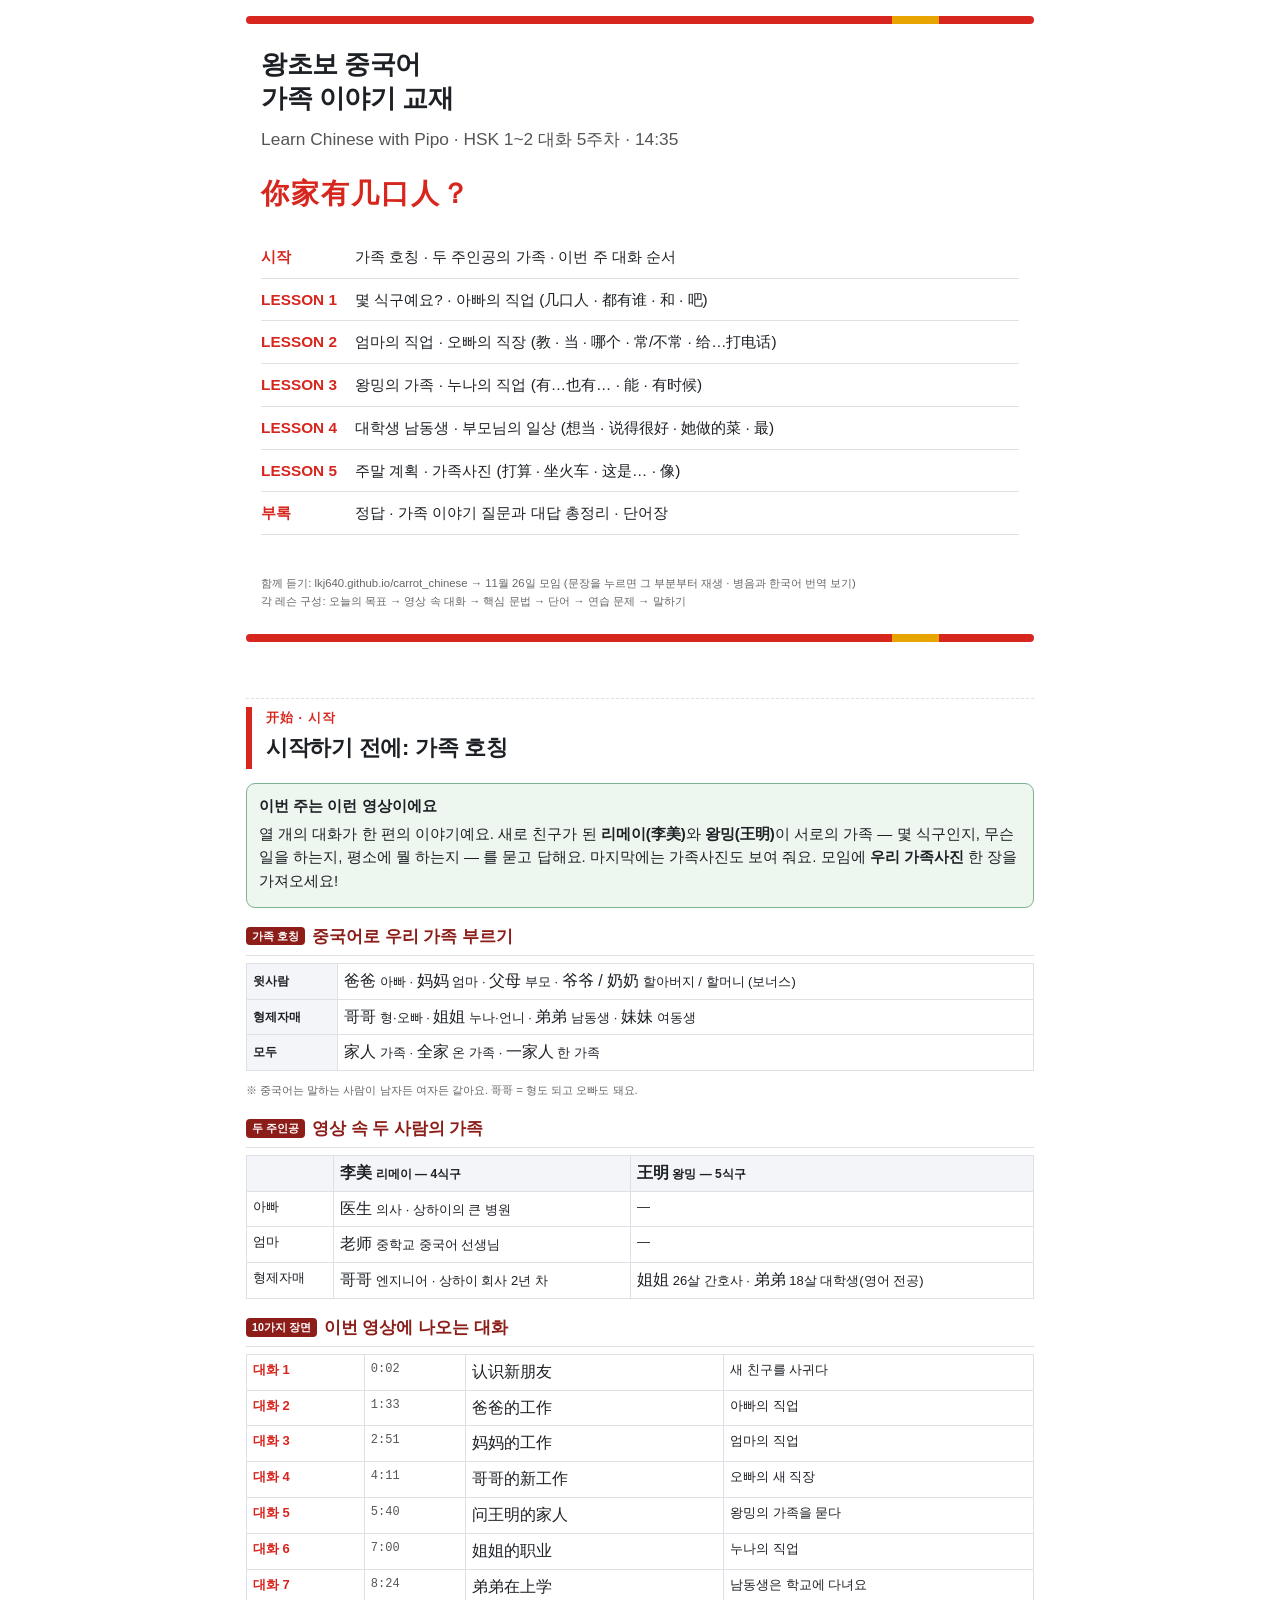
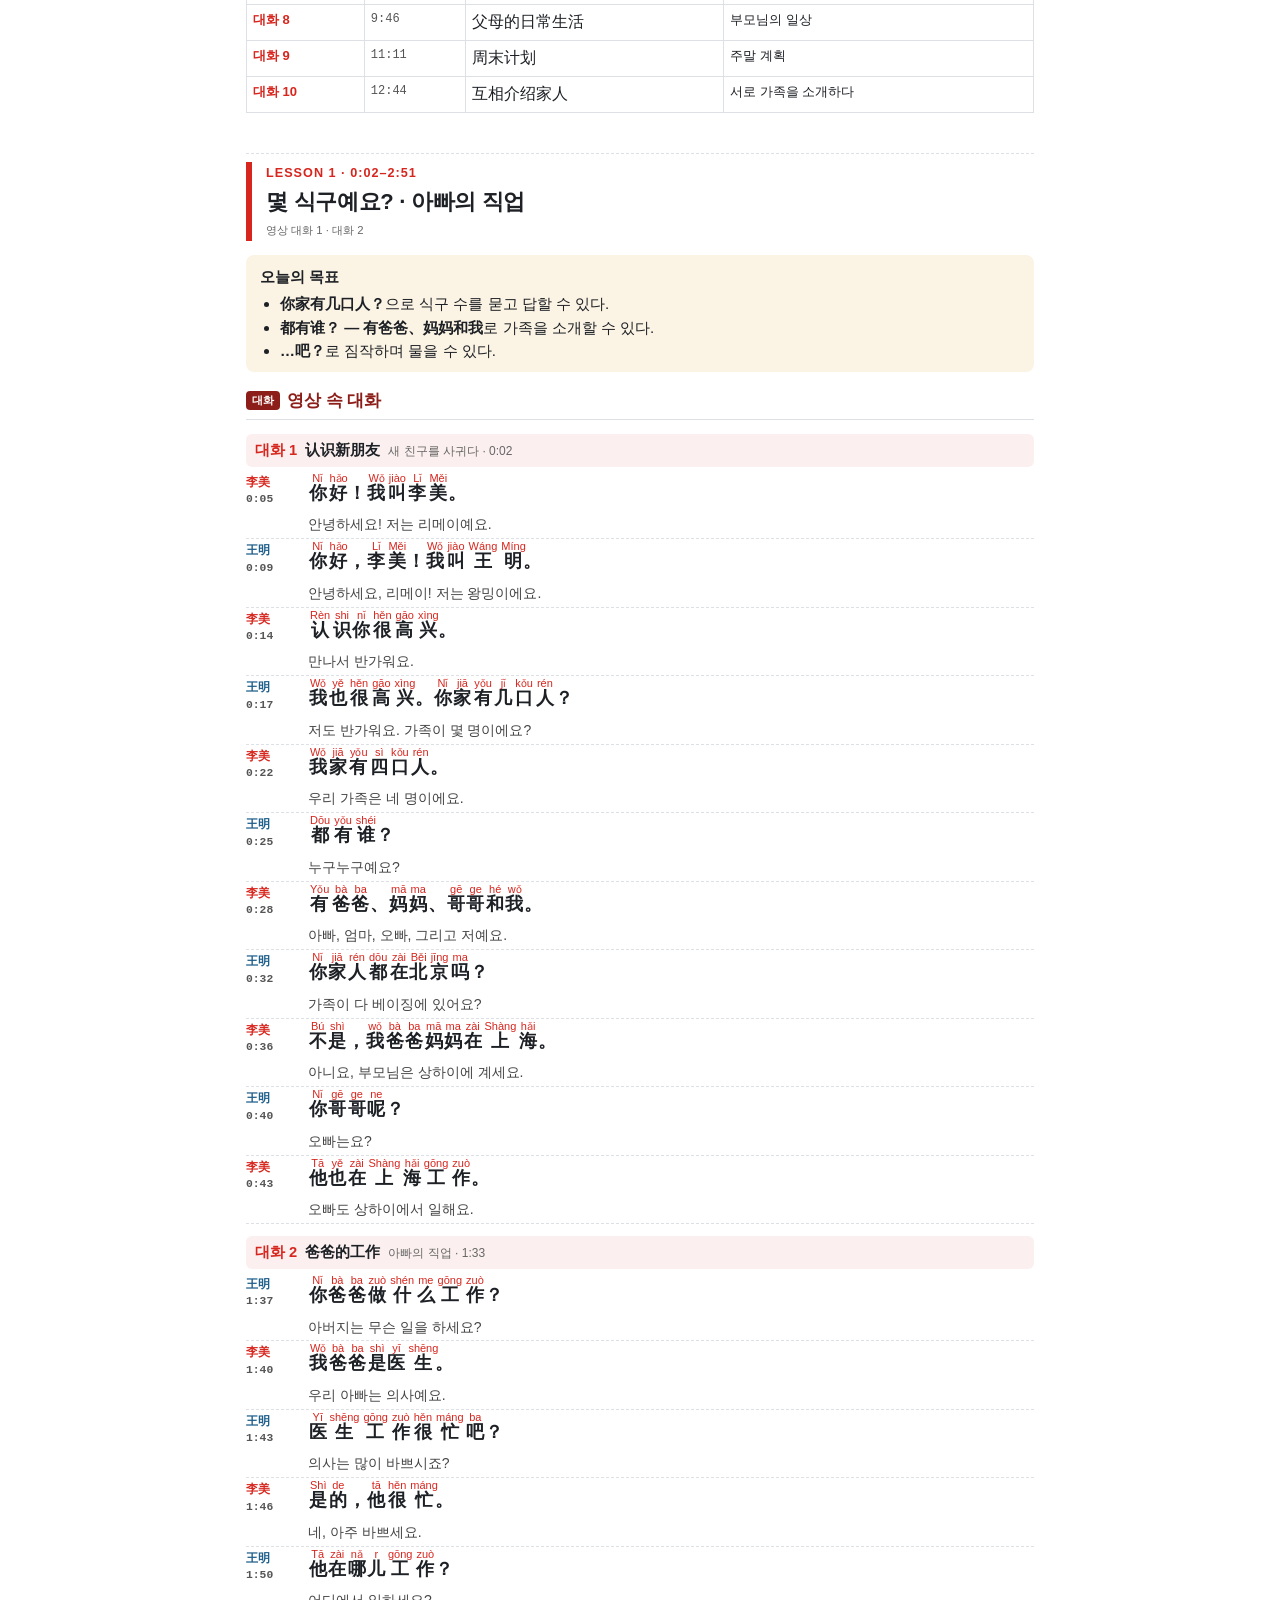
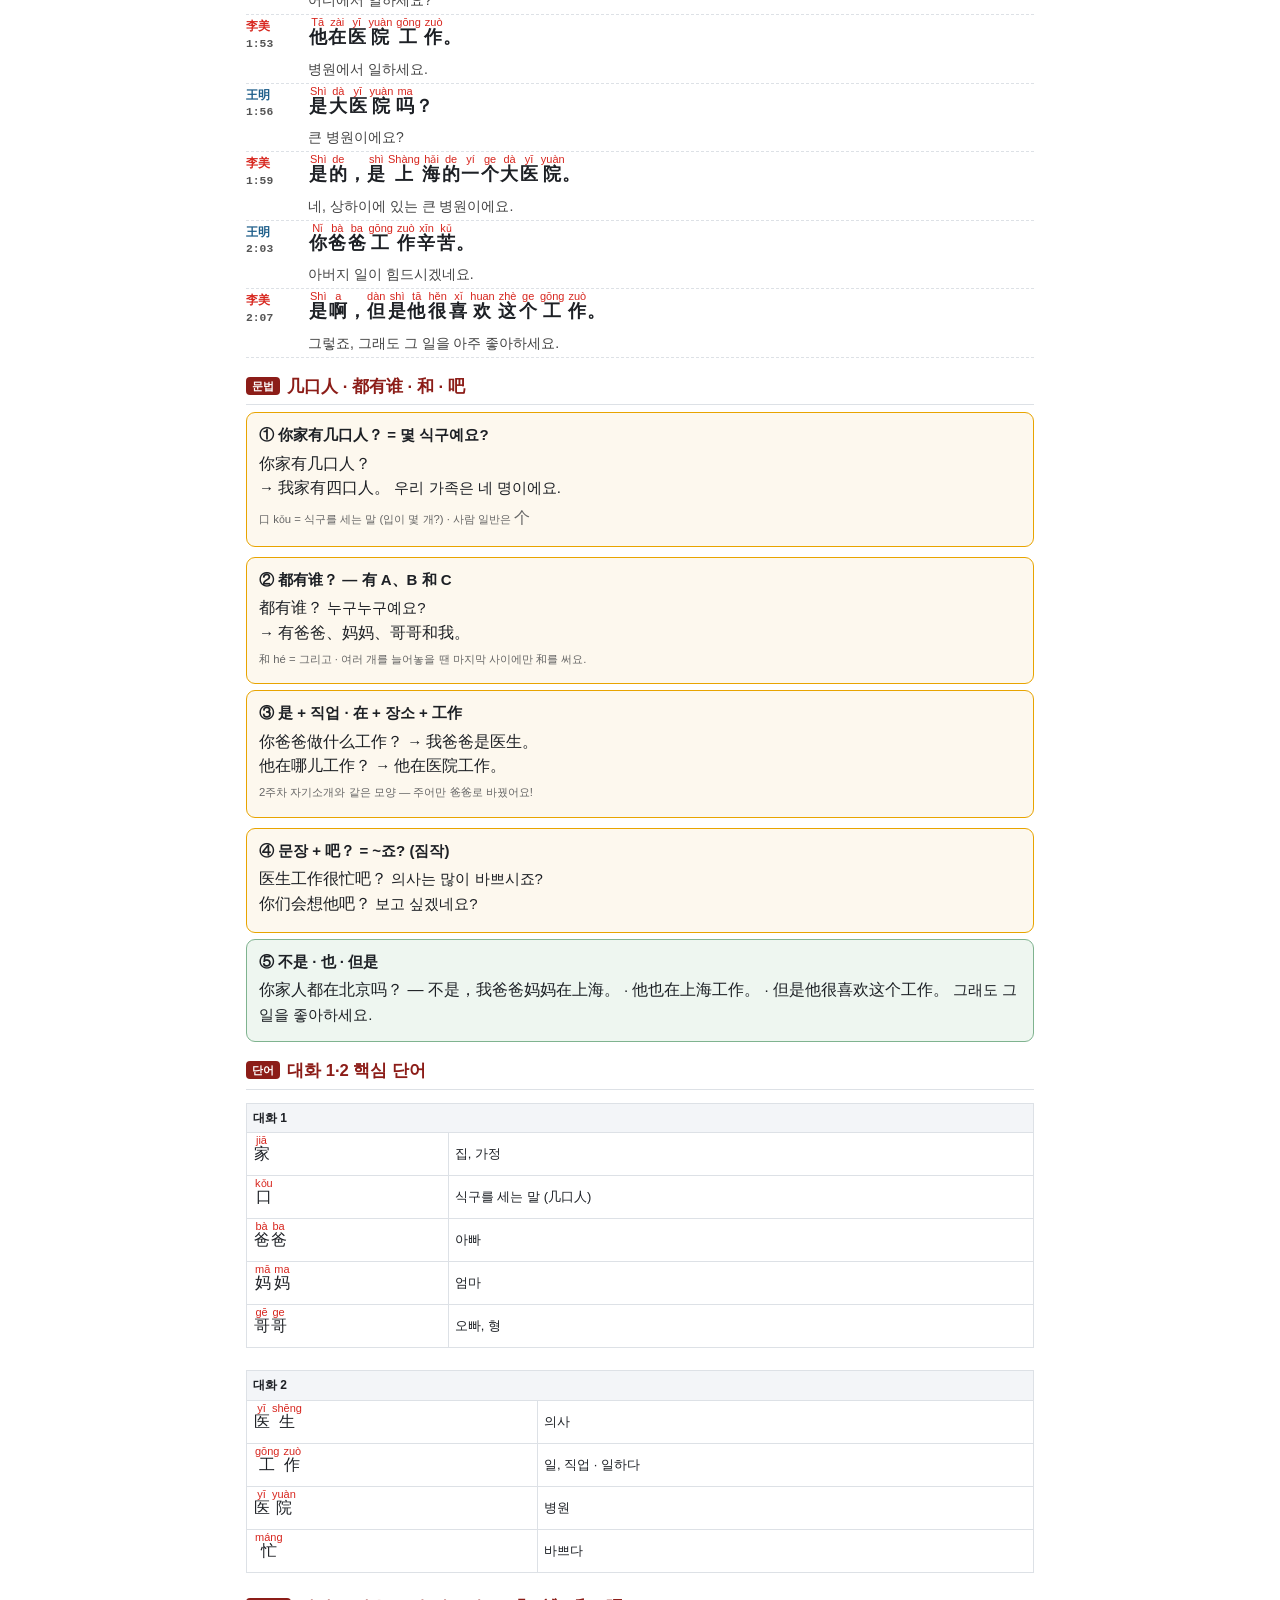
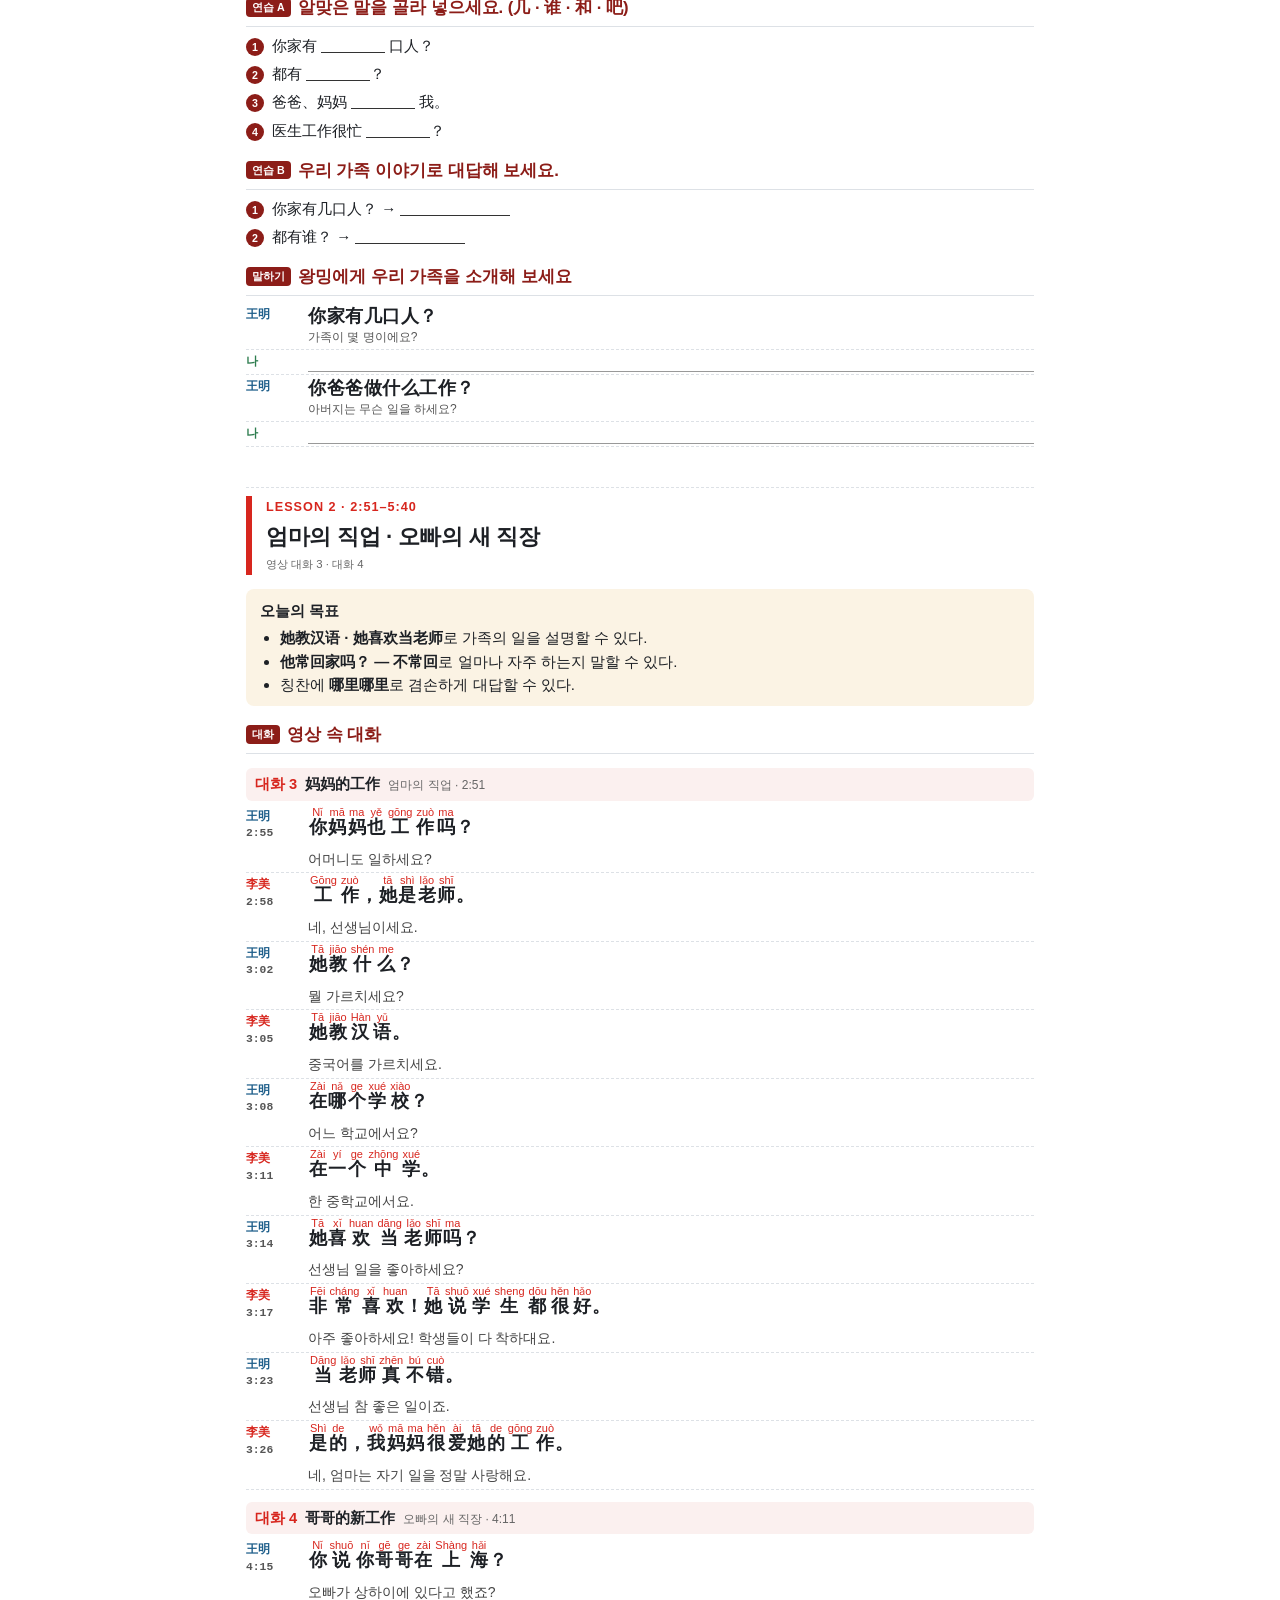
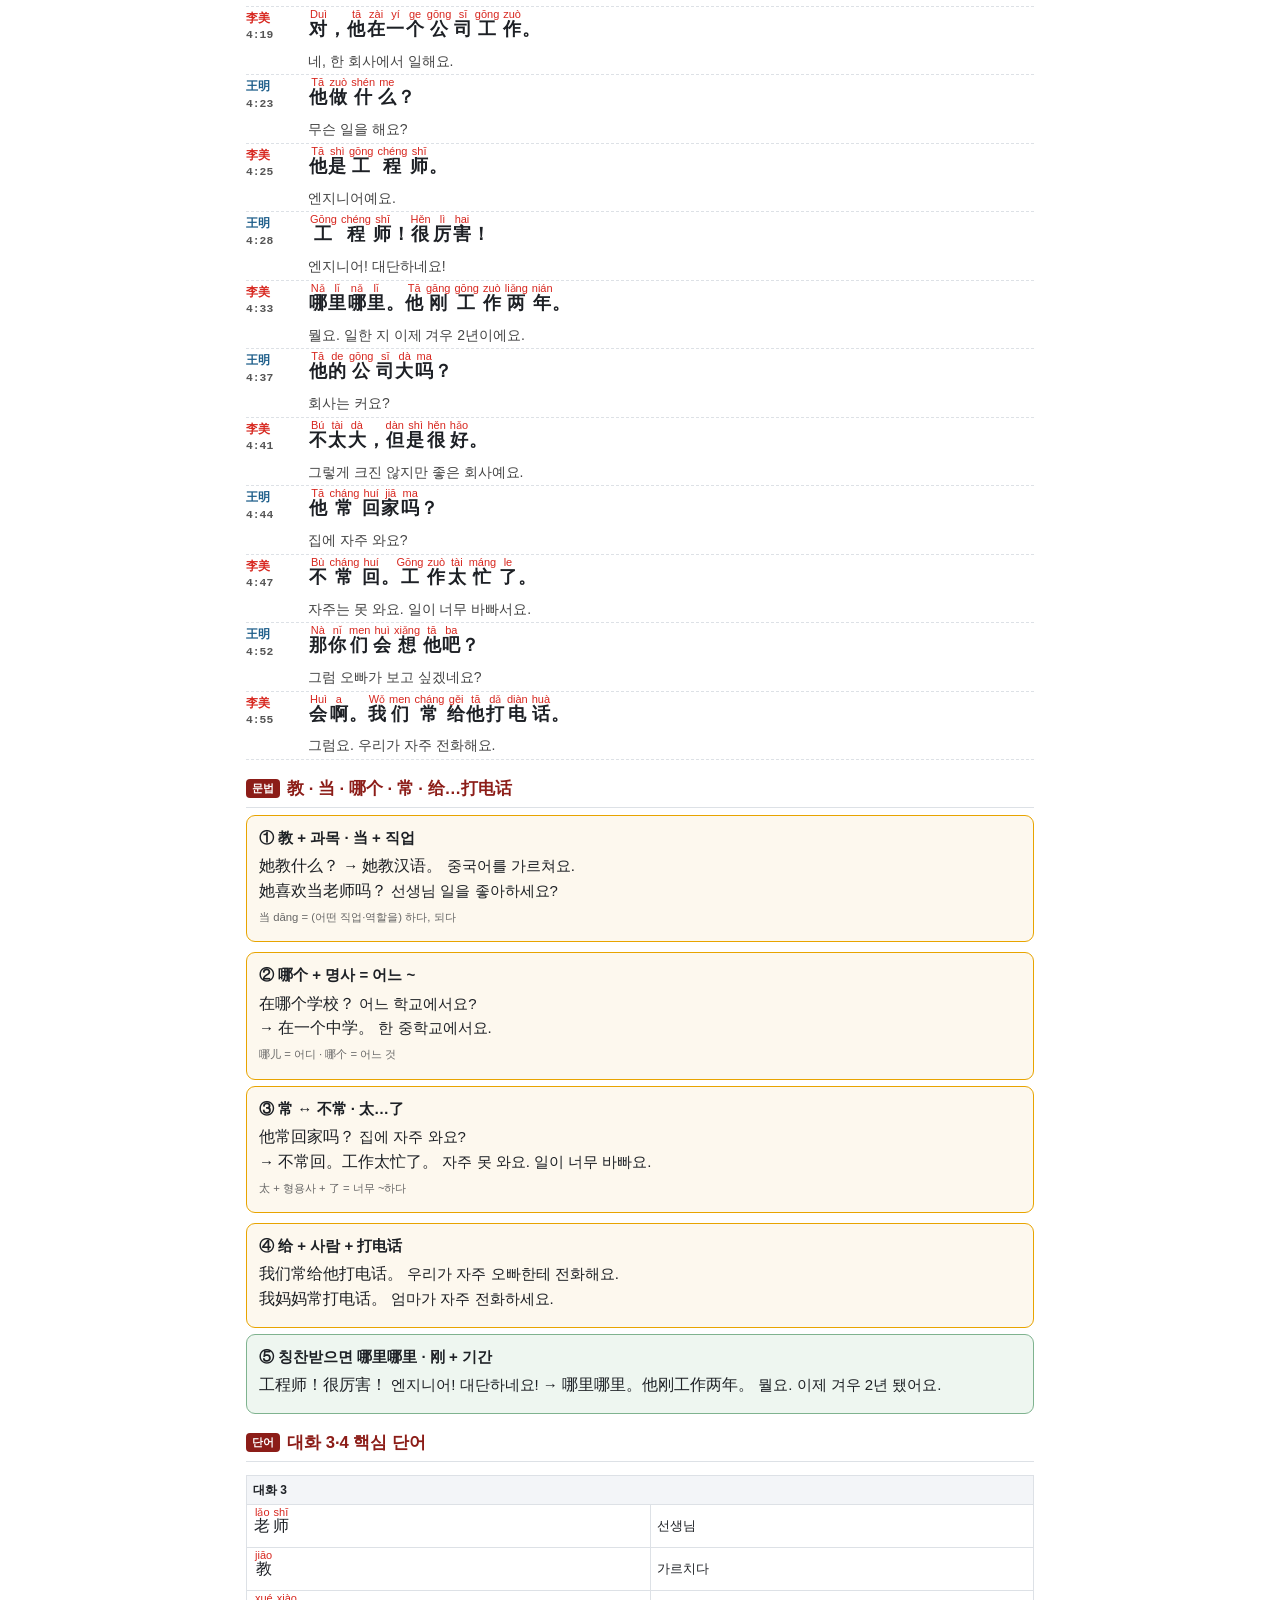
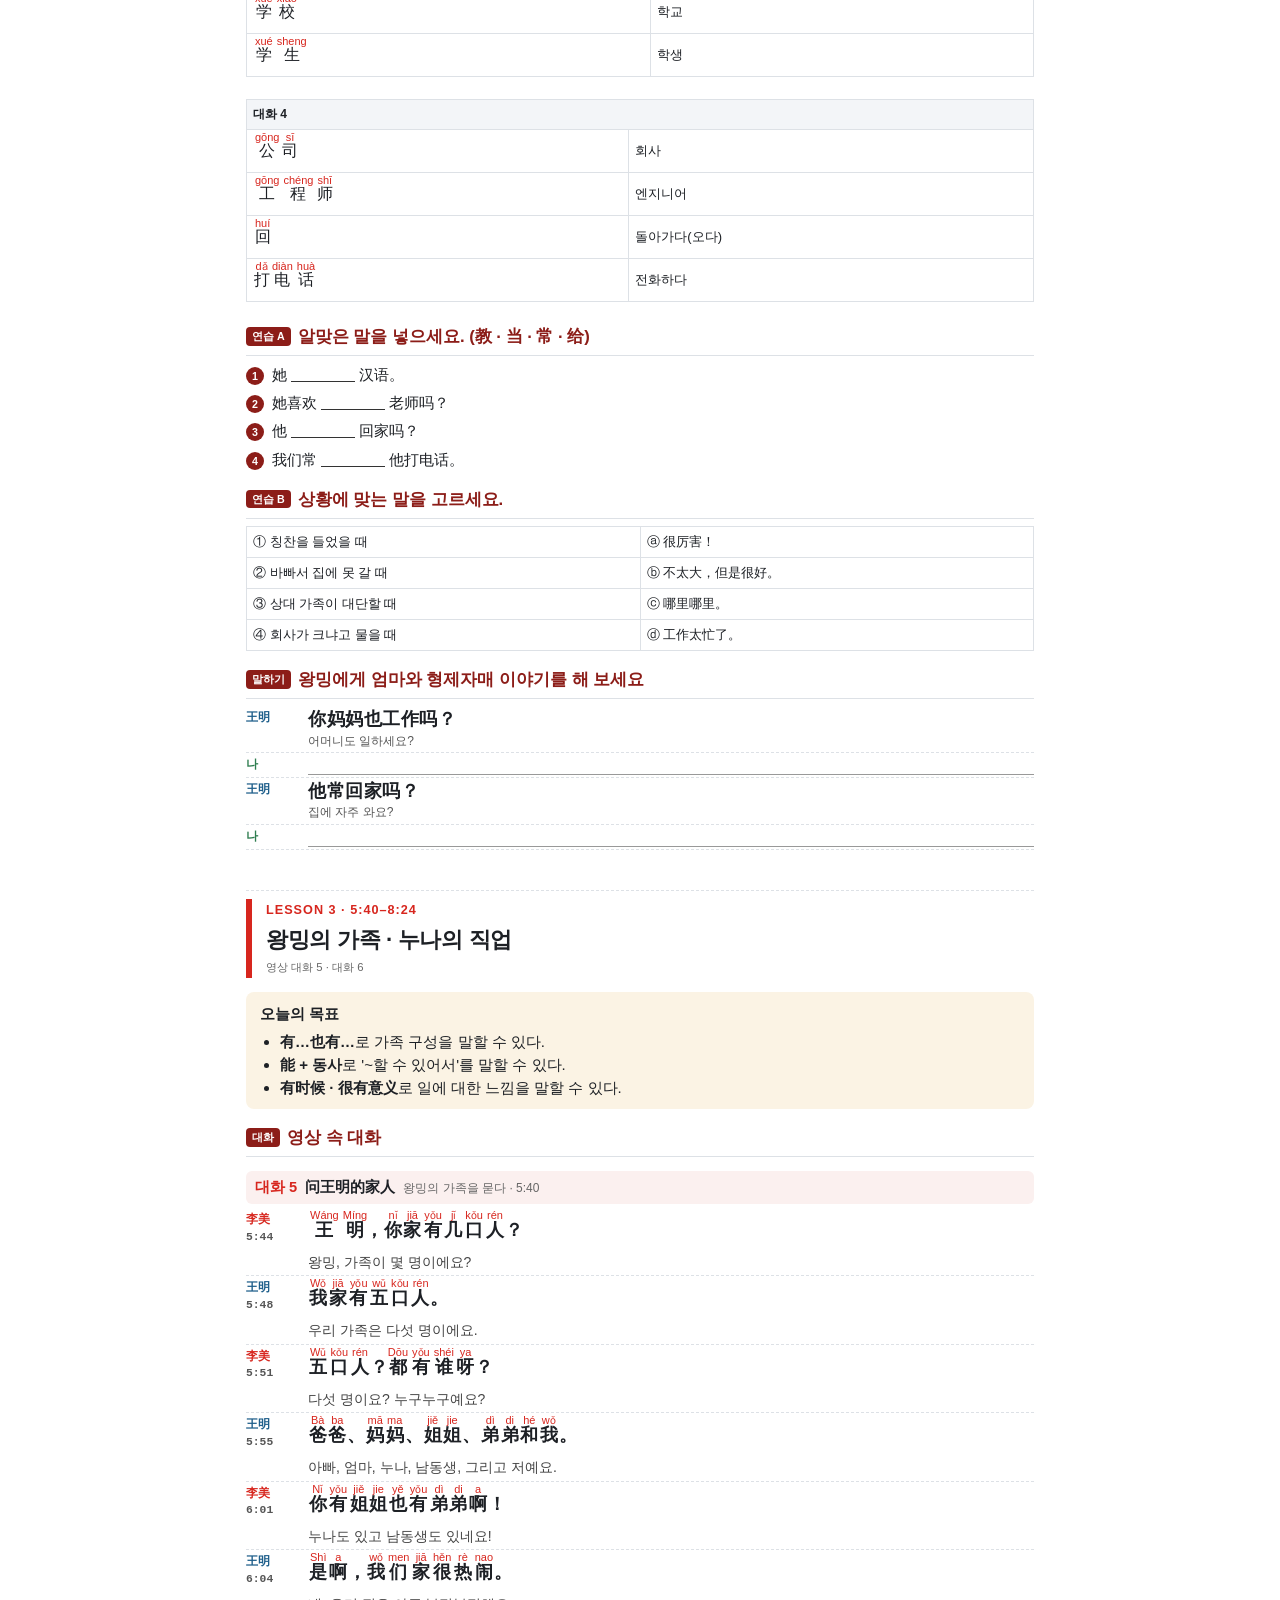
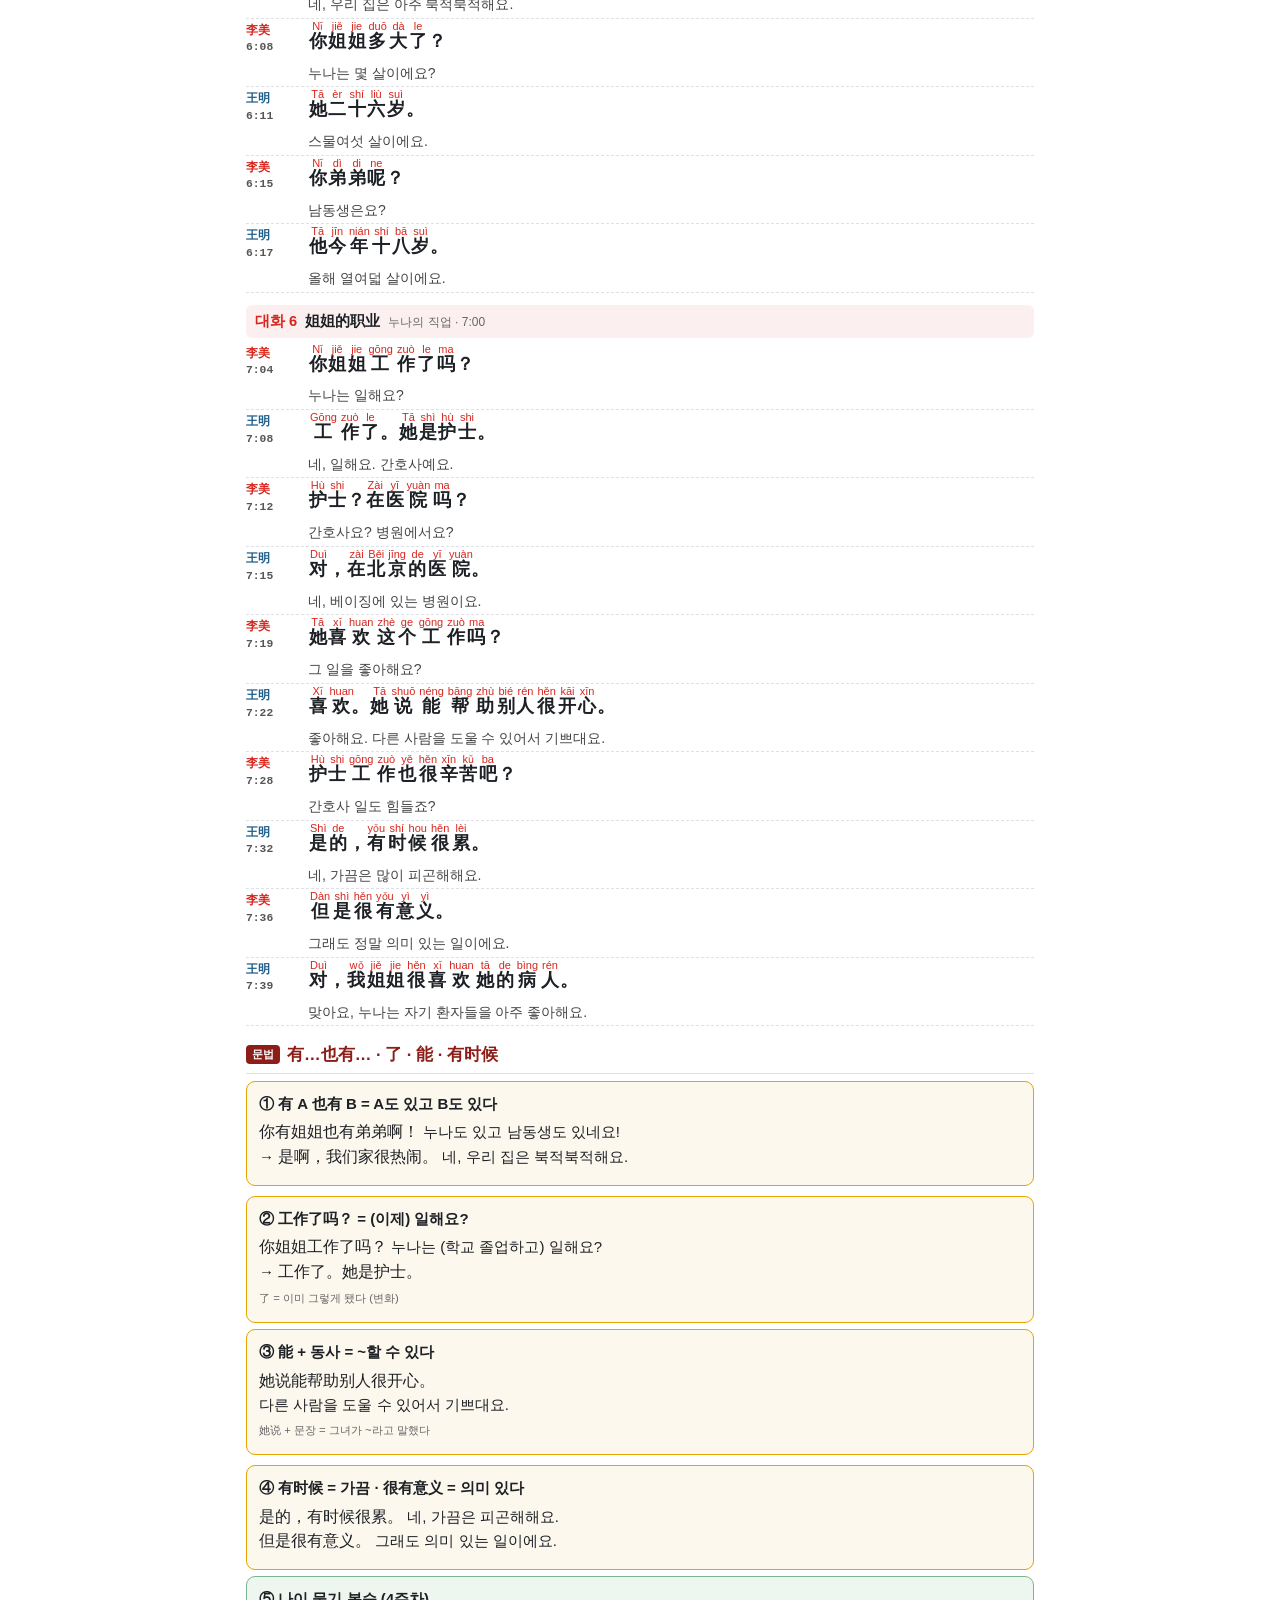
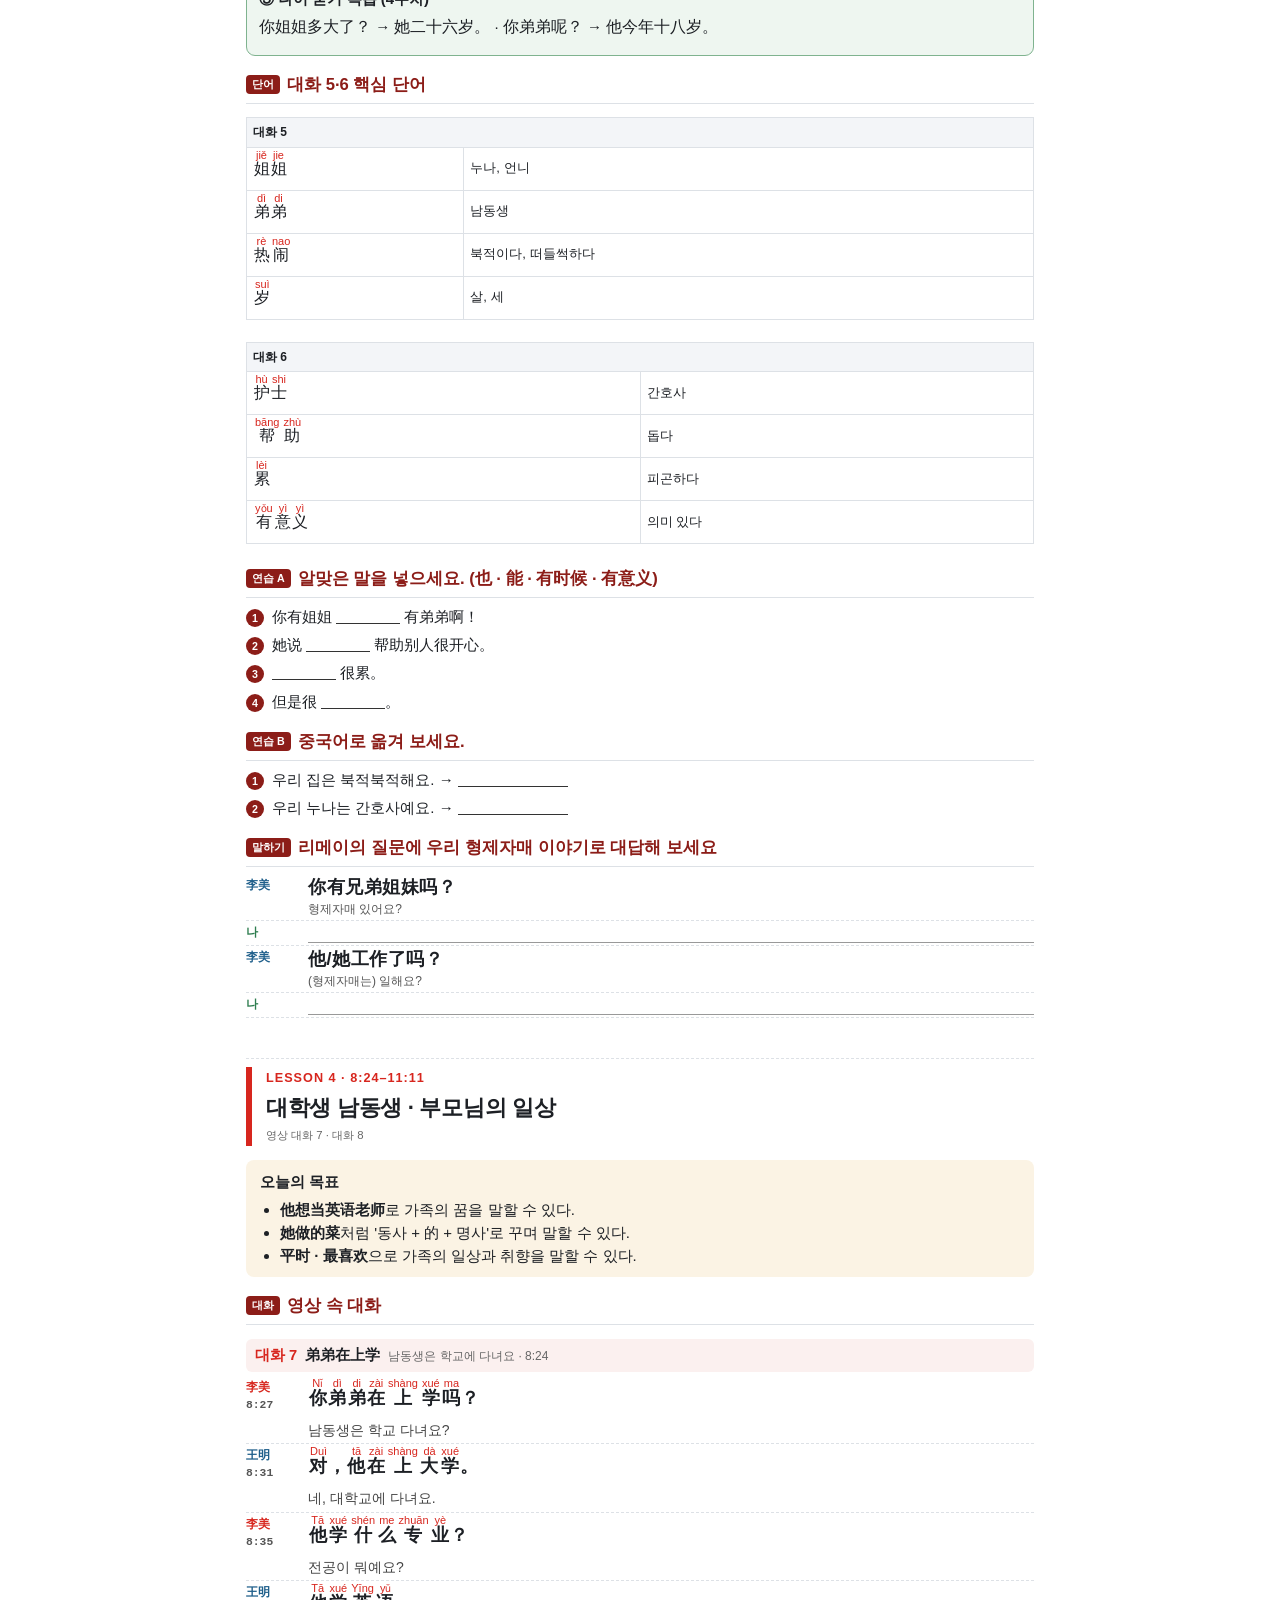
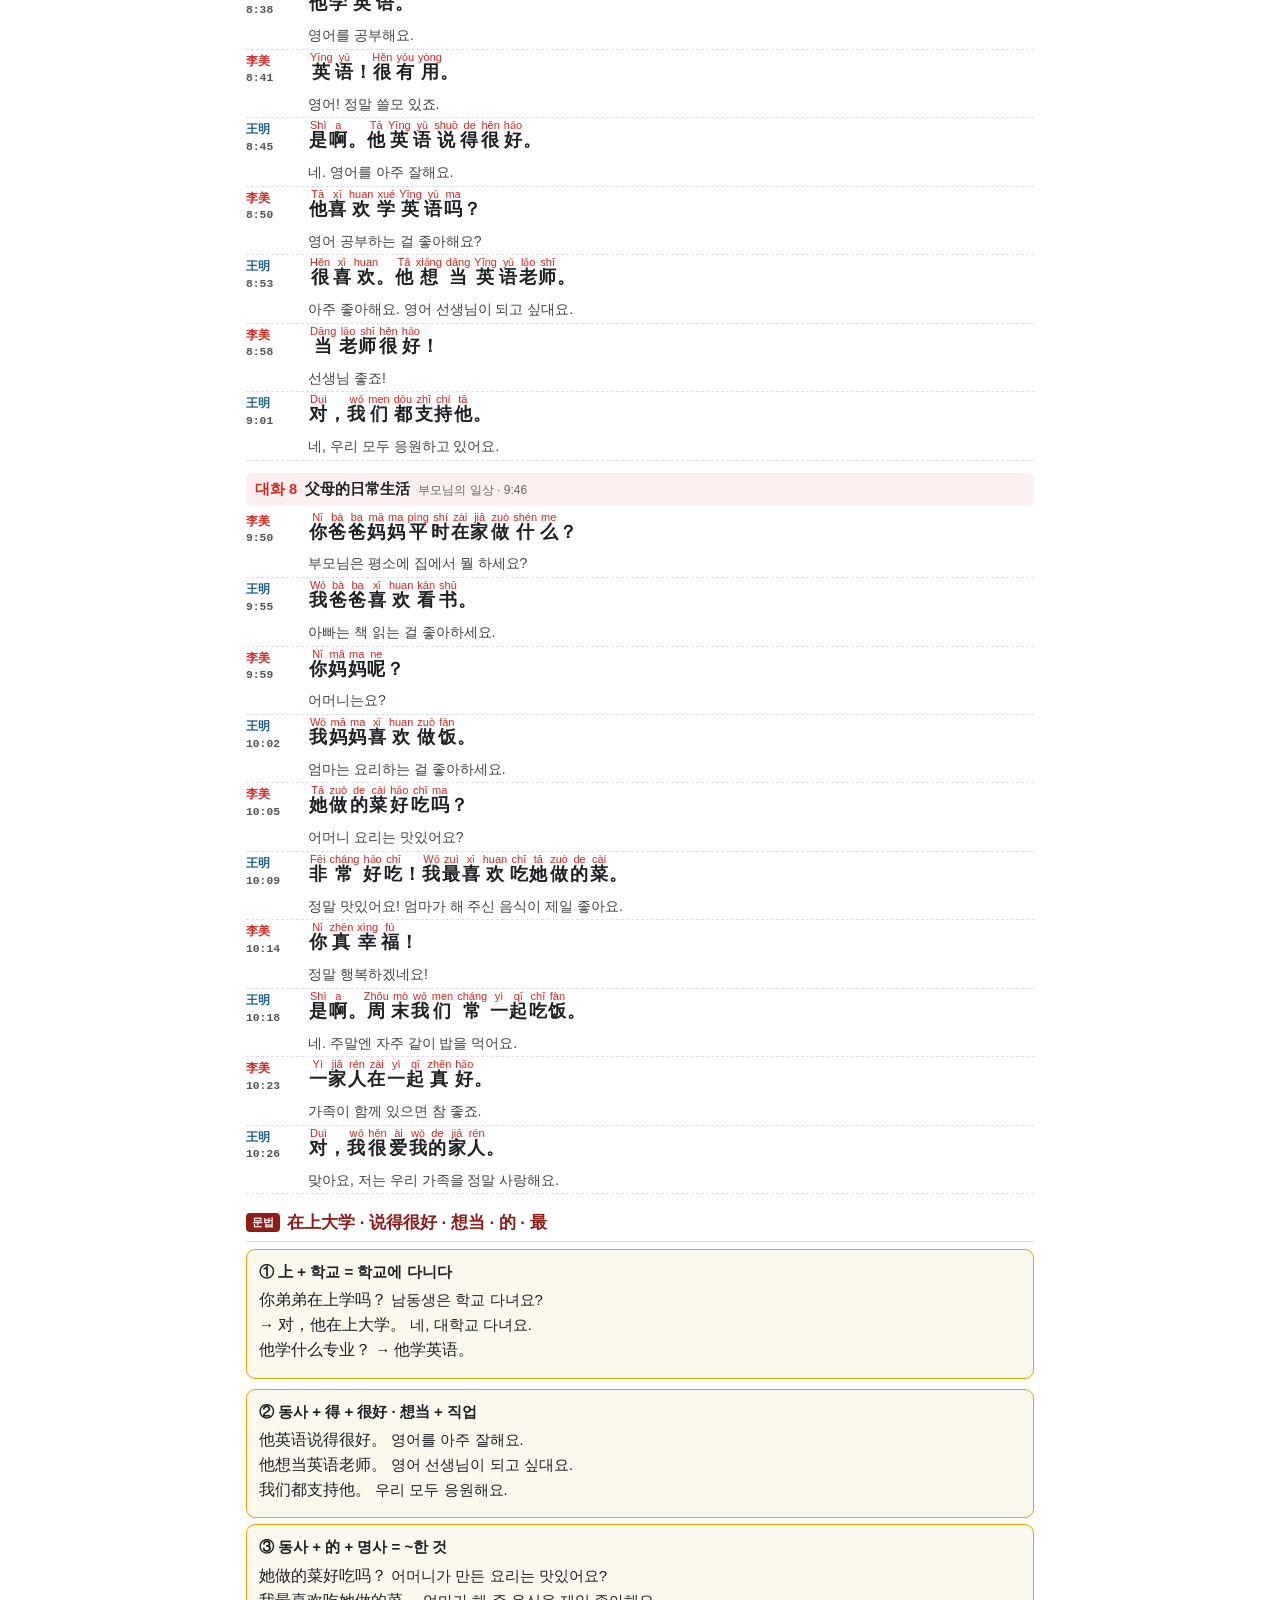
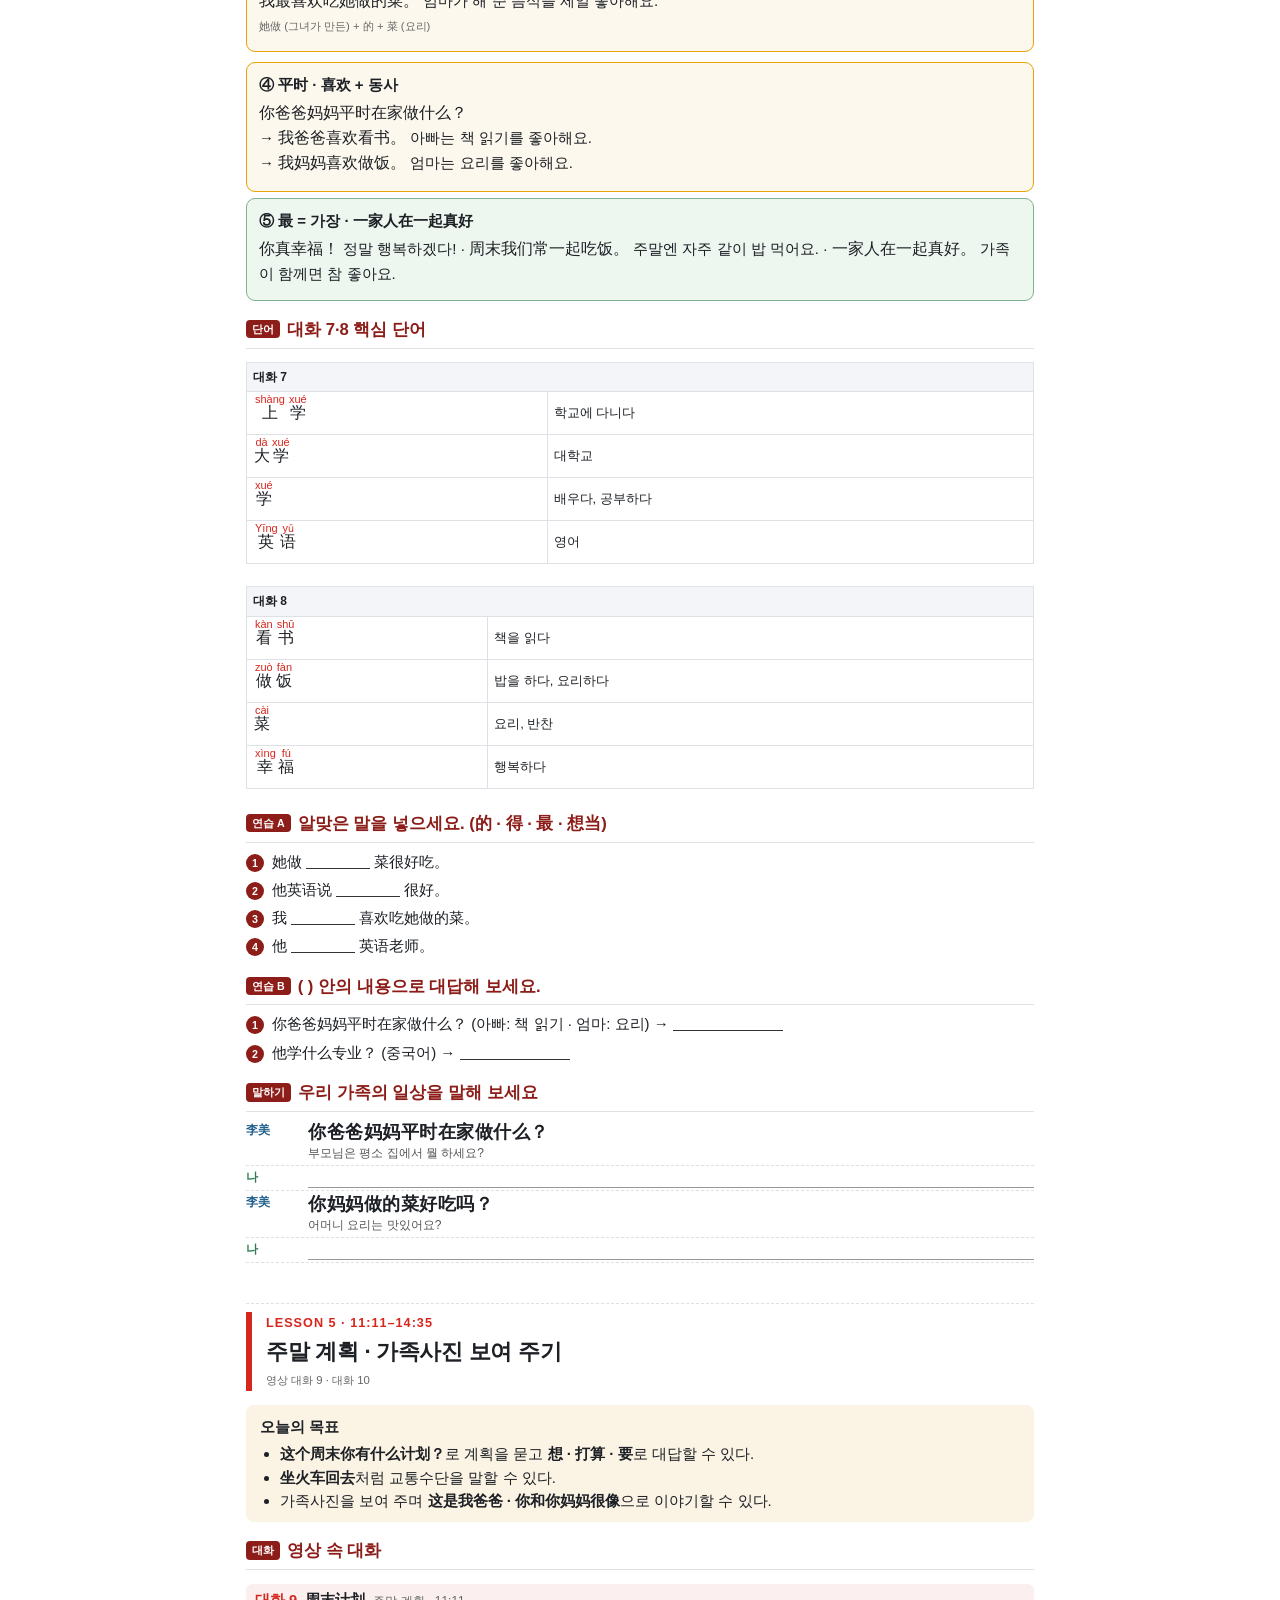
<file: meetings/2026-11-26/workbook.html>
<!doctype html><html lang="ko"><head><meta charset="utf-8"><title>중국어 가족 이야기 교재 5주차</title><style>@page{size:A4;margin:16mm 15mm 16mm}
:root{--red:#c0392b;--yel:#e6a817;--blue:#1f5f8b;--grn:#2e7d4f;--line:#dde1e6;--head:#f3f5f8}
*{box-sizing:border-box}
body{margin:0;font-family:"Helvetica Neue","Apple SD Gothic Neo",sans-serif;font-size:10.5pt;line-height:1.55;color:#1d2025;-webkit-print-color-adjust:exact;print-color-adjust:exact}
b{font-weight:700}
.lesson{break-before:page}
.cover{height:262mm;display:flex;flex-direction:column;justify-content:space-between}
.stripe{height:8px;border-radius:4px;background:linear-gradient(90deg,var(--red) 0 25%,var(--yel) 25% 75%,var(--red) 75%)}
.ct{padding:0 4mm;margin-top:-10mm}
.cover h1{font-size:30pt;line-height:1.3;margin:0 0 10px;letter-spacing:-.5px}
.cs{font-size:13pt;color:#555}
.big{color:var(--red);font-size:20pt;font-weight:800;margin:34px 0 26px}
.toc{width:100%;border-collapse:collapse;font-size:11.5pt}
.toc th{color:var(--red);text-align:left;width:82px;padding:9px 0;border-bottom:1px solid var(--line);white-space:nowrap}
.toc td{padding:9px 0 9px 12px;border-bottom:1px solid var(--line)}
.foot{font-size:8.5pt;color:#666;margin-top:40px}
.hd{border-left:6px solid var(--red);padding:2px 0 2px 14px;margin-bottom:14px}
.hd .k{color:var(--red);font-weight:700;letter-spacing:1px;font-size:9.5pt}
.hd h1{margin:2px 0 2px;font-size:20pt;letter-spacing:-.3px}
.hd .s{font-size:8.5pt;color:#666}
.goal{background:#fbf3e4;border-radius:8px;padding:10px 14px;margin:10px 0 16px;break-inside:avoid}
.goal ul{margin:4px 0 0;padding-left:20px}
h2{font-size:12.5pt;color:var(--blue);border-bottom:1px solid var(--line);padding-bottom:5px;margin:20px 0 9px;break-after:avoid}
.tag{display:inline-block;background:var(--blue);color:#fff;font-size:8pt;padding:1px 6px;border-radius:4px;margin-right:7px;vertical-align:2px}
.dlg{margin:4px 0 6px}
.dl{display:flex;gap:12px;border-bottom:1px dashed var(--line);padding:4px 0;break-inside:avoid}
.dw{flex:0 0 58px;font-size:9pt;font-weight:700}
.dw span{display:block;font-family:Menlo,monospace;font-size:8.5pt;color:#555;font-weight:700}
.dw.S{color:var(--red)}.dw.M{color:var(--blue)}.dw.T{color:var(--grn)}
.dl b{display:block}.dl small{display:block;color:#555;font-size:9pt}
.ans{flex:1;border-bottom:1px solid #999;height:20px}
.t{width:100%;border-collapse:collapse;margin:6px 0;font-size:9.8pt;break-inside:avoid}
.t th{background:var(--head);text-align:left;font-size:9pt;padding:6px 8px;border:1px solid var(--line)}
.t td{padding:6px 8px;border:1px solid var(--line);vertical-align:top}
.scale td:first-child{width:34px;text-align:center;font-size:13pt}
.fill td{height:34px}
.mine td{height:27px}.mine td:nth-child(3){width:45%}
.match td{width:50%}
.two{display:flex;gap:10px;margin:6px 0}.two>.box{flex:1}
.box{border:1.3px solid var(--yel);border-radius:9px;padding:10px 12px;background:#fdf8ee;break-inside:avoid}
.box p{margin:5px 0}
.note{border-radius:9px;padding:9px 13px;margin:8px 0;break-inside:avoid}
.note b:first-child{display:block;margin-bottom:2px}
.note.g{background:#eef6f0;border:1.3px solid #7fb38f}
.note.y{background:#fdf6e6;border:1.3px solid var(--yel)}
.note.r{background:#fdeeee;border:1.3px solid #e07b72}
.sm{font-size:8.5pt;color:#666}
.cS{color:var(--red)}.cM{color:var(--blue)}.cT{color:var(--grn)}
ol.q{list-style:none;padding:0;margin:4px 0}
ol.q li{margin:7px 0;font-weight:600;break-inside:avoid}
.n{display:inline-block;width:18px;height:18px;line-height:18px;border-radius:50%;background:var(--blue);color:#fff;font-size:8pt;text-align:center;margin-right:8px;font-weight:700}
.bl{display:inline-block;width:140px;border-bottom:1px solid #333;height:14px;vertical-align:-2px}
.bl.s{width:72px}
.grid4{display:grid;grid-template-columns:repeat(4,1fr);gap:8px 14px;font-weight:600;margin:6px 0}
.grid5{display:grid;grid-template-columns:repeat(5,1fr);gap:8px;font-size:9.5pt;text-align:center}
.grid5>div{border:1px solid var(--line);border-radius:8px;padding:6px}
.story{border:1.3px solid var(--yel);border-radius:9px;padding:11px 14px;font-weight:700;line-height:1.9;font-size:11pt;background:#fffdf7;break-inside:avoid}
.fillp{font-weight:600;line-height:2.4}
ul.chk{list-style:none;padding:0}ul.chk li::before{content:"☐ ";font-size:12pt}
.ans-list p{margin:6px 0}
.vcols{columns:2;column-gap:12px}
.t.v{font-size:8.6pt;margin:0 0 10px}
.t.v td{padding:3px 6px}.t.v td:first-child{width:52%}
.cb{display:inline-block;width:9px;height:9px;border:1px solid #777;margin-right:5px}
/* ---- 화면(웹·모바일)용 ---- */
@media screen{
body{font-size:15px;max-width:820px;margin:0 auto;padding:0 16px 40px;background:#fff}
.lesson{margin-top:40px;padding-top:8px;border-top:1px dashed var(--line)}
.cover{height:auto;gap:24px;padding:16px 0}
.ct{margin-top:0}
.cover h1{font-size:26px}.big{font-size:20px;margin:20px 0}
.hd h1{font-size:22px}
.two{flex-direction:column}
.grid4{grid-template-columns:repeat(2,1fr)}
.grid5{grid-template-columns:repeat(2,1fr)}
.t{font-size:13px}.t td,.t th{padding:5px 6px;overflow-wrap:anywhere}
.vcols{columns:1}
.bl{width:110px}.bl.s{width:64px}
.dw{flex-basis:52px}
}

/* ---- 중국어 교재용 ---- */
:root{--red:#d7261e;--yel:#e8a400;--blue:#8c1d18}
.stripe{background:linear-gradient(90deg,var(--red) 0 82%,var(--yel) 82% 88%,var(--red) 88%)}
.zh,[lang="zh-CN"]{font-family:"PingFang SC","Hiragino Sans GB","Noto Sans SC","Noto Sans CJK SC","Microsoft YaHei",sans-serif}
.big{font-size:28pt;letter-spacing:2px}
.dl b.zh{font-size:12.5pt;letter-spacing:.5px}
.dl i.py{display:block;font-style:normal;color:var(--red);font-size:9.5pt}
.dw.A{color:var(--red)}.dw.B{color:#1f5f8b}
h3.scene{font-size:11pt;margin:14px 0 4px;padding:5px 9px;background:#fbf0ef;border-radius:6px;break-after:avoid}
h3.scene .sn{color:var(--red);margin-right:4px}
h3.scene .sk{font-weight:400;color:#666;font-size:9pt;margin-left:4px}
.box>b:first-child{display:block;margin-bottom:2px}
.box.g{background:#eef6f0;border-color:#7fb38f}
.box .zh{font-size:11.5pt}
.t .zh{font-size:11pt}
.words .wz{font-size:12pt;white-space:nowrap}
.wp{color:var(--red);white-space:nowrap}
.tone td:nth-child(2){font-size:14pt;color:var(--red)}
.scenes td:first-child{white-space:nowrap;font-weight:700;color:var(--red)}
.scenes td:nth-child(2){font-family:Menlo,monospace;font-size:9pt;color:#555}
ol.q li{font-weight:500;margin:5px 0}
.dlg .dl{display:grid;grid-template-columns:54px 1fr 38%;gap:2px 10px;padding:3px 0;align-items:center}
.dlg .dl .dk{color:#444;font-size:9.3pt}
.dl b.zh{line-height:1.3}
h2{margin:16px 0 7px}
.vcols{columns:1}
.t.v td:first-child{width:30%}.t.v td.wp{width:28%}
.t.v{font-size:9pt;break-inside:auto}.t.v td{padding:2px 6px}.t.v tr{break-inside:avoid}
.lesson .dlg + h3.scene{margin-top:12px}
@media screen{
.dlg .dl{grid-template-columns:52px 1fr;align-items:start}.dlg .dl .dk{grid-column:2;font-size:14px}
.dl b.zh{font-size:18px}.dl i.py{font-size:13.5px}
.box .zh,.t .zh{font-size:16px}
.big{font-size:28px}
}
/* 병음을 한자 위에 (tools/ruby.py) */
.rb ruby{ruby-position:over;margin:0 .5px}
.rb rt{color:var(--red);font-size:7.5pt;font-weight:500;letter-spacing:0;padding:0 1.5px;font-family:-apple-system,"Helvetica Neue",Arial,sans-serif}
.dl b.zh.rb{line-height:2.1}
.t .zh.rb{line-height:2;white-space:nowrap}
.t .zh + i.py{display:block;font-style:normal;color:var(--red);font-size:8.5pt}
.t.v td:first-child{width:42%}
.t.v td,.words td{vertical-align:middle}
@media screen{.rb rt{font-size:11px}}
.lesson .dlg .dl{padding:2px 0}</style></head><body><section class="cover"><div class="stripe"></div>
<div class="ct"><h1>왕초보 중국어<br>가족 이야기 교재</h1>
<div class="cs">Learn Chinese with Pipo · HSK 1~2 대화 5주차 · 14:35</div>
<div class="big" lang="zh-CN">你家有几口人？</div>
<table class="toc">
<tr><th>시작</th><td>가족 호칭 · 두 주인공의 가족 · 이번 주 대화 순서</td></tr>
<tr><th>LESSON 1</th><td>몇 식구예요? · 아빠의 직업 (几口人 · 都有谁 · 和 · 吧)</td></tr>
<tr><th>LESSON 2</th><td>엄마의 직업 · 오빠의 직장 (教 · 当 · 哪个 · 常/不常 · 给…打电话)</td></tr>
<tr><th>LESSON 3</th><td>왕밍의 가족 · 누나의 직업 (有…也有… · 能 · 有时候)</td></tr>
<tr><th>LESSON 4</th><td>대학생 남동생 · 부모님의 일상 (想当 · 说得很好 · 她做的菜 · 最)</td></tr>
<tr><th>LESSON 5</th><td>주말 계획 · 가족사진 (打算 · 坐火车 · 这是… · 像)</td></tr>
<tr><th>부록</th><td>정답 · 가족 이야기 질문과 대답 총정리 · 단어장</td></tr>
</table>
<div class="foot">함께 듣기: lkj640.github.io/carrot_chinese → 11월 26일 모임 (문장을 누르면 그 부분부터 재생 · 병음과 한국어 번역 보기)<br>
각 레슨 구성: 오늘의 목표 → 영상 속 대화 → 핵심 문법 → 단어 → 연습 문제 → 말하기</div></div>
<div class="stripe"></div></section><section class="lesson"><div class="hd"><div class="k">开始 · 시작</div><h1>시작하기 전에: 가족 호칭</h1></div><div class="box g"><b>이번 주는 이런 영상이에요</b><p>열 개의 대화가 한 편의 이야기예요. 새로 친구가 된 <b>리메이(李美)</b>와 <b>왕밍(王明)</b>이 서로의 가족 — 몇 식구인지, 무슨 일을 하는지, 평소에 뭘 하는지 — 를 묻고 답해요. 마지막에는 가족사진도 보여 줘요. 모임에 <b>우리 가족사진</b> 한 장을 가져오세요!</p></div><h2><span class="tag">가족 호칭</span>중국어로 우리 가족 부르기</h2>
<table class="t"><tr><th>윗사람</th><td><span class="zh" lang="zh-CN">爸爸</span> 아빠 · <span class="zh" lang="zh-CN">妈妈</span> 엄마 · <span class="zh" lang="zh-CN">父母</span> 부모 · <span class="zh" lang="zh-CN">爷爷 / 奶奶</span> 할아버지 / 할머니 (보너스)</td></tr>
<tr><th>형제자매</th><td><span class="zh" lang="zh-CN">哥哥</span> 형·오빠 · <span class="zh" lang="zh-CN">姐姐</span> 누나·언니 · <span class="zh" lang="zh-CN">弟弟</span> 남동생 · <span class="zh" lang="zh-CN">妹妹</span> 여동생</td></tr>
<tr><th>모두</th><td><span class="zh" lang="zh-CN">家人</span> 가족 · <span class="zh" lang="zh-CN">全家</span> 온 가족 · <span class="zh" lang="zh-CN">一家人</span> 한 가족</td></tr></table>
<p class="sm">※ 중국어는 말하는 사람이 남자든 여자든 같아요. 哥哥 = 형도 되고 오빠도 돼요.</p>
<h2><span class="tag">두 주인공</span>영상 속 두 사람의 가족</h2>
<table class="t"><tr><th></th><th><span class="zh" lang="zh-CN">李美</span> 리메이 — 4식구</th><th><span class="zh" lang="zh-CN">王明</span> 왕밍 — 5식구</th></tr>
<tr><td>아빠</td><td><span class="zh" lang="zh-CN">医生</span> 의사 · 상하이의 큰 병원</td><td>—</td></tr>
<tr><td>엄마</td><td><span class="zh" lang="zh-CN">老师</span> 중학교 중국어 선생님</td><td>—</td></tr>
<tr><td>형제자매</td><td><span class="zh" lang="zh-CN">哥哥</span> 엔지니어 · 상하이 회사 2년 차</td><td><span class="zh" lang="zh-CN">姐姐</span> 26살 간호사 · <span class="zh" lang="zh-CN">弟弟</span> 18살 대학생(영어 전공)</td></tr></table>
<h2><span class="tag">10가지 장면</span>이번 영상에 나오는 대화</h2><table class="t scenes"><tr><td>대화 1</td><td>0:02</td><td><span class="zh" lang="zh-CN">认识新朋友</span></td><td>새 친구를 사귀다</td></tr><tr><td>대화 2</td><td>1:33</td><td><span class="zh" lang="zh-CN">爸爸的工作</span></td><td>아빠의 직업</td></tr><tr><td>대화 3</td><td>2:51</td><td><span class="zh" lang="zh-CN">妈妈的工作</span></td><td>엄마의 직업</td></tr><tr><td>대화 4</td><td>4:11</td><td><span class="zh" lang="zh-CN">哥哥的新工作</span></td><td>오빠의 새 직장</td></tr><tr><td>대화 5</td><td>5:40</td><td><span class="zh" lang="zh-CN">问王明的家人</span></td><td>왕밍의 가족을 묻다</td></tr><tr><td>대화 6</td><td>7:00</td><td><span class="zh" lang="zh-CN">姐姐的职业</span></td><td>누나의 직업</td></tr><tr><td>대화 7</td><td>8:24</td><td><span class="zh" lang="zh-CN">弟弟在上学</span></td><td>남동생은 학교에 다녀요</td></tr><tr><td>대화 8</td><td>9:46</td><td><span class="zh" lang="zh-CN">父母的日常生活</span></td><td>부모님의 일상</td></tr><tr><td>대화 9</td><td>11:11</td><td><span class="zh" lang="zh-CN">周末计划</span></td><td>주말 계획</td></tr><tr><td>대화 10</td><td>12:44</td><td><span class="zh" lang="zh-CN">互相介绍家人</span></td><td>서로 가족을 소개하다</td></tr></table></section><section class="lesson"><div class="hd"><div class="k">LESSON 1 · 0:02–2:51</div><h1>몇 식구예요? · 아빠의 직업</h1><div class="s">영상 대화 1 · 대화 2</div></div><div class="goal"><b>오늘의 목표</b><ul><li><b>你家有几口人？</b>으로 식구 수를 묻고 답할 수 있다.</li><li><b>都有谁？ — 有爸爸、妈妈和我</b>로 가족을 소개할 수 있다.</li><li><b>…吧？</b>로 짐작하며 물을 수 있다.</li></ul></div><h2><span class="tag">대화</span>영상 속 대화</h2><h3 class="scene"><span class="sn">대화 1</span> <span class="zh" lang="zh-CN">认识新朋友</span> <span class="sk">새 친구를 사귀다 · 0:02</span></h3><div class="dlg"><div class="dl"><div class="dw A">李美<span>0:05</span></div><div><b class="zh rb" lang="zh-CN"><ruby>你<rt>Nǐ</rt></ruby><ruby>好<rt>hǎo</rt></ruby>！<ruby>我<rt>Wǒ</rt></ruby><ruby>叫<rt>jiào</rt></ruby><ruby>李<rt>Lǐ</rt></ruby><ruby>美<rt>Měi</rt></ruby>。</b></div><small class="dk">안녕하세요! 저는 리메이예요.</small></div><div class="dl"><div class="dw B">王明<span>0:09</span></div><div><b class="zh rb" lang="zh-CN"><ruby>你<rt>Nǐ</rt></ruby><ruby>好<rt>hǎo</rt></ruby>，<ruby>李<rt>Lǐ</rt></ruby><ruby>美<rt>Měi</rt></ruby>！<ruby>我<rt>Wǒ</rt></ruby><ruby>叫<rt>jiào</rt></ruby><ruby>王<rt>Wáng</rt></ruby><ruby>明<rt>Míng</rt></ruby>。</b></div><small class="dk">안녕하세요, 리메이! 저는 왕밍이에요.</small></div><div class="dl"><div class="dw A">李美<span>0:14</span></div><div><b class="zh rb" lang="zh-CN"><ruby>认<rt>Rèn</rt></ruby><ruby>识<rt>shi</rt></ruby><ruby>你<rt>nǐ</rt></ruby><ruby>很<rt>hěn</rt></ruby><ruby>高<rt>gāo</rt></ruby><ruby>兴<rt>xìng</rt></ruby>。</b></div><small class="dk">만나서 반가워요.</small></div><div class="dl"><div class="dw B">王明<span>0:17</span></div><div><b class="zh rb" lang="zh-CN"><ruby>我<rt>Wǒ</rt></ruby><ruby>也<rt>yě</rt></ruby><ruby>很<rt>hěn</rt></ruby><ruby>高<rt>gāo</rt></ruby><ruby>兴<rt>xìng</rt></ruby>。<ruby>你<rt>Nǐ</rt></ruby><ruby>家<rt>jiā</rt></ruby><ruby>有<rt>yǒu</rt></ruby><ruby>几<rt>jǐ</rt></ruby><ruby>口<rt>kǒu</rt></ruby><ruby>人<rt>rén</rt></ruby>？</b></div><small class="dk">저도 반가워요. 가족이 몇 명이에요?</small></div><div class="dl"><div class="dw A">李美<span>0:22</span></div><div><b class="zh rb" lang="zh-CN"><ruby>我<rt>Wǒ</rt></ruby><ruby>家<rt>jiā</rt></ruby><ruby>有<rt>yǒu</rt></ruby><ruby>四<rt>sì</rt></ruby><ruby>口<rt>kǒu</rt></ruby><ruby>人<rt>rén</rt></ruby>。</b></div><small class="dk">우리 가족은 네 명이에요.</small></div><div class="dl"><div class="dw B">王明<span>0:25</span></div><div><b class="zh rb" lang="zh-CN"><ruby>都<rt>Dōu</rt></ruby><ruby>有<rt>yǒu</rt></ruby><ruby>谁<rt>shéi</rt></ruby>？</b></div><small class="dk">누구누구예요?</small></div><div class="dl"><div class="dw A">李美<span>0:28</span></div><div><b class="zh rb" lang="zh-CN"><ruby>有<rt>Yǒu</rt></ruby><ruby>爸<rt>bà</rt></ruby><ruby>爸<rt>ba</rt></ruby>、<ruby>妈<rt>mā</rt></ruby><ruby>妈<rt>ma</rt></ruby>、<ruby>哥<rt>gē</rt></ruby><ruby>哥<rt>ge</rt></ruby><ruby>和<rt>hé</rt></ruby><ruby>我<rt>wǒ</rt></ruby>。</b></div><small class="dk">아빠, 엄마, 오빠, 그리고 저예요.</small></div><div class="dl"><div class="dw B">王明<span>0:32</span></div><div><b class="zh rb" lang="zh-CN"><ruby>你<rt>Nǐ</rt></ruby><ruby>家<rt>jiā</rt></ruby><ruby>人<rt>rén</rt></ruby><ruby>都<rt>dōu</rt></ruby><ruby>在<rt>zài</rt></ruby><ruby>北<rt>Běi</rt></ruby><ruby>京<rt>jīng</rt></ruby><ruby>吗<rt>ma</rt></ruby>？</b></div><small class="dk">가족이 다 베이징에 있어요?</small></div><div class="dl"><div class="dw A">李美<span>0:36</span></div><div><b class="zh rb" lang="zh-CN"><ruby>不<rt>Bú</rt></ruby><ruby>是<rt>shì</rt></ruby>，<ruby>我<rt>wǒ</rt></ruby><ruby>爸<rt>bà</rt></ruby><ruby>爸<rt>ba</rt></ruby><ruby>妈<rt>mā</rt></ruby><ruby>妈<rt>ma</rt></ruby><ruby>在<rt>zài</rt></ruby><ruby>上<rt>Shàng</rt></ruby><ruby>海<rt>hǎi</rt></ruby>。</b></div><small class="dk">아니요, 부모님은 상하이에 계세요.</small></div><div class="dl"><div class="dw B">王明<span>0:40</span></div><div><b class="zh rb" lang="zh-CN"><ruby>你<rt>Nǐ</rt></ruby><ruby>哥<rt>gē</rt></ruby><ruby>哥<rt>ge</rt></ruby><ruby>呢<rt>ne</rt></ruby>？</b></div><small class="dk">오빠는요?</small></div><div class="dl"><div class="dw A">李美<span>0:43</span></div><div><b class="zh rb" lang="zh-CN"><ruby>他<rt>Tā</rt></ruby><ruby>也<rt>yě</rt></ruby><ruby>在<rt>zài</rt></ruby><ruby>上<rt>Shàng</rt></ruby><ruby>海<rt>hǎi</rt></ruby><ruby>工<rt>gōng</rt></ruby><ruby>作<rt>zuò</rt></ruby>。</b></div><small class="dk">오빠도 상하이에서 일해요.</small></div></div><h3 class="scene"><span class="sn">대화 2</span> <span class="zh" lang="zh-CN">爸爸的工作</span> <span class="sk">아빠의 직업 · 1:33</span></h3><div class="dlg"><div class="dl"><div class="dw B">王明<span>1:37</span></div><div><b class="zh rb" lang="zh-CN"><ruby>你<rt>Nǐ</rt></ruby><ruby>爸<rt>bà</rt></ruby><ruby>爸<rt>ba</rt></ruby><ruby>做<rt>zuò</rt></ruby><ruby>什<rt>shén</rt></ruby><ruby>么<rt>me</rt></ruby><ruby>工<rt>gōng</rt></ruby><ruby>作<rt>zuò</rt></ruby>？</b></div><small class="dk">아버지는 무슨 일을 하세요?</small></div><div class="dl"><div class="dw A">李美<span>1:40</span></div><div><b class="zh rb" lang="zh-CN"><ruby>我<rt>Wǒ</rt></ruby><ruby>爸<rt>bà</rt></ruby><ruby>爸<rt>ba</rt></ruby><ruby>是<rt>shì</rt></ruby><ruby>医<rt>yī</rt></ruby><ruby>生<rt>shēng</rt></ruby>。</b></div><small class="dk">우리 아빠는 의사예요.</small></div><div class="dl"><div class="dw B">王明<span>1:43</span></div><div><b class="zh rb" lang="zh-CN"><ruby>医<rt>Yī</rt></ruby><ruby>生<rt>shēng</rt></ruby><ruby>工<rt>gōng</rt></ruby><ruby>作<rt>zuò</rt></ruby><ruby>很<rt>hěn</rt></ruby><ruby>忙<rt>máng</rt></ruby><ruby>吧<rt>ba</rt></ruby>？</b></div><small class="dk">의사는 많이 바쁘시죠?</small></div><div class="dl"><div class="dw A">李美<span>1:46</span></div><div><b class="zh rb" lang="zh-CN"><ruby>是<rt>Shì</rt></ruby><ruby>的<rt>de</rt></ruby>，<ruby>他<rt>tā</rt></ruby><ruby>很<rt>hěn</rt></ruby><ruby>忙<rt>máng</rt></ruby>。</b></div><small class="dk">네, 아주 바쁘세요.</small></div><div class="dl"><div class="dw B">王明<span>1:50</span></div><div><b class="zh rb" lang="zh-CN"><ruby>他<rt>Tā</rt></ruby><ruby>在<rt>zài</rt></ruby><ruby>哪<rt>nǎ</rt></ruby><ruby>儿<rt>r</rt></ruby><ruby>工<rt>gōng</rt></ruby><ruby>作<rt>zuò</rt></ruby>？</b></div><small class="dk">어디에서 일하세요?</small></div><div class="dl"><div class="dw A">李美<span>1:53</span></div><div><b class="zh rb" lang="zh-CN"><ruby>他<rt>Tā</rt></ruby><ruby>在<rt>zài</rt></ruby><ruby>医<rt>yī</rt></ruby><ruby>院<rt>yuàn</rt></ruby><ruby>工<rt>gōng</rt></ruby><ruby>作<rt>zuò</rt></ruby>。</b></div><small class="dk">병원에서 일하세요.</small></div><div class="dl"><div class="dw B">王明<span>1:56</span></div><div><b class="zh rb" lang="zh-CN"><ruby>是<rt>Shì</rt></ruby><ruby>大<rt>dà</rt></ruby><ruby>医<rt>yī</rt></ruby><ruby>院<rt>yuàn</rt></ruby><ruby>吗<rt>ma</rt></ruby>？</b></div><small class="dk">큰 병원이에요?</small></div><div class="dl"><div class="dw A">李美<span>1:59</span></div><div><b class="zh rb" lang="zh-CN"><ruby>是<rt>Shì</rt></ruby><ruby>的<rt>de</rt></ruby>，<ruby>是<rt>shì</rt></ruby><ruby>上<rt>Shàng</rt></ruby><ruby>海<rt>hǎi</rt></ruby><ruby>的<rt>de</rt></ruby><ruby>一<rt>yí</rt></ruby><ruby>个<rt>ge</rt></ruby><ruby>大<rt>dà</rt></ruby><ruby>医<rt>yī</rt></ruby><ruby>院<rt>yuàn</rt></ruby>。</b></div><small class="dk">네, 상하이에 있는 큰 병원이에요.</small></div><div class="dl"><div class="dw B">王明<span>2:03</span></div><div><b class="zh rb" lang="zh-CN"><ruby>你<rt>Nǐ</rt></ruby><ruby>爸<rt>bà</rt></ruby><ruby>爸<rt>ba</rt></ruby><ruby>工<rt>gōng</rt></ruby><ruby>作<rt>zuò</rt></ruby><ruby>辛<rt>xīn</rt></ruby><ruby>苦<rt>kǔ</rt></ruby>。</b></div><small class="dk">아버지 일이 힘드시겠네요.</small></div><div class="dl"><div class="dw A">李美<span>2:07</span></div><div><b class="zh rb" lang="zh-CN"><ruby>是<rt>Shì</rt></ruby><ruby>啊<rt>a</rt></ruby>，<ruby>但<rt>dàn</rt></ruby><ruby>是<rt>shì</rt></ruby><ruby>他<rt>tā</rt></ruby><ruby>很<rt>hěn</rt></ruby><ruby>喜<rt>xǐ</rt></ruby><ruby>欢<rt>huan</rt></ruby><ruby>这<rt>zhè</rt></ruby><ruby>个<rt>ge</rt></ruby><ruby>工<rt>gōng</rt></ruby><ruby>作<rt>zuò</rt></ruby>。</b></div><small class="dk">그렇죠, 그래도 그 일을 아주 좋아하세요.</small></div></div><h2><span class="tag">문법</span>几口人 · 都有谁 · 和 · 吧</h2><div class="two"><div class="box y"><b>① 你家有几口人？ = 몇 식구예요?</b><p><span class="zh" lang="zh-CN">你家有几口人？</span><br>→ <span class="zh" lang="zh-CN">我家有四口人。</span> 우리 가족은 네 명이에요.</p><p class="sm">口 kǒu = 식구를 세는 말 (입이 몇 개?) · 사람 일반은 <span class="zh" lang="zh-CN">个</span></p></div><div class="box y"><b>② 都有谁？ — 有 A、B 和 C</b><p><span class="zh" lang="zh-CN">都有谁？</span> 누구누구예요?<br>→ <span class="zh" lang="zh-CN">有爸爸、妈妈、哥哥和我。</span></p><p class="sm">和 hé = 그리고 · 여러 개를 늘어놓을 땐 마지막 사이에만 和를 써요.</p></div></div><div class="two"><div class="box y"><b>③ 是 + 직업 · 在 + 장소 + 工作</b><p><span class="zh" lang="zh-CN">你爸爸做什么工作？</span> → <span class="zh" lang="zh-CN">我爸爸是医生。</span><br><span class="zh" lang="zh-CN">他在哪儿工作？</span> → <span class="zh" lang="zh-CN">他在医院工作。</span></p><p class="sm">2주차 자기소개와 같은 모양 — 주어만 爸爸로 바꿨어요!</p></div><div class="box y"><b>④ 문장 + 吧？ = ~죠? (짐작)</b><p><span class="zh" lang="zh-CN">医生工作很忙吧？</span> 의사는 많이 바쁘시죠?<br><span class="zh" lang="zh-CN">你们会想他吧？</span> 보고 싶겠네요?</p></div></div><div class="box g"><b>⑤ 不是 · 也 · 但是</b><p><span class="zh" lang="zh-CN">你家人都在北京吗？ — 不是，我爸爸妈妈在上海。</span> · <span class="zh" lang="zh-CN">他也在上海工作。</span> · <span class="zh" lang="zh-CN">但是他很喜欢这个工作。</span> 그래도 그 일을 좋아하세요.</p></div><h2><span class="tag">단어</span>대화 1·2 핵심 단어</h2><div class="two"><table class="t words" style="flex:1"><tr><th colspan="2">대화 1</th></tr><tr><td class="wz"><span class="zh rb" lang="zh-CN"><ruby>家<rt>jiā</rt></ruby></span></td><td>집, 가정</td></tr><tr><td class="wz"><span class="zh rb" lang="zh-CN"><ruby>口<rt>kǒu</rt></ruby></span></td><td>식구를 세는 말 (几口人)</td></tr><tr><td class="wz"><span class="zh rb" lang="zh-CN"><ruby>爸<rt>bà</rt></ruby><ruby>爸<rt>ba</rt></ruby></span></td><td>아빠</td></tr><tr><td class="wz"><span class="zh rb" lang="zh-CN"><ruby>妈<rt>mā</rt></ruby><ruby>妈<rt>ma</rt></ruby></span></td><td>엄마</td></tr><tr><td class="wz"><span class="zh rb" lang="zh-CN"><ruby>哥<rt>gē</rt></ruby><ruby>哥<rt>ge</rt></ruby></span></td><td>오빠, 형</td></tr></table><table class="t words" style="flex:1"><tr><th colspan="2">대화 2</th></tr><tr><td class="wz"><span class="zh rb" lang="zh-CN"><ruby>医<rt>yī</rt></ruby><ruby>生<rt>shēng</rt></ruby></span></td><td>의사</td></tr><tr><td class="wz"><span class="zh rb" lang="zh-CN"><ruby>工<rt>gōng</rt></ruby><ruby>作<rt>zuò</rt></ruby></span></td><td>일, 직업 · 일하다</td></tr><tr><td class="wz"><span class="zh rb" lang="zh-CN"><ruby>医<rt>yī</rt></ruby><ruby>院<rt>yuàn</rt></ruby></span></td><td>병원</td></tr><tr><td class="wz"><span class="zh rb" lang="zh-CN"><ruby>忙<rt>máng</rt></ruby></span></td><td>바쁘다</td></tr></table></div><h2><span class="tag">연습 A</span>알맞은 말을 골라 넣으세요. (几 · 谁 · 和 · 吧)</h2><ol class="q"><li><span class=n>1</span>你家有 <span class="bl s"></span> 口人？</li><li><span class=n>2</span>都有 <span class="bl s"></span>？</li><li><span class=n>3</span>爸爸、妈妈 <span class="bl s"></span> 我。</li><li><span class=n>4</span>医生工作很忙 <span class="bl s"></span>？</li></ol><h2><span class="tag">연습 B</span>우리 가족 이야기로 대답해 보세요.</h2><ol class="q"><li><span class=n>1</span>你家有几口人？ → <span class="bl"></span></li><li><span class=n>2</span>都有谁？ → <span class="bl"></span></li></ol><h2><span class="tag">말하기</span>왕밍에게 우리 가족을 소개해 보세요</h2><div class="dlg"><div class="dl"><div class="dw B">王明</div><div><b class="zh" lang="zh-CN">你家有几口人？</b><small>가족이 몇 명이에요?</small></div></div><div class="dl"><div class="dw T">나</div><div class="ans"></div></div><div class="dl"><div class="dw B">王明</div><div><b class="zh" lang="zh-CN">你爸爸做什么工作？</b><small>아버지는 무슨 일을 하세요?</small></div></div><div class="dl"><div class="dw T">나</div><div class="ans"></div></div></div></section><section class="lesson"><div class="hd"><div class="k">LESSON 2 · 2:51–5:40</div><h1>엄마의 직업 · 오빠의 새 직장</h1><div class="s">영상 대화 3 · 대화 4</div></div><div class="goal"><b>오늘의 목표</b><ul><li><b>她教汉语 · 她喜欢当老师</b>로 가족의 일을 설명할 수 있다.</li><li><b>他常回家吗？ — 不常回</b>로 얼마나 자주 하는지 말할 수 있다.</li><li>칭찬에 <b>哪里哪里</b>로 겸손하게 대답할 수 있다.</li></ul></div><h2><span class="tag">대화</span>영상 속 대화</h2><h3 class="scene"><span class="sn">대화 3</span> <span class="zh" lang="zh-CN">妈妈的工作</span> <span class="sk">엄마의 직업 · 2:51</span></h3><div class="dlg"><div class="dl"><div class="dw B">王明<span>2:55</span></div><div><b class="zh rb" lang="zh-CN"><ruby>你<rt>Nǐ</rt></ruby><ruby>妈<rt>mā</rt></ruby><ruby>妈<rt>ma</rt></ruby><ruby>也<rt>yě</rt></ruby><ruby>工<rt>gōng</rt></ruby><ruby>作<rt>zuò</rt></ruby><ruby>吗<rt>ma</rt></ruby>？</b></div><small class="dk">어머니도 일하세요?</small></div><div class="dl"><div class="dw A">李美<span>2:58</span></div><div><b class="zh rb" lang="zh-CN"><ruby>工<rt>Gōng</rt></ruby><ruby>作<rt>zuò</rt></ruby>，<ruby>她<rt>tā</rt></ruby><ruby>是<rt>shì</rt></ruby><ruby>老<rt>lǎo</rt></ruby><ruby>师<rt>shī</rt></ruby>。</b></div><small class="dk">네, 선생님이세요.</small></div><div class="dl"><div class="dw B">王明<span>3:02</span></div><div><b class="zh rb" lang="zh-CN"><ruby>她<rt>Tā</rt></ruby><ruby>教<rt>jiāo</rt></ruby><ruby>什<rt>shén</rt></ruby><ruby>么<rt>me</rt></ruby>？</b></div><small class="dk">뭘 가르치세요?</small></div><div class="dl"><div class="dw A">李美<span>3:05</span></div><div><b class="zh rb" lang="zh-CN"><ruby>她<rt>Tā</rt></ruby><ruby>教<rt>jiāo</rt></ruby><ruby>汉<rt>Hàn</rt></ruby><ruby>语<rt>yǔ</rt></ruby>。</b></div><small class="dk">중국어를 가르치세요.</small></div><div class="dl"><div class="dw B">王明<span>3:08</span></div><div><b class="zh rb" lang="zh-CN"><ruby>在<rt>Zài</rt></ruby><ruby>哪<rt>nǎ</rt></ruby><ruby>个<rt>ge</rt></ruby><ruby>学<rt>xué</rt></ruby><ruby>校<rt>xiào</rt></ruby>？</b></div><small class="dk">어느 학교에서요?</small></div><div class="dl"><div class="dw A">李美<span>3:11</span></div><div><b class="zh rb" lang="zh-CN"><ruby>在<rt>Zài</rt></ruby><ruby>一<rt>yí</rt></ruby><ruby>个<rt>ge</rt></ruby><ruby>中<rt>zhōng</rt></ruby><ruby>学<rt>xué</rt></ruby>。</b></div><small class="dk">한 중학교에서요.</small></div><div class="dl"><div class="dw B">王明<span>3:14</span></div><div><b class="zh rb" lang="zh-CN"><ruby>她<rt>Tā</rt></ruby><ruby>喜<rt>xǐ</rt></ruby><ruby>欢<rt>huan</rt></ruby><ruby>当<rt>dāng</rt></ruby><ruby>老<rt>lǎo</rt></ruby><ruby>师<rt>shī</rt></ruby><ruby>吗<rt>ma</rt></ruby>？</b></div><small class="dk">선생님 일을 좋아하세요?</small></div><div class="dl"><div class="dw A">李美<span>3:17</span></div><div><b class="zh rb" lang="zh-CN"><ruby>非<rt>Fēi</rt></ruby><ruby>常<rt>cháng</rt></ruby><ruby>喜<rt>xǐ</rt></ruby><ruby>欢<rt>huan</rt></ruby>！<ruby>她<rt>Tā</rt></ruby><ruby>说<rt>shuō</rt></ruby><ruby>学<rt>xué</rt></ruby><ruby>生<rt>sheng</rt></ruby><ruby>都<rt>dōu</rt></ruby><ruby>很<rt>hěn</rt></ruby><ruby>好<rt>hǎo</rt></ruby>。</b></div><small class="dk">아주 좋아하세요! 학생들이 다 착하대요.</small></div><div class="dl"><div class="dw B">王明<span>3:23</span></div><div><b class="zh rb" lang="zh-CN"><ruby>当<rt>Dāng</rt></ruby><ruby>老<rt>lǎo</rt></ruby><ruby>师<rt>shī</rt></ruby><ruby>真<rt>zhēn</rt></ruby><ruby>不<rt>bú</rt></ruby><ruby>错<rt>cuò</rt></ruby>。</b></div><small class="dk">선생님 참 좋은 일이죠.</small></div><div class="dl"><div class="dw A">李美<span>3:26</span></div><div><b class="zh rb" lang="zh-CN"><ruby>是<rt>Shì</rt></ruby><ruby>的<rt>de</rt></ruby>，<ruby>我<rt>wǒ</rt></ruby><ruby>妈<rt>mā</rt></ruby><ruby>妈<rt>ma</rt></ruby><ruby>很<rt>hěn</rt></ruby><ruby>爱<rt>ài</rt></ruby><ruby>她<rt>tā</rt></ruby><ruby>的<rt>de</rt></ruby><ruby>工<rt>gōng</rt></ruby><ruby>作<rt>zuò</rt></ruby>。</b></div><small class="dk">네, 엄마는 자기 일을 정말 사랑해요.</small></div></div><h3 class="scene"><span class="sn">대화 4</span> <span class="zh" lang="zh-CN">哥哥的新工作</span> <span class="sk">오빠의 새 직장 · 4:11</span></h3><div class="dlg"><div class="dl"><div class="dw B">王明<span>4:15</span></div><div><b class="zh rb" lang="zh-CN"><ruby>你<rt>Nǐ</rt></ruby><ruby>说<rt>shuō</rt></ruby><ruby>你<rt>nǐ</rt></ruby><ruby>哥<rt>gē</rt></ruby><ruby>哥<rt>ge</rt></ruby><ruby>在<rt>zài</rt></ruby><ruby>上<rt>Shàng</rt></ruby><ruby>海<rt>hǎi</rt></ruby>？</b></div><small class="dk">오빠가 상하이에 있다고 했죠?</small></div><div class="dl"><div class="dw A">李美<span>4:19</span></div><div><b class="zh rb" lang="zh-CN"><ruby>对<rt>Duì</rt></ruby>，<ruby>他<rt>tā</rt></ruby><ruby>在<rt>zài</rt></ruby><ruby>一<rt>yí</rt></ruby><ruby>个<rt>ge</rt></ruby><ruby>公<rt>gōng</rt></ruby><ruby>司<rt>sī</rt></ruby><ruby>工<rt>gōng</rt></ruby><ruby>作<rt>zuò</rt></ruby>。</b></div><small class="dk">네, 한 회사에서 일해요.</small></div><div class="dl"><div class="dw B">王明<span>4:23</span></div><div><b class="zh rb" lang="zh-CN"><ruby>他<rt>Tā</rt></ruby><ruby>做<rt>zuò</rt></ruby><ruby>什<rt>shén</rt></ruby><ruby>么<rt>me</rt></ruby>？</b></div><small class="dk">무슨 일을 해요?</small></div><div class="dl"><div class="dw A">李美<span>4:25</span></div><div><b class="zh rb" lang="zh-CN"><ruby>他<rt>Tā</rt></ruby><ruby>是<rt>shì</rt></ruby><ruby>工<rt>gōng</rt></ruby><ruby>程<rt>chéng</rt></ruby><ruby>师<rt>shī</rt></ruby>。</b></div><small class="dk">엔지니어예요.</small></div><div class="dl"><div class="dw B">王明<span>4:28</span></div><div><b class="zh rb" lang="zh-CN"><ruby>工<rt>Gōng</rt></ruby><ruby>程<rt>chéng</rt></ruby><ruby>师<rt>shī</rt></ruby>！<ruby>很<rt>Hěn</rt></ruby><ruby>厉<rt>lì</rt></ruby><ruby>害<rt>hai</rt></ruby>！</b></div><small class="dk">엔지니어! 대단하네요!</small></div><div class="dl"><div class="dw A">李美<span>4:33</span></div><div><b class="zh rb" lang="zh-CN"><ruby>哪<rt>Nǎ</rt></ruby><ruby>里<rt>lǐ</rt></ruby><ruby>哪<rt>nǎ</rt></ruby><ruby>里<rt>lǐ</rt></ruby>。<ruby>他<rt>Tā</rt></ruby><ruby>刚<rt>gāng</rt></ruby><ruby>工<rt>gōng</rt></ruby><ruby>作<rt>zuò</rt></ruby><ruby>两<rt>liǎng</rt></ruby><ruby>年<rt>nián</rt></ruby>。</b></div><small class="dk">뭘요. 일한 지 이제 겨우 2년이에요.</small></div><div class="dl"><div class="dw B">王明<span>4:37</span></div><div><b class="zh rb" lang="zh-CN"><ruby>他<rt>Tā</rt></ruby><ruby>的<rt>de</rt></ruby><ruby>公<rt>gōng</rt></ruby><ruby>司<rt>sī</rt></ruby><ruby>大<rt>dà</rt></ruby><ruby>吗<rt>ma</rt></ruby>？</b></div><small class="dk">회사는 커요?</small></div><div class="dl"><div class="dw A">李美<span>4:41</span></div><div><b class="zh rb" lang="zh-CN"><ruby>不<rt>Bú</rt></ruby><ruby>太<rt>tài</rt></ruby><ruby>大<rt>dà</rt></ruby>，<ruby>但<rt>dàn</rt></ruby><ruby>是<rt>shì</rt></ruby><ruby>很<rt>hěn</rt></ruby><ruby>好<rt>hǎo</rt></ruby>。</b></div><small class="dk">그렇게 크진 않지만 좋은 회사예요.</small></div><div class="dl"><div class="dw B">王明<span>4:44</span></div><div><b class="zh rb" lang="zh-CN"><ruby>他<rt>Tā</rt></ruby><ruby>常<rt>cháng</rt></ruby><ruby>回<rt>huí</rt></ruby><ruby>家<rt>jiā</rt></ruby><ruby>吗<rt>ma</rt></ruby>？</b></div><small class="dk">집에 자주 와요?</small></div><div class="dl"><div class="dw A">李美<span>4:47</span></div><div><b class="zh rb" lang="zh-CN"><ruby>不<rt>Bù</rt></ruby><ruby>常<rt>cháng</rt></ruby><ruby>回<rt>huí</rt></ruby>。<ruby>工<rt>Gōng</rt></ruby><ruby>作<rt>zuò</rt></ruby><ruby>太<rt>tài</rt></ruby><ruby>忙<rt>máng</rt></ruby><ruby>了<rt>le</rt></ruby>。</b></div><small class="dk">자주는 못 와요. 일이 너무 바빠서요.</small></div><div class="dl"><div class="dw B">王明<span>4:52</span></div><div><b class="zh rb" lang="zh-CN"><ruby>那<rt>Nà</rt></ruby><ruby>你<rt>nǐ</rt></ruby><ruby>们<rt>men</rt></ruby><ruby>会<rt>huì</rt></ruby><ruby>想<rt>xiǎng</rt></ruby><ruby>他<rt>tā</rt></ruby><ruby>吧<rt>ba</rt></ruby>？</b></div><small class="dk">그럼 오빠가 보고 싶겠네요?</small></div><div class="dl"><div class="dw A">李美<span>4:55</span></div><div><b class="zh rb" lang="zh-CN"><ruby>会<rt>Huì</rt></ruby><ruby>啊<rt>a</rt></ruby>。<ruby>我<rt>Wǒ</rt></ruby><ruby>们<rt>men</rt></ruby><ruby>常<rt>cháng</rt></ruby><ruby>给<rt>gěi</rt></ruby><ruby>他<rt>tā</rt></ruby><ruby>打<rt>dǎ</rt></ruby><ruby>电<rt>diàn</rt></ruby><ruby>话<rt>huà</rt></ruby>。</b></div><small class="dk">그럼요. 우리가 자주 전화해요.</small></div></div><h2><span class="tag">문법</span>教 · 当 · 哪个 · 常 · 给…打电话</h2><div class="two"><div class="box y"><b>① 教 + 과목 · 当 + 직업</b><p><span class="zh" lang="zh-CN">她教什么？</span> → <span class="zh" lang="zh-CN">她教汉语。</span> 중국어를 가르쳐요.<br><span class="zh" lang="zh-CN">她喜欢当老师吗？</span> 선생님 일을 좋아하세요?</p><p class="sm">当 dāng = (어떤 직업·역할을) 하다, 되다</p></div><div class="box y"><b>② 哪个 + 명사 = 어느 ~</b><p><span class="zh" lang="zh-CN">在哪个学校？</span> 어느 학교에서요?<br>→ <span class="zh" lang="zh-CN">在一个中学。</span> 한 중학교에서요.</p><p class="sm">哪儿 = 어디 · 哪个 = 어느 것</p></div></div><div class="two"><div class="box y"><b>③ 常 ↔ 不常 · 太…了</b><p><span class="zh" lang="zh-CN">他常回家吗？</span> 집에 자주 와요?<br>→ <span class="zh" lang="zh-CN">不常回。工作太忙了。</span> 자주 못 와요. 일이 너무 바빠요.</p><p class="sm">太 + 형용사 + 了 = 너무 ~하다</p></div><div class="box y"><b>④ 给 + 사람 + 打电话</b><p><span class="zh" lang="zh-CN">我们常给他打电话。</span> 우리가 자주 오빠한테 전화해요.<br><span class="zh" lang="zh-CN">我妈妈常打电话。</span> 엄마가 자주 전화하세요.</p></div></div><div class="box g"><b>⑤ 칭찬받으면 哪里哪里 · 刚 + 기간</b><p><span class="zh" lang="zh-CN">工程师！很厉害！</span> 엔지니어! 대단하네요! → <span class="zh" lang="zh-CN">哪里哪里。他刚工作两年。</span> 뭘요. 이제 겨우 2년 됐어요.</p></div><h2><span class="tag">단어</span>대화 3·4 핵심 단어</h2><div class="two"><table class="t words" style="flex:1"><tr><th colspan="2">대화 3</th></tr><tr><td class="wz"><span class="zh rb" lang="zh-CN"><ruby>老<rt>lǎo</rt></ruby><ruby>师<rt>shī</rt></ruby></span></td><td>선생님</td></tr><tr><td class="wz"><span class="zh rb" lang="zh-CN"><ruby>教<rt>jiāo</rt></ruby></span></td><td>가르치다</td></tr><tr><td class="wz"><span class="zh rb" lang="zh-CN"><ruby>学<rt>xué</rt></ruby><ruby>校<rt>xiào</rt></ruby></span></td><td>학교</td></tr><tr><td class="wz"><span class="zh rb" lang="zh-CN"><ruby>学<rt>xué</rt></ruby><ruby>生<rt>sheng</rt></ruby></span></td><td>학생</td></tr></table><table class="t words" style="flex:1"><tr><th colspan="2">대화 4</th></tr><tr><td class="wz"><span class="zh rb" lang="zh-CN"><ruby>公<rt>gōng</rt></ruby><ruby>司<rt>sī</rt></ruby></span></td><td>회사</td></tr><tr><td class="wz"><span class="zh rb" lang="zh-CN"><ruby>工<rt>gōng</rt></ruby><ruby>程<rt>chéng</rt></ruby><ruby>师<rt>shī</rt></ruby></span></td><td>엔지니어</td></tr><tr><td class="wz"><span class="zh rb" lang="zh-CN"><ruby>回<rt>huí</rt></ruby></span></td><td>돌아가다(오다)</td></tr><tr><td class="wz"><span class="zh rb" lang="zh-CN"><ruby>打<rt>dǎ</rt></ruby><ruby>电<rt>diàn</rt></ruby><ruby>话<rt>huà</rt></ruby></span></td><td>전화하다</td></tr></table></div><h2><span class="tag">연습 A</span>알맞은 말을 넣으세요. (教 · 当 · 常 · 给)</h2><ol class="q"><li><span class=n>1</span>她 <span class="bl s"></span> 汉语。</li><li><span class=n>2</span>她喜欢 <span class="bl s"></span> 老师吗？</li><li><span class=n>3</span>他 <span class="bl s"></span> 回家吗？</li><li><span class=n>4</span>我们常 <span class="bl s"></span> 他打电话。</li></ol><h2><span class="tag">연습 B</span>상황에 맞는 말을 고르세요.</h2><table class="t match"><tr><td>① 칭찬을 들었을 때</td><td>ⓐ 很厉害！</td></tr><tr><td>② 바빠서 집에 못 갈 때</td><td>ⓑ 不太大，但是很好。</td></tr><tr><td>③ 상대 가족이 대단할 때</td><td>ⓒ 哪里哪里。</td></tr><tr><td>④ 회사가 크냐고 물을 때</td><td>ⓓ 工作太忙了。</td></tr></table><h2><span class="tag">말하기</span>왕밍에게 엄마와 형제자매 이야기를 해 보세요</h2><div class="dlg"><div class="dl"><div class="dw B">王明</div><div><b class="zh" lang="zh-CN">你妈妈也工作吗？</b><small>어머니도 일하세요?</small></div></div><div class="dl"><div class="dw T">나</div><div class="ans"></div></div><div class="dl"><div class="dw B">王明</div><div><b class="zh" lang="zh-CN">他常回家吗？</b><small>집에 자주 와요?</small></div></div><div class="dl"><div class="dw T">나</div><div class="ans"></div></div></div></section><section class="lesson"><div class="hd"><div class="k">LESSON 3 · 5:40–8:24</div><h1>왕밍의 가족 · 누나의 직업</h1><div class="s">영상 대화 5 · 대화 6</div></div><div class="goal"><b>오늘의 목표</b><ul><li><b>有…也有…</b>로 가족 구성을 말할 수 있다.</li><li><b>能 + 동사</b>로 '~할 수 있어서'를 말할 수 있다.</li><li><b>有时候 · 很有意义</b>로 일에 대한 느낌을 말할 수 있다.</li></ul></div><h2><span class="tag">대화</span>영상 속 대화</h2><h3 class="scene"><span class="sn">대화 5</span> <span class="zh" lang="zh-CN">问王明的家人</span> <span class="sk">왕밍의 가족을 묻다 · 5:40</span></h3><div class="dlg"><div class="dl"><div class="dw A">李美<span>5:44</span></div><div><b class="zh rb" lang="zh-CN"><ruby>王<rt>Wáng</rt></ruby><ruby>明<rt>Míng</rt></ruby>，<ruby>你<rt>nǐ</rt></ruby><ruby>家<rt>jiā</rt></ruby><ruby>有<rt>yǒu</rt></ruby><ruby>几<rt>jǐ</rt></ruby><ruby>口<rt>kǒu</rt></ruby><ruby>人<rt>rén</rt></ruby>？</b></div><small class="dk">왕밍, 가족이 몇 명이에요?</small></div><div class="dl"><div class="dw B">王明<span>5:48</span></div><div><b class="zh rb" lang="zh-CN"><ruby>我<rt>Wǒ</rt></ruby><ruby>家<rt>jiā</rt></ruby><ruby>有<rt>yǒu</rt></ruby><ruby>五<rt>wǔ</rt></ruby><ruby>口<rt>kǒu</rt></ruby><ruby>人<rt>rén</rt></ruby>。</b></div><small class="dk">우리 가족은 다섯 명이에요.</small></div><div class="dl"><div class="dw A">李美<span>5:51</span></div><div><b class="zh rb" lang="zh-CN"><ruby>五<rt>Wǔ</rt></ruby><ruby>口<rt>kǒu</rt></ruby><ruby>人<rt>rén</rt></ruby>？<ruby>都<rt>Dōu</rt></ruby><ruby>有<rt>yǒu</rt></ruby><ruby>谁<rt>shéi</rt></ruby><ruby>呀<rt>ya</rt></ruby>？</b></div><small class="dk">다섯 명이요? 누구누구예요?</small></div><div class="dl"><div class="dw B">王明<span>5:55</span></div><div><b class="zh rb" lang="zh-CN"><ruby>爸<rt>Bà</rt></ruby><ruby>爸<rt>ba</rt></ruby>、<ruby>妈<rt>mā</rt></ruby><ruby>妈<rt>ma</rt></ruby>、<ruby>姐<rt>jiě</rt></ruby><ruby>姐<rt>jie</rt></ruby>、<ruby>弟<rt>dì</rt></ruby><ruby>弟<rt>di</rt></ruby><ruby>和<rt>hé</rt></ruby><ruby>我<rt>wǒ</rt></ruby>。</b></div><small class="dk">아빠, 엄마, 누나, 남동생, 그리고 저예요.</small></div><div class="dl"><div class="dw A">李美<span>6:01</span></div><div><b class="zh rb" lang="zh-CN"><ruby>你<rt>Nǐ</rt></ruby><ruby>有<rt>yǒu</rt></ruby><ruby>姐<rt>jiě</rt></ruby><ruby>姐<rt>jie</rt></ruby><ruby>也<rt>yě</rt></ruby><ruby>有<rt>yǒu</rt></ruby><ruby>弟<rt>dì</rt></ruby><ruby>弟<rt>di</rt></ruby><ruby>啊<rt>a</rt></ruby>！</b></div><small class="dk">누나도 있고 남동생도 있네요!</small></div><div class="dl"><div class="dw B">王明<span>6:04</span></div><div><b class="zh rb" lang="zh-CN"><ruby>是<rt>Shì</rt></ruby><ruby>啊<rt>a</rt></ruby>，<ruby>我<rt>wǒ</rt></ruby><ruby>们<rt>men</rt></ruby><ruby>家<rt>jiā</rt></ruby><ruby>很<rt>hěn</rt></ruby><ruby>热<rt>rè</rt></ruby><ruby>闹<rt>nao</rt></ruby>。</b></div><small class="dk">네, 우리 집은 아주 북적북적해요.</small></div><div class="dl"><div class="dw A">李美<span>6:08</span></div><div><b class="zh rb" lang="zh-CN"><ruby>你<rt>Nǐ</rt></ruby><ruby>姐<rt>jiě</rt></ruby><ruby>姐<rt>jie</rt></ruby><ruby>多<rt>duō</rt></ruby><ruby>大<rt>dà</rt></ruby><ruby>了<rt>le</rt></ruby>？</b></div><small class="dk">누나는 몇 살이에요?</small></div><div class="dl"><div class="dw B">王明<span>6:11</span></div><div><b class="zh rb" lang="zh-CN"><ruby>她<rt>Tā</rt></ruby><ruby>二<rt>èr</rt></ruby><ruby>十<rt>shí</rt></ruby><ruby>六<rt>liù</rt></ruby><ruby>岁<rt>suì</rt></ruby>。</b></div><small class="dk">스물여섯 살이에요.</small></div><div class="dl"><div class="dw A">李美<span>6:15</span></div><div><b class="zh rb" lang="zh-CN"><ruby>你<rt>Nǐ</rt></ruby><ruby>弟<rt>dì</rt></ruby><ruby>弟<rt>di</rt></ruby><ruby>呢<rt>ne</rt></ruby>？</b></div><small class="dk">남동생은요?</small></div><div class="dl"><div class="dw B">王明<span>6:17</span></div><div><b class="zh rb" lang="zh-CN"><ruby>他<rt>Tā</rt></ruby><ruby>今<rt>jīn</rt></ruby><ruby>年<rt>nián</rt></ruby><ruby>十<rt>shí</rt></ruby><ruby>八<rt>bā</rt></ruby><ruby>岁<rt>suì</rt></ruby>。</b></div><small class="dk">올해 열여덟 살이에요.</small></div></div><h3 class="scene"><span class="sn">대화 6</span> <span class="zh" lang="zh-CN">姐姐的职业</span> <span class="sk">누나의 직업 · 7:00</span></h3><div class="dlg"><div class="dl"><div class="dw A">李美<span>7:04</span></div><div><b class="zh rb" lang="zh-CN"><ruby>你<rt>Nǐ</rt></ruby><ruby>姐<rt>jiě</rt></ruby><ruby>姐<rt>jie</rt></ruby><ruby>工<rt>gōng</rt></ruby><ruby>作<rt>zuò</rt></ruby><ruby>了<rt>le</rt></ruby><ruby>吗<rt>ma</rt></ruby>？</b></div><small class="dk">누나는 일해요?</small></div><div class="dl"><div class="dw B">王明<span>7:08</span></div><div><b class="zh rb" lang="zh-CN"><ruby>工<rt>Gōng</rt></ruby><ruby>作<rt>zuò</rt></ruby><ruby>了<rt>le</rt></ruby>。<ruby>她<rt>Tā</rt></ruby><ruby>是<rt>shì</rt></ruby><ruby>护<rt>hù</rt></ruby><ruby>士<rt>shi</rt></ruby>。</b></div><small class="dk">네, 일해요. 간호사예요.</small></div><div class="dl"><div class="dw A">李美<span>7:12</span></div><div><b class="zh rb" lang="zh-CN"><ruby>护<rt>Hù</rt></ruby><ruby>士<rt>shi</rt></ruby>？<ruby>在<rt>Zài</rt></ruby><ruby>医<rt>yī</rt></ruby><ruby>院<rt>yuàn</rt></ruby><ruby>吗<rt>ma</rt></ruby>？</b></div><small class="dk">간호사요? 병원에서요?</small></div><div class="dl"><div class="dw B">王明<span>7:15</span></div><div><b class="zh rb" lang="zh-CN"><ruby>对<rt>Duì</rt></ruby>，<ruby>在<rt>zài</rt></ruby><ruby>北<rt>Běi</rt></ruby><ruby>京<rt>jīng</rt></ruby><ruby>的<rt>de</rt></ruby><ruby>医<rt>yī</rt></ruby><ruby>院<rt>yuàn</rt></ruby>。</b></div><small class="dk">네, 베이징에 있는 병원이요.</small></div><div class="dl"><div class="dw A">李美<span>7:19</span></div><div><b class="zh rb" lang="zh-CN"><ruby>她<rt>Tā</rt></ruby><ruby>喜<rt>xǐ</rt></ruby><ruby>欢<rt>huan</rt></ruby><ruby>这<rt>zhè</rt></ruby><ruby>个<rt>ge</rt></ruby><ruby>工<rt>gōng</rt></ruby><ruby>作<rt>zuò</rt></ruby><ruby>吗<rt>ma</rt></ruby>？</b></div><small class="dk">그 일을 좋아해요?</small></div><div class="dl"><div class="dw B">王明<span>7:22</span></div><div><b class="zh rb" lang="zh-CN"><ruby>喜<rt>Xǐ</rt></ruby><ruby>欢<rt>huan</rt></ruby>。<ruby>她<rt>Tā</rt></ruby><ruby>说<rt>shuō</rt></ruby><ruby>能<rt>néng</rt></ruby><ruby>帮<rt>bāng</rt></ruby><ruby>助<rt>zhù</rt></ruby><ruby>别<rt>bié</rt></ruby><ruby>人<rt>rén</rt></ruby><ruby>很<rt>hěn</rt></ruby><ruby>开<rt>kāi</rt></ruby><ruby>心<rt>xīn</rt></ruby>。</b></div><small class="dk">좋아해요. 다른 사람을 도울 수 있어서 기쁘대요.</small></div><div class="dl"><div class="dw A">李美<span>7:28</span></div><div><b class="zh rb" lang="zh-CN"><ruby>护<rt>Hù</rt></ruby><ruby>士<rt>shi</rt></ruby><ruby>工<rt>gōng</rt></ruby><ruby>作<rt>zuò</rt></ruby><ruby>也<rt>yě</rt></ruby><ruby>很<rt>hěn</rt></ruby><ruby>辛<rt>xīn</rt></ruby><ruby>苦<rt>kǔ</rt></ruby><ruby>吧<rt>ba</rt></ruby>？</b></div><small class="dk">간호사 일도 힘들죠?</small></div><div class="dl"><div class="dw B">王明<span>7:32</span></div><div><b class="zh rb" lang="zh-CN"><ruby>是<rt>Shì</rt></ruby><ruby>的<rt>de</rt></ruby>，<ruby>有<rt>yǒu</rt></ruby><ruby>时<rt>shí</rt></ruby><ruby>候<rt>hou</rt></ruby><ruby>很<rt>hěn</rt></ruby><ruby>累<rt>lèi</rt></ruby>。</b></div><small class="dk">네, 가끔은 많이 피곤해해요.</small></div><div class="dl"><div class="dw A">李美<span>7:36</span></div><div><b class="zh rb" lang="zh-CN"><ruby>但<rt>Dàn</rt></ruby><ruby>是<rt>shì</rt></ruby><ruby>很<rt>hěn</rt></ruby><ruby>有<rt>yǒu</rt></ruby><ruby>意<rt>yì</rt></ruby><ruby>义<rt>yì</rt></ruby>。</b></div><small class="dk">그래도 정말 의미 있는 일이에요.</small></div><div class="dl"><div class="dw B">王明<span>7:39</span></div><div><b class="zh rb" lang="zh-CN"><ruby>对<rt>Duì</rt></ruby>，<ruby>我<rt>wǒ</rt></ruby><ruby>姐<rt>jiě</rt></ruby><ruby>姐<rt>jie</rt></ruby><ruby>很<rt>hěn</rt></ruby><ruby>喜<rt>xǐ</rt></ruby><ruby>欢<rt>huan</rt></ruby><ruby>她<rt>tā</rt></ruby><ruby>的<rt>de</rt></ruby><ruby>病<rt>bìng</rt></ruby><ruby>人<rt>rén</rt></ruby>。</b></div><small class="dk">맞아요, 누나는 자기 환자들을 아주 좋아해요.</small></div></div><h2><span class="tag">문법</span>有…也有… · 了 · 能 · 有时候</h2><div class="two"><div class="box y"><b>① 有 A 也有 B = A도 있고 B도 있다</b><p><span class="zh" lang="zh-CN">你有姐姐也有弟弟啊！</span> 누나도 있고 남동생도 있네요!<br>→ <span class="zh" lang="zh-CN">是啊，我们家很热闹。</span> 네, 우리 집은 북적북적해요.</p></div><div class="box y"><b>② 工作了吗？ = (이제) 일해요?</b><p><span class="zh" lang="zh-CN">你姐姐工作了吗？</span> 누나는 (학교 졸업하고) 일해요?<br>→ <span class="zh" lang="zh-CN">工作了。她是护士。</span></p><p class="sm">了 = 이미 그렇게 됐다 (변화)</p></div></div><div class="two"><div class="box y"><b>③ 能 + 동사 = ~할 수 있다</b><p><span class="zh" lang="zh-CN">她说能帮助别人很开心。</span><br>다른 사람을 도울 수 있어서 기쁘대요.</p><p class="sm">她说 + 문장 = 그녀가 ~라고 말했다</p></div><div class="box y"><b>④ 有时候 = 가끔 · 很有意义 = 의미 있다</b><p><span class="zh" lang="zh-CN">是的，有时候很累。</span> 네, 가끔은 피곤해해요.<br><span class="zh" lang="zh-CN">但是很有意义。</span> 그래도 의미 있는 일이에요.</p></div></div><div class="box g"><b>⑤ 나이 묻기 복습 (4주차)</b><p><span class="zh" lang="zh-CN">你姐姐多大了？</span> → <span class="zh" lang="zh-CN">她二十六岁。</span> · <span class="zh" lang="zh-CN">你弟弟呢？</span> → <span class="zh" lang="zh-CN">他今年十八岁。</span></p></div><h2><span class="tag">단어</span>대화 5·6 핵심 단어</h2><div class="two"><table class="t words" style="flex:1"><tr><th colspan="2">대화 5</th></tr><tr><td class="wz"><span class="zh rb" lang="zh-CN"><ruby>姐<rt>jiě</rt></ruby><ruby>姐<rt>jie</rt></ruby></span></td><td>누나, 언니</td></tr><tr><td class="wz"><span class="zh rb" lang="zh-CN"><ruby>弟<rt>dì</rt></ruby><ruby>弟<rt>di</rt></ruby></span></td><td>남동생</td></tr><tr><td class="wz"><span class="zh rb" lang="zh-CN"><ruby>热<rt>rè</rt></ruby><ruby>闹<rt>nao</rt></ruby></span></td><td>북적이다, 떠들썩하다</td></tr><tr><td class="wz"><span class="zh rb" lang="zh-CN"><ruby>岁<rt>suì</rt></ruby></span></td><td>살, 세</td></tr></table><table class="t words" style="flex:1"><tr><th colspan="2">대화 6</th></tr><tr><td class="wz"><span class="zh rb" lang="zh-CN"><ruby>护<rt>hù</rt></ruby><ruby>士<rt>shi</rt></ruby></span></td><td>간호사</td></tr><tr><td class="wz"><span class="zh rb" lang="zh-CN"><ruby>帮<rt>bāng</rt></ruby><ruby>助<rt>zhù</rt></ruby></span></td><td>돕다</td></tr><tr><td class="wz"><span class="zh rb" lang="zh-CN"><ruby>累<rt>lèi</rt></ruby></span></td><td>피곤하다</td></tr><tr><td class="wz"><span class="zh rb" lang="zh-CN"><ruby>有<rt>yǒu</rt></ruby><ruby>意<rt>yì</rt></ruby><ruby>义<rt>yì</rt></ruby></span></td><td>의미 있다</td></tr></table></div><h2><span class="tag">연습 A</span>알맞은 말을 넣으세요. (也 · 能 · 有时候 · 有意义)</h2><ol class="q"><li><span class=n>1</span>你有姐姐 <span class="bl s"></span> 有弟弟啊！</li><li><span class=n>2</span>她说 <span class="bl s"></span> 帮助别人很开心。</li><li><span class=n>3</span><span class="bl s"></span> 很累。</li><li><span class=n>4</span>但是很 <span class="bl s"></span>。</li></ol><h2><span class="tag">연습 B</span>중국어로 옮겨 보세요.</h2><ol class="q"><li><span class=n>1</span>우리 집은 북적북적해요. → <span class="bl"></span></li><li><span class=n>2</span>우리 누나는 간호사예요. → <span class="bl"></span></li></ol><h2><span class="tag">말하기</span>리메이의 질문에 우리 형제자매 이야기로 대답해 보세요</h2><div class="dlg"><div class="dl"><div class="dw B">李美</div><div><b class="zh" lang="zh-CN">你有兄弟姐妹吗？</b><small>형제자매 있어요?</small></div></div><div class="dl"><div class="dw T">나</div><div class="ans"></div></div><div class="dl"><div class="dw B">李美</div><div><b class="zh" lang="zh-CN">他/她工作了吗？</b><small>(형제자매는) 일해요?</small></div></div><div class="dl"><div class="dw T">나</div><div class="ans"></div></div></div></section><section class="lesson"><div class="hd"><div class="k">LESSON 4 · 8:24–11:11</div><h1>대학생 남동생 · 부모님의 일상</h1><div class="s">영상 대화 7 · 대화 8</div></div><div class="goal"><b>오늘의 목표</b><ul><li><b>他想当英语老师</b>로 가족의 꿈을 말할 수 있다.</li><li><b>她做的菜</b>처럼 '동사 + 的 + 명사'로 꾸며 말할 수 있다.</li><li><b>平时 · 最喜欢</b>으로 가족의 일상과 취향을 말할 수 있다.</li></ul></div><h2><span class="tag">대화</span>영상 속 대화</h2><h3 class="scene"><span class="sn">대화 7</span> <span class="zh" lang="zh-CN">弟弟在上学</span> <span class="sk">남동생은 학교에 다녀요 · 8:24</span></h3><div class="dlg"><div class="dl"><div class="dw A">李美<span>8:27</span></div><div><b class="zh rb" lang="zh-CN"><ruby>你<rt>Nǐ</rt></ruby><ruby>弟<rt>dì</rt></ruby><ruby>弟<rt>di</rt></ruby><ruby>在<rt>zài</rt></ruby><ruby>上<rt>shàng</rt></ruby><ruby>学<rt>xué</rt></ruby><ruby>吗<rt>ma</rt></ruby>？</b></div><small class="dk">남동생은 학교 다녀요?</small></div><div class="dl"><div class="dw B">王明<span>8:31</span></div><div><b class="zh rb" lang="zh-CN"><ruby>对<rt>Duì</rt></ruby>，<ruby>他<rt>tā</rt></ruby><ruby>在<rt>zài</rt></ruby><ruby>上<rt>shàng</rt></ruby><ruby>大<rt>dà</rt></ruby><ruby>学<rt>xué</rt></ruby>。</b></div><small class="dk">네, 대학교에 다녀요.</small></div><div class="dl"><div class="dw A">李美<span>8:35</span></div><div><b class="zh rb" lang="zh-CN"><ruby>他<rt>Tā</rt></ruby><ruby>学<rt>xué</rt></ruby><ruby>什<rt>shén</rt></ruby><ruby>么<rt>me</rt></ruby><ruby>专<rt>zhuān</rt></ruby><ruby>业<rt>yè</rt></ruby>？</b></div><small class="dk">전공이 뭐예요?</small></div><div class="dl"><div class="dw B">王明<span>8:38</span></div><div><b class="zh rb" lang="zh-CN"><ruby>他<rt>Tā</rt></ruby><ruby>学<rt>xué</rt></ruby><ruby>英<rt>Yīng</rt></ruby><ruby>语<rt>yǔ</rt></ruby>。</b></div><small class="dk">영어를 공부해요.</small></div><div class="dl"><div class="dw A">李美<span>8:41</span></div><div><b class="zh rb" lang="zh-CN"><ruby>英<rt>Yīng</rt></ruby><ruby>语<rt>yǔ</rt></ruby>！<ruby>很<rt>Hěn</rt></ruby><ruby>有<rt>yǒu</rt></ruby><ruby>用<rt>yòng</rt></ruby>。</b></div><small class="dk">영어! 정말 쓸모 있죠.</small></div><div class="dl"><div class="dw B">王明<span>8:45</span></div><div><b class="zh rb" lang="zh-CN"><ruby>是<rt>Shì</rt></ruby><ruby>啊<rt>a</rt></ruby>。<ruby>他<rt>Tā</rt></ruby><ruby>英<rt>Yīng</rt></ruby><ruby>语<rt>yǔ</rt></ruby><ruby>说<rt>shuō</rt></ruby><ruby>得<rt>de</rt></ruby><ruby>很<rt>hěn</rt></ruby><ruby>好<rt>hǎo</rt></ruby>。</b></div><small class="dk">네. 영어를 아주 잘해요.</small></div><div class="dl"><div class="dw A">李美<span>8:50</span></div><div><b class="zh rb" lang="zh-CN"><ruby>他<rt>Tā</rt></ruby><ruby>喜<rt>xǐ</rt></ruby><ruby>欢<rt>huan</rt></ruby><ruby>学<rt>xué</rt></ruby><ruby>英<rt>Yīng</rt></ruby><ruby>语<rt>yǔ</rt></ruby><ruby>吗<rt>ma</rt></ruby>？</b></div><small class="dk">영어 공부하는 걸 좋아해요?</small></div><div class="dl"><div class="dw B">王明<span>8:53</span></div><div><b class="zh rb" lang="zh-CN"><ruby>很<rt>Hěn</rt></ruby><ruby>喜<rt>xǐ</rt></ruby><ruby>欢<rt>huan</rt></ruby>。<ruby>他<rt>Tā</rt></ruby><ruby>想<rt>xiǎng</rt></ruby><ruby>当<rt>dāng</rt></ruby><ruby>英<rt>Yīng</rt></ruby><ruby>语<rt>yǔ</rt></ruby><ruby>老<rt>lǎo</rt></ruby><ruby>师<rt>shī</rt></ruby>。</b></div><small class="dk">아주 좋아해요. 영어 선생님이 되고 싶대요.</small></div><div class="dl"><div class="dw A">李美<span>8:58</span></div><div><b class="zh rb" lang="zh-CN"><ruby>当<rt>Dāng</rt></ruby><ruby>老<rt>lǎo</rt></ruby><ruby>师<rt>shī</rt></ruby><ruby>很<rt>hěn</rt></ruby><ruby>好<rt>hǎo</rt></ruby>！</b></div><small class="dk">선생님 좋죠!</small></div><div class="dl"><div class="dw B">王明<span>9:01</span></div><div><b class="zh rb" lang="zh-CN"><ruby>对<rt>Duì</rt></ruby>，<ruby>我<rt>wǒ</rt></ruby><ruby>们<rt>men</rt></ruby><ruby>都<rt>dōu</rt></ruby><ruby>支<rt>zhī</rt></ruby><ruby>持<rt>chí</rt></ruby><ruby>他<rt>tā</rt></ruby>。</b></div><small class="dk">네, 우리 모두 응원하고 있어요.</small></div></div><h3 class="scene"><span class="sn">대화 8</span> <span class="zh" lang="zh-CN">父母的日常生活</span> <span class="sk">부모님의 일상 · 9:46</span></h3><div class="dlg"><div class="dl"><div class="dw A">李美<span>9:50</span></div><div><b class="zh rb" lang="zh-CN"><ruby>你<rt>Nǐ</rt></ruby><ruby>爸<rt>bà</rt></ruby><ruby>爸<rt>ba</rt></ruby><ruby>妈<rt>mā</rt></ruby><ruby>妈<rt>ma</rt></ruby><ruby>平<rt>píng</rt></ruby><ruby>时<rt>shí</rt></ruby><ruby>在<rt>zài</rt></ruby><ruby>家<rt>jiā</rt></ruby><ruby>做<rt>zuò</rt></ruby><ruby>什<rt>shén</rt></ruby><ruby>么<rt>me</rt></ruby>？</b></div><small class="dk">부모님은 평소에 집에서 뭘 하세요?</small></div><div class="dl"><div class="dw B">王明<span>9:55</span></div><div><b class="zh rb" lang="zh-CN"><ruby>我<rt>Wǒ</rt></ruby><ruby>爸<rt>bà</rt></ruby><ruby>爸<rt>ba</rt></ruby><ruby>喜<rt>xǐ</rt></ruby><ruby>欢<rt>huan</rt></ruby><ruby>看<rt>kàn</rt></ruby><ruby>书<rt>shū</rt></ruby>。</b></div><small class="dk">아빠는 책 읽는 걸 좋아하세요.</small></div><div class="dl"><div class="dw A">李美<span>9:59</span></div><div><b class="zh rb" lang="zh-CN"><ruby>你<rt>Nǐ</rt></ruby><ruby>妈<rt>mā</rt></ruby><ruby>妈<rt>ma</rt></ruby><ruby>呢<rt>ne</rt></ruby>？</b></div><small class="dk">어머니는요?</small></div><div class="dl"><div class="dw B">王明<span>10:02</span></div><div><b class="zh rb" lang="zh-CN"><ruby>我<rt>Wǒ</rt></ruby><ruby>妈<rt>mā</rt></ruby><ruby>妈<rt>ma</rt></ruby><ruby>喜<rt>xǐ</rt></ruby><ruby>欢<rt>huan</rt></ruby><ruby>做<rt>zuò</rt></ruby><ruby>饭<rt>fàn</rt></ruby>。</b></div><small class="dk">엄마는 요리하는 걸 좋아하세요.</small></div><div class="dl"><div class="dw A">李美<span>10:05</span></div><div><b class="zh rb" lang="zh-CN"><ruby>她<rt>Tā</rt></ruby><ruby>做<rt>zuò</rt></ruby><ruby>的<rt>de</rt></ruby><ruby>菜<rt>cài</rt></ruby><ruby>好<rt>hǎo</rt></ruby><ruby>吃<rt>chī</rt></ruby><ruby>吗<rt>ma</rt></ruby>？</b></div><small class="dk">어머니 요리는 맛있어요?</small></div><div class="dl"><div class="dw B">王明<span>10:09</span></div><div><b class="zh rb" lang="zh-CN"><ruby>非<rt>Fēi</rt></ruby><ruby>常<rt>cháng</rt></ruby><ruby>好<rt>hǎo</rt></ruby><ruby>吃<rt>chī</rt></ruby>！<ruby>我<rt>Wǒ</rt></ruby><ruby>最<rt>zuì</rt></ruby><ruby>喜<rt>xǐ</rt></ruby><ruby>欢<rt>huan</rt></ruby><ruby>吃<rt>chī</rt></ruby><ruby>她<rt>tā</rt></ruby><ruby>做<rt>zuò</rt></ruby><ruby>的<rt>de</rt></ruby><ruby>菜<rt>cài</rt></ruby>。</b></div><small class="dk">정말 맛있어요! 엄마가 해 주신 음식이 제일 좋아요.</small></div><div class="dl"><div class="dw A">李美<span>10:14</span></div><div><b class="zh rb" lang="zh-CN"><ruby>你<rt>Nǐ</rt></ruby><ruby>真<rt>zhēn</rt></ruby><ruby>幸<rt>xìng</rt></ruby><ruby>福<rt>fú</rt></ruby>！</b></div><small class="dk">정말 행복하겠네요!</small></div><div class="dl"><div class="dw B">王明<span>10:18</span></div><div><b class="zh rb" lang="zh-CN"><ruby>是<rt>Shì</rt></ruby><ruby>啊<rt>a</rt></ruby>。<ruby>周<rt>Zhōu</rt></ruby><ruby>末<rt>mò</rt></ruby><ruby>我<rt>wǒ</rt></ruby><ruby>们<rt>men</rt></ruby><ruby>常<rt>cháng</rt></ruby><ruby>一<rt>yì</rt></ruby><ruby>起<rt>qǐ</rt></ruby><ruby>吃<rt>chī</rt></ruby><ruby>饭<rt>fàn</rt></ruby>。</b></div><small class="dk">네. 주말엔 자주 같이 밥을 먹어요.</small></div><div class="dl"><div class="dw A">李美<span>10:23</span></div><div><b class="zh rb" lang="zh-CN"><ruby>一<rt>Yì</rt></ruby><ruby>家<rt>jiā</rt></ruby><ruby>人<rt>rén</rt></ruby><ruby>在<rt>zài</rt></ruby><ruby>一<rt>yì</rt></ruby><ruby>起<rt>qǐ</rt></ruby><ruby>真<rt>zhēn</rt></ruby><ruby>好<rt>hǎo</rt></ruby>。</b></div><small class="dk">가족이 함께 있으면 참 좋죠.</small></div><div class="dl"><div class="dw B">王明<span>10:26</span></div><div><b class="zh rb" lang="zh-CN"><ruby>对<rt>Duì</rt></ruby>，<ruby>我<rt>wǒ</rt></ruby><ruby>很<rt>hěn</rt></ruby><ruby>爱<rt>ài</rt></ruby><ruby>我<rt>wǒ</rt></ruby><ruby>的<rt>de</rt></ruby><ruby>家<rt>jiā</rt></ruby><ruby>人<rt>rén</rt></ruby>。</b></div><small class="dk">맞아요, 저는 우리 가족을 정말 사랑해요.</small></div></div><h2><span class="tag">문법</span>在上大学 · 说得很好 · 想当 · 的 · 最</h2><div class="two"><div class="box y"><b>① 上 + 학교 = 학교에 다니다</b><p><span class="zh" lang="zh-CN">你弟弟在上学吗？</span> 남동생은 학교 다녀요?<br>→ <span class="zh" lang="zh-CN">对，他在上大学。</span> 네, 대학교 다녀요.<br><span class="zh" lang="zh-CN">他学什么专业？</span> → <span class="zh" lang="zh-CN">他学英语。</span></p></div><div class="box y"><b>② 동사 + 得 + 很好 · 想当 + 직업</b><p><span class="zh" lang="zh-CN">他英语说得很好。</span> 영어를 아주 잘해요.<br><span class="zh" lang="zh-CN">他想当英语老师。</span> 영어 선생님이 되고 싶대요.<br><span class="zh" lang="zh-CN">我们都支持他。</span> 우리 모두 응원해요.</p></div></div><div class="two"><div class="box y"><b>③ 동사 + 的 + 명사 = ~한 것</b><p><span class="zh" lang="zh-CN">她做的菜好吃吗？</span> 어머니가 만든 요리는 맛있어요?<br><span class="zh" lang="zh-CN">我最喜欢吃她做的菜。</span> 엄마가 해 준 음식을 제일 좋아해요.</p><p class="sm">她做 (그녀가 만든) + 的 + 菜 (요리)</p></div><div class="box y"><b>④ 平时 · 喜欢 + 동사</b><p><span class="zh" lang="zh-CN">你爸爸妈妈平时在家做什么？</span><br>→ <span class="zh" lang="zh-CN">我爸爸喜欢看书。</span> 아빠는 책 읽기를 좋아해요.<br>→ <span class="zh" lang="zh-CN">我妈妈喜欢做饭。</span> 엄마는 요리를 좋아해요.</p></div></div><div class="box g"><b>⑤ 最 = 가장 · 一家人在一起真好</b><p><span class="zh" lang="zh-CN">你真幸福！</span> 정말 행복하겠다! · <span class="zh" lang="zh-CN">周末我们常一起吃饭。</span> 주말엔 자주 같이 밥 먹어요. · <span class="zh" lang="zh-CN">一家人在一起真好。</span> 가족이 함께면 참 좋아요.</p></div><h2><span class="tag">단어</span>대화 7·8 핵심 단어</h2><div class="two"><table class="t words" style="flex:1"><tr><th colspan="2">대화 7</th></tr><tr><td class="wz"><span class="zh rb" lang="zh-CN"><ruby>上<rt>shàng</rt></ruby><ruby>学<rt>xué</rt></ruby></span></td><td>학교에 다니다</td></tr><tr><td class="wz"><span class="zh rb" lang="zh-CN"><ruby>大<rt>dà</rt></ruby><ruby>学<rt>xué</rt></ruby></span></td><td>대학교</td></tr><tr><td class="wz"><span class="zh rb" lang="zh-CN"><ruby>学<rt>xué</rt></ruby></span></td><td>배우다, 공부하다</td></tr><tr><td class="wz"><span class="zh rb" lang="zh-CN"><ruby>英<rt>Yīng</rt></ruby><ruby>语<rt>yǔ</rt></ruby></span></td><td>영어</td></tr></table><table class="t words" style="flex:1"><tr><th colspan="2">대화 8</th></tr><tr><td class="wz"><span class="zh rb" lang="zh-CN"><ruby>看<rt>kàn</rt></ruby><ruby>书<rt>shū</rt></ruby></span></td><td>책을 읽다</td></tr><tr><td class="wz"><span class="zh rb" lang="zh-CN"><ruby>做<rt>zuò</rt></ruby><ruby>饭<rt>fàn</rt></ruby></span></td><td>밥을 하다, 요리하다</td></tr><tr><td class="wz"><span class="zh rb" lang="zh-CN"><ruby>菜<rt>cài</rt></ruby></span></td><td>요리, 반찬</td></tr><tr><td class="wz"><span class="zh rb" lang="zh-CN"><ruby>幸<rt>xìng</rt></ruby><ruby>福<rt>fú</rt></ruby></span></td><td>행복하다</td></tr></table></div><h2><span class="tag">연습 A</span>알맞은 말을 넣으세요. (的 · 得 · 最 · 想当)</h2><ol class="q"><li><span class=n>1</span>她做 <span class="bl s"></span> 菜很好吃。</li><li><span class=n>2</span>他英语说 <span class="bl s"></span> 很好。</li><li><span class=n>3</span>我 <span class="bl s"></span> 喜欢吃她做的菜。</li><li><span class=n>4</span>他 <span class="bl s"></span> 英语老师。</li></ol><h2><span class="tag">연습 B</span>( ) 안의 내용으로 대답해 보세요.</h2><ol class="q"><li><span class=n>1</span>你爸爸妈妈平时在家做什么？ (아빠: 책 읽기 · 엄마: 요리) → <span class="bl"></span></li><li><span class=n>2</span>他学什么专业？ (중국어) → <span class="bl"></span></li></ol><h2><span class="tag">말하기</span>우리 가족의 일상을 말해 보세요</h2><div class="dlg"><div class="dl"><div class="dw B">李美</div><div><b class="zh" lang="zh-CN">你爸爸妈妈平时在家做什么？</b><small>부모님은 평소 집에서 뭘 하세요?</small></div></div><div class="dl"><div class="dw T">나</div><div class="ans"></div></div><div class="dl"><div class="dw B">李美</div><div><b class="zh" lang="zh-CN">你妈妈做的菜好吃吗？</b><small>어머니 요리는 맛있어요?</small></div></div><div class="dl"><div class="dw T">나</div><div class="ans"></div></div></div></section><section class="lesson"><div class="hd"><div class="k">LESSON 5 · 11:11–14:35</div><h1>주말 계획 · 가족사진 보여 주기</h1><div class="s">영상 대화 9 · 대화 10</div></div><div class="goal"><b>오늘의 목표</b><ul><li><b>这个周末你有什么计划？</b>로 계획을 묻고 <b>想 · 打算 · 要</b>로 대답할 수 있다.</li><li><b>坐火车回去</b>처럼 교통수단을 말할 수 있다.</li><li>가족사진을 보여 주며 <b>这是我爸爸 · 你和你妈妈很像</b>으로 이야기할 수 있다.</li></ul></div><h2><span class="tag">대화</span>영상 속 대화</h2><h3 class="scene"><span class="sn">대화 9</span> <span class="zh" lang="zh-CN">周末计划</span> <span class="sk">주말 계획 · 11:11</span></h3><div class="dlg"><div class="dl"><div class="dw B">王明<span>11:14</span></div><div><b class="zh rb" lang="zh-CN"><ruby>这<rt>Zhè</rt></ruby><ruby>个<rt>ge</rt></ruby><ruby>周<rt>zhōu</rt></ruby><ruby>末<rt>mò</rt></ruby><ruby>你<rt>nǐ</rt></ruby><ruby>有<rt>yǒu</rt></ruby><ruby>什<rt>shén</rt></ruby><ruby>么<rt>me</rt></ruby><ruby>计<rt>jì</rt></ruby><ruby>划<rt>huà</rt></ruby>？</b></div><small class="dk">이번 주말에 무슨 계획 있어요?</small></div><div class="dl"><div class="dw A">李美<span>11:19</span></div><div><b class="zh rb" lang="zh-CN"><ruby>我<rt>Wǒ</rt></ruby><ruby>想<rt>xiǎng</rt></ruby><ruby>回<rt>huí</rt></ruby><ruby>家<rt>jiā</rt></ruby><ruby>看<rt>kàn</rt></ruby><ruby>看<rt>kan</rt></ruby><ruby>我<rt>wǒ</rt></ruby><ruby>的<rt>de</rt></ruby><ruby>家<rt>jiā</rt></ruby><ruby>人<rt>rén</rt></ruby>。</b></div><small class="dk">집에 가서 가족들 좀 보려고요.</small></div><div class="dl"><div class="dw B">王明<span>11:23</span></div><div><b class="zh rb" lang="zh-CN"><ruby>很<rt>Hěn</rt></ruby><ruby>久<rt>jiǔ</rt></ruby><ruby>没<rt>méi</rt></ruby><ruby>回<rt>huí</rt></ruby><ruby>家<rt>jiā</rt></ruby><ruby>了<rt>le</rt></ruby><ruby>吧<rt>ba</rt></ruby>？</b></div><small class="dk">집에 안 간 지 오래됐죠?</small></div><div class="dl"><div class="dw A">李美<span>11:27</span></div><div><b class="zh rb" lang="zh-CN"><ruby>是<rt>Shì</rt></ruby><ruby>啊<rt>a</rt></ruby>，<ruby>一<rt>yí</rt></ruby><ruby>个<rt>ge</rt></ruby><ruby>月<rt>yuè</rt></ruby><ruby>了<rt>le</rt></ruby>。</b></div><small class="dk">네, 한 달 됐어요.</small></div><div class="dl"><div class="dw B">王明<span>11:30</span></div><div><b class="zh rb" lang="zh-CN"><ruby>你<rt>Nǐ</rt></ruby><ruby>爸<rt>bà</rt></ruby><ruby>爸<rt>ba</rt></ruby><ruby>妈<rt>mā</rt></ruby><ruby>妈<rt>ma</rt></ruby><ruby>一<rt>yí</rt></ruby><ruby>定<rt>dìng</rt></ruby><ruby>很<rt>hěn</rt></ruby><ruby>想<rt>xiǎng</rt></ruby><ruby>你<rt>nǐ</rt></ruby>。</b></div><small class="dk">부모님이 분명 많이 보고 싶어 하시겠어요.</small></div><div class="dl"><div class="dw A">李美<span>11:35</span></div><div><b class="zh rb" lang="zh-CN"><ruby>对<rt>Duì</rt></ruby>，<ruby>我<rt>wǒ</rt></ruby><ruby>妈<rt>mā</rt></ruby><ruby>妈<rt>ma</rt></ruby><ruby>常<rt>cháng</rt></ruby><ruby>打<rt>dǎ</rt></ruby><ruby>电<rt>diàn</rt></ruby><ruby>话<rt>huà</rt></ruby>。</b></div><small class="dk">네, 엄마가 자주 전화하세요.</small></div><div class="dl"><div class="dw B">王明<span>11:39</span></div><div><b class="zh rb" lang="zh-CN"><ruby>你<rt>Nǐ</rt></ruby><ruby>打<rt>dǎ</rt></ruby><ruby>算<rt>suan</rt></ruby><ruby>什<rt>shén</rt></ruby><ruby>么<rt>me</rt></ruby><ruby>时<rt>shí</rt></ruby><ruby>候<rt>hou</rt></ruby><ruby>走<rt>zǒu</rt></ruby>？</b></div><small class="dk">언제 출발할 거예요?</small></div><div class="dl"><div class="dw A">李美<span>11:43</span></div><div><b class="zh rb" lang="zh-CN"><ruby>星<rt>Xīng</rt></ruby><ruby>期<rt>qī</rt></ruby><ruby>五<rt>wǔ</rt></ruby><ruby>晚<rt>wǎn</rt></ruby><ruby>上<rt>shang</rt></ruby><ruby>坐<rt>zuò</rt></ruby><ruby>火<rt>huǒ</rt></ruby><ruby>车<rt>chē</rt></ruby><ruby>回<rt>huí</rt></ruby><ruby>去<rt>qu</rt></ruby>。</b></div><small class="dk">금요일 저녁에 기차 타고 가요.</small></div><div class="dl"><div class="dw B">王明<span>11:48</span></div><div><b class="zh rb" lang="zh-CN"><ruby>祝<rt>Zhù</rt></ruby><ruby>你<rt>nǐ</rt></ruby><ruby>旅<rt>lǚ</rt></ruby><ruby>途<rt>tú</rt></ruby><ruby>愉<rt>yú</rt></ruby><ruby>快<rt>kuài</rt></ruby>！</b></div><small class="dk">즐거운 여행 되세요!</small></div><div class="dl"><div class="dw A">李美<span>11:51</span></div><div><b class="zh rb" lang="zh-CN"><ruby>谢<rt>Xiè</rt></ruby><ruby>谢<rt>xie</rt></ruby>！<ruby>你<rt>Nǐ</rt></ruby><ruby>周<rt>zhōu</rt></ruby><ruby>末<rt>mò</rt></ruby><ruby>有<rt>yǒu</rt></ruby><ruby>什<rt>shén</rt></ruby><ruby>么<rt>me</rt></ruby><ruby>安<rt>ān</rt></ruby><ruby>排<rt>pái</rt></ruby><ruby>吗<rt>ma</rt></ruby>？</b></div><small class="dk">고마워요! 당신은 주말에 뭐 해요?</small></div><div class="dl"><div class="dw B">王明<span>11:56</span></div><div><b class="zh rb" lang="zh-CN"><ruby>我<rt>Wǒ</rt></ruby><ruby>要<rt>yào</rt></ruby><ruby>在<rt>zài</rt></ruby><ruby>学<rt>xué</rt></ruby><ruby>校<rt>xiào</rt></ruby><ruby>学<rt>xué</rt></ruby><ruby>习<rt>xí</rt></ruby>。</b></div><small class="dk">학교에서 공부할 거예요.</small></div><div class="dl"><div class="dw A">李美<span>12:00</span></div><div><b class="zh rb" lang="zh-CN"><ruby>那<rt>Nà</rt></ruby><ruby>你<rt>nǐ</rt></ruby><ruby>也<rt>yě</rt></ruby><ruby>要<rt>yào</rt></ruby><ruby>好<rt>hǎo</rt></ruby><ruby>好<rt>hǎo</rt></ruby><ruby>休<rt>xiū</rt></ruby><ruby>息<rt>xi</rt></ruby><ruby>啊<rt>a</rt></ruby>。</b></div><small class="dk">그래도 푹 쉬기도 해요.</small></div></div><h3 class="scene"><span class="sn">대화 10</span> <span class="zh" lang="zh-CN">互相介绍家人</span> <span class="sk">서로 가족을 소개하다 · 12:44</span></h3><div class="dlg"><div class="dl"><div class="dw A">李美<span>12:49</span></div><div><b class="zh rb" lang="zh-CN"><ruby>我<rt>Wǒ</rt></ruby><ruby>给<rt>gěi</rt></ruby><ruby>你<rt>nǐ</rt></ruby><ruby>看<rt>kàn</rt></ruby><ruby>我<rt>wǒ</rt></ruby><ruby>家<rt>jiā</rt></ruby><ruby>人<rt>rén</rt></ruby><ruby>的<rt>de</rt></ruby><ruby>照<rt>zhào</rt></ruby><ruby>片<rt>piàn</rt></ruby>。</b></div><small class="dk">우리 가족사진 보여 줄게요.</small></div><div class="dl"><div class="dw B">王明<span>12:53</span></div><div><b class="zh rb" lang="zh-CN"><ruby>好<rt>Hǎo</rt></ruby><ruby>啊<rt>a</rt></ruby>！<ruby>这<rt>Zhè</rt></ruby><ruby>是<rt>shì</rt></ruby><ruby>你<rt>nǐ</rt></ruby><ruby>爸<rt>bà</rt></ruby><ruby>爸<rt>ba</rt></ruby><ruby>吗<rt>ma</rt></ruby>？</b></div><small class="dk">좋아요! 이분이 아버지예요?</small></div><div class="dl"><div class="dw A">李美<span>12:57</span></div><div><b class="zh rb" lang="zh-CN"><ruby>对<rt>Duì</rt></ruby>，<ruby>这<rt>zhè</rt></ruby><ruby>是<rt>shì</rt></ruby><ruby>我<rt>wǒ</rt></ruby><ruby>爸<rt>bà</rt></ruby><ruby>爸<rt>ba</rt></ruby>。<ruby>他<rt>Tā</rt></ruby><ruby>很<rt>hěn</rt></ruby><ruby>帅<rt>shuài</rt></ruby><ruby>吧<rt>ba</rt></ruby>？</b></div><small class="dk">네, 우리 아빠예요. 멋있죠?</small></div><div class="dl"><div class="dw B">王明<span>13:02</span></div><div><b class="zh rb" lang="zh-CN"><ruby>是<rt>Shì</rt></ruby><ruby>啊<rt>a</rt></ruby>！<ruby>这<rt>Zhè</rt></ruby><ruby>个<rt>ge</rt></ruby><ruby>是<rt>shì</rt></ruby><ruby>你<rt>nǐ</rt></ruby><ruby>妈<rt>mā</rt></ruby><ruby>妈<rt>ma</rt></ruby>？</b></div><small class="dk">네! 이분은 어머니예요?</small></div><div class="dl"><div class="dw A">李美<span>13:06</span></div><div><b class="zh rb" lang="zh-CN"><ruby>对<rt>Duì</rt></ruby>，<ruby>我<rt>wǒ</rt></ruby><ruby>妈<rt>mā</rt></ruby><ruby>妈<rt>ma</rt></ruby><ruby>很<rt>hěn</rt></ruby><ruby>漂<rt>piào</rt></ruby><ruby>亮<rt>liang</rt></ruby>。</b></div><small class="dk">네, 우리 엄마 예쁘시죠.</small></div><div class="dl"><div class="dw B">王明<span>13:11</span></div><div><b class="zh rb" lang="zh-CN"><ruby>你<rt>Nǐ</rt></ruby><ruby>和<rt>hé</rt></ruby><ruby>你<rt>nǐ</rt></ruby><ruby>妈<rt>mā</rt></ruby><ruby>妈<rt>ma</rt></ruby><ruby>很<rt>hěn</rt></ruby><ruby>像<rt>xiàng</rt></ruby>！</b></div><small class="dk">어머니랑 많이 닮았네요!</small></div><div class="dl"><div class="dw A">李美<span>13:14</span></div><div><b class="zh rb" lang="zh-CN"><ruby>大<rt>Dà</rt></ruby><ruby>家<rt>jiā</rt></ruby><ruby>都<rt>dōu</rt></ruby><ruby>这<rt>zhè</rt></ruby><ruby>么<rt>me</rt></ruby><ruby>说<rt>shuō</rt></ruby>。<ruby>这<rt>Zhè</rt></ruby><ruby>是<rt>shì</rt></ruby><ruby>我<rt>wǒ</rt></ruby><ruby>哥<rt>gē</rt></ruby><ruby>哥<rt>ge</rt></ruby>。</b></div><small class="dk">다들 그렇게 말해요. 이 사람은 우리 오빠예요.</small></div><div class="dl"><div class="dw B">王明<span>13:19</span></div><div><b class="zh rb" lang="zh-CN"><ruby>你<rt>Nǐ</rt></ruby><ruby>们<rt>men</rt></ruby><ruby>是<rt>shì</rt></ruby><ruby>个<rt>ge</rt></ruby><ruby>幸<rt>xìng</rt></ruby><ruby>福<rt>fú</rt></ruby><ruby>的<rt>de</rt></ruby><ruby>家<rt>jiā</rt></ruby><ruby>庭<rt>tíng</rt></ruby>。</b></div><small class="dk">정말 행복한 가족이네요.</small></div><div class="dl"><div class="dw A">李美<span>13:23</span></div><div><b class="zh rb" lang="zh-CN"><ruby>谢<rt>Xiè</rt></ruby><ruby>谢<rt>xie</rt></ruby>！<ruby>我<rt>Wǒ</rt></ruby><ruby>也<rt>yě</rt></ruby><ruby>想<rt>xiǎng</rt></ruby><ruby>看<rt>kàn</rt></ruby><ruby>看<rt>kan</rt></ruby><ruby>你<rt>nǐ</rt></ruby><ruby>家<rt>jiā</rt></ruby><ruby>人<rt>rén</rt></ruby><ruby>的<rt>de</rt></ruby><ruby>照<rt>zhào</rt></ruby><ruby>片<rt>piàn</rt></ruby>。</b></div><small class="dk">고마워요! 저도 당신 가족사진 보고 싶어요.</small></div><div class="dl"><div class="dw B">王明<span>13:28</span></div><div><b class="zh rb" lang="zh-CN"><ruby>好<rt>Hǎo</rt></ruby><ruby>的<rt>de</rt></ruby>，<ruby>这<rt>zhè</rt></ruby><ruby>是<rt>shì</rt></ruby><ruby>我<rt>wǒ</rt></ruby><ruby>们<rt>men</rt></ruby><ruby>全<rt>quán</rt></ruby><ruby>家<rt>jiā</rt></ruby><ruby>人<rt>rén</rt></ruby>。</b></div><small class="dk">좋아요, 이게 우리 온 가족이에요.</small></div><div class="dl"><div class="dw A">李美<span>13:33</span></div><div><b class="zh rb" lang="zh-CN"><ruby>你<rt>Nǐ</rt></ruby><ruby>们<rt>men</rt></ruby><ruby>家<rt>jiā</rt></ruby><ruby>人<rt>rén</rt></ruby><ruby>都<rt>dōu</rt></ruby><ruby>很<rt>hěn</rt></ruby><ruby>好<rt>hǎo</rt></ruby><ruby>看<rt>kàn</rt></ruby>！</b></div><small class="dk">가족분들 다 보기 좋으세요!</small></div><div class="dl"><div class="dw B">王明<span>13:36</span></div><div><b class="zh rb" lang="zh-CN"><ruby>哪<rt>Nǎ</rt></ruby><ruby>里<rt>lǐ</rt></ruby><ruby>哪<rt>nǎ</rt></ruby><ruby>里<rt>lǐ</rt></ruby>。<ruby>希<rt>Xī</rt></ruby><ruby>望<rt>wàng</rt></ruby><ruby>你<rt>nǐ</rt></ruby><ruby>有<rt>yǒu</rt></ruby><ruby>机<rt>jī</rt></ruby><ruby>会<rt>huì</rt></ruby><ruby>见<rt>jiàn</rt></ruby><ruby>到<rt>dào</rt></ruby><ruby>他<rt>tā</rt></ruby><ruby>们<rt>men</rt></ruby>。</b></div><small class="dk">뭘요. 언젠가 직접 만나 볼 기회가 있으면 좋겠어요.</small></div><div class="dl"><div class="dw A">李美<span>13:42</span></div><div><b class="zh rb" lang="zh-CN"><ruby>我<rt>Wǒ</rt></ruby><ruby>也<rt>yě</rt></ruby><ruby>希<rt>xī</rt></ruby><ruby>望<rt>wàng</rt></ruby>！</b></div><small class="dk">저도 그러길 바라요!</small></div></div><h2><span class="tag">문법</span>계획 말하기 · 坐 · 这是 · 像</h2><div class="two"><div class="box y"><b>① 계획 묻기</b><p><span class="zh" lang="zh-CN">这个周末你有什么计划？</span><br><span class="zh" lang="zh-CN">你周末有什么安排吗？</span><br>둘 다 "주말에 뭐 해요?"</p></div><div class="box y"><b>② 想 · 打算 · 要 + 동사</b><p><span class="zh" lang="zh-CN">我想回家看看我的家人。</span> 집에 가서 가족을 보고 싶어요.<br><span class="zh" lang="zh-CN">你打算什么时候走？</span> 언제 갈 계획이에요?<br><span class="zh" lang="zh-CN">我要在学校学习。</span> 학교에서 공부할 거예요.</p><p class="sm">想 하고 싶다 · 打算 ~할 계획이다 · 要 ~할 것이다(의지)</p></div></div><div class="two"><div class="box y"><b>③ 坐 + 교통수단 + 동사</b><p><span class="zh" lang="zh-CN">星期五晚上坐火车回去。</span> 금요일 저녁에 기차 타고 가요.<br><span class="zh" lang="zh-CN">坐公交车 · 坐飞机</span> 버스를 타다 · 비행기를 타다</p></div><div class="box y"><b>④ 这是… · A 和 B 很像</b><p><span class="zh" lang="zh-CN">这是我爸爸。他很帅吧？</span> 우리 아빠예요. 멋있죠?<br><span class="zh" lang="zh-CN">你和你妈妈很像！</span> 엄마를 많이 닮았네요!<br>→ <span class="zh" lang="zh-CN">大家都这么说。</span> 다들 그렇게 말해요.</p></div></div><div class="box g"><b>⑤ 很久没…了 · 一定 · 祝你… · 希望…</b><p><span class="zh" lang="zh-CN">很久没回家了吧？</span> 집에 안 간 지 오래됐죠? · <span class="zh" lang="zh-CN">一定很想你。</span> 분명 보고 싶어 하실 거예요. · <span class="zh" lang="zh-CN">祝你旅途愉快！</span> · <span class="zh" lang="zh-CN">希望你有机会见到他们。</span></p></div><h2><span class="tag">단어</span>대화 9·10 핵심 단어</h2><div class="two"><table class="t words" style="flex:1"><tr><th colspan="2">대화 9</th></tr><tr><td class="wz"><span class="zh rb" lang="zh-CN"><ruby>周<rt>zhōu</rt></ruby><ruby>末<rt>mò</rt></ruby></span></td><td>주말</td></tr><tr><td class="wz"><span class="zh rb" lang="zh-CN"><ruby>计<rt>jì</rt></ruby><ruby>划<rt>huà</rt></ruby></span></td><td>계획</td></tr><tr><td class="wz"><span class="zh rb" lang="zh-CN"><ruby>火<rt>huǒ</rt></ruby><ruby>车<rt>chē</rt></ruby></span></td><td>기차</td></tr><tr><td class="wz"><span class="zh rb" lang="zh-CN"><ruby>休<rt>xiū</rt></ruby><ruby>息<rt>xi</rt></ruby></span></td><td>쉬다</td></tr></table><table class="t words" style="flex:1"><tr><th colspan="2">대화 10</th></tr><tr><td class="wz"><span class="zh rb" lang="zh-CN"><ruby>照<rt>zhào</rt></ruby><ruby>片<rt>piàn</rt></ruby></span></td><td>사진</td></tr><tr><td class="wz"><span class="zh rb" lang="zh-CN"><ruby>帅<rt>shuài</rt></ruby></span></td><td>잘생기다, 멋있다 (남자)</td></tr><tr><td class="wz"><span class="zh rb" lang="zh-CN"><ruby>漂<rt>piào</rt></ruby><ruby>亮<rt>liang</rt></ruby></span></td><td>예쁘다 (여자)</td></tr><tr><td class="wz"><span class="zh rb" lang="zh-CN"><ruby>像<rt>xiàng</rt></ruby></span></td><td>닮다</td></tr><tr><td class="wz"><span class="zh rb" lang="zh-CN"><ruby>全<rt>quán</rt></ruby><ruby>家<rt>jiā</rt></ruby></span></td><td>온 가족</td></tr></table></div><h2><span class="tag">연습 A</span>알맞은 말을 넣으세요. (打算 · 坐 · 像 · 这是)</h2><ol class="q"><li><span class=n>1</span>你 <span class="bl s"></span> 什么时候走？</li><li><span class=n>2</span>星期五晚上 <span class="bl s"></span> 火车回去。</li><li><span class=n>3</span>你和你妈妈很 <span class="bl s"></span>！</li><li><span class=n>4</span><span class="bl s"></span> 我哥哥。</li></ol><h2><span class="tag">연습 B</span>중국어로 옮겨 보세요.</h2><ol class="q"><li><span class=n>1</span>이번 주말에 무슨 계획 있어요? → <span class="bl"></span></li><li><span class=n>2</span>집에 가서 가족을 보고 싶어요. → <span class="bl"></span></li></ol><h2><span class="tag">최종 미션</span>우리 가족사진으로 가족 소개하기</h2><table class="t mine"><tr><th>순서</th><th>패턴</th><th>나의 문장</th></tr>
<tr><td>① 식구 수</td><td><span class="zh" lang="zh-CN">我家有…口人。</span></td><td></td></tr>
<tr><td>② 누구누구</td><td><span class="zh" lang="zh-CN">有爸爸、妈妈…和我。</span></td><td></td></tr>
<tr><td>③ 사진 보여 주기</td><td><span class="zh" lang="zh-CN">这是我…。</span></td><td></td></tr>
<tr><td>④ 직업·사는 곳</td><td><span class="zh" lang="zh-CN">他/她是…。他/她在…工作。</span></td><td></td></tr>
<tr><td>⑤ 좋아하는 것</td><td><span class="zh" lang="zh-CN">他/她平时喜欢…。</span></td><td></td></tr>
<tr><td>⑥ 닮은 사람·마무리</td><td><span class="zh" lang="zh-CN">我和…很像。我很爱我的家人。</span></td><td></td></tr></table><div class="box y"><b>예시</b><p><span class="zh" lang="zh-CN">我家有四口人：爸爸、妈妈、姐姐和我。这是我爸爸，他是工程师，在首尔工作。这是我妈妈，她平时喜欢做饭，她做的菜非常好吃！这是我姐姐，她是护士。大家都说我和我妈妈很像。我很爱我的家人。</span></p></div><h2><span class="tag">자기 점검</span>이제 할 수 있나요?</h2><ul class="chk"><li>你家有几口人？ 都有谁？로 가족을 묻고 답할 수 있다.</li><li>가족의 직업과 일하는 곳을 말할 수 있다.</li><li>常·不常·有时候로 얼마나 자주인지 말할 수 있다.</li><li>她做的菜처럼 的로 꾸며 말할 수 있다.</li><li>想·打算·要로 주말 계획을 말할 수 있다.</li><li>가족사진을 보여 주며 这是…로 소개할 수 있다.</li></ul></section><section class="lesson"><div class="hd"><div class="k">附录 A</div><h1>정답</h1></div><div class="ans-list">
<p><b>Lesson 1</b> A: 1 几 · 2 谁 · 3 和 · 4 吧 &nbsp;|&nbsp; B: 예) 我家有三口人。 · 有爸爸、妈妈和我。</p>
<p><b>Lesson 2</b> A: 1 教 · 2 当 · 3 常 · 4 给 &nbsp;|&nbsp; B: ①ⓒ ②ⓓ ③ⓐ ④ⓑ</p>
<p><b>Lesson 3</b> A: 1 也 · 2 能 · 3 有时候 · 4 有意义 &nbsp;|&nbsp; B: 1 我们家很热闹。 · 2 我姐姐是护士。</p>
<p><b>Lesson 4</b> A: 1 的 · 2 得 · 3 最 · 4 想当 &nbsp;|&nbsp; B: 1 我爸爸喜欢看书，我妈妈喜欢做饭。 · 2 他学汉语。</p>
<p><b>Lesson 5</b> A: 1 打算 · 2 坐 · 3 像 · 4 这是 &nbsp;|&nbsp; B: 1 这个周末你有什么计划？ · 2 我想回家看看我的家人。</p>
</div>
<div class="hd" style="margin-top:26px"><div class="k">附录 B</div><h1>가족 이야기 질문과 대답 총정리</h1></div>
<table class="t"><tr><th>묻는 것</th><th>질문</th><th>대답</th></tr>
<tr><td>식구 수</td><td><span class="zh" lang="zh-CN">你家有几口人？</span></td><td><span class="zh" lang="zh-CN">我家有四口人。</span></td></tr>
<tr><td>누구누구</td><td><span class="zh" lang="zh-CN">都有谁？</span></td><td><span class="zh" lang="zh-CN">有爸爸、妈妈、哥哥和我。</span></td></tr>
<tr><td>사는 곳</td><td><span class="zh" lang="zh-CN">你家人都在北京吗？</span></td><td><span class="zh" lang="zh-CN">不是，我爸爸妈妈在上海。</span></td></tr>
<tr><td>직업</td><td><span class="zh" lang="zh-CN">你爸爸做什么工作？</span></td><td><span class="zh" lang="zh-CN">我爸爸是医生。</span></td></tr>
<tr><td>일하는 곳</td><td><span class="zh" lang="zh-CN">他在哪儿工作？</span></td><td><span class="zh" lang="zh-CN">他在医院工作。</span></td></tr>
<tr><td>가르치는 것·전공</td><td><span class="zh" lang="zh-CN">她教什么？ / 他学什么专业？</span></td><td><span class="zh" lang="zh-CN">她教汉语。 / 他学英语。</span></td></tr>
<tr><td>얼마나 자주</td><td><span class="zh" lang="zh-CN">他常回家吗？</span></td><td><span class="zh" lang="zh-CN">不常回。工作太忙了。</span></td></tr>
<tr><td>평소</td><td><span class="zh" lang="zh-CN">你爸爸妈妈平时在家做什么？</span></td><td><span class="zh" lang="zh-CN">我爸爸喜欢看书。</span></td></tr>
<tr><td>계획</td><td><span class="zh" lang="zh-CN">这个周末你有什么计划？</span></td><td><span class="zh" lang="zh-CN">我想回家看看我的家人。</span></td></tr>
<tr><td>사진</td><td><span class="zh" lang="zh-CN">这是你爸爸吗？</span></td><td><span class="zh" lang="zh-CN">对，这是我爸爸。</span></td></tr></table>
</section><section class="lesson"><div class="hd"><div class="k">附录 C</div><h1>단어장</h1><div class="s">사이트의 '단어장'과 같은 내용이에요. 외운 단어는 □에 체크하세요.</div></div><div class="vcols"><table class="t v"><tr><th colspan="2">가족 소개 핵심 문장</th></tr><tr><td><span class="cb"></span><span class="zh rb" lang="zh-CN"><ruby>你<rt>nǐ</rt></ruby><ruby>家<rt>jiā</rt></ruby><ruby>有<rt>yǒu</rt></ruby><ruby>几<rt>jǐ</rt></ruby><ruby>口<rt>kǒu</rt></ruby><ruby>人<rt>rén</rt></ruby>？</span></td><td>가족이 몇 명이에요?</td></tr><tr><td><span class="cb"></span><span class="zh rb" lang="zh-CN"><ruby>我<rt>wǒ</rt></ruby><ruby>家<rt>jiā</rt></ruby><ruby>有<rt>yǒu</rt></ruby><ruby>四<rt>sì</rt></ruby><ruby>口<rt>kǒu</rt></ruby><ruby>人<rt>rén</rt></ruby></span></td><td>우리 가족은 네 명이에요</td></tr><tr><td><span class="cb"></span><span class="zh rb" lang="zh-CN"><ruby>都<rt>dōu</rt></ruby><ruby>有<rt>yǒu</rt></ruby><ruby>谁<rt>shéi</rt></ruby>？</span></td><td>누구누구예요?</td></tr><tr><td><span class="cb"></span><span class="zh rb" lang="zh-CN"><ruby>爸<rt>bà</rt></ruby><ruby>爸<rt>ba</rt></ruby>、<ruby>妈<rt>mā</rt></ruby><ruby>妈<rt>ma</rt></ruby>、<ruby>哥<rt>gē</rt></ruby><ruby>哥<rt>ge</rt></ruby><ruby>和<rt>hé</rt></ruby><ruby>我<rt>wǒ</rt></ruby></span></td><td>아빠, 엄마, 오빠(형), 그리고 나</td></tr><tr><td><span class="cb"></span><span class="zh rb" lang="zh-CN"><ruby>你<rt>nǐ</rt></ruby><ruby>爸<rt>bà</rt></ruby><ruby>爸<rt>ba</rt></ruby><ruby>做<rt>zuò</rt></ruby><ruby>什<rt>shén</rt></ruby><ruby>么<rt>me</rt></ruby><ruby>工<rt>gōng</rt></ruby><ruby>作<rt>zuò</rt></ruby>？</span></td><td>아버지는 무슨 일을 하세요?</td></tr><tr><td><span class="cb"></span><span class="zh rb" lang="zh-CN"><ruby>他<rt>tā</rt></ruby><ruby>在<rt>zài</rt></ruby><ruby>医<rt>yī</rt></ruby><ruby>院<rt>yuàn</rt></ruby><ruby>工<rt>gōng</rt></ruby><ruby>作<rt>zuò</rt></ruby></span></td><td>병원에서 일하세요</td></tr><tr><td><span class="cb"></span><span class="zh rb" lang="zh-CN"><ruby>她<rt>tā</rt></ruby><ruby>教<rt>jiāo</rt></ruby><ruby>汉<rt>Hàn</rt></ruby><ruby>语<rt>yǔ</rt></ruby></span></td><td>중국어를 가르치세요</td></tr><tr><td><span class="cb"></span><span class="zh rb" lang="zh-CN"><ruby>他<rt>tā</rt></ruby><ruby>常<rt>cháng</rt></ruby><ruby>回<rt>huí</rt></ruby><ruby>家<rt>jiā</rt></ruby><ruby>吗<rt>ma</rt></ruby>？</span></td><td>집에 자주 와요?</td></tr><tr><td><span class="cb"></span><span class="zh rb" lang="zh-CN"><ruby>你<rt>nǐ</rt></ruby><ruby>和<rt>hé</rt></ruby><ruby>你<rt>nǐ</rt></ruby><ruby>妈<rt>mā</rt></ruby><ruby>妈<rt>ma</rt></ruby><ruby>很<rt>hěn</rt></ruby><ruby>像<rt>xiàng</rt></ruby></span></td><td>엄마를 많이 닮았네요</td></tr><tr><td><span class="cb"></span><span class="zh rb" lang="zh-CN"><ruby>我<rt>wǒ</rt></ruby><ruby>很<rt>hěn</rt></ruby><ruby>爱<rt>ài</rt></ruby><ruby>我<rt>wǒ</rt></ruby><ruby>的<rt>de</rt></ruby><ruby>家<rt>jiā</rt></ruby><ruby>人<rt>rén</rt></ruby></span></td><td>나는 우리 가족을 사랑해요</td></tr></table><table class="t v"><tr><th colspan="2">가족</th></tr><tr><td><span class="cb"></span><span class="zh rb" lang="zh-CN"><ruby>家<rt>jiā</rt></ruby> · <ruby>家<rt>jiā</rt></ruby><ruby>人<rt>rén</rt></ruby> · <ruby>家<rt>jiā</rt></ruby><ruby>庭<rt>tíng</rt></ruby></span></td><td>집 · 가족 · 가정</td></tr><tr><td><span class="cb"></span><span class="zh rb" lang="zh-CN"><ruby>口<rt>kǒu</rt></ruby></span></td><td>식구 (几口人)</td></tr><tr><td><span class="cb"></span><span class="zh rb" lang="zh-CN"><ruby>爸<rt>bà</rt></ruby><ruby>爸<rt>ba</rt></ruby> · <ruby>妈<rt>mā</rt></ruby><ruby>妈<rt>ma</rt></ruby></span></td><td>아빠 · 엄마</td></tr><tr><td><span class="cb"></span><span class="zh rb" lang="zh-CN"><ruby>父<rt>fù</rt></ruby><ruby>母<rt>mǔ</rt></ruby></span></td><td>부모</td></tr><tr><td><span class="cb"></span><span class="zh rb" lang="zh-CN"><ruby>哥<rt>gē</rt></ruby><ruby>哥<rt>ge</rt></ruby> · <ruby>姐<rt>jiě</rt></ruby><ruby>姐<rt>jie</rt></ruby></span></td><td>형·오빠 · 누나·언니</td></tr><tr><td><span class="cb"></span><span class="zh rb" lang="zh-CN"><ruby>弟<rt>dì</rt></ruby><ruby>弟<rt>di</rt></ruby> · <ruby>妹<rt>mèi</rt></ruby><ruby>妹<rt>mei</rt></ruby></span></td><td>남동생 · 여동생</td></tr><tr><td><span class="cb"></span><span class="zh rb" lang="zh-CN"><ruby>全<rt>quán</rt></ruby><ruby>家<rt>jiā</rt></ruby> · <ruby>一<rt>yì</rt></ruby><ruby>家<rt>jiā</rt></ruby><ruby>人<rt>rén</rt></ruby></span></td><td>온 가족 · 한 가족</td></tr></table><table class="t v"><tr><th colspan="2">직업과 일터</th></tr><tr><td><span class="cb"></span><span class="zh rb" lang="zh-CN"><ruby>医<rt>yī</rt></ruby><ruby>生<rt>shēng</rt></ruby> · <ruby>医<rt>yī</rt></ruby><ruby>院<rt>yuàn</rt></ruby></span></td><td>의사 · 병원</td></tr><tr><td><span class="cb"></span><span class="zh rb" lang="zh-CN"><ruby>护<rt>hù</rt></ruby><ruby>士<rt>shi</rt></ruby> · <ruby>病<rt>bìng</rt></ruby><ruby>人<rt>rén</rt></ruby></span></td><td>간호사 · 환자</td></tr><tr><td><span class="cb"></span><span class="zh rb" lang="zh-CN"><ruby>老<rt>lǎo</rt></ruby><ruby>师<rt>shī</rt></ruby> · <ruby>学<rt>xué</rt></ruby><ruby>生<rt>sheng</rt></ruby></span></td><td>선생님 · 학생</td></tr><tr><td><span class="cb"></span><span class="zh rb" lang="zh-CN"><ruby>学<rt>xué</rt></ruby><ruby>校<rt>xiào</rt></ruby> · <ruby>中<rt>zhōng</rt></ruby><ruby>学<rt>xué</rt></ruby> · <ruby>大<rt>dà</rt></ruby><ruby>学<rt>xué</rt></ruby></span></td><td>학교 · 중학교 · 대학교</td></tr><tr><td><span class="cb"></span><span class="zh rb" lang="zh-CN"><ruby>工<rt>gōng</rt></ruby><ruby>程<rt>chéng</rt></ruby><ruby>师<rt>shī</rt></ruby> · <ruby>公<rt>gōng</rt></ruby><ruby>司<rt>sī</rt></ruby></span></td><td>엔지니어 · 회사</td></tr><tr><td><span class="cb"></span><span class="zh rb" lang="zh-CN"><ruby>当<rt>dāng</rt></ruby><ruby>老<rt>lǎo</rt></ruby><ruby>师<rt>shī</rt></ruby></span></td><td>선생님이 되다(을 하다)</td></tr><tr><td><span class="cb"></span><span class="zh rb" lang="zh-CN"><ruby>专<rt>zhuān</rt></ruby><ruby>业<rt>yè</rt></ruby></span></td><td>전공</td></tr></table><table class="t v"><tr><th colspan="2">영상 속 핵심 단어</th></tr><tr><td><span class="cb"></span><span class="zh rb" lang="zh-CN"><ruby>工<rt>gōng</rt></ruby><ruby>作<rt>zuò</rt></ruby></span></td><td>일 · 일하다</td></tr><tr><td><span class="cb"></span><span class="zh rb" lang="zh-CN"><ruby>忙<rt>máng</rt></ruby></span></td><td>바쁘다</td></tr><tr><td><span class="cb"></span><span class="zh rb" lang="zh-CN"><ruby>教<rt>jiāo</rt></ruby></span></td><td>가르치다</td></tr><tr><td><span class="cb"></span><span class="zh rb" lang="zh-CN"><ruby>回<rt>huí</rt></ruby></span></td><td>돌아가다</td></tr><tr><td><span class="cb"></span><span class="zh rb" lang="zh-CN"><ruby>打<rt>dǎ</rt></ruby><ruby>电<rt>diàn</rt></ruby><ruby>话<rt>huà</rt></ruby></span></td><td>전화하다</td></tr><tr><td><span class="cb"></span><span class="zh rb" lang="zh-CN"><ruby>热<rt>rè</rt></ruby><ruby>闹<rt>nao</rt></ruby></span></td><td>북적이다</td></tr><tr><td><span class="cb"></span><span class="zh rb" lang="zh-CN"><ruby>岁<rt>suì</rt></ruby></span></td><td>살</td></tr><tr><td><span class="cb"></span><span class="zh rb" lang="zh-CN"><ruby>帮<rt>bāng</rt></ruby><ruby>助<rt>zhù</rt></ruby></span></td><td>돕다</td></tr><tr><td><span class="cb"></span><span class="zh rb" lang="zh-CN"><ruby>累<rt>lèi</rt></ruby></span></td><td>피곤하다</td></tr><tr><td><span class="cb"></span><span class="zh rb" lang="zh-CN"><ruby>有<rt>yǒu</rt></ruby><ruby>意<rt>yì</rt></ruby><ruby>义<rt>yì</rt></ruby></span></td><td>의미 있다</td></tr><tr><td><span class="cb"></span><span class="zh rb" lang="zh-CN"><ruby>上<rt>shàng</rt></ruby><ruby>学<rt>xué</rt></ruby></span></td><td>학교에 다니다</td></tr><tr><td><span class="cb"></span><span class="zh rb" lang="zh-CN"><ruby>学<rt>xué</rt></ruby> · <ruby>英<rt>Yīng</rt></ruby><ruby>语<rt>yǔ</rt></ruby></span></td><td>배우다 · 영어</td></tr><tr><td><span class="cb"></span><span class="zh rb" lang="zh-CN"><ruby>看<rt>kàn</rt></ruby><ruby>书<rt>shū</rt></ruby></span></td><td>책을 읽다</td></tr><tr><td><span class="cb"></span><span class="zh rb" lang="zh-CN"><ruby>做<rt>zuò</rt></ruby><ruby>饭<rt>fàn</rt></ruby> · <ruby>菜<rt>cài</rt></ruby></span></td><td>요리하다 · 요리</td></tr><tr><td><span class="cb"></span><span class="zh rb" lang="zh-CN"><ruby>幸<rt>xìng</rt></ruby><ruby>福<rt>fú</rt></ruby></span></td><td>행복하다</td></tr><tr><td><span class="cb"></span><span class="zh rb" lang="zh-CN"><ruby>周<rt>zhōu</rt></ruby><ruby>末<rt>mò</rt></ruby> · <ruby>计<rt>jì</rt></ruby><ruby>划<rt>huà</rt></ruby></span></td><td>주말 · 계획</td></tr><tr><td><span class="cb"></span><span class="zh rb" lang="zh-CN"><ruby>火<rt>huǒ</rt></ruby><ruby>车<rt>chē</rt></ruby></span></td><td>기차</td></tr><tr><td><span class="cb"></span><span class="zh rb" lang="zh-CN"><ruby>休<rt>xiū</rt></ruby><ruby>息<rt>xi</rt></ruby></span></td><td>쉬다</td></tr><tr><td><span class="cb"></span><span class="zh rb" lang="zh-CN"><ruby>照<rt>zhào</rt></ruby><ruby>片<rt>piàn</rt></ruby></span></td><td>사진</td></tr><tr><td><span class="cb"></span><span class="zh rb" lang="zh-CN"><ruby>帅<rt>shuài</rt></ruby> · <ruby>漂<rt>piào</rt></ruby><ruby>亮<rt>liang</rt></ruby></span></td><td>멋있다 · 예쁘다</td></tr><tr><td><span class="cb"></span><span class="zh rb" lang="zh-CN"><ruby>像<rt>xiàng</rt></ruby></span></td><td>닮다</td></tr></table><table class="t v"><tr><th colspan="2">대화 속 기타 단어</th></tr><tr><td><span class="cb"></span><span class="zh rb" lang="zh-CN"><ruby>北<rt>Běi</rt></ruby><ruby>京<rt>jīng</rt></ruby> · <ruby>上<rt>Shàng</rt></ruby><ruby>海<rt>hǎi</rt></ruby></span></td><td>베이징 · 상하이</td></tr><tr><td><span class="cb"></span><span class="zh rb" lang="zh-CN"><ruby>辛<rt>xīn</rt></ruby><ruby>苦<rt>kǔ</rt></ruby></span></td><td>고생스럽다, 힘들다</td></tr><tr><td><span class="cb"></span><span class="zh rb" lang="zh-CN"><ruby>但<rt>dàn</rt></ruby><ruby>是<rt>shì</rt></ruby></span></td><td>하지만</td></tr><tr><td><span class="cb"></span><span class="zh rb" lang="zh-CN"><ruby>汉<rt>Hàn</rt></ruby><ruby>语<rt>yǔ</rt></ruby></span></td><td>중국어</td></tr><tr><td><span class="cb"></span><span class="zh rb" lang="zh-CN"><ruby>哪<rt>nǎ</rt></ruby><ruby>个<rt>ge</rt></ruby></span></td><td>어느</td></tr><tr><td><span class="cb"></span><span class="zh rb" lang="zh-CN"><ruby>厉<rt>lì</rt></ruby><ruby>害<rt>hai</rt></ruby></span></td><td>대단하다</td></tr><tr><td><span class="cb"></span><span class="zh rb" lang="zh-CN"><ruby>哪<rt>nǎ</rt></ruby><ruby>里<rt>lǐ</rt></ruby><ruby>哪<rt>nǎ</rt></ruby><ruby>里<rt>lǐ</rt></ruby></span></td><td>뭘요 (칭찬에 겸손하게)</td></tr><tr><td><span class="cb"></span><span class="zh rb" lang="zh-CN"><ruby>刚<rt>gāng</rt></ruby></span></td><td>막, 겨우</td></tr><tr><td><span class="cb"></span><span class="zh rb" lang="zh-CN"><ruby>想<rt>xiǎng</rt></ruby></span></td><td>그리워하다 · ~하고 싶다</td></tr><tr><td><span class="cb"></span><span class="zh rb" lang="zh-CN"><ruby>别<rt>bié</rt></ruby><ruby>人<rt>rén</rt></ruby></span></td><td>다른 사람</td></tr><tr><td><span class="cb"></span><span class="zh rb" lang="zh-CN"><ruby>有<rt>yǒu</rt></ruby><ruby>时<rt>shí</rt></ruby><ruby>候<rt>hou</rt></ruby></span></td><td>가끔, 때때로</td></tr><tr><td><span class="cb"></span><span class="zh rb" lang="zh-CN"><ruby>有<rt>yǒu</rt></ruby><ruby>用<rt>yòng</rt></ruby></span></td><td>쓸모 있다</td></tr><tr><td><span class="cb"></span><span class="zh rb" lang="zh-CN"><ruby>支<rt>zhī</rt></ruby><ruby>持<rt>chí</rt></ruby></span></td><td>지지하다, 응원하다</td></tr><tr><td><span class="cb"></span><span class="zh rb" lang="zh-CN"><ruby>平<rt>píng</rt></ruby><ruby>时<rt>shí</rt></ruby></span></td><td>평소</td></tr><tr><td><span class="cb"></span><span class="zh rb" lang="zh-CN"><ruby>好<rt>hǎo</rt></ruby><ruby>吃<rt>chī</rt></ruby></span></td><td>맛있다</td></tr><tr><td><span class="cb"></span><span class="zh rb" lang="zh-CN"><ruby>最<rt>zuì</rt></ruby></span></td><td>가장</td></tr><tr><td><span class="cb"></span><span class="zh rb" lang="zh-CN"><ruby>一<rt>yí</rt></ruby><ruby>定<rt>dìng</rt></ruby></span></td><td>분명히, 꼭</td></tr><tr><td><span class="cb"></span><span class="zh rb" lang="zh-CN"><ruby>打<rt>dǎ</rt></ruby><ruby>算<rt>suan</rt></ruby></span></td><td>~할 계획이다</td></tr><tr><td><span class="cb"></span><span class="zh rb" lang="zh-CN"><ruby>星<rt>xīng</rt></ruby><ruby>期<rt>qī</rt></ruby><ruby>五<rt>wǔ</rt></ruby> · <ruby>晚<rt>wǎn</rt></ruby><ruby>上<rt>shang</rt></ruby></span></td><td>금요일 · 저녁</td></tr><tr><td><span class="cb"></span><span class="zh rb" lang="zh-CN"><ruby>旅<rt>lǚ</rt></ruby><ruby>途<rt>tú</rt></ruby><ruby>愉<rt>yú</rt></ruby><ruby>快<rt>kuài</rt></ruby></span></td><td>즐거운 여행 되세요</td></tr><tr><td><span class="cb"></span><span class="zh rb" lang="zh-CN"><ruby>安<rt>ān</rt></ruby><ruby>排<rt>pái</rt></ruby></span></td><td>일정, 계획</td></tr><tr><td><span class="cb"></span><span class="zh rb" lang="zh-CN"><ruby>好<rt>hǎo</rt></ruby><ruby>好<rt>hǎo</rt></ruby></span></td><td>잘, 푹</td></tr><tr><td><span class="cb"></span><span class="zh rb" lang="zh-CN"><ruby>好<rt>hǎo</rt></ruby><ruby>看<rt>kàn</rt></ruby></span></td><td>보기 좋다, 예쁘다</td></tr><tr><td><span class="cb"></span><span class="zh rb" lang="zh-CN"><ruby>希<rt>xī</rt></ruby><ruby>望<rt>wàng</rt></ruby> · <ruby>机<rt>jī</rt></ruby><ruby>会<rt>huì</rt></ruby></span></td><td>바라다 · 기회</td></tr></table></div></section></body></html>
</file>
<file: assets/style.css>
:root{
  --bg:#faf7f2;--card:#fff;--fg:#1f2328;--mut:#5f6670;--line:#e6e1d8;
  --red:#c0392b;--red-soft:#fbeceb;--yel:#e6a817;--yel-soft:#fdf5e3;--blue:#1f5f8b;--blue-soft:#eaf2f8;--grn:#2e7d4f;
  --s:#fdf1f4;--m:#eef5fd;--sc:#c2185b;--mc:#1565c0;--act:#f0b400;--bar:#ffffffee;
  --shadow:0 1px 2px rgba(0,0,0,.05),0 4px 14px rgba(0,0,0,.05);
}
@media (prefers-color-scheme:dark){:root{
  --bg:#111418;--card:#1a1f25;--fg:#e8ecf0;--mut:#9aa4af;--line:#2c333b;
  --red:#ff7a6b;--red-soft:#3a1f1d;--yel:#f0c050;--yel-soft:#33291a;--blue:#7cb8e6;--blue-soft:#1a2836;--grn:#6fcf97;
  --s:#2a1820;--m:#14213a;--sc:#ff6fa3;--mc:#6cb6ff;--act:#e3b341;--bar:#161b22ee;--shadow:none}}
*{box-sizing:border-box}
html{-webkit-text-size-adjust:100%}
body{margin:0;background:var(--bg);color:var(--fg);font-family:-apple-system,BlinkMacSystemFont,"Apple SD Gothic Neo","Pretendard","Noto Sans KR","Malgun Gothic",sans-serif;line-height:1.5;font-size:16px}
a{color:var(--blue)}
.wrap{max-width:760px;margin:0 auto;padding:0 16px}
.stripe{height:6px;background:linear-gradient(90deg,var(--red) 0 25%,var(--yel) 25% 75%,var(--red) 75%)}
header.site{padding:22px 0 8px}
header.site h1{font-size:24px;margin:0;letter-spacing:-.4px}
header.site p{margin:4px 0 0;color:var(--mut);font-size:14px}
.card{background:var(--card);border:1px solid var(--line);border-radius:16px;padding:18px;box-shadow:var(--shadow);margin:14px 0}
.chip{display:inline-flex;align-items:center;gap:4px;font-size:12px;font-weight:700;padding:3px 9px;border-radius:999px;background:var(--blue-soft);color:var(--blue)}
.chip.red{background:var(--red);color:#fff}.chip.yel{background:var(--yel-soft);color:#9a6a00}.chip.gray{background:var(--line);color:var(--mut)}
@media (prefers-color-scheme:dark){.chip.yel{color:var(--yel)}}
.notice{border:2px solid var(--red);position:relative;overflow:hidden}
.notice .top{display:flex;justify-content:space-between;align-items:center;gap:8px;margin-bottom:10px}
.notice .dday{font-weight:800;color:var(--red);font-size:15px}
.notice h2{margin:2px 0 2px;font-size:21px;letter-spacing:-.3px}
.notice .es{color:var(--red);font-weight:700;margin-bottom:12px}
.info{display:grid;grid-template-columns:auto 1fr;gap:6px 12px;font-size:15px;margin:10px 0}
.info dt{color:var(--mut);white-space:nowrap}.info dd{margin:0;font-weight:600}
.notice .msg{background:var(--yel-soft);border-radius:10px;padding:10px 12px;font-size:14.5px;margin:12px 0}
.topics{margin:8px 0 0;padding-left:18px;font-size:14.5px;color:var(--mut)}
.btn{display:flex;align-items:center;justify-content:center;gap:6px;min-height:48px;border-radius:12px;font-weight:700;font-size:16px;text-decoration:none;border:0;cursor:pointer;font-family:inherit;width:100%}
.btn.primary{background:var(--red);color:#fff}
.btn.ghost{background:var(--card);border:1px solid var(--line);color:var(--fg)}
.btns{display:grid;grid-template-columns:1fr 1fr;gap:8px;margin-top:14px}
h3.sec{font-size:16px;margin:26px 2px 6px;color:var(--mut);font-weight:700}
.mlist{display:flex;flex-direction:column;gap:10px;margin-bottom:24px}
.mitem{display:flex;gap:14px;align-items:center;background:var(--card);border:1px solid var(--line);border-radius:14px;padding:14px;text-decoration:none;color:inherit;box-shadow:var(--shadow)}
.mitem .em{font-size:30px;width:52px;height:52px;border-radius:14px;background:var(--yel-soft);display:flex;align-items:center;justify-content:center;flex:0 0 auto}
.mitem .d{font-size:13px;color:var(--mut)}
.mitem .t{font-weight:700;font-size:16.5px;margin:1px 0}
.mitem .go{margin-left:auto;color:var(--mut);font-size:20px}
footer{color:var(--mut);font-size:12.5px;padding:20px 0 40px;border-top:1px solid var(--line);margin-top:20px}

/* ---------- meeting page ---------- */
.topbar{position:sticky;top:0;z-index:20;background:var(--bg);border-bottom:1px solid var(--line)}
.topbar .row{display:flex;align-items:center;gap:8px;height:52px}
.topbar a.back{text-decoration:none;font-size:15px;font-weight:600;color:var(--fg);padding:8px 8px 8px 0;white-space:nowrap}
.topbar .ttl{font-weight:700;font-size:15px;white-space:nowrap;overflow:hidden;text-overflow:ellipsis}
.tabs{display:grid;grid-template-columns:repeat(3,1fr);gap:4px;padding:0 0 8px}
.tabs button{font-family:inherit;font-size:15px;font-weight:700;height:40px;border-radius:10px;border:0;background:transparent;color:var(--mut);cursor:pointer}
.tabs button[aria-selected=true]{background:var(--fg);color:var(--bg)}
.hero{padding:16px 0 4px}
.hero h1{font-size:22px;margin:6px 0 2px;letter-spacing:-.3px}
.hero .es{color:var(--red);font-weight:700}
.mats{display:flex;flex-wrap:wrap;gap:6px;margin-top:10px}
.mats a{font-size:13px;font-weight:700;padding:5px 11px;border-radius:999px;border:1.5px solid var(--line);color:var(--mut);text-decoration:none}
.mats a[aria-current]{border-color:var(--red);color:var(--red);background:color-mix(in srgb,var(--red) 8%,transparent)}
.extras{display:grid;gap:6px;margin-top:12px}
.extras a{display:flex;gap:10px;align-items:center;padding:10px 12px;border:1.5px solid var(--line);border-radius:12px;text-decoration:none;color:inherit}
.extras .t{font-weight:700;font-size:14.5px}.extras .d{font-size:13px;color:var(--mut)}.extras .em{font-size:22px}
.pane{display:none;padding-bottom:150px}.pane.on{display:block}
.src{display:grid;grid-template-columns:1fr 1fr;gap:6px;background:var(--card);border:1px solid var(--line);border-radius:12px;padding:4px;margin:12px 0}
.src button{font-family:inherit;font-weight:700;font-size:14.5px;height:40px;border:0;border-radius:9px;background:transparent;color:var(--mut);cursor:pointer}
.src button[aria-pressed=true]{background:var(--red);color:#fff}
.ytbox{position:relative;width:100%;aspect-ratio:16/9;border-radius:12px;overflow:hidden;background:#000;margin-bottom:8px}
.ytbox iframe,.ytbox>div{position:absolute;inset:0;width:100%;height:100%}
.hint{font-size:12.5px;color:var(--mut);margin:4px 2px 8px}
.opts{display:flex;flex-wrap:wrap;gap:6px 14px;font-size:14px;color:var(--mut);margin:6px 0 4px}
.opts label{display:flex;align-items:center;gap:6px;cursor:pointer;min-height:32px}
.opts input{width:18px;height:18px;accent-color:var(--red)}
.jump{width:100%;font:inherit;font-size:14.5px;height:42px;border-radius:10px;border:1px solid var(--line);background:var(--card);color:var(--fg);padding:0 10px;margin:6px 0 4px}
h2.secT{font-size:16px;margin:26px 0 8px;padding-bottom:4px;border-bottom:2px solid var(--line);scroll-margin-top:120px}
.line{display:flex;gap:10px;padding:10px 12px;border-radius:12px;margin-bottom:6px;cursor:pointer;border:2px solid transparent;-webkit-tap-highlight-color:transparent;scroll-margin-top:130px}
.line.S{background:var(--s)}.line.M{background:var(--m)}
.line.active{border-color:var(--act);box-shadow:0 0 0 3px color-mix(in srgb,var(--act) 30%,transparent)}
.line.active .es::before{content:"▶ ";color:var(--act)}
.who{flex:0 0 50px;font-weight:700;font-size:13px;display:flex;flex-direction:column}
.S .who{color:var(--sc)}.M .who{color:var(--mc)}
.ts{font-weight:400;font-size:12px;color:var(--mut);font-variant-numeric:tabular-nums}
.es{font-weight:600;font-size:16px}.ko{color:var(--mut);font-size:14.5px;margin-top:2px}
body.noko .ko{display:none}
.bar{position:fixed;left:0;right:0;bottom:0;z-index:30;background:var(--bar);backdrop-filter:blur(10px);-webkit-backdrop-filter:blur(10px);border-top:1px solid var(--line);padding:8px 16px calc(10px + env(safe-area-inset-bottom))}
.bar-in{max-width:760px;margin:0 auto}
.now{font-size:13px;color:var(--mut);white-space:nowrap;overflow:hidden;text-overflow:ellipsis;margin-bottom:6px;min-height:18px}
.ctrl{display:flex;align-items:center;gap:8px}
.ctrl button{font:inherit;border:1px solid var(--line);background:var(--card);color:var(--fg);border-radius:999px;width:44px;height:44px;font-size:15px;cursor:pointer;flex:0 0 auto;display:flex;align-items:center;justify-content:center}
.ctrl button.play{background:var(--red);border-color:var(--red);color:#fff;width:50px;height:50px;font-size:18px}
.time{font-size:12px;font-variant-numeric:tabular-nums;color:var(--mut);flex:0 0 auto;min-width:34px;text-align:center}
input[type=range]{flex:1;min-width:0;accent-color:var(--red);height:28px}
.ctrl select{font:inherit;font-size:13px;background:var(--card);color:var(--fg);border:1px solid var(--line);border-radius:8px;height:36px;padding:0 4px;flex:0 0 auto}
@media (max-width:420px){.ctrl .skip{display:none}}
/* workbook */
.wbtools{display:grid;grid-template-columns:1fr 1fr;gap:8px;margin:14px 0}
.wbhost{background:#fff;border-radius:12px;border:1px solid var(--line);overflow:hidden}
.pages img{width:100%;display:block;border-radius:8px;border:1px solid var(--line);margin-bottom:10px;background:#fff}
/* vocab */
.vtools{display:flex;flex-wrap:wrap;gap:8px;margin:14px 0}
.vtools button{font:inherit;font-size:14px;font-weight:600;height:38px;padding:0 14px;border-radius:999px;border:1px solid var(--line);background:var(--card);color:var(--fg);cursor:pointer}
.vtools button[aria-pressed=true]{background:var(--fg);color:var(--bg);border-color:var(--fg)}
.vprog{font-size:13.5px;color:var(--mut);margin:0 2px}
.vgroup h3{font-size:15px;margin:22px 0 6px}
.vrow{display:flex;align-items:center;gap:10px;background:var(--card);border:1px solid var(--line);border-radius:12px;padding:10px 12px;margin-bottom:6px}
.vrow .w{font-weight:700;flex:1 1 50%}
.vrow .m{flex:1 1 50%;color:var(--mut);font-size:14.5px}
body.hidemean .vrow:not(.peek) .m{color:transparent;background:var(--line);border-radius:6px}
.vrow input{width:22px;height:22px;accent-color:var(--grn);flex:0 0 auto}
.vrow.done{opacity:.55}
body.undone .vrow.done{display:none}

/* A1 학습 순서 */
.plan{padding:16px}
.pnote{margin:0 0 10px;font-size:14.5px}
.pbar{height:8px;border-radius:99px;background:var(--line);overflow:hidden}.pbar i{display:block;height:100%;background:var(--red);border-radius:99px}
.pstat{font-size:13.5px;color:var(--mut);margin:6px 0 10px}
.stage{border-top:1px solid var(--line)}
.stage summary{display:flex;justify-content:space-between;align-items:center;padding:12px 2px;font-weight:700;cursor:pointer;list-style:none}
.stage summary::-webkit-details-marker{display:none}
.stage summary::after{content:"›";color:var(--mut);font-size:18px;margin-left:8px;transition:transform .15s}
.stage[open] summary::after{transform:rotate(90deg)}
.stage summary span:first-child{flex:1}.stage .sc{font-size:13px;color:var(--mut);font-weight:600}
.wk{display:flex;align-items:center;gap:10px;padding:9px 8px;border-radius:10px;text-decoration:none;color:inherit;margin-bottom:4px}
.wk .n{flex:0 0 42px;font-size:12.5px;font-weight:700;color:var(--mut)}
.wk .em{font-size:20px;flex:0 0 26px;text-align:center}
.wk .b{display:flex;flex-direction:column;min-width:0;flex:1}.wk .t{font-weight:700;font-size:15px}.wk .d{font-size:12.5px;color:var(--mut)}
.wk .st{font-size:12px;font-weight:700;color:var(--grn);flex:0 0 auto;white-space:nowrap}
.wk.done .t{color:var(--mut)}
.wk.cur{background:var(--red-soft);outline:2px solid var(--red)}.wk.cur .st{color:var(--red)}.wk.cur .n{color:var(--red)}
.plist{display:block;text-align:center;margin-top:12px}

/* ---------- 중국어 사이트 ---------- */
:root{--red:#d7261e;--red-soft:#fdeceb;--yel:#e8a400;--yel-soft:#fff5dc;--a:#fdf0f0;--b:#eef4fc;--ac:#c62828;--bc:#1565c0;--n:#f4f1ea;--v:#fff8e1}
@media (prefers-color-scheme:dark){:root{--red:#ff6b5e;--red-soft:#3a1d1b;--yel:#f2c14e;--yel-soft:#33291a;--a:#2a1a1c;--b:#14213a;--ac:#ff8a80;--bc:#82b1ff;--n:#1e2228;--v:#2b2617}}
.stripe{background:linear-gradient(90deg,var(--red) 0 82%,var(--yel) 82% 88%,var(--red) 88%)}
[lang="zh-CN"]{font-family:"PingFang SC","Hiragino Sans GB","Noto Sans SC","Noto Sans CJK SC","Microsoft YaHei",sans-serif}
.line.A{background:var(--a)}.line.B{background:var(--b)}.line.N{background:var(--n)}.line.V{background:var(--v)}
.A .who{color:var(--ac)}.B .who{color:var(--bc)}.N .who,.V .who{color:var(--mut)}
.line .es{font-size:20px;font-weight:600;letter-spacing:.5px;line-height:1.45}
.line.N .es{font-size:16px;font-weight:700}
.line.V .es{font-size:22px}
.py{color:var(--red);font-size:14.5px;margin-top:1px;font-family:-apple-system,BlinkMacSystemFont,"Helvetica Neue",sans-serif}
body.nopy .py{display:none}
.rb ruby{ruby-position:over;margin:0 1px}
.rb rt{color:var(--red);font-size:12.5px;font-weight:500;letter-spacing:0;line-height:1.2;padding:0 2px;font-family:-apple-system,BlinkMacSystemFont,"Helvetica Neue",sans-serif}
.line .es.rb{line-height:2.3;padding-top:2px}
.vrow .w .rb{line-height:2.2;white-space:nowrap}
.vrow .w .rb rt{font-size:12px}
body.nopy .line .rb rt{display:none}
body.nopy .line .es.rb{line-height:1.45;padding-top:0}
.vrow .w{display:flex;flex-direction:column}
.vrow .w [lang]{font-size:18px}
.vpy{font-weight:500;color:var(--red);font-size:13px}
</file>
